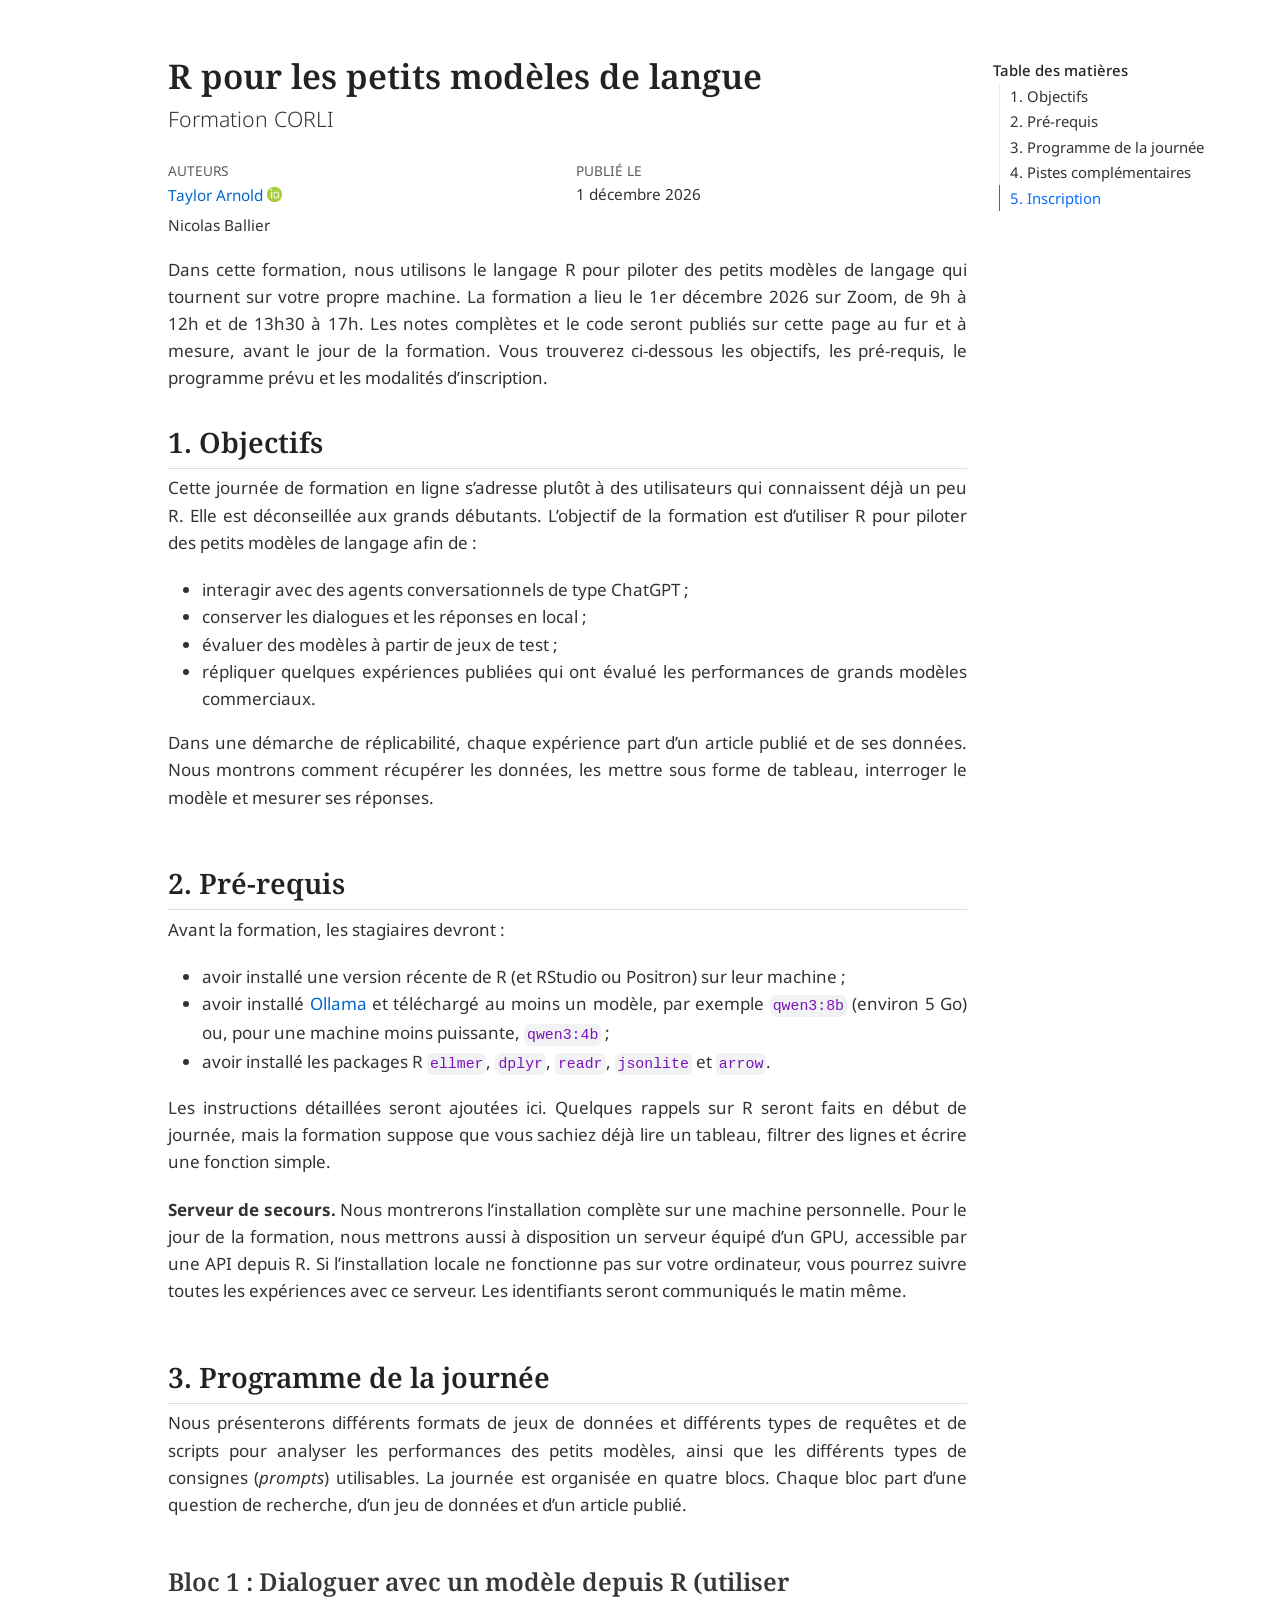
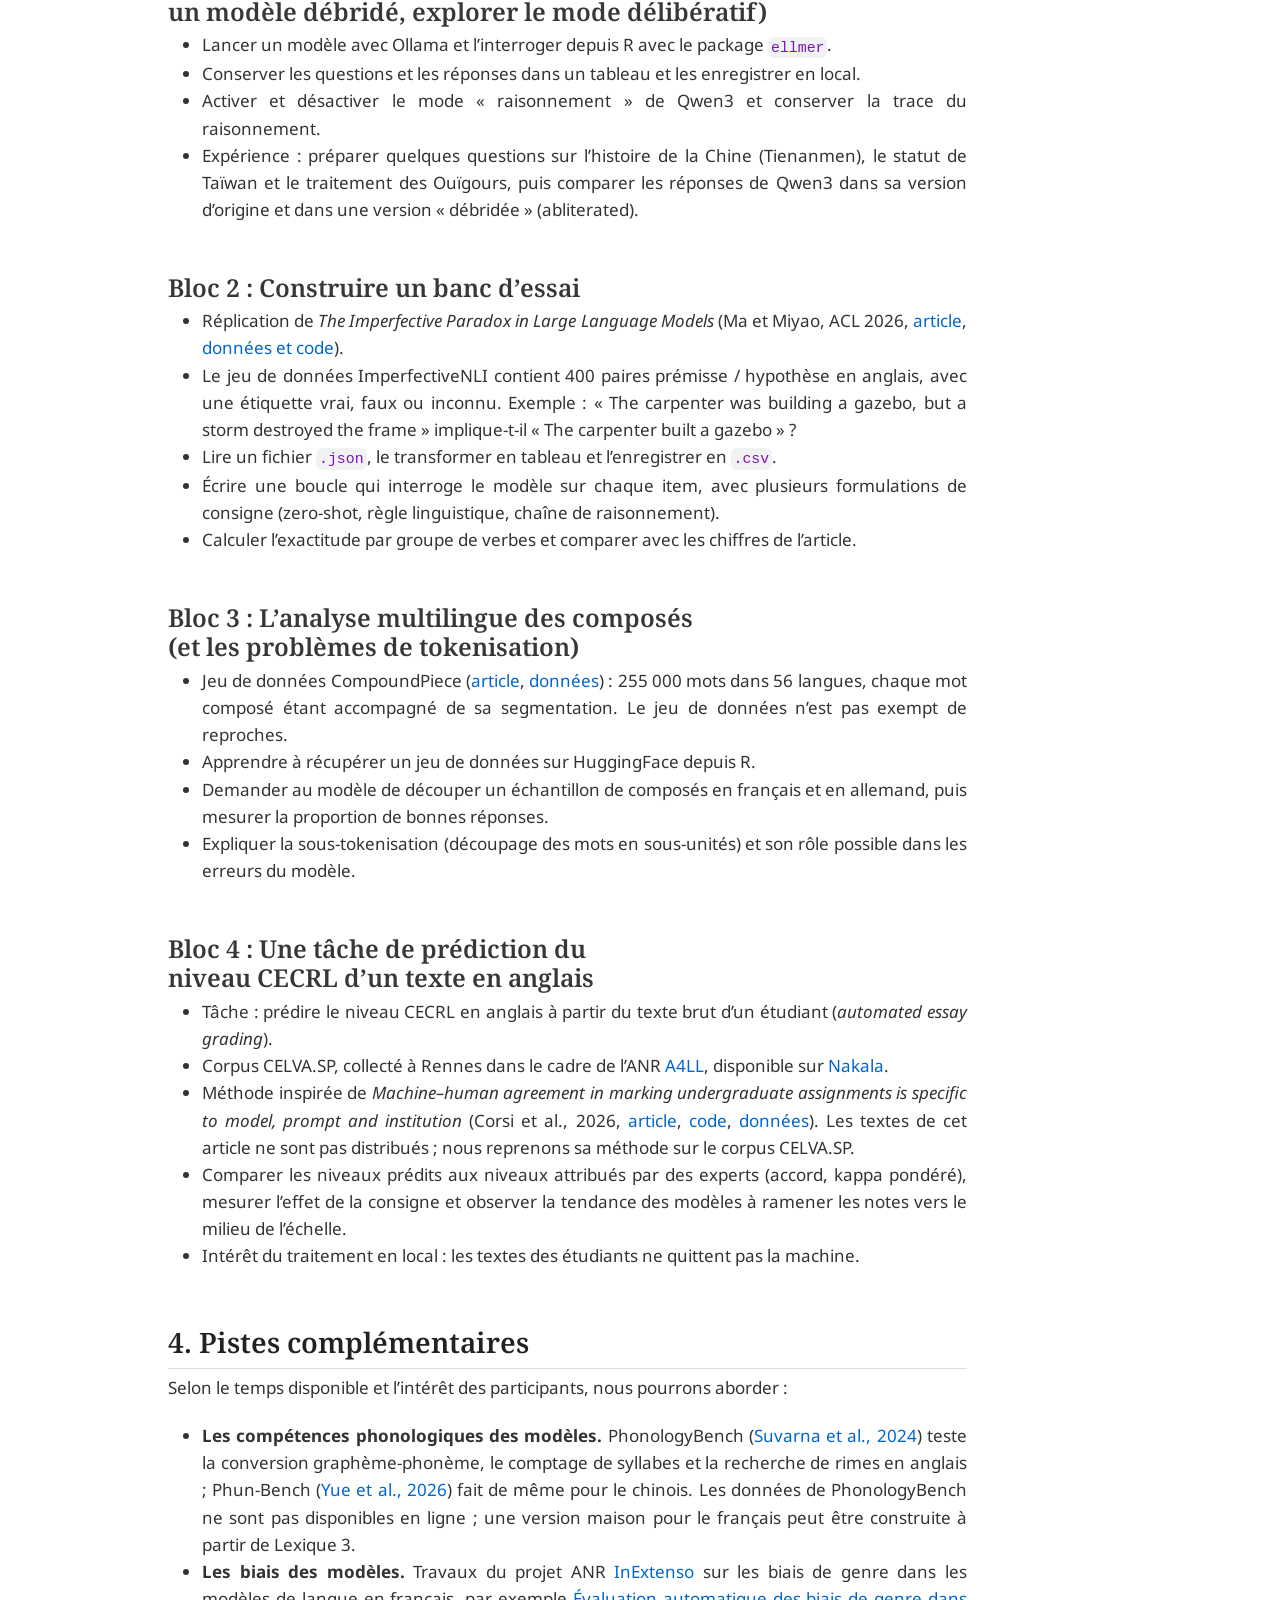
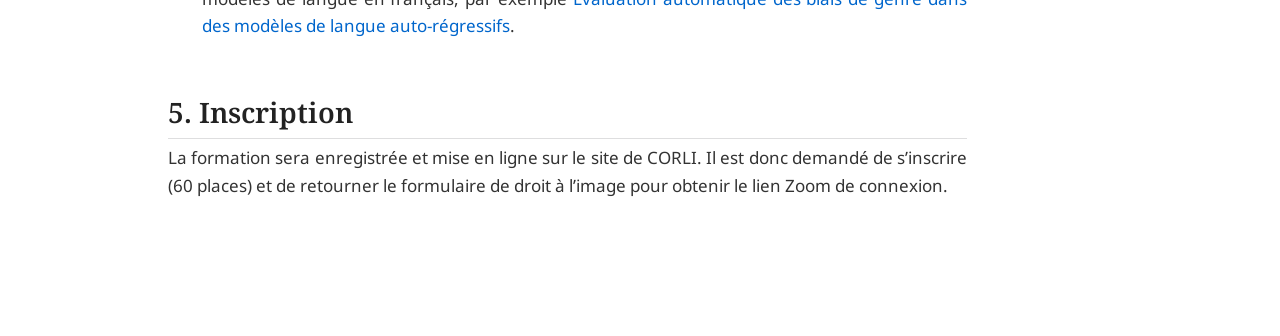
<file: 2026_corli/index.html>
<!DOCTYPE html>
<html xmlns="http://www.w3.org/1999/xhtml" lang="fr" xml:lang="fr"><head>

<meta charset="utf-8">
<meta name="generator" content="quarto-1.10.18">

<meta name="viewport" content="width=device-width, initial-scale=1.0, user-scalable=yes">

<meta name="author" content="Taylor Arnold">
<meta name="author" content="Nicolas Ballier">

<title>R pour les petits modèles de langue</title>
<style>
/* Default styles provided by pandoc.
** See https://pandoc.org/MANUAL.html#variables-for-html for config info.
*/
span.smallcaps{font-variant: small-caps;}
div.columns{display: flex; gap: 1.5em;}
div.column{flex: auto;}
@media screen {
div.columns{gap: min(4vw, 1.5em);}
div.column{overflow-x: auto;}
}
div.hanging-indent{margin-left: 1.5em; text-indent: -1.5em;}
ul.task-list{list-style: none;}
ul.task-list li input[type="checkbox"] {
  width: 0.8em;
  margin: 0 0.8em 0.2em -1em; /* quarto-specific, see https://github.com/quarto-dev/quarto-cli/issues/4556 */ 
  vertical-align: middle;
}
</style>


<script src="index_files/libs/clipboard/clipboard.min.js"></script>
<script src="index_files/libs/quarto-html/quarto.js" type="module"></script>
<script src="index_files/libs/quarto-html/tabsets/tabsets.js" type="module"></script>
<script src="index_files/libs/quarto-html/popper.min.js"></script>
<script src="index_files/libs/quarto-html/tippy.umd.min.js"></script>
<script src="index_files/libs/quarto-html/anchor.min.js"></script>
<link href="index_files/libs/quarto-html/tippy.css" rel="stylesheet">
<link href="index_files/libs/quarto-html/quarto-syntax-highlighting-64a204ab8560d761af7679ceaba22944.css" rel="stylesheet" id="quarto-text-highlighting-styles">
<script src="index_files/libs/bootstrap/bootstrap.min.js"></script>
<link href="index_files/libs/bootstrap/bootstrap-icons.css" rel="stylesheet">
<link href="index_files/libs/bootstrap/bootstrap-917079515d91bccb85b543faf8aa8bb6.min.css" rel="stylesheet" append-hash="true" id="quarto-bootstrap" data-mode="light">
  <link rel="stylesheet" href="css/reset.css">
  <link rel="stylesheet" href="css/fonts.css">
  <link rel="stylesheet" href="css/site.css">

  <link rel="icon" type="image/x-icon" href="img/favicon.ico">


</head>

<body class="quarto-light">

<div id="quarto-content" class="page-columns page-rows-contents page-layout-article">
<div id="quarto-margin-sidebar" class="sidebar margin-sidebar">
  <nav id="TOC" role="doc-toc" class="toc-active">
    <h2 id="toc-title">Table des matières</h2>
   
  <ul>
  <li><a href="#objectifs" id="toc-objectifs" class="nav-link active" data-scroll-target="#objectifs">1. Objectifs</a></li>
  <li><a href="#pré-requis" id="toc-pré-requis" class="nav-link" data-scroll-target="#pré-requis">2. Pré-requis</a></li>
  <li><a href="#programme-de-la-journée" id="toc-programme-de-la-journée" class="nav-link" data-scroll-target="#programme-de-la-journée">3. Programme de la journée</a>
  <ul class="collapse">
  <li><a href="#bloc-1-dialoguer-avec-un-modèle-depuis-r-utiliser-un-modèle-débridé-explorer-le-mode-délibératif" id="toc-bloc-1-dialoguer-avec-un-modèle-depuis-r-utiliser-un-modèle-débridé-explorer-le-mode-délibératif" class="nav-link" data-scroll-target="#bloc-1-dialoguer-avec-un-modèle-depuis-r-utiliser-un-modèle-débridé-explorer-le-mode-délibératif">Bloc 1 : Dialoguer avec un modèle depuis R (utiliser un modèle débridé, explorer le mode délibératif)</a></li>
  <li><a href="#bloc-2-construire-un-banc-dessai" id="toc-bloc-2-construire-un-banc-dessai" class="nav-link" data-scroll-target="#bloc-2-construire-un-banc-dessai">Bloc 2 : Construire un banc d’essai</a></li>
  <li><a href="#bloc-3-lanalyse-multilingue-des-composés-et-les-problèmes-de-tokenisation" id="toc-bloc-3-lanalyse-multilingue-des-composés-et-les-problèmes-de-tokenisation" class="nav-link" data-scroll-target="#bloc-3-lanalyse-multilingue-des-composés-et-les-problèmes-de-tokenisation">Bloc 3 : L’analyse multilingue des composés (et les problèmes de tokenisation)</a></li>
  <li><a href="#bloc-4-une-tâche-de-prédiction-du-niveau-cecrl-dun-texte-en-anglais" id="toc-bloc-4-une-tâche-de-prédiction-du-niveau-cecrl-dun-texte-en-anglais" class="nav-link" data-scroll-target="#bloc-4-une-tâche-de-prédiction-du-niveau-cecrl-dun-texte-en-anglais">Bloc 4 : Une tâche de prédiction du niveau CECRL d’un texte en anglais</a></li>
  </ul></li>
  <li><a href="#pistes-complémentaires" id="toc-pistes-complémentaires" class="nav-link" data-scroll-target="#pistes-complémentaires">4. Pistes complémentaires</a></li>
  <li><a href="#inscription" id="toc-inscription" class="nav-link" data-scroll-target="#inscription">5. Inscription</a></li>
  </ul>
</nav>
</div>
<main class="content" id="quarto-document-content">


<header id="title-block-header" class="quarto-title-block default">
<div class="quarto-title">
<h1 class="title">R pour les petits modèles de langue</h1>
<p class="subtitle lead">Formation CORLI</p>
</div>



<div class="quarto-title-meta">

    <div>
    <div class="quarto-title-meta-heading">Auteurs</div>
    <div class="quarto-title-meta-contents">
             <p><a href="https://taylorarnold.org/">Taylor Arnold</a> <a href="https://orcid.org/0000-0003-0576-0669" class="quarto-title-author-orcid" aria-label="ORCID profile for Taylor Arnold"> <img alt="" src="[data-uri]"></a></p>
             <p>Nicolas Ballier </p>
          </div>
  </div>
    
    <div>
    <div class="quarto-title-meta-heading">Publié le</div>
    <div class="quarto-title-meta-contents">
      <p class="date">1 décembre 2026</p>
    </div>
  </div>
  
    
  </div>
  


</header>


<p>Dans cette formation, nous utilisons le langage R pour piloter des petits modèles de langage qui tournent sur votre propre machine. La formation a lieu le 1er décembre 2026 sur Zoom, de 9h à 12h et de 13h30 à 17h. Les notes complètes et le code seront publiés sur cette page au fur et à mesure, avant le jour de la formation. Vous trouverez ci-dessous les objectifs, les pré-requis, le programme prévu et les modalités d’inscription.</p>
<section id="objectifs" class="level2">
<h2 class="anchored" data-anchor-id="objectifs">1. Objectifs</h2>
<p>Cette journée de formation en ligne s’adresse plutôt à des utilisateurs qui connaissent déjà un peu R. Elle est déconseillée aux grands débutants. L’objectif de la formation est d’utiliser R pour piloter des petits modèles de langage afin de :</p>
<ul>
<li>interagir avec des agents conversationnels de type ChatGPT ;</li>
<li>conserver les dialogues et les réponses en local ;</li>
<li>évaluer des modèles à partir de jeux de test ;</li>
<li>répliquer quelques expériences publiées qui ont évalué les performances de grands modèles commerciaux.</li>
</ul>
<p>Dans une démarche de réplicabilité, chaque expérience part d’un article publié et de ses données. Nous montrons comment récupérer les données, les mettre sous forme de tableau, interroger le modèle et mesurer ses réponses.</p>
</section>
<section id="pré-requis" class="level2">
<h2 class="anchored" data-anchor-id="pré-requis">2. Pré-requis</h2>
<p>Avant la formation, les stagiaires devront :</p>
<ul>
<li>avoir installé une version récente de R (et RStudio ou Positron) sur leur machine ;</li>
<li>avoir installé <a href="https://ollama.com/">Ollama</a> et téléchargé au moins un modèle, par exemple <code>qwen3:8b</code> (environ 5 Go) ou, pour une machine moins puissante, <code>qwen3:4b</code> ;</li>
<li>avoir installé les packages R <code>ellmer</code>, <code>dplyr</code>, <code>readr</code>, <code>jsonlite</code> et <code>arrow</code>.</li>
</ul>
<p>Les instructions détaillées seront ajoutées ici. Quelques rappels sur R seront faits en début de journée, mais la formation suppose que vous sachiez déjà lire un tableau, filtrer des lignes et écrire une fonction simple.</p>
<p><strong>Serveur de secours.</strong> Nous montrerons l’installation complète sur une machine personnelle. Pour le jour de la formation, nous mettrons aussi à disposition un serveur équipé d’un GPU, accessible par une API depuis R. Si l’installation locale ne fonctionne pas sur votre ordinateur, vous pourrez suivre toutes les expériences avec ce serveur. Les identifiants seront communiqués le matin même.</p>
</section>
<section id="programme-de-la-journée" class="level2">
<h2 class="anchored" data-anchor-id="programme-de-la-journée">3. Programme de la journée</h2>
<p>Nous présenterons différents formats de jeux de données et différents types de requêtes et de scripts pour analyser les performances des petits modèles, ainsi que les différents types de consignes (<em>prompts</em>) utilisables. La journée est organisée en quatre blocs. Chaque bloc part d’une question de recherche, d’un jeu de données et d’un article publié.</p>
<section id="bloc-1-dialoguer-avec-un-modèle-depuis-r-utiliser-un-modèle-débridé-explorer-le-mode-délibératif" class="level3">
<h3 class="anchored" data-anchor-id="bloc-1-dialoguer-avec-un-modèle-depuis-r-utiliser-un-modèle-débridé-explorer-le-mode-délibératif">Bloc 1 : Dialoguer avec un modèle depuis R (utiliser un modèle débridé, explorer le mode délibératif)</h3>
<ul>
<li>Lancer un modèle avec Ollama et l’interroger depuis R avec le package <code>ellmer</code>.</li>
<li>Conserver les questions et les réponses dans un tableau et les enregistrer en local.</li>
<li>Activer et désactiver le mode « raisonnement » de Qwen3 et conserver la trace du raisonnement.</li>
<li>Expérience : préparer quelques questions sur l’histoire de la Chine (Tienanmen), le statut de Taïwan et le traitement des Ouïgours, puis comparer les réponses de Qwen3 dans sa version d’origine et dans une version « débridée » (abliterated).</li>
</ul>
</section>
<section id="bloc-2-construire-un-banc-dessai" class="level3">
<h3 class="anchored" data-anchor-id="bloc-2-construire-un-banc-dessai">Bloc 2 : Construire un banc d’essai</h3>
<ul>
<li>Réplication de <em>The Imperfective Paradox in Large Language Models</em> (Ma et Miyao, ACL 2026, <a href="https://aclanthology.org/2026.acl-long.689/">article</a>, <a href="https://github.com/boleima/ImperfectiveParadox">données et code</a>).</li>
<li>Le jeu de données ImperfectiveNLI contient 400 paires prémisse / hypothèse en anglais, avec une étiquette vrai, faux ou inconnu. Exemple : « The carpenter was building a gazebo, but a storm destroyed the frame » implique-t-il « The carpenter built a gazebo » ?</li>
<li>Lire un fichier <code>.json</code>, le transformer en tableau et l’enregistrer en <code>.csv</code>.</li>
<li>Écrire une boucle qui interroge le modèle sur chaque item, avec plusieurs formulations de consigne (zero-shot, règle linguistique, chaîne de raisonnement).</li>
<li>Calculer l’exactitude par groupe de verbes et comparer avec les chiffres de l’article.</li>
</ul>
</section>
<section id="bloc-3-lanalyse-multilingue-des-composés-et-les-problèmes-de-tokenisation" class="level3">
<h3 class="anchored" data-anchor-id="bloc-3-lanalyse-multilingue-des-composés-et-les-problèmes-de-tokenisation">Bloc 3 : L’analyse multilingue des composés (et les problèmes de tokenisation)</h3>
<ul>
<li>Jeu de données CompoundPiece (<a href="https://arxiv.org/abs/2305.14214">article</a>, <a href="https://huggingface.co/datasets/benjamin/compoundpiece">données</a>) : 255 000 mots dans 56 langues, chaque mot composé étant accompagné de sa segmentation. Le jeu de données n’est pas exempt de reproches.</li>
<li>Apprendre à récupérer un jeu de données sur HuggingFace depuis R.</li>
<li>Demander au modèle de découper un échantillon de composés en français et en allemand, puis mesurer la proportion de bonnes réponses.</li>
<li>Expliquer la sous-tokenisation (découpage des mots en sous-unités) et son rôle possible dans les erreurs du modèle.</li>
</ul>
</section>
<section id="bloc-4-une-tâche-de-prédiction-du-niveau-cecrl-dun-texte-en-anglais" class="level3">
<h3 class="anchored" data-anchor-id="bloc-4-une-tâche-de-prédiction-du-niveau-cecrl-dun-texte-en-anglais">Bloc 4 : Une tâche de prédiction du niveau CECRL d’un texte en anglais</h3>
<ul>
<li>Tâche : prédire le niveau CECRL en anglais à partir du texte brut d’un étudiant (<em>automated essay grading</em>).</li>
<li>Corpus CELVA.SP, collecté à Rennes dans le cadre de l’ANR <a href="https://lidile.recherche.univ-rennes2.fr/article/a4ll-analytics-language-learning">A4LL</a>, disponible sur <a href="https://www.nakala.fr/10.34847/nkl.98cb790l">Nakala</a>.</li>
<li>Méthode inspirée de <em>Machine–human agreement in marking undergraduate assignments is specific to model, prompt and institution</em> (Corsi et al., 2026, <a href="https://arxiv.org/abs/2610.18019">article</a>, <a href="https://github.com/giuliocorsi/machine-human-marking-agreement">code</a>, <a href="https://zenodo.org/records/21676733">données</a>). Les textes de cet article ne sont pas distribués ; nous reprenons sa méthode sur le corpus CELVA.SP.</li>
<li>Comparer les niveaux prédits aux niveaux attribués par des experts (accord, kappa pondéré), mesurer l’effet de la consigne et observer la tendance des modèles à ramener les notes vers le milieu de l’échelle.</li>
<li>Intérêt du traitement en local : les textes des étudiants ne quittent pas la machine.</li>
</ul>
</section>
</section>
<section id="pistes-complémentaires" class="level2">
<h2 class="anchored" data-anchor-id="pistes-complémentaires">4. Pistes complémentaires</h2>
<p>Selon le temps disponible et l’intérêt des participants, nous pourrons aborder :</p>
<ul>
<li><strong>Les compétences phonologiques des modèles.</strong> PhonologyBench (<a href="https://aclanthology.org/2024.knowllm-1.1.pdf">Suvarna et al., 2024</a>) teste la conversion graphème-phonème, le comptage de syllabes et la recherche de rimes en anglais ; Phun-Bench (<a href="https://aclanthology.org/2026.acl-long.1041/">Yue et al., 2026</a>) fait de même pour le chinois. Les données de PhonologyBench ne sont pas disponibles en ligne ; une version maison pour le français peut être construite à partir de Lexique 3.</li>
<li><strong>Les biais des modèles.</strong> Travaux du projet ANR <a href="https://anr-inextenso.loria.fr/publications/">InExtenso</a> sur les biais de genre dans les modèles de langue en français, par exemple <a href="https://inria.hal.science/hal-04621134v1">Évaluation automatique des biais de genre dans des modèles de langue auto-régressifs</a>.</li>
</ul>
</section>
<section id="inscription" class="level2">
<h2 class="anchored" data-anchor-id="inscription">5. Inscription</h2>
<p>La formation sera enregistrée et mise en ligne sur le site de CORLI. Il est donc demandé de s’inscrire (60 places) et de retourner le formulaire de droit à l’image pour obtenir le lien Zoom de connexion.</p>
</section>

</main>
<!-- /main column -->

<script id="quarto-html-after-body" type="application/javascript">
  window.document.addEventListener("DOMContentLoaded", function (event) {
    const icon = "";
    const anchorJS = new window.AnchorJS();
    anchorJS.options = {
      placement: 'right',
      icon: icon
    };
    anchorJS.add('.anchored');
    const isCodeAnnotation = (el) => {
      for (const clz of el.classList) {
        if (clz.startsWith('code-annotation-')) {                     
          return true;
        }
      }
      return false;
    }
    const onCopySuccess = function(e) {
      // button target
      const button = e.trigger;
      // don't keep focus
      button.blur();
      // flash "checked"
      button.classList.add('code-copy-button-checked');
      var currentTitle = button.getAttribute("title");
      button.setAttribute("title", "Copié");
      let tooltip;
      if (window.bootstrap) {
        button.setAttribute("data-bs-toggle", "tooltip");
        button.setAttribute("data-bs-placement", "left");
        button.setAttribute("data-bs-title", "Copié");
        tooltip = new bootstrap.Tooltip(button, 
          { trigger: "manual", 
            customClass: "code-copy-button-tooltip",
            offset: [0, -8]});
        tooltip.show();    
      }
      setTimeout(function() {
        if (tooltip) {
          tooltip.hide();
          button.removeAttribute("data-bs-title");
          button.removeAttribute("data-bs-toggle");
          button.removeAttribute("data-bs-placement");
        }
        button.setAttribute("title", currentTitle);
        button.classList.remove('code-copy-button-checked');
      }, 1000);
      // clear code selection
      e.clearSelection();
    }
    const getTextToCopy = function(trigger) {
      const outerScaffold = trigger.parentElement.cloneNode(true);
      const codeEl = outerScaffold.querySelector('code');
      for (const childEl of codeEl.children) {
        if (isCodeAnnotation(childEl)) {
          childEl.remove();
        }
      }
      return codeEl.innerText;
    }
    const clipboard = new window.ClipboardJS('.code-copy-button:not([data-in-quarto-modal])', {
      text: getTextToCopy
    });
    clipboard.on('success', onCopySuccess);
    if (window.document.getElementById('quarto-embedded-source-code-modal')) {
      const clipboardModal = new window.ClipboardJS('.code-copy-button[data-in-quarto-modal]', {
        text: getTextToCopy,
        container: window.document.getElementById('quarto-embedded-source-code-modal')
      });
      clipboardModal.on('success', onCopySuccess);
    }
      var localhostRegex = new RegExp(/^(?:http|https):\/\/localhost\:?[0-9]*\//);
      var mailtoRegex = new RegExp(/^mailto:/);
        var filterRegex = new RegExp('/' + window.location.host + '/');
      var isInternal = (href) => {
          return filterRegex.test(href) || localhostRegex.test(href) || mailtoRegex.test(href);
      }
      // Inspect non-navigation links and adorn them if external
     var links = window.document.querySelectorAll('a[href]:not(.nav-link):not(.navbar-brand):not(.toc-action):not(.sidebar-link):not(.sidebar-item-toggle):not(.pagination-link):not(.no-external):not([aria-hidden]):not(.dropdown-item):not(.quarto-navigation-tool):not(.about-link)');
      for (var i=0; i<links.length; i++) {
        const link = links[i];
        if (!isInternal(link.href)) {
          // undo the damage that might have been done by quarto-nav.js in the case of
          // links that we want to consider external
          if (link.dataset.originalHref !== undefined) {
            link.href = link.dataset.originalHref;
          }
            // target, if specified
            link.setAttribute("target", "_blank");
            if (link.getAttribute("rel") === null) {
              link.setAttribute("rel", "noopener");
            }
        }
      }
    function tippyHover(el, contentFn, onTriggerFn, onUntriggerFn) {
      const config = {
        allowHTML: true,
        maxWidth: 500,
        delay: 100,
        arrow: false,
        appendTo: function(el) {
            return el.parentElement;
        },
        interactive: true,
        interactiveBorder: 10,
        theme: 'quarto',
        placement: 'bottom-start',
      };
      if (contentFn) {
        config.content = contentFn;
      }
      if (onTriggerFn) {
        config.onTrigger = onTriggerFn;
      }
      if (onUntriggerFn) {
        config.onUntrigger = onUntriggerFn;
      }
      window.tippy(el, config); 
    }
    const noterefs = window.document.querySelectorAll('a[role="doc-noteref"]');
    for (var i=0; i<noterefs.length; i++) {
      const ref = noterefs[i];
      tippyHover(ref, function() {
        // use id or data attribute instead here
        let href = ref.getAttribute('data-footnote-href') || ref.getAttribute('href');
        try { href = new URL(href).hash; } catch {}
        const id = href.replace(/^#\/?/, "");
        const note = window.document.getElementById(id);
        if (note) {
          return note.innerHTML;
        } else {
          return "";
        }
      });
    }
    const xrefs = window.document.querySelectorAll('a.quarto-xref');
    const processXRef = (id, note) => {
      // Strip column container classes
      const stripColumnClz = (el) => {
        el.classList.remove("page-full", "page-columns");
        if (el.children) {
          for (const child of el.children) {
            stripColumnClz(child);
          }
        }
      }
      stripColumnClz(note)
      if (id === null || id.startsWith('sec-')) {
        // Special case sections, only their first couple elements
        const container = document.createElement("div");
        if (note.children && note.children.length > 2) {
          container.appendChild(note.children[0].cloneNode(true));
          for (let i = 1; i < note.children.length; i++) {
            const child = note.children[i];
            if (child.tagName === "P" && child.innerText === "") {
              continue;
            } else {
              container.appendChild(child.cloneNode(true));
              break;
            }
          }
          if (window.Quarto?.typesetMath) {
            window.Quarto.typesetMath(container);
          }
          return container.innerHTML
        } else {
          if (window.Quarto?.typesetMath) {
            window.Quarto.typesetMath(note);
          }
          return note.innerHTML;
        }
      } else {
        // Remove any anchor links if they are present
        const anchorLink = note.querySelector('a.anchorjs-link');
        if (anchorLink) {
          anchorLink.remove();
        }
        if (window.Quarto?.typesetMath) {
          window.Quarto.typesetMath(note);
        }
        if (note.classList.contains("callout")) {
          return note.outerHTML;
        } else {
          return note.innerHTML;
        }
      }
    }
    for (var i=0; i<xrefs.length; i++) {
      const xref = xrefs[i];
      tippyHover(xref, undefined, function(instance) {
        instance.disable();
        let url = xref.getAttribute('href');
        let hash = undefined; 
        if (url.startsWith('#')) {
          hash = url;
        } else {
          try { hash = new URL(url).hash; } catch {}
        }
        if (hash) {
          const id = hash.replace(/^#\/?/, "");
          const note = window.document.getElementById(id);
          if (note !== null) {
            try {
              const html = processXRef(id, note.cloneNode(true));
              instance.setContent(html);
            } finally {
              instance.enable();
              instance.show();
            }
          } else {
            // See if we can fetch this
            fetch(url.split('#')[0])
            .then(res => res.text())
            .then(html => {
              const parser = new DOMParser();
              const htmlDoc = parser.parseFromString(html, "text/html");
              const note = htmlDoc.getElementById(id);
              if (note !== null) {
                const html = processXRef(id, note);
                instance.setContent(html);
              } 
            }).finally(() => {
              instance.enable();
              instance.show();
            });
          }
        } else {
          // See if we can fetch a full url (with no hash to target)
          // This is a special case and we should probably do some content thinning / targeting
          fetch(url)
          .then(res => res.text())
          .then(html => {
            const parser = new DOMParser();
            const htmlDoc = parser.parseFromString(html, "text/html");
            const note = htmlDoc.querySelector('main.content');
            if (note !== null) {
              // This should only happen for chapter cross references
              // (since there is no id in the URL)
              // remove the first header
              if (note.children.length > 0 && note.children[0].tagName === "HEADER") {
                note.children[0].remove();
              }
              const html = processXRef(null, note);
              instance.setContent(html);
            } 
          }).finally(() => {
            instance.enable();
            instance.show();
          });
        }
      }, function(instance) {
      });
    }
        let selectedAnnoteEl;
        const selectorForAnnotation = ( cell, annotation) => {
          let cellAttr = 'data-code-cell="' + cell + '"';
          let lineAttr = 'data-code-annotation="' +  annotation + '"';
          const selector = 'span[' + cellAttr + '][' + lineAttr + ']';
          return selector;
        }
        const selectCodeLines = (annoteEl) => {
          const doc = window.document;
          const targetCell = annoteEl.getAttribute("data-target-cell");
          const targetAnnotation = annoteEl.getAttribute("data-target-annotation");
          const annoteSpan = window.document.querySelector(selectorForAnnotation(targetCell, targetAnnotation));
          const lines = annoteSpan.getAttribute("data-code-lines").split(",");
          const lineIds = lines.map((line) => {
            return targetCell + "-" + line;
          })
          let top = null;
          let height = null;
          let parent = null;
          if (lineIds.length > 0) {
              //compute the position of the single el (top and bottom and make a div)
              const el = window.document.getElementById(lineIds[0]);
              top = el.offsetTop;
              height = el.offsetHeight;
              parent = el.parentElement.parentElement;
            if (lineIds.length > 1) {
              const lastEl = window.document.getElementById(lineIds[lineIds.length - 1]);
              const bottom = lastEl.offsetTop + lastEl.offsetHeight;
              height = bottom - top;
            }
            if (top !== null && height !== null && parent !== null) {
              // cook up a div (if necessary) and position it 
              let div = window.document.getElementById("code-annotation-line-highlight");
              if (div === null) {
                div = window.document.createElement("div");
                div.setAttribute("id", "code-annotation-line-highlight");
                div.style.position = 'absolute';
                parent.appendChild(div);
              }
              div.style.top = top - 2 + "px";
              div.style.height = height + 4 + "px";
              div.style.left = 0;
              let gutterDiv = window.document.getElementById("code-annotation-line-highlight-gutter");
              if (gutterDiv === null) {
                gutterDiv = window.document.createElement("div");
                gutterDiv.setAttribute("id", "code-annotation-line-highlight-gutter");
                gutterDiv.style.position = 'absolute';
                const codeCell = window.document.getElementById(targetCell);
                const gutter = codeCell.querySelector('.code-annotation-gutter');
                gutter.appendChild(gutterDiv);
              }
              gutterDiv.style.top = top - 2 + "px";
              gutterDiv.style.height = height + 4 + "px";
            }
            selectedAnnoteEl = annoteEl;
          }
        };
        const unselectCodeLines = () => {
          const elementsIds = ["code-annotation-line-highlight", "code-annotation-line-highlight-gutter"];
          elementsIds.forEach((elId) => {
            const div = window.document.getElementById(elId);
            if (div) {
              div.remove();
            }
          });
          selectedAnnoteEl = undefined;
        };
          // Handle positioning of the toggle
      window.addEventListener(
        "resize",
        throttle(() => {
          elRect = undefined;
          if (selectedAnnoteEl) {
            selectCodeLines(selectedAnnoteEl);
          }
        }, 10)
      );
      function throttle(fn, ms) {
      let throttle = false;
      let timer;
        return (...args) => {
          if(!throttle) { // first call gets through
              fn.apply(this, args);
              throttle = true;
          } else { // all the others get throttled
              if(timer) clearTimeout(timer); // cancel #2
              timer = setTimeout(() => {
                fn.apply(this, args);
                timer = throttle = false;
              }, ms);
          }
        };
      }
        // Attach click handler to the DT
        const annoteDls = window.document.querySelectorAll('dt[data-target-cell]');
        for (const annoteDlNode of annoteDls) {
          annoteDlNode.addEventListener('click', (event) => {
            const clickedEl = event.target;
            if (clickedEl !== selectedAnnoteEl) {
              unselectCodeLines();
              const activeEl = window.document.querySelector('dt[data-target-cell].code-annotation-active');
              if (activeEl) {
                activeEl.classList.remove('code-annotation-active');
              }
              selectCodeLines(clickedEl);
              clickedEl.classList.add('code-annotation-active');
            } else {
              // Unselect the line
              unselectCodeLines();
              clickedEl.classList.remove('code-annotation-active');
            }
          });
        }
    const findCites = (el) => {
      const parentEl = el.parentElement;
      if (parentEl) {
        const cites = parentEl.dataset.cites;
        if (cites) {
          return {
            el,
            cites: cites.split(' ')
          };
        } else {
          return findCites(el.parentElement)
        }
      } else {
        return undefined;
      }
    };
    var bibliorefs = window.document.querySelectorAll('a[role="doc-biblioref"]');
    for (var i=0; i<bibliorefs.length; i++) {
      const ref = bibliorefs[i];
      const citeInfo = findCites(ref);
      if (citeInfo) {
        tippyHover(citeInfo.el, function() {
          var popup = window.document.createElement('div');
          citeInfo.cites.forEach(function(cite) {
            var citeDiv = window.document.createElement('div');
            citeDiv.classList.add('hanging-indent');
            citeDiv.classList.add('csl-entry');
            var biblioDiv = window.document.getElementById('ref-' + cite);
            if (biblioDiv) {
              citeDiv.innerHTML = biblioDiv.innerHTML;
            }
            popup.appendChild(citeDiv);
          });
          return popup.innerHTML;
        });
      }
    }
  });
  </script>
</div> <!-- /content -->




</body></html>
</file>
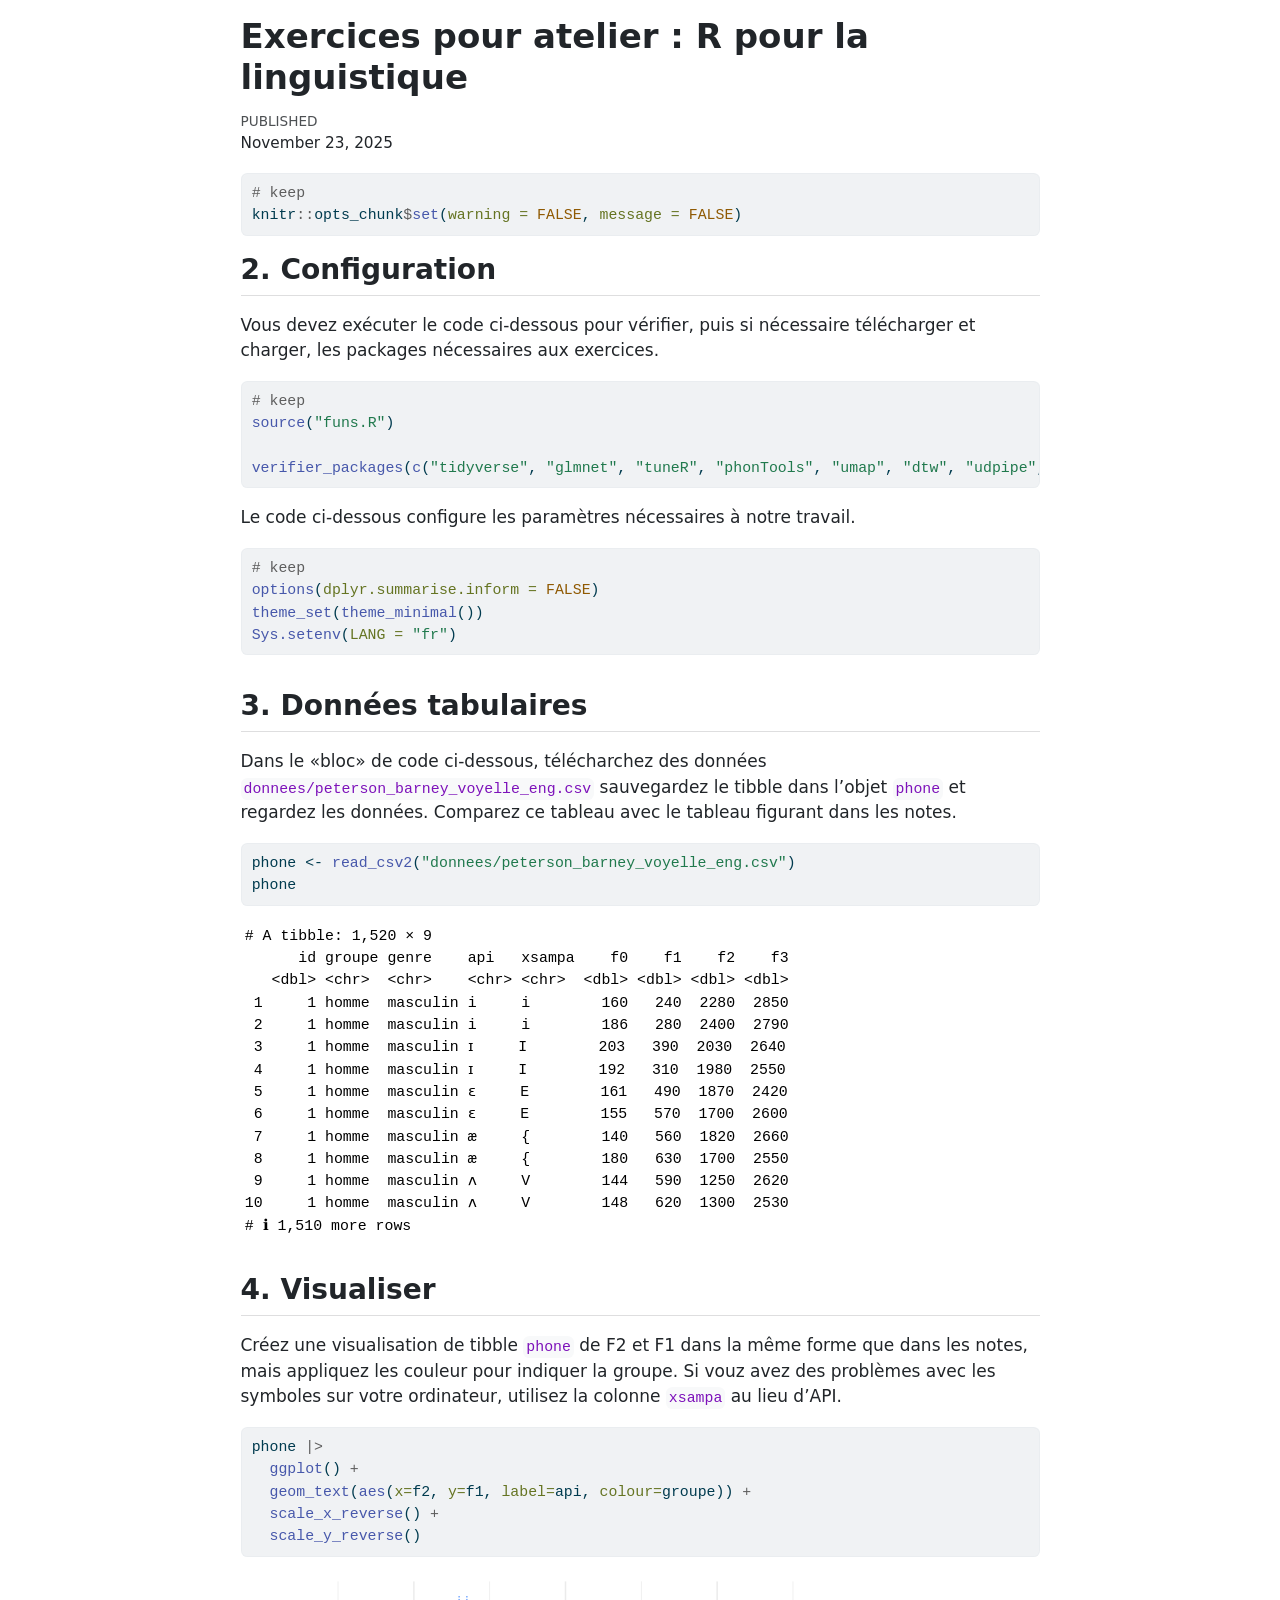
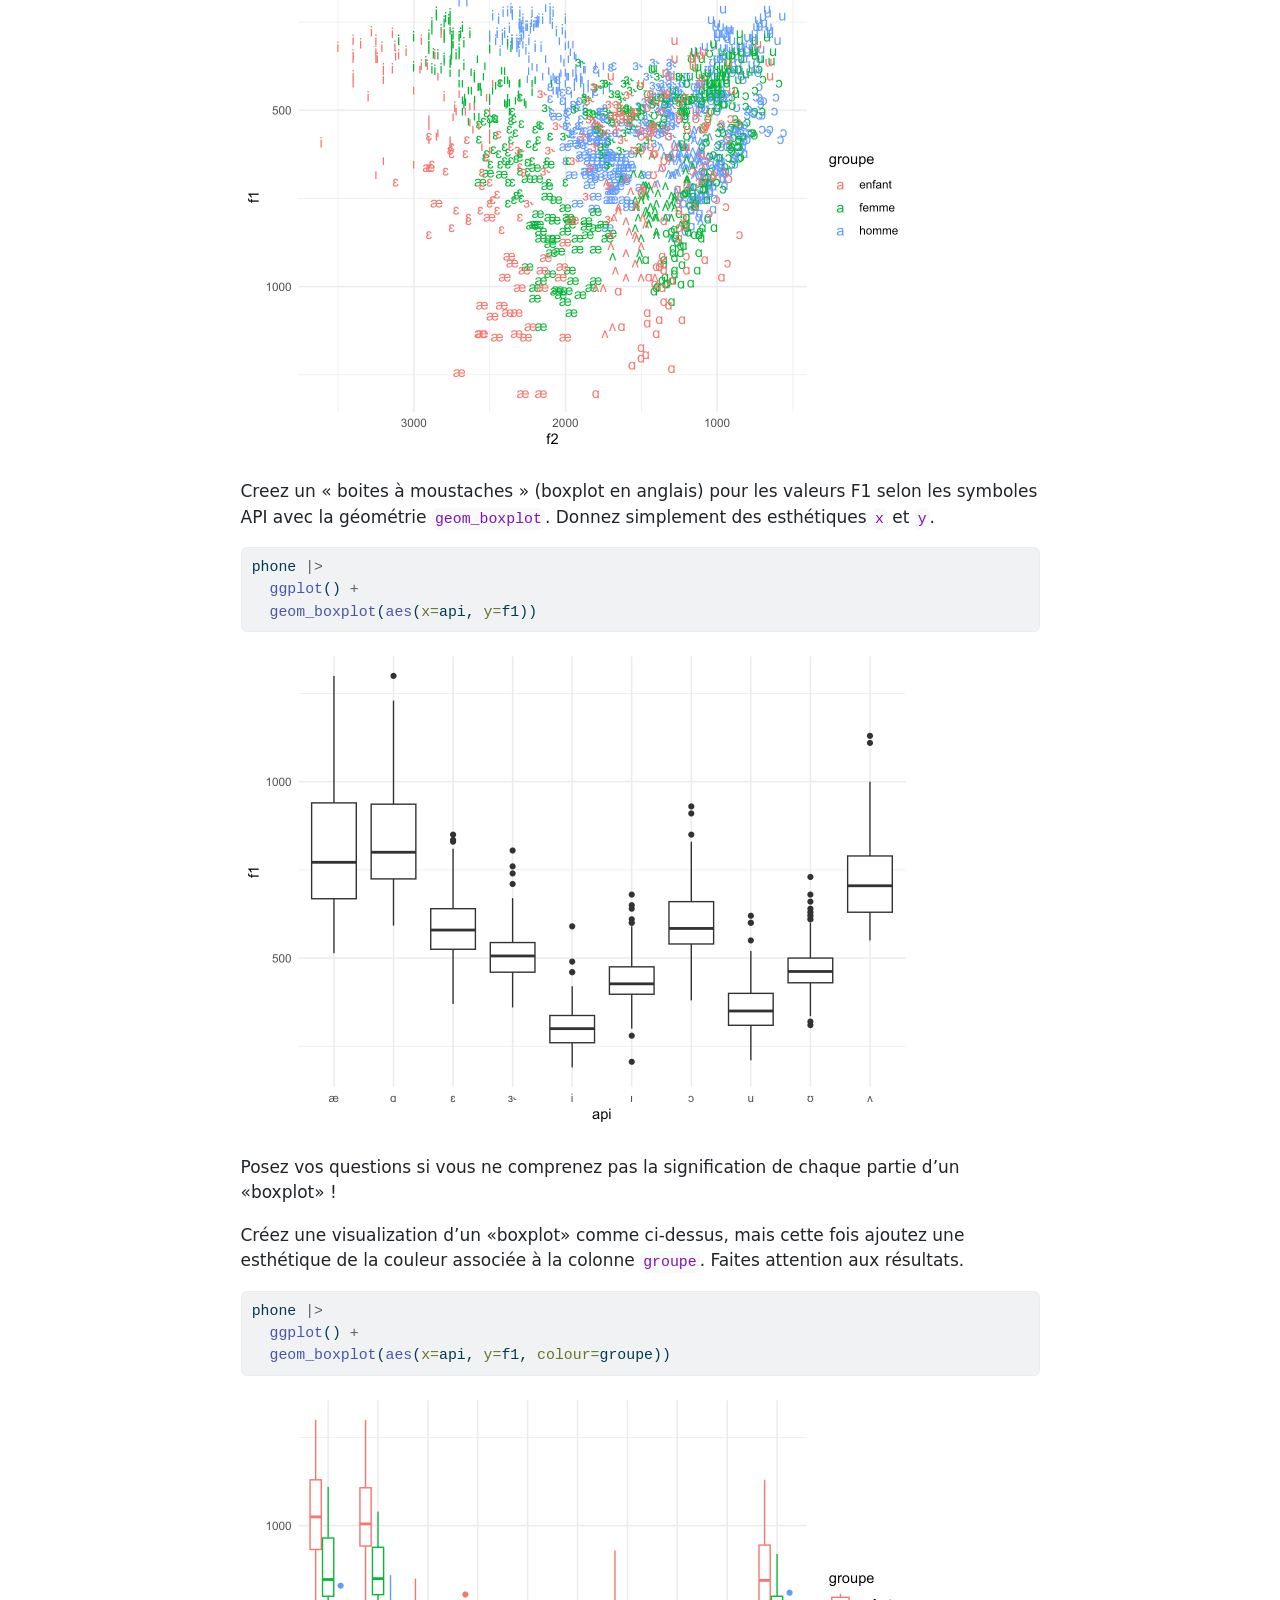
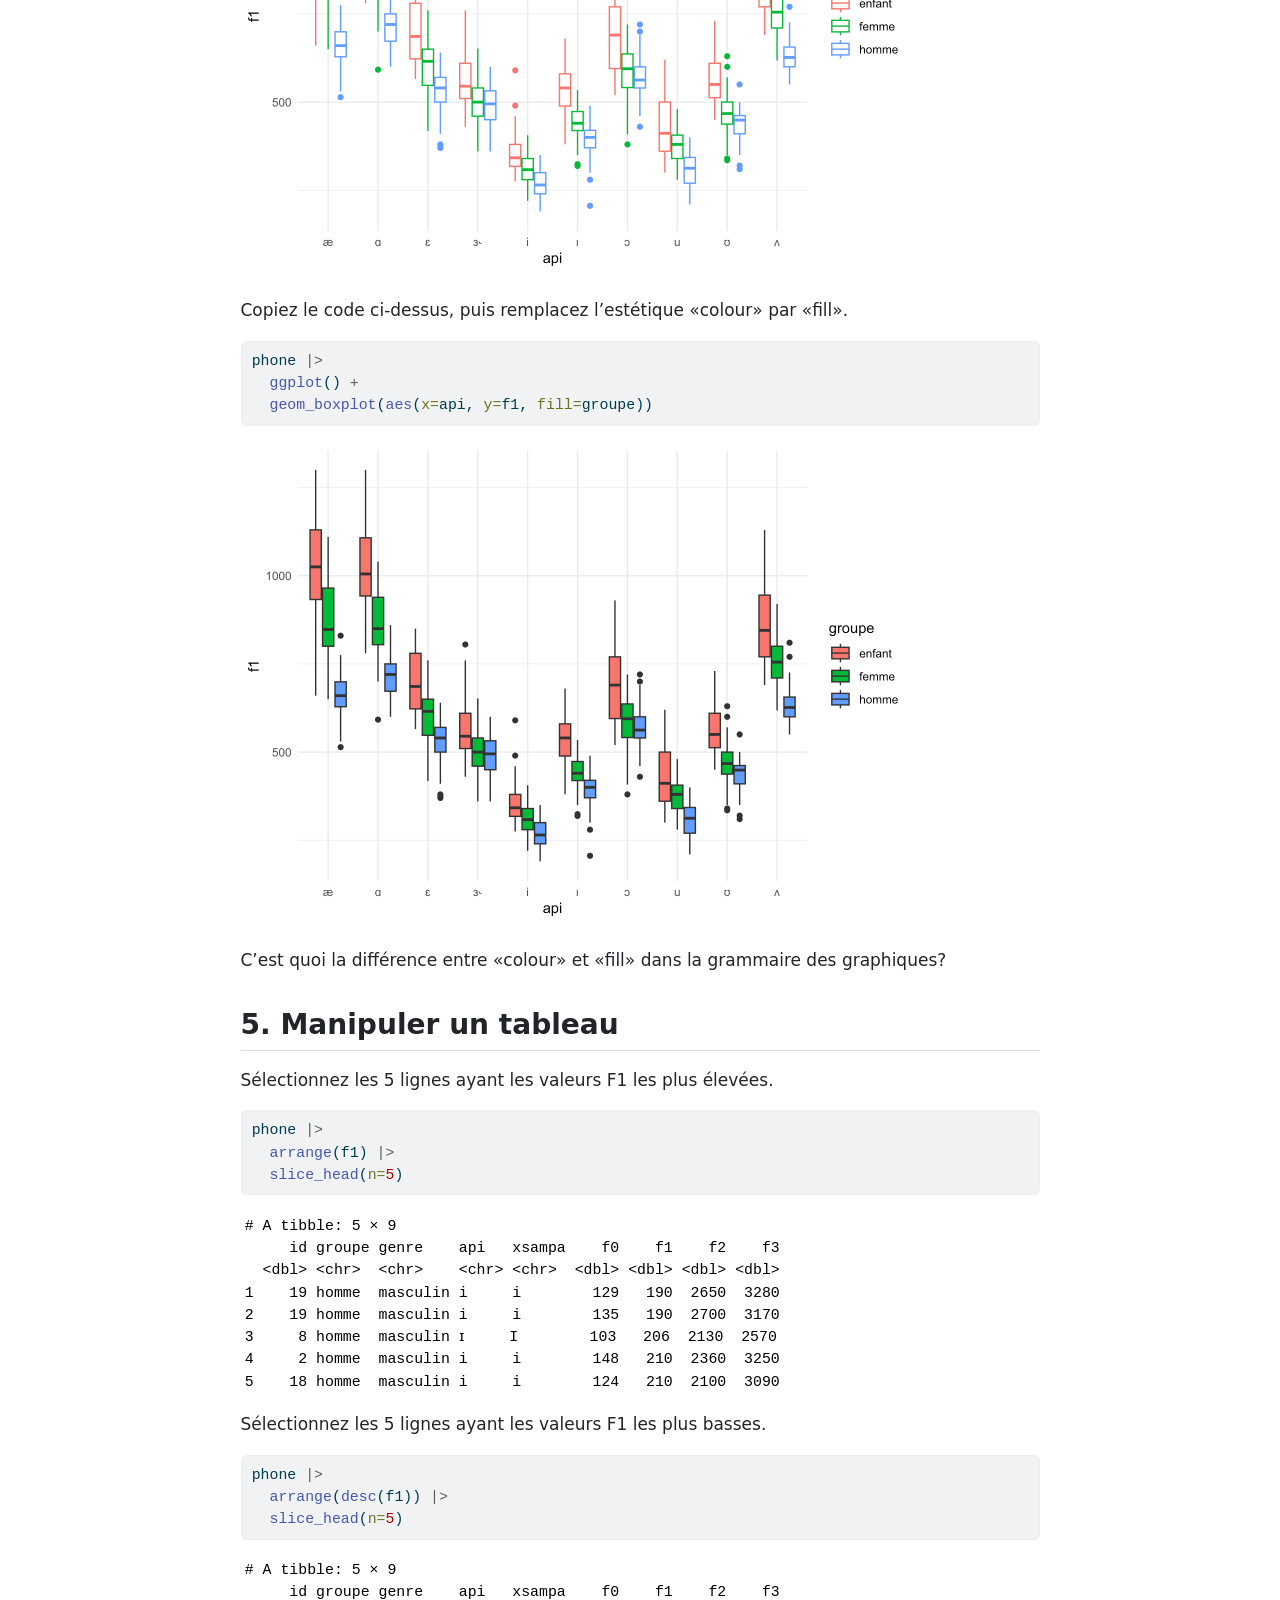
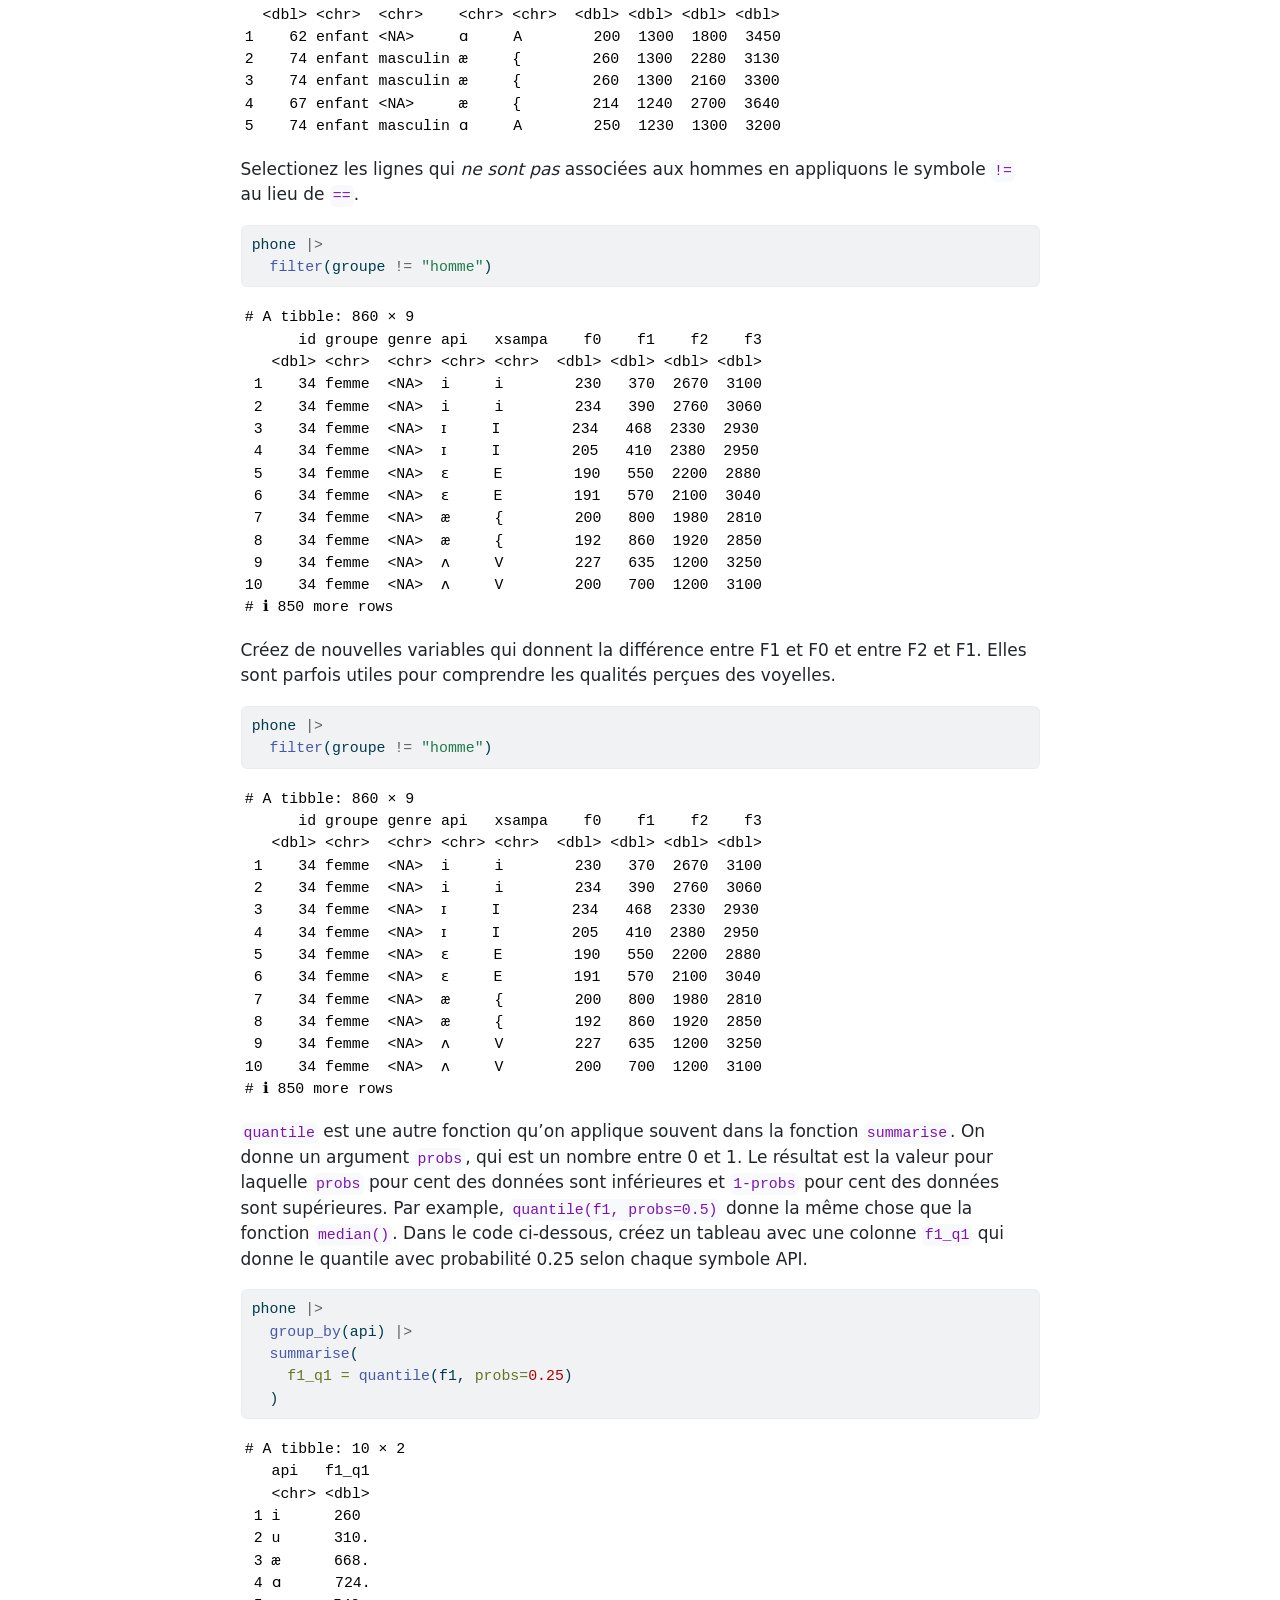
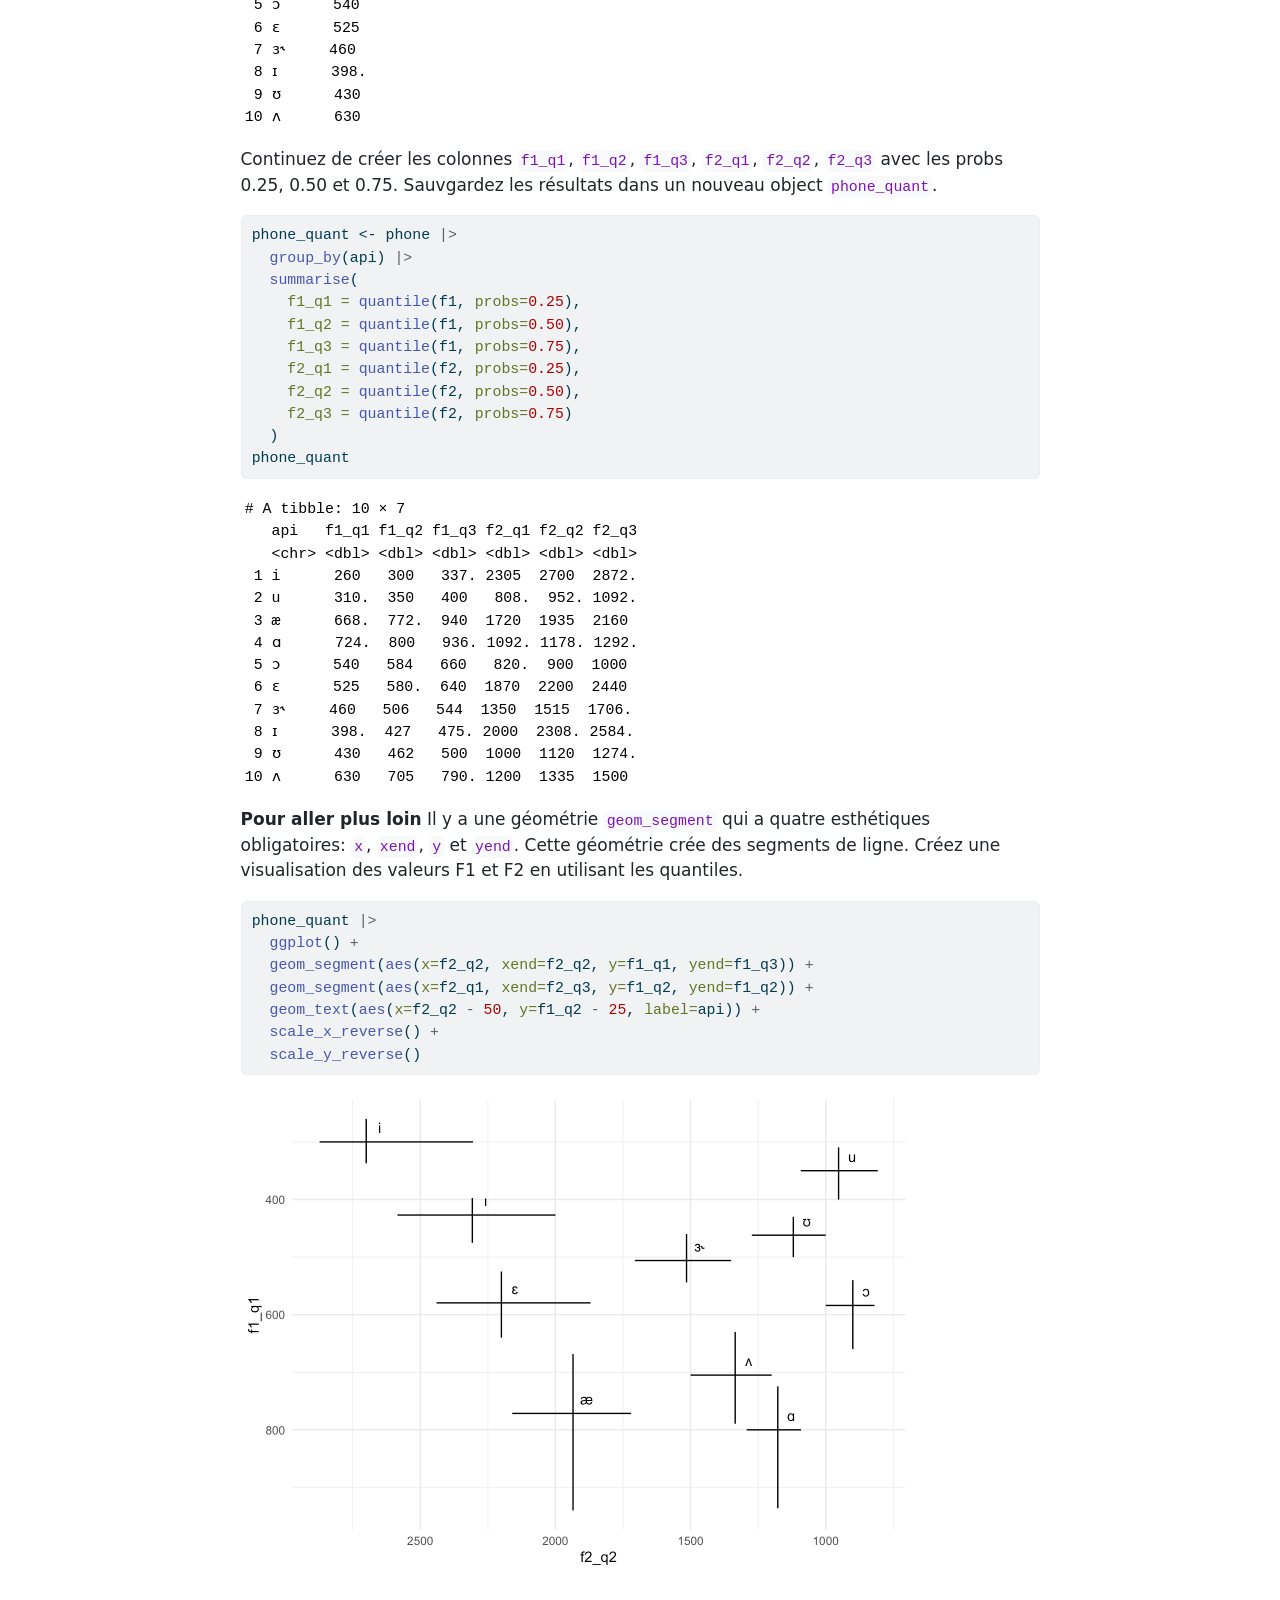
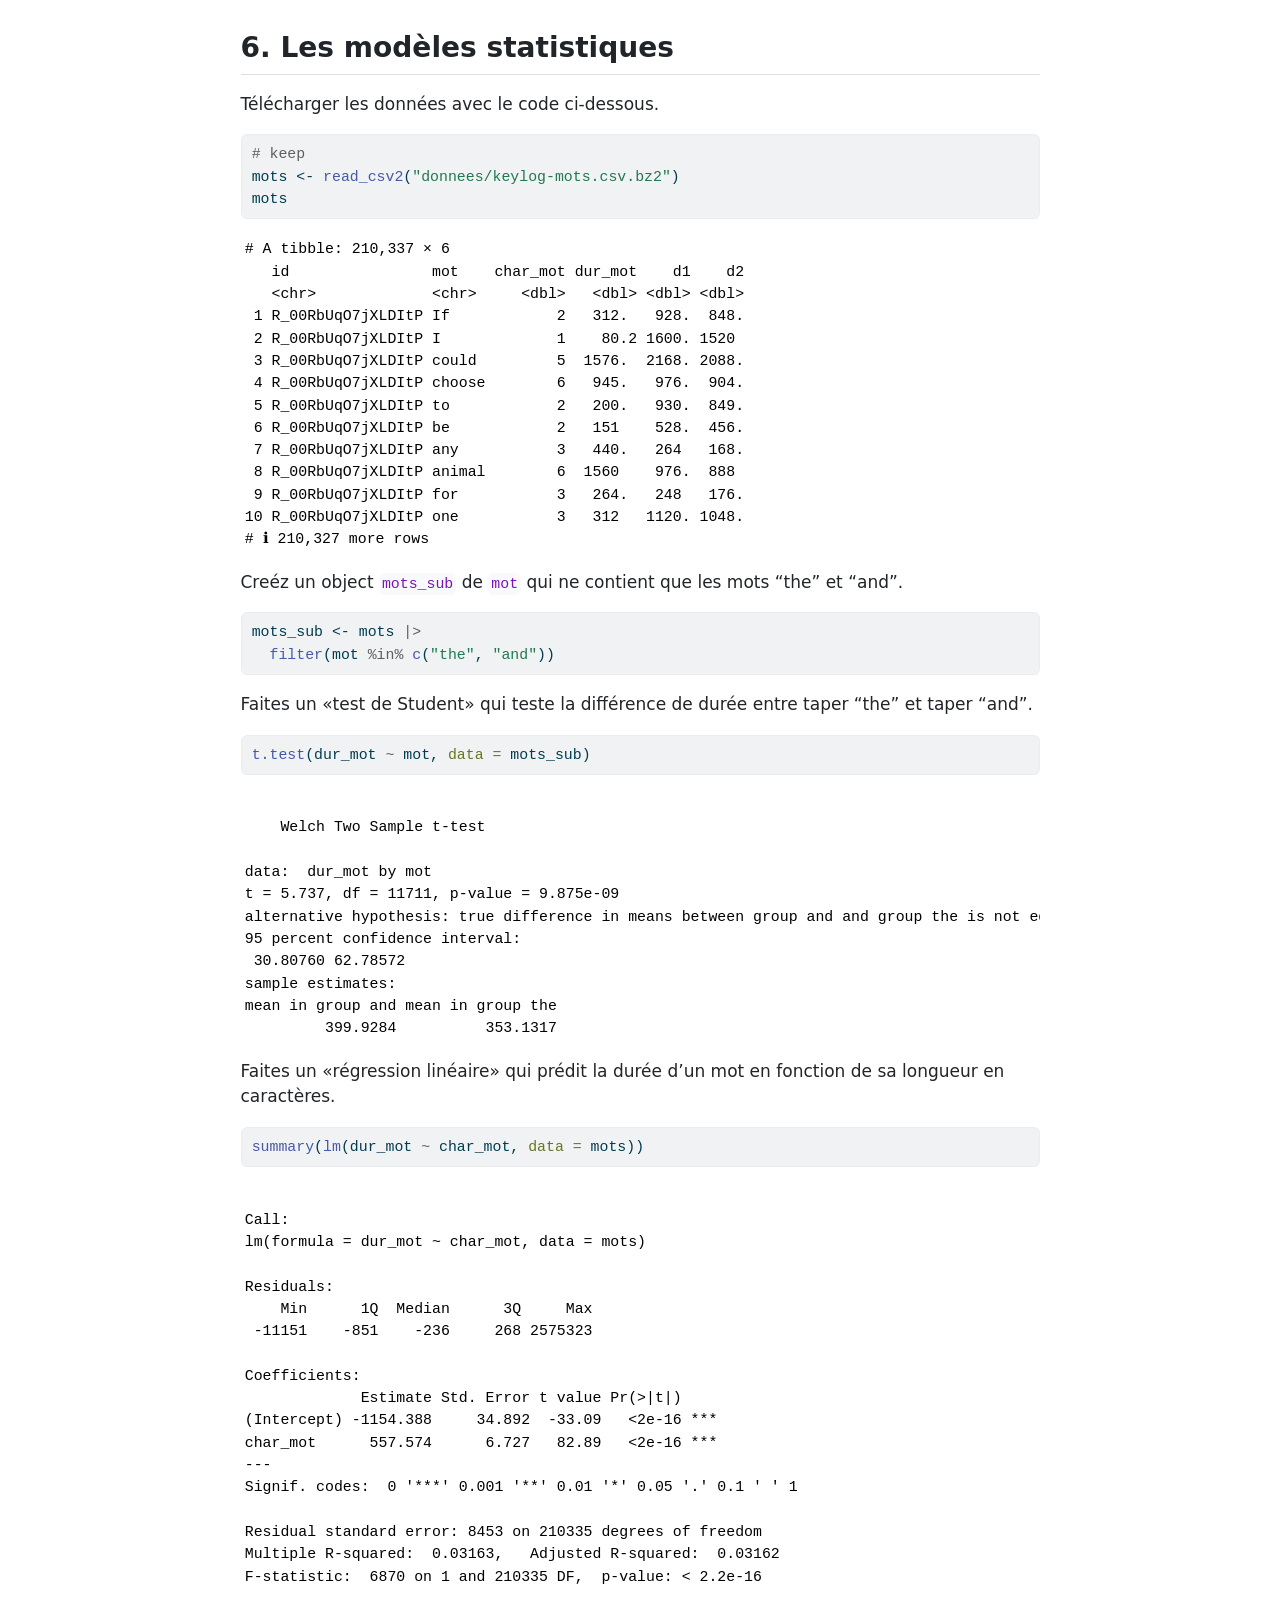
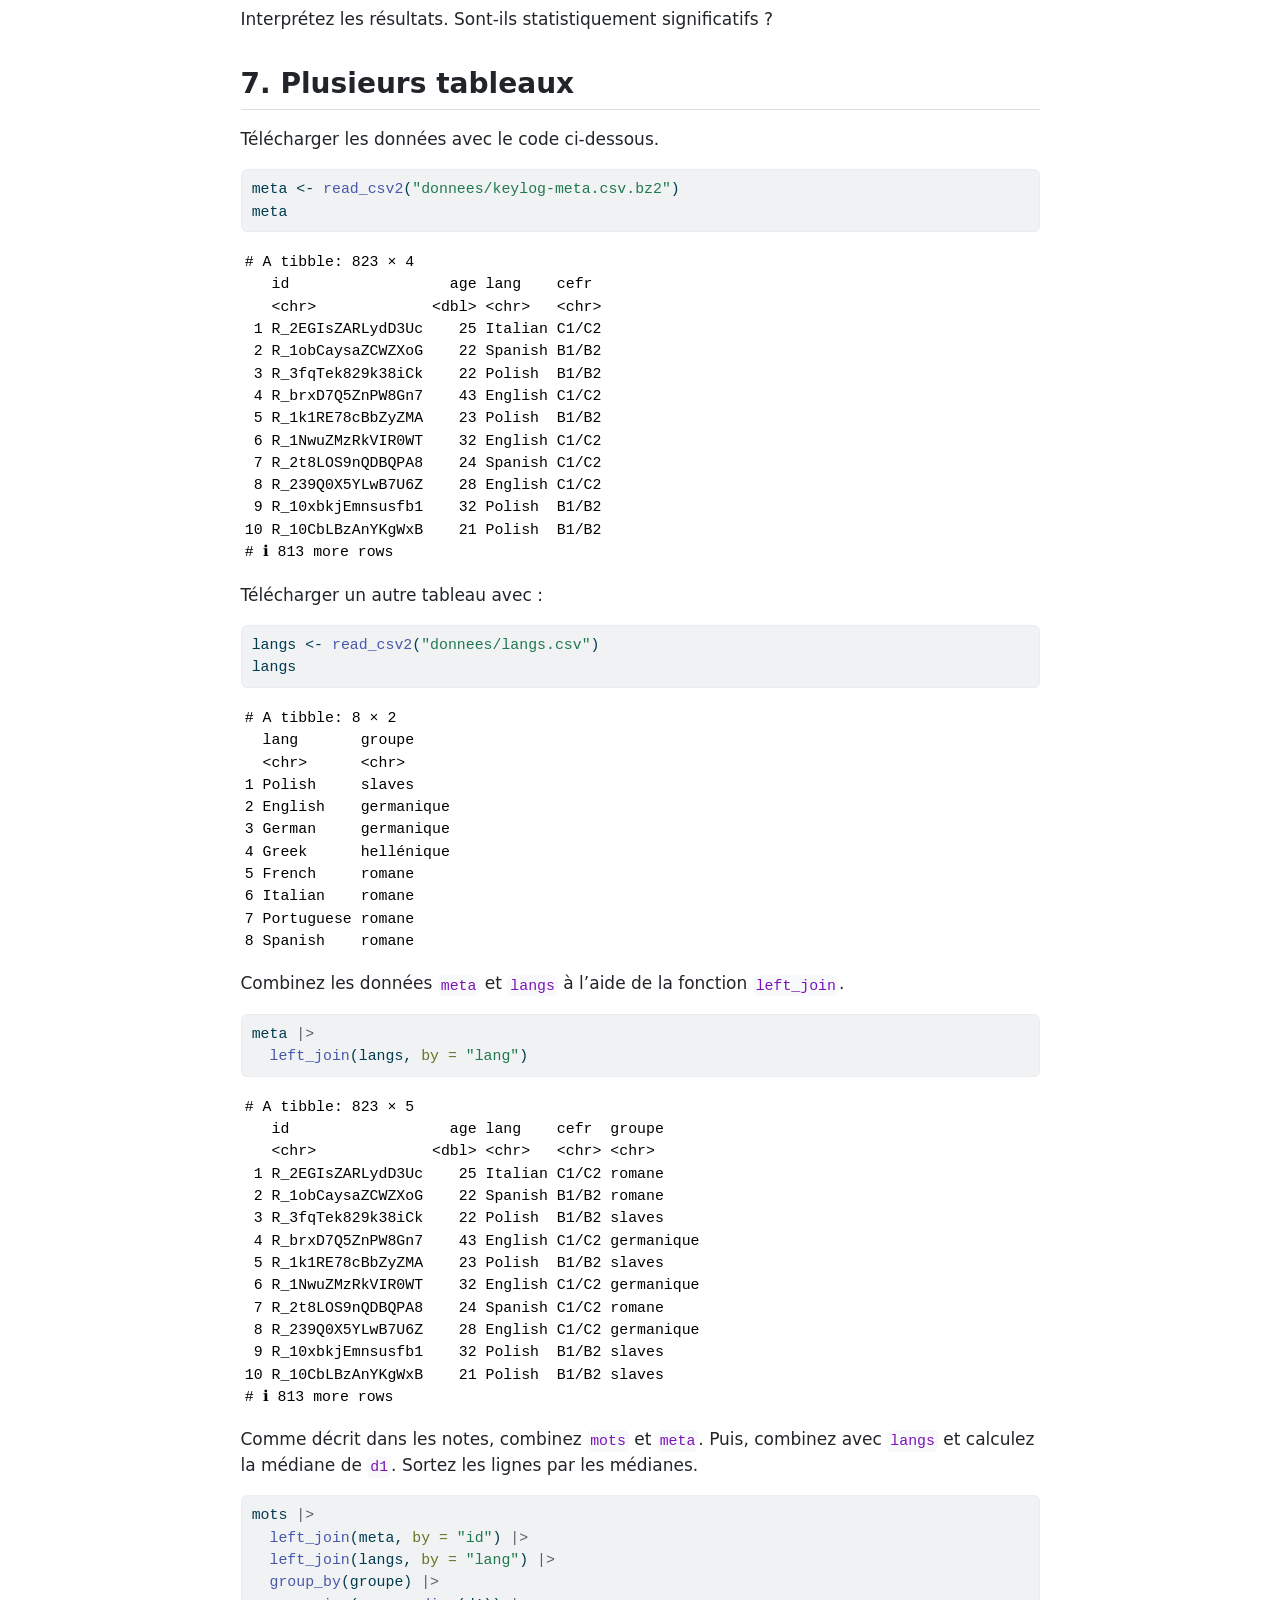
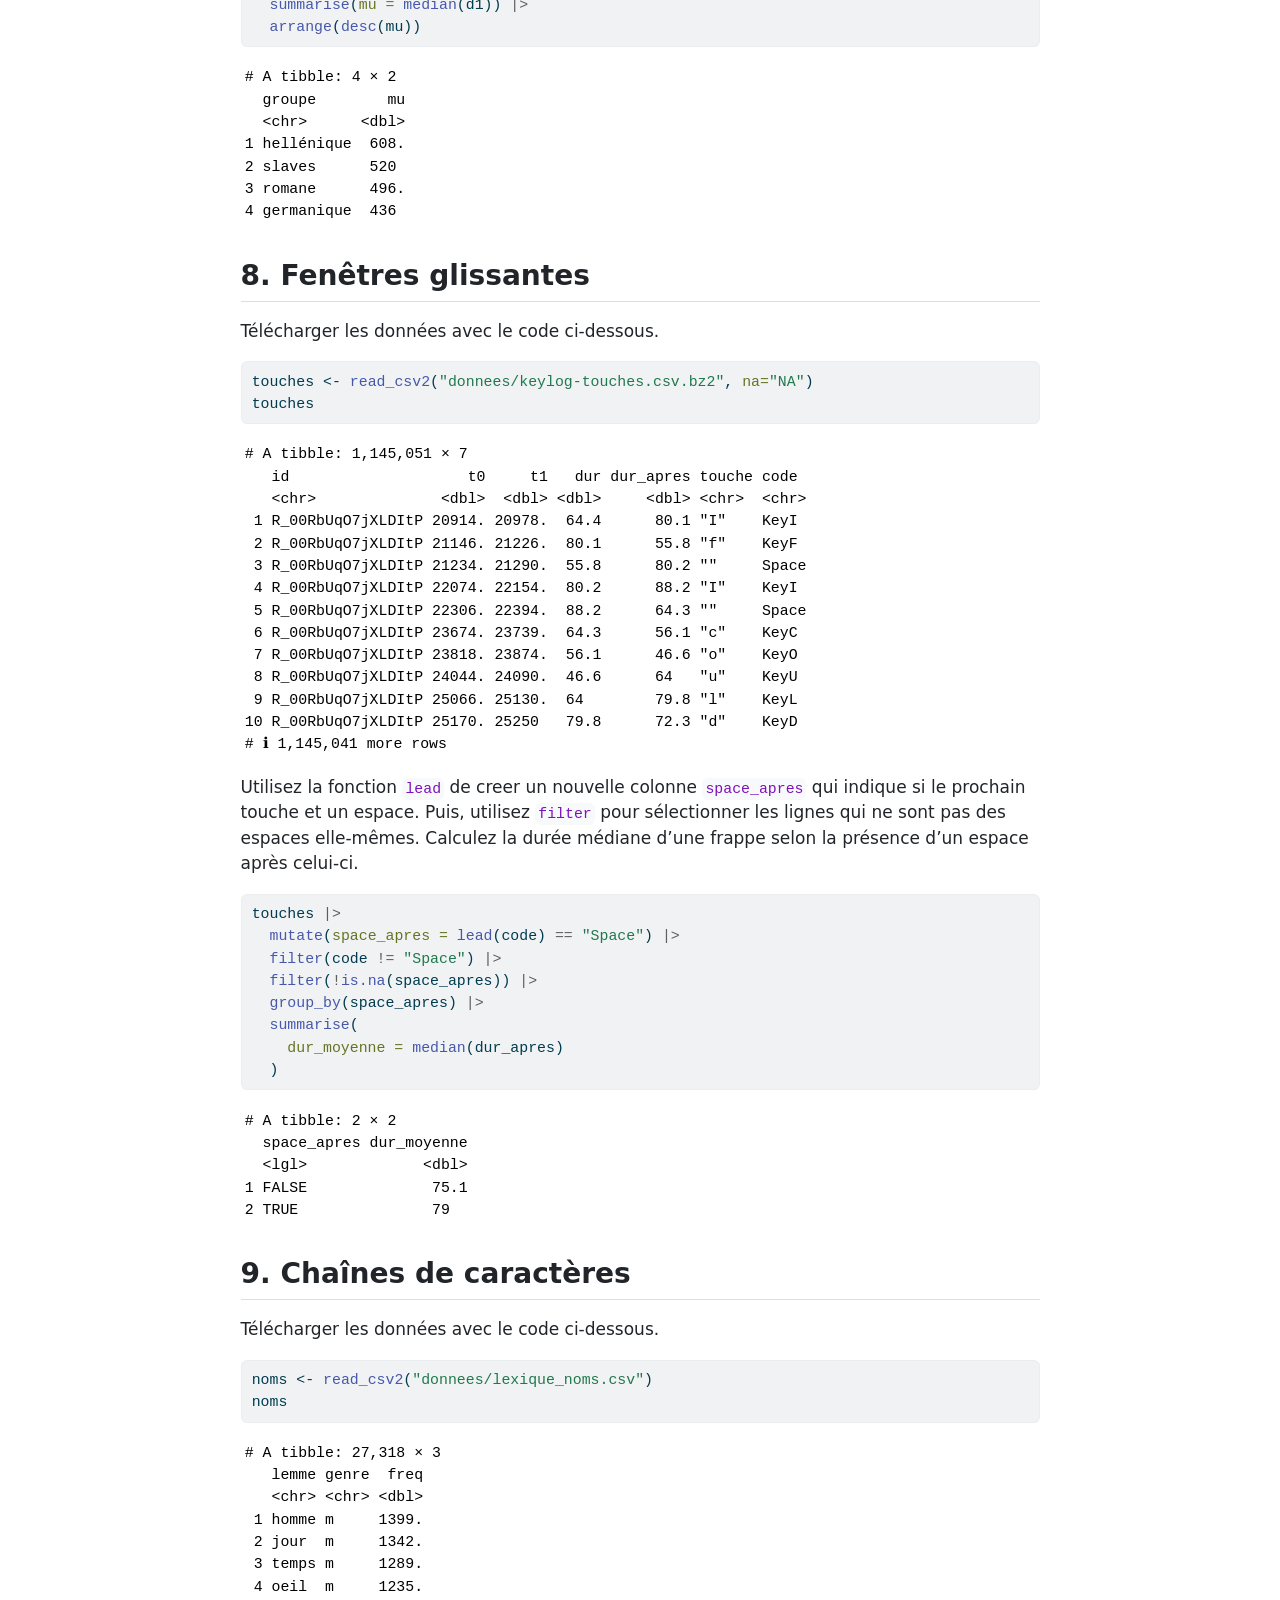
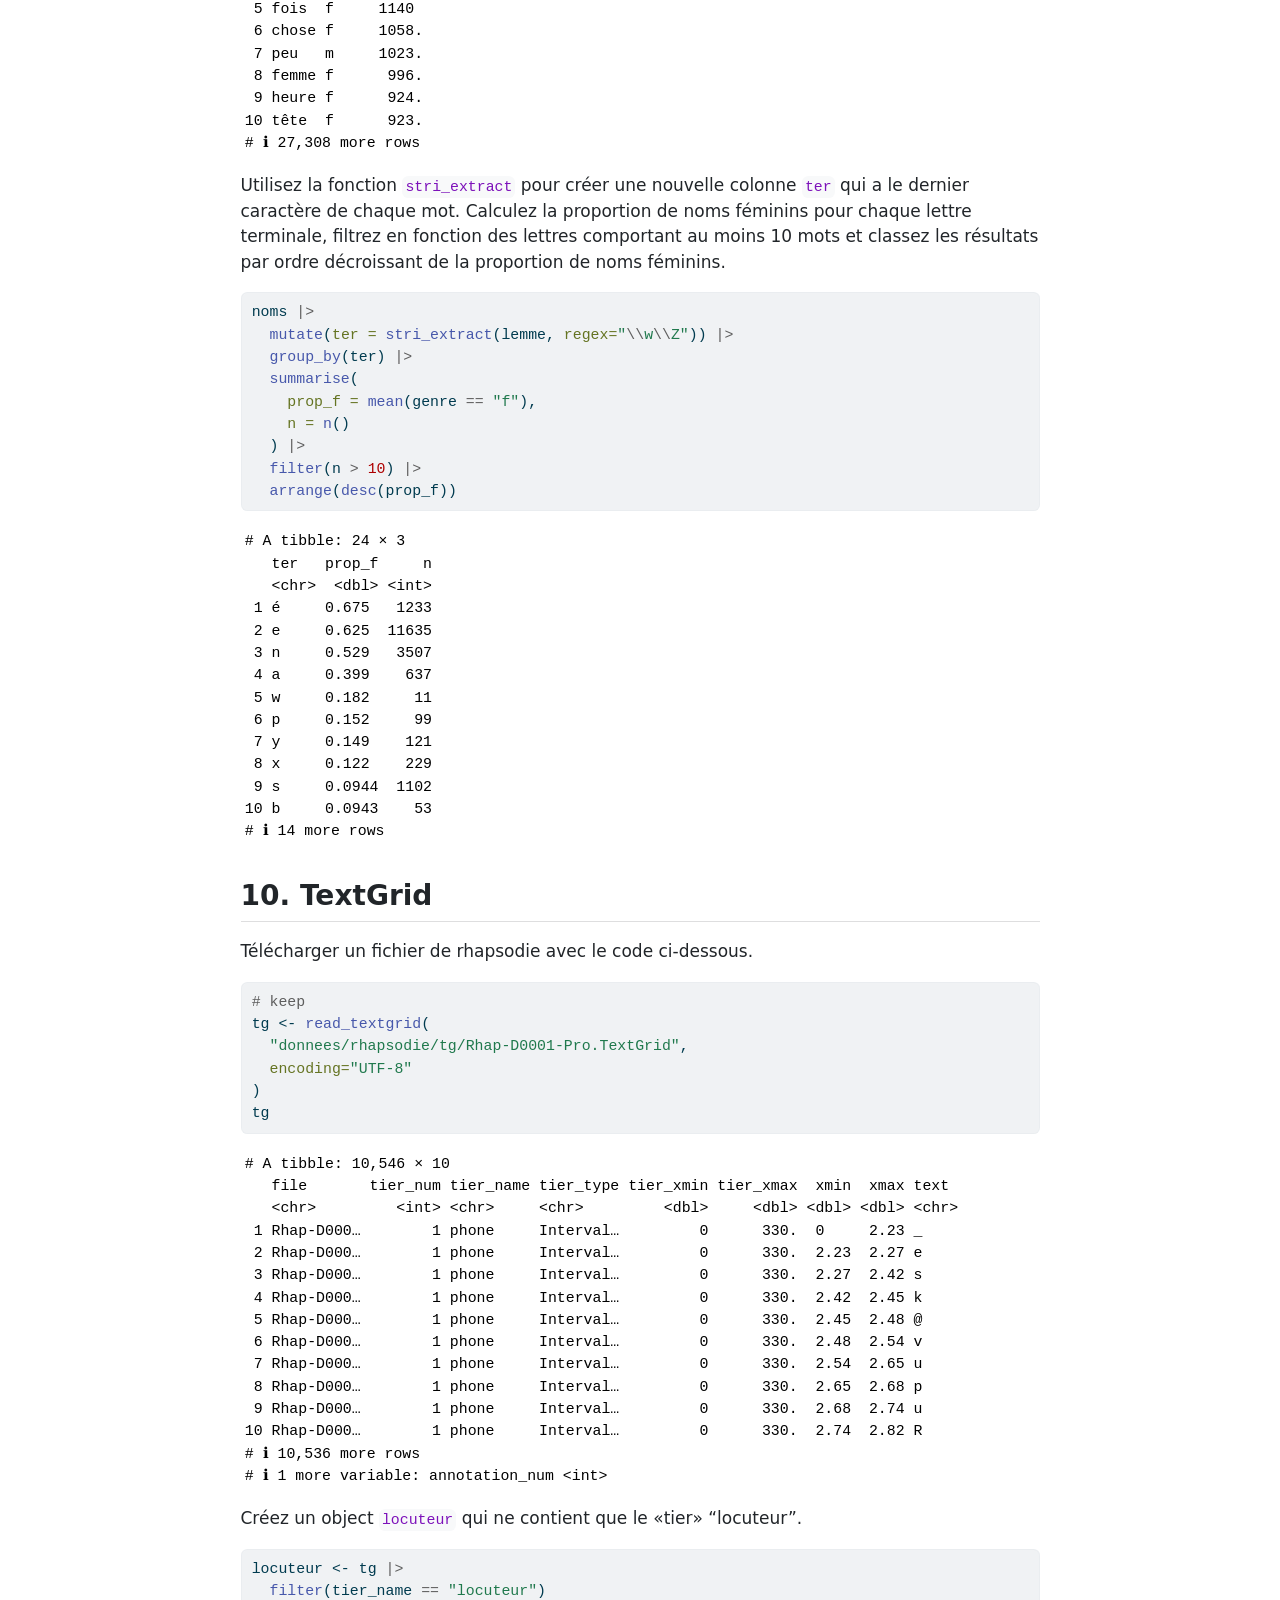
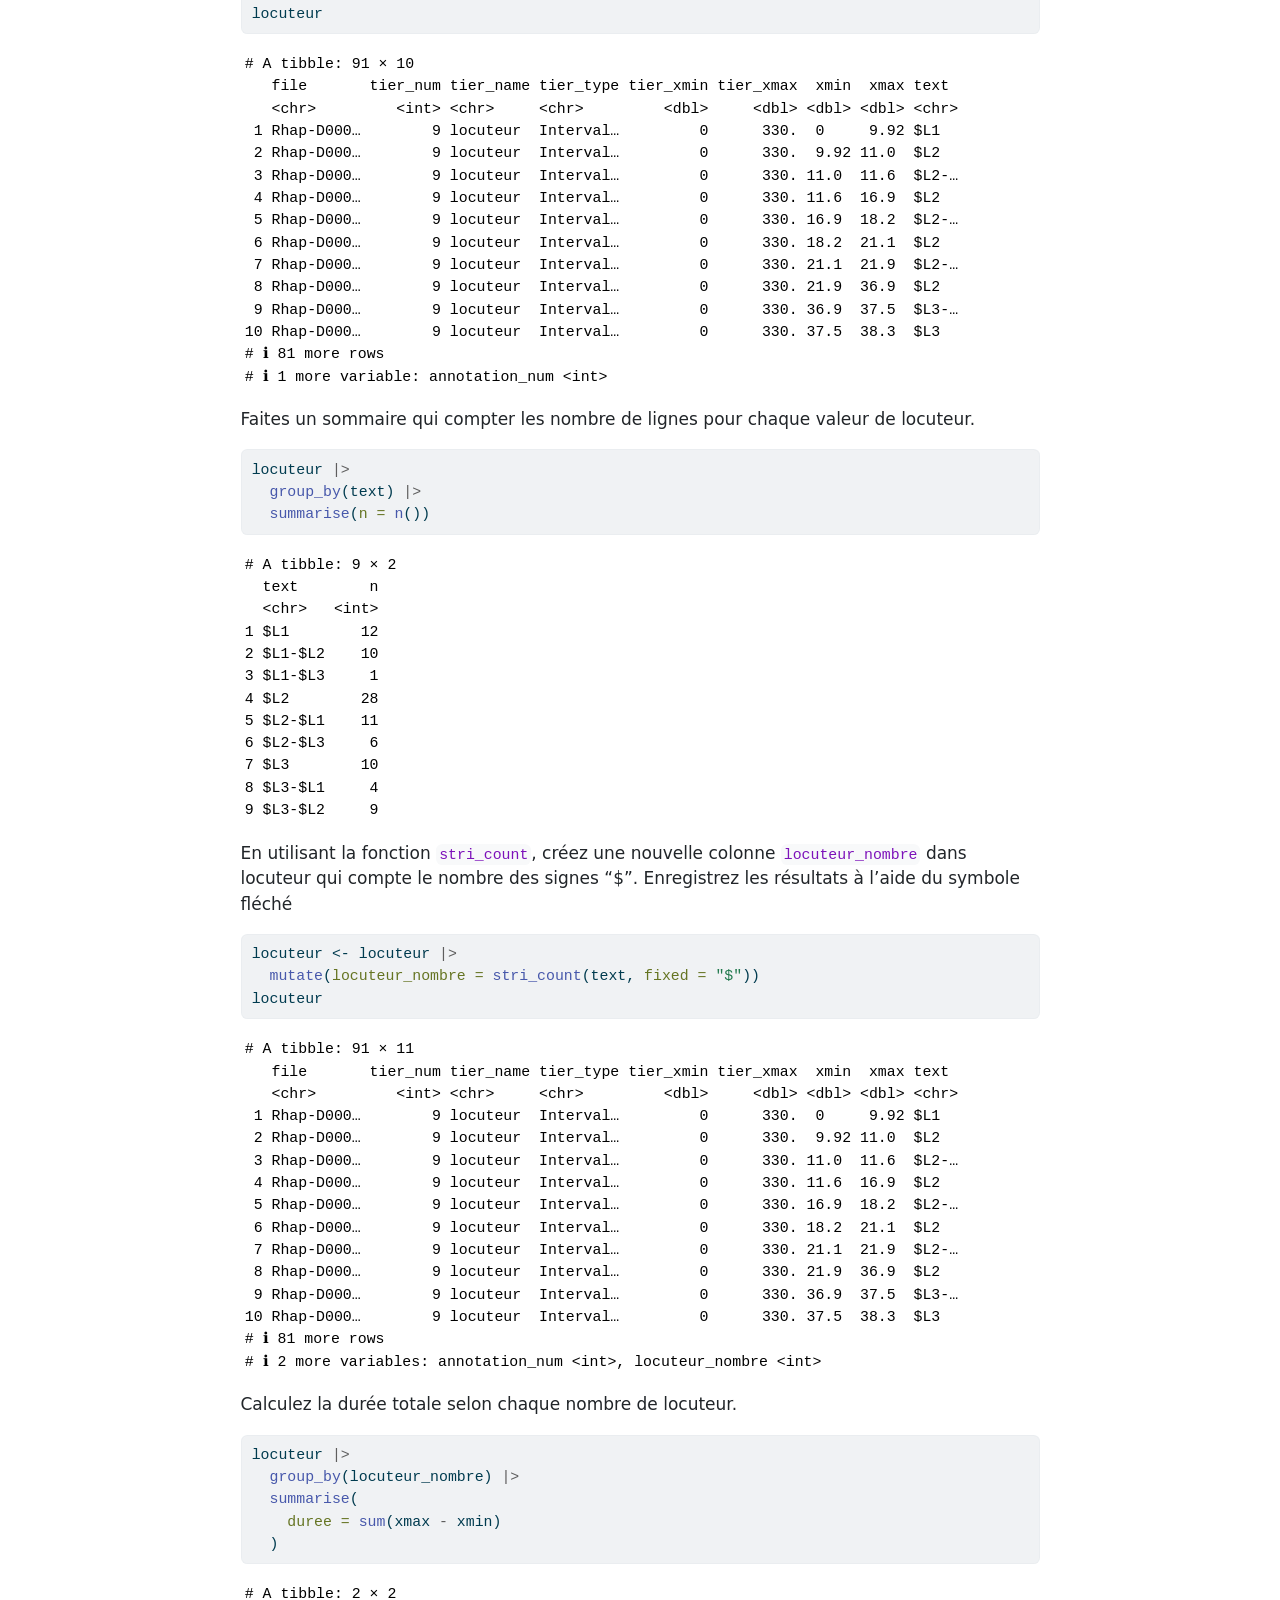
<file: 2025_corli/atelier_exercices.html>
<!DOCTYPE html>
<html xmlns="http://www.w3.org/1999/xhtml" lang="en" xml:lang="en"><head>

<meta charset="utf-8">
<meta name="generator" content="quarto-1.7.32">

<meta name="viewport" content="width=device-width, initial-scale=1.0, user-scalable=yes">

<meta name="dcterms.date" content="2025-11-23">

<title>Exercices pour atelier : R pour la linguistique</title>
<style>
code{white-space: pre-wrap;}
span.smallcaps{font-variant: small-caps;}
div.columns{display: flex; gap: min(4vw, 1.5em);}
div.column{flex: auto; overflow-x: auto;}
div.hanging-indent{margin-left: 1.5em; text-indent: -1.5em;}
ul.task-list{list-style: none;}
ul.task-list li input[type="checkbox"] {
  width: 0.8em;
  margin: 0 0.8em 0.2em -1em; /* quarto-specific, see https://github.com/quarto-dev/quarto-cli/issues/4556 */ 
  vertical-align: middle;
}
/* CSS for syntax highlighting */
html { -webkit-text-size-adjust: 100%; }
pre > code.sourceCode { white-space: pre; position: relative; }
pre > code.sourceCode > span { display: inline-block; line-height: 1.25; }
pre > code.sourceCode > span:empty { height: 1.2em; }
.sourceCode { overflow: visible; }
code.sourceCode > span { color: inherit; text-decoration: inherit; }
div.sourceCode { margin: 1em 0; }
pre.sourceCode { margin: 0; }
@media screen {
div.sourceCode { overflow: auto; }
}
@media print {
pre > code.sourceCode { white-space: pre-wrap; }
pre > code.sourceCode > span { text-indent: -5em; padding-left: 5em; }
}
pre.numberSource code
  { counter-reset: source-line 0; }
pre.numberSource code > span
  { position: relative; left: -4em; counter-increment: source-line; }
pre.numberSource code > span > a:first-child::before
  { content: counter(source-line);
    position: relative; left: -1em; text-align: right; vertical-align: baseline;
    border: none; display: inline-block;
    -webkit-touch-callout: none; -webkit-user-select: none;
    -khtml-user-select: none; -moz-user-select: none;
    -ms-user-select: none; user-select: none;
    padding: 0 4px; width: 4em;
  }
pre.numberSource { margin-left: 3em;  padding-left: 4px; }
div.sourceCode
  {   }
@media screen {
pre > code.sourceCode > span > a:first-child::before { text-decoration: underline; }
}
</style>


<script src="atelier_exercices_files/libs/clipboard/clipboard.min.js"></script>
<script src="atelier_exercices_files/libs/quarto-html/quarto.js" type="module"></script>
<script src="atelier_exercices_files/libs/quarto-html/tabsets/tabsets.js" type="module"></script>
<script src="atelier_exercices_files/libs/quarto-html/popper.min.js"></script>
<script src="atelier_exercices_files/libs/quarto-html/tippy.umd.min.js"></script>
<script src="atelier_exercices_files/libs/quarto-html/anchor.min.js"></script>
<link href="atelier_exercices_files/libs/quarto-html/tippy.css" rel="stylesheet">
<link href="atelier_exercices_files/libs/quarto-html/quarto-syntax-highlighting-37eea08aefeeee20ff55810ff984fec1.css" rel="stylesheet" id="quarto-text-highlighting-styles">
<script src="atelier_exercices_files/libs/bootstrap/bootstrap.min.js"></script>
<link href="atelier_exercices_files/libs/bootstrap/bootstrap-icons.css" rel="stylesheet">
<link href="atelier_exercices_files/libs/bootstrap/bootstrap-81267100e462c21b3d6c0d5bf76a3417.min.css" rel="stylesheet" append-hash="true" id="quarto-bootstrap" data-mode="light">


</head>

<body class="fullcontent quarto-light">

<div id="quarto-content" class="page-columns page-rows-contents page-layout-article">

<main class="content" id="quarto-document-content">

<header id="title-block-header" class="quarto-title-block default">
<div class="quarto-title">
<h1 class="title">Exercices pour atelier : R pour la linguistique</h1>
</div>



<div class="quarto-title-meta">

    
    <div>
    <div class="quarto-title-meta-heading">Published</div>
    <div class="quarto-title-meta-contents">
      <p class="date">November 23, 2025</p>
    </div>
  </div>
  
    
  </div>
  


</header>


<div class="cell">
<div class="sourceCode cell-code" id="cb1"><pre class="sourceCode r code-with-copy"><code class="sourceCode r"><span id="cb1-1"><a href="#cb1-1" aria-hidden="true" tabindex="-1"></a><span class="co"># keep</span></span>
<span id="cb1-2"><a href="#cb1-2" aria-hidden="true" tabindex="-1"></a>knitr<span class="sc">::</span>opts_chunk<span class="sc">$</span><span class="fu">set</span>(<span class="at">warning =</span> <span class="cn">FALSE</span>, <span class="at">message =</span> <span class="cn">FALSE</span>) </span></code><button title="Copy to Clipboard" class="code-copy-button"><i class="bi"></i></button></pre></div>
</div>
<section id="configuration" class="level2">
<h2 class="anchored" data-anchor-id="configuration">2. Configuration</h2>
<p>Vous devez exécuter le code ci-dessous pour vérifier, puis si nécessaire télécharger et charger, les packages nécessaires aux exercices.</p>
<div class="cell">
<div class="sourceCode cell-code" id="cb2"><pre class="sourceCode r code-with-copy"><code class="sourceCode r"><span id="cb2-1"><a href="#cb2-1" aria-hidden="true" tabindex="-1"></a><span class="co"># keep</span></span>
<span id="cb2-2"><a href="#cb2-2" aria-hidden="true" tabindex="-1"></a><span class="fu">source</span>(<span class="st">"funs.R"</span>)</span>
<span id="cb2-3"><a href="#cb2-3" aria-hidden="true" tabindex="-1"></a></span>
<span id="cb2-4"><a href="#cb2-4" aria-hidden="true" tabindex="-1"></a><span class="fu">verifier_packages</span>(<span class="fu">c</span>(<span class="st">"tidyverse"</span>, <span class="st">"glmnet"</span>, <span class="st">"tuneR"</span>, <span class="st">"phonTools"</span>, <span class="st">"umap"</span>, <span class="st">"dtw"</span>, <span class="st">"udpipe"</span>, <span class="st">"readtextgrid"</span>, <span class="st">"stringi"</span>))</span></code><button title="Copy to Clipboard" class="code-copy-button"><i class="bi"></i></button></pre></div>
</div>
<p>Le code ci-dessous configure les paramètres nécessaires à notre travail.</p>
<div class="cell">
<div class="sourceCode cell-code" id="cb3"><pre class="sourceCode r code-with-copy"><code class="sourceCode r"><span id="cb3-1"><a href="#cb3-1" aria-hidden="true" tabindex="-1"></a><span class="co"># keep</span></span>
<span id="cb3-2"><a href="#cb3-2" aria-hidden="true" tabindex="-1"></a><span class="fu">options</span>(<span class="at">dplyr.summarise.inform =</span> <span class="cn">FALSE</span>)</span>
<span id="cb3-3"><a href="#cb3-3" aria-hidden="true" tabindex="-1"></a><span class="fu">theme_set</span>(<span class="fu">theme_minimal</span>())</span>
<span id="cb3-4"><a href="#cb3-4" aria-hidden="true" tabindex="-1"></a><span class="fu">Sys.setenv</span>(<span class="at">LANG =</span> <span class="st">"fr"</span>)</span></code><button title="Copy to Clipboard" class="code-copy-button"><i class="bi"></i></button></pre></div>
</div>
</section>
<section id="données-tabulaires" class="level2">
<h2 class="anchored" data-anchor-id="données-tabulaires">3. Données tabulaires</h2>
<p>Dans le «bloc» de code ci-dessous, télécharchez des données <code>donnees/peterson_barney_voyelle_eng.csv</code> sauvegardez le tibble dans l’objet <code>phone</code> et regardez les données. Comparez ce tableau avec le tableau figurant dans les notes.</p>
<div class="cell">
<div class="sourceCode cell-code" id="cb4"><pre class="sourceCode r code-with-copy"><code class="sourceCode r"><span id="cb4-1"><a href="#cb4-1" aria-hidden="true" tabindex="-1"></a>phone <span class="ot">&lt;-</span> <span class="fu">read_csv2</span>(<span class="st">"donnees/peterson_barney_voyelle_eng.csv"</span>)</span>
<span id="cb4-2"><a href="#cb4-2" aria-hidden="true" tabindex="-1"></a>phone</span></code><button title="Copy to Clipboard" class="code-copy-button"><i class="bi"></i></button></pre></div>
<div class="cell-output cell-output-stdout">
<pre><code># A tibble: 1,520 × 9
      id groupe genre    api   xsampa    f0    f1    f2    f3
   &lt;dbl&gt; &lt;chr&gt;  &lt;chr&gt;    &lt;chr&gt; &lt;chr&gt;  &lt;dbl&gt; &lt;dbl&gt; &lt;dbl&gt; &lt;dbl&gt;
 1     1 homme  masculin i     i        160   240  2280  2850
 2     1 homme  masculin i     i        186   280  2400  2790
 3     1 homme  masculin ɪ     I        203   390  2030  2640
 4     1 homme  masculin ɪ     I        192   310  1980  2550
 5     1 homme  masculin ɛ     E        161   490  1870  2420
 6     1 homme  masculin ɛ     E        155   570  1700  2600
 7     1 homme  masculin æ     {        140   560  1820  2660
 8     1 homme  masculin æ     {        180   630  1700  2550
 9     1 homme  masculin ʌ     V        144   590  1250  2620
10     1 homme  masculin ʌ     V        148   620  1300  2530
# ℹ 1,510 more rows</code></pre>
</div>
</div>
</section>
<section id="visualiser" class="level2">
<h2 class="anchored" data-anchor-id="visualiser">4. Visualiser</h2>
<p>Créez une visualisation de tibble <code>phone</code> de F2 et F1 dans la même forme que dans les notes, mais appliquez les couleur pour indiquer la groupe. Si vouz avez des problèmes avec les symboles sur votre ordinateur, utilisez la colonne <code>xsampa</code> au lieu d’API.</p>
<div class="cell">
<div class="sourceCode cell-code" id="cb6"><pre class="sourceCode r code-with-copy"><code class="sourceCode r"><span id="cb6-1"><a href="#cb6-1" aria-hidden="true" tabindex="-1"></a>phone <span class="sc">|&gt;</span></span>
<span id="cb6-2"><a href="#cb6-2" aria-hidden="true" tabindex="-1"></a>  <span class="fu">ggplot</span>() <span class="sc">+</span></span>
<span id="cb6-3"><a href="#cb6-3" aria-hidden="true" tabindex="-1"></a>  <span class="fu">geom_text</span>(<span class="fu">aes</span>(<span class="at">x=</span>f2, <span class="at">y=</span>f1, <span class="at">label=</span>api, <span class="at">colour=</span>groupe)) <span class="sc">+</span></span>
<span id="cb6-4"><a href="#cb6-4" aria-hidden="true" tabindex="-1"></a>  <span class="fu">scale_x_reverse</span>() <span class="sc">+</span></span>
<span id="cb6-5"><a href="#cb6-5" aria-hidden="true" tabindex="-1"></a>  <span class="fu">scale_y_reverse</span>()</span></code><button title="Copy to Clipboard" class="code-copy-button"><i class="bi"></i></button></pre></div>
<div class="cell-output-display">
<div>
<figure class="figure">
<p><img src="atelier_exercices_files/figure-html/unnamed-chunk-5-1.png" class="img-fluid figure-img" width="672"></p>
</figure>
</div>
</div>
</div>
<p>Creez un « boites à moustaches » (boxplot en anglais) pour les valeurs F1 selon les symboles API avec la géométrie <code>geom_boxplot</code>. Donnez simplement des esthétiques <code>x</code> et <code>y</code>.</p>
<div class="cell">
<div class="sourceCode cell-code" id="cb7"><pre class="sourceCode r code-with-copy"><code class="sourceCode r"><span id="cb7-1"><a href="#cb7-1" aria-hidden="true" tabindex="-1"></a>phone <span class="sc">|&gt;</span></span>
<span id="cb7-2"><a href="#cb7-2" aria-hidden="true" tabindex="-1"></a>  <span class="fu">ggplot</span>() <span class="sc">+</span></span>
<span id="cb7-3"><a href="#cb7-3" aria-hidden="true" tabindex="-1"></a>  <span class="fu">geom_boxplot</span>(<span class="fu">aes</span>(<span class="at">x=</span>api, <span class="at">y=</span>f1))</span></code><button title="Copy to Clipboard" class="code-copy-button"><i class="bi"></i></button></pre></div>
<div class="cell-output-display">
<div>
<figure class="figure">
<p><img src="atelier_exercices_files/figure-html/unnamed-chunk-6-1.png" class="img-fluid figure-img" width="672"></p>
</figure>
</div>
</div>
</div>
<p>Posez vos questions si vous ne comprenez pas la signification de chaque partie d’un «boxplot» !</p>
<p>Créez une visualization d’un «boxplot» comme ci-dessus, mais cette fois ajoutez une esthétique de la couleur associée à la colonne <code>groupe</code>. Faites attention aux résultats.</p>
<div class="cell">
<div class="sourceCode cell-code" id="cb8"><pre class="sourceCode r code-with-copy"><code class="sourceCode r"><span id="cb8-1"><a href="#cb8-1" aria-hidden="true" tabindex="-1"></a>phone <span class="sc">|&gt;</span></span>
<span id="cb8-2"><a href="#cb8-2" aria-hidden="true" tabindex="-1"></a>  <span class="fu">ggplot</span>() <span class="sc">+</span></span>
<span id="cb8-3"><a href="#cb8-3" aria-hidden="true" tabindex="-1"></a>  <span class="fu">geom_boxplot</span>(<span class="fu">aes</span>(<span class="at">x=</span>api, <span class="at">y=</span>f1, <span class="at">colour=</span>groupe))</span></code><button title="Copy to Clipboard" class="code-copy-button"><i class="bi"></i></button></pre></div>
<div class="cell-output-display">
<div>
<figure class="figure">
<p><img src="atelier_exercices_files/figure-html/unnamed-chunk-7-1.png" class="img-fluid figure-img" width="672"></p>
</figure>
</div>
</div>
</div>
<p>Copiez le code ci-dessus, puis remplacez l’estétique «colour» par «fill».</p>
<div class="cell">
<div class="sourceCode cell-code" id="cb9"><pre class="sourceCode r code-with-copy"><code class="sourceCode r"><span id="cb9-1"><a href="#cb9-1" aria-hidden="true" tabindex="-1"></a>phone <span class="sc">|&gt;</span></span>
<span id="cb9-2"><a href="#cb9-2" aria-hidden="true" tabindex="-1"></a>  <span class="fu">ggplot</span>() <span class="sc">+</span></span>
<span id="cb9-3"><a href="#cb9-3" aria-hidden="true" tabindex="-1"></a>  <span class="fu">geom_boxplot</span>(<span class="fu">aes</span>(<span class="at">x=</span>api, <span class="at">y=</span>f1, <span class="at">fill=</span>groupe))</span></code><button title="Copy to Clipboard" class="code-copy-button"><i class="bi"></i></button></pre></div>
<div class="cell-output-display">
<div>
<figure class="figure">
<p><img src="atelier_exercices_files/figure-html/unnamed-chunk-8-1.png" class="img-fluid figure-img" width="672"></p>
</figure>
</div>
</div>
</div>
<p>C’est quoi la différence entre «colour» et «fill» dans la grammaire des graphiques?</p>
</section>
<section id="manipuler-un-tableau" class="level2">
<h2 class="anchored" data-anchor-id="manipuler-un-tableau">5. Manipuler un tableau</h2>
<p>Sélectionnez les 5 lignes ayant les valeurs F1 les plus élevées.</p>
<div class="cell">
<div class="sourceCode cell-code" id="cb10"><pre class="sourceCode r code-with-copy"><code class="sourceCode r"><span id="cb10-1"><a href="#cb10-1" aria-hidden="true" tabindex="-1"></a>phone <span class="sc">|&gt;</span></span>
<span id="cb10-2"><a href="#cb10-2" aria-hidden="true" tabindex="-1"></a>  <span class="fu">arrange</span>(f1) <span class="sc">|&gt;</span></span>
<span id="cb10-3"><a href="#cb10-3" aria-hidden="true" tabindex="-1"></a>  <span class="fu">slice_head</span>(<span class="at">n=</span><span class="dv">5</span>)</span></code><button title="Copy to Clipboard" class="code-copy-button"><i class="bi"></i></button></pre></div>
<div class="cell-output cell-output-stdout">
<pre><code># A tibble: 5 × 9
     id groupe genre    api   xsampa    f0    f1    f2    f3
  &lt;dbl&gt; &lt;chr&gt;  &lt;chr&gt;    &lt;chr&gt; &lt;chr&gt;  &lt;dbl&gt; &lt;dbl&gt; &lt;dbl&gt; &lt;dbl&gt;
1    19 homme  masculin i     i        129   190  2650  3280
2    19 homme  masculin i     i        135   190  2700  3170
3     8 homme  masculin ɪ     I        103   206  2130  2570
4     2 homme  masculin i     i        148   210  2360  3250
5    18 homme  masculin i     i        124   210  2100  3090</code></pre>
</div>
</div>
<p>Sélectionnez les 5 lignes ayant les valeurs F1 les plus basses.</p>
<div class="cell">
<div class="sourceCode cell-code" id="cb12"><pre class="sourceCode r code-with-copy"><code class="sourceCode r"><span id="cb12-1"><a href="#cb12-1" aria-hidden="true" tabindex="-1"></a>phone <span class="sc">|&gt;</span></span>
<span id="cb12-2"><a href="#cb12-2" aria-hidden="true" tabindex="-1"></a>  <span class="fu">arrange</span>(<span class="fu">desc</span>(f1)) <span class="sc">|&gt;</span></span>
<span id="cb12-3"><a href="#cb12-3" aria-hidden="true" tabindex="-1"></a>  <span class="fu">slice_head</span>(<span class="at">n=</span><span class="dv">5</span>)</span></code><button title="Copy to Clipboard" class="code-copy-button"><i class="bi"></i></button></pre></div>
<div class="cell-output cell-output-stdout">
<pre><code># A tibble: 5 × 9
     id groupe genre    api   xsampa    f0    f1    f2    f3
  &lt;dbl&gt; &lt;chr&gt;  &lt;chr&gt;    &lt;chr&gt; &lt;chr&gt;  &lt;dbl&gt; &lt;dbl&gt; &lt;dbl&gt; &lt;dbl&gt;
1    62 enfant &lt;NA&gt;     ɑ     A        200  1300  1800  3450
2    74 enfant masculin æ     {        260  1300  2280  3130
3    74 enfant masculin æ     {        260  1300  2160  3300
4    67 enfant &lt;NA&gt;     æ     {        214  1240  2700  3640
5    74 enfant masculin ɑ     A        250  1230  1300  3200</code></pre>
</div>
</div>
<p>Selectionez les lignes qui <em>ne sont pas</em> associées aux hommes en appliquons le symbole <code>!=</code> au lieu de <code>==</code>.</p>
<div class="cell">
<div class="sourceCode cell-code" id="cb14"><pre class="sourceCode r code-with-copy"><code class="sourceCode r"><span id="cb14-1"><a href="#cb14-1" aria-hidden="true" tabindex="-1"></a>phone <span class="sc">|&gt;</span></span>
<span id="cb14-2"><a href="#cb14-2" aria-hidden="true" tabindex="-1"></a>  <span class="fu">filter</span>(groupe <span class="sc">!=</span> <span class="st">"homme"</span>)</span></code><button title="Copy to Clipboard" class="code-copy-button"><i class="bi"></i></button></pre></div>
<div class="cell-output cell-output-stdout">
<pre><code># A tibble: 860 × 9
      id groupe genre api   xsampa    f0    f1    f2    f3
   &lt;dbl&gt; &lt;chr&gt;  &lt;chr&gt; &lt;chr&gt; &lt;chr&gt;  &lt;dbl&gt; &lt;dbl&gt; &lt;dbl&gt; &lt;dbl&gt;
 1    34 femme  &lt;NA&gt;  i     i        230   370  2670  3100
 2    34 femme  &lt;NA&gt;  i     i        234   390  2760  3060
 3    34 femme  &lt;NA&gt;  ɪ     I        234   468  2330  2930
 4    34 femme  &lt;NA&gt;  ɪ     I        205   410  2380  2950
 5    34 femme  &lt;NA&gt;  ɛ     E        190   550  2200  2880
 6    34 femme  &lt;NA&gt;  ɛ     E        191   570  2100  3040
 7    34 femme  &lt;NA&gt;  æ     {        200   800  1980  2810
 8    34 femme  &lt;NA&gt;  æ     {        192   860  1920  2850
 9    34 femme  &lt;NA&gt;  ʌ     V        227   635  1200  3250
10    34 femme  &lt;NA&gt;  ʌ     V        200   700  1200  3100
# ℹ 850 more rows</code></pre>
</div>
</div>
<p>Créez de nouvelles variables qui donnent la différence entre F1 et F0 et entre F2 et F1. Elles sont parfois utiles pour comprendre les qualités perçues des voyelles.</p>
<div class="cell">
<div class="sourceCode cell-code" id="cb16"><pre class="sourceCode r code-with-copy"><code class="sourceCode r"><span id="cb16-1"><a href="#cb16-1" aria-hidden="true" tabindex="-1"></a>phone <span class="sc">|&gt;</span></span>
<span id="cb16-2"><a href="#cb16-2" aria-hidden="true" tabindex="-1"></a>  <span class="fu">filter</span>(groupe <span class="sc">!=</span> <span class="st">"homme"</span>)</span></code><button title="Copy to Clipboard" class="code-copy-button"><i class="bi"></i></button></pre></div>
<div class="cell-output cell-output-stdout">
<pre><code># A tibble: 860 × 9
      id groupe genre api   xsampa    f0    f1    f2    f3
   &lt;dbl&gt; &lt;chr&gt;  &lt;chr&gt; &lt;chr&gt; &lt;chr&gt;  &lt;dbl&gt; &lt;dbl&gt; &lt;dbl&gt; &lt;dbl&gt;
 1    34 femme  &lt;NA&gt;  i     i        230   370  2670  3100
 2    34 femme  &lt;NA&gt;  i     i        234   390  2760  3060
 3    34 femme  &lt;NA&gt;  ɪ     I        234   468  2330  2930
 4    34 femme  &lt;NA&gt;  ɪ     I        205   410  2380  2950
 5    34 femme  &lt;NA&gt;  ɛ     E        190   550  2200  2880
 6    34 femme  &lt;NA&gt;  ɛ     E        191   570  2100  3040
 7    34 femme  &lt;NA&gt;  æ     {        200   800  1980  2810
 8    34 femme  &lt;NA&gt;  æ     {        192   860  1920  2850
 9    34 femme  &lt;NA&gt;  ʌ     V        227   635  1200  3250
10    34 femme  &lt;NA&gt;  ʌ     V        200   700  1200  3100
# ℹ 850 more rows</code></pre>
</div>
</div>
<p><code>quantile</code> est une autre fonction qu’on applique souvent dans la fonction <code>summarise</code>. On donne un argument <code>probs</code>, qui est un nombre entre 0 et 1. Le résultat est la valeur pour laquelle <code>probs</code> pour cent des données sont inférieures et <code>1-probs</code> pour cent des données sont supérieures. Par example, <code>quantile(f1, probs=0.5)</code> donne la même chose que la fonction <code>median()</code>. Dans le code ci-dessous, créez un tableau avec une colonne <code>f1_q1</code> qui donne le quantile avec probabilité 0.25 selon chaque symbole API.</p>
<div class="cell">
<div class="sourceCode cell-code" id="cb18"><pre class="sourceCode r code-with-copy"><code class="sourceCode r"><span id="cb18-1"><a href="#cb18-1" aria-hidden="true" tabindex="-1"></a>phone <span class="sc">|&gt;</span></span>
<span id="cb18-2"><a href="#cb18-2" aria-hidden="true" tabindex="-1"></a>  <span class="fu">group_by</span>(api) <span class="sc">|&gt;</span></span>
<span id="cb18-3"><a href="#cb18-3" aria-hidden="true" tabindex="-1"></a>  <span class="fu">summarise</span>(</span>
<span id="cb18-4"><a href="#cb18-4" aria-hidden="true" tabindex="-1"></a>    <span class="at">f1_q1 =</span> <span class="fu">quantile</span>(f1, <span class="at">probs=</span><span class="fl">0.25</span>)</span>
<span id="cb18-5"><a href="#cb18-5" aria-hidden="true" tabindex="-1"></a>  )</span></code><button title="Copy to Clipboard" class="code-copy-button"><i class="bi"></i></button></pre></div>
<div class="cell-output cell-output-stdout">
<pre><code># A tibble: 10 × 2
   api   f1_q1
   &lt;chr&gt; &lt;dbl&gt;
 1 i      260 
 2 u      310.
 3 æ      668.
 4 ɑ      724.
 5 ɔ      540 
 6 ɛ      525 
 7 ɜ˞     460 
 8 ɪ      398.
 9 ʊ      430 
10 ʌ      630 </code></pre>
</div>
</div>
<p>Continuez de créer les colonnes <code>f1_q1</code>, <code>f1_q2</code>, <code>f1_q3</code>, <code>f2_q1</code>, <code>f2_q2</code>, <code>f2_q3</code> avec les probs 0.25, 0.50 et 0.75. Sauvgardez les résultats dans un nouveau object <code>phone_quant</code>.</p>
<div class="cell">
<div class="sourceCode cell-code" id="cb20"><pre class="sourceCode r code-with-copy"><code class="sourceCode r"><span id="cb20-1"><a href="#cb20-1" aria-hidden="true" tabindex="-1"></a>phone_quant <span class="ot">&lt;-</span> phone <span class="sc">|&gt;</span></span>
<span id="cb20-2"><a href="#cb20-2" aria-hidden="true" tabindex="-1"></a>  <span class="fu">group_by</span>(api) <span class="sc">|&gt;</span></span>
<span id="cb20-3"><a href="#cb20-3" aria-hidden="true" tabindex="-1"></a>  <span class="fu">summarise</span>(</span>
<span id="cb20-4"><a href="#cb20-4" aria-hidden="true" tabindex="-1"></a>    <span class="at">f1_q1 =</span> <span class="fu">quantile</span>(f1, <span class="at">probs=</span><span class="fl">0.25</span>),</span>
<span id="cb20-5"><a href="#cb20-5" aria-hidden="true" tabindex="-1"></a>    <span class="at">f1_q2 =</span> <span class="fu">quantile</span>(f1, <span class="at">probs=</span><span class="fl">0.50</span>),</span>
<span id="cb20-6"><a href="#cb20-6" aria-hidden="true" tabindex="-1"></a>    <span class="at">f1_q3 =</span> <span class="fu">quantile</span>(f1, <span class="at">probs=</span><span class="fl">0.75</span>),</span>
<span id="cb20-7"><a href="#cb20-7" aria-hidden="true" tabindex="-1"></a>    <span class="at">f2_q1 =</span> <span class="fu">quantile</span>(f2, <span class="at">probs=</span><span class="fl">0.25</span>),</span>
<span id="cb20-8"><a href="#cb20-8" aria-hidden="true" tabindex="-1"></a>    <span class="at">f2_q2 =</span> <span class="fu">quantile</span>(f2, <span class="at">probs=</span><span class="fl">0.50</span>),</span>
<span id="cb20-9"><a href="#cb20-9" aria-hidden="true" tabindex="-1"></a>    <span class="at">f2_q3 =</span> <span class="fu">quantile</span>(f2, <span class="at">probs=</span><span class="fl">0.75</span>)</span>
<span id="cb20-10"><a href="#cb20-10" aria-hidden="true" tabindex="-1"></a>  )</span>
<span id="cb20-11"><a href="#cb20-11" aria-hidden="true" tabindex="-1"></a>phone_quant</span></code><button title="Copy to Clipboard" class="code-copy-button"><i class="bi"></i></button></pre></div>
<div class="cell-output cell-output-stdout">
<pre><code># A tibble: 10 × 7
   api   f1_q1 f1_q2 f1_q3 f2_q1 f2_q2 f2_q3
   &lt;chr&gt; &lt;dbl&gt; &lt;dbl&gt; &lt;dbl&gt; &lt;dbl&gt; &lt;dbl&gt; &lt;dbl&gt;
 1 i      260   300   337. 2305  2700  2872.
 2 u      310.  350   400   808.  952. 1092.
 3 æ      668.  772.  940  1720  1935  2160 
 4 ɑ      724.  800   936. 1092. 1178. 1292.
 5 ɔ      540   584   660   820.  900  1000 
 6 ɛ      525   580.  640  1870  2200  2440 
 7 ɜ˞     460   506   544  1350  1515  1706.
 8 ɪ      398.  427   475. 2000  2308. 2584.
 9 ʊ      430   462   500  1000  1120  1274.
10 ʌ      630   705   790. 1200  1335  1500 </code></pre>
</div>
</div>
<p><strong>Pour aller plus loin</strong> Il y a une géométrie <code>geom_segment</code> qui a quatre esthétiques obligatoires: <code>x</code>, <code>xend</code>, <code>y</code> et <code>yend</code>. Cette géométrie crée des segments de ligne. Créez une visualisation des valeurs F1 et F2 en utilisant les quantiles.</p>
<div class="cell">
<div class="sourceCode cell-code" id="cb22"><pre class="sourceCode r code-with-copy"><code class="sourceCode r"><span id="cb22-1"><a href="#cb22-1" aria-hidden="true" tabindex="-1"></a>phone_quant <span class="sc">|&gt;</span></span>
<span id="cb22-2"><a href="#cb22-2" aria-hidden="true" tabindex="-1"></a>  <span class="fu">ggplot</span>() <span class="sc">+</span></span>
<span id="cb22-3"><a href="#cb22-3" aria-hidden="true" tabindex="-1"></a>  <span class="fu">geom_segment</span>(<span class="fu">aes</span>(<span class="at">x=</span>f2_q2, <span class="at">xend=</span>f2_q2, <span class="at">y=</span>f1_q1, <span class="at">yend=</span>f1_q3)) <span class="sc">+</span></span>
<span id="cb22-4"><a href="#cb22-4" aria-hidden="true" tabindex="-1"></a>  <span class="fu">geom_segment</span>(<span class="fu">aes</span>(<span class="at">x=</span>f2_q1, <span class="at">xend=</span>f2_q3, <span class="at">y=</span>f1_q2, <span class="at">yend=</span>f1_q2)) <span class="sc">+</span></span>
<span id="cb22-5"><a href="#cb22-5" aria-hidden="true" tabindex="-1"></a>  <span class="fu">geom_text</span>(<span class="fu">aes</span>(<span class="at">x=</span>f2_q2 <span class="sc">-</span> <span class="dv">50</span>, <span class="at">y=</span>f1_q2 <span class="sc">-</span> <span class="dv">25</span>, <span class="at">label=</span>api)) <span class="sc">+</span></span>
<span id="cb22-6"><a href="#cb22-6" aria-hidden="true" tabindex="-1"></a>  <span class="fu">scale_x_reverse</span>() <span class="sc">+</span></span>
<span id="cb22-7"><a href="#cb22-7" aria-hidden="true" tabindex="-1"></a>  <span class="fu">scale_y_reverse</span>()</span></code><button title="Copy to Clipboard" class="code-copy-button"><i class="bi"></i></button></pre></div>
<div class="cell-output-display">
<div>
<figure class="figure">
<p><img src="atelier_exercices_files/figure-html/unnamed-chunk-15-1.png" class="img-fluid figure-img" width="672"></p>
</figure>
</div>
</div>
</div>
</section>
<section id="les-modèles-statistiques" class="level2">
<h2 class="anchored" data-anchor-id="les-modèles-statistiques">6. Les modèles statistiques</h2>
<p>Télécharger les données avec le code ci-dessous.</p>
<div class="cell">
<div class="sourceCode cell-code" id="cb23"><pre class="sourceCode r code-with-copy"><code class="sourceCode r"><span id="cb23-1"><a href="#cb23-1" aria-hidden="true" tabindex="-1"></a><span class="co"># keep</span></span>
<span id="cb23-2"><a href="#cb23-2" aria-hidden="true" tabindex="-1"></a>mots <span class="ot">&lt;-</span> <span class="fu">read_csv2</span>(<span class="st">"donnees/keylog-mots.csv.bz2"</span>)</span>
<span id="cb23-3"><a href="#cb23-3" aria-hidden="true" tabindex="-1"></a>mots</span></code><button title="Copy to Clipboard" class="code-copy-button"><i class="bi"></i></button></pre></div>
<div class="cell-output cell-output-stdout">
<pre><code># A tibble: 210,337 × 6
   id                mot    char_mot dur_mot    d1    d2
   &lt;chr&gt;             &lt;chr&gt;     &lt;dbl&gt;   &lt;dbl&gt; &lt;dbl&gt; &lt;dbl&gt;
 1 R_00RbUqO7jXLDItP If            2   312.   928.  848.
 2 R_00RbUqO7jXLDItP I             1    80.2 1600. 1520 
 3 R_00RbUqO7jXLDItP could         5  1576.  2168. 2088.
 4 R_00RbUqO7jXLDItP choose        6   945.   976.  904.
 5 R_00RbUqO7jXLDItP to            2   200.   930.  849.
 6 R_00RbUqO7jXLDItP be            2   151    528.  456.
 7 R_00RbUqO7jXLDItP any           3   440.   264   168.
 8 R_00RbUqO7jXLDItP animal        6  1560    976.  888 
 9 R_00RbUqO7jXLDItP for           3   264.   248   176.
10 R_00RbUqO7jXLDItP one           3   312   1120. 1048.
# ℹ 210,327 more rows</code></pre>
</div>
</div>
<p>Creéz un object <code>mots_sub</code> de <code>mot</code> qui ne contient que les mots “the” et “and”.</p>
<div class="cell">
<div class="sourceCode cell-code" id="cb25"><pre class="sourceCode r code-with-copy"><code class="sourceCode r"><span id="cb25-1"><a href="#cb25-1" aria-hidden="true" tabindex="-1"></a>mots_sub <span class="ot">&lt;-</span> mots <span class="sc">|&gt;</span></span>
<span id="cb25-2"><a href="#cb25-2" aria-hidden="true" tabindex="-1"></a>  <span class="fu">filter</span>(mot <span class="sc">%in%</span> <span class="fu">c</span>(<span class="st">"the"</span>, <span class="st">"and"</span>))</span></code><button title="Copy to Clipboard" class="code-copy-button"><i class="bi"></i></button></pre></div>
</div>
<p>Faites un «test de Student» qui teste la différence de durée entre taper “the” et taper “and”.</p>
<div class="cell">
<div class="sourceCode cell-code" id="cb26"><pre class="sourceCode r code-with-copy"><code class="sourceCode r"><span id="cb26-1"><a href="#cb26-1" aria-hidden="true" tabindex="-1"></a><span class="fu">t.test</span>(dur_mot <span class="sc">~</span> mot, <span class="at">data =</span> mots_sub)</span></code><button title="Copy to Clipboard" class="code-copy-button"><i class="bi"></i></button></pre></div>
<div class="cell-output cell-output-stdout">
<pre><code>
    Welch Two Sample t-test

data:  dur_mot by mot
t = 5.737, df = 11711, p-value = 9.875e-09
alternative hypothesis: true difference in means between group and and group the is not equal to 0
95 percent confidence interval:
 30.80760 62.78572
sample estimates:
mean in group and mean in group the 
         399.9284          353.1317 </code></pre>
</div>
</div>
<p>Faites un «régression linéaire» qui prédit la durée d’un mot en fonction de sa longueur en caractères.</p>
<div class="cell">
<div class="sourceCode cell-code" id="cb28"><pre class="sourceCode r code-with-copy"><code class="sourceCode r"><span id="cb28-1"><a href="#cb28-1" aria-hidden="true" tabindex="-1"></a><span class="fu">summary</span>(<span class="fu">lm</span>(dur_mot <span class="sc">~</span> char_mot, <span class="at">data =</span> mots))</span></code><button title="Copy to Clipboard" class="code-copy-button"><i class="bi"></i></button></pre></div>
<div class="cell-output cell-output-stdout">
<pre><code>
Call:
lm(formula = dur_mot ~ char_mot, data = mots)

Residuals:
    Min      1Q  Median      3Q     Max 
 -11151    -851    -236     268 2575323 

Coefficients:
             Estimate Std. Error t value Pr(&gt;|t|)    
(Intercept) -1154.388     34.892  -33.09   &lt;2e-16 ***
char_mot      557.574      6.727   82.89   &lt;2e-16 ***
---
Signif. codes:  0 '***' 0.001 '**' 0.01 '*' 0.05 '.' 0.1 ' ' 1

Residual standard error: 8453 on 210335 degrees of freedom
Multiple R-squared:  0.03163,   Adjusted R-squared:  0.03162 
F-statistic:  6870 on 1 and 210335 DF,  p-value: &lt; 2.2e-16</code></pre>
</div>
</div>
<p>Interprétez les résultats. Sont-ils statistiquement significatifs ?</p>
</section>
<section id="plusieurs-tableaux" class="level2">
<h2 class="anchored" data-anchor-id="plusieurs-tableaux">7. Plusieurs tableaux</h2>
<p>Télécharger les données avec le code ci-dessous.</p>
<div class="cell">
<div class="sourceCode cell-code" id="cb30"><pre class="sourceCode r code-with-copy"><code class="sourceCode r"><span id="cb30-1"><a href="#cb30-1" aria-hidden="true" tabindex="-1"></a>meta <span class="ot">&lt;-</span> <span class="fu">read_csv2</span>(<span class="st">"donnees/keylog-meta.csv.bz2"</span>)</span>
<span id="cb30-2"><a href="#cb30-2" aria-hidden="true" tabindex="-1"></a>meta</span></code><button title="Copy to Clipboard" class="code-copy-button"><i class="bi"></i></button></pre></div>
<div class="cell-output cell-output-stdout">
<pre><code># A tibble: 823 × 4
   id                  age lang    cefr 
   &lt;chr&gt;             &lt;dbl&gt; &lt;chr&gt;   &lt;chr&gt;
 1 R_2EGIsZARLydD3Uc    25 Italian C1/C2
 2 R_1obCaysaZCWZXoG    22 Spanish B1/B2
 3 R_3fqTek829k38iCk    22 Polish  B1/B2
 4 R_brxD7Q5ZnPW8Gn7    43 English C1/C2
 5 R_1k1RE78cBbZyZMA    23 Polish  B1/B2
 6 R_1NwuZMzRkVIR0WT    32 English C1/C2
 7 R_2t8LOS9nQDBQPA8    24 Spanish C1/C2
 8 R_239Q0X5YLwB7U6Z    28 English C1/C2
 9 R_10xbkjEmnsusfb1    32 Polish  B1/B2
10 R_10CbLBzAnYKgWxB    21 Polish  B1/B2
# ℹ 813 more rows</code></pre>
</div>
</div>
<p>Télécharger un autre tableau avec :</p>
<div class="cell">
<div class="sourceCode cell-code" id="cb32"><pre class="sourceCode r code-with-copy"><code class="sourceCode r"><span id="cb32-1"><a href="#cb32-1" aria-hidden="true" tabindex="-1"></a>langs <span class="ot">&lt;-</span> <span class="fu">read_csv2</span>(<span class="st">"donnees/langs.csv"</span>)</span>
<span id="cb32-2"><a href="#cb32-2" aria-hidden="true" tabindex="-1"></a>langs</span></code><button title="Copy to Clipboard" class="code-copy-button"><i class="bi"></i></button></pre></div>
<div class="cell-output cell-output-stdout">
<pre><code># A tibble: 8 × 2
  lang       groupe    
  &lt;chr&gt;      &lt;chr&gt;     
1 Polish     slaves    
2 English    germanique
3 German     germanique
4 Greek      hellénique
5 French     romane    
6 Italian    romane    
7 Portuguese romane    
8 Spanish    romane    </code></pre>
</div>
</div>
<p>Combinez les données <code>meta</code> et <code>langs</code> à l’aide de la fonction <code>left_join</code>.</p>
<div class="cell">
<div class="sourceCode cell-code" id="cb34"><pre class="sourceCode r code-with-copy"><code class="sourceCode r"><span id="cb34-1"><a href="#cb34-1" aria-hidden="true" tabindex="-1"></a>meta <span class="sc">|&gt;</span></span>
<span id="cb34-2"><a href="#cb34-2" aria-hidden="true" tabindex="-1"></a>  <span class="fu">left_join</span>(langs, <span class="at">by =</span> <span class="st">"lang"</span>)</span></code><button title="Copy to Clipboard" class="code-copy-button"><i class="bi"></i></button></pre></div>
<div class="cell-output cell-output-stdout">
<pre><code># A tibble: 823 × 5
   id                  age lang    cefr  groupe    
   &lt;chr&gt;             &lt;dbl&gt; &lt;chr&gt;   &lt;chr&gt; &lt;chr&gt;     
 1 R_2EGIsZARLydD3Uc    25 Italian C1/C2 romane    
 2 R_1obCaysaZCWZXoG    22 Spanish B1/B2 romane    
 3 R_3fqTek829k38iCk    22 Polish  B1/B2 slaves    
 4 R_brxD7Q5ZnPW8Gn7    43 English C1/C2 germanique
 5 R_1k1RE78cBbZyZMA    23 Polish  B1/B2 slaves    
 6 R_1NwuZMzRkVIR0WT    32 English C1/C2 germanique
 7 R_2t8LOS9nQDBQPA8    24 Spanish C1/C2 romane    
 8 R_239Q0X5YLwB7U6Z    28 English C1/C2 germanique
 9 R_10xbkjEmnsusfb1    32 Polish  B1/B2 slaves    
10 R_10CbLBzAnYKgWxB    21 Polish  B1/B2 slaves    
# ℹ 813 more rows</code></pre>
</div>
</div>
<p>Comme décrit dans les notes, combinez <code>mots</code> et <code>meta</code>. Puis, combinez avec <code>langs</code> et calculez la médiane de <code>d1</code>. Sortez les lignes par les médianes.</p>
<div class="cell">
<div class="sourceCode cell-code" id="cb36"><pre class="sourceCode r code-with-copy"><code class="sourceCode r"><span id="cb36-1"><a href="#cb36-1" aria-hidden="true" tabindex="-1"></a>mots <span class="sc">|&gt;</span></span>
<span id="cb36-2"><a href="#cb36-2" aria-hidden="true" tabindex="-1"></a>  <span class="fu">left_join</span>(meta, <span class="at">by =</span> <span class="st">"id"</span>) <span class="sc">|&gt;</span></span>
<span id="cb36-3"><a href="#cb36-3" aria-hidden="true" tabindex="-1"></a>  <span class="fu">left_join</span>(langs, <span class="at">by =</span> <span class="st">"lang"</span>) <span class="sc">|&gt;</span></span>
<span id="cb36-4"><a href="#cb36-4" aria-hidden="true" tabindex="-1"></a>  <span class="fu">group_by</span>(groupe) <span class="sc">|&gt;</span></span>
<span id="cb36-5"><a href="#cb36-5" aria-hidden="true" tabindex="-1"></a>  <span class="fu">summarise</span>(<span class="at">mu =</span> <span class="fu">median</span>(d1)) <span class="sc">|&gt;</span></span>
<span id="cb36-6"><a href="#cb36-6" aria-hidden="true" tabindex="-1"></a>  <span class="fu">arrange</span>(<span class="fu">desc</span>(mu))</span></code><button title="Copy to Clipboard" class="code-copy-button"><i class="bi"></i></button></pre></div>
<div class="cell-output cell-output-stdout">
<pre><code># A tibble: 4 × 2
  groupe        mu
  &lt;chr&gt;      &lt;dbl&gt;
1 hellénique  608.
2 slaves      520 
3 romane      496.
4 germanique  436 </code></pre>
</div>
</div>
</section>
<section id="fenêtres-glissantes" class="level2">
<h2 class="anchored" data-anchor-id="fenêtres-glissantes">8. Fenêtres glissantes</h2>
<p>Télécharger les données avec le code ci-dessous.</p>
<div class="cell">
<div class="sourceCode cell-code" id="cb38"><pre class="sourceCode r code-with-copy"><code class="sourceCode r"><span id="cb38-1"><a href="#cb38-1" aria-hidden="true" tabindex="-1"></a>touches <span class="ot">&lt;-</span> <span class="fu">read_csv2</span>(<span class="st">"donnees/keylog-touches.csv.bz2"</span>, <span class="at">na=</span><span class="st">"NA"</span>)</span>
<span id="cb38-2"><a href="#cb38-2" aria-hidden="true" tabindex="-1"></a>touches</span></code><button title="Copy to Clipboard" class="code-copy-button"><i class="bi"></i></button></pre></div>
<div class="cell-output cell-output-stdout">
<pre><code># A tibble: 1,145,051 × 7
   id                    t0     t1   dur dur_apres touche code 
   &lt;chr&gt;              &lt;dbl&gt;  &lt;dbl&gt; &lt;dbl&gt;     &lt;dbl&gt; &lt;chr&gt;  &lt;chr&gt;
 1 R_00RbUqO7jXLDItP 20914. 20978.  64.4      80.1 "I"    KeyI 
 2 R_00RbUqO7jXLDItP 21146. 21226.  80.1      55.8 "f"    KeyF 
 3 R_00RbUqO7jXLDItP 21234. 21290.  55.8      80.2 ""     Space
 4 R_00RbUqO7jXLDItP 22074. 22154.  80.2      88.2 "I"    KeyI 
 5 R_00RbUqO7jXLDItP 22306. 22394.  88.2      64.3 ""     Space
 6 R_00RbUqO7jXLDItP 23674. 23739.  64.3      56.1 "c"    KeyC 
 7 R_00RbUqO7jXLDItP 23818. 23874.  56.1      46.6 "o"    KeyO 
 8 R_00RbUqO7jXLDItP 24044. 24090.  46.6      64   "u"    KeyU 
 9 R_00RbUqO7jXLDItP 25066. 25130.  64        79.8 "l"    KeyL 
10 R_00RbUqO7jXLDItP 25170. 25250   79.8      72.3 "d"    KeyD 
# ℹ 1,145,041 more rows</code></pre>
</div>
</div>
<p>Utilisez la fonction <code>lead</code> de creer un nouvelle colonne <code>space_apres</code> qui indique si le prochain touche et un espace. Puis, utilisez <code>filter</code> pour sélectionner les lignes qui ne sont pas des espaces elle-mêmes. Calculez la durée médiane d’une frappe selon la présence d’un espace après celui-ci.</p>
<div class="cell">
<div class="sourceCode cell-code" id="cb40"><pre class="sourceCode r code-with-copy"><code class="sourceCode r"><span id="cb40-1"><a href="#cb40-1" aria-hidden="true" tabindex="-1"></a>touches <span class="sc">|&gt;</span></span>
<span id="cb40-2"><a href="#cb40-2" aria-hidden="true" tabindex="-1"></a>  <span class="fu">mutate</span>(<span class="at">space_apres =</span> <span class="fu">lead</span>(code) <span class="sc">==</span> <span class="st">"Space"</span>) <span class="sc">|&gt;</span></span>
<span id="cb40-3"><a href="#cb40-3" aria-hidden="true" tabindex="-1"></a>  <span class="fu">filter</span>(code <span class="sc">!=</span> <span class="st">"Space"</span>) <span class="sc">|&gt;</span></span>
<span id="cb40-4"><a href="#cb40-4" aria-hidden="true" tabindex="-1"></a>  <span class="fu">filter</span>(<span class="sc">!</span><span class="fu">is.na</span>(space_apres)) <span class="sc">|&gt;</span></span>
<span id="cb40-5"><a href="#cb40-5" aria-hidden="true" tabindex="-1"></a>  <span class="fu">group_by</span>(space_apres) <span class="sc">|&gt;</span></span>
<span id="cb40-6"><a href="#cb40-6" aria-hidden="true" tabindex="-1"></a>  <span class="fu">summarise</span>(</span>
<span id="cb40-7"><a href="#cb40-7" aria-hidden="true" tabindex="-1"></a>    <span class="at">dur_moyenne =</span> <span class="fu">median</span>(dur_apres)</span>
<span id="cb40-8"><a href="#cb40-8" aria-hidden="true" tabindex="-1"></a>  )</span></code><button title="Copy to Clipboard" class="code-copy-button"><i class="bi"></i></button></pre></div>
<div class="cell-output cell-output-stdout">
<pre><code># A tibble: 2 × 2
  space_apres dur_moyenne
  &lt;lgl&gt;             &lt;dbl&gt;
1 FALSE              75.1
2 TRUE               79  </code></pre>
</div>
</div>
</section>
<section id="chaînes-de-caractères" class="level2">
<h2 class="anchored" data-anchor-id="chaînes-de-caractères">9. Chaînes de caractères</h2>
<p>Télécharger les données avec le code ci-dessous.</p>
<div class="cell">
<div class="sourceCode cell-code" id="cb42"><pre class="sourceCode r code-with-copy"><code class="sourceCode r"><span id="cb42-1"><a href="#cb42-1" aria-hidden="true" tabindex="-1"></a>noms <span class="ot">&lt;-</span> <span class="fu">read_csv2</span>(<span class="st">"donnees/lexique_noms.csv"</span>)</span>
<span id="cb42-2"><a href="#cb42-2" aria-hidden="true" tabindex="-1"></a>noms</span></code><button title="Copy to Clipboard" class="code-copy-button"><i class="bi"></i></button></pre></div>
<div class="cell-output cell-output-stdout">
<pre><code># A tibble: 27,318 × 3
   lemme genre  freq
   &lt;chr&gt; &lt;chr&gt; &lt;dbl&gt;
 1 homme m     1399.
 2 jour  m     1342.
 3 temps m     1289.
 4 oeil  m     1235.
 5 fois  f     1140 
 6 chose f     1058.
 7 peu   m     1023.
 8 femme f      996.
 9 heure f      924.
10 tête  f      923.
# ℹ 27,308 more rows</code></pre>
</div>
</div>
<p>Utilisez la fonction <code>stri_extract</code> pour créer une nouvelle colonne <code>ter</code> qui a le dernier caractère de chaque mot. Calculez la proportion de noms féminins pour chaque lettre terminale, filtrez en fonction des lettres comportant au moins 10 mots et classez les résultats par ordre décroissant de la proportion de noms féminins.</p>
<div class="cell">
<div class="sourceCode cell-code" id="cb44"><pre class="sourceCode r code-with-copy"><code class="sourceCode r"><span id="cb44-1"><a href="#cb44-1" aria-hidden="true" tabindex="-1"></a>noms <span class="sc">|&gt;</span></span>
<span id="cb44-2"><a href="#cb44-2" aria-hidden="true" tabindex="-1"></a>  <span class="fu">mutate</span>(<span class="at">ter =</span> <span class="fu">stri_extract</span>(lemme, <span class="at">regex=</span><span class="st">"</span><span class="sc">\\</span><span class="st">w</span><span class="sc">\\</span><span class="st">Z"</span>)) <span class="sc">|&gt;</span></span>
<span id="cb44-3"><a href="#cb44-3" aria-hidden="true" tabindex="-1"></a>  <span class="fu">group_by</span>(ter) <span class="sc">|&gt;</span></span>
<span id="cb44-4"><a href="#cb44-4" aria-hidden="true" tabindex="-1"></a>  <span class="fu">summarise</span>(</span>
<span id="cb44-5"><a href="#cb44-5" aria-hidden="true" tabindex="-1"></a>    <span class="at">prop_f =</span> <span class="fu">mean</span>(genre <span class="sc">==</span> <span class="st">"f"</span>),</span>
<span id="cb44-6"><a href="#cb44-6" aria-hidden="true" tabindex="-1"></a>    <span class="at">n =</span> <span class="fu">n</span>()</span>
<span id="cb44-7"><a href="#cb44-7" aria-hidden="true" tabindex="-1"></a>  ) <span class="sc">|&gt;</span></span>
<span id="cb44-8"><a href="#cb44-8" aria-hidden="true" tabindex="-1"></a>  <span class="fu">filter</span>(n <span class="sc">&gt;</span> <span class="dv">10</span>) <span class="sc">|&gt;</span></span>
<span id="cb44-9"><a href="#cb44-9" aria-hidden="true" tabindex="-1"></a>  <span class="fu">arrange</span>(<span class="fu">desc</span>(prop_f))</span></code><button title="Copy to Clipboard" class="code-copy-button"><i class="bi"></i></button></pre></div>
<div class="cell-output cell-output-stdout">
<pre><code># A tibble: 24 × 3
   ter   prop_f     n
   &lt;chr&gt;  &lt;dbl&gt; &lt;int&gt;
 1 é     0.675   1233
 2 e     0.625  11635
 3 n     0.529   3507
 4 a     0.399    637
 5 w     0.182     11
 6 p     0.152     99
 7 y     0.149    121
 8 x     0.122    229
 9 s     0.0944  1102
10 b     0.0943    53
# ℹ 14 more rows</code></pre>
</div>
</div>
</section>
<section id="textgrid" class="level2">
<h2 class="anchored" data-anchor-id="textgrid">10. TextGrid</h2>
<p>Télécharger un fichier de rhapsodie avec le code ci-dessous.</p>
<div class="cell">
<div class="sourceCode cell-code" id="cb46"><pre class="sourceCode r code-with-copy"><code class="sourceCode r"><span id="cb46-1"><a href="#cb46-1" aria-hidden="true" tabindex="-1"></a><span class="co"># keep</span></span>
<span id="cb46-2"><a href="#cb46-2" aria-hidden="true" tabindex="-1"></a>tg <span class="ot">&lt;-</span> <span class="fu">read_textgrid</span>(</span>
<span id="cb46-3"><a href="#cb46-3" aria-hidden="true" tabindex="-1"></a>  <span class="st">"donnees/rhapsodie/tg/Rhap-D0001-Pro.TextGrid"</span>,</span>
<span id="cb46-4"><a href="#cb46-4" aria-hidden="true" tabindex="-1"></a>  <span class="at">encoding=</span><span class="st">"UTF-8"</span></span>
<span id="cb46-5"><a href="#cb46-5" aria-hidden="true" tabindex="-1"></a>)</span>
<span id="cb46-6"><a href="#cb46-6" aria-hidden="true" tabindex="-1"></a>tg</span></code><button title="Copy to Clipboard" class="code-copy-button"><i class="bi"></i></button></pre></div>
<div class="cell-output cell-output-stdout">
<pre><code># A tibble: 10,546 × 10
   file       tier_num tier_name tier_type tier_xmin tier_xmax  xmin  xmax text 
   &lt;chr&gt;         &lt;int&gt; &lt;chr&gt;     &lt;chr&gt;         &lt;dbl&gt;     &lt;dbl&gt; &lt;dbl&gt; &lt;dbl&gt; &lt;chr&gt;
 1 Rhap-D000…        1 phone     Interval…         0      330.  0     2.23 _    
 2 Rhap-D000…        1 phone     Interval…         0      330.  2.23  2.27 e    
 3 Rhap-D000…        1 phone     Interval…         0      330.  2.27  2.42 s    
 4 Rhap-D000…        1 phone     Interval…         0      330.  2.42  2.45 k    
 5 Rhap-D000…        1 phone     Interval…         0      330.  2.45  2.48 @    
 6 Rhap-D000…        1 phone     Interval…         0      330.  2.48  2.54 v    
 7 Rhap-D000…        1 phone     Interval…         0      330.  2.54  2.65 u    
 8 Rhap-D000…        1 phone     Interval…         0      330.  2.65  2.68 p    
 9 Rhap-D000…        1 phone     Interval…         0      330.  2.68  2.74 u    
10 Rhap-D000…        1 phone     Interval…         0      330.  2.74  2.82 R    
# ℹ 10,536 more rows
# ℹ 1 more variable: annotation_num &lt;int&gt;</code></pre>
</div>
</div>
<p>Créez un object <code>locuteur</code> qui ne contient que le «tier» “locuteur”.</p>
<div class="cell">
<div class="sourceCode cell-code" id="cb48"><pre class="sourceCode r code-with-copy"><code class="sourceCode r"><span id="cb48-1"><a href="#cb48-1" aria-hidden="true" tabindex="-1"></a>locuteur <span class="ot">&lt;-</span> tg <span class="sc">|&gt;</span></span>
<span id="cb48-2"><a href="#cb48-2" aria-hidden="true" tabindex="-1"></a>  <span class="fu">filter</span>(tier_name <span class="sc">==</span> <span class="st">"locuteur"</span>) </span>
<span id="cb48-3"><a href="#cb48-3" aria-hidden="true" tabindex="-1"></a>locuteur</span></code><button title="Copy to Clipboard" class="code-copy-button"><i class="bi"></i></button></pre></div>
<div class="cell-output cell-output-stdout">
<pre><code># A tibble: 91 × 10
   file       tier_num tier_name tier_type tier_xmin tier_xmax  xmin  xmax text 
   &lt;chr&gt;         &lt;int&gt; &lt;chr&gt;     &lt;chr&gt;         &lt;dbl&gt;     &lt;dbl&gt; &lt;dbl&gt; &lt;dbl&gt; &lt;chr&gt;
 1 Rhap-D000…        9 locuteur  Interval…         0      330.  0     9.92 $L1  
 2 Rhap-D000…        9 locuteur  Interval…         0      330.  9.92 11.0  $L2  
 3 Rhap-D000…        9 locuteur  Interval…         0      330. 11.0  11.6  $L2-…
 4 Rhap-D000…        9 locuteur  Interval…         0      330. 11.6  16.9  $L2  
 5 Rhap-D000…        9 locuteur  Interval…         0      330. 16.9  18.2  $L2-…
 6 Rhap-D000…        9 locuteur  Interval…         0      330. 18.2  21.1  $L2  
 7 Rhap-D000…        9 locuteur  Interval…         0      330. 21.1  21.9  $L2-…
 8 Rhap-D000…        9 locuteur  Interval…         0      330. 21.9  36.9  $L2  
 9 Rhap-D000…        9 locuteur  Interval…         0      330. 36.9  37.5  $L3-…
10 Rhap-D000…        9 locuteur  Interval…         0      330. 37.5  38.3  $L3  
# ℹ 81 more rows
# ℹ 1 more variable: annotation_num &lt;int&gt;</code></pre>
</div>
</div>
<p>Faites un sommaire qui compter les nombre de lignes pour chaque valeur de locuteur.</p>
<div class="cell">
<div class="sourceCode cell-code" id="cb50"><pre class="sourceCode r code-with-copy"><code class="sourceCode r"><span id="cb50-1"><a href="#cb50-1" aria-hidden="true" tabindex="-1"></a>locuteur <span class="sc">|&gt;</span></span>
<span id="cb50-2"><a href="#cb50-2" aria-hidden="true" tabindex="-1"></a>  <span class="fu">group_by</span>(text) <span class="sc">|&gt;</span></span>
<span id="cb50-3"><a href="#cb50-3" aria-hidden="true" tabindex="-1"></a>  <span class="fu">summarise</span>(<span class="at">n =</span> <span class="fu">n</span>())</span></code><button title="Copy to Clipboard" class="code-copy-button"><i class="bi"></i></button></pre></div>
<div class="cell-output cell-output-stdout">
<pre><code># A tibble: 9 × 2
  text        n
  &lt;chr&gt;   &lt;int&gt;
1 $L1        12
2 $L1-$L2    10
3 $L1-$L3     1
4 $L2        28
5 $L2-$L1    11
6 $L2-$L3     6
7 $L3        10
8 $L3-$L1     4
9 $L3-$L2     9</code></pre>
</div>
</div>
<p>En utilisant la fonction <code>stri_count</code>, créez une nouvelle colonne <code>locuteur_nombre</code> dans locuteur qui compte le nombre des signes “$”. Enregistrez les résultats à l’aide du symbole fléché</p>
<div class="cell">
<div class="sourceCode cell-code" id="cb52"><pre class="sourceCode r code-with-copy"><code class="sourceCode r"><span id="cb52-1"><a href="#cb52-1" aria-hidden="true" tabindex="-1"></a>locuteur <span class="ot">&lt;-</span> locuteur <span class="sc">|&gt;</span></span>
<span id="cb52-2"><a href="#cb52-2" aria-hidden="true" tabindex="-1"></a>  <span class="fu">mutate</span>(<span class="at">locuteur_nombre =</span> <span class="fu">stri_count</span>(text, <span class="at">fixed =</span> <span class="st">"$"</span>))</span>
<span id="cb52-3"><a href="#cb52-3" aria-hidden="true" tabindex="-1"></a>locuteur</span></code><button title="Copy to Clipboard" class="code-copy-button"><i class="bi"></i></button></pre></div>
<div class="cell-output cell-output-stdout">
<pre><code># A tibble: 91 × 11
   file       tier_num tier_name tier_type tier_xmin tier_xmax  xmin  xmax text 
   &lt;chr&gt;         &lt;int&gt; &lt;chr&gt;     &lt;chr&gt;         &lt;dbl&gt;     &lt;dbl&gt; &lt;dbl&gt; &lt;dbl&gt; &lt;chr&gt;
 1 Rhap-D000…        9 locuteur  Interval…         0      330.  0     9.92 $L1  
 2 Rhap-D000…        9 locuteur  Interval…         0      330.  9.92 11.0  $L2  
 3 Rhap-D000…        9 locuteur  Interval…         0      330. 11.0  11.6  $L2-…
 4 Rhap-D000…        9 locuteur  Interval…         0      330. 11.6  16.9  $L2  
 5 Rhap-D000…        9 locuteur  Interval…         0      330. 16.9  18.2  $L2-…
 6 Rhap-D000…        9 locuteur  Interval…         0      330. 18.2  21.1  $L2  
 7 Rhap-D000…        9 locuteur  Interval…         0      330. 21.1  21.9  $L2-…
 8 Rhap-D000…        9 locuteur  Interval…         0      330. 21.9  36.9  $L2  
 9 Rhap-D000…        9 locuteur  Interval…         0      330. 36.9  37.5  $L3-…
10 Rhap-D000…        9 locuteur  Interval…         0      330. 37.5  38.3  $L3  
# ℹ 81 more rows
# ℹ 2 more variables: annotation_num &lt;int&gt;, locuteur_nombre &lt;int&gt;</code></pre>
</div>
</div>
<p>Calculez la durée totale selon chaque nombre de locuteur.</p>
<div class="cell">
<div class="sourceCode cell-code" id="cb54"><pre class="sourceCode r code-with-copy"><code class="sourceCode r"><span id="cb54-1"><a href="#cb54-1" aria-hidden="true" tabindex="-1"></a>locuteur <span class="sc">|&gt;</span></span>
<span id="cb54-2"><a href="#cb54-2" aria-hidden="true" tabindex="-1"></a>  <span class="fu">group_by</span>(locuteur_nombre) <span class="sc">|&gt;</span></span>
<span id="cb54-3"><a href="#cb54-3" aria-hidden="true" tabindex="-1"></a>  <span class="fu">summarise</span>(</span>
<span id="cb54-4"><a href="#cb54-4" aria-hidden="true" tabindex="-1"></a>    <span class="at">duree =</span> <span class="fu">sum</span>(xmax <span class="sc">-</span> xmin)</span>
<span id="cb54-5"><a href="#cb54-5" aria-hidden="true" tabindex="-1"></a>  )</span></code><button title="Copy to Clipboard" class="code-copy-button"><i class="bi"></i></button></pre></div>
<div class="cell-output cell-output-stdout">
<pre><code># A tibble: 2 × 2
  locuteur_nombre duree
            &lt;int&gt; &lt;dbl&gt;
1               1 274. 
2               2  55.7</code></pre>
</div>
</div>
</section>
<section id="programmer" class="level2">
<h2 class="anchored" data-anchor-id="programmer">11. Programmer</h2>
<p>Le code ci-dessous crée un objet répertoriant tous les fichiers contenant des dialogues tirés de Rhapsodie.</p>
<div class="cell">
<div class="sourceCode cell-code" id="cb56"><pre class="sourceCode r code-with-copy"><code class="sourceCode r"><span id="cb56-1"><a href="#cb56-1" aria-hidden="true" tabindex="-1"></a><span class="co"># keep</span></span>
<span id="cb56-2"><a href="#cb56-2" aria-hidden="true" tabindex="-1"></a>dir_nom <span class="ot">&lt;-</span> <span class="st">"donnees/rhapsodie/tg/"</span></span>
<span id="cb56-3"><a href="#cb56-3" aria-hidden="true" tabindex="-1"></a>d <span class="ot">&lt;-</span> <span class="fu">dir</span>(dir_nom, <span class="at">pattern=</span><span class="st">"TextGrid$"</span>)</span>
<span id="cb56-4"><a href="#cb56-4" aria-hidden="true" tabindex="-1"></a>d <span class="ot">&lt;-</span> d[<span class="fu">stri_sub</span>(d, <span class="dv">1</span>, <span class="dv">6</span>) <span class="sc">==</span> <span class="st">"Rhap-D"</span>]</span></code><button title="Copy to Clipboard" class="code-copy-button"><i class="bi"></i></button></pre></div>
</div>
<p>En modifiant le code ci-dessous, enregistrez les informations relatives aux locuteurs de chaque fichier, y compris le nombre de locuteurs dans chaque point de données.</p>
<div class="cell">
<div class="sourceCode cell-code" id="cb57"><pre class="sourceCode r code-with-copy"><code class="sourceCode r"><span id="cb57-1"><a href="#cb57-1" aria-hidden="true" tabindex="-1"></a>df <span class="ot">&lt;-</span> <span class="fu">list</span>(<span class="st">"vector"</span>, <span class="fu">length</span>(d))</span>
<span id="cb57-2"><a href="#cb57-2" aria-hidden="true" tabindex="-1"></a><span class="cf">for</span> (j <span class="cf">in</span> <span class="fu">seq_along</span>(d)) {</span>
<span id="cb57-3"><a href="#cb57-3" aria-hidden="true" tabindex="-1"></a>  tg <span class="ot">&lt;-</span> <span class="fu">read_textgrid</span>(<span class="fu">file.path</span>(dir_nom, d[j]), <span class="at">encoding=</span><span class="st">"UTF-8"</span>)</span>
<span id="cb57-4"><a href="#cb57-4" aria-hidden="true" tabindex="-1"></a>  tg<span class="sc">$</span>id <span class="ot">&lt;-</span> j</span>
<span id="cb57-5"><a href="#cb57-5" aria-hidden="true" tabindex="-1"></a></span>
<span id="cb57-6"><a href="#cb57-6" aria-hidden="true" tabindex="-1"></a>  <span class="co"># ↓↓↓ cette partie ci-dessous fonctionne de traiter une seule</span></span>
<span id="cb57-7"><a href="#cb57-7" aria-hidden="true" tabindex="-1"></a>  <span class="co"># ↓↓↓ fiche ; vous pouvez la changer </span></span>
<span id="cb57-8"><a href="#cb57-8" aria-hidden="true" tabindex="-1"></a>  locuteur <span class="ot">&lt;-</span> tg <span class="sc">|&gt;</span></span>
<span id="cb57-9"><a href="#cb57-9" aria-hidden="true" tabindex="-1"></a>    <span class="fu">filter</span>(tier_name <span class="sc">==</span> <span class="st">"locuteur"</span>) <span class="sc">|&gt;</span></span>
<span id="cb57-10"><a href="#cb57-10" aria-hidden="true" tabindex="-1"></a>    <span class="fu">mutate</span>(<span class="at">locuteur_nombre =</span> <span class="fu">stri_count</span>(text, <span class="at">fixed =</span> <span class="st">"$"</span>))</span>
<span id="cb57-11"><a href="#cb57-11" aria-hidden="true" tabindex="-1"></a></span>
<span id="cb57-12"><a href="#cb57-12" aria-hidden="true" tabindex="-1"></a>  res <span class="ot">&lt;-</span> locuteur</span>
<span id="cb57-13"><a href="#cb57-13" aria-hidden="true" tabindex="-1"></a>  <span class="co"># ↑↑↑</span></span>
<span id="cb57-14"><a href="#cb57-14" aria-hidden="true" tabindex="-1"></a></span>
<span id="cb57-15"><a href="#cb57-15" aria-hidden="true" tabindex="-1"></a>  df[[j]] <span class="ot">&lt;-</span> res</span>
<span id="cb57-16"><a href="#cb57-16" aria-hidden="true" tabindex="-1"></a>}</span>
<span id="cb57-17"><a href="#cb57-17" aria-hidden="true" tabindex="-1"></a></span>
<span id="cb57-18"><a href="#cb57-18" aria-hidden="true" tabindex="-1"></a>df <span class="ot">&lt;-</span> <span class="fu">bind_rows</span>(df)</span>
<span id="cb57-19"><a href="#cb57-19" aria-hidden="true" tabindex="-1"></a>df</span></code><button title="Copy to Clipboard" class="code-copy-button"><i class="bi"></i></button></pre></div>
<div class="cell-output cell-output-stdout">
<pre><code># A tibble: 1,260 × 12
   file       tier_num tier_name tier_type tier_xmin tier_xmax  xmin  xmax text 
   &lt;chr&gt;         &lt;int&gt; &lt;chr&gt;     &lt;chr&gt;         &lt;dbl&gt;     &lt;dbl&gt; &lt;dbl&gt; &lt;dbl&gt; &lt;chr&gt;
 1 Rhap-D000…        9 locuteur  Interval…         0      330.  0     9.92 $L1  
 2 Rhap-D000…        9 locuteur  Interval…         0      330.  9.92 11.0  $L2  
 3 Rhap-D000…        9 locuteur  Interval…         0      330. 11.0  11.6  $L2-…
 4 Rhap-D000…        9 locuteur  Interval…         0      330. 11.6  16.9  $L2  
 5 Rhap-D000…        9 locuteur  Interval…         0      330. 16.9  18.2  $L2-…
 6 Rhap-D000…        9 locuteur  Interval…         0      330. 18.2  21.1  $L2  
 7 Rhap-D000…        9 locuteur  Interval…         0      330. 21.1  21.9  $L2-…
 8 Rhap-D000…        9 locuteur  Interval…         0      330. 21.9  36.9  $L2  
 9 Rhap-D000…        9 locuteur  Interval…         0      330. 36.9  37.5  $L3-…
10 Rhap-D000…        9 locuteur  Interval…         0      330. 37.5  38.3  $L3  
# ℹ 1,250 more rows
# ℹ 3 more variables: annotation_num &lt;int&gt;, id &lt;int&gt;, locuteur_nombre &lt;int&gt;</code></pre>
</div>
</div>
<p>Calculez la durée totale pour chaque nombre d’intervenants dans l’ensemble de la collection.</p>
<div class="cell">
<div class="sourceCode cell-code" id="cb59"><pre class="sourceCode r code-with-copy"><code class="sourceCode r"><span id="cb59-1"><a href="#cb59-1" aria-hidden="true" tabindex="-1"></a>df <span class="sc">|&gt;</span></span>
<span id="cb59-2"><a href="#cb59-2" aria-hidden="true" tabindex="-1"></a>  <span class="fu">group_by</span>(locuteur_nombre) <span class="sc">|&gt;</span></span>
<span id="cb59-3"><a href="#cb59-3" aria-hidden="true" tabindex="-1"></a>  <span class="fu">summarise</span>(</span>
<span id="cb59-4"><a href="#cb59-4" aria-hidden="true" tabindex="-1"></a>    <span class="at">duree =</span> <span class="fu">sum</span>(xmax <span class="sc">-</span> xmin)</span>
<span id="cb59-5"><a href="#cb59-5" aria-hidden="true" tabindex="-1"></a>  )</span></code><button title="Copy to Clipboard" class="code-copy-button"><i class="bi"></i></button></pre></div>
<div class="cell-output cell-output-stdout">
<pre><code># A tibble: 3 × 2
  locuteur_nombre   duree
            &lt;int&gt;   &lt;dbl&gt;
1               0    3.96
2               1 6848.  
3               2  422.  </code></pre>
</div>
</div>
</section>
<section id="données-audio" class="level2">
<h2 class="anchored" data-anchor-id="données-audio">12. Données audio</h2>
<p>Télécharger un fichier de format «wav» avec le code ci-dessous.</p>
<div class="cell">
<div class="sourceCode cell-code" id="cb61"><pre class="sourceCode r code-with-copy"><code class="sourceCode r"><span id="cb61-1"><a href="#cb61-1" aria-hidden="true" tabindex="-1"></a><span class="co"># keep</span></span>
<span id="cb61-2"><a href="#cb61-2" aria-hidden="true" tabindex="-1"></a>w <span class="ot">&lt;-</span> <span class="fu">readWave</span>(<span class="st">"donnees/phrase.wav"</span>)</span>
<span id="cb61-3"><a href="#cb61-3" aria-hidden="true" tabindex="-1"></a>snd <span class="ot">&lt;-</span> <span class="fu">makesound</span>(w<span class="sc">@</span>left, <span class="at">fs =</span> w<span class="sc">@</span>samp.rate)</span>
<span id="cb61-4"><a href="#cb61-4" aria-hidden="true" tabindex="-1"></a>snd</span></code><button title="Copy to Clipboard" class="code-copy-button"><i class="bi"></i></button></pre></div>
<div class="cell-output cell-output-stdout">
<pre><code>
      Sound Object

   Read from file:         w@left.wav
   Sampling frequency:     44100  Hz
   Duration:               2844.966  ms
   Number of Samples:      125463 </code></pre>
</div>
</div>
<p>Créez un ensemble de données <code>formants</code> à l’aide de la fonction <code>formanttrack</code>.</p>
<div class="cell">
<div class="sourceCode cell-code" id="cb63"><pre class="sourceCode r code-with-copy"><code class="sourceCode r"><span id="cb63-1"><a href="#cb63-1" aria-hidden="true" tabindex="-1"></a>formants <span class="ot">&lt;-</span> <span class="fu">formanttrack</span>(snd, <span class="at">fs =</span> fs)</span></code><button title="Copy to Clipboard" class="code-copy-button"><i class="bi"></i></button></pre></div>
<div class="cell-output-display">
<div>
<figure class="figure">
<p><img src="atelier_exercices_files/figure-html/unnamed-chunk-37-1.png" class="img-fluid figure-img" width="672"></p>
</figure>
</div>
</div>
</div>
<p>Convertissez les données formants en tibble.</p>
<div class="cell">
<div class="sourceCode cell-code" id="cb64"><pre class="sourceCode r code-with-copy"><code class="sourceCode r"><span id="cb64-1"><a href="#cb64-1" aria-hidden="true" tabindex="-1"></a>formants <span class="ot">&lt;-</span> <span class="fu">as_tibble</span>(formants)</span>
<span id="cb64-2"><a href="#cb64-2" aria-hidden="true" tabindex="-1"></a>formants</span></code><button title="Copy to Clipboard" class="code-copy-button"><i class="bi"></i></button></pre></div>
<div class="cell-output cell-output-stdout">
<pre><code># A tibble: 383 × 6
    time    f1    f2    f3    f4    f5
   &lt;dbl&gt; &lt;dbl&gt; &lt;dbl&gt; &lt;dbl&gt; &lt;dbl&gt; &lt;dbl&gt;
 1  30.1  565. 1454. 2295. 3097. 3870.
 2  40.1 2092. 3018. 3823. 4607.    0 
 3 100.     0     0     0     0     0 
 4 200.  1891. 2600. 3983. 4507.    0 
 5 205.   219. 1892. 2606. 3988. 4473.
 6 210.   266. 1961. 2540. 3998. 4429.
 7 215.   306. 1944. 2512. 3980. 4462.
 8 220.   311. 1881. 2504. 3983. 4486.
 9 225.   299. 1870. 2521. 3976. 4508.
10 230.   292. 1878. 2539. 3966. 4515.
# ℹ 373 more rows</code></pre>
</div>
</div>
<p>J’ai utilisé Praat pour localiser la première voyelle. Elle apparaît entre 300 et 350 millisecondes. Visualisez toutes les valeurs de formants de cette voyelle (un /a/) en utilisant le code similaire des premières sections.</p>
<div class="cell">
<div class="sourceCode cell-code" id="cb66"><pre class="sourceCode r code-with-copy"><code class="sourceCode r"><span id="cb66-1"><a href="#cb66-1" aria-hidden="true" tabindex="-1"></a>formants <span class="sc">|&gt;</span></span>
<span id="cb66-2"><a href="#cb66-2" aria-hidden="true" tabindex="-1"></a>  <span class="fu">filter</span>(time <span class="sc">&gt;</span> <span class="dv">300</span> <span class="sc">&amp;</span> time <span class="sc">&lt;</span> <span class="dv">350</span>) <span class="sc">|&gt;</span></span>
<span id="cb66-3"><a href="#cb66-3" aria-hidden="true" tabindex="-1"></a>  <span class="fu">ggplot</span>() <span class="sc">+</span></span>
<span id="cb66-4"><a href="#cb66-4" aria-hidden="true" tabindex="-1"></a>  <span class="fu">geom_point</span>(<span class="fu">aes</span>(f2, f1)) <span class="sc">+</span></span>
<span id="cb66-5"><a href="#cb66-5" aria-hidden="true" tabindex="-1"></a>  <span class="fu">scale_x_reverse</span>(<span class="at">limits =</span> <span class="fu">c</span>(<span class="dv">500</span>, <span class="dv">3500</span>)) <span class="sc">+</span></span>
<span id="cb66-6"><a href="#cb66-6" aria-hidden="true" tabindex="-1"></a>  <span class="fu">scale_y_reverse</span>(<span class="at">limits =</span> <span class="fu">c</span>(<span class="dv">250</span>, <span class="dv">1400</span>))</span></code><button title="Copy to Clipboard" class="code-copy-button"><i class="bi"></i></button></pre></div>
<div class="cell-output-display">
<div>
<figure class="figure">
<p><img src="atelier_exercices_files/figure-html/unnamed-chunk-39-1.png" class="img-fluid figure-img" width="672"></p>
</figure>
</div>
</div>
</div>
</section>
<section id="analyse-grammaticale" class="level2">
<h2 class="anchored" data-anchor-id="analyse-grammaticale">13. Analyse grammaticale</h2>
<p>Télécharger les données avec le code ci-dessous.</p>
<div class="cell">
<div class="sourceCode cell-code" id="cb67"><pre class="sourceCode r code-with-copy"><code class="sourceCode r"><span id="cb67-1"><a href="#cb67-1" aria-hidden="true" tabindex="-1"></a><span class="co"># keep</span></span>
<span id="cb67-2"><a href="#cb67-2" aria-hidden="true" tabindex="-1"></a>wikifr <span class="ot">&lt;-</span> <span class="fu">read_csv2</span>(<span class="st">"donnees/wiki_parsed.csv.bz2"</span>)</span>
<span id="cb67-3"><a href="#cb67-3" aria-hidden="true" tabindex="-1"></a>wikifr</span></code><button title="Copy to Clipboard" class="code-copy-button"><i class="bi"></i></button></pre></div>
<div class="cell-output cell-output-stdout">
<pre><code># A tibble: 2,431,081 × 11
   doc_id           sid   tid token lemma pos   xpos  dep   dep_head head  morph
   &lt;chr&gt;          &lt;dbl&gt; &lt;dbl&gt; &lt;chr&gt; &lt;chr&gt; &lt;chr&gt; &lt;chr&gt; &lt;chr&gt;    &lt;dbl&gt; &lt;chr&gt; &lt;chr&gt;
 1 Arabie saoudi…     1     1 L     l     NOUN  NOUN  nsubj       10 mona… &lt;NA&gt; 
 2 Arabie saoudi…     1     2 ,     ,     PUNCT PUNCT punct        1 L     &lt;NA&gt; 
 3 Arabie saoudi…     1     3 en    en    ADP   ADP   case         4 forme &lt;NA&gt; 
 4 Arabie saoudi…     1     4 forme forme NOUN  NOUN  nmod         1 L     Gend…
 5 Arabie saoudi…     1     5 long… long  ADJ   ADJ   amod         4 forme Gend…
 6 Arabie saoudi…     1     6 le    le    DET   DET   det         10 mona… Defi…
 7 Arabie saoudi…     1     7 ,     ,     PUNCT PUNCT punct       10 mona… &lt;NA&gt; 
 8 Arabie saoudi…     1     8 est   être  AUX   AUX   cop         10 mona… Mood…
 9 Arabie saoudi…     1     9 une   un    DET   DET   det         10 mona… Defi…
10 Arabie saoudi…     1    10 mona… mona… NOUN  NOUN  ROOT         0 ROOT  Gend…
# ℹ 2,431,071 more rows</code></pre>
</div>
</div>
<p>Sélectionnez uniquement les lignes dont la relation de dépendance (<code>dep</code>) est égale à “det” (déterminant). Sélectionnez uniquement celles dont les lemmes commencent par “le” et “un”. Ensuite, en fonction du mot principal (<code>head</code>), résumez la proportion moyenne de lemmes égale à “le”. Filtrez uniquement les mots principaux qui apparaissent au moins 600 fois et triez les résultats par ordre croissant.</p>
<div class="cell">
<div class="sourceCode cell-code" id="cb69"><pre class="sourceCode r code-with-copy"><code class="sourceCode r"><span id="cb69-1"><a href="#cb69-1" aria-hidden="true" tabindex="-1"></a>wikifr <span class="sc">|&gt;</span></span>
<span id="cb69-2"><a href="#cb69-2" aria-hidden="true" tabindex="-1"></a>  <span class="fu">filter</span>(dep <span class="sc">==</span> <span class="st">"det"</span>) <span class="sc">|&gt;</span></span>
<span id="cb69-3"><a href="#cb69-3" aria-hidden="true" tabindex="-1"></a>  <span class="fu">filter</span>(lemma <span class="sc">%in%</span> <span class="fu">c</span>(<span class="st">"le"</span>, <span class="st">"un"</span>)) <span class="sc">|&gt;</span></span>
<span id="cb69-4"><a href="#cb69-4" aria-hidden="true" tabindex="-1"></a>  <span class="fu">group_by</span>(head) <span class="sc">|&gt;</span></span>
<span id="cb69-5"><a href="#cb69-5" aria-hidden="true" tabindex="-1"></a>  <span class="fu">summarise</span>(</span>
<span id="cb69-6"><a href="#cb69-6" aria-hidden="true" tabindex="-1"></a>    <span class="at">prop_le =</span> <span class="fu">mean</span>(lemma <span class="sc">==</span> <span class="st">"le"</span>),</span>
<span id="cb69-7"><a href="#cb69-7" aria-hidden="true" tabindex="-1"></a>    <span class="at">n =</span> <span class="fu">n</span>()</span>
<span id="cb69-8"><a href="#cb69-8" aria-hidden="true" tabindex="-1"></a>  ) <span class="sc">|&gt;</span></span>
<span id="cb69-9"><a href="#cb69-9" aria-hidden="true" tabindex="-1"></a>  <span class="fu">filter</span>(n <span class="sc">&gt;</span> <span class="dv">600</span>) <span class="sc">|&gt;</span></span>
<span id="cb69-10"><a href="#cb69-10" aria-hidden="true" tabindex="-1"></a>  <span class="fu">arrange</span>(<span class="fu">desc</span>(prop_le))</span></code><button title="Copy to Clipboard" class="code-copy-button"><i class="bi"></i></button></pre></div>
<div class="cell-output cell-output-stdout">
<pre><code># A tibble: 15 × 3
   head    prop_le     n
   &lt;chr&gt;     &lt;dbl&gt; &lt;int&gt;
 1 fin       0.981  1079
 2 suite     0.968   968
 3 année     0.957   789
 4 ville     0.945  1289
 5 commune   0.939   979
 6 époque    0.919   607
 7 guerre    0.918   661
 8 nom       0.918   645
 9 région    0.914   709
10 années    0.871   821
11 place     0.778   720
12 période   0.756   620
13 fois      0.701   916
14 «         0.654  1359
15 partie    0.502   819</code></pre>
</div>
</div>
</section>
<section id="acp-umap" class="level2">
<h2 class="anchored" data-anchor-id="acp-umap">14. ACP + UMAP</h2>
<p>Télécharger les données avec le code ci-dessous.</p>
<div class="cell">
<div class="sourceCode cell-code" id="cb71"><pre class="sourceCode r code-with-copy"><code class="sourceCode r"><span id="cb71-1"><a href="#cb71-1" aria-hidden="true" tabindex="-1"></a><span class="co"># keep</span></span>
<span id="cb71-2"><a href="#cb71-2" aria-hidden="true" tabindex="-1"></a>pays <span class="ot">&lt;-</span> <span class="fu">read_csv2</span>(<span class="st">"donnees/pays.csv"</span>)</span>
<span id="cb71-3"><a href="#cb71-3" aria-hidden="true" tabindex="-1"></a>pays</span></code><button title="Copy to Clipboard" class="code-copy-button"><i class="bi"></i></button></pre></div>
<div class="cell-output cell-output-stdout">
<pre><code># A tibble: 187 × 5
   pays        code2 code3 region    sous_region       
   &lt;chr&gt;       &lt;chr&gt; &lt;chr&gt; &lt;chr&gt;     &lt;chr&gt;             
 1 Afghanistan AF    AFG   Asie      Asie du Sud       
 2 Albanie     AL    ALB   Europe    Europe du Sud     
 3 Algérie     DZ    DZA   Afrique   Afrique du Nord   
 4 Allemagne   DE    DEU   Europe    Europe occidentale
 5 Andorre     AD    AND   Europe    Europe du Sud     
 6 Angola      AO    AGO   Afrique   Afrique centrale  
 7 Anguilla    AI    AIA   Amériques Caraïbes          
 8 Argentine   AR    ARG   Amériques Amérique du Sud   
 9 Arménie     AM    ARM   Asie      Asie occidentale  
10 Aruba       AW    ABW   Amériques Caraïbes          
# ℹ 177 more rows</code></pre>
</div>
</div>
<p>Télécharger les plongements avec :</p>
<div class="cell">
<div class="sourceCode cell-code" id="cb73"><pre class="sourceCode r code-with-copy"><code class="sourceCode r"><span id="cb73-1"><a href="#cb73-1" aria-hidden="true" tabindex="-1"></a><span class="co"># keep</span></span>
<span id="cb73-2"><a href="#cb73-2" aria-hidden="true" tabindex="-1"></a>embed <span class="ot">&lt;-</span> <span class="fu">read_rds</span>(<span class="st">"donnees/fasttext_embed.rds"</span>)</span>
<span id="cb73-3"><a href="#cb73-3" aria-hidden="true" tabindex="-1"></a>idx <span class="ot">&lt;-</span> <span class="fu">match</span>(pays<span class="sc">$</span>pays, <span class="fu">rownames</span>(embed))</span>
<span id="cb73-4"><a href="#cb73-4" aria-hidden="true" tabindex="-1"></a>X <span class="ot">&lt;-</span> embed[idx, ]</span>
<span id="cb73-5"><a href="#cb73-5" aria-hidden="true" tabindex="-1"></a><span class="fu">dim</span>(X)</span></code><button title="Copy to Clipboard" class="code-copy-button"><i class="bi"></i></button></pre></div>
<div class="cell-output cell-output-stdout">
<pre><code>[1] 187 300</code></pre>
</div>
</div>
<p>Creéz les ACP et les ajoutez à l’objet <code>pays</code></p>
<div class="cell">
<div class="sourceCode cell-code" id="cb75"><pre class="sourceCode r code-with-copy"><code class="sourceCode r"><span id="cb75-1"><a href="#cb75-1" aria-hidden="true" tabindex="-1"></a>apc <span class="ot">&lt;-</span> <span class="fu">prcomp</span>(X, <span class="at">center =</span> <span class="cn">TRUE</span>, <span class="at">scale. =</span> <span class="cn">TRUE</span>)</span>
<span id="cb75-2"><a href="#cb75-2" aria-hidden="true" tabindex="-1"></a>pays<span class="sc">$</span>apc1 <span class="ot">&lt;-</span> apc<span class="sc">$</span>x[, <span class="dv">1</span>]</span>
<span id="cb75-3"><a href="#cb75-3" aria-hidden="true" tabindex="-1"></a>pays<span class="sc">$</span>apc2 <span class="ot">&lt;-</span> apc<span class="sc">$</span>x[, <span class="dv">2</span>]</span>
<span id="cb75-4"><a href="#cb75-4" aria-hidden="true" tabindex="-1"></a>pays</span></code><button title="Copy to Clipboard" class="code-copy-button"><i class="bi"></i></button></pre></div>
<div class="cell-output cell-output-stdout">
<pre><code># A tibble: 187 × 7
   pays        code2 code3 region    sous_region           apc1   apc2
   &lt;chr&gt;       &lt;chr&gt; &lt;chr&gt; &lt;chr&gt;     &lt;chr&gt;                &lt;dbl&gt;  &lt;dbl&gt;
 1 Afghanistan AF    AFG   Asie      Asie du Sud          2.45   1.43 
 2 Albanie     AL    ALB   Europe    Europe du Sud        4.13  -4.87 
 3 Algérie     DZ    DZA   Afrique   Afrique du Nord      4.80   0.313
 4 Allemagne   DE    DEU   Europe    Europe occidentale   8.19  -6.66 
 5 Andorre     AD    AND   Europe    Europe du Sud        0.381 -6.73 
 6 Angola      AO    AGO   Afrique   Afrique centrale     2.11   3.25 
 7 Anguilla    AI    AIA   Amériques Caraïbes           -10.6   -4.88 
 8 Argentine   AR    ARG   Amériques Amérique du Sud      4.29  -2.75 
 9 Arménie     AM    ARM   Asie      Asie occidentale     2.71  -3.92 
10 Aruba       AW    ABW   Amériques Caraïbes            -7.15  -4.14 
# ℹ 177 more rows</code></pre>
</div>
</div>
<p>Visualizez les ACP comme dans les notes avec couleur associé avec <code>region</code>.</p>
<div class="cell">
<div class="sourceCode cell-code" id="cb77"><pre class="sourceCode r code-with-copy"><code class="sourceCode r"><span id="cb77-1"><a href="#cb77-1" aria-hidden="true" tabindex="-1"></a>pays <span class="sc">|&gt;</span></span>
<span id="cb77-2"><a href="#cb77-2" aria-hidden="true" tabindex="-1"></a>  <span class="fu">ggplot</span>(<span class="fu">aes</span>(apc1, apc2)) <span class="sc">+</span></span>
<span id="cb77-3"><a href="#cb77-3" aria-hidden="true" tabindex="-1"></a>    <span class="fu">geom_point</span>(<span class="fu">aes</span>(<span class="at">colour =</span> region)) <span class="sc">+</span></span>
<span id="cb77-4"><a href="#cb77-4" aria-hidden="true" tabindex="-1"></a>    <span class="fu">geom_text</span>(</span>
<span id="cb77-5"><a href="#cb77-5" aria-hidden="true" tabindex="-1"></a>      <span class="fu">aes</span>(<span class="at">label =</span> pays, <span class="at">colour =</span> region),</span>
<span id="cb77-6"><a href="#cb77-6" aria-hidden="true" tabindex="-1"></a>      <span class="at">size =</span> <span class="dv">2</span>,</span>
<span id="cb77-7"><a href="#cb77-7" aria-hidden="true" tabindex="-1"></a>      <span class="at">nudge_y =</span> <span class="sc">-</span><span class="fl">0.25</span></span>
<span id="cb77-8"><a href="#cb77-8" aria-hidden="true" tabindex="-1"></a>    )</span></code><button title="Copy to Clipboard" class="code-copy-button"><i class="bi"></i></button></pre></div>
<div class="cell-output-display">
<div>
<figure class="figure">
<p><img src="atelier_exercices_files/figure-html/unnamed-chunk-45-1.png" class="img-fluid figure-img" width="672"></p>
</figure>
</div>
</div>
</div>
<p>Créez un nouveau tableau <code>europe</code> qui contient les pays en Europe. Puis, créez les APC, ajoutez au tableau et visualisez avec la colonne <code>sous_region</code>.</p>
<div class="cell">
<div class="sourceCode cell-code" id="cb78"><pre class="sourceCode r code-with-copy"><code class="sourceCode r"><span id="cb78-1"><a href="#cb78-1" aria-hidden="true" tabindex="-1"></a>europe <span class="ot">&lt;-</span> pays <span class="sc">|&gt;</span></span>
<span id="cb78-2"><a href="#cb78-2" aria-hidden="true" tabindex="-1"></a>  <span class="fu">filter</span>(region <span class="sc">==</span> <span class="st">"Europe"</span>)</span>
<span id="cb78-3"><a href="#cb78-3" aria-hidden="true" tabindex="-1"></a></span>
<span id="cb78-4"><a href="#cb78-4" aria-hidden="true" tabindex="-1"></a>embed <span class="ot">&lt;-</span> <span class="fu">read_rds</span>(<span class="st">"donnees/fasttext_embed.rds"</span>)</span>
<span id="cb78-5"><a href="#cb78-5" aria-hidden="true" tabindex="-1"></a>idx <span class="ot">&lt;-</span> <span class="fu">match</span>(europe<span class="sc">$</span>pays, <span class="fu">rownames</span>(embed))</span>
<span id="cb78-6"><a href="#cb78-6" aria-hidden="true" tabindex="-1"></a>X <span class="ot">&lt;-</span> embed[idx, ]</span>
<span id="cb78-7"><a href="#cb78-7" aria-hidden="true" tabindex="-1"></a><span class="fu">dim</span>(X)</span></code><button title="Copy to Clipboard" class="code-copy-button"><i class="bi"></i></button></pre></div>
<div class="cell-output cell-output-stdout">
<pre><code>[1]  47 300</code></pre>
</div>
<div class="sourceCode cell-code" id="cb80"><pre class="sourceCode r code-with-copy"><code class="sourceCode r"><span id="cb80-1"><a href="#cb80-1" aria-hidden="true" tabindex="-1"></a>apc <span class="ot">&lt;-</span> <span class="fu">prcomp</span>(X, <span class="at">center =</span> <span class="cn">TRUE</span>, <span class="at">scale. =</span> <span class="cn">TRUE</span>)</span>
<span id="cb80-2"><a href="#cb80-2" aria-hidden="true" tabindex="-1"></a>europe<span class="sc">$</span>apc1 <span class="ot">&lt;-</span> apc<span class="sc">$</span>x[, <span class="dv">1</span>]</span>
<span id="cb80-3"><a href="#cb80-3" aria-hidden="true" tabindex="-1"></a>europe<span class="sc">$</span>apc2 <span class="ot">&lt;-</span> apc<span class="sc">$</span>x[, <span class="dv">2</span>]</span>
<span id="cb80-4"><a href="#cb80-4" aria-hidden="true" tabindex="-1"></a></span>
<span id="cb80-5"><a href="#cb80-5" aria-hidden="true" tabindex="-1"></a>europe <span class="sc">|&gt;</span></span>
<span id="cb80-6"><a href="#cb80-6" aria-hidden="true" tabindex="-1"></a>  <span class="fu">ggplot</span>(<span class="fu">aes</span>(apc1, apc2)) <span class="sc">+</span></span>
<span id="cb80-7"><a href="#cb80-7" aria-hidden="true" tabindex="-1"></a>    <span class="fu">geom_point</span>(<span class="fu">aes</span>(<span class="at">colour =</span> sous_region)) <span class="sc">+</span></span>
<span id="cb80-8"><a href="#cb80-8" aria-hidden="true" tabindex="-1"></a>    <span class="fu">geom_text</span>(</span>
<span id="cb80-9"><a href="#cb80-9" aria-hidden="true" tabindex="-1"></a>      <span class="fu">aes</span>(<span class="at">label =</span> pays, <span class="at">colour =</span> sous_region),</span>
<span id="cb80-10"><a href="#cb80-10" aria-hidden="true" tabindex="-1"></a>      <span class="at">size =</span> <span class="dv">2</span>,</span>
<span id="cb80-11"><a href="#cb80-11" aria-hidden="true" tabindex="-1"></a>      <span class="at">nudge_y =</span> <span class="sc">-</span><span class="fl">0.25</span></span>
<span id="cb80-12"><a href="#cb80-12" aria-hidden="true" tabindex="-1"></a>    )</span></code><button title="Copy to Clipboard" class="code-copy-button"><i class="bi"></i></button></pre></div>
<div class="cell-output-display">
<div>
<figure class="figure">
<p><img src="atelier_exercices_files/figure-html/unnamed-chunk-46-1.png" class="img-fluid figure-img" width="672"></p>
</figure>
</div>
</div>
</div>
<p>Créez les plongement UMAP et les ajoutez au tableau <code>europe</code>. Visulisez encore dans la même façon.</p>
<div class="cell">
<div class="sourceCode cell-code" id="cb81"><pre class="sourceCode r code-with-copy"><code class="sourceCode r"><span id="cb81-1"><a href="#cb81-1" aria-hidden="true" tabindex="-1"></a>obj <span class="ot">&lt;-</span> <span class="fu">umap</span>(X)</span>
<span id="cb81-2"><a href="#cb81-2" aria-hidden="true" tabindex="-1"></a>europe<span class="sc">$</span>umap1 <span class="ot">&lt;-</span> obj<span class="sc">$</span>layout[, <span class="dv">1</span>]</span>
<span id="cb81-3"><a href="#cb81-3" aria-hidden="true" tabindex="-1"></a>europe<span class="sc">$</span>umap2 <span class="ot">&lt;-</span> obj<span class="sc">$</span>layout[, <span class="dv">2</span>]</span>
<span id="cb81-4"><a href="#cb81-4" aria-hidden="true" tabindex="-1"></a></span>
<span id="cb81-5"><a href="#cb81-5" aria-hidden="true" tabindex="-1"></a>europe <span class="sc">|&gt;</span></span>
<span id="cb81-6"><a href="#cb81-6" aria-hidden="true" tabindex="-1"></a>  <span class="fu">ggplot</span>(<span class="fu">aes</span>(umap1, umap2)) <span class="sc">+</span></span>
<span id="cb81-7"><a href="#cb81-7" aria-hidden="true" tabindex="-1"></a>    <span class="fu">geom_point</span>(<span class="fu">aes</span>(<span class="at">colour =</span> sous_region)) <span class="sc">+</span></span>
<span id="cb81-8"><a href="#cb81-8" aria-hidden="true" tabindex="-1"></a>    <span class="fu">geom_text</span>(</span>
<span id="cb81-9"><a href="#cb81-9" aria-hidden="true" tabindex="-1"></a>      <span class="fu">aes</span>(<span class="at">label =</span> pays, <span class="at">colour =</span> sous_region),</span>
<span id="cb81-10"><a href="#cb81-10" aria-hidden="true" tabindex="-1"></a>      <span class="at">size =</span> <span class="dv">2</span>,</span>
<span id="cb81-11"><a href="#cb81-11" aria-hidden="true" tabindex="-1"></a>      <span class="at">nudge_y =</span> <span class="sc">-</span><span class="fl">0.1</span></span>
<span id="cb81-12"><a href="#cb81-12" aria-hidden="true" tabindex="-1"></a>    )</span></code><button title="Copy to Clipboard" class="code-copy-button"><i class="bi"></i></button></pre></div>
<div class="cell-output-display">
<div>
<figure class="figure">
<p><img src="atelier_exercices_files/figure-html/unnamed-chunk-47-1.png" class="img-fluid figure-img" width="672"></p>
</figure>
</div>
</div>
</div>
</section>
<section id="modèles-prédictifs" class="level2">
<h2 class="anchored" data-anchor-id="modèles-prédictifs">15. Modèles prédictifs</h2>
<p>Télécharger les données avec le code ci-dessous.</p>
<div class="cell">
<div class="sourceCode cell-code" id="cb82"><pre class="sourceCode r code-with-copy"><code class="sourceCode r"><span id="cb82-1"><a href="#cb82-1" aria-hidden="true" tabindex="-1"></a><span class="co"># keep</span></span>
<span id="cb82-2"><a href="#cb82-2" aria-hidden="true" tabindex="-1"></a>parse <span class="ot">&lt;-</span> <span class="fu">read_csv2</span>(<span class="st">"donnees/polarity_parse.csv.bz2"</span>)</span>
<span id="cb82-3"><a href="#cb82-3" aria-hidden="true" tabindex="-1"></a>meta <span class="ot">&lt;-</span> <span class="fu">read_csv2</span>(<span class="st">"donnees/polarity_meta.csv.bz2"</span>)</span></code><button title="Copy to Clipboard" class="code-copy-button"><i class="bi"></i></button></pre></div>
</div>
<p>Créez un object <code>X</code> comme dans les notes mais utilisez la colonne <code>pos</code> au lieu de <code>lemma</code>.</p>
<div class="cell">
<div class="sourceCode cell-code" id="cb83"><pre class="sourceCode r code-with-copy"><code class="sourceCode r"><span id="cb83-1"><a href="#cb83-1" aria-hidden="true" tabindex="-1"></a>X <span class="ot">&lt;-</span> parse <span class="sc">|&gt;</span></span>
<span id="cb83-2"><a href="#cb83-2" aria-hidden="true" tabindex="-1"></a>  <span class="fu">to_sparse</span>(doc_id, pos)</span>
<span id="cb83-3"><a href="#cb83-3" aria-hidden="true" tabindex="-1"></a><span class="fu">dim</span>(X)</span></code><button title="Copy to Clipboard" class="code-copy-button"><i class="bi"></i></button></pre></div>
<div class="cell-output cell-output-stdout">
<pre><code>[1] 160000     16</code></pre>
</div>
</div>
<p>Créez des objets <code>df_meta</code>, <code>ind_train</code> et <code>ind_valid</code> en utilisant le code ci-dessous.</p>
<div class="cell">
<div class="sourceCode cell-code" id="cb85"><pre class="sourceCode r code-with-copy"><code class="sourceCode r"><span id="cb85-1"><a href="#cb85-1" aria-hidden="true" tabindex="-1"></a><span class="co"># keep</span></span>
<span id="cb85-2"><a href="#cb85-2" aria-hidden="true" tabindex="-1"></a>df_meta <span class="ot">&lt;-</span> <span class="fu">tibble</span>(<span class="at">doc_id =</span> <span class="fu">as.numeric</span>(<span class="fu">rownames</span>(X))) <span class="sc">|&gt;</span></span>
<span id="cb85-3"><a href="#cb85-3" aria-hidden="true" tabindex="-1"></a>  <span class="fu">left_join</span>(meta, <span class="at">by =</span> <span class="st">"doc_id"</span>)</span>
<span id="cb85-4"><a href="#cb85-4" aria-hidden="true" tabindex="-1"></a>df_meta</span></code><button title="Copy to Clipboard" class="code-copy-button"><i class="bi"></i></button></pre></div>
<div class="cell-output cell-output-stdout">
<pre><code># A tibble: 160,000 × 2
   doc_id polarity
    &lt;dbl&gt;    &lt;dbl&gt;
 1      0        0
 2      1        0
 3      2        0
 4      3        0
 5      4        1
 6      5        0
 7      6        1
 8      7        1
 9      8        1
10      9        0
# ℹ 159,990 more rows</code></pre>
</div>
<div class="sourceCode cell-code" id="cb87"><pre class="sourceCode r code-with-copy"><code class="sourceCode r"><span id="cb87-1"><a href="#cb87-1" aria-hidden="true" tabindex="-1"></a>ind_train <span class="ot">&lt;-</span> <span class="fu">sort</span>(<span class="fu">sample</span>(<span class="fu">seq_len</span>(<span class="fu">nrow</span>(X)), <span class="dv">10000</span>))</span>
<span id="cb87-2"><a href="#cb87-2" aria-hidden="true" tabindex="-1"></a>ind_valid <span class="ot">&lt;-</span> <span class="fu">setdiff</span>(<span class="fu">seq_len</span>(<span class="fu">nrow</span>(X)), ind_train)</span></code><button title="Copy to Clipboard" class="code-copy-button"><i class="bi"></i></button></pre></div>
</div>
<p>Créez un modèle prédictif avec les données.</p>
<div class="cell">
<div class="sourceCode cell-code" id="cb88"><pre class="sourceCode r code-with-copy"><code class="sourceCode r"><span id="cb88-1"><a href="#cb88-1" aria-hidden="true" tabindex="-1"></a>model <span class="ot">&lt;-</span> <span class="fu">cv.glmnet</span>(</span>
<span id="cb88-2"><a href="#cb88-2" aria-hidden="true" tabindex="-1"></a>  X[ind_train,], df_meta<span class="sc">$</span>polarity[ind_train], <span class="at">family=</span><span class="st">"binomial"</span></span>
<span id="cb88-3"><a href="#cb88-3" aria-hidden="true" tabindex="-1"></a>)</span></code><button title="Copy to Clipboard" class="code-copy-button"><i class="bi"></i></button></pre></div>
</div>
<p>Évaluez les taux de classification sur les données validations.</p>
<div class="cell">
<div class="sourceCode cell-code" id="cb89"><pre class="sourceCode r code-with-copy"><code class="sourceCode r"><span id="cb89-1"><a href="#cb89-1" aria-hidden="true" tabindex="-1"></a>pred <span class="ot">&lt;-</span> <span class="fu">predict</span>(model, <span class="at">newx=</span>X[ind_valid,], <span class="at">type =</span> <span class="st">"class"</span>)</span>
<span id="cb89-2"><a href="#cb89-2" aria-hidden="true" tabindex="-1"></a><span class="fu">mean</span>(pred <span class="sc">==</span> df_meta<span class="sc">$</span>polarity[ind_valid])</span></code><button title="Copy to Clipboard" class="code-copy-button"><i class="bi"></i></button></pre></div>
<div class="cell-output cell-output-stdout">
<pre><code>[1] 0.6159133</code></pre>
</div>
</div>
<p>Créez une matrice de confusion.</p>
<div class="cell">
<div class="sourceCode cell-code" id="cb91"><pre class="sourceCode r code-with-copy"><code class="sourceCode r"><span id="cb91-1"><a href="#cb91-1" aria-hidden="true" tabindex="-1"></a><span class="fu">table</span>(<span class="at">pred=</span>pred, <span class="at">y=</span>df_meta<span class="sc">$</span>polarity[ind_valid])</span></code><button title="Copy to Clipboard" class="code-copy-button"><i class="bi"></i></button></pre></div>
<div class="cell-output cell-output-stdout">
<pre><code>    y
pred     0     1
   0 49568 32780
   1 24833 42819</code></pre>
</div>
</div>
<p>Régardez les coefficients du modèle. Vous pouvez donner l’argument <code>s = model$lambda.1se</code> à la fonction <code>coef</code>.</p>
<div class="cell">
<div class="sourceCode cell-code" id="cb93"><pre class="sourceCode r code-with-copy"><code class="sourceCode r"><span id="cb93-1"><a href="#cb93-1" aria-hidden="true" tabindex="-1"></a>cf <span class="ot">&lt;-</span> <span class="fu">coef</span>(model, <span class="at">s =</span> model<span class="sc">$</span>lambda<span class="fl">.1</span>se)</span>
<span id="cb93-2"><a href="#cb93-2" aria-hidden="true" tabindex="-1"></a>cf <span class="ot">&lt;-</span> cf[cf[,<span class="dv">1</span>] <span class="sc">!=</span> <span class="dv">0</span>,,drop<span class="ot">=</span><span class="cn">FALSE</span>][<span class="sc">-</span><span class="dv">1</span>,,drop<span class="ot">=</span><span class="cn">FALSE</span>]</span>
<span id="cb93-3"><a href="#cb93-3" aria-hidden="true" tabindex="-1"></a>cf[<span class="fu">order</span>(cf[,<span class="dv">1</span>]),,drop<span class="ot">=</span><span class="cn">FALSE</span>]</span></code><button title="Copy to Clipboard" class="code-copy-button"><i class="bi"></i></button></pre></div>
<div class="cell-output cell-output-stdout">
<pre><code>14 x 1 sparse Matrix of class "dgCMatrix"
      s=0.002934966
INTJ  -1.1688783939
SYM   -0.5414372573
ADV   -0.0859389617
SCONJ -0.0718171092
NUM   -0.0643632430
VERB  -0.0216020432
X     -0.0180941782
PUNCT -0.0084461177
PRON  -0.0039273688
ADP   -0.0009441389
PROPN  0.0350494345
ADJ    0.0351787932
DET    0.0576269756
CCONJ  0.0740959470</code></pre>
</div>
</div>
</section>
<section id="llm" class="level2">
<h2 class="anchored" data-anchor-id="llm">16. LLM</h2>
<p>Télécharger les données avec le code ci-dessous et créez les objets <code>X</code>, <code>df_meta</code>, <code>ind_train</code> et <code>ind_valid</code>.</p>
<div class="cell">
<div class="sourceCode cell-code" id="cb95"><pre class="sourceCode r code-with-copy"><code class="sourceCode r"><span id="cb95-1"><a href="#cb95-1" aria-hidden="true" tabindex="-1"></a><span class="co"># keep</span></span>
<span id="cb95-2"><a href="#cb95-2" aria-hidden="true" tabindex="-1"></a>llm <span class="ot">&lt;-</span> <span class="fu">read_csv2</span>(<span class="st">"donnees/polarity_llm.csv.bz2"</span>)</span>
<span id="cb95-3"><a href="#cb95-3" aria-hidden="true" tabindex="-1"></a>llm</span></code><button title="Copy to Clipboard" class="code-copy-button"><i class="bi"></i></button></pre></div>
<div class="cell-output cell-output-stdout">
<pre><code># A tibble: 953 × 7
   doc_id input                        polarity raw   conviction certain positif
    &lt;dbl&gt; &lt;chr&gt;                           &lt;dbl&gt; &lt;chr&gt;      &lt;dbl&gt;   &lt;dbl&gt;   &lt;dbl&gt;
 1     39 "Petit film amateur réalisé…        0 "{\"…          6       7       5
 2    132 "Une comédie romantique bie…        1 "{\"…          7       8       9
 3    618 "Le sujet est d'une sensibi…        1 "{\"…          9       9      10
 4    720 "Structure narrative classi…        0 "{\"…          8       7       2
 5    859 "Un film énigmatique dans s…        1 "{\"…          5       4       7
 6    989 "Fortunata n'a pas la vie f…        0 "{\"…          6       8       2
 7   1781 "j'ai vu les deux films et …        1 "{\"…          8       7       9
 8   1817 "Très déçue. Comme trop sou…        0 "{\"…          8       7       2
 9   1852 "Antonio Banderas s'investi…        0 "{\"…          9       9       1
10   1982 "Mais qu est ce que c est n…        0 "{\"…          6       8       2
# ℹ 943 more rows</code></pre>
</div>
<div class="sourceCode cell-code" id="cb97"><pre class="sourceCode r code-with-copy"><code class="sourceCode r"><span id="cb97-1"><a href="#cb97-1" aria-hidden="true" tabindex="-1"></a>X <span class="ot">&lt;-</span> parse <span class="sc">|&gt;</span></span>
<span id="cb97-2"><a href="#cb97-2" aria-hidden="true" tabindex="-1"></a>  <span class="fu">mutate</span>(<span class="at">lemma =</span> <span class="fu">stri_trans_tolower</span>(lemma)) <span class="sc">|&gt;</span></span>
<span id="cb97-3"><a href="#cb97-3" aria-hidden="true" tabindex="-1"></a>  <span class="fu">group_by</span>(lemma) <span class="sc">|&gt;</span></span>
<span id="cb97-4"><a href="#cb97-4" aria-hidden="true" tabindex="-1"></a>  <span class="fu">filter</span>(<span class="fu">n</span>() <span class="sc">&gt;</span> <span class="dv">200</span>) <span class="sc">|&gt;</span></span>
<span id="cb97-5"><a href="#cb97-5" aria-hidden="true" tabindex="-1"></a>  <span class="fu">to_sparse</span>(doc_id, lemma)</span>
<span id="cb97-6"><a href="#cb97-6" aria-hidden="true" tabindex="-1"></a>df_meta <span class="ot">&lt;-</span> <span class="fu">tibble</span>(<span class="at">doc_id =</span> <span class="fu">as.numeric</span>(<span class="fu">rownames</span>(X))) <span class="sc">|&gt;</span></span>
<span id="cb97-7"><a href="#cb97-7" aria-hidden="true" tabindex="-1"></a>  <span class="fu">left_join</span>(meta, <span class="at">by =</span> <span class="st">"doc_id"</span>)</span>
<span id="cb97-8"><a href="#cb97-8" aria-hidden="true" tabindex="-1"></a>ind_train <span class="ot">&lt;-</span> <span class="fu">sort</span>(<span class="fu">sample</span>(<span class="fu">seq_len</span>(<span class="fu">nrow</span>(X)), <span class="dv">10000</span>))</span>
<span id="cb97-9"><a href="#cb97-9" aria-hidden="true" tabindex="-1"></a>ind_valid <span class="ot">&lt;-</span> <span class="fu">setdiff</span>(<span class="fu">seq_len</span>(<span class="fu">nrow</span>(X)), ind_train)</span></code><button title="Copy to Clipboard" class="code-copy-button"><i class="bi"></i></button></pre></div>
</div>
<p>Créez un modèle prédictif pour les valeurs <code>certain</code>.</p>
<div class="cell">
<div class="sourceCode cell-code" id="cb98"><pre class="sourceCode r code-with-copy"><code class="sourceCode r"><span id="cb98-1"><a href="#cb98-1" aria-hidden="true" tabindex="-1"></a>X_nouv <span class="ot">&lt;-</span> X[<span class="fu">as.character</span>(llm<span class="sc">$</span>doc_id),]</span>
<span id="cb98-2"><a href="#cb98-2" aria-hidden="true" tabindex="-1"></a>model <span class="ot">&lt;-</span> <span class="fu">cv.glmnet</span>(X_nouv, llm<span class="sc">$</span>certain)</span></code><button title="Copy to Clipboard" class="code-copy-button"><i class="bi"></i></button></pre></div>
</div>
<p>Régardez les coefficients du modèle.</p>
<div class="cell">
<div class="sourceCode cell-code" id="cb99"><pre class="sourceCode r code-with-copy"><code class="sourceCode r"><span id="cb99-1"><a href="#cb99-1" aria-hidden="true" tabindex="-1"></a>cf <span class="ot">&lt;-</span> <span class="fu">coef</span>(model, <span class="at">s =</span> model<span class="sc">$</span>lambda[<span class="dv">12</span>])</span>
<span id="cb99-2"><a href="#cb99-2" aria-hidden="true" tabindex="-1"></a>cf <span class="ot">&lt;-</span> cf[cf[,<span class="dv">1</span>] <span class="sc">!=</span> <span class="dv">0</span>,,drop<span class="ot">=</span><span class="cn">FALSE</span>][<span class="sc">-</span><span class="dv">1</span>,,drop<span class="ot">=</span><span class="cn">FALSE</span>]</span>
<span id="cb99-3"><a href="#cb99-3" aria-hidden="true" tabindex="-1"></a>cf[<span class="fu">order</span>(cf[,<span class="dv">1</span>]),,drop<span class="ot">=</span><span class="cn">FALSE</span>]</span></code><button title="Copy to Clipboard" class="code-copy-button"><i class="bi"></i></button></pre></div>
<div class="cell-output cell-output-stdout">
<pre><code>23 x 1 sparse Matrix of class "dgCMatrix"
            s=0.1556286
jet       -1.069501e+00
vieillot  -1.006177e+00
euro      -9.973597e-01
obséder   -8.847892e-01
remarqu   -6.467856e-01
inaperçu  -5.262346e-01
vaste     -4.777187e-01
camion    -4.625296e-01
j.        -1.767389e-01
liam      -1.332088e-01
définitif -1.223710e-01
document  -6.979123e-02
ninja     -6.950074e-02
pauvreté  -6.936393e-02
tete      -6.366322e-02
côtè      -5.873196e-02
?         -3.036391e-02
grain     -1.442076e-04
neeson    -4.364034e-06
aucun      5.749573e-02
film       6.370499e-02
acteur     1.136914e-01
ridicule   2.119578e-01</code></pre>
</div>
</div>
<p>Vous pouvez répéter avec les autres colonnes de <code>llm</code>.</p>
</section>
<section id="whisper" class="level2">
<h2 class="anchored" data-anchor-id="whisper">17. Whisper</h2>
<p>Télécharger les données avec le code ci-dessous.</p>
<div class="cell">
<div class="sourceCode cell-code" id="cb101"><pre class="sourceCode r code-with-copy"><code class="sourceCode r"><span id="cb101-1"><a href="#cb101-1" aria-hidden="true" tabindex="-1"></a><span class="co"># keep</span></span>
<span id="cb101-2"><a href="#cb101-2" aria-hidden="true" tabindex="-1"></a>whisper_mots <span class="ot">&lt;-</span> <span class="fu">read_csv2</span>(<span class="st">"donnees/whisper_mots.csv"</span>)</span>
<span id="cb101-3"><a href="#cb101-3" aria-hidden="true" tabindex="-1"></a>whisper_mots</span></code><button title="Copy to Clipboard" class="code-copy-button"><i class="bi"></i></button></pre></div>
<div class="cell-output cell-output-stdout">
<pre><code># A tibble: 905 × 3
   word     start   end
   &lt;chr&gt;    &lt;dbl&gt; &lt;dbl&gt;
 1 C         0     0.32
 2 est       0.32  0.32
 3 pas       0.32  1.52
 4 mal       1.52  1.74
 5 disons    1.74  2.2 
 6 est       2.4   2.46
 7 ce        2.46  2.46
 8 que       2.46  2.48
 9 vous      2.48  2.66
10 pourriez  2.66  3.34
# ℹ 895 more rows</code></pre>
</div>
</div>
<p>Nous allons étudier ce tableau dans section 19.</p>
</section>
<section id="plongement-de-textes" class="level2">
<h2 class="anchored" data-anchor-id="plongement-de-textes">18. Plongement de textes</h2>
<p>Télécharger les données avec le code ci-dessous et créez les objets <code>ind_train</code> et <code>ind_valid</code>.</p>
<div class="cell">
<div class="sourceCode cell-code" id="cb103"><pre class="sourceCode r code-with-copy"><code class="sourceCode r"><span id="cb103-1"><a href="#cb103-1" aria-hidden="true" tabindex="-1"></a><span class="co"># keep</span></span>
<span id="cb103-2"><a href="#cb103-2" aria-hidden="true" tabindex="-1"></a>X <span class="ot">&lt;-</span> <span class="fu">read_rds</span>(<span class="st">"donnees/polarity_embed.rds"</span>)</span>
<span id="cb103-3"><a href="#cb103-3" aria-hidden="true" tabindex="-1"></a>ind_train <span class="ot">&lt;-</span> <span class="fu">sort</span>(<span class="fu">sample</span>(<span class="fu">seq_len</span>(<span class="fu">nrow</span>(X)), <span class="dv">700</span>))</span>
<span id="cb103-4"><a href="#cb103-4" aria-hidden="true" tabindex="-1"></a>ind_valid <span class="ot">&lt;-</span> <span class="fu">setdiff</span>(<span class="fu">seq_len</span>(<span class="fu">nrow</span>(X)), ind_train)</span></code><button title="Copy to Clipboard" class="code-copy-button"><i class="bi"></i></button></pre></div>
</div>
<p>Créez un modèle pour <code>certain</code> comme dans les notes.</p>
<div class="cell">
<div class="sourceCode cell-code" id="cb104"><pre class="sourceCode r code-with-copy"><code class="sourceCode r"><span id="cb104-1"><a href="#cb104-1" aria-hidden="true" tabindex="-1"></a>model <span class="ot">&lt;-</span> <span class="fu">cv.glmnet</span>(</span>
<span id="cb104-2"><a href="#cb104-2" aria-hidden="true" tabindex="-1"></a>  X[ind_train,], llm<span class="sc">$</span>certain[ind_train], <span class="at">alpha=</span><span class="dv">0</span></span>
<span id="cb104-3"><a href="#cb104-3" aria-hidden="true" tabindex="-1"></a>)</span></code><button title="Copy to Clipboard" class="code-copy-button"><i class="bi"></i></button></pre></div>
</div>
<p>Éxecutez le code ci-dessous de créer des prédictions.</p>
<div class="cell">
<div class="sourceCode cell-code" id="cb105"><pre class="sourceCode r code-with-copy"><code class="sourceCode r"><span id="cb105-1"><a href="#cb105-1" aria-hidden="true" tabindex="-1"></a><span class="co"># keep</span></span>
<span id="cb105-2"><a href="#cb105-2" aria-hidden="true" tabindex="-1"></a>df <span class="ot">&lt;-</span> <span class="fu">tibble</span>(</span>
<span id="cb105-3"><a href="#cb105-3" aria-hidden="true" tabindex="-1"></a>  <span class="at">certain =</span> llm<span class="sc">$</span>certain[ind_valid],</span>
<span id="cb105-4"><a href="#cb105-4" aria-hidden="true" tabindex="-1"></a>  <span class="at">pred =</span> <span class="fu">as.numeric</span>(<span class="fu">predict</span>(model, <span class="at">newx=</span>X[ind_valid,], <span class="at">type =</span> <span class="st">"class"</span>))</span>
<span id="cb105-5"><a href="#cb105-5" aria-hidden="true" tabindex="-1"></a>)</span>
<span id="cb105-6"><a href="#cb105-6" aria-hidden="true" tabindex="-1"></a>df</span></code><button title="Copy to Clipboard" class="code-copy-button"><i class="bi"></i></button></pre></div>
<div class="cell-output cell-output-stdout">
<pre><code># A tibble: 253 × 2
   certain  pred
     &lt;dbl&gt; &lt;dbl&gt;
 1       8  6.88
 2       2  6.72
 3       8  6.84
 4       4  6.49
 5       6  6.43
 6       8  6.31
 7       8  6.70
 8       8  7.95
 9       4  6.93
10       8  7.03
# ℹ 243 more rows</code></pre>
</div>
</div>
<p>Visualiser la relation entre les valeurs <code>certain</code> et les prédictions.</p>
<div class="cell">
<div class="sourceCode cell-code" id="cb107"><pre class="sourceCode r code-with-copy"><code class="sourceCode r"><span id="cb107-1"><a href="#cb107-1" aria-hidden="true" tabindex="-1"></a>df <span class="sc">|&gt;</span></span>
<span id="cb107-2"><a href="#cb107-2" aria-hidden="true" tabindex="-1"></a>  <span class="fu">ggplot</span>() <span class="sc">+</span></span>
<span id="cb107-3"><a href="#cb107-3" aria-hidden="true" tabindex="-1"></a>  <span class="fu">geom_point</span>(<span class="fu">aes</span>(<span class="fu">factor</span>(certain), pred))</span></code><button title="Copy to Clipboard" class="code-copy-button"><i class="bi"></i></button></pre></div>
<div class="cell-output-display">
<div>
<figure class="figure">
<p><img src="atelier_exercices_files/figure-html/unnamed-chunk-62-1.png" class="img-fluid figure-img" width="672"></p>
</figure>
</div>
</div>
</div>
</section>
<section id="alignement-des-textes" class="level2">
<h2 class="anchored" data-anchor-id="alignement-des-textes">19. Alignement des textes</h2>
<p>Télécharger les données avec le code ci-dessous et créer un tableau <code>tg_mots</code>.</p>
<div class="cell">
<div class="sourceCode cell-code" id="cb108"><pre class="sourceCode r code-with-copy"><code class="sourceCode r"><span id="cb108-1"><a href="#cb108-1" aria-hidden="true" tabindex="-1"></a><span class="co"># keep</span></span>
<span id="cb108-2"><a href="#cb108-2" aria-hidden="true" tabindex="-1"></a>tg <span class="ot">&lt;-</span> <span class="fu">read_textgrid</span>(</span>
<span id="cb108-3"><a href="#cb108-3" aria-hidden="true" tabindex="-1"></a>  <span class="st">"donnees/rhapsodie/tg/Rhap-D0001-Pro.TextGrid"</span>,</span>
<span id="cb108-4"><a href="#cb108-4" aria-hidden="true" tabindex="-1"></a>  <span class="at">encoding=</span><span class="st">"UTF-8"</span></span>
<span id="cb108-5"><a href="#cb108-5" aria-hidden="true" tabindex="-1"></a>)</span>
<span id="cb108-6"><a href="#cb108-6" aria-hidden="true" tabindex="-1"></a>tg_mots <span class="ot">&lt;-</span> tg <span class="sc">|&gt;</span></span>
<span id="cb108-7"><a href="#cb108-7" aria-hidden="true" tabindex="-1"></a>  <span class="fu">filter</span>(tier_name <span class="sc">==</span> <span class="st">"words"</span>) <span class="sc">|&gt;</span></span>
<span id="cb108-8"><a href="#cb108-8" aria-hidden="true" tabindex="-1"></a>  <span class="fu">filter</span>(text <span class="sc">!=</span> <span class="st">"_"</span>) <span class="sc">|&gt;</span></span>
<span id="cb108-9"><a href="#cb108-9" aria-hidden="true" tabindex="-1"></a>  <span class="fu">select</span>(text, xmin, xmax)</span></code><button title="Copy to Clipboard" class="code-copy-button"><i class="bi"></i></button></pre></div>
</div>
<p>Utiliser la fonction <code>alignement_des_textes</code> pour aligner <code>tg_mots</code> et <code>whisper_mots</code>. Sauvgarder les données dans un objet <code>df_comb</code>.</p>
<div class="cell">
<div class="sourceCode cell-code" id="cb109"><pre class="sourceCode r code-with-copy"><code class="sourceCode r"><span id="cb109-1"><a href="#cb109-1" aria-hidden="true" tabindex="-1"></a>df_comb <span class="ot">&lt;-</span> <span class="fu">alignement_des_textes</span>(</span>
<span id="cb109-2"><a href="#cb109-2" aria-hidden="true" tabindex="-1"></a>  tg_mots,</span>
<span id="cb109-3"><a href="#cb109-3" aria-hidden="true" tabindex="-1"></a>  whisper_mots,</span>
<span id="cb109-4"><a href="#cb109-4" aria-hidden="true" tabindex="-1"></a>  <span class="at">col1 =</span> text,</span>
<span id="cb109-5"><a href="#cb109-5" aria-hidden="true" tabindex="-1"></a>  <span class="at">col2 =</span> word,</span>
<span id="cb109-6"><a href="#cb109-6" aria-hidden="true" tabindex="-1"></a>  <span class="at">suffix_y =</span> <span class="st">"_whisper"</span></span>
<span id="cb109-7"><a href="#cb109-7" aria-hidden="true" tabindex="-1"></a>)</span>
<span id="cb109-8"><a href="#cb109-8" aria-hidden="true" tabindex="-1"></a>df_comb</span></code><button title="Copy to Clipboard" class="code-copy-button"><i class="bi"></i></button></pre></div>
<div class="cell-output cell-output-stdout">
<pre><code># A tibble: 597 × 8
      id  id_y text          xmin  xmax word_whisper start_whisper end_whisper
   &lt;dbl&gt; &lt;dbl&gt; &lt;chr&gt;        &lt;dbl&gt; &lt;dbl&gt; &lt;chr&gt;                &lt;dbl&gt;       &lt;dbl&gt;
 1     2     9 vous          2.48  2.65 vous                  2.48        2.66
 2     3    10 pourriez      2.65  3.30 pourriez              2.66        3.34
 3     4    11 décrire       3.48  4.32 décrire               3.34        4.2 
 4     6    12 les           5.73  5.88 les                   4.2         5.98
 5     7    13 déplacements  5.88  6.62 déplacements          5.98        6.52
 6     8    14 avec          6.62  6.88 avec                  6.52        6.88
 7     9    15 précision     6.88  7.48 précision             6.88        8.5 
 8    10    16 une           9.21  9.36 une                   9.14        9.48
 9    11    17 journée       9.36  9.92 journée               9.48        9.78
10    16    22 on           10.8  11.0  on                   10.8        11.0 
# ℹ 587 more rows</code></pre>
</div>
</div>
<p>Terminez par calculer les differences moyenne de <code>xmin</code> et <code>xmax</code> pour les deux données. Vous pouvez ajouter la fonction <code>abs()</code>.</p>
<div class="cell">
<div class="sourceCode cell-code" id="cb111"><pre class="sourceCode r code-with-copy"><code class="sourceCode r"><span id="cb111-1"><a href="#cb111-1" aria-hidden="true" tabindex="-1"></a>df_comb <span class="sc">|&gt;</span></span>
<span id="cb111-2"><a href="#cb111-2" aria-hidden="true" tabindex="-1"></a>  <span class="fu">mutate</span>(</span>
<span id="cb111-3"><a href="#cb111-3" aria-hidden="true" tabindex="-1"></a>    <span class="at">diff_min =</span> xmin <span class="sc">-</span> start_whisper,</span>
<span id="cb111-4"><a href="#cb111-4" aria-hidden="true" tabindex="-1"></a>    <span class="at">diff_max =</span> xmax <span class="sc">-</span> end_whisper</span>
<span id="cb111-5"><a href="#cb111-5" aria-hidden="true" tabindex="-1"></a>  ) <span class="sc">|&gt;</span></span>
<span id="cb111-6"><a href="#cb111-6" aria-hidden="true" tabindex="-1"></a>  <span class="fu">summarise</span>(</span>
<span id="cb111-7"><a href="#cb111-7" aria-hidden="true" tabindex="-1"></a>    <span class="at">diff_min_moyenne =</span> <span class="fu">mean</span>(<span class="fu">abs</span>(diff_min)),</span>
<span id="cb111-8"><a href="#cb111-8" aria-hidden="true" tabindex="-1"></a>    <span class="at">diff_max_moyenne =</span> <span class="fu">mean</span>(<span class="fu">abs</span>(diff_max))   </span>
<span id="cb111-9"><a href="#cb111-9" aria-hidden="true" tabindex="-1"></a>  )</span></code><button title="Copy to Clipboard" class="code-copy-button"><i class="bi"></i></button></pre></div>
<div class="cell-output cell-output-stdout">
<pre><code># A tibble: 1 × 2
  diff_min_moyenne diff_max_moyenne
             &lt;dbl&gt;            &lt;dbl&gt;
1            0.212            0.175</code></pre>
</div>
</div>
</section>

</main>
<!-- /main column -->
<script id="quarto-html-after-body" type="application/javascript">
  window.document.addEventListener("DOMContentLoaded", function (event) {
    const icon = "";
    const anchorJS = new window.AnchorJS();
    anchorJS.options = {
      placement: 'right',
      icon: icon
    };
    anchorJS.add('.anchored');
    const isCodeAnnotation = (el) => {
      for (const clz of el.classList) {
        if (clz.startsWith('code-annotation-')) {                     
          return true;
        }
      }
      return false;
    }
    const onCopySuccess = function(e) {
      // button target
      const button = e.trigger;
      // don't keep focus
      button.blur();
      // flash "checked"
      button.classList.add('code-copy-button-checked');
      var currentTitle = button.getAttribute("title");
      button.setAttribute("title", "Copied!");
      let tooltip;
      if (window.bootstrap) {
        button.setAttribute("data-bs-toggle", "tooltip");
        button.setAttribute("data-bs-placement", "left");
        button.setAttribute("data-bs-title", "Copied!");
        tooltip = new bootstrap.Tooltip(button, 
          { trigger: "manual", 
            customClass: "code-copy-button-tooltip",
            offset: [0, -8]});
        tooltip.show();    
      }
      setTimeout(function() {
        if (tooltip) {
          tooltip.hide();
          button.removeAttribute("data-bs-title");
          button.removeAttribute("data-bs-toggle");
          button.removeAttribute("data-bs-placement");
        }
        button.setAttribute("title", currentTitle);
        button.classList.remove('code-copy-button-checked');
      }, 1000);
      // clear code selection
      e.clearSelection();
    }
    const getTextToCopy = function(trigger) {
        const codeEl = trigger.previousElementSibling.cloneNode(true);
        for (const childEl of codeEl.children) {
          if (isCodeAnnotation(childEl)) {
            childEl.remove();
          }
        }
        return codeEl.innerText;
    }
    const clipboard = new window.ClipboardJS('.code-copy-button:not([data-in-quarto-modal])', {
      text: getTextToCopy
    });
    clipboard.on('success', onCopySuccess);
    if (window.document.getElementById('quarto-embedded-source-code-modal')) {
      const clipboardModal = new window.ClipboardJS('.code-copy-button[data-in-quarto-modal]', {
        text: getTextToCopy,
        container: window.document.getElementById('quarto-embedded-source-code-modal')
      });
      clipboardModal.on('success', onCopySuccess);
    }
      var localhostRegex = new RegExp(/^(?:http|https):\/\/localhost\:?[0-9]*\//);
      var mailtoRegex = new RegExp(/^mailto:/);
        var filterRegex = new RegExp('/' + window.location.host + '/');
      var isInternal = (href) => {
          return filterRegex.test(href) || localhostRegex.test(href) || mailtoRegex.test(href);
      }
      // Inspect non-navigation links and adorn them if external
     var links = window.document.querySelectorAll('a[href]:not(.nav-link):not(.navbar-brand):not(.toc-action):not(.sidebar-link):not(.sidebar-item-toggle):not(.pagination-link):not(.no-external):not([aria-hidden]):not(.dropdown-item):not(.quarto-navigation-tool):not(.about-link)');
      for (var i=0; i<links.length; i++) {
        const link = links[i];
        if (!isInternal(link.href)) {
          // undo the damage that might have been done by quarto-nav.js in the case of
          // links that we want to consider external
          if (link.dataset.originalHref !== undefined) {
            link.href = link.dataset.originalHref;
          }
        }
      }
    function tippyHover(el, contentFn, onTriggerFn, onUntriggerFn) {
      const config = {
        allowHTML: true,
        maxWidth: 500,
        delay: 100,
        arrow: false,
        appendTo: function(el) {
            return el.parentElement;
        },
        interactive: true,
        interactiveBorder: 10,
        theme: 'quarto',
        placement: 'bottom-start',
      };
      if (contentFn) {
        config.content = contentFn;
      }
      if (onTriggerFn) {
        config.onTrigger = onTriggerFn;
      }
      if (onUntriggerFn) {
        config.onUntrigger = onUntriggerFn;
      }
      window.tippy(el, config); 
    }
    const noterefs = window.document.querySelectorAll('a[role="doc-noteref"]');
    for (var i=0; i<noterefs.length; i++) {
      const ref = noterefs[i];
      tippyHover(ref, function() {
        // use id or data attribute instead here
        let href = ref.getAttribute('data-footnote-href') || ref.getAttribute('href');
        try { href = new URL(href).hash; } catch {}
        const id = href.replace(/^#\/?/, "");
        const note = window.document.getElementById(id);
        if (note) {
          return note.innerHTML;
        } else {
          return "";
        }
      });
    }
    const xrefs = window.document.querySelectorAll('a.quarto-xref');
    const processXRef = (id, note) => {
      // Strip column container classes
      const stripColumnClz = (el) => {
        el.classList.remove("page-full", "page-columns");
        if (el.children) {
          for (const child of el.children) {
            stripColumnClz(child);
          }
        }
      }
      stripColumnClz(note)
      if (id === null || id.startsWith('sec-')) {
        // Special case sections, only their first couple elements
        const container = document.createElement("div");
        if (note.children && note.children.length > 2) {
          container.appendChild(note.children[0].cloneNode(true));
          for (let i = 1; i < note.children.length; i++) {
            const child = note.children[i];
            if (child.tagName === "P" && child.innerText === "") {
              continue;
            } else {
              container.appendChild(child.cloneNode(true));
              break;
            }
          }
          if (window.Quarto?.typesetMath) {
            window.Quarto.typesetMath(container);
          }
          return container.innerHTML
        } else {
          if (window.Quarto?.typesetMath) {
            window.Quarto.typesetMath(note);
          }
          return note.innerHTML;
        }
      } else {
        // Remove any anchor links if they are present
        const anchorLink = note.querySelector('a.anchorjs-link');
        if (anchorLink) {
          anchorLink.remove();
        }
        if (window.Quarto?.typesetMath) {
          window.Quarto.typesetMath(note);
        }
        if (note.classList.contains("callout")) {
          return note.outerHTML;
        } else {
          return note.innerHTML;
        }
      }
    }
    for (var i=0; i<xrefs.length; i++) {
      const xref = xrefs[i];
      tippyHover(xref, undefined, function(instance) {
        instance.disable();
        let url = xref.getAttribute('href');
        let hash = undefined; 
        if (url.startsWith('#')) {
          hash = url;
        } else {
          try { hash = new URL(url).hash; } catch {}
        }
        if (hash) {
          const id = hash.replace(/^#\/?/, "");
          const note = window.document.getElementById(id);
          if (note !== null) {
            try {
              const html = processXRef(id, note.cloneNode(true));
              instance.setContent(html);
            } finally {
              instance.enable();
              instance.show();
            }
          } else {
            // See if we can fetch this
            fetch(url.split('#')[0])
            .then(res => res.text())
            .then(html => {
              const parser = new DOMParser();
              const htmlDoc = parser.parseFromString(html, "text/html");
              const note = htmlDoc.getElementById(id);
              if (note !== null) {
                const html = processXRef(id, note);
                instance.setContent(html);
              } 
            }).finally(() => {
              instance.enable();
              instance.show();
            });
          }
        } else {
          // See if we can fetch a full url (with no hash to target)
          // This is a special case and we should probably do some content thinning / targeting
          fetch(url)
          .then(res => res.text())
          .then(html => {
            const parser = new DOMParser();
            const htmlDoc = parser.parseFromString(html, "text/html");
            const note = htmlDoc.querySelector('main.content');
            if (note !== null) {
              // This should only happen for chapter cross references
              // (since there is no id in the URL)
              // remove the first header
              if (note.children.length > 0 && note.children[0].tagName === "HEADER") {
                note.children[0].remove();
              }
              const html = processXRef(null, note);
              instance.setContent(html);
            } 
          }).finally(() => {
            instance.enable();
            instance.show();
          });
        }
      }, function(instance) {
      });
    }
        let selectedAnnoteEl;
        const selectorForAnnotation = ( cell, annotation) => {
          let cellAttr = 'data-code-cell="' + cell + '"';
          let lineAttr = 'data-code-annotation="' +  annotation + '"';
          const selector = 'span[' + cellAttr + '][' + lineAttr + ']';
          return selector;
        }
        const selectCodeLines = (annoteEl) => {
          const doc = window.document;
          const targetCell = annoteEl.getAttribute("data-target-cell");
          const targetAnnotation = annoteEl.getAttribute("data-target-annotation");
          const annoteSpan = window.document.querySelector(selectorForAnnotation(targetCell, targetAnnotation));
          const lines = annoteSpan.getAttribute("data-code-lines").split(",");
          const lineIds = lines.map((line) => {
            return targetCell + "-" + line;
          })
          let top = null;
          let height = null;
          let parent = null;
          if (lineIds.length > 0) {
              //compute the position of the single el (top and bottom and make a div)
              const el = window.document.getElementById(lineIds[0]);
              top = el.offsetTop;
              height = el.offsetHeight;
              parent = el.parentElement.parentElement;
            if (lineIds.length > 1) {
              const lastEl = window.document.getElementById(lineIds[lineIds.length - 1]);
              const bottom = lastEl.offsetTop + lastEl.offsetHeight;
              height = bottom - top;
            }
            if (top !== null && height !== null && parent !== null) {
              // cook up a div (if necessary) and position it 
              let div = window.document.getElementById("code-annotation-line-highlight");
              if (div === null) {
                div = window.document.createElement("div");
                div.setAttribute("id", "code-annotation-line-highlight");
                div.style.position = 'absolute';
                parent.appendChild(div);
              }
              div.style.top = top - 2 + "px";
              div.style.height = height + 4 + "px";
              div.style.left = 0;
              let gutterDiv = window.document.getElementById("code-annotation-line-highlight-gutter");
              if (gutterDiv === null) {
                gutterDiv = window.document.createElement("div");
                gutterDiv.setAttribute("id", "code-annotation-line-highlight-gutter");
                gutterDiv.style.position = 'absolute';
                const codeCell = window.document.getElementById(targetCell);
                const gutter = codeCell.querySelector('.code-annotation-gutter');
                gutter.appendChild(gutterDiv);
              }
              gutterDiv.style.top = top - 2 + "px";
              gutterDiv.style.height = height + 4 + "px";
            }
            selectedAnnoteEl = annoteEl;
          }
        };
        const unselectCodeLines = () => {
          const elementsIds = ["code-annotation-line-highlight", "code-annotation-line-highlight-gutter"];
          elementsIds.forEach((elId) => {
            const div = window.document.getElementById(elId);
            if (div) {
              div.remove();
            }
          });
          selectedAnnoteEl = undefined;
        };
          // Handle positioning of the toggle
      window.addEventListener(
        "resize",
        throttle(() => {
          elRect = undefined;
          if (selectedAnnoteEl) {
            selectCodeLines(selectedAnnoteEl);
          }
        }, 10)
      );
      function throttle(fn, ms) {
      let throttle = false;
      let timer;
        return (...args) => {
          if(!throttle) { // first call gets through
              fn.apply(this, args);
              throttle = true;
          } else { // all the others get throttled
              if(timer) clearTimeout(timer); // cancel #2
              timer = setTimeout(() => {
                fn.apply(this, args);
                timer = throttle = false;
              }, ms);
          }
        };
      }
        // Attach click handler to the DT
        const annoteDls = window.document.querySelectorAll('dt[data-target-cell]');
        for (const annoteDlNode of annoteDls) {
          annoteDlNode.addEventListener('click', (event) => {
            const clickedEl = event.target;
            if (clickedEl !== selectedAnnoteEl) {
              unselectCodeLines();
              const activeEl = window.document.querySelector('dt[data-target-cell].code-annotation-active');
              if (activeEl) {
                activeEl.classList.remove('code-annotation-active');
              }
              selectCodeLines(clickedEl);
              clickedEl.classList.add('code-annotation-active');
            } else {
              // Unselect the line
              unselectCodeLines();
              clickedEl.classList.remove('code-annotation-active');
            }
          });
        }
    const findCites = (el) => {
      const parentEl = el.parentElement;
      if (parentEl) {
        const cites = parentEl.dataset.cites;
        if (cites) {
          return {
            el,
            cites: cites.split(' ')
          };
        } else {
          return findCites(el.parentElement)
        }
      } else {
        return undefined;
      }
    };
    var bibliorefs = window.document.querySelectorAll('a[role="doc-biblioref"]');
    for (var i=0; i<bibliorefs.length; i++) {
      const ref = bibliorefs[i];
      const citeInfo = findCites(ref);
      if (citeInfo) {
        tippyHover(citeInfo.el, function() {
          var popup = window.document.createElement('div');
          citeInfo.cites.forEach(function(cite) {
            var citeDiv = window.document.createElement('div');
            citeDiv.classList.add('hanging-indent');
            citeDiv.classList.add('csl-entry');
            var biblioDiv = window.document.getElementById('ref-' + cite);
            if (biblioDiv) {
              citeDiv.innerHTML = biblioDiv.innerHTML;
            }
            popup.appendChild(citeDiv);
          });
          return popup.innerHTML;
        });
      }
    }
  });
  </script>
</div> <!-- /content -->




</body></html>
</file>
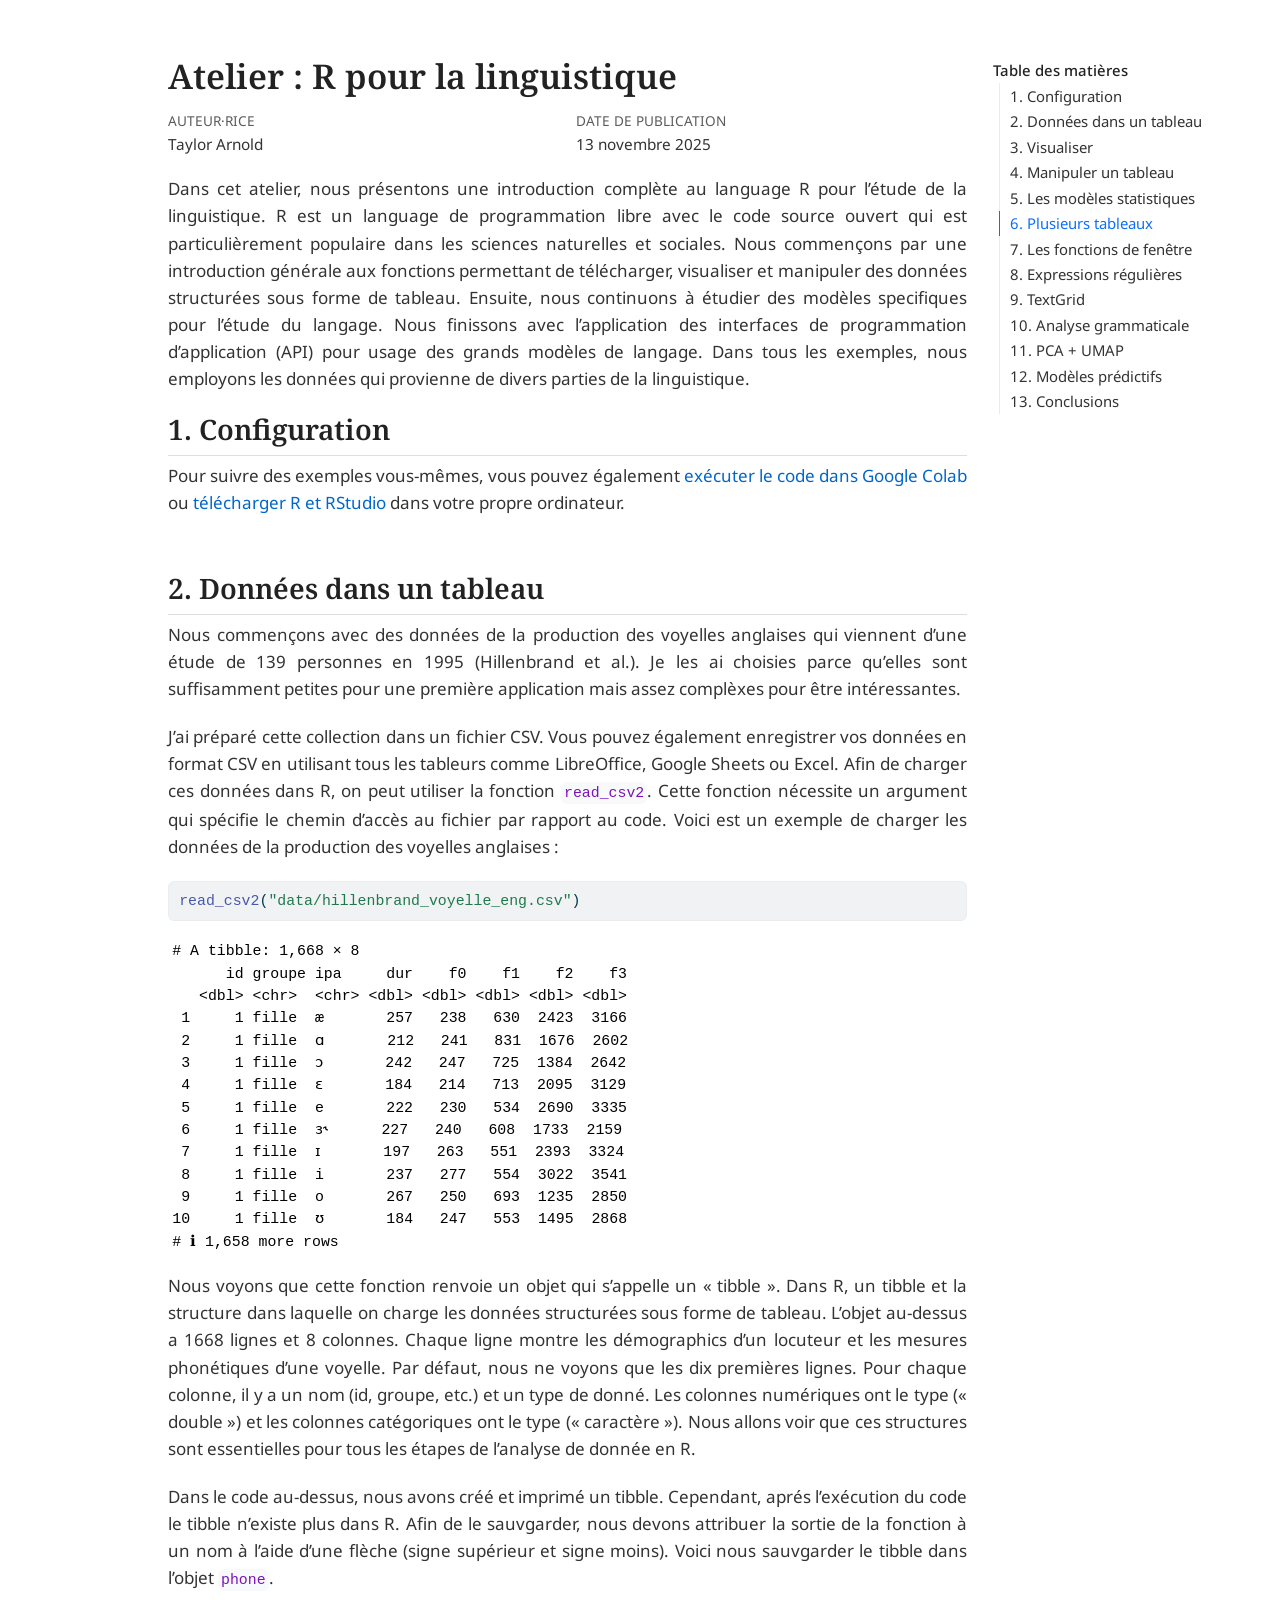
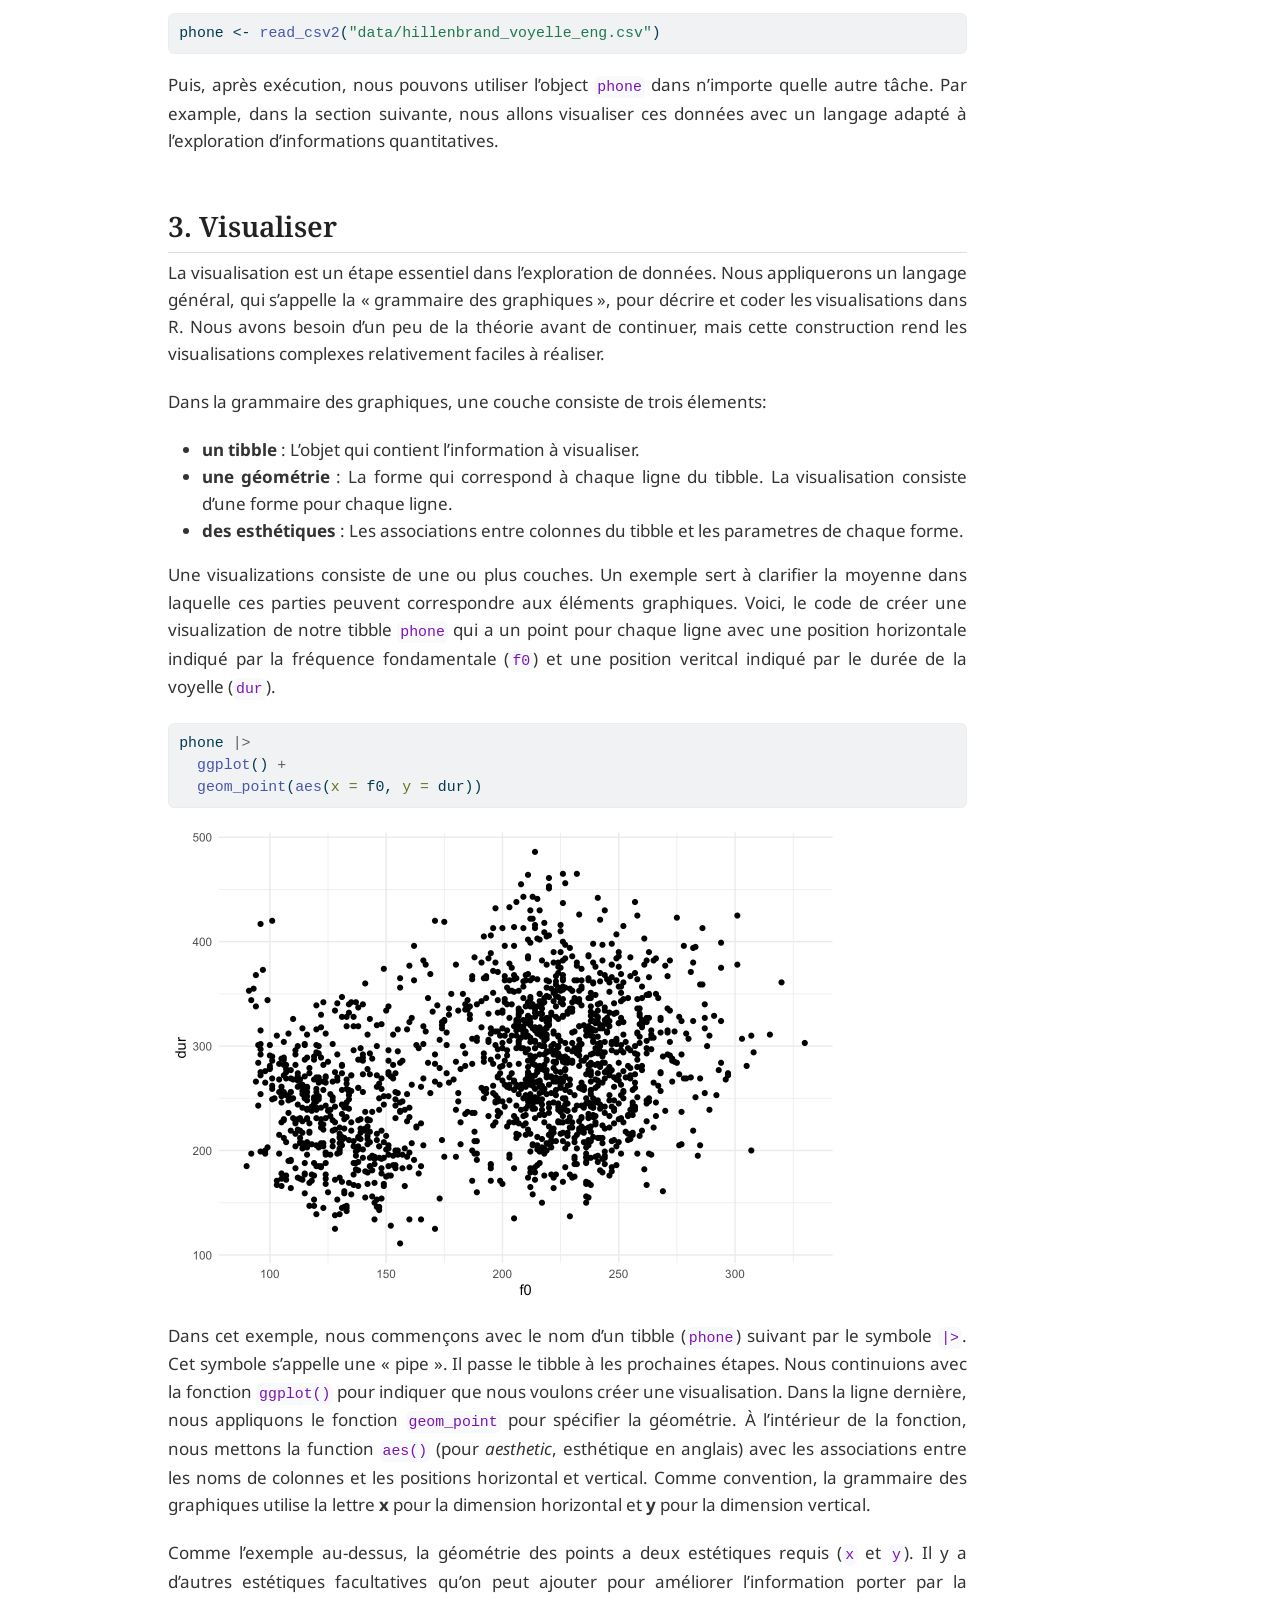
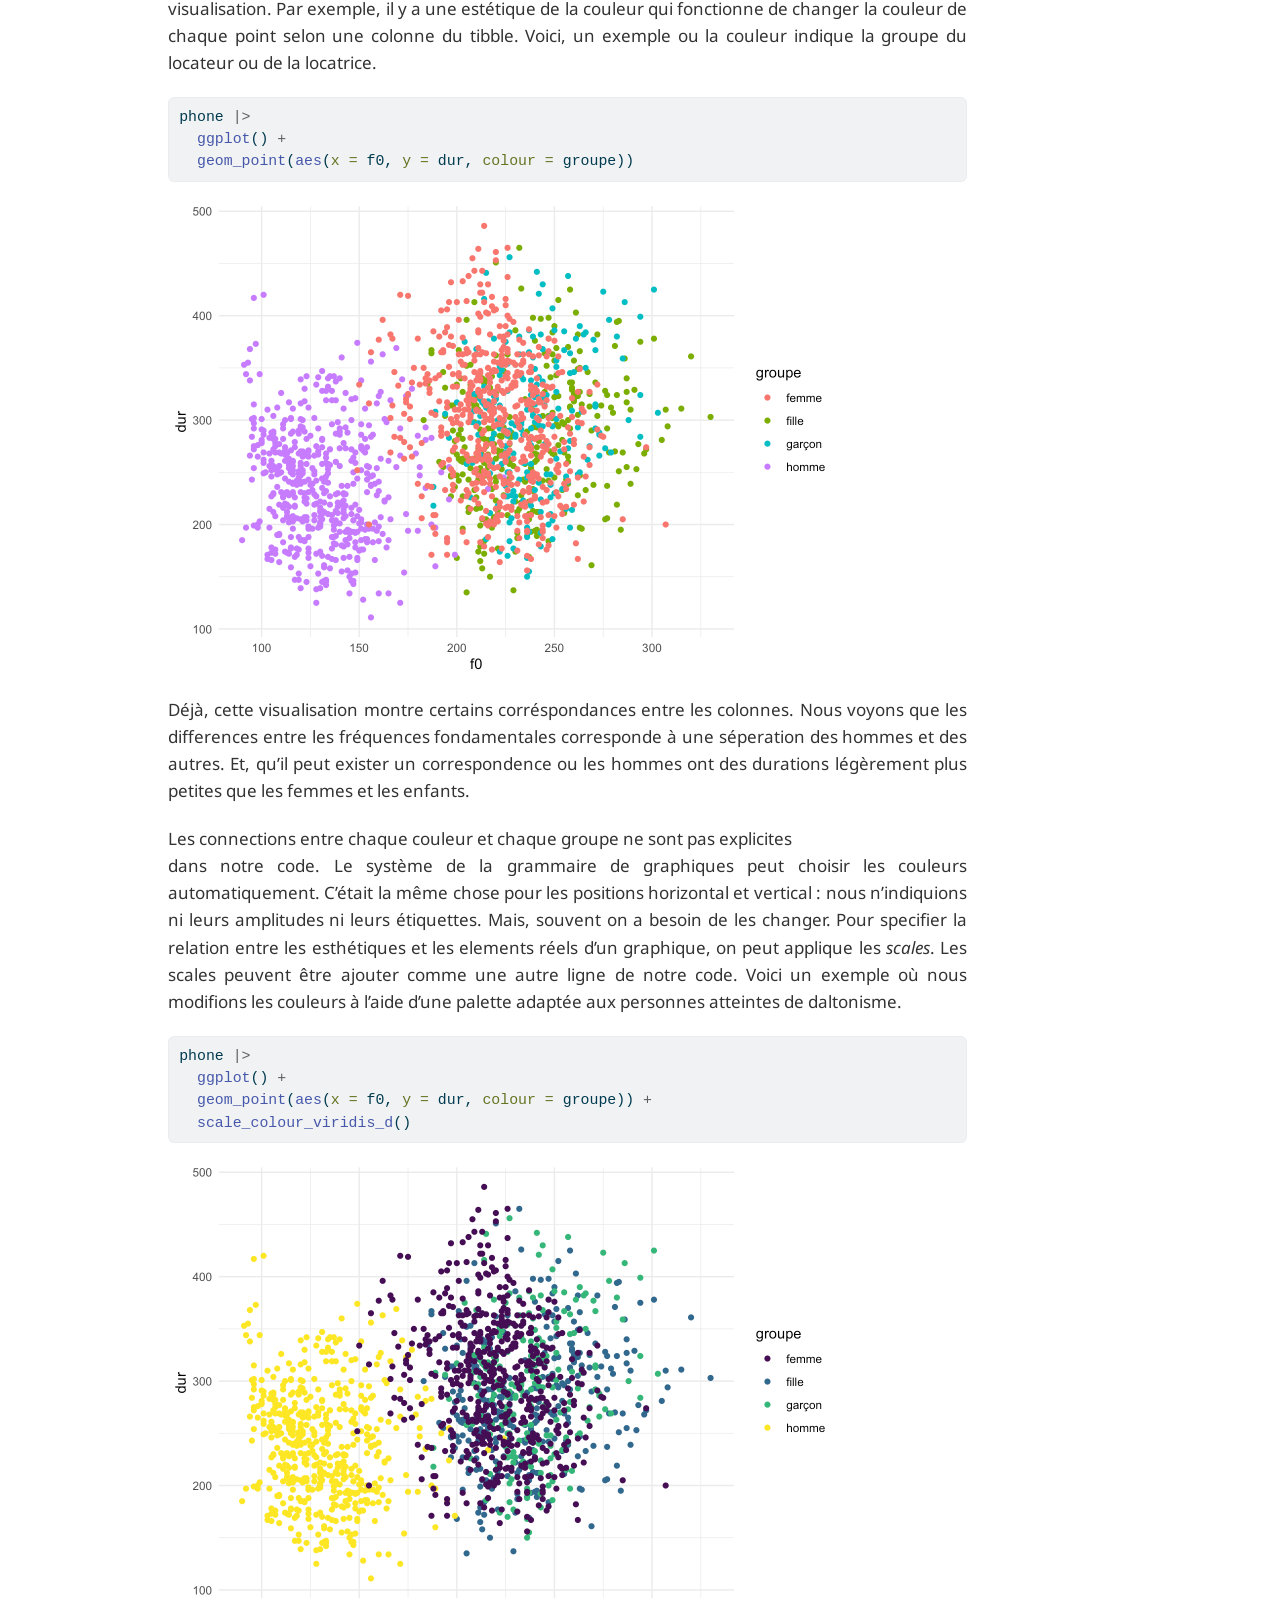
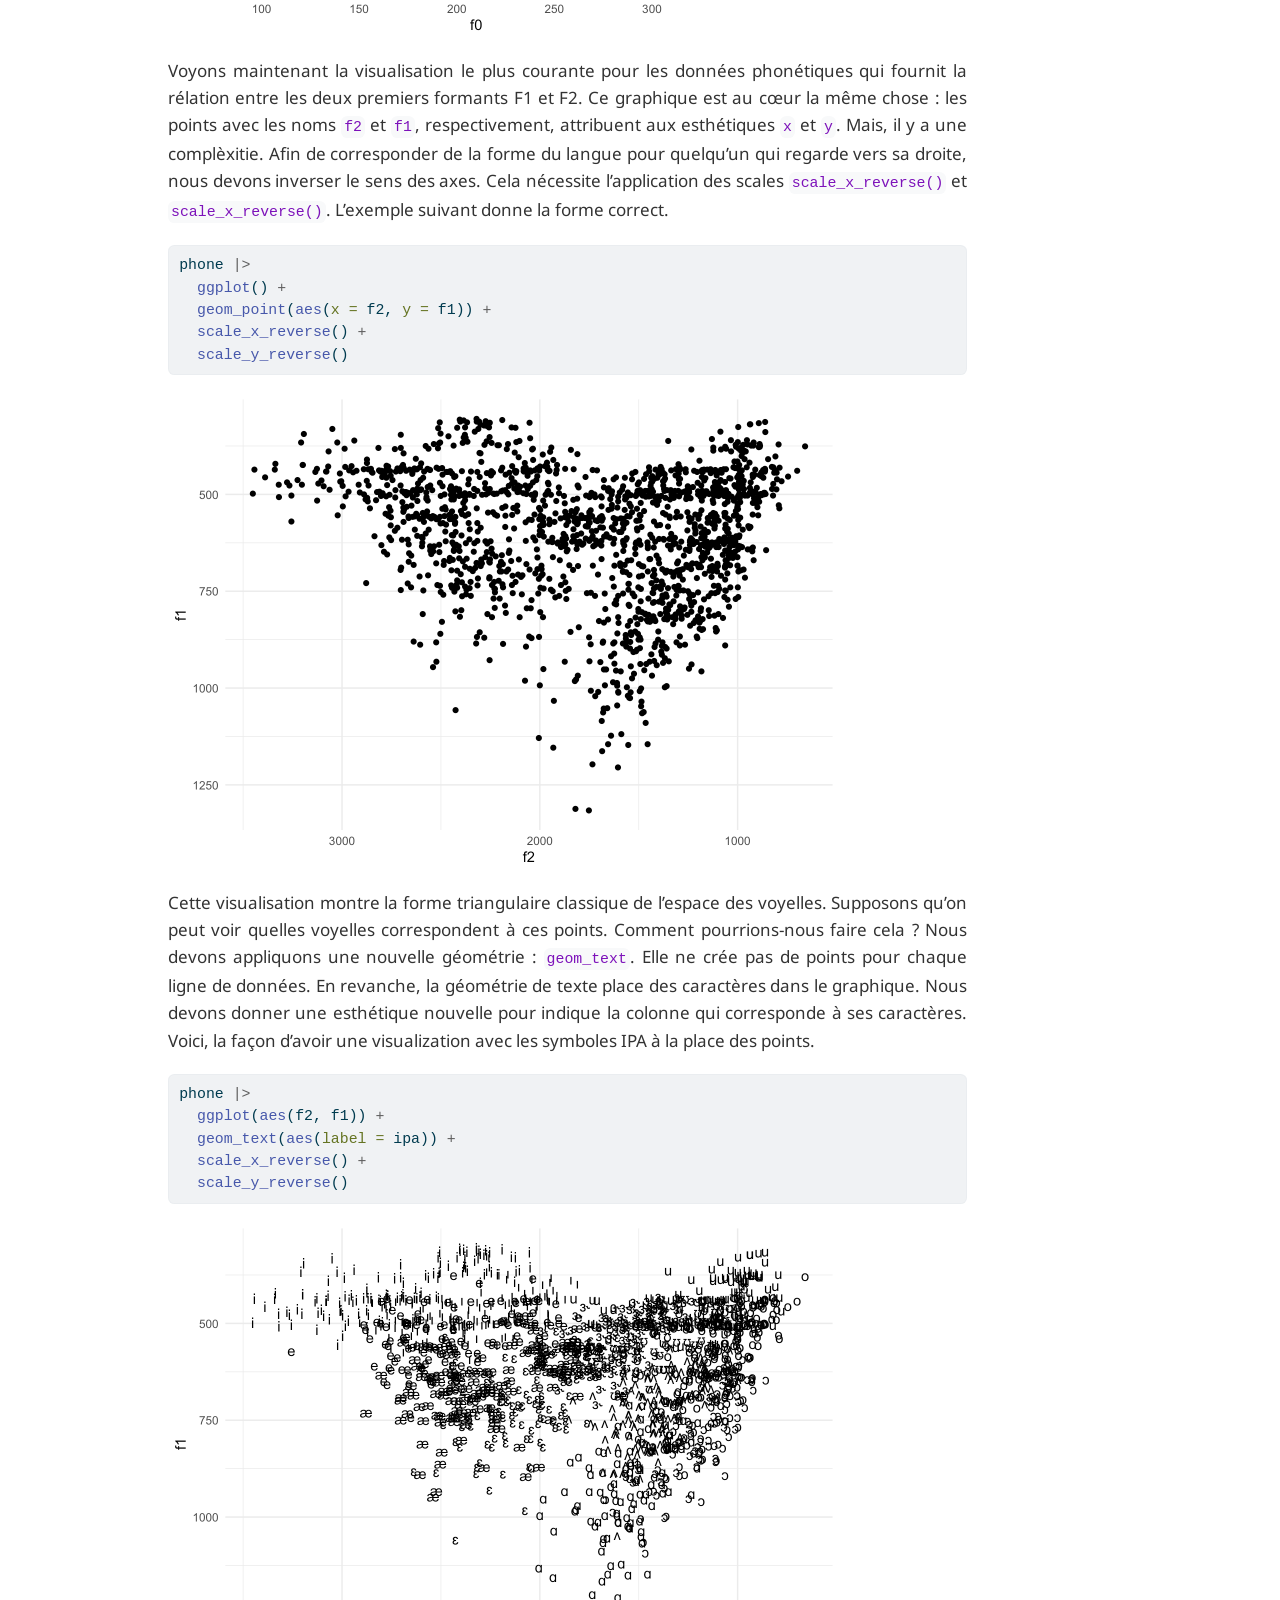
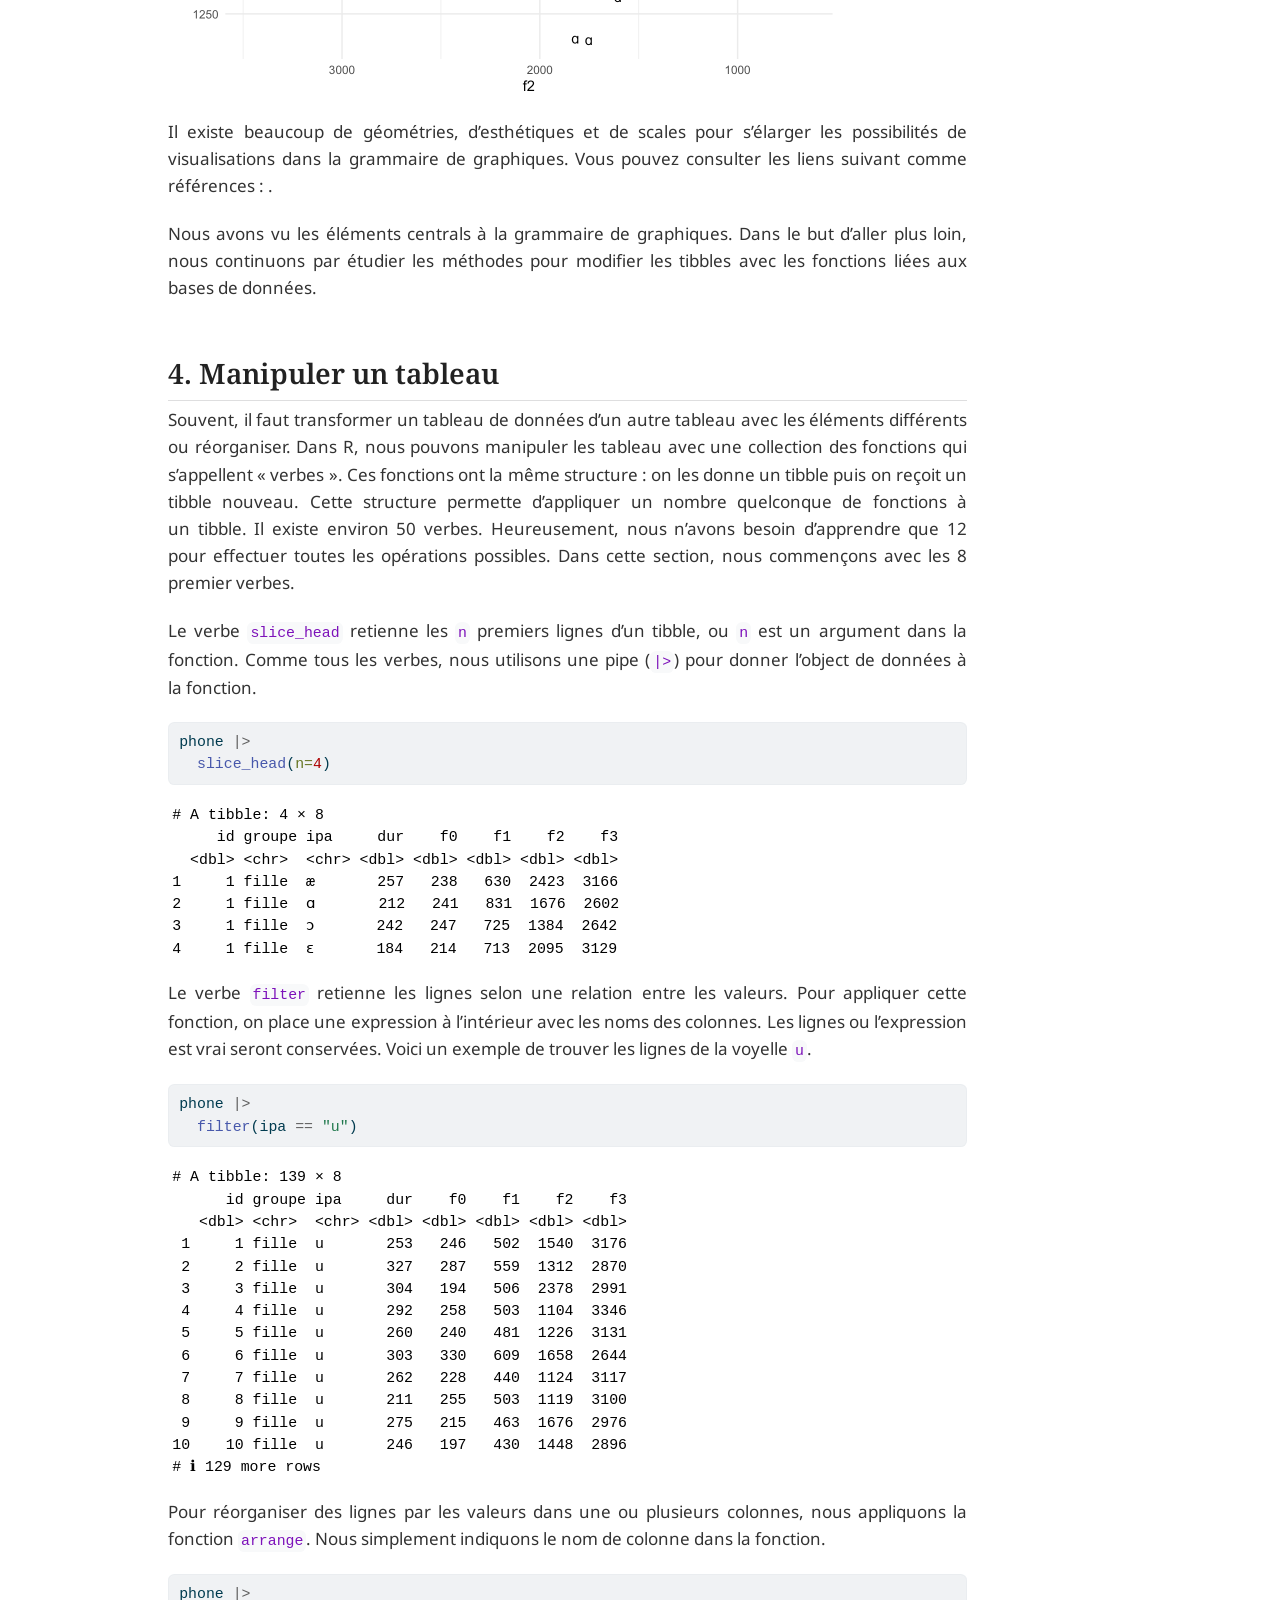
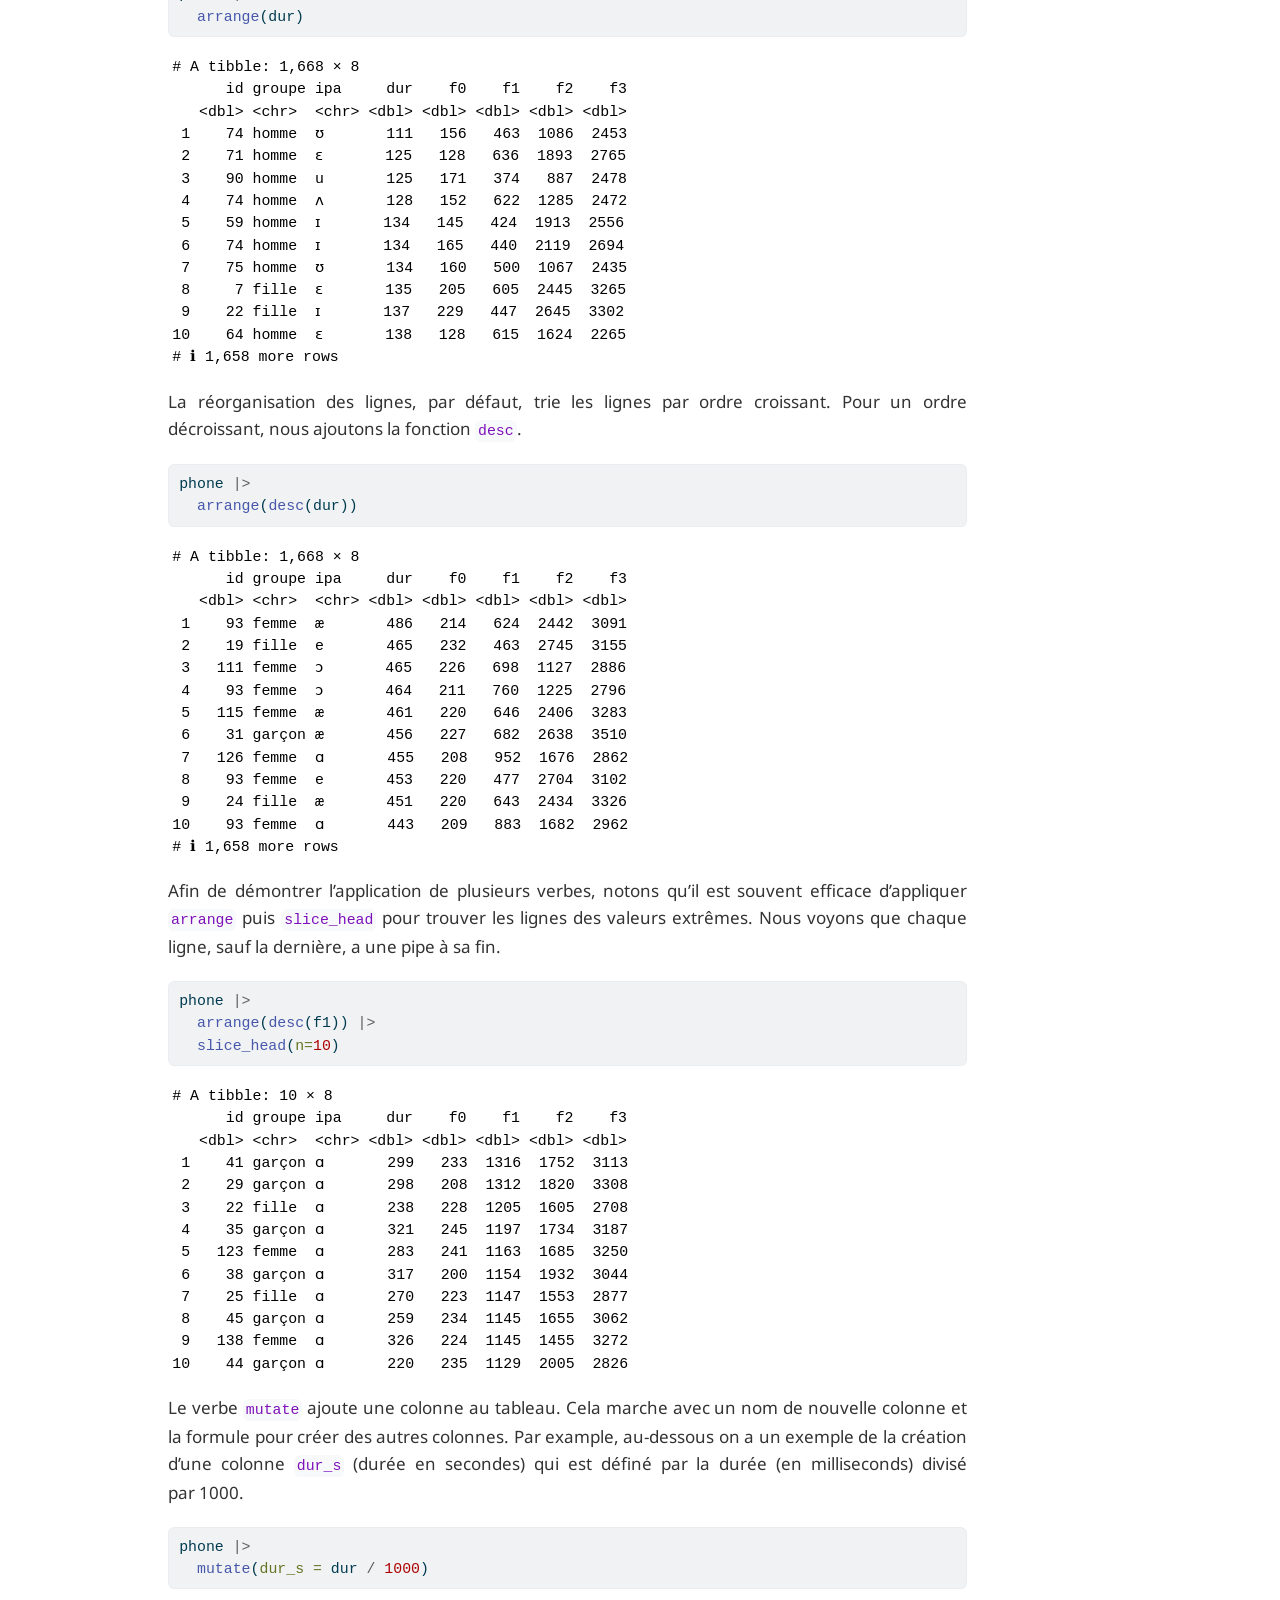
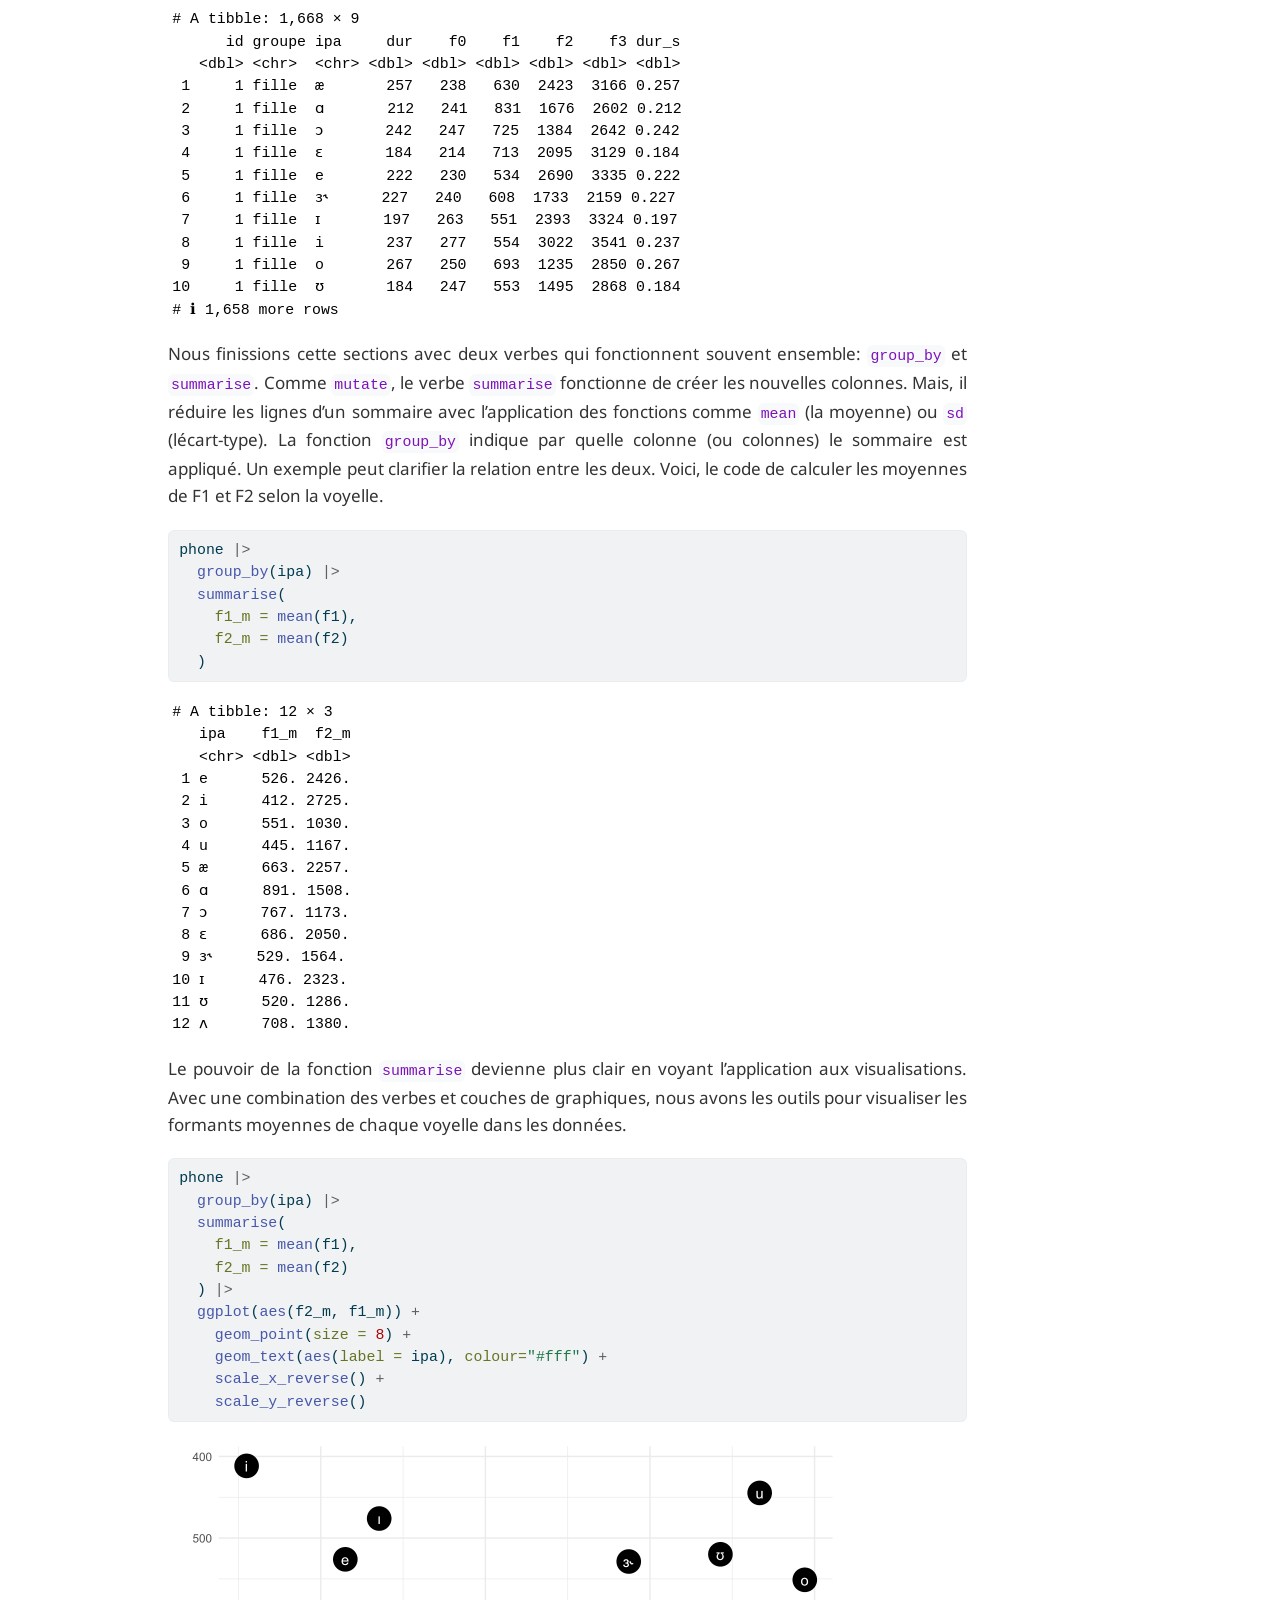
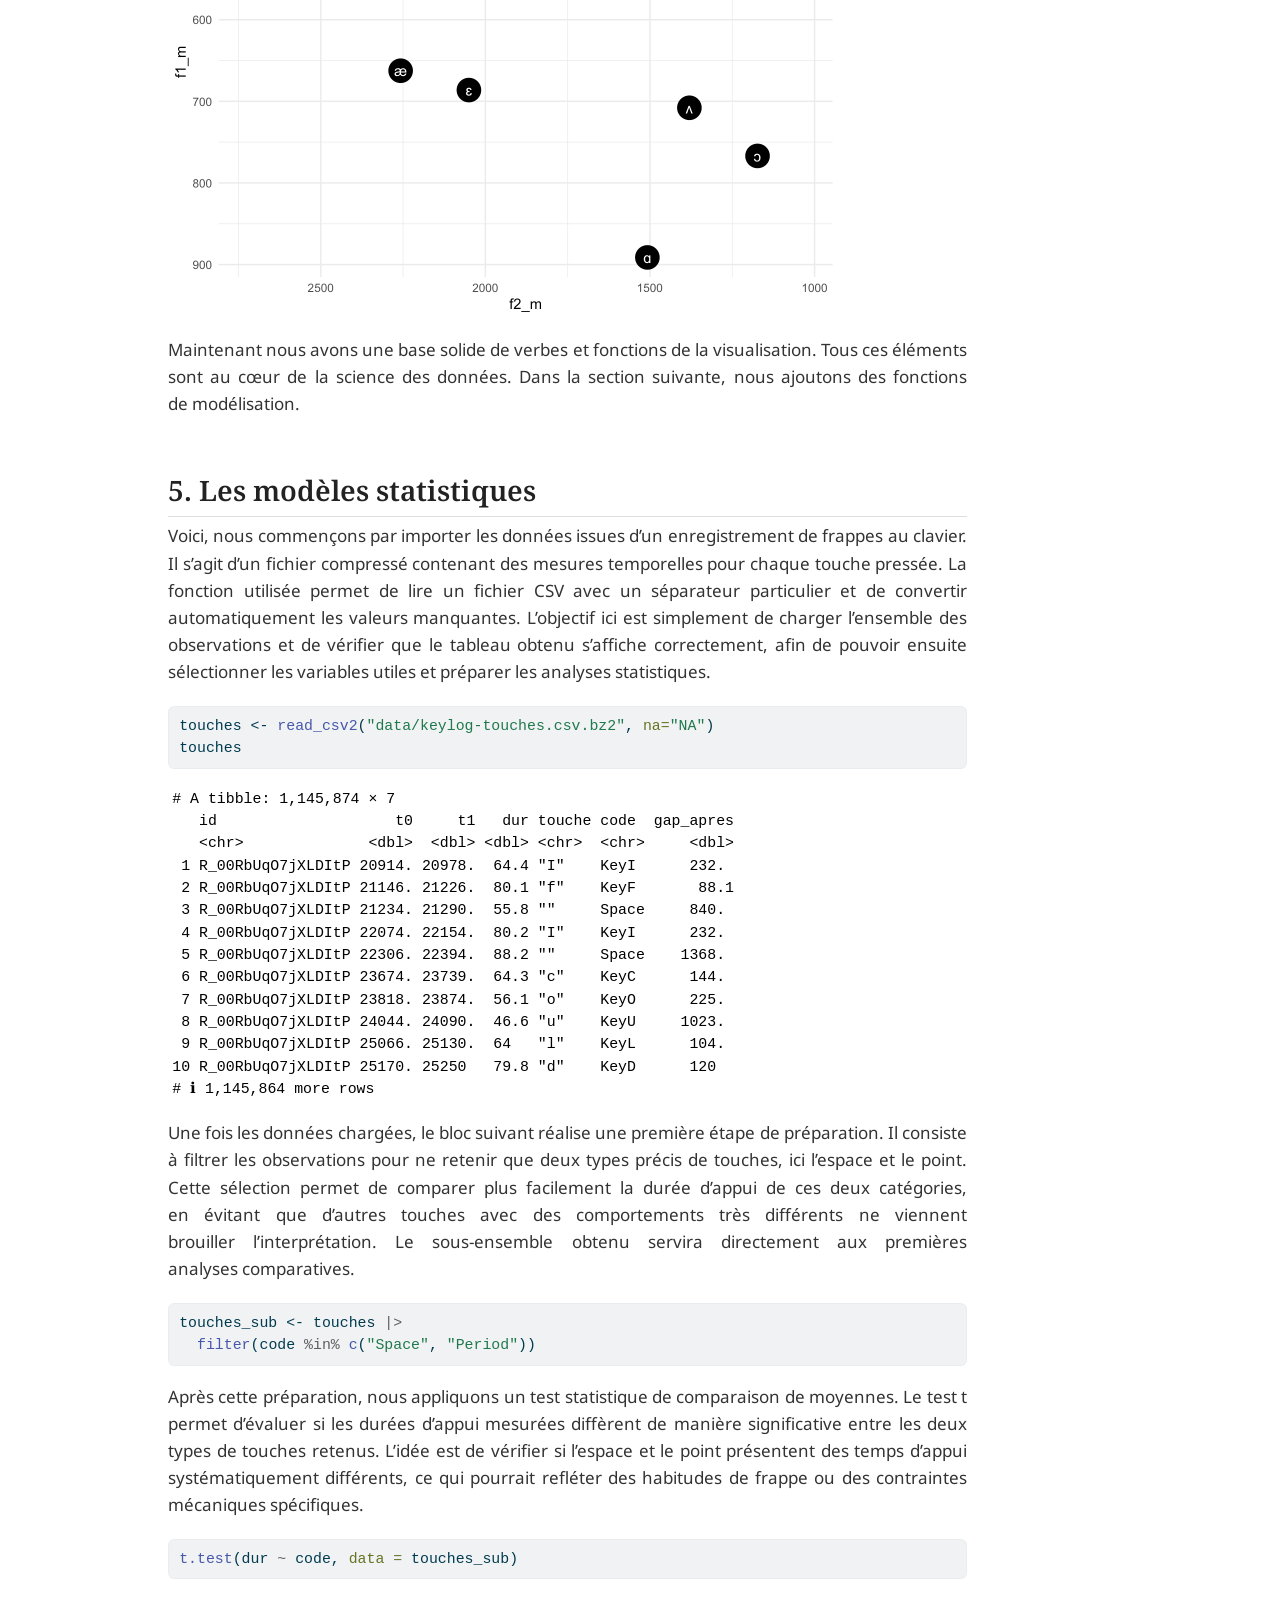
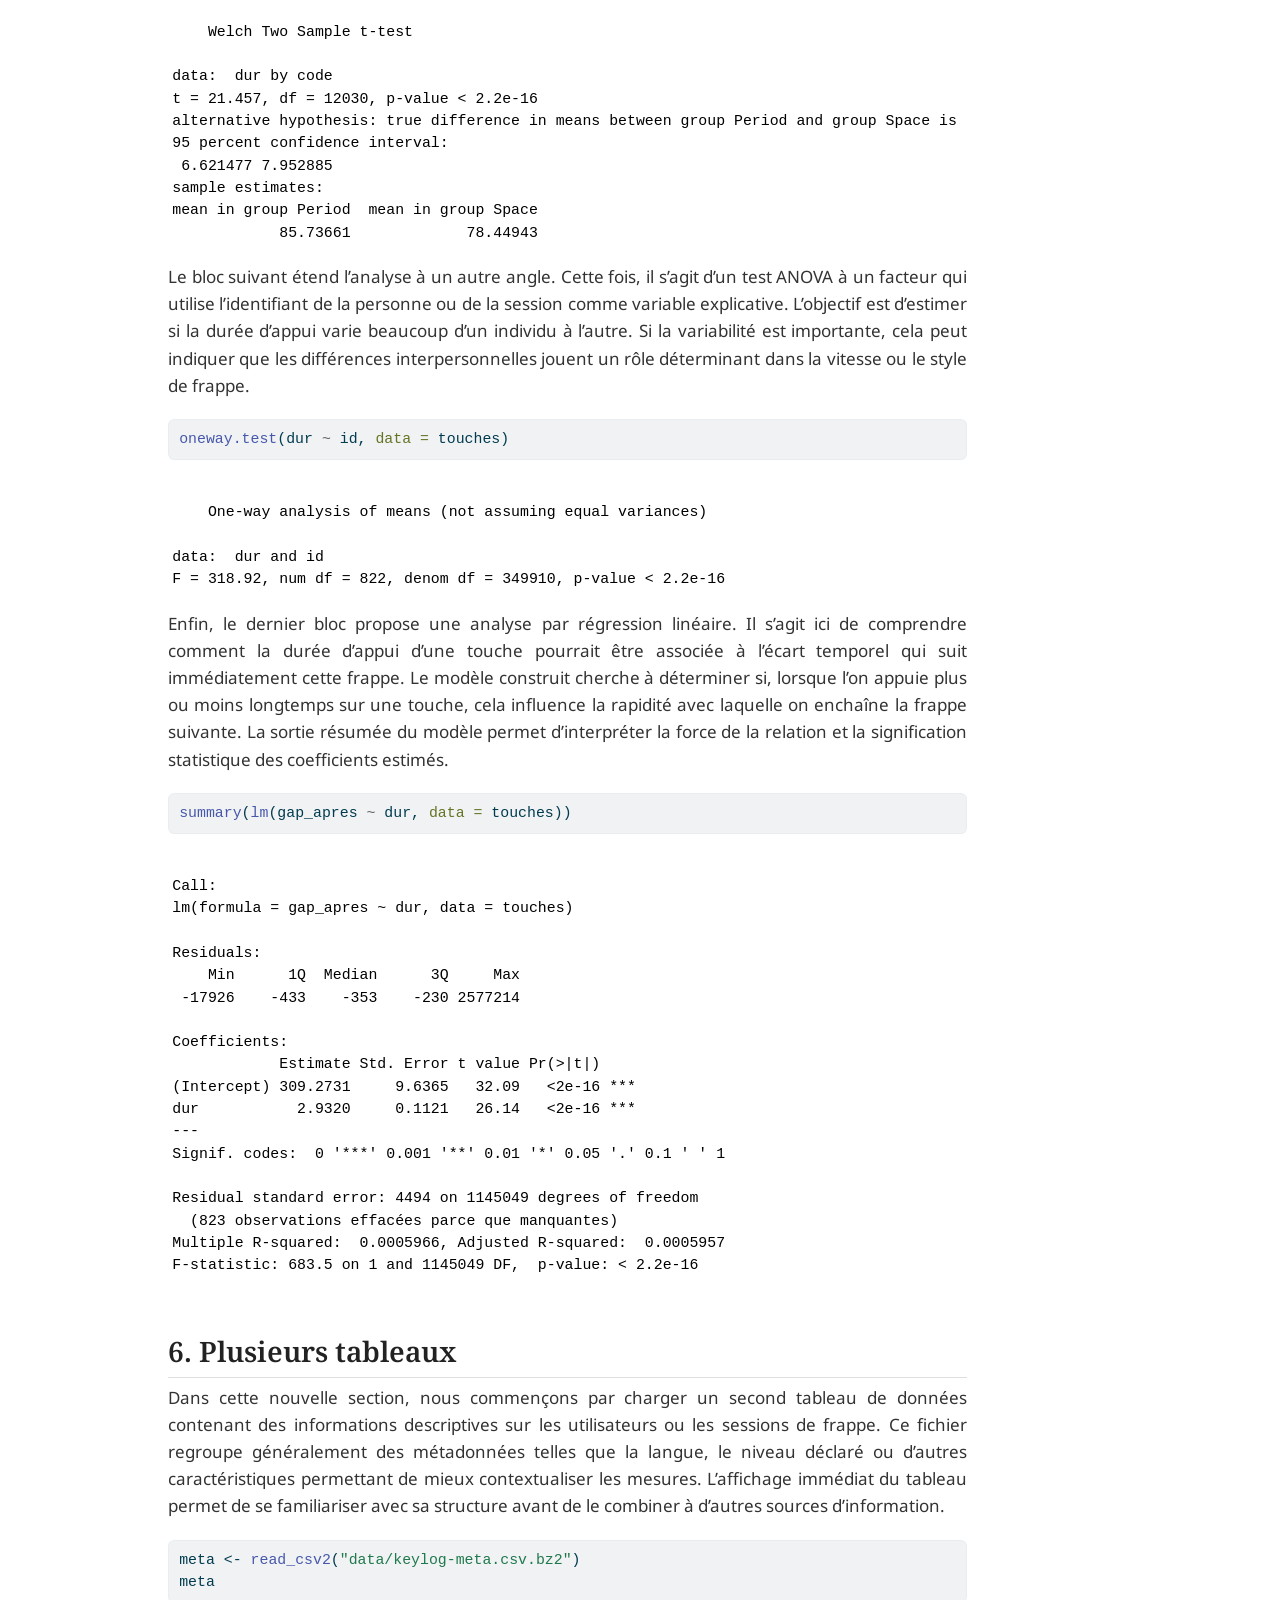
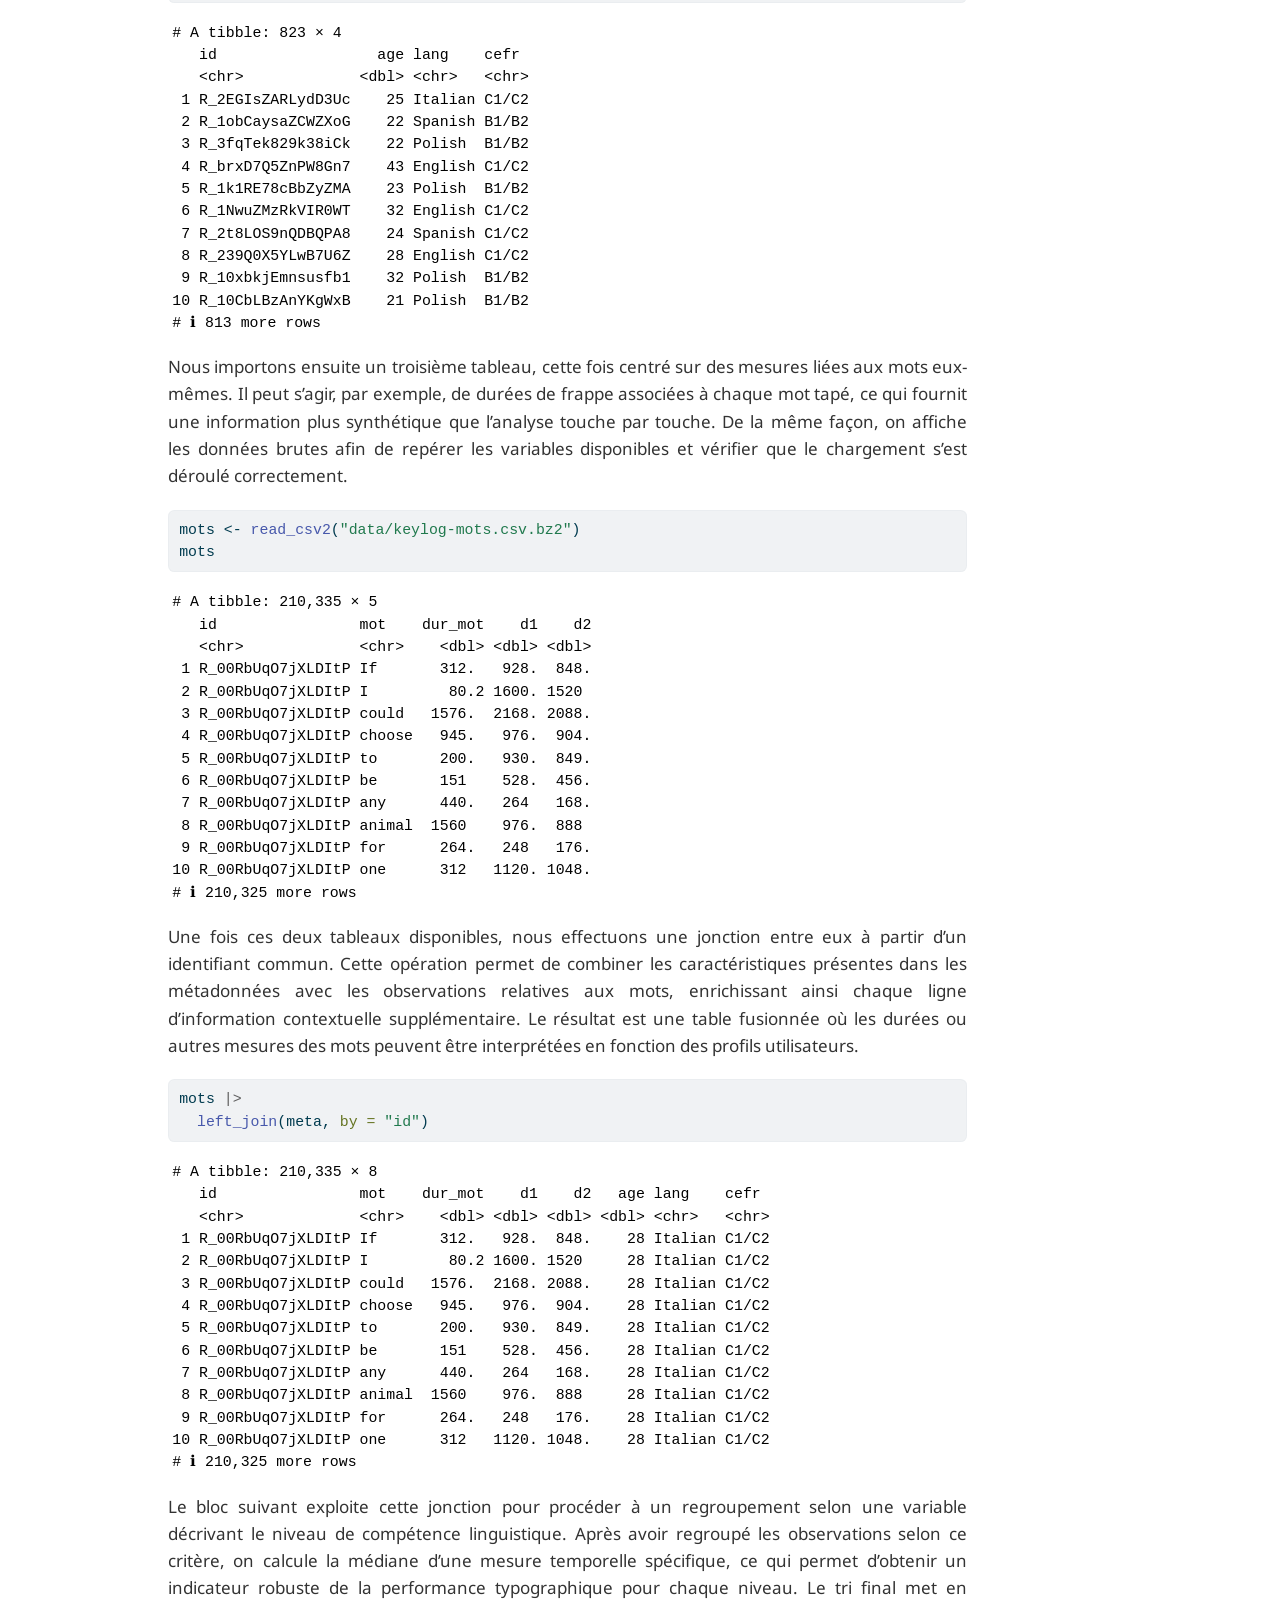
<file: 2025_corli/code.html>
<!DOCTYPE html>
<html xmlns="http://www.w3.org/1999/xhtml" lang="fr" xml:lang="fr"><head>

<meta charset="utf-8">
<meta name="generator" content="quarto-1.7.32">

<meta name="viewport" content="width=device-width, initial-scale=1.0, user-scalable=yes">

<meta name="author" content="Taylor Arnold">

<title>Atelier : R pour la linguistique</title>
<style>
code{white-space: pre-wrap;}
span.smallcaps{font-variant: small-caps;}
div.columns{display: flex; gap: min(4vw, 1.5em);}
div.column{flex: auto; overflow-x: auto;}
div.hanging-indent{margin-left: 1.5em; text-indent: -1.5em;}
ul.task-list{list-style: none;}
ul.task-list li input[type="checkbox"] {
  width: 0.8em;
  margin: 0 0.8em 0.2em -1em; /* quarto-specific, see https://github.com/quarto-dev/quarto-cli/issues/4556 */ 
  vertical-align: middle;
}
/* CSS for syntax highlighting */
html { -webkit-text-size-adjust: 100%; }
pre > code.sourceCode { white-space: pre; position: relative; }
pre > code.sourceCode > span { display: inline-block; line-height: 1.25; }
pre > code.sourceCode > span:empty { height: 1.2em; }
.sourceCode { overflow: visible; }
code.sourceCode > span { color: inherit; text-decoration: inherit; }
div.sourceCode { margin: 1em 0; }
pre.sourceCode { margin: 0; }
@media screen {
div.sourceCode { overflow: auto; }
}
@media print {
pre > code.sourceCode { white-space: pre-wrap; }
pre > code.sourceCode > span { text-indent: -5em; padding-left: 5em; }
}
pre.numberSource code
  { counter-reset: source-line 0; }
pre.numberSource code > span
  { position: relative; left: -4em; counter-increment: source-line; }
pre.numberSource code > span > a:first-child::before
  { content: counter(source-line);
    position: relative; left: -1em; text-align: right; vertical-align: baseline;
    border: none; display: inline-block;
    -webkit-touch-callout: none; -webkit-user-select: none;
    -khtml-user-select: none; -moz-user-select: none;
    -ms-user-select: none; user-select: none;
    padding: 0 4px; width: 4em;
  }
pre.numberSource { margin-left: 3em;  padding-left: 4px; }
div.sourceCode
  {   }
@media screen {
pre > code.sourceCode > span > a:first-child::before { text-decoration: underline; }
}
</style>


<script src="code_files/libs/clipboard/clipboard.min.js"></script>
<script src="code_files/libs/quarto-html/quarto.js" type="module"></script>
<script src="code_files/libs/quarto-html/tabsets/tabsets.js" type="module"></script>
<script src="code_files/libs/quarto-html/popper.min.js"></script>
<script src="code_files/libs/quarto-html/tippy.umd.min.js"></script>
<script src="code_files/libs/quarto-html/anchor.min.js"></script>
<link href="code_files/libs/quarto-html/tippy.css" rel="stylesheet">
<link href="code_files/libs/quarto-html/quarto-syntax-highlighting-37eea08aefeeee20ff55810ff984fec1.css" rel="stylesheet" id="quarto-text-highlighting-styles">
<script src="code_files/libs/bootstrap/bootstrap.min.js"></script>
<link href="code_files/libs/bootstrap/bootstrap-icons.css" rel="stylesheet">
<link href="code_files/libs/bootstrap/bootstrap-81267100e462c21b3d6c0d5bf76a3417.min.css" rel="stylesheet" append-hash="true" id="quarto-bootstrap" data-mode="light">
<script src="code_files/libs/quarto-contrib/glightbox/glightbox.min.js"></script>
<link href="code_files/libs/quarto-contrib/glightbox/glightbox.min.css" rel="stylesheet">
<link href="code_files/libs/quarto-contrib/glightbox/lightbox.css" rel="stylesheet">
  <link rel="stylesheet" href="css/reset.css">
  <link rel="stylesheet" href="css/fonts.css">
  <link rel="stylesheet" href="css/site.css">


</head>

<body class="quarto-light">

<div id="quarto-content" class="page-columns page-rows-contents page-layout-article">
<div id="quarto-margin-sidebar" class="sidebar margin-sidebar">
  <nav id="TOC" role="doc-toc" class="toc-active">
    <h2 id="toc-title">Table des matières</h2>
   
  <ul>
  <li><a href="#configuration" id="toc-configuration" class="nav-link active" data-scroll-target="#configuration">1. Configuration</a></li>
  <li><a href="#données-dans-un-tableau" id="toc-données-dans-un-tableau" class="nav-link" data-scroll-target="#données-dans-un-tableau">2. Données dans un tableau</a></li>
  <li><a href="#visualiser" id="toc-visualiser" class="nav-link" data-scroll-target="#visualiser">3. Visualiser</a></li>
  <li><a href="#manipuler-un-tableau" id="toc-manipuler-un-tableau" class="nav-link" data-scroll-target="#manipuler-un-tableau">4. Manipuler un tableau</a></li>
  <li><a href="#les-modèles-statistiques" id="toc-les-modèles-statistiques" class="nav-link" data-scroll-target="#les-modèles-statistiques">5. Les modèles statistiques</a></li>
  <li><a href="#plusieurs-tableaux" id="toc-plusieurs-tableaux" class="nav-link" data-scroll-target="#plusieurs-tableaux">6. Plusieurs tableaux</a></li>
  <li><a href="#les-fonctions-de-fenêtre" id="toc-les-fonctions-de-fenêtre" class="nav-link" data-scroll-target="#les-fonctions-de-fenêtre">7. Les fonctions de fenêtre</a></li>
  <li><a href="#expressions-régulières" id="toc-expressions-régulières" class="nav-link" data-scroll-target="#expressions-régulières">8. Expressions régulières</a></li>
  <li><a href="#textgrid" id="toc-textgrid" class="nav-link" data-scroll-target="#textgrid">9. TextGrid</a></li>
  <li><a href="#analyse-grammaticale" id="toc-analyse-grammaticale" class="nav-link" data-scroll-target="#analyse-grammaticale">10. Analyse grammaticale</a></li>
  <li><a href="#pca-umap" id="toc-pca-umap" class="nav-link" data-scroll-target="#pca-umap">11. PCA + UMAP</a></li>
  <li><a href="#modèles-prédictifs" id="toc-modèles-prédictifs" class="nav-link" data-scroll-target="#modèles-prédictifs">12. Modèles prédictifs</a></li>
  <li><a href="#conclusions" id="toc-conclusions" class="nav-link" data-scroll-target="#conclusions">13. Conclusions</a></li>
  </ul>
</nav>
</div>
<main class="content" id="quarto-document-content">


<header id="title-block-header" class="quarto-title-block default">
<div class="quarto-title">
<h1 class="title">Atelier : R pour la linguistique</h1>
</div>



<div class="quarto-title-meta">

    <div>
    <div class="quarto-title-meta-heading">Auteur·rice</div>
    <div class="quarto-title-meta-contents">
             <p>Taylor Arnold </p>
          </div>
  </div>
    
    <div>
    <div class="quarto-title-meta-heading">Date de publication</div>
    <div class="quarto-title-meta-contents">
      <p class="date">13 novembre 2025</p>
    </div>
  </div>
  
    
  </div>
  


</header>


<p>Dans cet atelier, nous présentons une introduction complète au language R pour l’étude de la linguistique. R est un language de programmation libre avec le code source ouvert qui est particulièrement populaire dans les sciences naturelles et sociales. Nous commençons par une introduction générale aux fonctions permettant de télécharger, visualiser et manipuler des données structurées sous forme de tableau. Ensuite, nous continuons à étudier des modèles specifiques pour l’étude du langage. Nous finissons avec l’application des interfaces de programmation d’application (API) pour usage des grands modèles de langage. Dans tous les exemples, nous employons les données qui provienne de divers parties de la linguistique.</p>
<section id="configuration" class="level2">
<h2 class="anchored" data-anchor-id="configuration">1. Configuration</h2>
<p>Pour suivre des exemples vous-mêmes, vous pouvez également <a href="">exécuter le code dans Google Colab</a> ou <a href="">télécharger R et RStudio</a> dans votre propre ordinateur.</p>
</section>
<section id="données-dans-un-tableau" class="level2">
<h2 class="anchored" data-anchor-id="données-dans-un-tableau">2. Données dans un tableau</h2>
<p>Nous commençons avec des données de la production des voyelles anglaises qui viennent d’une étude de 139 personnes en 1995 (Hillenbrand et al.). Je les ai choisies parce qu’elles sont suffisamment petites pour une première application mais assez complèxes pour être intéressantes.</p>
<p>J’ai préparé cette collection dans un fichier CSV. Vous pouvez également enregistrer vos données en format CSV en utilisant tous les tableurs comme LibreOffice, Google Sheets ou Excel. Afin de charger ces données dans R, on peut utiliser la fonction <code>read_csv2</code>. Cette fonction nécessite un argument qui spécifie le chemin d’accès au fichier par rapport au code. Voici est un exemple de charger les données de la production des voyelles anglaises :</p>
<div class="cell">
<div class="sourceCode cell-code" id="cb1"><pre class="sourceCode r code-with-copy"><code class="sourceCode r"><span id="cb1-1"><a href="#cb1-1" aria-hidden="true" tabindex="-1"></a><span class="fu">read_csv2</span>(<span class="st">"data/hillenbrand_voyelle_eng.csv"</span>)</span></code><button title="Copier vers le presse-papier" class="code-copy-button"><i class="bi"></i></button></pre></div>
<div class="cell-output cell-output-stdout">
<pre><code># A tibble: 1,668 × 8
      id groupe ipa     dur    f0    f1    f2    f3
   &lt;dbl&gt; &lt;chr&gt;  &lt;chr&gt; &lt;dbl&gt; &lt;dbl&gt; &lt;dbl&gt; &lt;dbl&gt; &lt;dbl&gt;
 1     1 fille  æ       257   238   630  2423  3166
 2     1 fille  ɑ       212   241   831  1676  2602
 3     1 fille  ɔ       242   247   725  1384  2642
 4     1 fille  ɛ       184   214   713  2095  3129
 5     1 fille  e       222   230   534  2690  3335
 6     1 fille  ɜ˞      227   240   608  1733  2159
 7     1 fille  ɪ       197   263   551  2393  3324
 8     1 fille  i       237   277   554  3022  3541
 9     1 fille  o       267   250   693  1235  2850
10     1 fille  ʊ       184   247   553  1495  2868
# ℹ 1,658 more rows</code></pre>
</div>
</div>
<p>Nous voyons que cette fonction renvoie un objet qui s’appelle un « tibble ». Dans R, un tibble et la structure dans laquelle on charge les données structurées sous forme de tableau. L’objet au-dessus a 1668 lignes et 8 colonnes. Chaque ligne montre les démographics d’un locuteur et les mesures phonétiques d’une voyelle. Par défaut, nous ne voyons que les dix premières lignes. Pour chaque colonne, il y a un nom (id, groupe, etc.) et un type de donné. Les colonnes numériques ont le type <dbl> (« double ») et les colonnes catégoriques ont le type <chr> (« caractère »). Nous allons voir que ces structures sont essentielles pour tous les étapes de l’analyse de donnée en R.</chr></dbl></p>
<p>Dans le code au-dessus, nous avons créé et imprimé un tibble. Cependant, aprés l’exécution du code le tibble n’existe plus dans R. Afin de le sauvgarder, nous devons attribuer la sortie de la fonction à un nom à l’aide d’une flèche (signe supérieur et signe moins). Voici nous sauvgarder le tibble dans l’objet <code>phone</code>.</p>
<div class="cell">
<div class="sourceCode cell-code" id="cb3"><pre class="sourceCode r code-with-copy"><code class="sourceCode r"><span id="cb3-1"><a href="#cb3-1" aria-hidden="true" tabindex="-1"></a>phone <span class="ot">&lt;-</span> <span class="fu">read_csv2</span>(<span class="st">"data/hillenbrand_voyelle_eng.csv"</span>)</span></code><button title="Copier vers le presse-papier" class="code-copy-button"><i class="bi"></i></button></pre></div>
</div>
<p>Puis, après exécution, nous pouvons utiliser l’object <code>phone</code> dans n’importe quelle autre tâche. Par example, dans la section suivante, nous allons visualiser ces données avec un langage adapté à l’exploration d’informations quantitatives.</p>
</section>
<section id="visualiser" class="level2">
<h2 class="anchored" data-anchor-id="visualiser">3. Visualiser</h2>
<p>La visualisation est un étape essentiel dans l’exploration de données. Nous appliquerons un langage général, qui s’appelle la « grammaire des graphiques », pour décrire et coder les visualisations dans R. Nous avons besoin d’un peu de la théorie avant de continuer, mais cette construction rend les visualisations complexes relativement faciles à réaliser.</p>
<p>Dans la grammaire des graphiques, une couche consiste de trois élements:</p>
<ul>
<li><strong>un tibble</strong> : L’objet qui contient l’information à visualiser.</li>
<li><strong>une géométrie</strong> : La forme qui correspond à chaque ligne du tibble. La visualisation consiste d’une forme pour chaque ligne.</li>
<li><strong>des esthétiques</strong> : Les associations entre colonnes du tibble et les parametres de chaque forme.</li>
</ul>
<p>Une visualizations consiste de une ou plus couches. Un exemple sert à clarifier la moyenne dans laquelle ces parties peuvent correspondre aux éléments graphiques. Voici, le code de créer une visualization de notre tibble <code>phone</code> qui a un point pour chaque ligne avec une position horizontale indiqué par la fréquence fondamentale (<code>f0</code>) et une position veritcal indiqué par le durée de la voyelle (<code>dur</code>).</p>
<div class="cell">
<div class="sourceCode cell-code" id="cb4"><pre class="sourceCode r code-with-copy"><code class="sourceCode r"><span id="cb4-1"><a href="#cb4-1" aria-hidden="true" tabindex="-1"></a>phone <span class="sc">|&gt;</span></span>
<span id="cb4-2"><a href="#cb4-2" aria-hidden="true" tabindex="-1"></a>  <span class="fu">ggplot</span>() <span class="sc">+</span></span>
<span id="cb4-3"><a href="#cb4-3" aria-hidden="true" tabindex="-1"></a>  <span class="fu">geom_point</span>(<span class="fu">aes</span>(<span class="at">x =</span> f0, <span class="at">y =</span> dur))</span></code><button title="Copier vers le presse-papier" class="code-copy-button"><i class="bi"></i></button></pre></div>
<div class="cell-output-display">
<div>
<figure class="figure">
<p><a href="code_files/figure-html/unnamed-chunk-4-1.png" class="lightbox" data-gallery="quarto-lightbox-gallery-1"><img src="code_files/figure-html/unnamed-chunk-4-1.png" class="img-fluid figure-img" width="672"></a></p>
</figure>
</div>
</div>
</div>
<p>Dans cet exemple, nous commençons avec le nom d’un tibble (<code>phone</code>) suivant par le symbole <code>|&gt;</code>. Cet symbole s’appelle une « pipe ». Il passe le tibble à les prochaines étapes. Nous continuions avec la fonction <code>ggplot()</code> pour indiquer que nous voulons créer une visualisation. Dans la ligne dernière, nous appliquons le fonction <code>geom_point</code> pour spécifier la géométrie. À l’intérieur de la fonction, nous mettons la function <code>aes()</code> (pour <em>aesthetic</em>, esthétique en anglais) avec les associations entre les noms de colonnes et les positions horizontal et vertical. Comme convention, la grammaire des graphiques utilise la lettre <strong>x</strong> pour la dimension horizontal et <strong>y</strong> pour la dimension vertical.</p>
<p>Comme l’exemple au-dessus, la géométrie des points a deux estétiques requis (<code>x</code> et <code>y</code>). Il y a d’autres estétiques facultatives qu’on peut ajouter pour améliorer l’information porter par la visualisation. Par exemple, il y a une estétique de la couleur qui fonctionne de changer la couleur de chaque point selon une colonne du tibble. Voici, un exemple ou la couleur indique la groupe du locateur ou de la locatrice.</p>
<div class="cell">
<div class="sourceCode cell-code" id="cb5"><pre class="sourceCode r code-with-copy"><code class="sourceCode r"><span id="cb5-1"><a href="#cb5-1" aria-hidden="true" tabindex="-1"></a>phone <span class="sc">|&gt;</span></span>
<span id="cb5-2"><a href="#cb5-2" aria-hidden="true" tabindex="-1"></a>  <span class="fu">ggplot</span>() <span class="sc">+</span></span>
<span id="cb5-3"><a href="#cb5-3" aria-hidden="true" tabindex="-1"></a>  <span class="fu">geom_point</span>(<span class="fu">aes</span>(<span class="at">x =</span> f0, <span class="at">y =</span> dur, <span class="at">colour =</span> groupe))</span></code><button title="Copier vers le presse-papier" class="code-copy-button"><i class="bi"></i></button></pre></div>
<div class="cell-output-display">
<div>
<figure class="figure">
<p><a href="code_files/figure-html/unnamed-chunk-5-1.png" class="lightbox" data-gallery="quarto-lightbox-gallery-2"><img src="code_files/figure-html/unnamed-chunk-5-1.png" class="img-fluid figure-img" width="672"></a></p>
</figure>
</div>
</div>
</div>
<p>Déjà, cette visualisation montre certains corréspondances entre les colonnes. Nous voyons que les differences entre les fréquences fondamentales corresponde à une séperation des hommes et des autres. Et, qu’il peut exister un correspondence ou les hommes ont des durations légèrement plus petites que les femmes et les enfants.</p>
<p>Les connections entre chaque couleur et chaque groupe ne sont pas explicites<br>
dans notre code. Le système de la grammaire de graphiques peut choisir les couleurs automatiquement. C’était la même chose pour les positions horizontal et vertical : nous n’indiquions ni leurs amplitudes ni leurs étiquettes. Mais, souvent on a besoin de les changer. Pour specifier la relation entre les esthétiques et les elements réels d’un graphique, on peut applique les <em>scales</em>. Les scales peuvent être ajouter comme une autre ligne de notre code. Voici un exemple où nous modifions les couleurs à l’aide d’une palette adaptée aux personnes atteintes de daltonisme.</p>
<div class="cell">
<div class="sourceCode cell-code" id="cb6"><pre class="sourceCode r code-with-copy"><code class="sourceCode r"><span id="cb6-1"><a href="#cb6-1" aria-hidden="true" tabindex="-1"></a>phone <span class="sc">|&gt;</span></span>
<span id="cb6-2"><a href="#cb6-2" aria-hidden="true" tabindex="-1"></a>  <span class="fu">ggplot</span>() <span class="sc">+</span></span>
<span id="cb6-3"><a href="#cb6-3" aria-hidden="true" tabindex="-1"></a>  <span class="fu">geom_point</span>(<span class="fu">aes</span>(<span class="at">x =</span> f0, <span class="at">y =</span> dur, <span class="at">colour =</span> groupe)) <span class="sc">+</span></span>
<span id="cb6-4"><a href="#cb6-4" aria-hidden="true" tabindex="-1"></a>  <span class="fu">scale_colour_viridis_d</span>()</span></code><button title="Copier vers le presse-papier" class="code-copy-button"><i class="bi"></i></button></pre></div>
<div class="cell-output-display">
<div>
<figure class="figure">
<p><a href="code_files/figure-html/unnamed-chunk-6-1.png" class="lightbox" data-gallery="quarto-lightbox-gallery-3"><img src="code_files/figure-html/unnamed-chunk-6-1.png" class="img-fluid figure-img" width="672"></a></p>
</figure>
</div>
</div>
</div>
<p>Voyons maintenant la visualisation le plus courante pour les données phonétiques qui fournit la rélation entre les deux premiers formants F1 et F2. Ce graphique est au cœur la même chose : les points avec les noms <code>f2</code> et <code>f1</code>, respectivement, attribuent aux esthétiques <code>x</code> et <code>y</code>. Mais, il y a une complèxitie. Afin de corresponder de la forme du langue pour quelqu’un qui regarde vers sa droite, nous devons inverser le sens des axes. Cela nécessite l’application des scales <code>scale_x_reverse()</code> et <code>scale_x_reverse()</code>. L’exemple suivant donne la forme correct.</p>
<div class="cell">
<div class="sourceCode cell-code" id="cb7"><pre class="sourceCode r code-with-copy"><code class="sourceCode r"><span id="cb7-1"><a href="#cb7-1" aria-hidden="true" tabindex="-1"></a>phone <span class="sc">|&gt;</span></span>
<span id="cb7-2"><a href="#cb7-2" aria-hidden="true" tabindex="-1"></a>  <span class="fu">ggplot</span>() <span class="sc">+</span></span>
<span id="cb7-3"><a href="#cb7-3" aria-hidden="true" tabindex="-1"></a>  <span class="fu">geom_point</span>(<span class="fu">aes</span>(<span class="at">x =</span> f2, <span class="at">y =</span> f1)) <span class="sc">+</span></span>
<span id="cb7-4"><a href="#cb7-4" aria-hidden="true" tabindex="-1"></a>  <span class="fu">scale_x_reverse</span>() <span class="sc">+</span></span>
<span id="cb7-5"><a href="#cb7-5" aria-hidden="true" tabindex="-1"></a>  <span class="fu">scale_y_reverse</span>()</span></code><button title="Copier vers le presse-papier" class="code-copy-button"><i class="bi"></i></button></pre></div>
<div class="cell-output-display">
<div>
<figure class="figure">
<p><a href="code_files/figure-html/unnamed-chunk-7-1.png" class="lightbox" data-gallery="quarto-lightbox-gallery-4"><img src="code_files/figure-html/unnamed-chunk-7-1.png" class="img-fluid figure-img" width="672"></a></p>
</figure>
</div>
</div>
</div>
<p>Cette visualisation montre la forme triangulaire classique de l’espace des voyelles. Supposons qu’on peut voir quelles voyelles correspondent à ces points. Comment pourrions-nous faire cela ? Nous devons appliquons une nouvelle géométrie : <code>geom_text</code>. Elle ne crée pas de points pour chaque ligne de données. En revanche, la géométrie de texte place des caractères dans le graphique. Nous devons donner une esthétique nouvelle pour indique la colonne qui corresponde à ses caractères. Voici, la façon d’avoir une visualization avec les symboles IPA à la place des points.</p>
<div class="cell">
<div class="sourceCode cell-code" id="cb8"><pre class="sourceCode r code-with-copy"><code class="sourceCode r"><span id="cb8-1"><a href="#cb8-1" aria-hidden="true" tabindex="-1"></a>phone <span class="sc">|&gt;</span></span>
<span id="cb8-2"><a href="#cb8-2" aria-hidden="true" tabindex="-1"></a>  <span class="fu">ggplot</span>(<span class="fu">aes</span>(f2, f1)) <span class="sc">+</span></span>
<span id="cb8-3"><a href="#cb8-3" aria-hidden="true" tabindex="-1"></a>  <span class="fu">geom_text</span>(<span class="fu">aes</span>(<span class="at">label =</span> ipa)) <span class="sc">+</span></span>
<span id="cb8-4"><a href="#cb8-4" aria-hidden="true" tabindex="-1"></a>  <span class="fu">scale_x_reverse</span>() <span class="sc">+</span></span>
<span id="cb8-5"><a href="#cb8-5" aria-hidden="true" tabindex="-1"></a>  <span class="fu">scale_y_reverse</span>()</span></code><button title="Copier vers le presse-papier" class="code-copy-button"><i class="bi"></i></button></pre></div>
<div class="cell-output-display">
<div>
<figure class="figure">
<p><a href="code_files/figure-html/unnamed-chunk-8-1.png" class="lightbox" data-gallery="quarto-lightbox-gallery-5"><img src="code_files/figure-html/unnamed-chunk-8-1.png" class="img-fluid figure-img" width="672"></a></p>
</figure>
</div>
</div>
</div>
<p>Il existe beaucoup de géométries, d’esthétiques et de scales pour s’élarger les possibilités de visualisations dans la grammaire de graphiques. Vous pouvez consulter les liens suivant comme références : <a href=""></a> <a href=""></a>.</p>
<p>Nous avons vu les éléments centrals à la grammaire de graphiques. Dans le but d’aller plus loin, nous continuons par étudier les méthodes pour modifier les tibbles avec les fonctions liées aux bases de données.</p>
</section>
<section id="manipuler-un-tableau" class="level2">
<h2 class="anchored" data-anchor-id="manipuler-un-tableau">4. Manipuler un tableau</h2>
<p>Souvent, il faut transformer un tableau de données d’un autre tableau avec les éléments différents ou réorganiser. Dans R, nous pouvons manipuler les tableau avec une collection des fonctions qui s’appellent « verbes ». Ces fonctions ont la même structure : on les donne un tibble puis on reçoit un tibble nouveau. Cette structure permette d’appliquer un nombre quelconque de fonctions à un tibble. Il existe environ 50 verbes. Heureusement, nous n’avons besoin d’apprendre que 12 pour effectuer toutes les opérations possibles. Dans cette section, nous commençons avec les 8 premier verbes.</p>
<p>Le verbe <code>slice_head</code> retienne les <code>n</code> premiers lignes d’un tibble, ou <code>n</code> est un argument dans la fonction. Comme tous les verbes, nous utilisons une pipe (<code>|&gt;</code>) pour donner l’object de données à la fonction.</p>
<div class="cell">
<div class="sourceCode cell-code" id="cb9"><pre class="sourceCode r code-with-copy"><code class="sourceCode r"><span id="cb9-1"><a href="#cb9-1" aria-hidden="true" tabindex="-1"></a>phone <span class="sc">|&gt;</span></span>
<span id="cb9-2"><a href="#cb9-2" aria-hidden="true" tabindex="-1"></a>  <span class="fu">slice_head</span>(<span class="at">n=</span><span class="dv">4</span>)</span></code><button title="Copier vers le presse-papier" class="code-copy-button"><i class="bi"></i></button></pre></div>
<div class="cell-output cell-output-stdout">
<pre><code># A tibble: 4 × 8
     id groupe ipa     dur    f0    f1    f2    f3
  &lt;dbl&gt; &lt;chr&gt;  &lt;chr&gt; &lt;dbl&gt; &lt;dbl&gt; &lt;dbl&gt; &lt;dbl&gt; &lt;dbl&gt;
1     1 fille  æ       257   238   630  2423  3166
2     1 fille  ɑ       212   241   831  1676  2602
3     1 fille  ɔ       242   247   725  1384  2642
4     1 fille  ɛ       184   214   713  2095  3129</code></pre>
</div>
</div>
<p>Le verbe <code>filter</code> retienne les lignes selon une relation entre les valeurs. Pour appliquer cette fonction, on place une expression à l’intérieur avec les noms des colonnes. Les lignes ou l’expression est vrai seront conservées. Voici un exemple de trouver les lignes de la voyelle <code>u</code>.</p>
<div class="cell">
<div class="sourceCode cell-code" id="cb11"><pre class="sourceCode r code-with-copy"><code class="sourceCode r"><span id="cb11-1"><a href="#cb11-1" aria-hidden="true" tabindex="-1"></a>phone <span class="sc">|&gt;</span></span>
<span id="cb11-2"><a href="#cb11-2" aria-hidden="true" tabindex="-1"></a>  <span class="fu">filter</span>(ipa <span class="sc">==</span> <span class="st">"u"</span>)</span></code><button title="Copier vers le presse-papier" class="code-copy-button"><i class="bi"></i></button></pre></div>
<div class="cell-output cell-output-stdout">
<pre><code># A tibble: 139 × 8
      id groupe ipa     dur    f0    f1    f2    f3
   &lt;dbl&gt; &lt;chr&gt;  &lt;chr&gt; &lt;dbl&gt; &lt;dbl&gt; &lt;dbl&gt; &lt;dbl&gt; &lt;dbl&gt;
 1     1 fille  u       253   246   502  1540  3176
 2     2 fille  u       327   287   559  1312  2870
 3     3 fille  u       304   194   506  2378  2991
 4     4 fille  u       292   258   503  1104  3346
 5     5 fille  u       260   240   481  1226  3131
 6     6 fille  u       303   330   609  1658  2644
 7     7 fille  u       262   228   440  1124  3117
 8     8 fille  u       211   255   503  1119  3100
 9     9 fille  u       275   215   463  1676  2976
10    10 fille  u       246   197   430  1448  2896
# ℹ 129 more rows</code></pre>
</div>
</div>
<p>Pour réorganiser des lignes par les valeurs dans une ou plusieurs colonnes, nous appliquons la fonction <code>arrange</code>. Nous simplement indiquons le nom de colonne dans la fonction.</p>
<div class="cell">
<div class="sourceCode cell-code" id="cb13"><pre class="sourceCode r code-with-copy"><code class="sourceCode r"><span id="cb13-1"><a href="#cb13-1" aria-hidden="true" tabindex="-1"></a>phone <span class="sc">|&gt;</span></span>
<span id="cb13-2"><a href="#cb13-2" aria-hidden="true" tabindex="-1"></a>  <span class="fu">arrange</span>(dur)</span></code><button title="Copier vers le presse-papier" class="code-copy-button"><i class="bi"></i></button></pre></div>
<div class="cell-output cell-output-stdout">
<pre><code># A tibble: 1,668 × 8
      id groupe ipa     dur    f0    f1    f2    f3
   &lt;dbl&gt; &lt;chr&gt;  &lt;chr&gt; &lt;dbl&gt; &lt;dbl&gt; &lt;dbl&gt; &lt;dbl&gt; &lt;dbl&gt;
 1    74 homme  ʊ       111   156   463  1086  2453
 2    71 homme  ɛ       125   128   636  1893  2765
 3    90 homme  u       125   171   374   887  2478
 4    74 homme  ʌ       128   152   622  1285  2472
 5    59 homme  ɪ       134   145   424  1913  2556
 6    74 homme  ɪ       134   165   440  2119  2694
 7    75 homme  ʊ       134   160   500  1067  2435
 8     7 fille  ɛ       135   205   605  2445  3265
 9    22 fille  ɪ       137   229   447  2645  3302
10    64 homme  ɛ       138   128   615  1624  2265
# ℹ 1,658 more rows</code></pre>
</div>
</div>
<p>La réorganisation des lignes, par défaut, trie les lignes par ordre croissant. Pour un ordre décroissant, nous ajoutons la fonction <code>desc</code>.</p>
<div class="cell">
<div class="sourceCode cell-code" id="cb15"><pre class="sourceCode r code-with-copy"><code class="sourceCode r"><span id="cb15-1"><a href="#cb15-1" aria-hidden="true" tabindex="-1"></a>phone <span class="sc">|&gt;</span></span>
<span id="cb15-2"><a href="#cb15-2" aria-hidden="true" tabindex="-1"></a>  <span class="fu">arrange</span>(<span class="fu">desc</span>(dur))</span></code><button title="Copier vers le presse-papier" class="code-copy-button"><i class="bi"></i></button></pre></div>
<div class="cell-output cell-output-stdout">
<pre><code># A tibble: 1,668 × 8
      id groupe ipa     dur    f0    f1    f2    f3
   &lt;dbl&gt; &lt;chr&gt;  &lt;chr&gt; &lt;dbl&gt; &lt;dbl&gt; &lt;dbl&gt; &lt;dbl&gt; &lt;dbl&gt;
 1    93 femme  æ       486   214   624  2442  3091
 2    19 fille  e       465   232   463  2745  3155
 3   111 femme  ɔ       465   226   698  1127  2886
 4    93 femme  ɔ       464   211   760  1225  2796
 5   115 femme  æ       461   220   646  2406  3283
 6    31 garçon æ       456   227   682  2638  3510
 7   126 femme  ɑ       455   208   952  1676  2862
 8    93 femme  e       453   220   477  2704  3102
 9    24 fille  æ       451   220   643  2434  3326
10    93 femme  ɑ       443   209   883  1682  2962
# ℹ 1,658 more rows</code></pre>
</div>
</div>
<p>Afin de démontrer l’application de plusieurs verbes, notons qu’il est souvent efficace d’appliquer <code>arrange</code> puis <code>slice_head</code> pour trouver les lignes des valeurs extrêmes. Nous voyons que chaque ligne, sauf la dernière, a une pipe à sa fin.</p>
<div class="cell">
<div class="sourceCode cell-code" id="cb17"><pre class="sourceCode r code-with-copy"><code class="sourceCode r"><span id="cb17-1"><a href="#cb17-1" aria-hidden="true" tabindex="-1"></a>phone <span class="sc">|&gt;</span></span>
<span id="cb17-2"><a href="#cb17-2" aria-hidden="true" tabindex="-1"></a>  <span class="fu">arrange</span>(<span class="fu">desc</span>(f1)) <span class="sc">|&gt;</span></span>
<span id="cb17-3"><a href="#cb17-3" aria-hidden="true" tabindex="-1"></a>  <span class="fu">slice_head</span>(<span class="at">n=</span><span class="dv">10</span>)</span></code><button title="Copier vers le presse-papier" class="code-copy-button"><i class="bi"></i></button></pre></div>
<div class="cell-output cell-output-stdout">
<pre><code># A tibble: 10 × 8
      id groupe ipa     dur    f0    f1    f2    f3
   &lt;dbl&gt; &lt;chr&gt;  &lt;chr&gt; &lt;dbl&gt; &lt;dbl&gt; &lt;dbl&gt; &lt;dbl&gt; &lt;dbl&gt;
 1    41 garçon ɑ       299   233  1316  1752  3113
 2    29 garçon ɑ       298   208  1312  1820  3308
 3    22 fille  ɑ       238   228  1205  1605  2708
 4    35 garçon ɑ       321   245  1197  1734  3187
 5   123 femme  ɑ       283   241  1163  1685  3250
 6    38 garçon ɑ       317   200  1154  1932  3044
 7    25 fille  ɑ       270   223  1147  1553  2877
 8    45 garçon ɑ       259   234  1145  1655  3062
 9   138 femme  ɑ       326   224  1145  1455  3272
10    44 garçon ɑ       220   235  1129  2005  2826</code></pre>
</div>
</div>
<p>Le verbe <code>mutate</code> ajoute une colonne au tableau. Cela marche avec un nom de nouvelle colonne et la formule pour créer des autres colonnes. Par example, au-dessous on a un exemple de la création d’une colonne <code>dur_s</code> (durée en secondes) qui est définé par la durée (en milliseconds) divisé par 1000.</p>
<div class="cell">
<div class="sourceCode cell-code" id="cb19"><pre class="sourceCode r code-with-copy"><code class="sourceCode r"><span id="cb19-1"><a href="#cb19-1" aria-hidden="true" tabindex="-1"></a>phone <span class="sc">|&gt;</span></span>
<span id="cb19-2"><a href="#cb19-2" aria-hidden="true" tabindex="-1"></a>  <span class="fu">mutate</span>(<span class="at">dur_s =</span> dur <span class="sc">/</span> <span class="dv">1000</span>)</span></code><button title="Copier vers le presse-papier" class="code-copy-button"><i class="bi"></i></button></pre></div>
<div class="cell-output cell-output-stdout">
<pre><code># A tibble: 1,668 × 9
      id groupe ipa     dur    f0    f1    f2    f3 dur_s
   &lt;dbl&gt; &lt;chr&gt;  &lt;chr&gt; &lt;dbl&gt; &lt;dbl&gt; &lt;dbl&gt; &lt;dbl&gt; &lt;dbl&gt; &lt;dbl&gt;
 1     1 fille  æ       257   238   630  2423  3166 0.257
 2     1 fille  ɑ       212   241   831  1676  2602 0.212
 3     1 fille  ɔ       242   247   725  1384  2642 0.242
 4     1 fille  ɛ       184   214   713  2095  3129 0.184
 5     1 fille  e       222   230   534  2690  3335 0.222
 6     1 fille  ɜ˞      227   240   608  1733  2159 0.227
 7     1 fille  ɪ       197   263   551  2393  3324 0.197
 8     1 fille  i       237   277   554  3022  3541 0.237
 9     1 fille  o       267   250   693  1235  2850 0.267
10     1 fille  ʊ       184   247   553  1495  2868 0.184
# ℹ 1,658 more rows</code></pre>
</div>
</div>
<p>Nous finissions cette sections avec deux verbes qui fonctionnent souvent ensemble: <code>group_by</code> et <code>summarise</code>. Comme <code>mutate</code>, le verbe <code>summarise</code> fonctionne de créer les nouvelles colonnes. Mais, il réduire les lignes d’un sommaire avec l’application des fonctions comme <code>mean</code> (la moyenne) ou <code>sd</code> (lécart-type). La fonction <code>group_by</code> indique par quelle colonne (ou colonnes) le sommaire est appliqué. Un exemple peut clarifier la relation entre les deux. Voici, le code de calculer les moyennes de F1 et F2 selon la voyelle.</p>
<div class="cell">
<div class="sourceCode cell-code" id="cb21"><pre class="sourceCode r code-with-copy"><code class="sourceCode r"><span id="cb21-1"><a href="#cb21-1" aria-hidden="true" tabindex="-1"></a>phone <span class="sc">|&gt;</span></span>
<span id="cb21-2"><a href="#cb21-2" aria-hidden="true" tabindex="-1"></a>  <span class="fu">group_by</span>(ipa) <span class="sc">|&gt;</span></span>
<span id="cb21-3"><a href="#cb21-3" aria-hidden="true" tabindex="-1"></a>  <span class="fu">summarise</span>(</span>
<span id="cb21-4"><a href="#cb21-4" aria-hidden="true" tabindex="-1"></a>    <span class="at">f1_m =</span> <span class="fu">mean</span>(f1),</span>
<span id="cb21-5"><a href="#cb21-5" aria-hidden="true" tabindex="-1"></a>    <span class="at">f2_m =</span> <span class="fu">mean</span>(f2)</span>
<span id="cb21-6"><a href="#cb21-6" aria-hidden="true" tabindex="-1"></a>  )</span></code><button title="Copier vers le presse-papier" class="code-copy-button"><i class="bi"></i></button></pre></div>
<div class="cell-output cell-output-stdout">
<pre><code># A tibble: 12 × 3
   ipa    f1_m  f2_m
   &lt;chr&gt; &lt;dbl&gt; &lt;dbl&gt;
 1 e      526. 2426.
 2 i      412. 2725.
 3 o      551. 1030.
 4 u      445. 1167.
 5 æ      663. 2257.
 6 ɑ      891. 1508.
 7 ɔ      767. 1173.
 8 ɛ      686. 2050.
 9 ɜ˞     529. 1564.
10 ɪ      476. 2323.
11 ʊ      520. 1286.
12 ʌ      708. 1380.</code></pre>
</div>
</div>
<p>Le pouvoir de la fonction <code>summarise</code> devienne plus clair en voyant l’application aux visualisations. Avec une combination des verbes et couches de graphiques, nous avons les outils pour visualiser les formants moyennes de chaque voyelle dans les données.</p>
<div class="cell">
<div class="sourceCode cell-code" id="cb23"><pre class="sourceCode r code-with-copy"><code class="sourceCode r"><span id="cb23-1"><a href="#cb23-1" aria-hidden="true" tabindex="-1"></a>phone <span class="sc">|&gt;</span></span>
<span id="cb23-2"><a href="#cb23-2" aria-hidden="true" tabindex="-1"></a>  <span class="fu">group_by</span>(ipa) <span class="sc">|&gt;</span></span>
<span id="cb23-3"><a href="#cb23-3" aria-hidden="true" tabindex="-1"></a>  <span class="fu">summarise</span>(</span>
<span id="cb23-4"><a href="#cb23-4" aria-hidden="true" tabindex="-1"></a>    <span class="at">f1_m =</span> <span class="fu">mean</span>(f1),</span>
<span id="cb23-5"><a href="#cb23-5" aria-hidden="true" tabindex="-1"></a>    <span class="at">f2_m =</span> <span class="fu">mean</span>(f2)</span>
<span id="cb23-6"><a href="#cb23-6" aria-hidden="true" tabindex="-1"></a>  ) <span class="sc">|&gt;</span></span>
<span id="cb23-7"><a href="#cb23-7" aria-hidden="true" tabindex="-1"></a>  <span class="fu">ggplot</span>(<span class="fu">aes</span>(f2_m, f1_m)) <span class="sc">+</span></span>
<span id="cb23-8"><a href="#cb23-8" aria-hidden="true" tabindex="-1"></a>    <span class="fu">geom_point</span>(<span class="at">size =</span> <span class="dv">8</span>) <span class="sc">+</span></span>
<span id="cb23-9"><a href="#cb23-9" aria-hidden="true" tabindex="-1"></a>    <span class="fu">geom_text</span>(<span class="fu">aes</span>(<span class="at">label =</span> ipa), <span class="at">colour=</span><span class="st">"#fff"</span>) <span class="sc">+</span></span>
<span id="cb23-10"><a href="#cb23-10" aria-hidden="true" tabindex="-1"></a>    <span class="fu">scale_x_reverse</span>() <span class="sc">+</span></span>
<span id="cb23-11"><a href="#cb23-11" aria-hidden="true" tabindex="-1"></a>    <span class="fu">scale_y_reverse</span>() </span></code><button title="Copier vers le presse-papier" class="code-copy-button"><i class="bi"></i></button></pre></div>
<div class="cell-output-display">
<div>
<figure class="figure">
<p><a href="code_files/figure-html/unnamed-chunk-16-1.png" class="lightbox" data-gallery="quarto-lightbox-gallery-6"><img src="code_files/figure-html/unnamed-chunk-16-1.png" class="img-fluid figure-img" width="672"></a></p>
</figure>
</div>
</div>
</div>
<p>Maintenant nous avons une base solide de verbes et fonctions de la visualisation. Tous ces éléments sont au cœur de la science des données. Dans la section suivante, nous ajoutons des fonctions de modélisation.</p>
</section>
<section id="les-modèles-statistiques" class="level2">
<h2 class="anchored" data-anchor-id="les-modèles-statistiques">5. Les modèles statistiques</h2>
<p>Voici, nous commençons par importer les données issues d’un enregistrement de frappes au clavier. Il s’agit d’un fichier compressé contenant des mesures temporelles pour chaque touche pressée. La fonction utilisée permet de lire un fichier CSV avec un séparateur particulier et de convertir automatiquement les valeurs manquantes. L’objectif ici est simplement de charger l’ensemble des observations et de vérifier que le tableau obtenu s’affiche correctement, afin de pouvoir ensuite sélectionner les variables utiles et préparer les analyses statistiques.</p>
<div class="cell">
<div class="sourceCode cell-code" id="cb24"><pre class="sourceCode r code-with-copy"><code class="sourceCode r"><span id="cb24-1"><a href="#cb24-1" aria-hidden="true" tabindex="-1"></a>touches <span class="ot">&lt;-</span> <span class="fu">read_csv2</span>(<span class="st">"data/keylog-touches.csv.bz2"</span>, <span class="at">na=</span><span class="st">"NA"</span>)</span>
<span id="cb24-2"><a href="#cb24-2" aria-hidden="true" tabindex="-1"></a>touches</span></code><button title="Copier vers le presse-papier" class="code-copy-button"><i class="bi"></i></button></pre></div>
<div class="cell-output cell-output-stdout">
<pre><code># A tibble: 1,145,874 × 7
   id                    t0     t1   dur touche code  gap_apres
   &lt;chr&gt;              &lt;dbl&gt;  &lt;dbl&gt; &lt;dbl&gt; &lt;chr&gt;  &lt;chr&gt;     &lt;dbl&gt;
 1 R_00RbUqO7jXLDItP 20914. 20978.  64.4 "I"    KeyI      232. 
 2 R_00RbUqO7jXLDItP 21146. 21226.  80.1 "f"    KeyF       88.1
 3 R_00RbUqO7jXLDItP 21234. 21290.  55.8 ""     Space     840. 
 4 R_00RbUqO7jXLDItP 22074. 22154.  80.2 "I"    KeyI      232. 
 5 R_00RbUqO7jXLDItP 22306. 22394.  88.2 ""     Space    1368. 
 6 R_00RbUqO7jXLDItP 23674. 23739.  64.3 "c"    KeyC      144. 
 7 R_00RbUqO7jXLDItP 23818. 23874.  56.1 "o"    KeyO      225. 
 8 R_00RbUqO7jXLDItP 24044. 24090.  46.6 "u"    KeyU     1023. 
 9 R_00RbUqO7jXLDItP 25066. 25130.  64   "l"    KeyL      104. 
10 R_00RbUqO7jXLDItP 25170. 25250   79.8 "d"    KeyD      120  
# ℹ 1,145,864 more rows</code></pre>
</div>
</div>
<p>Une fois les données chargées, le bloc suivant réalise une première étape de préparation. Il consiste à filtrer les observations pour ne retenir que deux types précis de touches, ici l’espace et le point. Cette sélection permet de comparer plus facilement la durée d’appui de ces deux catégories, en évitant que d’autres touches avec des comportements très différents ne viennent brouiller l’interprétation. Le sous-ensemble obtenu servira directement aux premières analyses comparatives.</p>
<div class="cell">
<div class="sourceCode cell-code" id="cb26"><pre class="sourceCode r code-with-copy"><code class="sourceCode r"><span id="cb26-1"><a href="#cb26-1" aria-hidden="true" tabindex="-1"></a>touches_sub <span class="ot">&lt;-</span> touches <span class="sc">|&gt;</span></span>
<span id="cb26-2"><a href="#cb26-2" aria-hidden="true" tabindex="-1"></a>  <span class="fu">filter</span>(code <span class="sc">%in%</span> <span class="fu">c</span>(<span class="st">"Space"</span>, <span class="st">"Period"</span>))</span></code><button title="Copier vers le presse-papier" class="code-copy-button"><i class="bi"></i></button></pre></div>
</div>
<p>Après cette préparation, nous appliquons un test statistique de comparaison de moyennes. Le test t permet d’évaluer si les durées d’appui mesurées diffèrent de manière significative entre les deux types de touches retenus. L’idée est de vérifier si l’espace et le point présentent des temps d’appui systématiquement différents, ce qui pourrait refléter des habitudes de frappe ou des contraintes mécaniques spécifiques.</p>
<div class="cell">
<div class="sourceCode cell-code" id="cb27"><pre class="sourceCode r code-with-copy"><code class="sourceCode r"><span id="cb27-1"><a href="#cb27-1" aria-hidden="true" tabindex="-1"></a><span class="fu">t.test</span>(dur <span class="sc">~</span> code, <span class="at">data =</span> touches_sub)</span></code><button title="Copier vers le presse-papier" class="code-copy-button"><i class="bi"></i></button></pre></div>
<div class="cell-output cell-output-stdout">
<pre><code>
    Welch Two Sample t-test

data:  dur by code
t = 21.457, df = 12030, p-value &lt; 2.2e-16
alternative hypothesis: true difference in means between group Period and group Space is not equal to 0
95 percent confidence interval:
 6.621477 7.952885
sample estimates:
mean in group Period  mean in group Space 
            85.73661             78.44943 </code></pre>
</div>
</div>
<p>Le bloc suivant étend l’analyse à un autre angle. Cette fois, il s’agit d’un test ANOVA à un facteur qui utilise l’identifiant de la personne ou de la session comme variable explicative. L’objectif est d’estimer si la durée d’appui varie beaucoup d’un individu à l’autre. Si la variabilité est importante, cela peut indiquer que les différences interpersonnelles jouent un rôle déterminant dans la vitesse ou le style de frappe.</p>
<div class="cell">
<div class="sourceCode cell-code" id="cb29"><pre class="sourceCode r code-with-copy"><code class="sourceCode r"><span id="cb29-1"><a href="#cb29-1" aria-hidden="true" tabindex="-1"></a><span class="fu">oneway.test</span>(dur <span class="sc">~</span> id, <span class="at">data =</span> touches)</span></code><button title="Copier vers le presse-papier" class="code-copy-button"><i class="bi"></i></button></pre></div>
<div class="cell-output cell-output-stdout">
<pre><code>
    One-way analysis of means (not assuming equal variances)

data:  dur and id
F = 318.92, num df = 822, denom df = 349910, p-value &lt; 2.2e-16</code></pre>
</div>
</div>
<p>Enfin, le dernier bloc propose une analyse par régression linéaire. Il s’agit ici de comprendre comment la durée d’appui d’une touche pourrait être associée à l’écart temporel qui suit immédiatement cette frappe. Le modèle construit cherche à déterminer si, lorsque l’on appuie plus ou moins longtemps sur une touche, cela influence la rapidité avec laquelle on enchaîne la frappe suivante. La sortie résumée du modèle permet d’interpréter la force de la relation et la signification statistique des coefficients estimés.</p>
<div class="cell">
<div class="sourceCode cell-code" id="cb31"><pre class="sourceCode r code-with-copy"><code class="sourceCode r"><span id="cb31-1"><a href="#cb31-1" aria-hidden="true" tabindex="-1"></a><span class="fu">summary</span>(<span class="fu">lm</span>(gap_apres <span class="sc">~</span> dur, <span class="at">data =</span> touches))</span></code><button title="Copier vers le presse-papier" class="code-copy-button"><i class="bi"></i></button></pre></div>
<div class="cell-output cell-output-stdout">
<pre><code>
Call:
lm(formula = gap_apres ~ dur, data = touches)

Residuals:
    Min      1Q  Median      3Q     Max 
 -17926    -433    -353    -230 2577214 

Coefficients:
            Estimate Std. Error t value Pr(&gt;|t|)    
(Intercept) 309.2731     9.6365   32.09   &lt;2e-16 ***
dur           2.9320     0.1121   26.14   &lt;2e-16 ***
---
Signif. codes:  0 '***' 0.001 '**' 0.01 '*' 0.05 '.' 0.1 ' ' 1

Residual standard error: 4494 on 1145049 degrees of freedom
  (823 observations effacées parce que manquantes)
Multiple R-squared:  0.0005966, Adjusted R-squared:  0.0005957 
F-statistic: 683.5 on 1 and 1145049 DF,  p-value: &lt; 2.2e-16</code></pre>
</div>
</div>
</section>
<section id="plusieurs-tableaux" class="level2">
<h2 class="anchored" data-anchor-id="plusieurs-tableaux">6. Plusieurs tableaux</h2>
<p>Dans cette nouvelle section, nous commençons par charger un second tableau de données contenant des informations descriptives sur les utilisateurs ou les sessions de frappe. Ce fichier regroupe généralement des métadonnées telles que la langue, le niveau déclaré ou d’autres caractéristiques permettant de mieux contextualiser les mesures. L’affichage immédiat du tableau permet de se familiariser avec sa structure avant de le combiner à d’autres sources d’information.</p>
<div class="cell">
<div class="sourceCode cell-code" id="cb33"><pre class="sourceCode r code-with-copy"><code class="sourceCode r"><span id="cb33-1"><a href="#cb33-1" aria-hidden="true" tabindex="-1"></a>meta <span class="ot">&lt;-</span> <span class="fu">read_csv2</span>(<span class="st">"data/keylog-meta.csv.bz2"</span>)</span>
<span id="cb33-2"><a href="#cb33-2" aria-hidden="true" tabindex="-1"></a>meta</span></code><button title="Copier vers le presse-papier" class="code-copy-button"><i class="bi"></i></button></pre></div>
<div class="cell-output cell-output-stdout">
<pre><code># A tibble: 823 × 4
   id                  age lang    cefr 
   &lt;chr&gt;             &lt;dbl&gt; &lt;chr&gt;   &lt;chr&gt;
 1 R_2EGIsZARLydD3Uc    25 Italian C1/C2
 2 R_1obCaysaZCWZXoG    22 Spanish B1/B2
 3 R_3fqTek829k38iCk    22 Polish  B1/B2
 4 R_brxD7Q5ZnPW8Gn7    43 English C1/C2
 5 R_1k1RE78cBbZyZMA    23 Polish  B1/B2
 6 R_1NwuZMzRkVIR0WT    32 English C1/C2
 7 R_2t8LOS9nQDBQPA8    24 Spanish C1/C2
 8 R_239Q0X5YLwB7U6Z    28 English C1/C2
 9 R_10xbkjEmnsusfb1    32 Polish  B1/B2
10 R_10CbLBzAnYKgWxB    21 Polish  B1/B2
# ℹ 813 more rows</code></pre>
</div>
</div>
<p>Nous importons ensuite un troisième tableau, cette fois centré sur des mesures liées aux mots eux-mêmes. Il peut s’agir, par exemple, de durées de frappe associées à chaque mot tapé, ce qui fournit une information plus synthétique que l’analyse touche par touche. De la même façon, on affiche les données brutes afin de repérer les variables disponibles et vérifier que le chargement s’est déroulé correctement.</p>
<div class="cell">
<div class="sourceCode cell-code" id="cb35"><pre class="sourceCode r code-with-copy"><code class="sourceCode r"><span id="cb35-1"><a href="#cb35-1" aria-hidden="true" tabindex="-1"></a>mots <span class="ot">&lt;-</span> <span class="fu">read_csv2</span>(<span class="st">"data/keylog-mots.csv.bz2"</span>)</span>
<span id="cb35-2"><a href="#cb35-2" aria-hidden="true" tabindex="-1"></a>mots</span></code><button title="Copier vers le presse-papier" class="code-copy-button"><i class="bi"></i></button></pre></div>
<div class="cell-output cell-output-stdout">
<pre><code># A tibble: 210,335 × 5
   id                mot    dur_mot    d1    d2
   &lt;chr&gt;             &lt;chr&gt;    &lt;dbl&gt; &lt;dbl&gt; &lt;dbl&gt;
 1 R_00RbUqO7jXLDItP If       312.   928.  848.
 2 R_00RbUqO7jXLDItP I         80.2 1600. 1520 
 3 R_00RbUqO7jXLDItP could   1576.  2168. 2088.
 4 R_00RbUqO7jXLDItP choose   945.   976.  904.
 5 R_00RbUqO7jXLDItP to       200.   930.  849.
 6 R_00RbUqO7jXLDItP be       151    528.  456.
 7 R_00RbUqO7jXLDItP any      440.   264   168.
 8 R_00RbUqO7jXLDItP animal  1560    976.  888 
 9 R_00RbUqO7jXLDItP for      264.   248   176.
10 R_00RbUqO7jXLDItP one      312   1120. 1048.
# ℹ 210,325 more rows</code></pre>
</div>
</div>
<p>Une fois ces deux tableaux disponibles, nous effectuons une jonction entre eux à partir d’un identifiant commun. Cette opération permet de combiner les caractéristiques présentes dans les métadonnées avec les observations relatives aux mots, enrichissant ainsi chaque ligne d’information contextuelle supplémentaire. Le résultat est une table fusionnée où les durées ou autres mesures des mots peuvent être interprétées en fonction des profils utilisateurs.</p>
<div class="cell">
<div class="sourceCode cell-code" id="cb37"><pre class="sourceCode r code-with-copy"><code class="sourceCode r"><span id="cb37-1"><a href="#cb37-1" aria-hidden="true" tabindex="-1"></a>mots <span class="sc">|&gt;</span></span>
<span id="cb37-2"><a href="#cb37-2" aria-hidden="true" tabindex="-1"></a>  <span class="fu">left_join</span>(meta, <span class="at">by =</span> <span class="st">"id"</span>)</span></code><button title="Copier vers le presse-papier" class="code-copy-button"><i class="bi"></i></button></pre></div>
<div class="cell-output cell-output-stdout">
<pre><code># A tibble: 210,335 × 8
   id                mot    dur_mot    d1    d2   age lang    cefr 
   &lt;chr&gt;             &lt;chr&gt;    &lt;dbl&gt; &lt;dbl&gt; &lt;dbl&gt; &lt;dbl&gt; &lt;chr&gt;   &lt;chr&gt;
 1 R_00RbUqO7jXLDItP If       312.   928.  848.    28 Italian C1/C2
 2 R_00RbUqO7jXLDItP I         80.2 1600. 1520     28 Italian C1/C2
 3 R_00RbUqO7jXLDItP could   1576.  2168. 2088.    28 Italian C1/C2
 4 R_00RbUqO7jXLDItP choose   945.   976.  904.    28 Italian C1/C2
 5 R_00RbUqO7jXLDItP to       200.   930.  849.    28 Italian C1/C2
 6 R_00RbUqO7jXLDItP be       151    528.  456.    28 Italian C1/C2
 7 R_00RbUqO7jXLDItP any      440.   264   168.    28 Italian C1/C2
 8 R_00RbUqO7jXLDItP animal  1560    976.  888     28 Italian C1/C2
 9 R_00RbUqO7jXLDItP for      264.   248   176.    28 Italian C1/C2
10 R_00RbUqO7jXLDItP one      312   1120. 1048.    28 Italian C1/C2
# ℹ 210,325 more rows</code></pre>
</div>
</div>
<p>Le bloc suivant exploite cette jonction pour procéder à un regroupement selon une variable décrivant le niveau de compétence linguistique. Après avoir regroupé les observations selon ce critère, on calcule la médiane d’une mesure temporelle spécifique, ce qui permet d’obtenir un indicateur robuste de la performance typographique pour chaque niveau. Le tri final met en évidence les niveaux pour lesquels la médiane est la plus élevée, facilitant la comparaison globale.</p>
<div class="cell">
<div class="sourceCode cell-code" id="cb39"><pre class="sourceCode r code-with-copy"><code class="sourceCode r"><span id="cb39-1"><a href="#cb39-1" aria-hidden="true" tabindex="-1"></a>mots <span class="sc">|&gt;</span></span>
<span id="cb39-2"><a href="#cb39-2" aria-hidden="true" tabindex="-1"></a>  <span class="fu">left_join</span>(meta, <span class="at">by =</span> <span class="st">"id"</span>) <span class="sc">|&gt;</span></span>
<span id="cb39-3"><a href="#cb39-3" aria-hidden="true" tabindex="-1"></a>  <span class="fu">group_by</span>(cefr) <span class="sc">|&gt;</span></span>
<span id="cb39-4"><a href="#cb39-4" aria-hidden="true" tabindex="-1"></a>  <span class="fu">summarize</span>(<span class="at">mu =</span> <span class="fu">median</span>(d1)) <span class="sc">|&gt;</span></span>
<span id="cb39-5"><a href="#cb39-5" aria-hidden="true" tabindex="-1"></a>  <span class="fu">arrange</span>(<span class="fu">desc</span>(mu))</span></code><button title="Copier vers le presse-papier" class="code-copy-button"><i class="bi"></i></button></pre></div>
<div class="cell-output cell-output-stdout">
<pre><code># A tibble: 3 × 2
  cefr     mu
  &lt;chr&gt; &lt;dbl&gt;
1 A1/A2  789.
2 B1/B2  592 
3 C1/C2  448 </code></pre>
</div>
</div>
<p>Enfin, sur un principe similaire, l’analyse est répétée en regroupant cette fois les données selon la langue déclarée. L’objectif est d’examiner si la performance sur les mots varie sensiblement d’une langue à l’autre. En calculant la médiane des durées et en triant les résultats, on obtient une vue d’ensemble des différences éventuelles liées à la langue de saisie, ce qui peut éclairer des interprétations sur les rythmes de frappe ou sur des effets d’habitude linguistique.</p>
<div class="cell">
<div class="sourceCode cell-code" id="cb41"><pre class="sourceCode r code-with-copy"><code class="sourceCode r"><span id="cb41-1"><a href="#cb41-1" aria-hidden="true" tabindex="-1"></a>mots <span class="sc">|&gt;</span></span>
<span id="cb41-2"><a href="#cb41-2" aria-hidden="true" tabindex="-1"></a>  <span class="fu">left_join</span>(meta, <span class="at">by =</span> <span class="st">"id"</span>) <span class="sc">|&gt;</span></span>
<span id="cb41-3"><a href="#cb41-3" aria-hidden="true" tabindex="-1"></a>  <span class="fu">group_by</span>(lang) <span class="sc">|&gt;</span></span>
<span id="cb41-4"><a href="#cb41-4" aria-hidden="true" tabindex="-1"></a>  <span class="fu">summarize</span>(<span class="at">mu =</span> <span class="fu">median</span>(d1)) <span class="sc">|&gt;</span></span>
<span id="cb41-5"><a href="#cb41-5" aria-hidden="true" tabindex="-1"></a>  <span class="fu">arrange</span>(<span class="fu">desc</span>(mu))</span></code><button title="Copier vers le presse-papier" class="code-copy-button"><i class="bi"></i></button></pre></div>
<div class="cell-output cell-output-stdout">
<pre><code># A tibble: 8 × 2
  lang          mu
  &lt;chr&gt;      &lt;dbl&gt;
1 Greek       608.
2 Polish      520 
3 Portuguese  503.
4 Spanish     499 
5 Italian     486.
6 French      447.
7 German      441 
8 English     435 </code></pre>
</div>
</div>
</section>
<section id="les-fonctions-de-fenêtre" class="level2">
<h2 class="anchored" data-anchor-id="les-fonctions-de-fenêtre">7. Les fonctions de fenêtre</h2>
<p>Dans cette section, nous commençons par créer un tableau simplifié contenant uniquement les variables essentielles pour illustrer l’usage des fonctions de fenêtre. Cette réduction permet de se concentrer sur les éléments temporels fondamentaux comme les instants de début et de fin des frappes, la durée d’appui ainsi que les identifiants des touches et des utilisateurs. L’objectif est de disposer d’une version plus légère des données afin de faciliter les manipulations ultérieures et de rendre l’exemple plus clair pour un lecteur découvrant ces techniques.</p>
<div class="cell">
<div class="sourceCode cell-code" id="cb43"><pre class="sourceCode r code-with-copy"><code class="sourceCode r"><span id="cb43-1"><a href="#cb43-1" aria-hidden="true" tabindex="-1"></a>touches_min</span></code><button title="Copier vers le presse-papier" class="code-copy-button"><i class="bi"></i></button></pre></div>
<div class="cell-output cell-output-stdout">
<pre><code># A tibble: 1,145,874 × 6
   id                    t0     t1   dur touche code 
   &lt;chr&gt;              &lt;dbl&gt;  &lt;dbl&gt; &lt;dbl&gt; &lt;chr&gt;  &lt;chr&gt;
 1 R_00RbUqO7jXLDItP 20914. 20978.  64.4 "I"    KeyI 
 2 R_00RbUqO7jXLDItP 21146. 21226.  80.1 "f"    KeyF 
 3 R_00RbUqO7jXLDItP 21234. 21290.  55.8 ""     Space
 4 R_00RbUqO7jXLDItP 22074. 22154.  80.2 "I"    KeyI 
 5 R_00RbUqO7jXLDItP 22306. 22394.  88.2 ""     Space
 6 R_00RbUqO7jXLDItP 23674. 23739.  64.3 "c"    KeyC 
 7 R_00RbUqO7jXLDItP 23818. 23874.  56.1 "o"    KeyO 
 8 R_00RbUqO7jXLDItP 24044. 24090.  46.6 "u"    KeyU 
 9 R_00RbUqO7jXLDItP 25066. 25130.  64   "l"    KeyL 
10 R_00RbUqO7jXLDItP 25170. 25250   79.8 "d"    KeyD 
# ℹ 1,145,864 more rows</code></pre>
</div>
</div>
<p>Après cette sélection ciblée, nous affichons simplement le tableau obtenu pour permettre une vérification visuelle du contenu. Cette étape est utile pour confirmer que les variables conservées correspondent bien aux besoins de l’analyse et que les transformations précédentes n’ont pas introduit d’erreur.</p>
<div class="cell">
<div class="sourceCode cell-code" id="cb45"><pre class="sourceCode r code-with-copy"><code class="sourceCode r"><span id="cb45-1"><a href="#cb45-1" aria-hidden="true" tabindex="-1"></a>touches_min <span class="sc">|&gt;</span></span>
<span id="cb45-2"><a href="#cb45-2" aria-hidden="true" tabindex="-1"></a>  <span class="fu">arrange</span>(id, t0) <span class="sc">|&gt;</span></span>
<span id="cb45-3"><a href="#cb45-3" aria-hidden="true" tabindex="-1"></a>  <span class="fu">group_by</span>(id) <span class="sc">|&gt;</span></span>
<span id="cb45-4"><a href="#cb45-4" aria-hidden="true" tabindex="-1"></a>  <span class="fu">mutate</span>(</span>
<span id="cb45-5"><a href="#cb45-5" aria-hidden="true" tabindex="-1"></a>    <span class="at">diff_avant =</span> t0 <span class="sc">-</span> <span class="fu">lag</span>(t0, <span class="at">n=</span><span class="dv">1</span>),</span>
<span id="cb45-6"><a href="#cb45-6" aria-hidden="true" tabindex="-1"></a>    <span class="at">diff_apres =</span> <span class="fu">lead</span>(t0, <span class="at">n=</span><span class="dv">1</span>) <span class="sc">-</span> t0,</span>
<span id="cb45-7"><a href="#cb45-7" aria-hidden="true" tabindex="-1"></a>    <span class="at">gap_avant =</span> t0 <span class="sc">-</span> <span class="fu">lag</span>(t1, <span class="at">n=</span><span class="dv">1</span>),</span>
<span id="cb45-8"><a href="#cb45-8" aria-hidden="true" tabindex="-1"></a>    <span class="at">gap_apres =</span> <span class="fu">lead</span>(t0, <span class="at">n=</span><span class="dv">1</span>) <span class="sc">-</span> t1,    </span>
<span id="cb45-9"><a href="#cb45-9" aria-hidden="true" tabindex="-1"></a>  )</span></code><button title="Copier vers le presse-papier" class="code-copy-button"><i class="bi"></i></button></pre></div>
<div class="cell-output cell-output-stdout">
<pre><code># A tibble: 1,145,874 × 10
# Groups:   id [823]
   id               t0     t1   dur touche code  diff_avant diff_apres gap_avant
   &lt;chr&gt;         &lt;dbl&gt;  &lt;dbl&gt; &lt;dbl&gt; &lt;chr&gt;  &lt;chr&gt;      &lt;dbl&gt;      &lt;dbl&gt;     &lt;dbl&gt;
 1 R_00RbUqO7j… 20914. 20978.  64.4 "I"    KeyI        NA        232.       NA  
 2 R_00RbUqO7j… 21146. 21226.  80.1 "f"    KeyF       232.        88.1     168. 
 3 R_00RbUqO7j… 21234. 21290.  55.8 ""     Space       88.1      840.        8  
 4 R_00RbUqO7j… 22074. 22154.  80.2 "I"    KeyI       840.       232.      784  
 5 R_00RbUqO7j… 22306. 22394.  88.2 ""     Space      232.      1368.      152. 
 6 R_00RbUqO7j… 23674. 23739.  64.3 "c"    KeyC      1368.       144.     1280. 
 7 R_00RbUqO7j… 23818. 23874.  56.1 "o"    KeyO       144.       225.       79.8
 8 R_00RbUqO7j… 24044. 24090.  46.6 "u"    KeyU       225.      1023.      169. 
 9 R_00RbUqO7j… 25066. 25130.  64   "l"    KeyL      1023.       104.      976  
10 R_00RbUqO7j… 25170. 25250   79.8 "d"    KeyD       104.       120        39.9
# ℹ 1,145,864 more rows
# ℹ 1 more variable: gap_apres &lt;dbl&gt;</code></pre>
</div>
</div>
<p>Le bloc suivant illustre l’usage de plusieurs fonctions de fenêtre classiques comme lag et lead, fréquemment utilisées dans l’analyse de séries temporelles ou de séquences ordonnées. Après avoir trié les observations par utilisateur puis par ordre chronologique, nous calculons différents écarts temporels entre une frappe et ses voisines immédiates. Ces différences permettent, par exemple, d’évaluer la fluidité de la frappe, la rapidité avec laquelle les touches s’enchaînent et la manière dont les pauses se répartissent dans le temps. Les nouvelles colonnes ainsi créées offrent une perspective plus dynamique sur le comportement de frappe que les seules durées individuelles.</p>
<div class="cell">
<div class="sourceCode cell-code" id="cb47"><pre class="sourceCode r code-with-copy"><code class="sourceCode r"><span id="cb47-1"><a href="#cb47-1" aria-hidden="true" tabindex="-1"></a>touches_min <span class="sc">|&gt;</span></span>
<span id="cb47-2"><a href="#cb47-2" aria-hidden="true" tabindex="-1"></a>  <span class="fu">filter</span>(id <span class="sc">==</span> <span class="st">"R_00RbUqO7jXLDItP"</span>) <span class="sc">|&gt;</span></span>
<span id="cb47-3"><a href="#cb47-3" aria-hidden="true" tabindex="-1"></a>  <span class="fu">arrange</span>(t0) <span class="sc">|&gt;</span></span>
<span id="cb47-4"><a href="#cb47-4" aria-hidden="true" tabindex="-1"></a>  <span class="fu">mutate</span>(</span>
<span id="cb47-5"><a href="#cb47-5" aria-hidden="true" tabindex="-1"></a>    <span class="at">dur_moyenne10 =</span> <span class="fu">slide_mean</span>(dur, <span class="at">before=</span><span class="dv">10</span>),</span>
<span id="cb47-6"><a href="#cb47-6" aria-hidden="true" tabindex="-1"></a>    <span class="at">dur_moyenne100 =</span> <span class="fu">slide_mean</span>(dur, <span class="at">before=</span><span class="dv">100</span>),</span>
<span id="cb47-7"><a href="#cb47-7" aria-hidden="true" tabindex="-1"></a>    <span class="at">dur_moyenne1000 =</span> <span class="fu">slide_mean</span>(dur, <span class="at">before=</span><span class="dv">1000</span>) </span>
<span id="cb47-8"><a href="#cb47-8" aria-hidden="true" tabindex="-1"></a>  ) <span class="sc">|&gt;</span></span>
<span id="cb47-9"><a href="#cb47-9" aria-hidden="true" tabindex="-1"></a>  <span class="fu">ggplot</span>(<span class="fu">aes</span>(t0, dur_moyenne10)) <span class="sc">+</span></span>
<span id="cb47-10"><a href="#cb47-10" aria-hidden="true" tabindex="-1"></a>    <span class="fu">geom_line</span>(<span class="at">colour =</span> <span class="st">"#fa8072"</span>) <span class="sc">+</span></span>
<span id="cb47-11"><a href="#cb47-11" aria-hidden="true" tabindex="-1"></a>    <span class="fu">geom_line</span>(<span class="fu">aes</span>(<span class="at">y=</span>dur_moyenne100), <span class="at">colour =</span> <span class="st">"#808000"</span>) <span class="sc">+</span></span>
<span id="cb47-12"><a href="#cb47-12" aria-hidden="true" tabindex="-1"></a>    <span class="fu">geom_line</span>(<span class="fu">aes</span>(<span class="at">y=</span>dur_moyenne1000), <span class="at">colour =</span> <span class="st">"#6fa8dc"</span>)     </span></code><button title="Copier vers le presse-papier" class="code-copy-button"><i class="bi"></i></button></pre></div>
<div class="cell-output-display">
<div>
<figure class="figure">
<p><a href="code_files/figure-html/unnamed-chunk-30-1.png" class="lightbox" data-gallery="quarto-lightbox-gallery-7"><img src="code_files/figure-html/unnamed-chunk-30-1.png" class="img-fluid figure-img" width="672"></a></p>
</figure>
</div>
</div>
</div>
<p>Enfin, le dernier bloc explore l’utilisation de fenêtres glissantes plus larges permettant de calculer des moyennes mobiles sur différents horizons. Après avoir filtré un utilisateur particulier, nous ordonnons ses frappes puis appliquons plusieurs tailles de fenêtre afin de lisser progressivement les durées observées. Cela donne des courbes plus ou moins réactives aux variations locales : une petite fenêtre suit de près les changements instantanés, tandis qu’une grande fenêtre met en évidence des tendances plus globales. Le graphique obtenu superpose ces différentes moyennes, offrant une visualisation intuitive de l’évolution du rythme de frappe au cours du temps.</p>
</section>
<section id="expressions-régulières" class="level2">
<h2 class="anchored" data-anchor-id="expressions-régulières">8. Expressions régulières</h2>
<p>Dans cette section, nous introduisons l’usage des expressions régulières pour analyser le contenu textuel des mots enregistrés. Le premier bloc montre comment ajouter une variable indiquant la longueur de chaque mot. La fonction utilisée permet de compter le nombre de caractères avec précision, y compris dans des contextes multilingues. Disposer de cette information est essentiel pour comprendre comment les propriétés internes d’un mot influencent les temps de frappe ou d’autres mesures liées à la saisie.</p>
<div class="cell">
<div class="sourceCode cell-code" id="cb48"><pre class="sourceCode r code-with-copy"><code class="sourceCode r"><span id="cb48-1"><a href="#cb48-1" aria-hidden="true" tabindex="-1"></a>mots <span class="sc">|&gt;</span></span>
<span id="cb48-2"><a href="#cb48-2" aria-hidden="true" tabindex="-1"></a>  <span class="fu">mutate</span>(<span class="at">nchar =</span> <span class="fu">stri_length</span>(mot))</span></code><button title="Copier vers le presse-papier" class="code-copy-button"><i class="bi"></i></button></pre></div>
<div class="cell-output cell-output-stdout">
<pre><code># A tibble: 210,335 × 6
   id                mot    dur_mot    d1    d2 nchar
   &lt;chr&gt;             &lt;chr&gt;    &lt;dbl&gt; &lt;dbl&gt; &lt;dbl&gt; &lt;int&gt;
 1 R_00RbUqO7jXLDItP If       312.   928.  848.     2
 2 R_00RbUqO7jXLDItP I         80.2 1600. 1520      1
 3 R_00RbUqO7jXLDItP could   1576.  2168. 2088.     5
 4 R_00RbUqO7jXLDItP choose   945.   976.  904.     6
 5 R_00RbUqO7jXLDItP to       200.   930.  849.     2
 6 R_00RbUqO7jXLDItP be       151    528.  456.     2
 7 R_00RbUqO7jXLDItP any      440.   264   168.     3
 8 R_00RbUqO7jXLDItP animal  1560    976.  888      6
 9 R_00RbUqO7jXLDItP for      264.   248   176.     3
10 R_00RbUqO7jXLDItP one      312   1120. 1048.     3
# ℹ 210,325 more rows</code></pre>
</div>
</div>
<p>Le bloc suivant combine cette nouvelle information à celle provenant du tableau des métadonnées. Après avoir joint les deux tables selon l’identifiant utilisateur, nous regroupons les mots par langue, puis calculons la longueur moyenne des mots pour chaque groupe. Ce type de résumé aide à comparer les différentes langues présentes dans le corpus, en examinant si certaines présentent systématiquement des mots plus longs, ce qui pourrait influencer la dynamique de frappe observée. L’ordre décroissant permet de visualiser rapidement les langues associées aux longueurs les plus élevées.</p>
<div class="cell">
<div class="sourceCode cell-code" id="cb50"><pre class="sourceCode r code-with-copy"><code class="sourceCode r"><span id="cb50-1"><a href="#cb50-1" aria-hidden="true" tabindex="-1"></a>mots <span class="sc">|&gt;</span></span>
<span id="cb50-2"><a href="#cb50-2" aria-hidden="true" tabindex="-1"></a>  <span class="fu">mutate</span>(<span class="at">nchar =</span> <span class="fu">stri_length</span>(mot)) <span class="sc">|&gt;</span></span>
<span id="cb50-3"><a href="#cb50-3" aria-hidden="true" tabindex="-1"></a>  <span class="fu">left_join</span>(meta, <span class="at">by =</span> <span class="st">"id"</span>) <span class="sc">|&gt;</span></span>
<span id="cb50-4"><a href="#cb50-4" aria-hidden="true" tabindex="-1"></a>  <span class="fu">group_by</span>(lang) <span class="sc">|&gt;</span></span>
<span id="cb50-5"><a href="#cb50-5" aria-hidden="true" tabindex="-1"></a>  <span class="fu">summarize</span>(<span class="at">mu =</span> <span class="fu">mean</span>(nchar)) <span class="sc">|&gt;</span></span>
<span id="cb50-6"><a href="#cb50-6" aria-hidden="true" tabindex="-1"></a>  <span class="fu">arrange</span>(<span class="fu">desc</span>(mu))</span></code><button title="Copier vers le presse-papier" class="code-copy-button"><i class="bi"></i></button></pre></div>
<div class="cell-output cell-output-stdout">
<pre><code># A tibble: 8 × 2
  lang          mu
  &lt;chr&gt;      &lt;dbl&gt;
1 German      4.47
2 Greek       4.47
3 French      4.45
4 Portuguese  4.43
5 Italian     4.42
6 Polish      4.39
7 Spanish     4.38
8 English     4.38</code></pre>
</div>
</div>
<p>Nous introduisons ensuite une expression régulière simple servant à détecter la présence de lettres majuscules dans chaque mot. Cette étape crée une nouvelle variable booléenne qui indique si un mot comporte au moins un caractère majuscule. Une telle transformation peut être utile pour distinguer des catégories lexicales (comme les noms propres) ou pour repérer des variations dans la manière dont les participants ont saisi le texte.</p>
<div class="cell">
<div class="sourceCode cell-code" id="cb52"><pre class="sourceCode r code-with-copy"><code class="sourceCode r"><span id="cb52-1"><a href="#cb52-1" aria-hidden="true" tabindex="-1"></a>mots <span class="sc">|&gt;</span></span>
<span id="cb52-2"><a href="#cb52-2" aria-hidden="true" tabindex="-1"></a>  <span class="fu">mutate</span>(<span class="at">nombre_maj =</span> <span class="fu">stri_detect</span>(mot, <span class="at">regex =</span> <span class="st">"[A-Z]"</span>))</span></code><button title="Copier vers le presse-papier" class="code-copy-button"><i class="bi"></i></button></pre></div>
<div class="cell-output cell-output-stdout">
<pre><code># A tibble: 210,335 × 6
   id                mot    dur_mot    d1    d2 nombre_maj
   &lt;chr&gt;             &lt;chr&gt;    &lt;dbl&gt; &lt;dbl&gt; &lt;dbl&gt; &lt;lgl&gt;     
 1 R_00RbUqO7jXLDItP If       312.   928.  848. TRUE      
 2 R_00RbUqO7jXLDItP I         80.2 1600. 1520  TRUE      
 3 R_00RbUqO7jXLDItP could   1576.  2168. 2088. FALSE     
 4 R_00RbUqO7jXLDItP choose   945.   976.  904. FALSE     
 5 R_00RbUqO7jXLDItP to       200.   930.  849. FALSE     
 6 R_00RbUqO7jXLDItP be       151    528.  456. FALSE     
 7 R_00RbUqO7jXLDItP any      440.   264   168. FALSE     
 8 R_00RbUqO7jXLDItP animal  1560    976.  888  FALSE     
 9 R_00RbUqO7jXLDItP for      264.   248   176. FALSE     
10 R_00RbUqO7jXLDItP one      312   1120. 1048. FALSE     
# ℹ 210,325 more rows</code></pre>
</div>
</div>
<p>Le bloc suivant combine plusieurs opérations pour mieux comprendre l’influence de la présence de majuscules sur les temps de frappe. Après avoir détecté les majuscules et recalculé la longueur du mot, nous filtrons les cas les plus courts afin de faciliter la visualisation. Les données sont ensuite regroupées par longueur et par présence ou absence de majuscule, avant de calculer une médiane des durées associées à la frappe du mot. Le graphique produit illustre ces tendances en représentant, pour chaque longueur, les différences éventuelles entre les deux types de mots, ce qui fournit un aperçu visuel clair des variations liées à la mise en forme du texte.</p>
<div class="cell">
<div class="sourceCode cell-code" id="cb54"><pre class="sourceCode r code-with-copy"><code class="sourceCode r"><span id="cb54-1"><a href="#cb54-1" aria-hidden="true" tabindex="-1"></a>mots <span class="sc">|&gt;</span></span>
<span id="cb54-2"><a href="#cb54-2" aria-hidden="true" tabindex="-1"></a>  <span class="fu">mutate</span>(<span class="at">has_maj =</span> <span class="fu">stri_detect</span>(mot, <span class="at">regex =</span> <span class="st">"[A-Z]"</span>)) <span class="sc">|&gt;</span></span>
<span id="cb54-3"><a href="#cb54-3" aria-hidden="true" tabindex="-1"></a>  <span class="fu">mutate</span>(<span class="at">nchar =</span> <span class="fu">stri_length</span>(mot)) <span class="sc">|&gt;</span></span>
<span id="cb54-4"><a href="#cb54-4" aria-hidden="true" tabindex="-1"></a>  <span class="fu">filter</span>(nchar <span class="sc">&lt;</span> <span class="dv">10</span>) <span class="sc">|&gt;</span></span>
<span id="cb54-5"><a href="#cb54-5" aria-hidden="true" tabindex="-1"></a>  <span class="fu">group_by</span>(nchar, has_maj) <span class="sc">|&gt;</span></span>
<span id="cb54-6"><a href="#cb54-6" aria-hidden="true" tabindex="-1"></a>  <span class="fu">summarize</span>(<span class="at">mu =</span> <span class="fu">median</span>(dur_mot)) <span class="sc">|&gt;</span></span>
<span id="cb54-7"><a href="#cb54-7" aria-hidden="true" tabindex="-1"></a>  <span class="fu">ggplot</span>(<span class="fu">aes</span>(<span class="fu">factor</span>(nchar), mu)) <span class="sc">+</span></span>
<span id="cb54-8"><a href="#cb54-8" aria-hidden="true" tabindex="-1"></a>    <span class="fu">geom_point</span>(<span class="fu">aes</span>(<span class="at">colour =</span> has_maj))</span></code><button title="Copier vers le presse-papier" class="code-copy-button"><i class="bi"></i></button></pre></div>
<div class="cell-output-display">
<div>
<figure class="figure">
<p><a href="code_files/figure-html/unnamed-chunk-34-1.png" class="lightbox" data-gallery="quarto-lightbox-gallery-8"><img src="code_files/figure-html/unnamed-chunk-34-1.png" class="img-fluid figure-img" width="672"></a></p>
</figure>
</div>
</div>
</div>
<p>Enfin, le dernier bloc propose une autre utilisation des expressions régulières, cette fois pour estimer le nombre approximatif de syllabes dans chaque mot. La règle mise en œuvre compte les groupes successifs de voyelles, ce qui fournit une estimation simple mais informative de la structure phonétique du mot. De telles mesures peuvent être mobilisées pour relier la complexité linguistique à la vitesse de frappe ou à d’autres paramètres comportementaux.</p>
<div class="cell">
<div class="sourceCode cell-code" id="cb55"><pre class="sourceCode r code-with-copy"><code class="sourceCode r"><span id="cb55-1"><a href="#cb55-1" aria-hidden="true" tabindex="-1"></a>mots <span class="sc">|&gt;</span></span>
<span id="cb55-2"><a href="#cb55-2" aria-hidden="true" tabindex="-1"></a>  <span class="fu">mutate</span>(<span class="at">nsyl =</span> <span class="fu">stri_count</span>(mot, <span class="at">regex =</span> <span class="st">"[aeiouyAEIOUY]+"</span>))</span></code><button title="Copier vers le presse-papier" class="code-copy-button"><i class="bi"></i></button></pre></div>
<div class="cell-output cell-output-stdout">
<pre><code># A tibble: 210,335 × 6
   id                mot    dur_mot    d1    d2  nsyl
   &lt;chr&gt;             &lt;chr&gt;    &lt;dbl&gt; &lt;dbl&gt; &lt;dbl&gt; &lt;int&gt;
 1 R_00RbUqO7jXLDItP If       312.   928.  848.     1
 2 R_00RbUqO7jXLDItP I         80.2 1600. 1520      1
 3 R_00RbUqO7jXLDItP could   1576.  2168. 2088.     1
 4 R_00RbUqO7jXLDItP choose   945.   976.  904.     2
 5 R_00RbUqO7jXLDItP to       200.   930.  849.     1
 6 R_00RbUqO7jXLDItP be       151    528.  456.     1
 7 R_00RbUqO7jXLDItP any      440.   264   168.     2
 8 R_00RbUqO7jXLDItP animal  1560    976.  888      3
 9 R_00RbUqO7jXLDItP for      264.   248   176.     1
10 R_00RbUqO7jXLDItP one      312   1120. 1048.     2
# ℹ 210,325 more rows</code></pre>
</div>
</div>
</section>
<section id="textgrid" class="level2">
<h2 class="anchored" data-anchor-id="textgrid">9. TextGrid</h2>
<p>Dans cette partie, nous travaillons avec des fichiers TextGrid, un format couramment utilisé en phonétique pour annoter des enregistrements audio. Le premier bloc consiste à charger un fichier TextGrid contenant plusieurs niveaux d’annotation, chacun représentant des informations différentes comme des segments phonétiques, des contours prosodiques ou d’autres repères temporels. L’affichage de l’objet chargé permet d’examiner la structure du fichier et de vérifier que les tiers et leurs champs temporels ont été lus correctement, ce qui est essentiel pour pouvoir ensuite croiser l’information contenue dans les différentes couches d’annotation.</p>
<div class="cell">
<div class="sourceCode cell-code" id="cb57"><pre class="sourceCode r code-with-copy"><code class="sourceCode r"><span id="cb57-1"><a href="#cb57-1" aria-hidden="true" tabindex="-1"></a>tg <span class="ot">&lt;-</span> <span class="fu">read_textgrid</span>(<span class="st">"data/tg/Rhap-M0018-Pro.TextGrid"</span>)</span>
<span id="cb57-2"><a href="#cb57-2" aria-hidden="true" tabindex="-1"></a>tg</span></code><button title="Copier vers le presse-papier" class="code-copy-button"><i class="bi"></i></button></pre></div>
<div class="cell-output cell-output-stdout">
<pre><code># A tibble: 2,731 × 10
   file       tier_num tier_name tier_type tier_xmin tier_xmax  xmin  xmax text 
   &lt;chr&gt;         &lt;int&gt; &lt;chr&gt;     &lt;chr&gt;         &lt;dbl&gt;     &lt;dbl&gt; &lt;dbl&gt; &lt;dbl&gt; &lt;chr&gt;
 1 Rhap-M001…        1 phone     Interval…         0      89.7 0     0.695 _    
 2 Rhap-M001…        1 phone     Interval…         0      89.7 0.695 0.735 e    
 3 Rhap-M001…        1 phone     Interval…         0      89.7 0.735 0.845 s    
 4 Rhap-M001…        1 phone     Interval…         0      89.7 0.845 0.875 a    
 5 Rhap-M001…        1 phone     Interval…         0      89.7 0.875 0.935 a~   
 6 Rhap-M001…        1 phone     Interval…         0      89.7 0.935 1.01  S    
 7 Rhap-M001…        1 phone     Interval…         0      89.7 1.01  1.06  E    
 8 Rhap-M001…        1 phone     Interval…         0      89.7 1.06  1.10  n    
 9 Rhap-M001…        1 phone     Interval…         0      89.7 1.10  1.16  s    
10 Rhap-M001…        1 phone     Interval…         0      89.7 1.16  1.22  y    
# ℹ 2,721 more rows
# ℹ 1 more variable: annotation_num &lt;int&gt;</code></pre>
</div>
</div>
<p>Le bloc suivant extrait spécifiquement le tier correspondant aux phonèmes, généralement appelé « phone ». Ce niveau contient une segmentation fine de la parole où chaque entrée représente un segment phonétique délimité dans le temps. Extraire ce tier isolément permet de se concentrer sur les unités les plus courtes et d’effectuer des mesures précises, comme les durées phonémiques, indépendamment des autres niveaux d’annotation.</p>
<div class="cell">
<div class="sourceCode cell-code" id="cb59"><pre class="sourceCode r code-with-copy"><code class="sourceCode r"><span id="cb59-1"><a href="#cb59-1" aria-hidden="true" tabindex="-1"></a>tg_phone <span class="ot">&lt;-</span> tg <span class="sc">|&gt;</span></span>
<span id="cb59-2"><a href="#cb59-2" aria-hidden="true" tabindex="-1"></a>  <span class="fu">filter</span>(tier_name <span class="sc">==</span> <span class="st">"phone"</span>)</span>
<span id="cb59-3"><a href="#cb59-3" aria-hidden="true" tabindex="-1"></a>tg_phone</span></code><button title="Copier vers le presse-papier" class="code-copy-button"><i class="bi"></i></button></pre></div>
<div class="cell-output cell-output-stdout">
<pre><code># A tibble: 734 × 10
   file       tier_num tier_name tier_type tier_xmin tier_xmax  xmin  xmax text 
   &lt;chr&gt;         &lt;int&gt; &lt;chr&gt;     &lt;chr&gt;         &lt;dbl&gt;     &lt;dbl&gt; &lt;dbl&gt; &lt;dbl&gt; &lt;chr&gt;
 1 Rhap-M001…        1 phone     Interval…         0      89.7 0     0.695 _    
 2 Rhap-M001…        1 phone     Interval…         0      89.7 0.695 0.735 e    
 3 Rhap-M001…        1 phone     Interval…         0      89.7 0.735 0.845 s    
 4 Rhap-M001…        1 phone     Interval…         0      89.7 0.845 0.875 a    
 5 Rhap-M001…        1 phone     Interval…         0      89.7 0.875 0.935 a~   
 6 Rhap-M001…        1 phone     Interval…         0      89.7 0.935 1.01  S    
 7 Rhap-M001…        1 phone     Interval…         0      89.7 1.01  1.06  E    
 8 Rhap-M001…        1 phone     Interval…         0      89.7 1.06  1.10  n    
 9 Rhap-M001…        1 phone     Interval…         0      89.7 1.10  1.16  s    
10 Rhap-M001…        1 phone     Interval…         0      89.7 1.16  1.22  y    
# ℹ 724 more rows
# ℹ 1 more variable: annotation_num &lt;int&gt;</code></pre>
</div>
</div>
<p>Nous procédons ensuite à une analyse descriptive des durées phonémiques. En éliminant les segments marqués par un symbole de remplissage, nous regroupons les phonèmes par type et calculons la durée moyenne correspondante. Cela permet de visualiser, sous forme de nuage de points, les phonèmes les plus courts et les plus longs, révélant ainsi des tendances phonétiques naturelles comme la brièveté des voyelles réduites ou la relative lenteur de certains consonnes. L’ordonnancement automatique facilite la comparaison en présentant les phonèmes du plus court au plus long.</p>
<div class="cell">
<div class="sourceCode cell-code" id="cb61"><pre class="sourceCode r code-with-copy"><code class="sourceCode r"><span id="cb61-1"><a href="#cb61-1" aria-hidden="true" tabindex="-1"></a>tg_phone <span class="sc">|&gt;</span></span>
<span id="cb61-2"><a href="#cb61-2" aria-hidden="true" tabindex="-1"></a>  <span class="fu">filter</span>(text <span class="sc">!=</span> <span class="st">"_"</span>) <span class="sc">|&gt;</span></span>
<span id="cb61-3"><a href="#cb61-3" aria-hidden="true" tabindex="-1"></a>  <span class="fu">group_by</span>(text) <span class="sc">|&gt;</span></span>
<span id="cb61-4"><a href="#cb61-4" aria-hidden="true" tabindex="-1"></a>  <span class="fu">summarize</span>(<span class="at">dur_moyenne =</span> <span class="fu">mean</span>(xmax <span class="sc">-</span> xmin)) <span class="sc">|&gt;</span></span>
<span id="cb61-5"><a href="#cb61-5" aria-hidden="true" tabindex="-1"></a>  <span class="fu">arrange</span>(dur_moyenne) <span class="sc">|&gt;</span></span>
<span id="cb61-6"><a href="#cb61-6" aria-hidden="true" tabindex="-1"></a>  <span class="fu">ggplot</span>(<span class="fu">aes</span>(<span class="fu">fct_inorder</span>(text), dur_moyenne)) <span class="sc">+</span></span>
<span id="cb61-7"><a href="#cb61-7" aria-hidden="true" tabindex="-1"></a>    <span class="fu">geom_point</span>()</span></code><button title="Copier vers le presse-papier" class="code-copy-button"><i class="bi"></i></button></pre></div>
<div class="cell-output-display">
<div>
<figure class="figure">
<p><a href="code_files/figure-html/unnamed-chunk-38-1.png" class="lightbox" data-gallery="quarto-lightbox-gallery-9"><img src="code_files/figure-html/unnamed-chunk-38-1.png" class="img-fluid figure-img" width="672"></a></p>
</figure>
</div>
</div>
</div>
<p>Le bloc suivant extrait un autre tier, ici appelé « contour », qui peut représenter des catégories prosodiques ou des niveaux mélodiques associés à la parole. En filtrant ce tier pour ne conserver que certains symboles choisis, on se concentre sur les principales catégories d’annotation nécessaires à l’analyse. Afficher le tableau obtenu permet de vérifier que les entrées retenues sont bien celles attendues avant de les utiliser comme éléments de référence pour une fusion avec les phonèmes.</p>
<div class="cell">
<div class="sourceCode cell-code" id="cb62"><pre class="sourceCode r code-with-copy"><code class="sourceCode r"><span id="cb62-1"><a href="#cb62-1" aria-hidden="true" tabindex="-1"></a>tg_contour <span class="ot">&lt;-</span> tg <span class="sc">|&gt;</span></span>
<span id="cb62-2"><a href="#cb62-2" aria-hidden="true" tabindex="-1"></a>  <span class="fu">filter</span>(tier_name <span class="sc">==</span> <span class="st">"contour"</span>) <span class="sc">|&gt;</span></span>
<span id="cb62-3"><a href="#cb62-3" aria-hidden="true" tabindex="-1"></a>  <span class="fu">filter</span>(text <span class="sc">%in%</span> <span class="fu">c</span>(<span class="st">"M"</span>, <span class="st">"C"</span>, <span class="st">"H"</span>, <span class="st">"L"</span>))</span>
<span id="cb62-4"><a href="#cb62-4" aria-hidden="true" tabindex="-1"></a>tg_contour</span></code><button title="Copier vers le presse-papier" class="code-copy-button"><i class="bi"></i></button></pre></div>
<div class="cell-output cell-output-stdout">
<pre><code># A tibble: 191 × 10
   file       tier_num tier_name tier_type tier_xmin tier_xmax  xmin  xmax text 
   &lt;chr&gt;         &lt;int&gt; &lt;chr&gt;     &lt;chr&gt;         &lt;dbl&gt;     &lt;dbl&gt; &lt;dbl&gt; &lt;dbl&gt; &lt;chr&gt;
 1 Rhap-M001…        5 contour   Interval…         0      89.8 0.695 0.735 L    
 2 Rhap-M001…        5 contour   Interval…         0      89.8 0.735 0.875 L    
 3 Rhap-M001…        5 contour   Interval…         0      89.8 0.875 0.935 L    
 4 Rhap-M001…        5 contour   Interval…         0      89.8 0.935 1.10  H    
 5 Rhap-M001…        5 contour   Interval…         0      89.8 1.22  1.36  L    
 6 Rhap-M001…        5 contour   Interval…         0      89.8 1.36  1.52  H    
 7 Rhap-M001…        5 contour   Interval…         0      89.8 4.08  4.49  C    
 8 Rhap-M001…        5 contour   Interval…         0      89.8 6.04  6.14  C    
 9 Rhap-M001…        5 contour   Interval…         0      89.8 6.79  7.43  C    
10 Rhap-M001…        5 contour   Interval…         0      89.8 8.99  9.14  H    
# ℹ 181 more rows
# ℹ 1 more variable: annotation_num &lt;int&gt;</code></pre>
</div>
</div>
<p>Le bloc suivant illustre une opération plus avancée : il s’agit de joindre les informations phonémiques et prosodiques en fonction de leurs chevauchements temporels. Cette jonction exploite une condition où un phonème est associé à une catégorie prosodique si ses bornes temporelles se trouvent incluses dans l’intervalle correspondant du contour. Le résultat est un tableau enrichi où chaque phonème porte, en plus de son étiquette propre, l’annotation prosodique qui lui correspond. Ce type de fusion temporelle est courant en traitement de la parole pour relier différents niveaux d’analyse.</p>
<div class="cell">
<div class="sourceCode cell-code" id="cb64"><pre class="sourceCode r code-with-copy"><code class="sourceCode r"><span id="cb64-1"><a href="#cb64-1" aria-hidden="true" tabindex="-1"></a>tg_join <span class="ot">&lt;-</span> tg_phone <span class="sc">|&gt;</span></span>
<span id="cb64-2"><a href="#cb64-2" aria-hidden="true" tabindex="-1"></a>  <span class="fu">left_join</span>(</span>
<span id="cb64-3"><a href="#cb64-3" aria-hidden="true" tabindex="-1"></a>    <span class="fu">select</span>(tg_contour, xmin, xmax, text),</span>
<span id="cb64-4"><a href="#cb64-4" aria-hidden="true" tabindex="-1"></a>    <span class="at">by =</span> <span class="fu">join_by</span>(</span>
<span id="cb64-5"><a href="#cb64-5" aria-hidden="true" tabindex="-1"></a>      xmin <span class="sc">&gt;=</span> xmin,</span>
<span id="cb64-6"><a href="#cb64-6" aria-hidden="true" tabindex="-1"></a>      xmax <span class="sc">&lt;=</span> xmax</span>
<span id="cb64-7"><a href="#cb64-7" aria-hidden="true" tabindex="-1"></a>    ),</span>
<span id="cb64-8"><a href="#cb64-8" aria-hidden="true" tabindex="-1"></a>    <span class="at">suffix =</span> <span class="fu">c</span>(<span class="st">""</span>, <span class="st">"_contour"</span>)</span>
<span id="cb64-9"><a href="#cb64-9" aria-hidden="true" tabindex="-1"></a>  )</span>
<span id="cb64-10"><a href="#cb64-10" aria-hidden="true" tabindex="-1"></a>tg_join</span></code><button title="Copier vers le presse-papier" class="code-copy-button"><i class="bi"></i></button></pre></div>
<div class="cell-output cell-output-stdout">
<pre><code># A tibble: 734 × 13
   file       tier_num tier_name tier_type tier_xmin tier_xmax  xmin  xmax text 
   &lt;chr&gt;         &lt;int&gt; &lt;chr&gt;     &lt;chr&gt;         &lt;dbl&gt;     &lt;dbl&gt; &lt;dbl&gt; &lt;dbl&gt; &lt;chr&gt;
 1 Rhap-M001…        1 phone     Interval…         0      89.7 0     0.695 _    
 2 Rhap-M001…        1 phone     Interval…         0      89.7 0.695 0.735 e    
 3 Rhap-M001…        1 phone     Interval…         0      89.7 0.735 0.845 s    
 4 Rhap-M001…        1 phone     Interval…         0      89.7 0.845 0.875 a    
 5 Rhap-M001…        1 phone     Interval…         0      89.7 0.875 0.935 a~   
 6 Rhap-M001…        1 phone     Interval…         0      89.7 0.935 1.01  S    
 7 Rhap-M001…        1 phone     Interval…         0      89.7 1.01  1.06  E    
 8 Rhap-M001…        1 phone     Interval…         0      89.7 1.06  1.10  n    
 9 Rhap-M001…        1 phone     Interval…         0      89.7 1.10  1.16  s    
10 Rhap-M001…        1 phone     Interval…         0      89.7 1.16  1.22  y    
# ℹ 724 more rows
# ℹ 4 more variables: annotation_num &lt;int&gt;, xmin_contour &lt;dbl&gt;,
#   xmax_contour &lt;dbl&gt;, text_contour &lt;chr&gt;</code></pre>
</div>
</div>
<p>Enfin, nous terminons par un tableau croisé qui récapitule la distribution des phonèmes selon les catégories prosodiques associées. Ce tableau permet de repérer rapidement quelles combinaisons apparaissent fréquemment et lesquelles sont rares ou absentes. Une telle vue d’ensemble peut aider à détecter des structures prosodiques typiques ou à identifier d’éventuelles incohérences dans l’annotation.</p>
<div class="cell">
<div class="sourceCode cell-code" id="cb66"><pre class="sourceCode r code-with-copy"><code class="sourceCode r"><span id="cb66-1"><a href="#cb66-1" aria-hidden="true" tabindex="-1"></a><span class="fu">table</span>(tg_join<span class="sc">$</span>text, tg_join<span class="sc">$</span>text_contour)</span></code><button title="Copier vers le presse-papier" class="code-copy-button"><i class="bi"></i></button></pre></div>
<div class="cell-output cell-output-stdout">
<pre><code>    
      C  H  L  M
  _   0  0  0  0
  @   6  5 10  1
  2   0  0  0  2
  9   7  1  1  0
  9~  0  1  5  1
  a  10  4 27  4
  a~  3  3  7  5
  b   0  1  5  5
  d   1  1  7  6
  e   3  0 16  4
  E   1  1  7  3
  e~  0  1  0  2
  f   0  1  2  1
  g   1  0  1  0
  H   0  0  1  0
  i   1  5  5  1
  j   1  0  2  3
  k   3  3  3  0
  l   7  3 20  2
  m   1  4  3  2
  n   1  2  6  0
  o   2  2  1  0
  O   1  1  5  2
  o~  0  0  1  2
  p   2  6  5  5
  R   6  3 11  5
  s   6  5 15  3
  S   0  1  3  0
  t   4  5  5  5
  u   1  1  6  3
  v   3  1  4  1
  w   3  0  4  2
  y   2  2  3  3
  z   0  0  1  1
  Z   2  0  1  4</code></pre>
</div>
</div>
</section>
<section id="analyse-grammaticale" class="level2">
<h2 class="anchored" data-anchor-id="analyse-grammaticale">10. Analyse grammaticale</h2>
<p>Dans cette section, nous explorons l’analyse grammaticale automatique à l’aide du modèle UDPipe, un outil qui permet d’annoter du texte de manière détaillée : identification des mots, lemmatisation, catégorisation grammaticale et détection de traits morphologiques. Le premier bloc charge un modèle de langue pré-entraîné pour le français. Ce modèle, dérivé du corpus Universal Dependencies, contient les informations nécessaires pour reconnaître la structure interne des phrases françaises. Son chargement est une étape indispensable avant de pouvoir annoter du texte.</p>
<div class="cell">
<div class="sourceCode cell-code" id="cb68"><pre class="sourceCode r code-with-copy"><code class="sourceCode r"><span id="cb68-1"><a href="#cb68-1" aria-hidden="true" tabindex="-1"></a>udmodel_fr <span class="ot">&lt;-</span> <span class="fu">udpipe_load_model</span>(<span class="at">file =</span> <span class="st">"data/french-gsd-ud-2.5-191206.udpipe"</span>)</span></code><button title="Copier vers le presse-papier" class="code-copy-button"><i class="bi"></i></button></pre></div>
</div>
<p>Le bloc suivant applique ce modèle à un texte littéraire classique, la « tirade du nez ». Le texte est lu depuis un fichier brut puis passé au moteur d’annotation qui segmente les mots, identifie leur catégorie grammaticale, leur lemme et leurs traits morphologiques. Le résultat, converti en tibble, permet d’inspecter les annotations ligne par ligne. Cette représentation est utile pour comprendre en détail comment un outil d’analyse grammaticale automatique décompose une phrase, surtout pour un public qui découvre ces méthodes.</p>
<div class="cell">
<div class="sourceCode cell-code" id="cb69"><pre class="sourceCode r code-with-copy"><code class="sourceCode r"><span id="cb69-1"><a href="#cb69-1" aria-hidden="true" tabindex="-1"></a>txt_tirade <span class="ot">&lt;-</span> <span class="fu">read_lines</span>(<span class="st">"data/tirade_du_nez.txt"</span>)</span>
<span id="cb69-2"><a href="#cb69-2" aria-hidden="true" tabindex="-1"></a>df_tirade <span class="ot">&lt;-</span> <span class="fu">as_tibble</span>(<span class="fu">udpipe_annotate</span>(</span>
<span id="cb69-3"><a href="#cb69-3" aria-hidden="true" tabindex="-1"></a>  udmodel_fr, <span class="at">x =</span> txt_tirade</span>
<span id="cb69-4"><a href="#cb69-4" aria-hidden="true" tabindex="-1"></a>))</span>
<span id="cb69-5"><a href="#cb69-5" aria-hidden="true" tabindex="-1"></a>df_tirade</span></code><button title="Copier vers le presse-papier" class="code-copy-button"><i class="bi"></i></button></pre></div>
<div class="cell-output cell-output-stdout">
<pre><code># A tibble: 625 × 14
   doc_id paragraph_id sentence_id sentence     token_id token lemma upos  xpos 
   &lt;chr&gt;         &lt;int&gt;       &lt;int&gt; &lt;chr&gt;        &lt;chr&gt;    &lt;chr&gt; &lt;chr&gt; &lt;chr&gt; &lt;chr&gt;
 1 doc1              1           1 C'est tout ? 1        C'    ce    PRON  &lt;NA&gt; 
 2 doc1              1           1 C'est tout ? 2        est   être  AUX   &lt;NA&gt; 
 3 doc1              1           1 C'est tout ? 3        tout  tout  ADJ   &lt;NA&gt; 
 4 doc1              1           1 C'est tout ? 4        ?     ?     PUNCT &lt;NA&gt; 
 5 doc2              1           1 Ah ! non !   1        Ah    ah    INTJ  &lt;NA&gt; 
 6 doc2              1           1 Ah ! non !   2        !     !     PUNCT &lt;NA&gt; 
 7 doc2              1           1 Ah ! non !   3        non   non   ADV   &lt;NA&gt; 
 8 doc2              1           1 Ah ! non !   4        !     !     PUNCT &lt;NA&gt; 
 9 doc2              1           2 c'est un pe… 1        c'    ce    PRON  &lt;NA&gt; 
10 doc2              1           2 c'est un pe… 2        est   être  AUX   &lt;NA&gt; 
# ℹ 615 more rows
# ℹ 5 more variables: feats &lt;chr&gt;, head_token_id &lt;chr&gt;, dep_rel &lt;chr&gt;,
#   deps &lt;chr&gt;, misc &lt;chr&gt;</code></pre>
</div>
</div>
<p>Ensuite, nous chargeons un corpus tiré de Wikipédia, déjà prétraité pour inclure des annotations grammaticales. Ce corpus volumineux permet d’étudier les habitudes grammaticales de milliers de phrases, ce qui ouvre la voie à des analyses quantitatives plus ambitieuses. L’affichage du tableau permet de vérifier la présence des colonnes clés, notamment les catégories grammaticales et les traits morphologiques.</p>
<div class="cell">
<div class="sourceCode cell-code" id="cb71"><pre class="sourceCode r code-with-copy"><code class="sourceCode r"><span id="cb71-1"><a href="#cb71-1" aria-hidden="true" tabindex="-1"></a>wikifr <span class="ot">&lt;-</span> <span class="fu">read_csv2</span>(<span class="st">"data/wiki_parsed.csv.bz2"</span>)</span>
<span id="cb71-2"><a href="#cb71-2" aria-hidden="true" tabindex="-1"></a>wikifr</span></code><button title="Copier vers le presse-papier" class="code-copy-button"><i class="bi"></i></button></pre></div>
<div class="cell-output cell-output-stdout">
<pre><code># A tibble: 2,431,081 × 11
   doc_id           sid   tid token lemma pos   xpos  dep   dep_head head  morph
   &lt;chr&gt;          &lt;dbl&gt; &lt;dbl&gt; &lt;chr&gt; &lt;chr&gt; &lt;chr&gt; &lt;chr&gt; &lt;chr&gt;    &lt;dbl&gt; &lt;chr&gt; &lt;chr&gt;
 1 Arabie saoudi…     1     1 L     l     NOUN  NOUN  nsubj       10 mona… &lt;NA&gt; 
 2 Arabie saoudi…     1     2 ,     ,     PUNCT PUNCT punct        1 L     &lt;NA&gt; 
 3 Arabie saoudi…     1     3 en    en    ADP   ADP   case         4 forme &lt;NA&gt; 
 4 Arabie saoudi…     1     4 forme forme NOUN  NOUN  nmod         1 L     Gend…
 5 Arabie saoudi…     1     5 long… long  ADJ   ADJ   amod         4 forme Gend…
 6 Arabie saoudi…     1     6 le    le    DET   DET   det         10 mona… Defi…
 7 Arabie saoudi…     1     7 ,     ,     PUNCT PUNCT punct       10 mona… &lt;NA&gt; 
 8 Arabie saoudi…     1     8 est   être  AUX   AUX   cop         10 mona… Mood…
 9 Arabie saoudi…     1     9 une   un    DET   DET   det         10 mona… Defi…
10 Arabie saoudi…     1    10 mona… mona… NOUN  NOUN  ROOT         0 ROOT  Gend…
# ℹ 2,431,071 more rows</code></pre>
</div>
</div>
<p>Le bloc suivant effectue une analyse centrée sur les verbes et leurs temps conjugués. Nous filtrons d’abord les entrées pour ne conserver que les verbes qui portent un trait morphologique indiquant un temps verbal. Ensuite, nous détectons la présence de plusieurs temps — présent, imparfait et passé — en comptant combien de fois chaque trait apparaît dans les annotations. En regroupant les occurrences par lemme, nous obtenons une estimation de la fréquence moyenne des temps verbaux utilisés pour chaque verbe. Après filtrage des lemmes suffisamment fréquents, nous trions les résultats pour mettre en avant ceux dont le présent apparaît le moins souvent. Cette approche montre comment extraire des tendances grammaticales générales à partir d’un grand corpus.</p>
<div class="cell">
<div class="sourceCode cell-code" id="cb73"><pre class="sourceCode r code-with-copy"><code class="sourceCode r"><span id="cb73-1"><a href="#cb73-1" aria-hidden="true" tabindex="-1"></a>wikifr <span class="sc">|&gt;</span></span>
<span id="cb73-2"><a href="#cb73-2" aria-hidden="true" tabindex="-1"></a>  <span class="fu">filter</span>(pos <span class="sc">==</span> <span class="st">"VERB"</span>) <span class="sc">|&gt;</span></span>
<span id="cb73-3"><a href="#cb73-3" aria-hidden="true" tabindex="-1"></a>  <span class="fu">filter</span>(<span class="fu">stri_detect</span>(morph, <span class="at">fixed =</span> <span class="st">"Tense="</span>)) <span class="sc">|&gt;</span></span>
<span id="cb73-4"><a href="#cb73-4" aria-hidden="true" tabindex="-1"></a>  <span class="fu">mutate</span>(</span>
<span id="cb73-5"><a href="#cb73-5" aria-hidden="true" tabindex="-1"></a>    <span class="at">pres =</span> <span class="fu">stri_count</span>(morph, <span class="at">fixed =</span> <span class="st">"Tense=Pres"</span>),</span>
<span id="cb73-6"><a href="#cb73-6" aria-hidden="true" tabindex="-1"></a>    <span class="at">imp =</span> <span class="fu">stri_count</span>(morph, <span class="at">fixed =</span> <span class="st">"Tense=Imp"</span>),</span>
<span id="cb73-7"><a href="#cb73-7" aria-hidden="true" tabindex="-1"></a>    <span class="at">passe =</span> <span class="fu">stri_count</span>(morph, <span class="at">fixed =</span> <span class="st">"Tense=Past"</span>)</span>
<span id="cb73-8"><a href="#cb73-8" aria-hidden="true" tabindex="-1"></a>  ) <span class="sc">|&gt;</span></span>
<span id="cb73-9"><a href="#cb73-9" aria-hidden="true" tabindex="-1"></a>  <span class="fu">group_by</span>(lemma) <span class="sc">|&gt;</span></span>
<span id="cb73-10"><a href="#cb73-10" aria-hidden="true" tabindex="-1"></a>  <span class="fu">summarize</span>(</span>
<span id="cb73-11"><a href="#cb73-11" aria-hidden="true" tabindex="-1"></a>    <span class="at">pres_moyenne =</span> <span class="fu">mean</span>(pres),</span>
<span id="cb73-12"><a href="#cb73-12" aria-hidden="true" tabindex="-1"></a>    <span class="at">imp_moyenne =</span> <span class="fu">mean</span>(imp),</span>
<span id="cb73-13"><a href="#cb73-13" aria-hidden="true" tabindex="-1"></a>    <span class="at">passe_moyenne =</span> <span class="fu">mean</span>(passe),</span>
<span id="cb73-14"><a href="#cb73-14" aria-hidden="true" tabindex="-1"></a>    <span class="at">n =</span> <span class="fu">n</span>()</span>
<span id="cb73-15"><a href="#cb73-15" aria-hidden="true" tabindex="-1"></a>  ) <span class="sc">|&gt;</span></span>
<span id="cb73-16"><a href="#cb73-16" aria-hidden="true" tabindex="-1"></a>  <span class="fu">filter</span>(n <span class="sc">&gt;</span> <span class="dv">800</span>) <span class="sc">|&gt;</span></span>
<span id="cb73-17"><a href="#cb73-17" aria-hidden="true" tabindex="-1"></a>  <span class="fu">arrange</span>(pres_moyenne) <span class="sc">|&gt;</span></span>
<span id="cb73-18"><a href="#cb73-18" aria-hidden="true" tabindex="-1"></a>  <span class="fu">print</span>(<span class="at">n =</span> <span class="cn">Inf</span>)</span></code><button title="Copier vers le presse-papier" class="code-copy-button"><i class="bi"></i></button></pre></div>
<div class="cell-output cell-output-stdout">
<pre><code># A tibble: 21 × 5
   lemma      pres_moyenne imp_moyenne passe_moyenne     n
   &lt;chr&gt;             &lt;dbl&gt;       &lt;dbl&gt;         &lt;dbl&gt; &lt;int&gt;
 1 situer            0.191     0.0237         0.783   1012
 2 utiliser          0.220     0.0637         0.705   1020
 3 appeler           0.273     0.0317         0.688    882
 4 créer             0.275     0.00581        0.713    861
 5 connaître         0.280     0.0201         0.695    995
 6 réaliser          0.304     0.0242         0.669    869
 7 considérer        0.328     0.0536         0.614    839
 8 mettre            0.399     0.0134         0.584   1415
 9 dire              0.427     0.0239         0.535    836
10 faire             0.608     0.0563         0.308   2893
11 voir              0.660     0.0317         0.304   1041
12 passer            0.661     0.0289         0.305    935
13 avoir             0.677     0.127          0.171   3391
14 devoir            0.682     0.177          0.111   1716
15 prendre           0.686     0.0163         0.287   1351
16 devenir           0.687     0.0166         0.289   1445
17 permettre         0.767     0.0509         0.171   1532
18 trouver           0.789     0.0699         0.135   1316
19 pouvoir           0.834     0.0537         0.0939  3484
20 aller             0.885     0.0680         0.0403   868
21 être              0.928     0.0261         0.0301  1228</code></pre>
</div>
</div>
<p>Nous chargeons ensuite un corpus au format CoNLL-U, structure standard utilisée dans le projet Universal Dependencies pour représenter des annotations linguistiques complètes. Ce fichier contient des exemples annotés manuellement, ce qui en fait une ressource précieuse pour entraîner ou évaluer des modèles. La conversion en tibble permet d’en inspecter facilement les colonnes, notamment les mots, les lemmes, les étiquettes grammaticales et les dépendances syntaxiques.</p>
<div class="cell">
<div class="sourceCode cell-code" id="cb75"><pre class="sourceCode r code-with-copy"><code class="sourceCode r"><span id="cb75-1"><a href="#cb75-1" aria-hidden="true" tabindex="-1"></a>ud <span class="ot">&lt;-</span> <span class="fu">as_tibble</span>(<span class="fu">udpipe_read_conllu</span>(<span class="st">"data/fr_sequoia-ud-train.conllu"</span>))</span>
<span id="cb75-2"><a href="#cb75-2" aria-hidden="true" tabindex="-1"></a>ud</span></code><button title="Copier vers le presse-papier" class="code-copy-button"><i class="bi"></i></button></pre></div>
<div class="cell-output cell-output-stdout">
<pre><code># A tibble: 51,862 × 14
   doc_id paragraph_id sentence_id     sentence token_id token lemma upos  xpos 
   &lt;chr&gt;         &lt;int&gt; &lt;chr&gt;           &lt;chr&gt;    &lt;chr&gt;    &lt;chr&gt; &lt;chr&gt; &lt;chr&gt; &lt;chr&gt;
 1 &lt;NA&gt;              0 annodis.er_000… Gutenbe… 1        Gute… Gute… PROPN &lt;NA&gt; 
 2 &lt;NA&gt;              0 annodis.er_000… Cette e… 1        Cette ce    DET   &lt;NA&gt; 
 3 &lt;NA&gt;              0 annodis.er_000… Cette e… 2        expo… expo… NOUN  &lt;NA&gt; 
 4 &lt;NA&gt;              0 annodis.er_000… Cette e… 3        nous  nous  PRON  &lt;NA&gt; 
 5 &lt;NA&gt;              0 annodis.er_000… Cette e… 4        appr… appr… VERB  &lt;NA&gt; 
 6 &lt;NA&gt;              0 annodis.er_000… Cette e… 5        que   que   SCONJ &lt;NA&gt; 
 7 &lt;NA&gt;              0 annodis.er_000… Cette e… 6        dès   dès   ADP   &lt;NA&gt; 
 8 &lt;NA&gt;              0 annodis.er_000… Cette e… 7        le    le    DET   &lt;NA&gt; 
 9 &lt;NA&gt;              0 annodis.er_000… Cette e… 8        XIIe  XIIe  ADJ   &lt;NA&gt; 
10 &lt;NA&gt;              0 annodis.er_000… Cette e… 9        sièc… sièc… NOUN  &lt;NA&gt; 
# ℹ 51,852 more rows
# ℹ 5 more variables: feats &lt;chr&gt;, head_token_id &lt;chr&gt;, dep_rel &lt;chr&gt;,
#   deps &lt;chr&gt;, misc &lt;chr&gt;</code></pre>
</div>
</div>
<p>Le bloc suivant, qui n’est pas exécuté, montre comment entraîner son propre modèle UDPipe à partir d’un corpus annoté. L’entraînement consiste à apprendre un tokenizer, un étiqueteur morphosyntaxique et un analyseur en dépendances. Même si le code n’est pas évalué ici, il illustre la possibilité de construire un modèle adapté à un domaine ou à un style particulier, ce qui peut produire de meilleures performances dans des contextes spécialisés.</p>
<div class="cell">
<div class="sourceCode cell-code" id="cb77"><pre class="sourceCode r code-with-copy"><code class="sourceCode r"><span id="cb77-1"><a href="#cb77-1" aria-hidden="true" tabindex="-1"></a>m <span class="ot">&lt;-</span> <span class="fu">udpipe_train</span>(</span>
<span id="cb77-2"><a href="#cb77-2" aria-hidden="true" tabindex="-1"></a>  <span class="at">file =</span> <span class="st">"data/exemple_fr.udpipe"</span>,</span>
<span id="cb77-3"><a href="#cb77-3" aria-hidden="true" tabindex="-1"></a>  <span class="at">files_conllu_training =</span> <span class="st">"data/fr_sequoia-ud-train.conllu"</span>, </span>
<span id="cb77-4"><a href="#cb77-4" aria-hidden="true" tabindex="-1"></a>  <span class="at">annotation_tokenizer =</span> <span class="st">"default"</span>,</span>
<span id="cb77-5"><a href="#cb77-5" aria-hidden="true" tabindex="-1"></a>  <span class="at">annotation_tagger =</span> <span class="st">"default"</span>,</span>
<span id="cb77-6"><a href="#cb77-6" aria-hidden="true" tabindex="-1"></a>  <span class="at">annotation_parser =</span> <span class="st">"default"</span></span>
<span id="cb77-7"><a href="#cb77-7" aria-hidden="true" tabindex="-1"></a>)</span></code><button title="Copier vers le presse-papier" class="code-copy-button"><i class="bi"></i></button></pre></div>
</div>
<p>Enfin, le dernier bloc charge ce modèle nouvellement entraîné, puis l’applique au texte de la tirade afin de comparer les résultats avec ceux du modèle standard. Cette étape permet d’évaluer les différences d’annotation, d’observer les éventuelles améliorations ou divergences, et d’illustrer concrètement l’importance du choix du modèle dans une chaîne d’analyse grammaticale automatisée.</p>
<div class="cell">
<div class="sourceCode cell-code" id="cb78"><pre class="sourceCode r code-with-copy"><code class="sourceCode r"><span id="cb78-1"><a href="#cb78-1" aria-hidden="true" tabindex="-1"></a>udmodel_fr_nouv <span class="ot">&lt;-</span> <span class="fu">udpipe_load_model</span>(</span>
<span id="cb78-2"><a href="#cb78-2" aria-hidden="true" tabindex="-1"></a>  <span class="at">file =</span> <span class="st">"data/exemple_fr.udpipe"</span></span>
<span id="cb78-3"><a href="#cb78-3" aria-hidden="true" tabindex="-1"></a>)</span>
<span id="cb78-4"><a href="#cb78-4" aria-hidden="true" tabindex="-1"></a>df_tirade_nouv <span class="ot">&lt;-</span> <span class="fu">as_tibble</span>(<span class="fu">udpipe_annotate</span>(</span>
<span id="cb78-5"><a href="#cb78-5" aria-hidden="true" tabindex="-1"></a>  udmodel_fr_nouv, <span class="at">x =</span> txt_tirade</span>
<span id="cb78-6"><a href="#cb78-6" aria-hidden="true" tabindex="-1"></a>))</span>
<span id="cb78-7"><a href="#cb78-7" aria-hidden="true" tabindex="-1"></a>df_tirade_nouv</span></code><button title="Copier vers le presse-papier" class="code-copy-button"><i class="bi"></i></button></pre></div>
<div class="cell-output cell-output-stdout">
<pre><code># A tibble: 617 × 14
   doc_id paragraph_id sentence_id sentence     token_id token lemma upos  xpos 
   &lt;chr&gt;         &lt;int&gt;       &lt;int&gt; &lt;chr&gt;        &lt;chr&gt;    &lt;chr&gt; &lt;chr&gt; &lt;chr&gt; &lt;chr&gt;
 1 doc1              1           1 C'est tout ? 1        C'    ce    PRON  &lt;NA&gt; 
 2 doc1              1           1 C'est tout ? 2        est   être  AUX   &lt;NA&gt; 
 3 doc1              1           1 C'est tout ? 3        tout  tout  ADJ   &lt;NA&gt; 
 4 doc1              1           1 C'est tout ? 4        ?     ?     PUNCT &lt;NA&gt; 
 5 doc2              1           1 Ah !         1        Ah    Ah    NOUN  &lt;NA&gt; 
 6 doc2              1           1 Ah !         2        !     !     PUNCT &lt;NA&gt; 
 7 doc2              1           2 non !        1        non   non   ADV   &lt;NA&gt; 
 8 doc2              1           2 non !        2        !     !     PUNCT &lt;NA&gt; 
 9 doc2              1           3 c'est un pe… 1        c'    ce    PRON  &lt;NA&gt; 
10 doc2              1           3 c'est un pe… 2        est   être  AUX   &lt;NA&gt; 
# ℹ 607 more rows
# ℹ 5 more variables: feats &lt;chr&gt;, head_token_id &lt;chr&gt;, dep_rel &lt;chr&gt;,
#   deps &lt;chr&gt;, misc &lt;chr&gt;</code></pre>
</div>
</div>
</section>
<section id="pca-umap" class="level2">
<h2 class="anchored" data-anchor-id="pca-umap">11. PCA + UMAP</h2>
<p>Dans cette section, nous explorons deux méthodes très répandues de réduction de dimensionnalité, la PCA (analyse en composantes principales) et UMAP, qui permettent de représenter des données complexes dans un espace de faible dimension tout en conservant autant que possible leur structure. Le contexte ici est l’analyse de représentations vectorielles de mots obtenues par un modèle de type fastText, qui génère pour chaque mot un vecteur de grande dimension reflétant ses similarités sémantiques dans de vastes corpus textuels. Réduire ces vecteurs à deux dimensions permet de visualiser les relations entre mots d’un simple coup d’œil. <a href="https://fasttext.cc/docs/en/crawl-vectors.html">fasttext</a>.</p>
<div class="cell">
<div class="sourceCode cell-code" id="cb80"><pre class="sourceCode r code-with-copy"><code class="sourceCode r"><span id="cb80-1"><a href="#cb80-1" aria-hidden="true" tabindex="-1"></a>fl <span class="ot">&lt;-</span> <span class="fu">read_csv2</span>(<span class="st">"data/fruitlegumes.csv"</span>)</span>
<span id="cb80-2"><a href="#cb80-2" aria-hidden="true" tabindex="-1"></a>fl</span></code><button title="Copier vers le presse-papier" class="code-copy-button"><i class="bi"></i></button></pre></div>
<div class="cell-output cell-output-stdout">
<pre><code># A tibble: 119 × 2
   nom       type 
   &lt;chr&gt;     &lt;chr&gt;
 1 abricot   fruit
 2 açaï      fruit
 3 agrumes   fruit
 4 amande    fruit
 5 ananas    fruit
 6 argousier fruit
 7 avocat    fruit
 8 banane    fruit
 9 bergamote fruit
10 bigarreau fruit
# ℹ 109 more rows</code></pre>
</div>
</div>
<p>Le premier bloc charge un tableau contenant une liste de fruits et légumes ainsi qu’une indication de leur catégorie. Ce tableau servira de référence pour associer chaque mot (par exemple « pomme », « carotte ») à sa classe (« fruit » ou « légume »), ce qui facilitera la visualisation et l’interprétation des résultats produits par les méthodes de réduction de dimensionnalité.</p>
<div class="cell">
<div class="sourceCode cell-code" id="cb82"><pre class="sourceCode r code-with-copy"><code class="sourceCode r"><span id="cb82-1"><a href="#cb82-1" aria-hidden="true" tabindex="-1"></a>embed <span class="ot">&lt;-</span> <span class="fu">read_rds</span>(<span class="st">"data/embed.rds"</span>)</span>
<span id="cb82-2"><a href="#cb82-2" aria-hidden="true" tabindex="-1"></a>idx <span class="ot">&lt;-</span> <span class="fu">match</span>(fl<span class="sc">$</span>nom, <span class="fu">rownames</span>(embed))</span>
<span id="cb82-3"><a href="#cb82-3" aria-hidden="true" tabindex="-1"></a>X <span class="ot">&lt;-</span> embed[idx, ]</span>
<span id="cb82-4"><a href="#cb82-4" aria-hidden="true" tabindex="-1"></a><span class="fu">dim</span>(X)</span></code><button title="Copier vers le presse-papier" class="code-copy-button"><i class="bi"></i></button></pre></div>
<div class="cell-output cell-output-stdout">
<pre><code>[1] 119 300</code></pre>
</div>
</div>
<p>Nous chargeons ensuite une matrice de vecteurs d’embedding, c’est-à-dire une représentation numérique du sens des mots. Chaque mot correspond à une ligne de la matrice et chaque colonne à une dimension latente. En faisant correspondre les noms du tableau de fruits/légumes aux lignes de cette matrice, nous extrayons les vecteurs utiles pour notre analyse. L’affichage de la dimension de la matrice résultante permet de vérifier que la sélection s’est déroulée correctement et que les vecteurs utilisés correspondent bien à la liste initiale.</p>
<div class="cell">
<div class="sourceCode cell-code" id="cb84"><pre class="sourceCode r code-with-copy"><code class="sourceCode r"><span id="cb84-1"><a href="#cb84-1" aria-hidden="true" tabindex="-1"></a>pca <span class="ot">&lt;-</span> <span class="fu">prcomp</span>(X, <span class="at">center =</span> <span class="cn">TRUE</span>, <span class="at">scale. =</span> <span class="cn">TRUE</span>)</span>
<span id="cb84-2"><a href="#cb84-2" aria-hidden="true" tabindex="-1"></a>fl<span class="sc">$</span>pca1 <span class="ot">&lt;-</span> pca<span class="sc">$</span>x[, <span class="dv">1</span>]</span>
<span id="cb84-3"><a href="#cb84-3" aria-hidden="true" tabindex="-1"></a>fl<span class="sc">$</span>pca2 <span class="ot">&lt;-</span> pca<span class="sc">$</span>x[, <span class="dv">2</span>]</span>
<span id="cb84-4"><a href="#cb84-4" aria-hidden="true" tabindex="-1"></a>fl</span></code><button title="Copier vers le presse-papier" class="code-copy-button"><i class="bi"></i></button></pre></div>
<div class="cell-output cell-output-stdout">
<pre><code># A tibble: 119 × 4
   nom       type    pca1   pca2
   &lt;chr&gt;     &lt;chr&gt;  &lt;dbl&gt;  &lt;dbl&gt;
 1 abricot   fruit  7.13  -4.45 
 2 açaï      fruit  3.51   8.55 
 3 agrumes   fruit  3.90  -0.761
 4 amande    fruit  3.89  -5.05 
 5 ananas    fruit  2.72  -0.415
 6 argousier fruit  2.94   3.95 
 7 avocat    fruit -0.166 -1.45 
 8 banane    fruit  4.12  -3.87 
 9 bergamote fruit  6.16  -1.93 
10 bigarreau fruit  3.78   0.289
# ℹ 109 more rows</code></pre>
</div>
</div>
<p>Le bloc suivant applique la PCA aux vecteurs. Cette méthode linéaire vise à projeter les données dans un espace de plus faible dimension en conservant la direction de variance maximale. Nous retenons ici les deux premières composantes principales et les ajoutons au tableau initial afin de pouvoir les utiliser directement pour l’affichage. Cela permet de visualiser, de manière simplifiée, comment les représentations des mots se distribuent dans l’espace.</p>
<div class="cell">
<div class="sourceCode cell-code" id="cb86"><pre class="sourceCode r code-with-copy"><code class="sourceCode r"><span id="cb86-1"><a href="#cb86-1" aria-hidden="true" tabindex="-1"></a>fl <span class="sc">|&gt;</span></span>
<span id="cb86-2"><a href="#cb86-2" aria-hidden="true" tabindex="-1"></a>  <span class="fu">ggplot</span>(<span class="fu">aes</span>(pca1, pca2)) <span class="sc">+</span></span>
<span id="cb86-3"><a href="#cb86-3" aria-hidden="true" tabindex="-1"></a>    <span class="fu">geom_point</span>(<span class="fu">aes</span>(<span class="at">colour =</span> type)) <span class="sc">+</span></span>
<span id="cb86-4"><a href="#cb86-4" aria-hidden="true" tabindex="-1"></a>    <span class="fu">geom_text</span>(</span>
<span id="cb86-5"><a href="#cb86-5" aria-hidden="true" tabindex="-1"></a>      <span class="fu">aes</span>(<span class="at">label =</span> nom, <span class="at">colour =</span> type),</span>
<span id="cb86-6"><a href="#cb86-6" aria-hidden="true" tabindex="-1"></a>      <span class="at">size =</span> <span class="dv">2</span>,</span>
<span id="cb86-7"><a href="#cb86-7" aria-hidden="true" tabindex="-1"></a>      <span class="at">nudge_y =</span> <span class="sc">-</span><span class="fl">0.25</span></span>
<span id="cb86-8"><a href="#cb86-8" aria-hidden="true" tabindex="-1"></a>    )</span></code><button title="Copier vers le presse-papier" class="code-copy-button"><i class="bi"></i></button></pre></div>
<div class="cell-output-display">
<div>
<figure class="figure">
<p><a href="code_files/figure-html/unnamed-chunk-52-1.png" class="lightbox" data-gallery="quarto-lightbox-gallery-10"><img src="code_files/figure-html/unnamed-chunk-52-1.png" class="img-fluid figure-img" width="672"></a></p>
</figure>
</div>
</div>
</div>
<p>Une fois les deux composantes extraites, nous les représentons graphiquement. Chaque point correspond à un fruit ou un légume, la couleur désigne la catégorie, et les étiquettes textuelles facilitent l’identification individuelle. Cette visualisation met généralement en évidence des regroupements naturels : par exemple, les fruits tendent à se rassembler dans une zone du plan, les légumes dans une autre, ce qui illustre la capacité des embeddings à capturer des dimensions sémantiques pertinentes.</p>
<div class="cell">
<div class="sourceCode cell-code" id="cb87"><pre class="sourceCode r code-with-copy"><code class="sourceCode r"><span id="cb87-1"><a href="#cb87-1" aria-hidden="true" tabindex="-1"></a>obj <span class="ot">&lt;-</span> <span class="fu">umap</span>(X)</span>
<span id="cb87-2"><a href="#cb87-2" aria-hidden="true" tabindex="-1"></a>fl<span class="sc">$</span>umap1 <span class="ot">&lt;-</span> obj<span class="sc">$</span>layout[, <span class="dv">1</span>]</span>
<span id="cb87-3"><a href="#cb87-3" aria-hidden="true" tabindex="-1"></a>fl<span class="sc">$</span>umap2 <span class="ot">&lt;-</span> obj<span class="sc">$</span>layout[, <span class="dv">2</span>]</span></code><button title="Copier vers le presse-papier" class="code-copy-button"><i class="bi"></i></button></pre></div>
</div>
<p>Le bloc suivant applique UMAP, une méthode non linéaire beaucoup plus flexible que la PCA. UMAP cherche à préserver la structure locale des données et est particulièrement efficace pour faire apparaître des groupes compacts ainsi que des relations sémantiques fines. Les coordonnées résultantes sont ajoutées au tableau principal afin de pouvoir les visualiser de la même manière que les composantes PCA.</p>
<div class="cell">
<div class="sourceCode cell-code" id="cb88"><pre class="sourceCode r code-with-copy"><code class="sourceCode r"><span id="cb88-1"><a href="#cb88-1" aria-hidden="true" tabindex="-1"></a>fl <span class="sc">|&gt;</span></span>
<span id="cb88-2"><a href="#cb88-2" aria-hidden="true" tabindex="-1"></a>  <span class="fu">ggplot</span>(<span class="fu">aes</span>(umap1, umap2)) <span class="sc">+</span></span>
<span id="cb88-3"><a href="#cb88-3" aria-hidden="true" tabindex="-1"></a>    <span class="fu">geom_point</span>(<span class="fu">aes</span>(<span class="at">colour =</span> type)) <span class="sc">+</span></span>
<span id="cb88-4"><a href="#cb88-4" aria-hidden="true" tabindex="-1"></a>    <span class="fu">geom_text</span>(</span>
<span id="cb88-5"><a href="#cb88-5" aria-hidden="true" tabindex="-1"></a>      <span class="fu">aes</span>(<span class="at">label =</span> nom, <span class="at">colour =</span> type),</span>
<span id="cb88-6"><a href="#cb88-6" aria-hidden="true" tabindex="-1"></a>      <span class="at">size =</span> <span class="dv">2</span>,</span>
<span id="cb88-7"><a href="#cb88-7" aria-hidden="true" tabindex="-1"></a>      <span class="at">nudge_y =</span> <span class="sc">-</span><span class="fl">0.1</span></span>
<span id="cb88-8"><a href="#cb88-8" aria-hidden="true" tabindex="-1"></a>    )</span></code><button title="Copier vers le presse-papier" class="code-copy-button"><i class="bi"></i></button></pre></div>
<div class="cell-output-display">
<div>
<figure class="figure">
<p><a href="code_files/figure-html/unnamed-chunk-54-1.png" class="lightbox" data-gallery="quarto-lightbox-gallery-11"><img src="code_files/figure-html/unnamed-chunk-54-1.png" class="img-fluid figure-img" width="672"></a></p>
</figure>
</div>
</div>
</div>
<p>La dernière visualisation montre le résultat d’UMAP dans un plan à deux dimensions. Ce type de projection peut révéler des structures que la PCA ne met pas en évidence, comme des sous-groupes plus subtils ou des distances sémantiques plus cohérentes à petite échelle. La combinaison des couleurs et des étiquettes rend la lecture intuitive et facilite la comparaison des deux approches de réduction de dimensionnalité.</p>
</section>
<section id="modèles-prédictifs" class="level2">
<h2 class="anchored" data-anchor-id="modèles-prédictifs">12. Modèles prédictifs</h2>
<p>Dans cette dernière section, nous abordons la construction d’un modèle prédictif à partir des données textuelles issues des mots tapés par les utilisateurs. L’objectif est d’illustrer comment transformer des données brutes en un ensemble de caractéristiques exploitables par un algorithme d’apprentissage supervisé. Le premier bloc commence par créer une matrice sparse (creuse) représentant la fréquence des mots pour chaque utilisateur. Pour cela, les mots sont d’abord mis en minuscules afin d’uniformiser les formes, puis regroupés pour sélectionner uniquement les termes suffisamment fréquents. La fonction cast_sparse transforme alors ces occurrences en une matrice de grande dimension où chaque ligne correspond à un utilisateur et chaque colonne à un token. Ensuite, un tableau contenant les métadonnées est joint selon les identifiants, afin de récupérer la langue déclarée. La variable cible y est définit comme une variable binaire : elle vaut 1 pour les utilisateurs dont la langue est l’anglais, et 0 sinon. Cette préparation constitue une étape importante, car un modèle prédictif dépend fortement de la qualité de ses variables d’entrée.</p>
<div class="cell">
<div class="sourceCode cell-code" id="cb89"><pre class="sourceCode r code-with-copy"><code class="sourceCode r"><span id="cb89-1"><a href="#cb89-1" aria-hidden="true" tabindex="-1"></a>X <span class="ot">&lt;-</span> mots <span class="sc">|&gt;</span></span>
<span id="cb89-2"><a href="#cb89-2" aria-hidden="true" tabindex="-1"></a>  <span class="fu">mutate</span>(<span class="at">token =</span> <span class="fu">stri_trans_tolower</span>(mot)) <span class="sc">|&gt;</span></span>
<span id="cb89-3"><a href="#cb89-3" aria-hidden="true" tabindex="-1"></a>  <span class="fu">group_by</span>(token) <span class="sc">|&gt;</span></span>
<span id="cb89-4"><a href="#cb89-4" aria-hidden="true" tabindex="-1"></a>  <span class="fu">filter</span>(<span class="fu">n</span>() <span class="sc">&gt;</span> <span class="dv">25</span>) <span class="sc">|&gt;</span></span>
<span id="cb89-5"><a href="#cb89-5" aria-hidden="true" tabindex="-1"></a>  <span class="fu">cast_sparse</span>(id, token)</span>
<span id="cb89-6"><a href="#cb89-6" aria-hidden="true" tabindex="-1"></a></span>
<span id="cb89-7"><a href="#cb89-7" aria-hidden="true" tabindex="-1"></a>df_meta <span class="ot">&lt;-</span> <span class="fu">tibble</span>(<span class="at">id =</span> <span class="fu">rownames</span>(X)) <span class="sc">|&gt;</span></span>
<span id="cb89-8"><a href="#cb89-8" aria-hidden="true" tabindex="-1"></a>  <span class="fu">left_join</span>(meta, <span class="at">by =</span> <span class="st">"id"</span>)</span>
<span id="cb89-9"><a href="#cb89-9" aria-hidden="true" tabindex="-1"></a>y <span class="ot">&lt;-</span> <span class="fu">as.numeric</span>(df_meta<span class="sc">$</span>lang <span class="sc">==</span> <span class="st">"English"</span>)</span></code><button title="Copier vers le presse-papier" class="code-copy-button"><i class="bi"></i></button></pre></div>
</div>
<p>Nous construisons ensuite un modèle de régression logistique pénalisée à l’aide de glmnet. Ce type de modèle est particulièrement adapté aux données textuelles, car il peut gérer un très grand nombre de variables, souvent bien plus nombreuses que les observations, tout en évitant le surapprentissage grâce à la régularisation. L’utilisation de <code>cv.glmnet</code> permet de choisir automatiquement la valeur optimale du paramètre de pénalisation via une validation croisée. La courbe affichée montre comment l’erreur de validation évolue en fonction du niveau de régularisation, ce qui aide à comprendre où se situe le compromis optimal entre complexité du modèle et performance prédictive.</p>
<div class="cell">
<div class="sourceCode cell-code" id="cb90"><pre class="sourceCode r code-with-copy"><code class="sourceCode r"><span id="cb90-1"><a href="#cb90-1" aria-hidden="true" tabindex="-1"></a>model <span class="ot">&lt;-</span> <span class="fu">cv.glmnet</span>(X, y, <span class="at">family=</span><span class="st">"binomial"</span>)</span>
<span id="cb90-2"><a href="#cb90-2" aria-hidden="true" tabindex="-1"></a><span class="fu">plot</span>(model)</span></code><button title="Copier vers le presse-papier" class="code-copy-button"><i class="bi"></i></button></pre></div>
<div class="cell-output-display">
<div>
<figure class="figure">
<p><a href="code_files/figure-html/unnamed-chunk-56-1.png" class="lightbox" data-gallery="quarto-lightbox-gallery-12"><img src="code_files/figure-html/unnamed-chunk-56-1.png" class="img-fluid figure-img" width="672"></a></p>
</figure>
</div>
</div>
</div>
<p>Une fois le modèle entraîné, nous produisons des prédictions sur les mêmes données utilisées pour l’entraînement. Bien qu’il s’agisse ici d’une évaluation interne et non d’un test sur un ensemble indépendant, ce tableau permet d’illustrer comment traduire les probabilités prédites en décisions binaires, en fixant un seuil simple. Le tableau de contingence indique combien de cas sont correctement ou incorrectement prédits, ce qui donne une première idée des capacités discriminantes du modèle dans ce contexte.</p>
<div class="cell">
<div class="sourceCode cell-code" id="cb91"><pre class="sourceCode r code-with-copy"><code class="sourceCode r"><span id="cb91-1"><a href="#cb91-1" aria-hidden="true" tabindex="-1"></a>pred <span class="ot">&lt;-</span> <span class="fu">predict</span>(model, <span class="at">newx=</span>X)</span>
<span id="cb91-2"><a href="#cb91-2" aria-hidden="true" tabindex="-1"></a><span class="fu">table</span>(<span class="at">pred=</span>(pred <span class="sc">&gt;</span> <span class="dv">0</span>), <span class="at">y=</span>y)</span></code><button title="Copier vers le presse-papier" class="code-copy-button"><i class="bi"></i></button></pre></div>
<div class="cell-output cell-output-stdout">
<pre><code>       y
pred      0   1
  FALSE 651 136
  TRUE    3  33</code></pre>
</div>
</div>
<p>Enfin, nous inspectons les coefficients du modèle pour identifier quels termes jouent un rôle dans la prédiction. Comme la régression logistique pénalisée effectue une sélection automatique de variables, beaucoup de coefficients sont ramenés à zéro. En affichant uniquement ceux qui ne sont pas nuls, nous mettons en évidence les mots dont la présence est particulièrement indicative de la langue anglaise ou, au contraire, de la langue opposée. Cette étape est précieuse pour interpréter le modèle, car elle révèle les indices linguistiques sur lesquels il s’appuie pour trancher entre les classes.</p>
<div class="cell">
<div class="sourceCode cell-code" id="cb93"><pre class="sourceCode r code-with-copy"><code class="sourceCode r"><span id="cb93-1"><a href="#cb93-1" aria-hidden="true" tabindex="-1"></a>cf <span class="ot">&lt;-</span> <span class="fu">coef</span>(model)</span>
<span id="cb93-2"><a href="#cb93-2" aria-hidden="true" tabindex="-1"></a>cf[cf[,<span class="dv">1</span>] <span class="sc">!=</span> <span class="dv">0</span>,,drop<span class="ot">=</span><span class="cn">FALSE</span>] </span></code><button title="Copier vers le presse-papier" class="code-copy-button"><i class="bi"></i></button></pre></div>
<div class="cell-output cell-output-stdout">
<pre><code>50 x 1 sparse Matrix of class "dgCMatrix"
             lambda.1se
(Intercept) -2.97481956
would        0.23076321
who          0.10500637
has          0.02309470
up           0.80215343
on           0.01543133
explore      0.28507656
an           0.14673921
being        0.08046550
as           0.33138843
lots         0.03016372
which        0.15562016
been         0.06254165
is           0.07531342
many         0.15171766
needs        0.01726784
due          0.22061984
get          0.10509703
life         0.23319484
by           0.17486235
there        0.04635737
right        0.04276575
well         0.07241433
away         0.24241436
into         0.45108681
too          0.27157916
way          0.11990167
anywhere     0.09280364
.,          -0.01557956
used         0.07524509
others       0.22663830
off          0.41748812
they         0.01108921
their        0.01009871
then         0.30846939
children     0.51731933
often        0.02589184
cold         0.57414362
over         0.23798971
perhaps      0.53891072
th           0.10211126
done         0.06210461
local        0.19872455
through      0.02145032
set          0.21841233
sort         0.39843131
currently    0.26812004
sound        0.55711706
eyes         0.24653259
school       0.09412221</code></pre>
</div>
</div>
</section>
<section id="conclusions" class="level2">
<h2 class="anchored" data-anchor-id="conclusions">13. Conclusions</h2>
<p>Ce parcours à travers diverses techniques de traitement et d’analyse des données textuelles et temporelles a montré la richesse des outils disponibles en R pour explorer des corpus linguistiques, qu’ils proviennent de frappes clavier, d’annotations phonétiques, de textes littéraires ou de grands ensembles issus du web. En partant de transformations simples de tableaux et de statistiques descriptives, nous avons progressivement étendu la palette d’analyses vers des modèles plus sophistiqués : fonctions de fenêtre pour décrire des dynamiques, expressions régulières pour extraire de l’information fine au sein des mots, annotation grammaticale automatique pour comprendre la structure des phrases, réduction de dimensionnalité pour visualiser des représentations sémantiques, et enfin modèles prédictifs pour relier des caractéristiques textuelles à des propriétés externes.</p>
<p>L’ensemble de ces approches montre comment des données très hétérogènes — temps d’appui sur les touches, phonèmes, traits morphologiques, vecteurs d’embedding ou encore fréquences lexicales — peuvent être articulées pour éclairer des questions linguistiques ou comportementales. Les exemples présentés ne constituent qu’un point de départ : ils ouvrent la voie à des analyses plus fines, des comparaisons plus larges et des modèles plus ambitieux. L’essentiel est de comprendre que chaque étape, du prétraitement aux modèles prédictifs, contribue à transformer des données brutes en connaissances interprétables. Ces techniques offrent ainsi un ensemble puissant et flexible pour explorer empiriquement la langue et les usages qu’en font les locuteurs.</p>
</section>

</main>
<!-- /main column -->

<script id="quarto-html-after-body" type="application/javascript">
  window.document.addEventListener("DOMContentLoaded", function (event) {
    const icon = "";
    const anchorJS = new window.AnchorJS();
    anchorJS.options = {
      placement: 'right',
      icon: icon
    };
    anchorJS.add('.anchored');
    const isCodeAnnotation = (el) => {
      for (const clz of el.classList) {
        if (clz.startsWith('code-annotation-')) {                     
          return true;
        }
      }
      return false;
    }
    const onCopySuccess = function(e) {
      // button target
      const button = e.trigger;
      // don't keep focus
      button.blur();
      // flash "checked"
      button.classList.add('code-copy-button-checked');
      var currentTitle = button.getAttribute("title");
      button.setAttribute("title", "Copié");
      let tooltip;
      if (window.bootstrap) {
        button.setAttribute("data-bs-toggle", "tooltip");
        button.setAttribute("data-bs-placement", "left");
        button.setAttribute("data-bs-title", "Copié");
        tooltip = new bootstrap.Tooltip(button, 
          { trigger: "manual", 
            customClass: "code-copy-button-tooltip",
            offset: [0, -8]});
        tooltip.show();    
      }
      setTimeout(function() {
        if (tooltip) {
          tooltip.hide();
          button.removeAttribute("data-bs-title");
          button.removeAttribute("data-bs-toggle");
          button.removeAttribute("data-bs-placement");
        }
        button.setAttribute("title", currentTitle);
        button.classList.remove('code-copy-button-checked');
      }, 1000);
      // clear code selection
      e.clearSelection();
    }
    const getTextToCopy = function(trigger) {
        const codeEl = trigger.previousElementSibling.cloneNode(true);
        for (const childEl of codeEl.children) {
          if (isCodeAnnotation(childEl)) {
            childEl.remove();
          }
        }
        return codeEl.innerText;
    }
    const clipboard = new window.ClipboardJS('.code-copy-button:not([data-in-quarto-modal])', {
      text: getTextToCopy
    });
    clipboard.on('success', onCopySuccess);
    if (window.document.getElementById('quarto-embedded-source-code-modal')) {
      const clipboardModal = new window.ClipboardJS('.code-copy-button[data-in-quarto-modal]', {
        text: getTextToCopy,
        container: window.document.getElementById('quarto-embedded-source-code-modal')
      });
      clipboardModal.on('success', onCopySuccess);
    }
      var localhostRegex = new RegExp(/^(?:http|https):\/\/localhost\:?[0-9]*\//);
      var mailtoRegex = new RegExp(/^mailto:/);
        var filterRegex = new RegExp('/' + window.location.host + '/');
      var isInternal = (href) => {
          return filterRegex.test(href) || localhostRegex.test(href) || mailtoRegex.test(href);
      }
      // Inspect non-navigation links and adorn them if external
     var links = window.document.querySelectorAll('a[href]:not(.nav-link):not(.navbar-brand):not(.toc-action):not(.sidebar-link):not(.sidebar-item-toggle):not(.pagination-link):not(.no-external):not([aria-hidden]):not(.dropdown-item):not(.quarto-navigation-tool):not(.about-link)');
      for (var i=0; i<links.length; i++) {
        const link = links[i];
        if (!isInternal(link.href)) {
          // undo the damage that might have been done by quarto-nav.js in the case of
          // links that we want to consider external
          if (link.dataset.originalHref !== undefined) {
            link.href = link.dataset.originalHref;
          }
            // target, if specified
            link.setAttribute("target", "_blank");
            if (link.getAttribute("rel") === null) {
              link.setAttribute("rel", "noopener");
            }
        }
      }
    function tippyHover(el, contentFn, onTriggerFn, onUntriggerFn) {
      const config = {
        allowHTML: true,
        maxWidth: 500,
        delay: 100,
        arrow: false,
        appendTo: function(el) {
            return el.parentElement;
        },
        interactive: true,
        interactiveBorder: 10,
        theme: 'quarto',
        placement: 'bottom-start',
      };
      if (contentFn) {
        config.content = contentFn;
      }
      if (onTriggerFn) {
        config.onTrigger = onTriggerFn;
      }
      if (onUntriggerFn) {
        config.onUntrigger = onUntriggerFn;
      }
      window.tippy(el, config); 
    }
    const noterefs = window.document.querySelectorAll('a[role="doc-noteref"]');
    for (var i=0; i<noterefs.length; i++) {
      const ref = noterefs[i];
      tippyHover(ref, function() {
        // use id or data attribute instead here
        let href = ref.getAttribute('data-footnote-href') || ref.getAttribute('href');
        try { href = new URL(href).hash; } catch {}
        const id = href.replace(/^#\/?/, "");
        const note = window.document.getElementById(id);
        if (note) {
          return note.innerHTML;
        } else {
          return "";
        }
      });
    }
    const xrefs = window.document.querySelectorAll('a.quarto-xref');
    const processXRef = (id, note) => {
      // Strip column container classes
      const stripColumnClz = (el) => {
        el.classList.remove("page-full", "page-columns");
        if (el.children) {
          for (const child of el.children) {
            stripColumnClz(child);
          }
        }
      }
      stripColumnClz(note)
      if (id === null || id.startsWith('sec-')) {
        // Special case sections, only their first couple elements
        const container = document.createElement("div");
        if (note.children && note.children.length > 2) {
          container.appendChild(note.children[0].cloneNode(true));
          for (let i = 1; i < note.children.length; i++) {
            const child = note.children[i];
            if (child.tagName === "P" && child.innerText === "") {
              continue;
            } else {
              container.appendChild(child.cloneNode(true));
              break;
            }
          }
          if (window.Quarto?.typesetMath) {
            window.Quarto.typesetMath(container);
          }
          return container.innerHTML
        } else {
          if (window.Quarto?.typesetMath) {
            window.Quarto.typesetMath(note);
          }
          return note.innerHTML;
        }
      } else {
        // Remove any anchor links if they are present
        const anchorLink = note.querySelector('a.anchorjs-link');
        if (anchorLink) {
          anchorLink.remove();
        }
        if (window.Quarto?.typesetMath) {
          window.Quarto.typesetMath(note);
        }
        if (note.classList.contains("callout")) {
          return note.outerHTML;
        } else {
          return note.innerHTML;
        }
      }
    }
    for (var i=0; i<xrefs.length; i++) {
      const xref = xrefs[i];
      tippyHover(xref, undefined, function(instance) {
        instance.disable();
        let url = xref.getAttribute('href');
        let hash = undefined; 
        if (url.startsWith('#')) {
          hash = url;
        } else {
          try { hash = new URL(url).hash; } catch {}
        }
        if (hash) {
          const id = hash.replace(/^#\/?/, "");
          const note = window.document.getElementById(id);
          if (note !== null) {
            try {
              const html = processXRef(id, note.cloneNode(true));
              instance.setContent(html);
            } finally {
              instance.enable();
              instance.show();
            }
          } else {
            // See if we can fetch this
            fetch(url.split('#')[0])
            .then(res => res.text())
            .then(html => {
              const parser = new DOMParser();
              const htmlDoc = parser.parseFromString(html, "text/html");
              const note = htmlDoc.getElementById(id);
              if (note !== null) {
                const html = processXRef(id, note);
                instance.setContent(html);
              } 
            }).finally(() => {
              instance.enable();
              instance.show();
            });
          }
        } else {
          // See if we can fetch a full url (with no hash to target)
          // This is a special case and we should probably do some content thinning / targeting
          fetch(url)
          .then(res => res.text())
          .then(html => {
            const parser = new DOMParser();
            const htmlDoc = parser.parseFromString(html, "text/html");
            const note = htmlDoc.querySelector('main.content');
            if (note !== null) {
              // This should only happen for chapter cross references
              // (since there is no id in the URL)
              // remove the first header
              if (note.children.length > 0 && note.children[0].tagName === "HEADER") {
                note.children[0].remove();
              }
              const html = processXRef(null, note);
              instance.setContent(html);
            } 
          }).finally(() => {
            instance.enable();
            instance.show();
          });
        }
      }, function(instance) {
      });
    }
        let selectedAnnoteEl;
        const selectorForAnnotation = ( cell, annotation) => {
          let cellAttr = 'data-code-cell="' + cell + '"';
          let lineAttr = 'data-code-annotation="' +  annotation + '"';
          const selector = 'span[' + cellAttr + '][' + lineAttr + ']';
          return selector;
        }
        const selectCodeLines = (annoteEl) => {
          const doc = window.document;
          const targetCell = annoteEl.getAttribute("data-target-cell");
          const targetAnnotation = annoteEl.getAttribute("data-target-annotation");
          const annoteSpan = window.document.querySelector(selectorForAnnotation(targetCell, targetAnnotation));
          const lines = annoteSpan.getAttribute("data-code-lines").split(",");
          const lineIds = lines.map((line) => {
            return targetCell + "-" + line;
          })
          let top = null;
          let height = null;
          let parent = null;
          if (lineIds.length > 0) {
              //compute the position of the single el (top and bottom and make a div)
              const el = window.document.getElementById(lineIds[0]);
              top = el.offsetTop;
              height = el.offsetHeight;
              parent = el.parentElement.parentElement;
            if (lineIds.length > 1) {
              const lastEl = window.document.getElementById(lineIds[lineIds.length - 1]);
              const bottom = lastEl.offsetTop + lastEl.offsetHeight;
              height = bottom - top;
            }
            if (top !== null && height !== null && parent !== null) {
              // cook up a div (if necessary) and position it 
              let div = window.document.getElementById("code-annotation-line-highlight");
              if (div === null) {
                div = window.document.createElement("div");
                div.setAttribute("id", "code-annotation-line-highlight");
                div.style.position = 'absolute';
                parent.appendChild(div);
              }
              div.style.top = top - 2 + "px";
              div.style.height = height + 4 + "px";
              div.style.left = 0;
              let gutterDiv = window.document.getElementById("code-annotation-line-highlight-gutter");
              if (gutterDiv === null) {
                gutterDiv = window.document.createElement("div");
                gutterDiv.setAttribute("id", "code-annotation-line-highlight-gutter");
                gutterDiv.style.position = 'absolute';
                const codeCell = window.document.getElementById(targetCell);
                const gutter = codeCell.querySelector('.code-annotation-gutter');
                gutter.appendChild(gutterDiv);
              }
              gutterDiv.style.top = top - 2 + "px";
              gutterDiv.style.height = height + 4 + "px";
            }
            selectedAnnoteEl = annoteEl;
          }
        };
        const unselectCodeLines = () => {
          const elementsIds = ["code-annotation-line-highlight", "code-annotation-line-highlight-gutter"];
          elementsIds.forEach((elId) => {
            const div = window.document.getElementById(elId);
            if (div) {
              div.remove();
            }
          });
          selectedAnnoteEl = undefined;
        };
          // Handle positioning of the toggle
      window.addEventListener(
        "resize",
        throttle(() => {
          elRect = undefined;
          if (selectedAnnoteEl) {
            selectCodeLines(selectedAnnoteEl);
          }
        }, 10)
      );
      function throttle(fn, ms) {
      let throttle = false;
      let timer;
        return (...args) => {
          if(!throttle) { // first call gets through
              fn.apply(this, args);
              throttle = true;
          } else { // all the others get throttled
              if(timer) clearTimeout(timer); // cancel #2
              timer = setTimeout(() => {
                fn.apply(this, args);
                timer = throttle = false;
              }, ms);
          }
        };
      }
        // Attach click handler to the DT
        const annoteDls = window.document.querySelectorAll('dt[data-target-cell]');
        for (const annoteDlNode of annoteDls) {
          annoteDlNode.addEventListener('click', (event) => {
            const clickedEl = event.target;
            if (clickedEl !== selectedAnnoteEl) {
              unselectCodeLines();
              const activeEl = window.document.querySelector('dt[data-target-cell].code-annotation-active');
              if (activeEl) {
                activeEl.classList.remove('code-annotation-active');
              }
              selectCodeLines(clickedEl);
              clickedEl.classList.add('code-annotation-active');
            } else {
              // Unselect the line
              unselectCodeLines();
              clickedEl.classList.remove('code-annotation-active');
            }
          });
        }
    const findCites = (el) => {
      const parentEl = el.parentElement;
      if (parentEl) {
        const cites = parentEl.dataset.cites;
        if (cites) {
          return {
            el,
            cites: cites.split(' ')
          };
        } else {
          return findCites(el.parentElement)
        }
      } else {
        return undefined;
      }
    };
    var bibliorefs = window.document.querySelectorAll('a[role="doc-biblioref"]');
    for (var i=0; i<bibliorefs.length; i++) {
      const ref = bibliorefs[i];
      const citeInfo = findCites(ref);
      if (citeInfo) {
        tippyHover(citeInfo.el, function() {
          var popup = window.document.createElement('div');
          citeInfo.cites.forEach(function(cite) {
            var citeDiv = window.document.createElement('div');
            citeDiv.classList.add('hanging-indent');
            citeDiv.classList.add('csl-entry');
            var biblioDiv = window.document.getElementById('ref-' + cite);
            if (biblioDiv) {
              citeDiv.innerHTML = biblioDiv.innerHTML;
            }
            popup.appendChild(citeDiv);
          });
          return popup.innerHTML;
        });
      }
    }
  });
  </script>
</div> <!-- /content -->
<script>var lightboxQuarto = GLightbox({"closeEffect":"zoom","descPosition":"bottom","loop":false,"openEffect":"zoom","selector":".lightbox"});
(function() {
  let previousOnload = window.onload;
  window.onload = () => {
    if (previousOnload) {
      previousOnload();
    }
    lightboxQuarto.on('slide_before_load', (data) => {
      const { slideIndex, slideNode, slideConfig, player, trigger } = data;
      const href = trigger.getAttribute('href');
      if (href !== null) {
        const imgEl = window.document.querySelector(`a[href="${href}"] img`);
        if (imgEl !== null) {
          const srcAttr = imgEl.getAttribute("src");
          if (srcAttr && srcAttr.startsWith("data:")) {
            slideConfig.href = srcAttr;
          }
        }
      } 
    });
  
    lightboxQuarto.on('slide_after_load', (data) => {
      const { slideIndex, slideNode, slideConfig, player, trigger } = data;
      if (window.Quarto?.typesetMath) {
        window.Quarto.typesetMath(slideNode);
      }
    });
  
  };
  
})();
          </script>




</body></html>
</file>
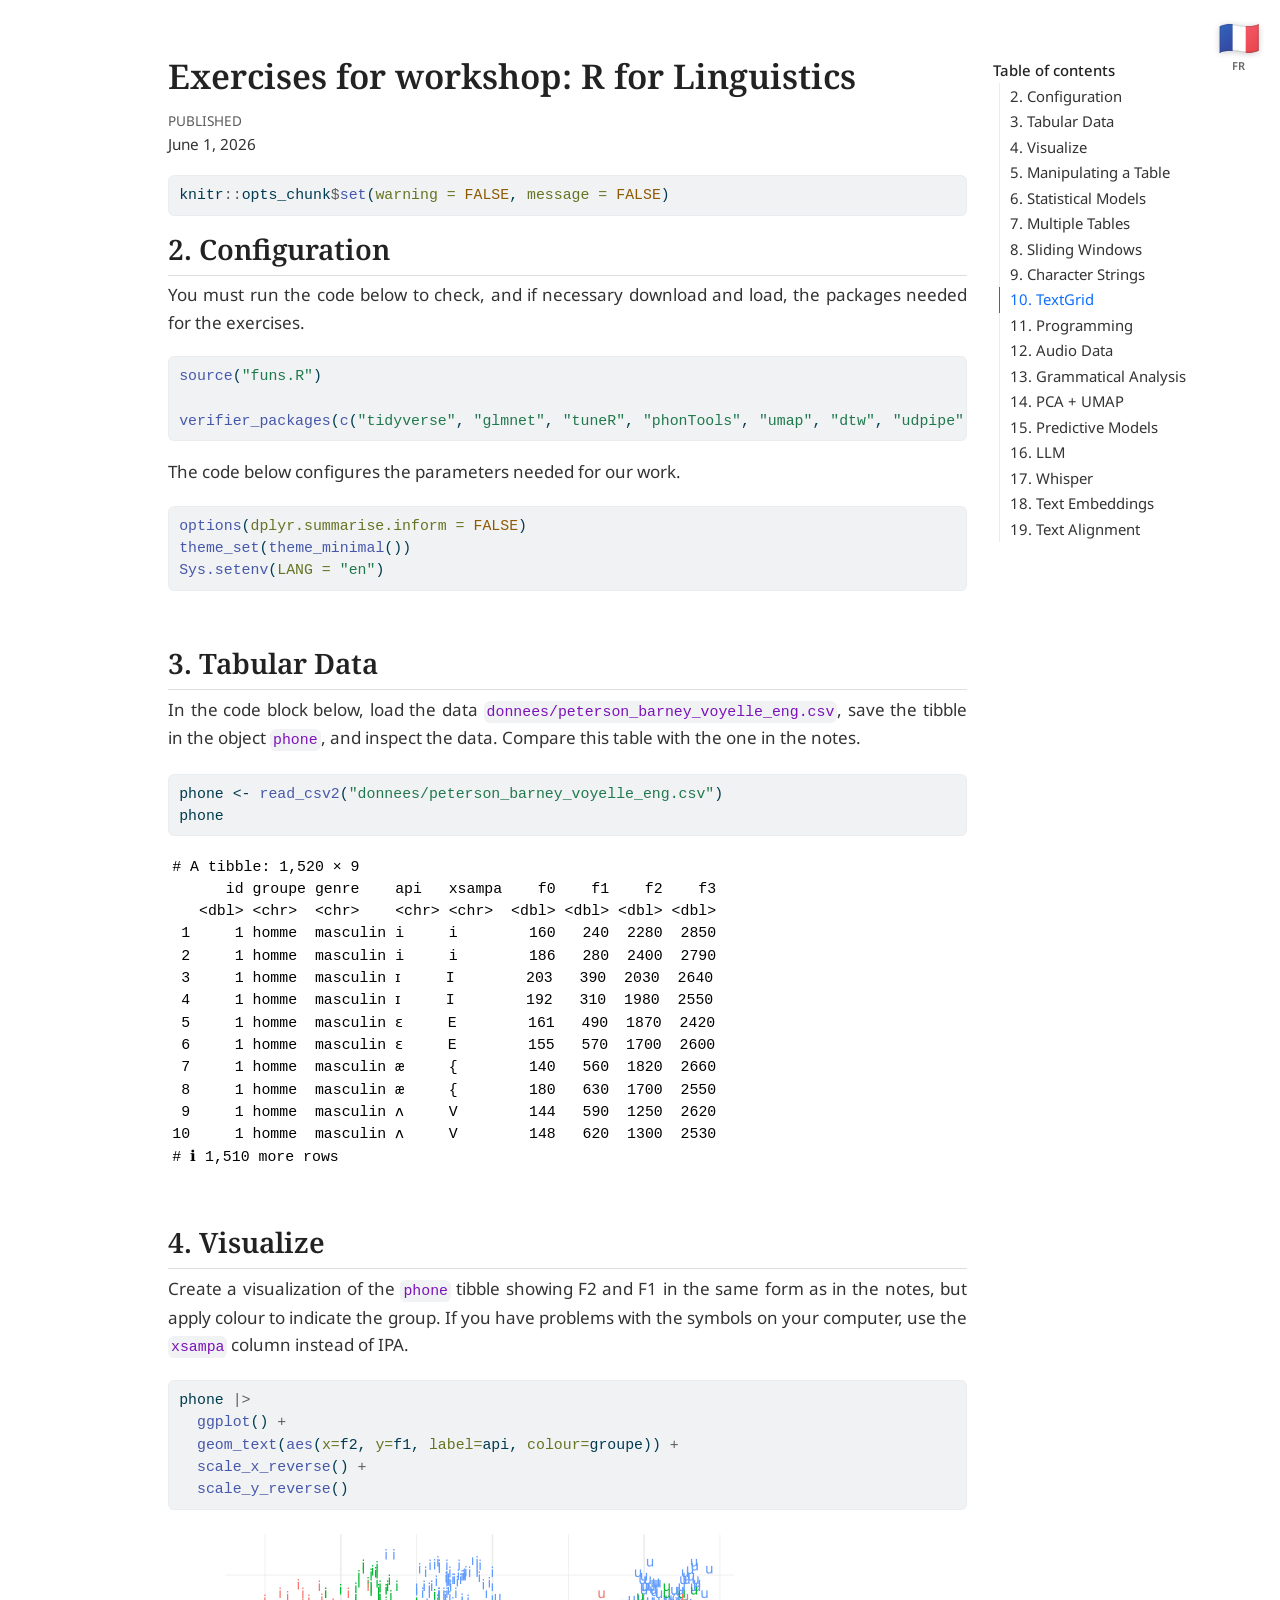
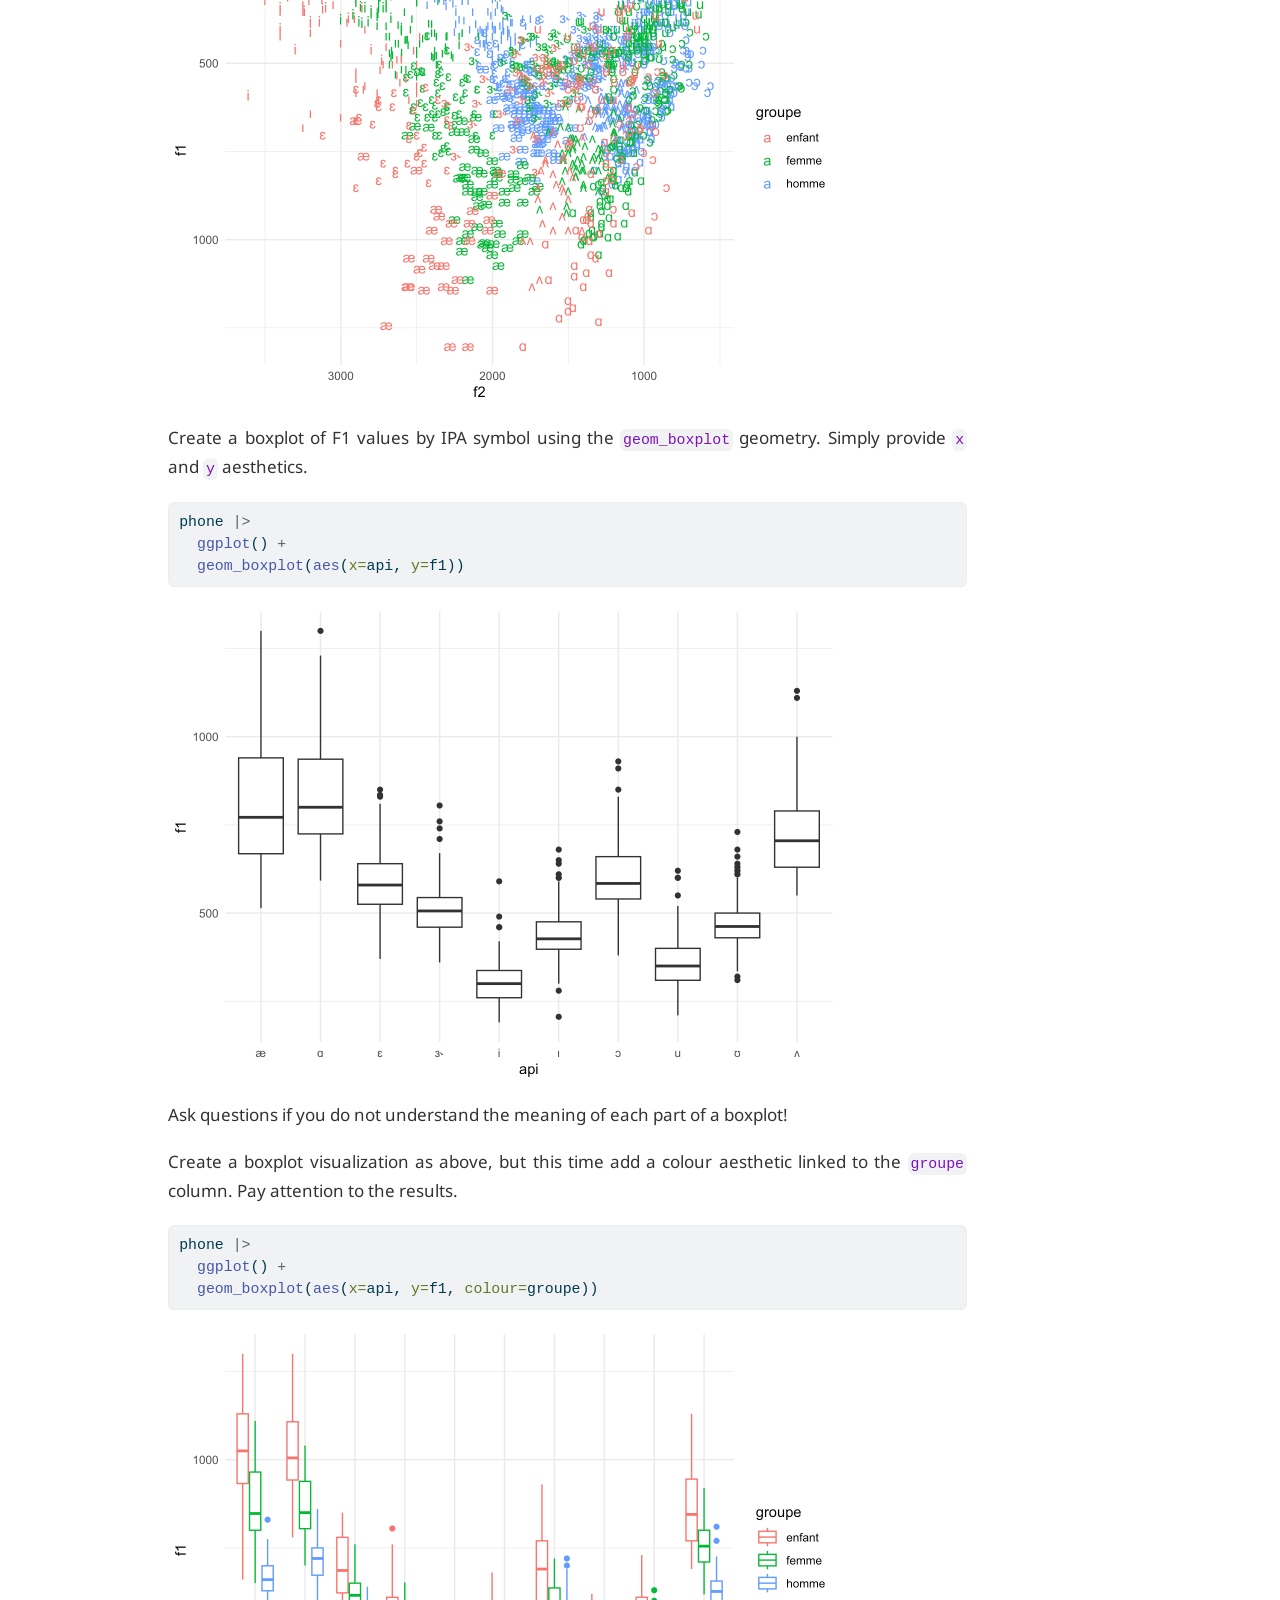
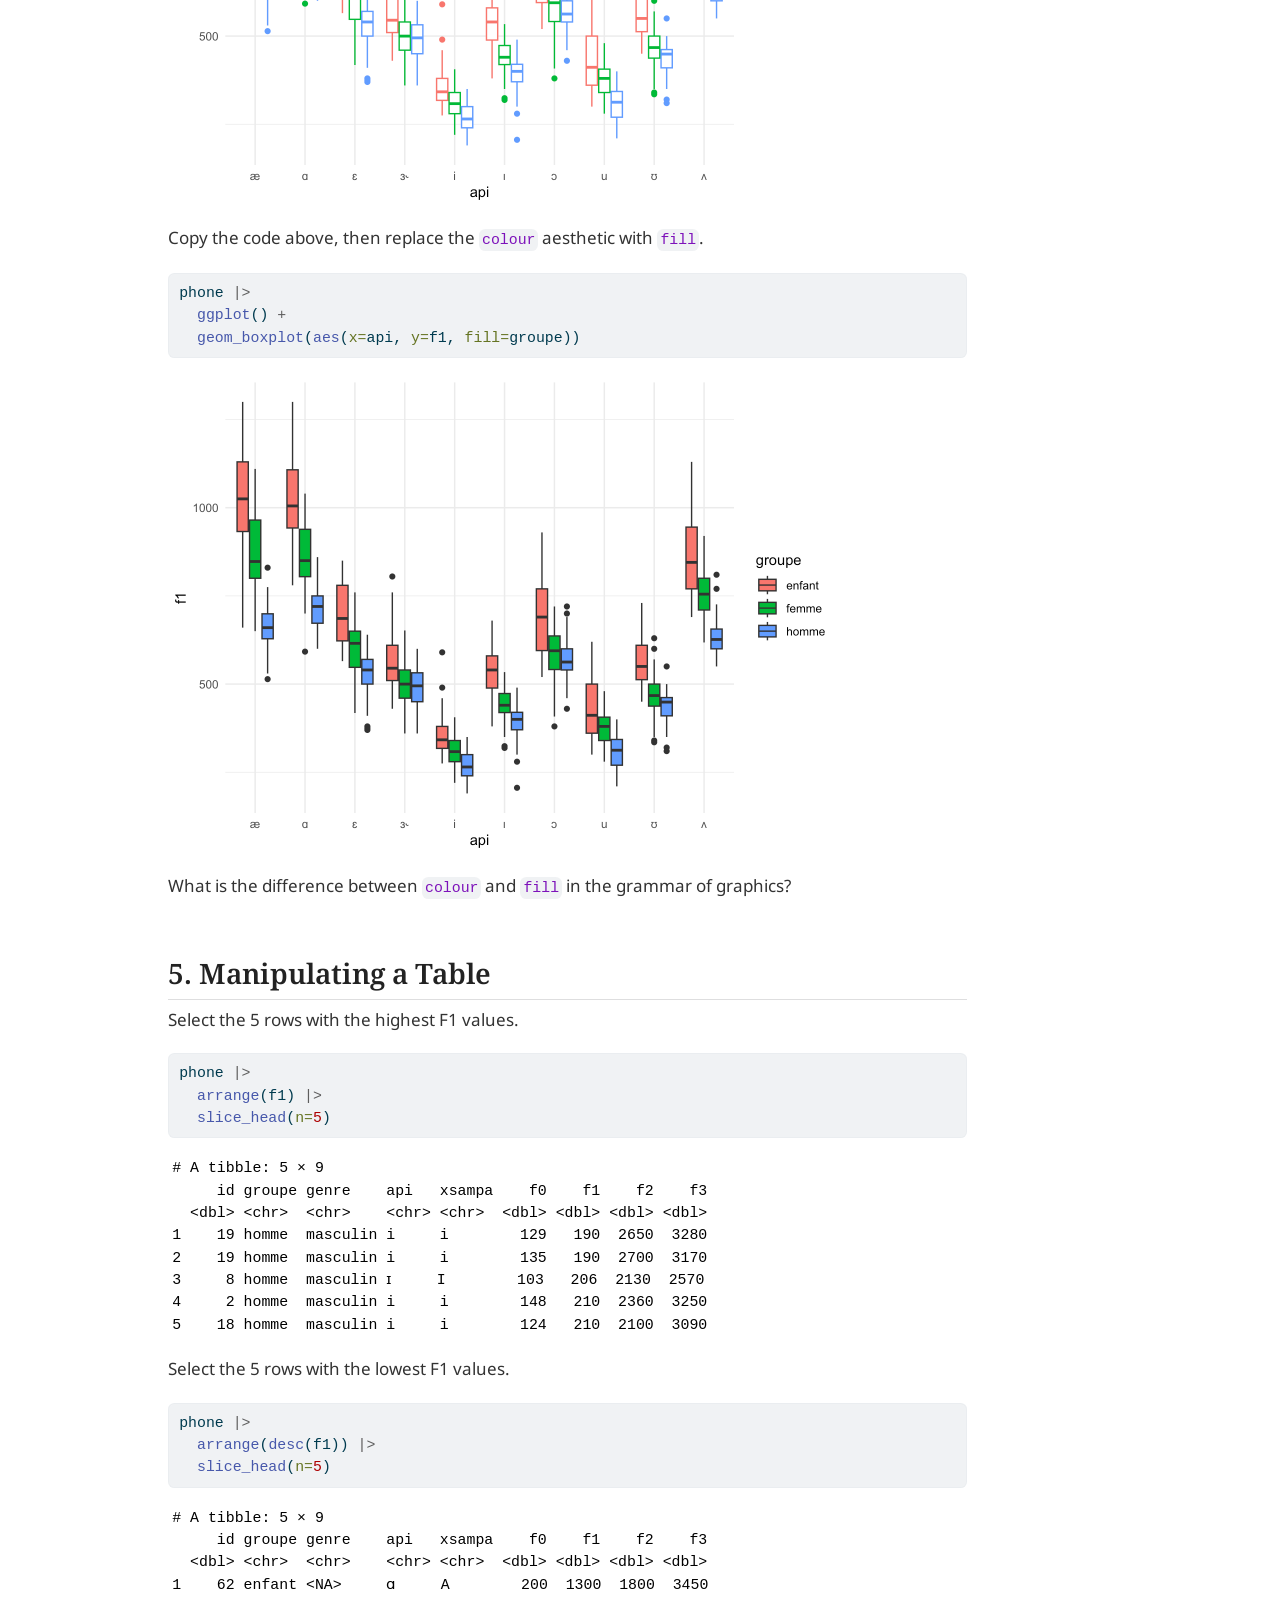
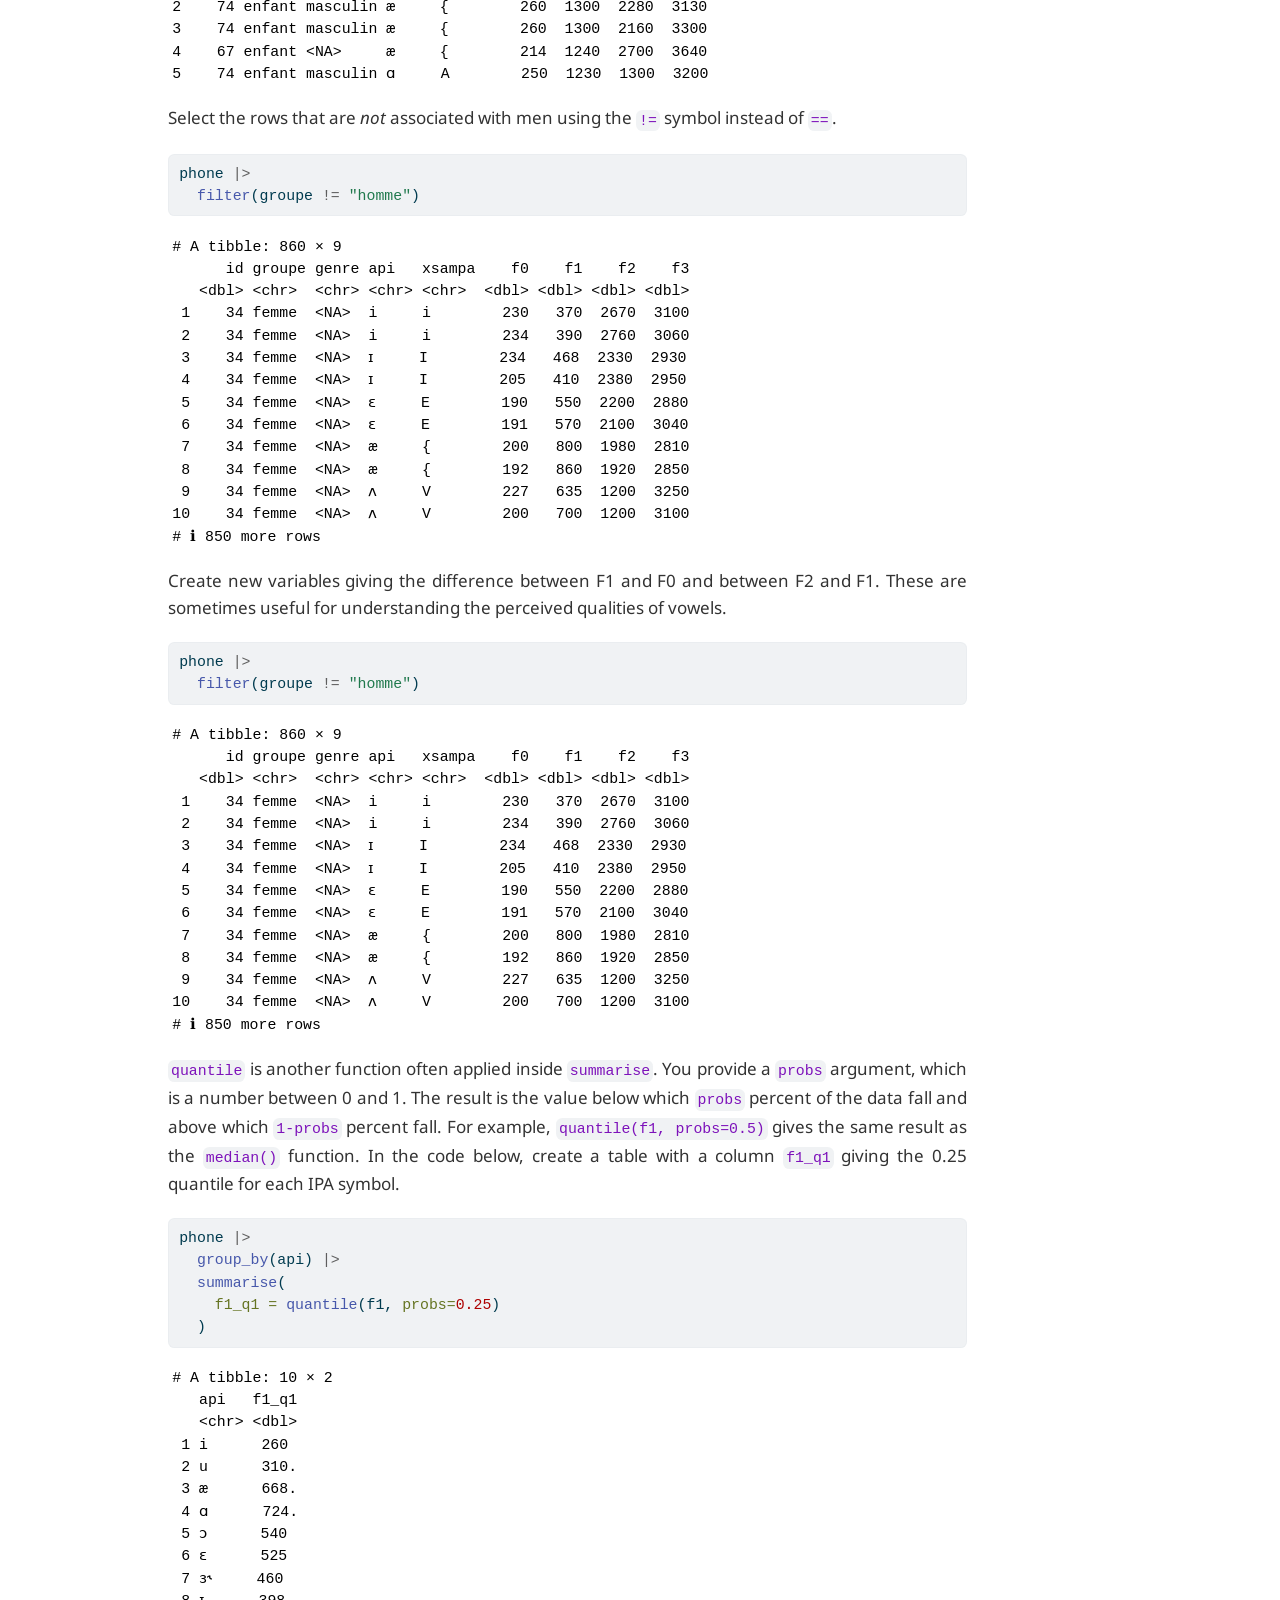
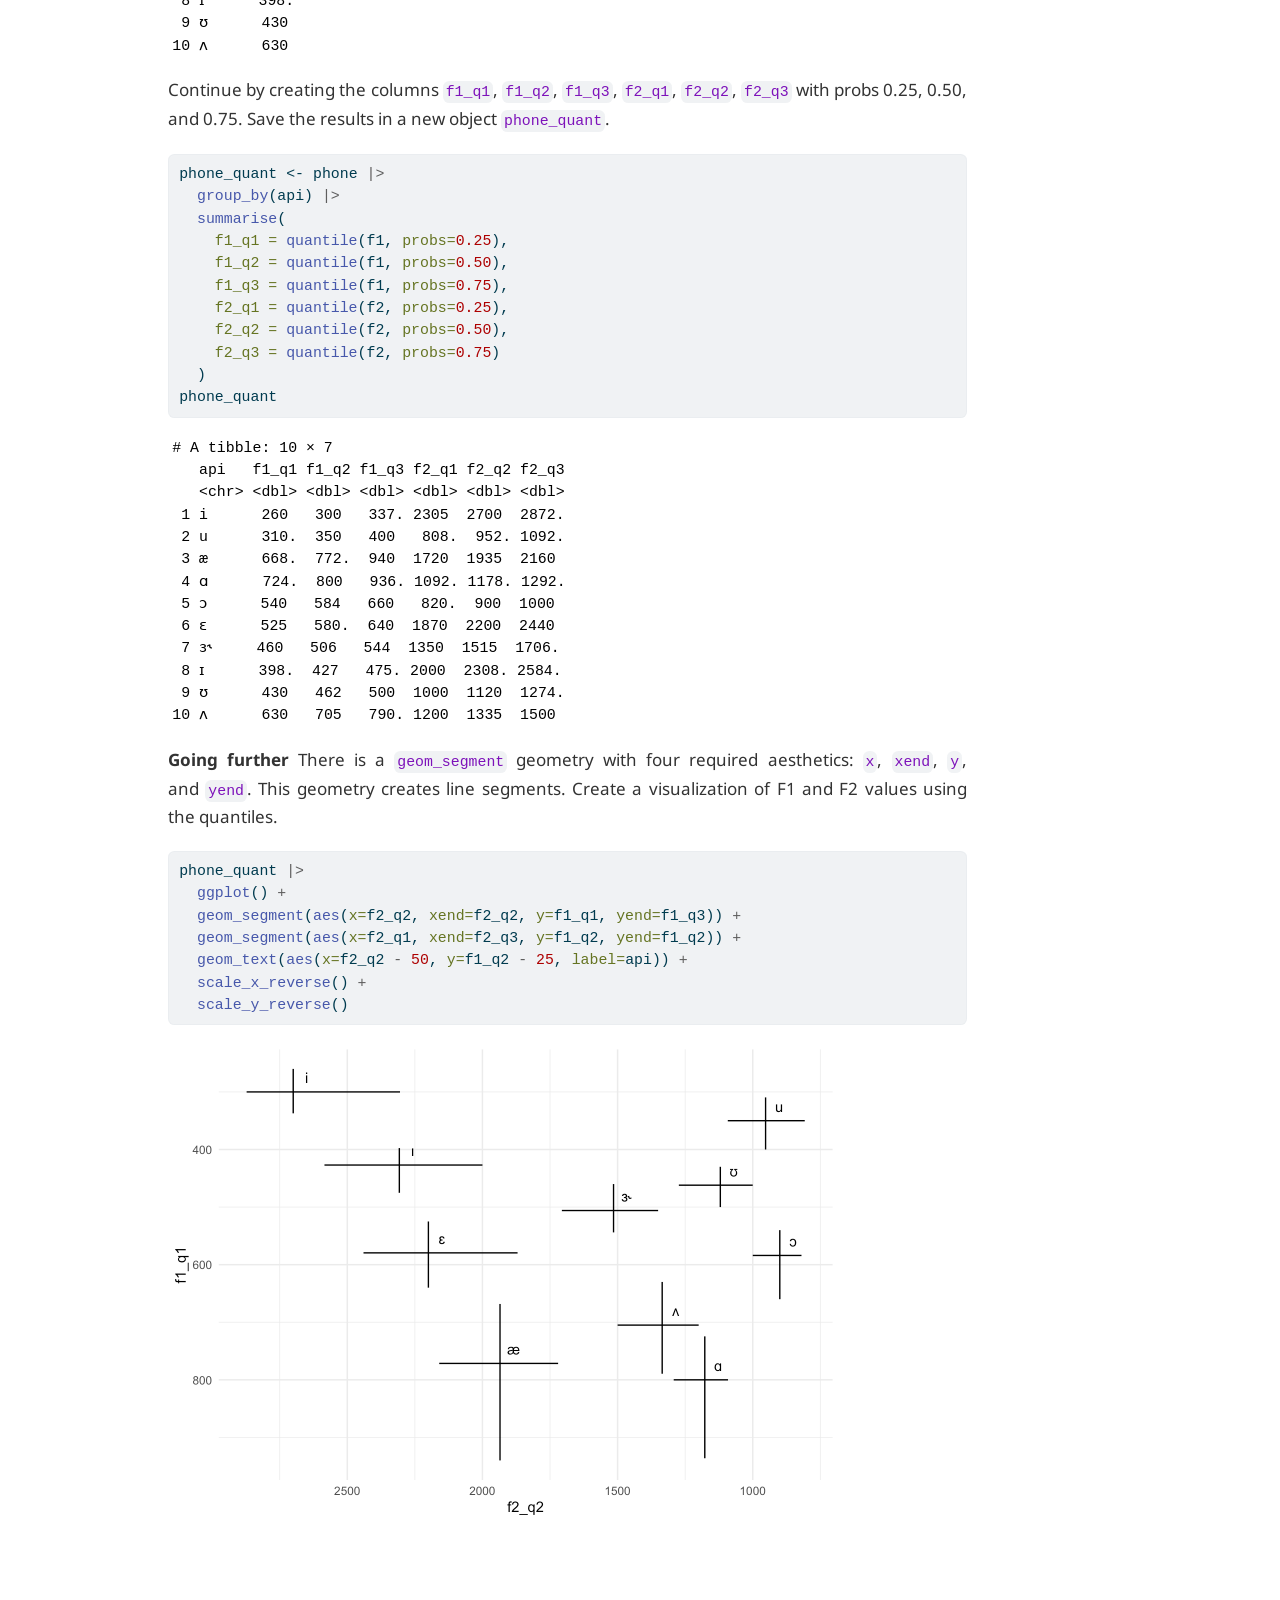
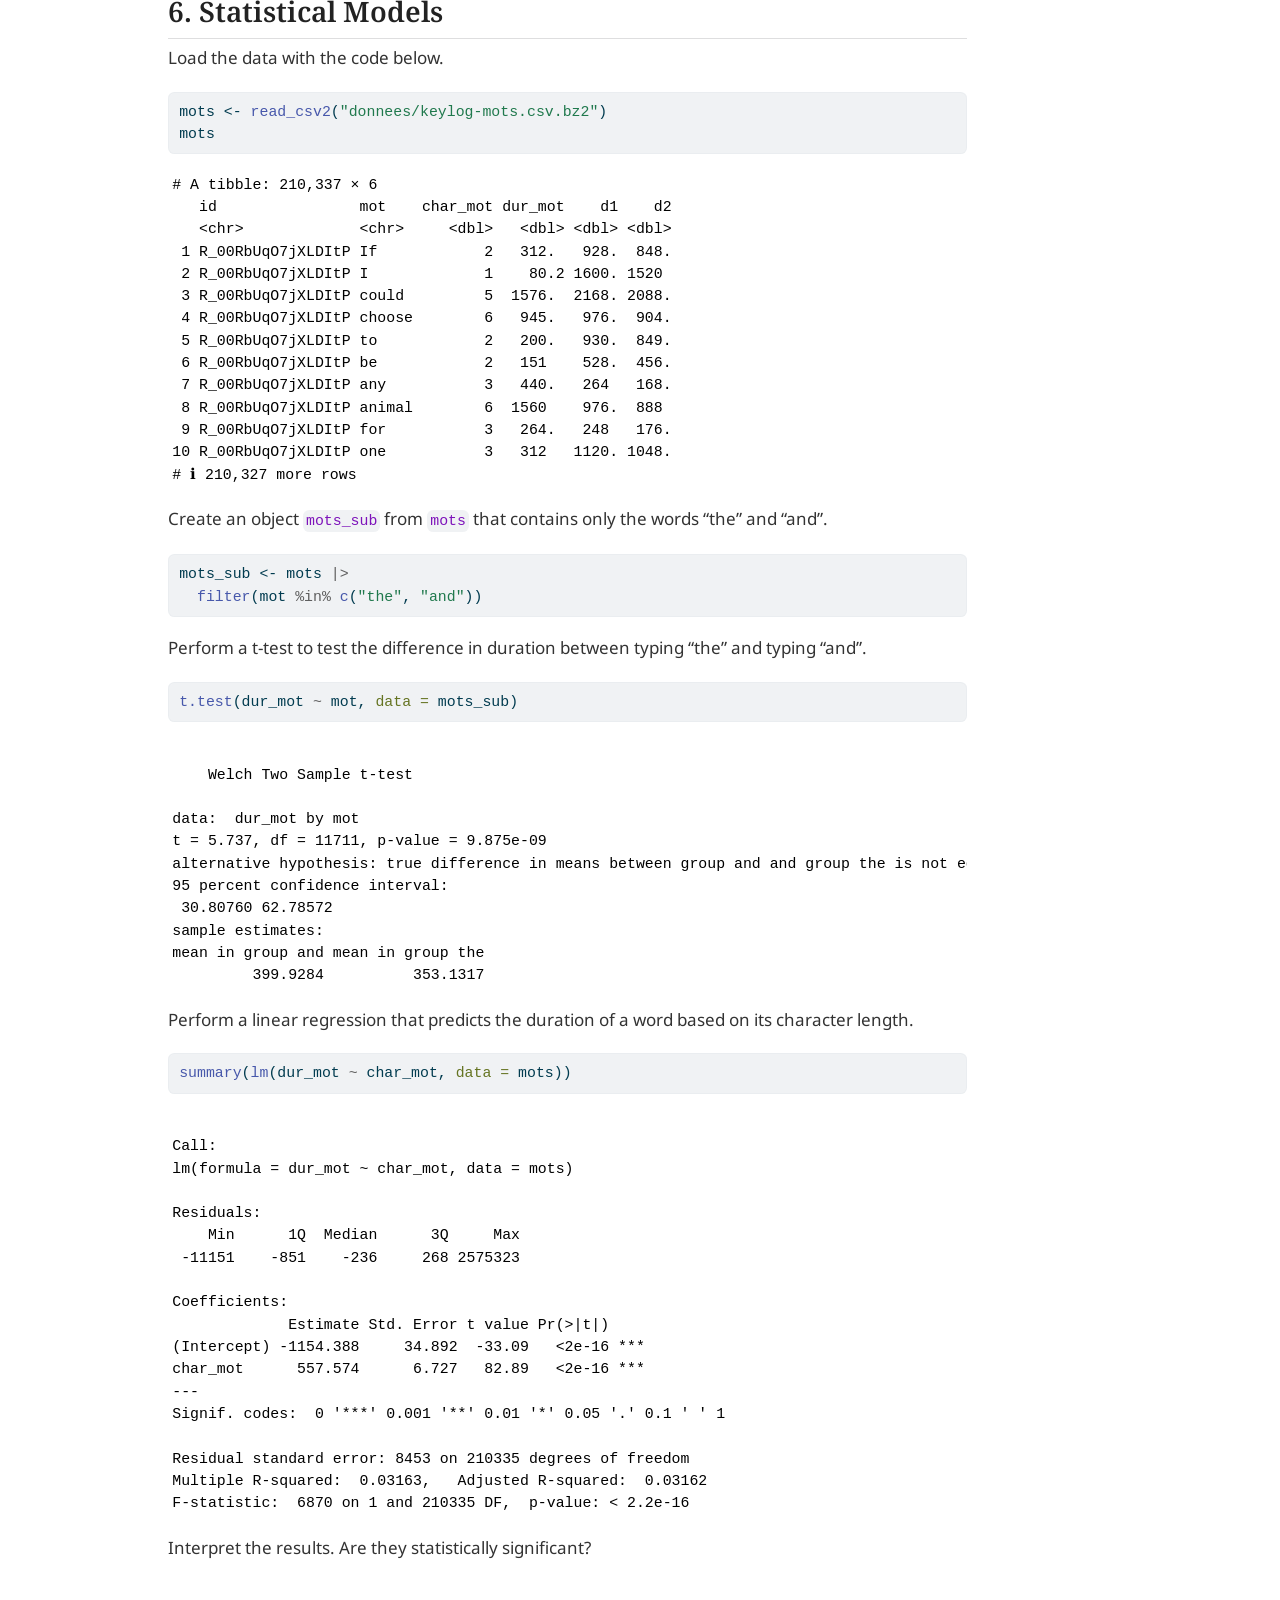
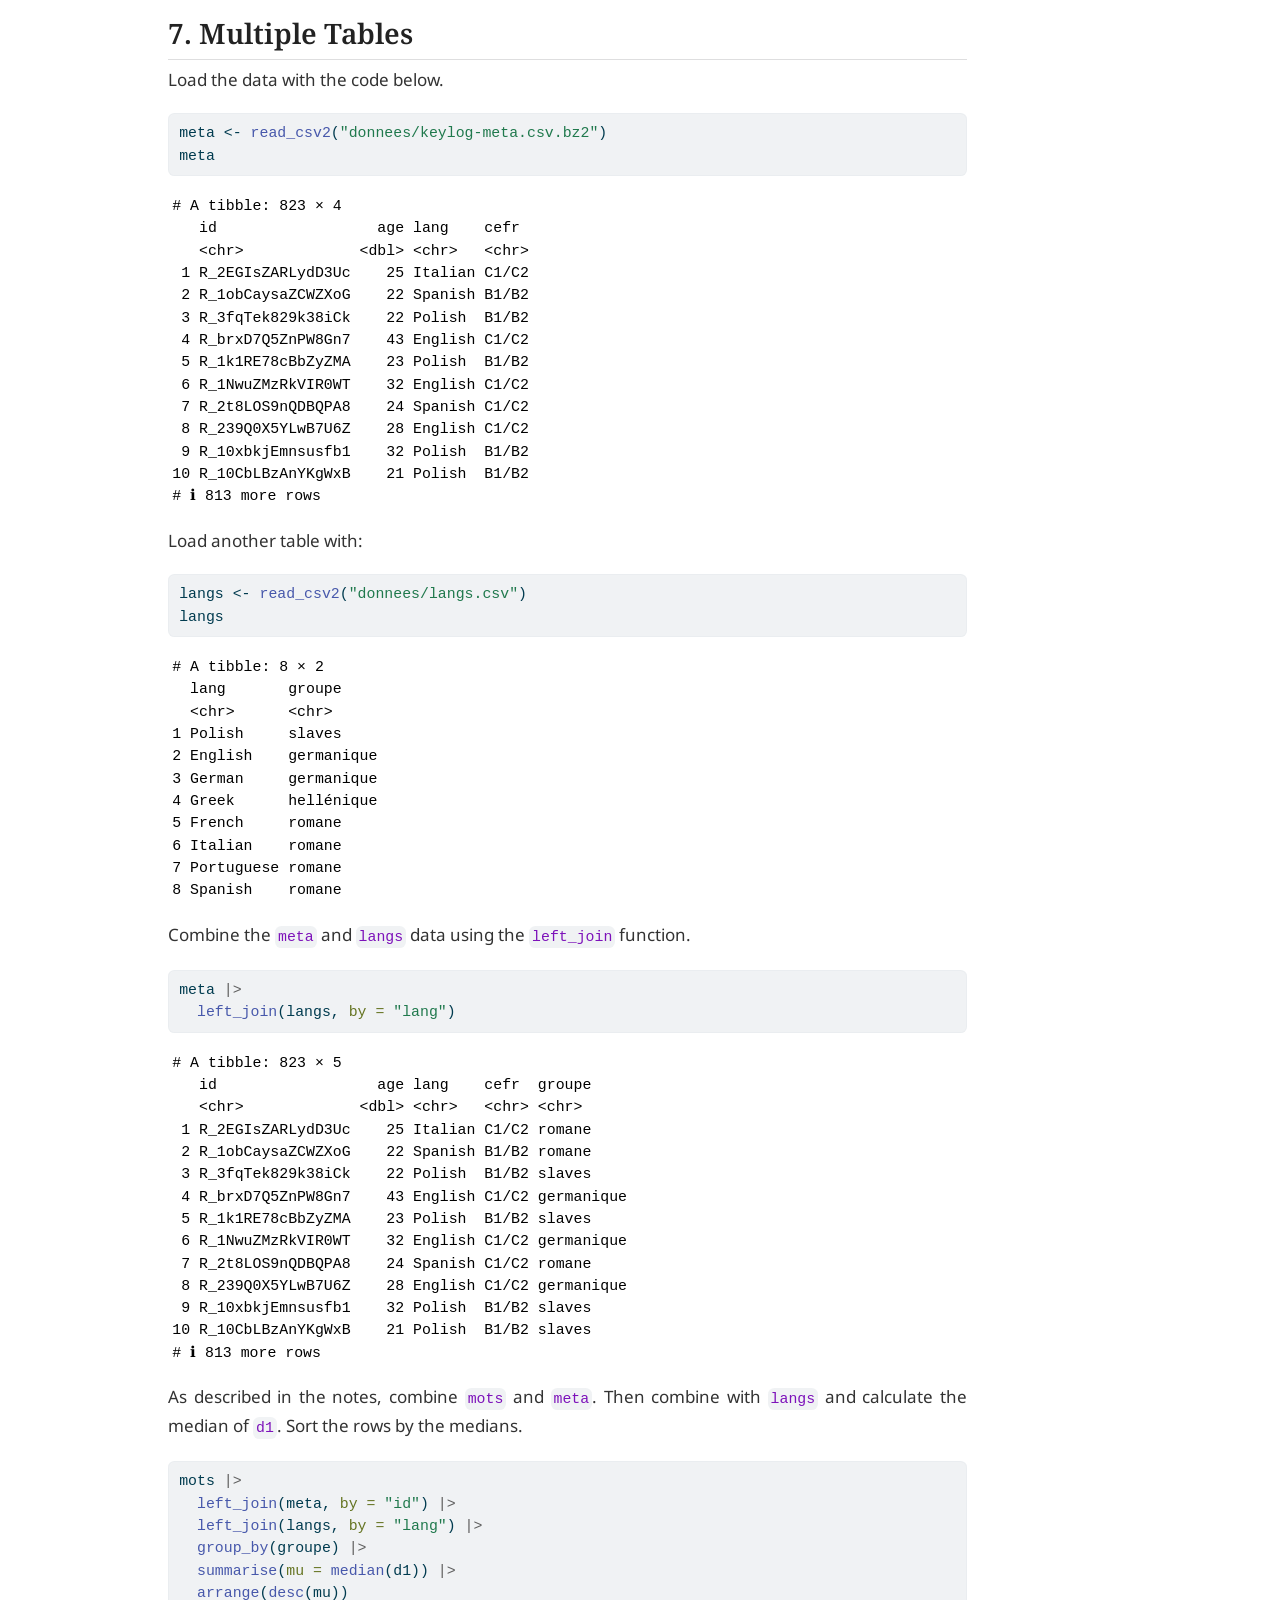
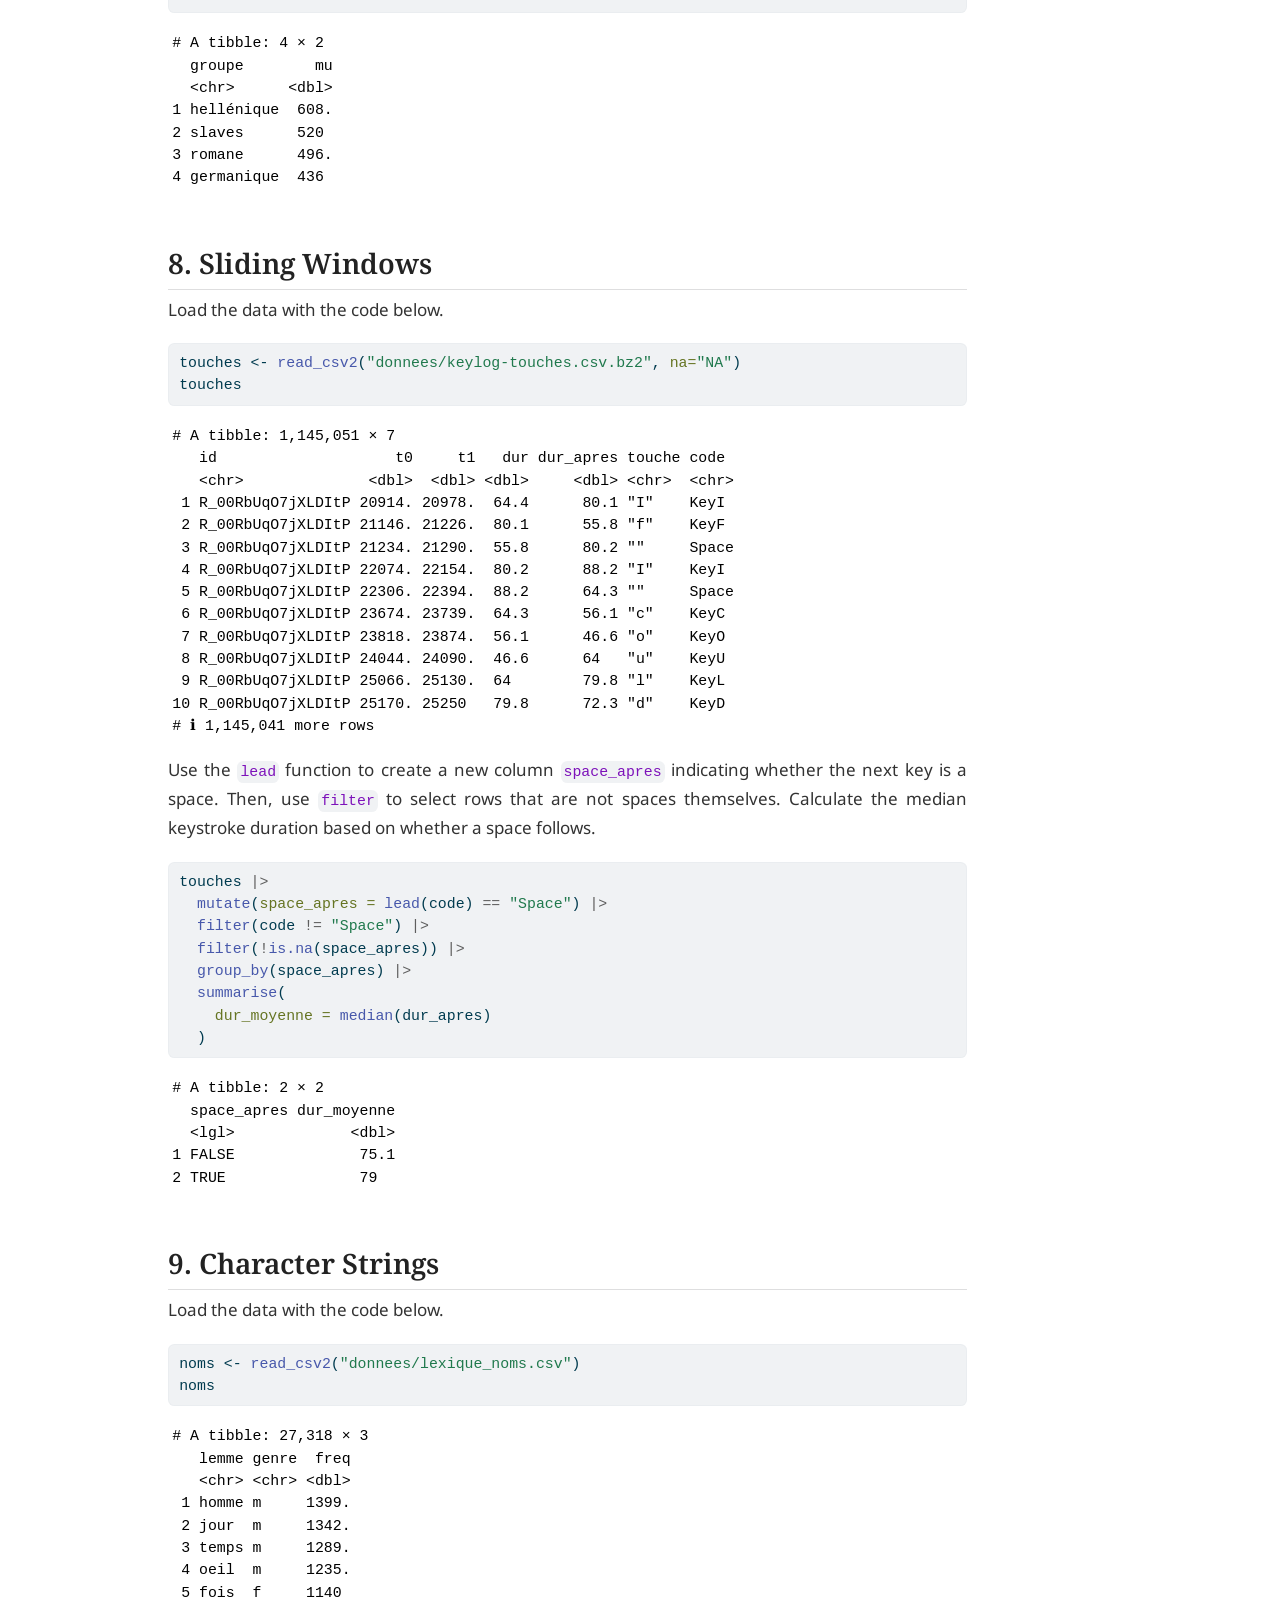
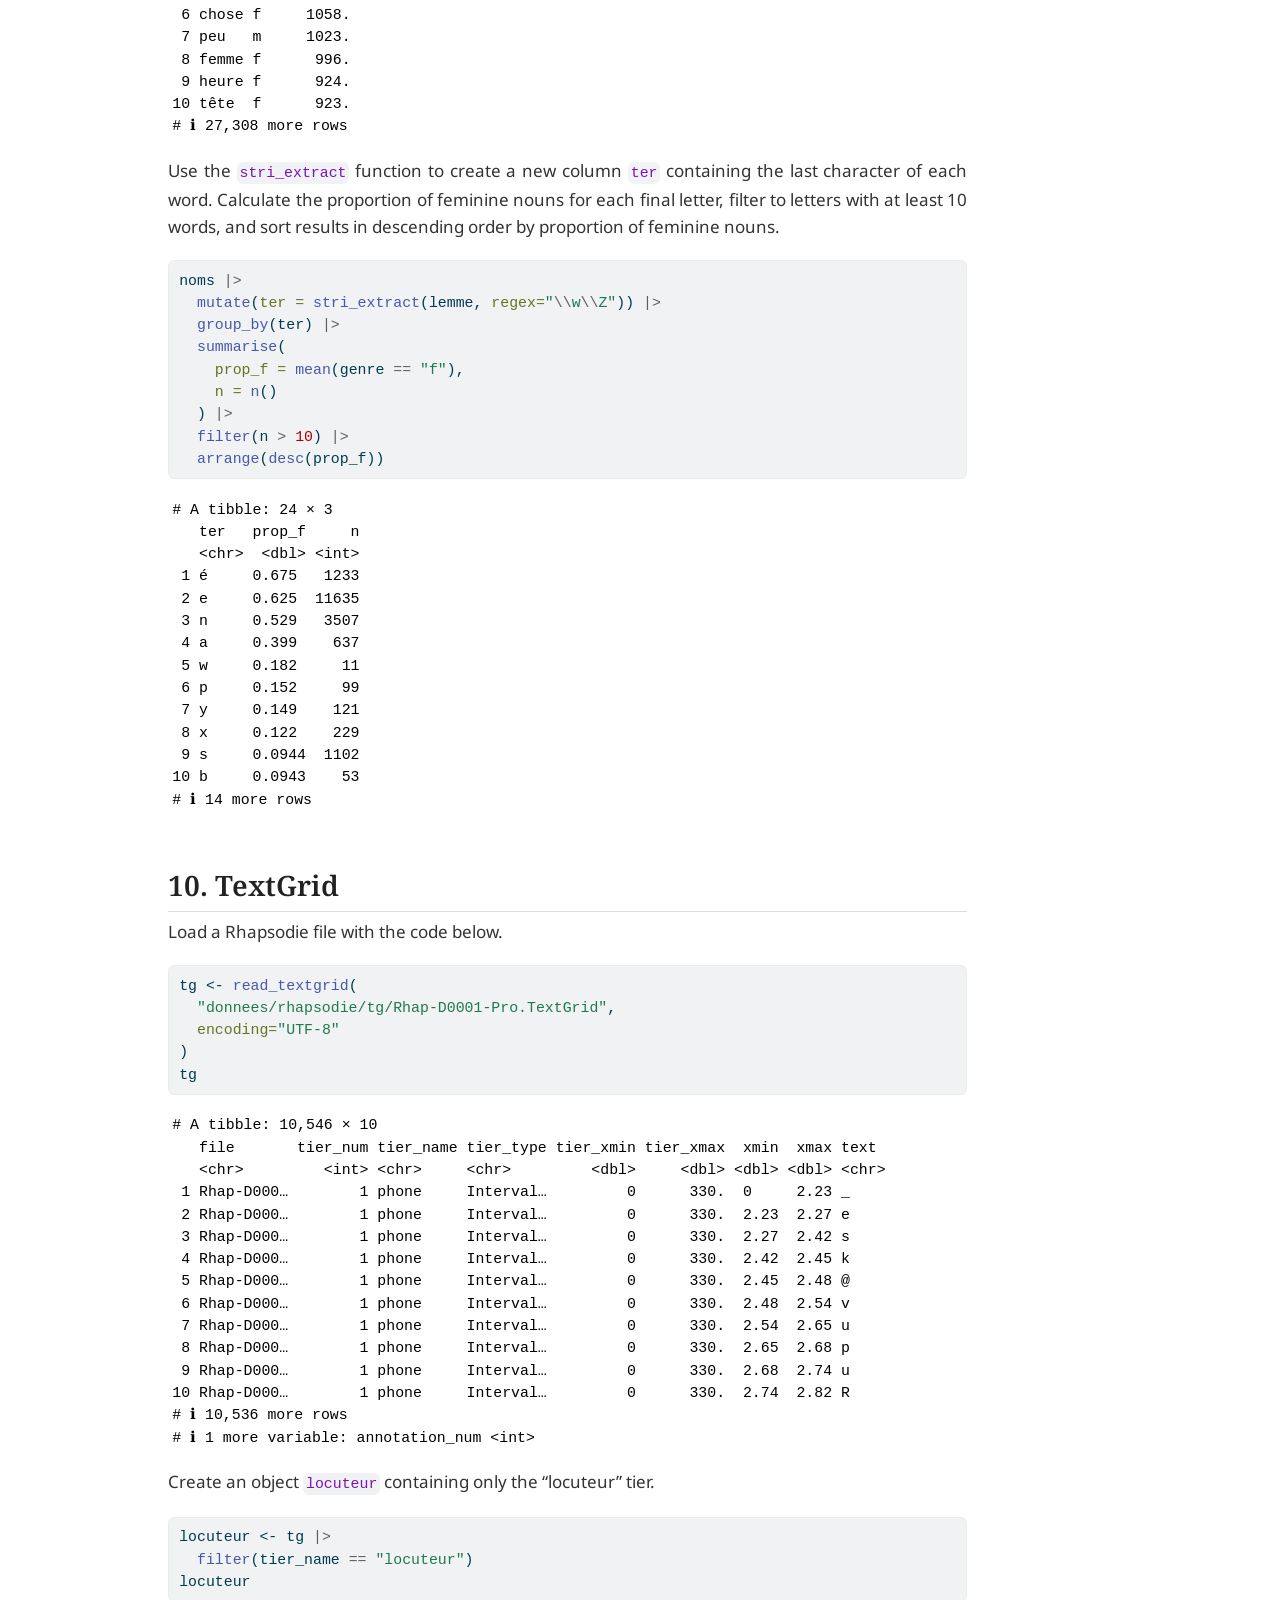
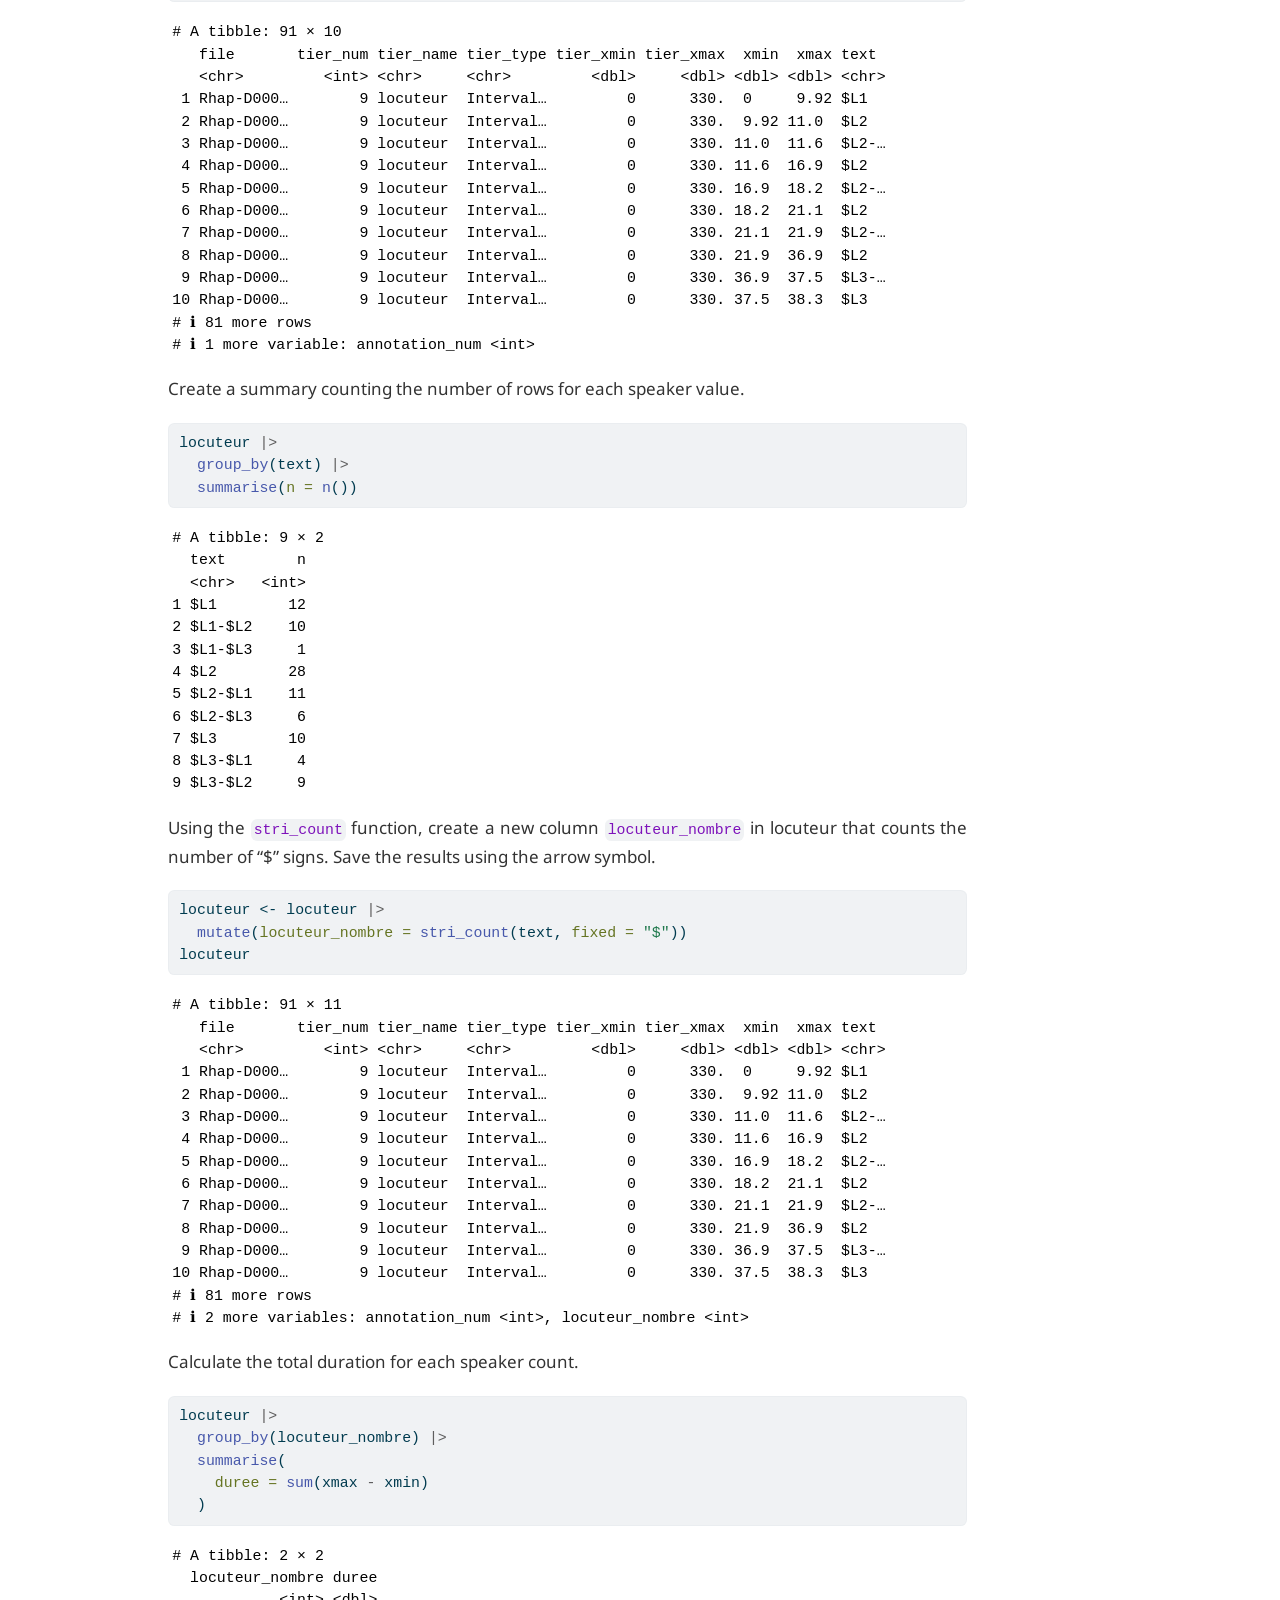
<file: 2026_grenoble/atelier_exercices_en.html>
<!DOCTYPE html>
<html xmlns="http://www.w3.org/1999/xhtml" lang="en" xml:lang="en"><head>

<meta charset="utf-8">
<meta name="generator" content="quarto-1.9.36">

<meta name="viewport" content="width=device-width, initial-scale=1.0, user-scalable=yes">

<meta name="dcterms.date" content="2026-06-01">

<title>Exercises for workshop: R for Linguistics</title>
<style>
/* Default styles provided by pandoc.
** See https://pandoc.org/MANUAL.html#variables-for-html for config info.
*/
code{white-space: pre-wrap;}
span.smallcaps{font-variant: small-caps;}
div.columns{display: flex; gap: min(4vw, 1.5em);}
div.column{flex: auto; overflow-x: auto;}
div.hanging-indent{margin-left: 1.5em; text-indent: -1.5em;}
ul.task-list{list-style: none;}
ul.task-list li input[type="checkbox"] {
  width: 0.8em;
  margin: 0 0.8em 0.2em -1em; /* quarto-specific, see https://github.com/quarto-dev/quarto-cli/issues/4556 */ 
  vertical-align: middle;
}
/* CSS for syntax highlighting */
html { -webkit-text-size-adjust: 100%; }
pre > code.sourceCode { white-space: pre; position: relative; }
pre > code.sourceCode > span { display: inline-block; line-height: 1.25; }
pre > code.sourceCode > span:empty { height: 1.2em; }
.sourceCode { overflow: visible; }
code.sourceCode > span { color: inherit; text-decoration: inherit; }
div.sourceCode { margin: 1em 0; }
pre.sourceCode { margin: 0; }
@media screen {
div.sourceCode { overflow: auto; }
}
@media print {
pre > code.sourceCode { white-space: pre-wrap; }
pre > code.sourceCode > span { text-indent: -5em; padding-left: 5em; }
}
pre.numberSource code
  { counter-reset: source-line 0; }
pre.numberSource code > span
  { position: relative; left: -4em; counter-increment: source-line; }
pre.numberSource code > span > a:first-child::before
  { content: counter(source-line);
    position: relative; left: -1em; text-align: right; vertical-align: baseline;
    border: none; display: inline-block;
    -webkit-touch-callout: none; -webkit-user-select: none;
    -khtml-user-select: none; -moz-user-select: none;
    -ms-user-select: none; user-select: none;
    padding: 0 4px; width: 4em;
  }
pre.numberSource { margin-left: 3em;  padding-left: 4px; }
div.sourceCode
  {   }
@media screen {
pre > code.sourceCode > span > a:first-child::before { text-decoration: underline; }
}
</style>


<script src="atelier_exercices_solutions_en_files/libs/clipboard/clipboard.min.js"></script>
<script src="atelier_exercices_solutions_en_files/libs/quarto-html/quarto.js" type="module"></script>
<script src="atelier_exercices_solutions_en_files/libs/quarto-html/tabsets/tabsets.js" type="module"></script>
<script src="atelier_exercices_solutions_en_files/libs/quarto-html/popper.min.js"></script>
<script src="atelier_exercices_solutions_en_files/libs/quarto-html/tippy.umd.min.js"></script>
<script src="atelier_exercices_solutions_en_files/libs/quarto-html/anchor.min.js"></script>
<link href="atelier_exercices_solutions_en_files/libs/quarto-html/tippy.css" rel="stylesheet">
<link href="atelier_exercices_solutions_en_files/libs/quarto-html/quarto-syntax-highlighting-845c23b38eaddc0f92fda52bfe77a8c8.css" rel="stylesheet" id="quarto-text-highlighting-styles">
<script src="atelier_exercices_solutions_en_files/libs/bootstrap/bootstrap.min.js"></script>
<link href="atelier_exercices_solutions_en_files/libs/bootstrap/bootstrap-icons.css" rel="stylesheet">
<link href="atelier_exercices_solutions_en_files/libs/bootstrap/bootstrap-138a6193a3bd40baf1e627da441a4734.min.css" rel="stylesheet" append-hash="true" id="quarto-bootstrap" data-mode="light">
  <link rel="stylesheet" href="css/reset.css">
  <link rel="stylesheet" href="css/fonts.css">
  <link rel="stylesheet" href="css/site.css">

  <link rel="icon" type="image/x-icon" href="img/favicon.ico">


</head>

<body class="quarto-light">

<div id="quarto-content" class="page-columns page-rows-contents page-layout-article">
<div id="quarto-margin-sidebar" class="sidebar margin-sidebar">
  <nav id="TOC" role="doc-toc" class="toc-active">
    <h2 id="toc-title">Table of contents</h2>
   
  <ul>
  <li><a href="#configuration" id="toc-configuration" class="nav-link active" data-scroll-target="#configuration">2. Configuration</a></li>
  <li><a href="#tabular-data" id="toc-tabular-data" class="nav-link" data-scroll-target="#tabular-data">3. Tabular Data</a></li>
  <li><a href="#visualize" id="toc-visualize" class="nav-link" data-scroll-target="#visualize">4. Visualize</a></li>
  <li><a href="#manipulating-a-table" id="toc-manipulating-a-table" class="nav-link" data-scroll-target="#manipulating-a-table">5. Manipulating a Table</a></li>
  <li><a href="#statistical-models" id="toc-statistical-models" class="nav-link" data-scroll-target="#statistical-models">6. Statistical Models</a></li>
  <li><a href="#multiple-tables" id="toc-multiple-tables" class="nav-link" data-scroll-target="#multiple-tables">7. Multiple Tables</a></li>
  <li><a href="#sliding-windows" id="toc-sliding-windows" class="nav-link" data-scroll-target="#sliding-windows">8. Sliding Windows</a></li>
  <li><a href="#character-strings" id="toc-character-strings" class="nav-link" data-scroll-target="#character-strings">9. Character Strings</a></li>
  <li><a href="#textgrid" id="toc-textgrid" class="nav-link" data-scroll-target="#textgrid">10. TextGrid</a></li>
  <li><a href="#programming" id="toc-programming" class="nav-link" data-scroll-target="#programming">11. Programming</a></li>
  <li><a href="#audio-data" id="toc-audio-data" class="nav-link" data-scroll-target="#audio-data">12. Audio Data</a></li>
  <li><a href="#grammatical-analysis" id="toc-grammatical-analysis" class="nav-link" data-scroll-target="#grammatical-analysis">13. Grammatical Analysis</a></li>
  <li><a href="#pca-umap" id="toc-pca-umap" class="nav-link" data-scroll-target="#pca-umap">14. PCA + UMAP</a></li>
  <li><a href="#predictive-models" id="toc-predictive-models" class="nav-link" data-scroll-target="#predictive-models">15. Predictive Models</a></li>
  <li><a href="#llm" id="toc-llm" class="nav-link" data-scroll-target="#llm">16. LLM</a></li>
  <li><a href="#whisper" id="toc-whisper" class="nav-link" data-scroll-target="#whisper">17. Whisper</a></li>
  <li><a href="#text-embeddings" id="toc-text-embeddings" class="nav-link" data-scroll-target="#text-embeddings">18. Text Embeddings</a></li>
  <li><a href="#text-alignment" id="toc-text-alignment" class="nav-link" data-scroll-target="#text-alignment">19. Text Alignment</a></li>
  </ul>
</nav>
</div>
<main class="content" id="quarto-document-content">


<header id="title-block-header" class="quarto-title-block default">
<div class="quarto-title">
<h1 class="title">Exercises for workshop: R for Linguistics</h1>
</div>



<div class="quarto-title-meta">

    
    <div>
    <div class="quarto-title-meta-heading">Published</div>
    <div class="quarto-title-meta-contents">
      <p class="date">June 1, 2026</p>
    </div>
  </div>
  
    
  </div>
  


</header>


<div class="lang-switcher">
  <a href="atelier_exercices_fr.html" title="Version française">🇫🇷</a>
  <span class="lang-label">FR</span>
</div>
<div class="cell">
<div class="code-copy-outer-scaffold"><div class="sourceCode cell-code" id="cb1"><pre class="sourceCode r code-with-copy"><code class="sourceCode r"><span id="cb1-1"><a href="#cb1-1" aria-hidden="true" tabindex="-1"></a>knitr<span class="sc">::</span>opts_chunk<span class="sc">$</span><span class="fu">set</span>(<span class="at">warning =</span> <span class="cn">FALSE</span>, <span class="at">message =</span> <span class="cn">FALSE</span>)</span></code></pre></div><button title="Copy to Clipboard" class="code-copy-button"><i class="bi"></i></button></div>
</div>
<section id="configuration" class="level2">
<h2 class="anchored" data-anchor-id="configuration">2. Configuration</h2>
<p>You must run the code below to check, and if necessary download and load, the packages needed for the exercises.</p>
<div class="cell">
<div class="code-copy-outer-scaffold"><div class="sourceCode cell-code" id="cb2"><pre class="sourceCode r code-with-copy"><code class="sourceCode r"><span id="cb2-1"><a href="#cb2-1" aria-hidden="true" tabindex="-1"></a><span class="fu">source</span>(<span class="st">"funs.R"</span>)</span>
<span id="cb2-2"><a href="#cb2-2" aria-hidden="true" tabindex="-1"></a></span>
<span id="cb2-3"><a href="#cb2-3" aria-hidden="true" tabindex="-1"></a><span class="fu">verifier_packages</span>(<span class="fu">c</span>(<span class="st">"tidyverse"</span>, <span class="st">"glmnet"</span>, <span class="st">"tuneR"</span>, <span class="st">"phonTools"</span>, <span class="st">"umap"</span>, <span class="st">"dtw"</span>, <span class="st">"udpipe"</span>, <span class="st">"readtextgrid"</span>, <span class="st">"stringi"</span>))</span></code></pre></div><button title="Copy to Clipboard" class="code-copy-button"><i class="bi"></i></button></div>
</div>
<p>The code below configures the parameters needed for our work.</p>
<div class="cell">
<div class="code-copy-outer-scaffold"><div class="sourceCode cell-code" id="cb3"><pre class="sourceCode r code-with-copy"><code class="sourceCode r"><span id="cb3-1"><a href="#cb3-1" aria-hidden="true" tabindex="-1"></a><span class="fu">options</span>(<span class="at">dplyr.summarise.inform =</span> <span class="cn">FALSE</span>)</span>
<span id="cb3-2"><a href="#cb3-2" aria-hidden="true" tabindex="-1"></a><span class="fu">theme_set</span>(<span class="fu">theme_minimal</span>())</span>
<span id="cb3-3"><a href="#cb3-3" aria-hidden="true" tabindex="-1"></a><span class="fu">Sys.setenv</span>(<span class="at">LANG =</span> <span class="st">"en"</span>)</span></code></pre></div><button title="Copy to Clipboard" class="code-copy-button"><i class="bi"></i></button></div>
</div>
</section>
<section id="tabular-data" class="level2">
<h2 class="anchored" data-anchor-id="tabular-data">3. Tabular Data</h2>
<p>In the code block below, load the data <code>donnees/peterson_barney_voyelle_eng.csv</code>, save the tibble in the object <code>phone</code>, and inspect the data. Compare this table with the one in the notes.</p>
<div class="cell">
<div class="code-copy-outer-scaffold"><div class="sourceCode cell-code" id="cb4"><pre class="sourceCode r code-with-copy"><code class="sourceCode r"><span id="cb4-1"><a href="#cb4-1" aria-hidden="true" tabindex="-1"></a>phone <span class="ot">&lt;-</span> <span class="fu">read_csv2</span>(<span class="st">"donnees/peterson_barney_voyelle_eng.csv"</span>)</span>
<span id="cb4-2"><a href="#cb4-2" aria-hidden="true" tabindex="-1"></a>phone</span></code></pre></div><button title="Copy to Clipboard" class="code-copy-button"><i class="bi"></i></button></div>
<div class="cell-output cell-output-stdout">
<pre><code># A tibble: 1,520 × 9
      id groupe genre    api   xsampa    f0    f1    f2    f3
   &lt;dbl&gt; &lt;chr&gt;  &lt;chr&gt;    &lt;chr&gt; &lt;chr&gt;  &lt;dbl&gt; &lt;dbl&gt; &lt;dbl&gt; &lt;dbl&gt;
 1     1 homme  masculin i     i        160   240  2280  2850
 2     1 homme  masculin i     i        186   280  2400  2790
 3     1 homme  masculin ɪ     I        203   390  2030  2640
 4     1 homme  masculin ɪ     I        192   310  1980  2550
 5     1 homme  masculin ɛ     E        161   490  1870  2420
 6     1 homme  masculin ɛ     E        155   570  1700  2600
 7     1 homme  masculin æ     {        140   560  1820  2660
 8     1 homme  masculin æ     {        180   630  1700  2550
 9     1 homme  masculin ʌ     V        144   590  1250  2620
10     1 homme  masculin ʌ     V        148   620  1300  2530
# ℹ 1,510 more rows</code></pre>
</div>
</div>
</section>
<section id="visualize" class="level2">
<h2 class="anchored" data-anchor-id="visualize">4. Visualize</h2>
<p>Create a visualization of the <code>phone</code> tibble showing F2 and F1 in the same form as in the notes, but apply colour to indicate the group. If you have problems with the symbols on your computer, use the <code>xsampa</code> column instead of IPA.</p>
<div class="cell">
<div class="code-copy-outer-scaffold"><div class="sourceCode cell-code" id="cb6"><pre class="sourceCode r code-with-copy"><code class="sourceCode r"><span id="cb6-1"><a href="#cb6-1" aria-hidden="true" tabindex="-1"></a>phone <span class="sc">|&gt;</span></span>
<span id="cb6-2"><a href="#cb6-2" aria-hidden="true" tabindex="-1"></a>  <span class="fu">ggplot</span>() <span class="sc">+</span></span>
<span id="cb6-3"><a href="#cb6-3" aria-hidden="true" tabindex="-1"></a>  <span class="fu">geom_text</span>(<span class="fu">aes</span>(<span class="at">x=</span>f2, <span class="at">y=</span>f1, <span class="at">label=</span>api, <span class="at">colour=</span>groupe)) <span class="sc">+</span></span>
<span id="cb6-4"><a href="#cb6-4" aria-hidden="true" tabindex="-1"></a>  <span class="fu">scale_x_reverse</span>() <span class="sc">+</span></span>
<span id="cb6-5"><a href="#cb6-5" aria-hidden="true" tabindex="-1"></a>  <span class="fu">scale_y_reverse</span>()</span></code></pre></div><button title="Copy to Clipboard" class="code-copy-button"><i class="bi"></i></button></div>
<div class="cell-output-display">
<div>
<figure class="figure">
<p><img src="atelier_exercices_solutions_en_files/figure-html/unnamed-chunk-6-1.png" class="img-fluid figure-img" width="672"></p>
</figure>
</div>
</div>
</div>
<p>Create a boxplot of F1 values by IPA symbol using the <code>geom_boxplot</code> geometry. Simply provide <code>x</code> and <code>y</code> aesthetics.</p>
<div class="cell">
<div class="code-copy-outer-scaffold"><div class="sourceCode cell-code" id="cb7"><pre class="sourceCode r code-with-copy"><code class="sourceCode r"><span id="cb7-1"><a href="#cb7-1" aria-hidden="true" tabindex="-1"></a>phone <span class="sc">|&gt;</span></span>
<span id="cb7-2"><a href="#cb7-2" aria-hidden="true" tabindex="-1"></a>  <span class="fu">ggplot</span>() <span class="sc">+</span></span>
<span id="cb7-3"><a href="#cb7-3" aria-hidden="true" tabindex="-1"></a>  <span class="fu">geom_boxplot</span>(<span class="fu">aes</span>(<span class="at">x=</span>api, <span class="at">y=</span>f1))</span></code></pre></div><button title="Copy to Clipboard" class="code-copy-button"><i class="bi"></i></button></div>
<div class="cell-output-display">
<div>
<figure class="figure">
<p><img src="atelier_exercices_solutions_en_files/figure-html/unnamed-chunk-7-1.png" class="img-fluid figure-img" width="672"></p>
</figure>
</div>
</div>
</div>
<p>Ask questions if you do not understand the meaning of each part of a boxplot!</p>
<p>Create a boxplot visualization as above, but this time add a colour aesthetic linked to the <code>groupe</code> column. Pay attention to the results.</p>
<div class="cell">
<div class="code-copy-outer-scaffold"><div class="sourceCode cell-code" id="cb8"><pre class="sourceCode r code-with-copy"><code class="sourceCode r"><span id="cb8-1"><a href="#cb8-1" aria-hidden="true" tabindex="-1"></a>phone <span class="sc">|&gt;</span></span>
<span id="cb8-2"><a href="#cb8-2" aria-hidden="true" tabindex="-1"></a>  <span class="fu">ggplot</span>() <span class="sc">+</span></span>
<span id="cb8-3"><a href="#cb8-3" aria-hidden="true" tabindex="-1"></a>  <span class="fu">geom_boxplot</span>(<span class="fu">aes</span>(<span class="at">x=</span>api, <span class="at">y=</span>f1, <span class="at">colour=</span>groupe))</span></code></pre></div><button title="Copy to Clipboard" class="code-copy-button"><i class="bi"></i></button></div>
<div class="cell-output-display">
<div>
<figure class="figure">
<p><img src="atelier_exercices_solutions_en_files/figure-html/unnamed-chunk-8-1.png" class="img-fluid figure-img" width="672"></p>
</figure>
</div>
</div>
</div>
<p>Copy the code above, then replace the <code>colour</code> aesthetic with <code>fill</code>.</p>
<div class="cell">
<div class="code-copy-outer-scaffold"><div class="sourceCode cell-code" id="cb9"><pre class="sourceCode r code-with-copy"><code class="sourceCode r"><span id="cb9-1"><a href="#cb9-1" aria-hidden="true" tabindex="-1"></a>phone <span class="sc">|&gt;</span></span>
<span id="cb9-2"><a href="#cb9-2" aria-hidden="true" tabindex="-1"></a>  <span class="fu">ggplot</span>() <span class="sc">+</span></span>
<span id="cb9-3"><a href="#cb9-3" aria-hidden="true" tabindex="-1"></a>  <span class="fu">geom_boxplot</span>(<span class="fu">aes</span>(<span class="at">x=</span>api, <span class="at">y=</span>f1, <span class="at">fill=</span>groupe))</span></code></pre></div><button title="Copy to Clipboard" class="code-copy-button"><i class="bi"></i></button></div>
<div class="cell-output-display">
<div>
<figure class="figure">
<p><img src="atelier_exercices_solutions_en_files/figure-html/unnamed-chunk-9-1.png" class="img-fluid figure-img" width="672"></p>
</figure>
</div>
</div>
</div>
<p>What is the difference between <code>colour</code> and <code>fill</code> in the grammar of graphics?</p>
</section>
<section id="manipulating-a-table" class="level2">
<h2 class="anchored" data-anchor-id="manipulating-a-table">5. Manipulating a Table</h2>
<p>Select the 5 rows with the highest F1 values.</p>
<div class="cell">
<div class="code-copy-outer-scaffold"><div class="sourceCode cell-code" id="cb10"><pre class="sourceCode r code-with-copy"><code class="sourceCode r"><span id="cb10-1"><a href="#cb10-1" aria-hidden="true" tabindex="-1"></a>phone <span class="sc">|&gt;</span></span>
<span id="cb10-2"><a href="#cb10-2" aria-hidden="true" tabindex="-1"></a>  <span class="fu">arrange</span>(f1) <span class="sc">|&gt;</span></span>
<span id="cb10-3"><a href="#cb10-3" aria-hidden="true" tabindex="-1"></a>  <span class="fu">slice_head</span>(<span class="at">n=</span><span class="dv">5</span>)</span></code></pre></div><button title="Copy to Clipboard" class="code-copy-button"><i class="bi"></i></button></div>
<div class="cell-output cell-output-stdout">
<pre><code># A tibble: 5 × 9
     id groupe genre    api   xsampa    f0    f1    f2    f3
  &lt;dbl&gt; &lt;chr&gt;  &lt;chr&gt;    &lt;chr&gt; &lt;chr&gt;  &lt;dbl&gt; &lt;dbl&gt; &lt;dbl&gt; &lt;dbl&gt;
1    19 homme  masculin i     i        129   190  2650  3280
2    19 homme  masculin i     i        135   190  2700  3170
3     8 homme  masculin ɪ     I        103   206  2130  2570
4     2 homme  masculin i     i        148   210  2360  3250
5    18 homme  masculin i     i        124   210  2100  3090</code></pre>
</div>
</div>
<p>Select the 5 rows with the lowest F1 values.</p>
<div class="cell">
<div class="code-copy-outer-scaffold"><div class="sourceCode cell-code" id="cb12"><pre class="sourceCode r code-with-copy"><code class="sourceCode r"><span id="cb12-1"><a href="#cb12-1" aria-hidden="true" tabindex="-1"></a>phone <span class="sc">|&gt;</span></span>
<span id="cb12-2"><a href="#cb12-2" aria-hidden="true" tabindex="-1"></a>  <span class="fu">arrange</span>(<span class="fu">desc</span>(f1)) <span class="sc">|&gt;</span></span>
<span id="cb12-3"><a href="#cb12-3" aria-hidden="true" tabindex="-1"></a>  <span class="fu">slice_head</span>(<span class="at">n=</span><span class="dv">5</span>)</span></code></pre></div><button title="Copy to Clipboard" class="code-copy-button"><i class="bi"></i></button></div>
<div class="cell-output cell-output-stdout">
<pre><code># A tibble: 5 × 9
     id groupe genre    api   xsampa    f0    f1    f2    f3
  &lt;dbl&gt; &lt;chr&gt;  &lt;chr&gt;    &lt;chr&gt; &lt;chr&gt;  &lt;dbl&gt; &lt;dbl&gt; &lt;dbl&gt; &lt;dbl&gt;
1    62 enfant &lt;NA&gt;     ɑ     A        200  1300  1800  3450
2    74 enfant masculin æ     {        260  1300  2280  3130
3    74 enfant masculin æ     {        260  1300  2160  3300
4    67 enfant &lt;NA&gt;     æ     {        214  1240  2700  3640
5    74 enfant masculin ɑ     A        250  1230  1300  3200</code></pre>
</div>
</div>
<p>Select the rows that are <em>not</em> associated with men using the <code>!=</code> symbol instead of <code>==</code>.</p>
<div class="cell">
<div class="code-copy-outer-scaffold"><div class="sourceCode cell-code" id="cb14"><pre class="sourceCode r code-with-copy"><code class="sourceCode r"><span id="cb14-1"><a href="#cb14-1" aria-hidden="true" tabindex="-1"></a>phone <span class="sc">|&gt;</span></span>
<span id="cb14-2"><a href="#cb14-2" aria-hidden="true" tabindex="-1"></a>  <span class="fu">filter</span>(groupe <span class="sc">!=</span> <span class="st">"homme"</span>)</span></code></pre></div><button title="Copy to Clipboard" class="code-copy-button"><i class="bi"></i></button></div>
<div class="cell-output cell-output-stdout">
<pre><code># A tibble: 860 × 9
      id groupe genre api   xsampa    f0    f1    f2    f3
   &lt;dbl&gt; &lt;chr&gt;  &lt;chr&gt; &lt;chr&gt; &lt;chr&gt;  &lt;dbl&gt; &lt;dbl&gt; &lt;dbl&gt; &lt;dbl&gt;
 1    34 femme  &lt;NA&gt;  i     i        230   370  2670  3100
 2    34 femme  &lt;NA&gt;  i     i        234   390  2760  3060
 3    34 femme  &lt;NA&gt;  ɪ     I        234   468  2330  2930
 4    34 femme  &lt;NA&gt;  ɪ     I        205   410  2380  2950
 5    34 femme  &lt;NA&gt;  ɛ     E        190   550  2200  2880
 6    34 femme  &lt;NA&gt;  ɛ     E        191   570  2100  3040
 7    34 femme  &lt;NA&gt;  æ     {        200   800  1980  2810
 8    34 femme  &lt;NA&gt;  æ     {        192   860  1920  2850
 9    34 femme  &lt;NA&gt;  ʌ     V        227   635  1200  3250
10    34 femme  &lt;NA&gt;  ʌ     V        200   700  1200  3100
# ℹ 850 more rows</code></pre>
</div>
</div>
<p>Create new variables giving the difference between F1 and F0 and between F2 and F1. These are sometimes useful for understanding the perceived qualities of vowels.</p>
<div class="cell">
<div class="code-copy-outer-scaffold"><div class="sourceCode cell-code" id="cb16"><pre class="sourceCode r code-with-copy"><code class="sourceCode r"><span id="cb16-1"><a href="#cb16-1" aria-hidden="true" tabindex="-1"></a>phone <span class="sc">|&gt;</span></span>
<span id="cb16-2"><a href="#cb16-2" aria-hidden="true" tabindex="-1"></a>  <span class="fu">filter</span>(groupe <span class="sc">!=</span> <span class="st">"homme"</span>)</span></code></pre></div><button title="Copy to Clipboard" class="code-copy-button"><i class="bi"></i></button></div>
<div class="cell-output cell-output-stdout">
<pre><code># A tibble: 860 × 9
      id groupe genre api   xsampa    f0    f1    f2    f3
   &lt;dbl&gt; &lt;chr&gt;  &lt;chr&gt; &lt;chr&gt; &lt;chr&gt;  &lt;dbl&gt; &lt;dbl&gt; &lt;dbl&gt; &lt;dbl&gt;
 1    34 femme  &lt;NA&gt;  i     i        230   370  2670  3100
 2    34 femme  &lt;NA&gt;  i     i        234   390  2760  3060
 3    34 femme  &lt;NA&gt;  ɪ     I        234   468  2330  2930
 4    34 femme  &lt;NA&gt;  ɪ     I        205   410  2380  2950
 5    34 femme  &lt;NA&gt;  ɛ     E        190   550  2200  2880
 6    34 femme  &lt;NA&gt;  ɛ     E        191   570  2100  3040
 7    34 femme  &lt;NA&gt;  æ     {        200   800  1980  2810
 8    34 femme  &lt;NA&gt;  æ     {        192   860  1920  2850
 9    34 femme  &lt;NA&gt;  ʌ     V        227   635  1200  3250
10    34 femme  &lt;NA&gt;  ʌ     V        200   700  1200  3100
# ℹ 850 more rows</code></pre>
</div>
</div>
<p><code>quantile</code> is another function often applied inside <code>summarise</code>. You provide a <code>probs</code> argument, which is a number between 0 and 1. The result is the value below which <code>probs</code> percent of the data fall and above which <code>1-probs</code> percent fall. For example, <code>quantile(f1, probs=0.5)</code> gives the same result as the <code>median()</code> function. In the code below, create a table with a column <code>f1_q1</code> giving the 0.25 quantile for each IPA symbol.</p>
<div class="cell">
<div class="code-copy-outer-scaffold"><div class="sourceCode cell-code" id="cb18"><pre class="sourceCode r code-with-copy"><code class="sourceCode r"><span id="cb18-1"><a href="#cb18-1" aria-hidden="true" tabindex="-1"></a>phone <span class="sc">|&gt;</span></span>
<span id="cb18-2"><a href="#cb18-2" aria-hidden="true" tabindex="-1"></a>  <span class="fu">group_by</span>(api) <span class="sc">|&gt;</span></span>
<span id="cb18-3"><a href="#cb18-3" aria-hidden="true" tabindex="-1"></a>  <span class="fu">summarise</span>(</span>
<span id="cb18-4"><a href="#cb18-4" aria-hidden="true" tabindex="-1"></a>    <span class="at">f1_q1 =</span> <span class="fu">quantile</span>(f1, <span class="at">probs=</span><span class="fl">0.25</span>)</span>
<span id="cb18-5"><a href="#cb18-5" aria-hidden="true" tabindex="-1"></a>  )</span></code></pre></div><button title="Copy to Clipboard" class="code-copy-button"><i class="bi"></i></button></div>
<div class="cell-output cell-output-stdout">
<pre><code># A tibble: 10 × 2
   api   f1_q1
   &lt;chr&gt; &lt;dbl&gt;
 1 i      260 
 2 u      310.
 3 æ      668.
 4 ɑ      724.
 5 ɔ      540 
 6 ɛ      525 
 7 ɜ˞     460 
 8 ɪ      398.
 9 ʊ      430 
10 ʌ      630 </code></pre>
</div>
</div>
<p>Continue by creating the columns <code>f1_q1</code>, <code>f1_q2</code>, <code>f1_q3</code>, <code>f2_q1</code>, <code>f2_q2</code>, <code>f2_q3</code> with probs 0.25, 0.50, and 0.75. Save the results in a new object <code>phone_quant</code>.</p>
<div class="cell">
<div class="code-copy-outer-scaffold"><div class="sourceCode cell-code" id="cb20"><pre class="sourceCode r code-with-copy"><code class="sourceCode r"><span id="cb20-1"><a href="#cb20-1" aria-hidden="true" tabindex="-1"></a>phone_quant <span class="ot">&lt;-</span> phone <span class="sc">|&gt;</span></span>
<span id="cb20-2"><a href="#cb20-2" aria-hidden="true" tabindex="-1"></a>  <span class="fu">group_by</span>(api) <span class="sc">|&gt;</span></span>
<span id="cb20-3"><a href="#cb20-3" aria-hidden="true" tabindex="-1"></a>  <span class="fu">summarise</span>(</span>
<span id="cb20-4"><a href="#cb20-4" aria-hidden="true" tabindex="-1"></a>    <span class="at">f1_q1 =</span> <span class="fu">quantile</span>(f1, <span class="at">probs=</span><span class="fl">0.25</span>),</span>
<span id="cb20-5"><a href="#cb20-5" aria-hidden="true" tabindex="-1"></a>    <span class="at">f1_q2 =</span> <span class="fu">quantile</span>(f1, <span class="at">probs=</span><span class="fl">0.50</span>),</span>
<span id="cb20-6"><a href="#cb20-6" aria-hidden="true" tabindex="-1"></a>    <span class="at">f1_q3 =</span> <span class="fu">quantile</span>(f1, <span class="at">probs=</span><span class="fl">0.75</span>),</span>
<span id="cb20-7"><a href="#cb20-7" aria-hidden="true" tabindex="-1"></a>    <span class="at">f2_q1 =</span> <span class="fu">quantile</span>(f2, <span class="at">probs=</span><span class="fl">0.25</span>),</span>
<span id="cb20-8"><a href="#cb20-8" aria-hidden="true" tabindex="-1"></a>    <span class="at">f2_q2 =</span> <span class="fu">quantile</span>(f2, <span class="at">probs=</span><span class="fl">0.50</span>),</span>
<span id="cb20-9"><a href="#cb20-9" aria-hidden="true" tabindex="-1"></a>    <span class="at">f2_q3 =</span> <span class="fu">quantile</span>(f2, <span class="at">probs=</span><span class="fl">0.75</span>)</span>
<span id="cb20-10"><a href="#cb20-10" aria-hidden="true" tabindex="-1"></a>  )</span>
<span id="cb20-11"><a href="#cb20-11" aria-hidden="true" tabindex="-1"></a>phone_quant</span></code></pre></div><button title="Copy to Clipboard" class="code-copy-button"><i class="bi"></i></button></div>
<div class="cell-output cell-output-stdout">
<pre><code># A tibble: 10 × 7
   api   f1_q1 f1_q2 f1_q3 f2_q1 f2_q2 f2_q3
   &lt;chr&gt; &lt;dbl&gt; &lt;dbl&gt; &lt;dbl&gt; &lt;dbl&gt; &lt;dbl&gt; &lt;dbl&gt;
 1 i      260   300   337. 2305  2700  2872.
 2 u      310.  350   400   808.  952. 1092.
 3 æ      668.  772.  940  1720  1935  2160 
 4 ɑ      724.  800   936. 1092. 1178. 1292.
 5 ɔ      540   584   660   820.  900  1000 
 6 ɛ      525   580.  640  1870  2200  2440 
 7 ɜ˞     460   506   544  1350  1515  1706.
 8 ɪ      398.  427   475. 2000  2308. 2584.
 9 ʊ      430   462   500  1000  1120  1274.
10 ʌ      630   705   790. 1200  1335  1500 </code></pre>
</div>
</div>
<p><strong>Going further</strong> There is a <code>geom_segment</code> geometry with four required aesthetics: <code>x</code>, <code>xend</code>, <code>y</code>, and <code>yend</code>. This geometry creates line segments. Create a visualization of F1 and F2 values using the quantiles.</p>
<div class="cell">
<div class="code-copy-outer-scaffold"><div class="sourceCode cell-code" id="cb22"><pre class="sourceCode r code-with-copy"><code class="sourceCode r"><span id="cb22-1"><a href="#cb22-1" aria-hidden="true" tabindex="-1"></a>phone_quant <span class="sc">|&gt;</span></span>
<span id="cb22-2"><a href="#cb22-2" aria-hidden="true" tabindex="-1"></a>  <span class="fu">ggplot</span>() <span class="sc">+</span></span>
<span id="cb22-3"><a href="#cb22-3" aria-hidden="true" tabindex="-1"></a>  <span class="fu">geom_segment</span>(<span class="fu">aes</span>(<span class="at">x=</span>f2_q2, <span class="at">xend=</span>f2_q2, <span class="at">y=</span>f1_q1, <span class="at">yend=</span>f1_q3)) <span class="sc">+</span></span>
<span id="cb22-4"><a href="#cb22-4" aria-hidden="true" tabindex="-1"></a>  <span class="fu">geom_segment</span>(<span class="fu">aes</span>(<span class="at">x=</span>f2_q1, <span class="at">xend=</span>f2_q3, <span class="at">y=</span>f1_q2, <span class="at">yend=</span>f1_q2)) <span class="sc">+</span></span>
<span id="cb22-5"><a href="#cb22-5" aria-hidden="true" tabindex="-1"></a>  <span class="fu">geom_text</span>(<span class="fu">aes</span>(<span class="at">x=</span>f2_q2 <span class="sc">-</span> <span class="dv">50</span>, <span class="at">y=</span>f1_q2 <span class="sc">-</span> <span class="dv">25</span>, <span class="at">label=</span>api)) <span class="sc">+</span></span>
<span id="cb22-6"><a href="#cb22-6" aria-hidden="true" tabindex="-1"></a>  <span class="fu">scale_x_reverse</span>() <span class="sc">+</span></span>
<span id="cb22-7"><a href="#cb22-7" aria-hidden="true" tabindex="-1"></a>  <span class="fu">scale_y_reverse</span>()</span></code></pre></div><button title="Copy to Clipboard" class="code-copy-button"><i class="bi"></i></button></div>
<div class="cell-output-display">
<div>
<figure class="figure">
<p><img src="atelier_exercices_solutions_en_files/figure-html/unnamed-chunk-16-1.png" class="img-fluid figure-img" width="672"></p>
</figure>
</div>
</div>
</div>
</section>
<section id="statistical-models" class="level2">
<h2 class="anchored" data-anchor-id="statistical-models">6. Statistical Models</h2>
<p>Load the data with the code below.</p>
<div class="cell">
<div class="code-copy-outer-scaffold"><div class="sourceCode cell-code" id="cb23"><pre class="sourceCode r code-with-copy"><code class="sourceCode r"><span id="cb23-1"><a href="#cb23-1" aria-hidden="true" tabindex="-1"></a>mots <span class="ot">&lt;-</span> <span class="fu">read_csv2</span>(<span class="st">"donnees/keylog-mots.csv.bz2"</span>)</span>
<span id="cb23-2"><a href="#cb23-2" aria-hidden="true" tabindex="-1"></a>mots</span></code></pre></div><button title="Copy to Clipboard" class="code-copy-button"><i class="bi"></i></button></div>
<div class="cell-output cell-output-stdout">
<pre><code># A tibble: 210,337 × 6
   id                mot    char_mot dur_mot    d1    d2
   &lt;chr&gt;             &lt;chr&gt;     &lt;dbl&gt;   &lt;dbl&gt; &lt;dbl&gt; &lt;dbl&gt;
 1 R_00RbUqO7jXLDItP If            2   312.   928.  848.
 2 R_00RbUqO7jXLDItP I             1    80.2 1600. 1520 
 3 R_00RbUqO7jXLDItP could         5  1576.  2168. 2088.
 4 R_00RbUqO7jXLDItP choose        6   945.   976.  904.
 5 R_00RbUqO7jXLDItP to            2   200.   930.  849.
 6 R_00RbUqO7jXLDItP be            2   151    528.  456.
 7 R_00RbUqO7jXLDItP any           3   440.   264   168.
 8 R_00RbUqO7jXLDItP animal        6  1560    976.  888 
 9 R_00RbUqO7jXLDItP for           3   264.   248   176.
10 R_00RbUqO7jXLDItP one           3   312   1120. 1048.
# ℹ 210,327 more rows</code></pre>
</div>
</div>
<p>Create an object <code>mots_sub</code> from <code>mots</code> that contains only the words “the” and “and”.</p>
<div class="cell">
<div class="code-copy-outer-scaffold"><div class="sourceCode cell-code" id="cb25"><pre class="sourceCode r code-with-copy"><code class="sourceCode r"><span id="cb25-1"><a href="#cb25-1" aria-hidden="true" tabindex="-1"></a>mots_sub <span class="ot">&lt;-</span> mots <span class="sc">|&gt;</span></span>
<span id="cb25-2"><a href="#cb25-2" aria-hidden="true" tabindex="-1"></a>  <span class="fu">filter</span>(mot <span class="sc">%in%</span> <span class="fu">c</span>(<span class="st">"the"</span>, <span class="st">"and"</span>))</span></code></pre></div><button title="Copy to Clipboard" class="code-copy-button"><i class="bi"></i></button></div>
</div>
<p>Perform a t-test to test the difference in duration between typing “the” and typing “and”.</p>
<div class="cell">
<div class="code-copy-outer-scaffold"><div class="sourceCode cell-code" id="cb26"><pre class="sourceCode r code-with-copy"><code class="sourceCode r"><span id="cb26-1"><a href="#cb26-1" aria-hidden="true" tabindex="-1"></a><span class="fu">t.test</span>(dur_mot <span class="sc">~</span> mot, <span class="at">data =</span> mots_sub)</span></code></pre></div><button title="Copy to Clipboard" class="code-copy-button"><i class="bi"></i></button></div>
<div class="cell-output cell-output-stdout">
<pre><code>
    Welch Two Sample t-test

data:  dur_mot by mot
t = 5.737, df = 11711, p-value = 9.875e-09
alternative hypothesis: true difference in means between group and and group the is not equal to 0
95 percent confidence interval:
 30.80760 62.78572
sample estimates:
mean in group and mean in group the 
         399.9284          353.1317 </code></pre>
</div>
</div>
<p>Perform a linear regression that predicts the duration of a word based on its character length.</p>
<div class="cell">
<div class="code-copy-outer-scaffold"><div class="sourceCode cell-code" id="cb28"><pre class="sourceCode r code-with-copy"><code class="sourceCode r"><span id="cb28-1"><a href="#cb28-1" aria-hidden="true" tabindex="-1"></a><span class="fu">summary</span>(<span class="fu">lm</span>(dur_mot <span class="sc">~</span> char_mot, <span class="at">data =</span> mots))</span></code></pre></div><button title="Copy to Clipboard" class="code-copy-button"><i class="bi"></i></button></div>
<div class="cell-output cell-output-stdout">
<pre><code>
Call:
lm(formula = dur_mot ~ char_mot, data = mots)

Residuals:
    Min      1Q  Median      3Q     Max 
 -11151    -851    -236     268 2575323 

Coefficients:
             Estimate Std. Error t value Pr(&gt;|t|)    
(Intercept) -1154.388     34.892  -33.09   &lt;2e-16 ***
char_mot      557.574      6.727   82.89   &lt;2e-16 ***
---
Signif. codes:  0 '***' 0.001 '**' 0.01 '*' 0.05 '.' 0.1 ' ' 1

Residual standard error: 8453 on 210335 degrees of freedom
Multiple R-squared:  0.03163,   Adjusted R-squared:  0.03162 
F-statistic:  6870 on 1 and 210335 DF,  p-value: &lt; 2.2e-16</code></pre>
</div>
</div>
<p>Interpret the results. Are they statistically significant?</p>
</section>
<section id="multiple-tables" class="level2">
<h2 class="anchored" data-anchor-id="multiple-tables">7. Multiple Tables</h2>
<p>Load the data with the code below.</p>
<div class="cell">
<div class="code-copy-outer-scaffold"><div class="sourceCode cell-code" id="cb30"><pre class="sourceCode r code-with-copy"><code class="sourceCode r"><span id="cb30-1"><a href="#cb30-1" aria-hidden="true" tabindex="-1"></a>meta <span class="ot">&lt;-</span> <span class="fu">read_csv2</span>(<span class="st">"donnees/keylog-meta.csv.bz2"</span>)</span>
<span id="cb30-2"><a href="#cb30-2" aria-hidden="true" tabindex="-1"></a>meta</span></code></pre></div><button title="Copy to Clipboard" class="code-copy-button"><i class="bi"></i></button></div>
<div class="cell-output cell-output-stdout">
<pre><code># A tibble: 823 × 4
   id                  age lang    cefr 
   &lt;chr&gt;             &lt;dbl&gt; &lt;chr&gt;   &lt;chr&gt;
 1 R_2EGIsZARLydD3Uc    25 Italian C1/C2
 2 R_1obCaysaZCWZXoG    22 Spanish B1/B2
 3 R_3fqTek829k38iCk    22 Polish  B1/B2
 4 R_brxD7Q5ZnPW8Gn7    43 English C1/C2
 5 R_1k1RE78cBbZyZMA    23 Polish  B1/B2
 6 R_1NwuZMzRkVIR0WT    32 English C1/C2
 7 R_2t8LOS9nQDBQPA8    24 Spanish C1/C2
 8 R_239Q0X5YLwB7U6Z    28 English C1/C2
 9 R_10xbkjEmnsusfb1    32 Polish  B1/B2
10 R_10CbLBzAnYKgWxB    21 Polish  B1/B2
# ℹ 813 more rows</code></pre>
</div>
</div>
<p>Load another table with:</p>
<div class="cell">
<div class="code-copy-outer-scaffold"><div class="sourceCode cell-code" id="cb32"><pre class="sourceCode r code-with-copy"><code class="sourceCode r"><span id="cb32-1"><a href="#cb32-1" aria-hidden="true" tabindex="-1"></a>langs <span class="ot">&lt;-</span> <span class="fu">read_csv2</span>(<span class="st">"donnees/langs.csv"</span>)</span>
<span id="cb32-2"><a href="#cb32-2" aria-hidden="true" tabindex="-1"></a>langs</span></code></pre></div><button title="Copy to Clipboard" class="code-copy-button"><i class="bi"></i></button></div>
<div class="cell-output cell-output-stdout">
<pre><code># A tibble: 8 × 2
  lang       groupe    
  &lt;chr&gt;      &lt;chr&gt;     
1 Polish     slaves    
2 English    germanique
3 German     germanique
4 Greek      hellénique
5 French     romane    
6 Italian    romane    
7 Portuguese romane    
8 Spanish    romane    </code></pre>
</div>
</div>
<p>Combine the <code>meta</code> and <code>langs</code> data using the <code>left_join</code> function.</p>
<div class="cell">
<div class="code-copy-outer-scaffold"><div class="sourceCode cell-code" id="cb34"><pre class="sourceCode r code-with-copy"><code class="sourceCode r"><span id="cb34-1"><a href="#cb34-1" aria-hidden="true" tabindex="-1"></a>meta <span class="sc">|&gt;</span></span>
<span id="cb34-2"><a href="#cb34-2" aria-hidden="true" tabindex="-1"></a>  <span class="fu">left_join</span>(langs, <span class="at">by =</span> <span class="st">"lang"</span>)</span></code></pre></div><button title="Copy to Clipboard" class="code-copy-button"><i class="bi"></i></button></div>
<div class="cell-output cell-output-stdout">
<pre><code># A tibble: 823 × 5
   id                  age lang    cefr  groupe    
   &lt;chr&gt;             &lt;dbl&gt; &lt;chr&gt;   &lt;chr&gt; &lt;chr&gt;     
 1 R_2EGIsZARLydD3Uc    25 Italian C1/C2 romane    
 2 R_1obCaysaZCWZXoG    22 Spanish B1/B2 romane    
 3 R_3fqTek829k38iCk    22 Polish  B1/B2 slaves    
 4 R_brxD7Q5ZnPW8Gn7    43 English C1/C2 germanique
 5 R_1k1RE78cBbZyZMA    23 Polish  B1/B2 slaves    
 6 R_1NwuZMzRkVIR0WT    32 English C1/C2 germanique
 7 R_2t8LOS9nQDBQPA8    24 Spanish C1/C2 romane    
 8 R_239Q0X5YLwB7U6Z    28 English C1/C2 germanique
 9 R_10xbkjEmnsusfb1    32 Polish  B1/B2 slaves    
10 R_10CbLBzAnYKgWxB    21 Polish  B1/B2 slaves    
# ℹ 813 more rows</code></pre>
</div>
</div>
<p>As described in the notes, combine <code>mots</code> and <code>meta</code>. Then combine with <code>langs</code> and calculate the median of <code>d1</code>. Sort the rows by the medians.</p>
<div class="cell">
<div class="code-copy-outer-scaffold"><div class="sourceCode cell-code" id="cb36"><pre class="sourceCode r code-with-copy"><code class="sourceCode r"><span id="cb36-1"><a href="#cb36-1" aria-hidden="true" tabindex="-1"></a>mots <span class="sc">|&gt;</span></span>
<span id="cb36-2"><a href="#cb36-2" aria-hidden="true" tabindex="-1"></a>  <span class="fu">left_join</span>(meta, <span class="at">by =</span> <span class="st">"id"</span>) <span class="sc">|&gt;</span></span>
<span id="cb36-3"><a href="#cb36-3" aria-hidden="true" tabindex="-1"></a>  <span class="fu">left_join</span>(langs, <span class="at">by =</span> <span class="st">"lang"</span>) <span class="sc">|&gt;</span></span>
<span id="cb36-4"><a href="#cb36-4" aria-hidden="true" tabindex="-1"></a>  <span class="fu">group_by</span>(groupe) <span class="sc">|&gt;</span></span>
<span id="cb36-5"><a href="#cb36-5" aria-hidden="true" tabindex="-1"></a>  <span class="fu">summarise</span>(<span class="at">mu =</span> <span class="fu">median</span>(d1)) <span class="sc">|&gt;</span></span>
<span id="cb36-6"><a href="#cb36-6" aria-hidden="true" tabindex="-1"></a>  <span class="fu">arrange</span>(<span class="fu">desc</span>(mu))</span></code></pre></div><button title="Copy to Clipboard" class="code-copy-button"><i class="bi"></i></button></div>
<div class="cell-output cell-output-stdout">
<pre><code># A tibble: 4 × 2
  groupe        mu
  &lt;chr&gt;      &lt;dbl&gt;
1 hellénique  608.
2 slaves      520 
3 romane      496.
4 germanique  436 </code></pre>
</div>
</div>
</section>
<section id="sliding-windows" class="level2">
<h2 class="anchored" data-anchor-id="sliding-windows">8. Sliding Windows</h2>
<p>Load the data with the code below.</p>
<div class="cell">
<div class="code-copy-outer-scaffold"><div class="sourceCode cell-code" id="cb38"><pre class="sourceCode r code-with-copy"><code class="sourceCode r"><span id="cb38-1"><a href="#cb38-1" aria-hidden="true" tabindex="-1"></a>touches <span class="ot">&lt;-</span> <span class="fu">read_csv2</span>(<span class="st">"donnees/keylog-touches.csv.bz2"</span>, <span class="at">na=</span><span class="st">"NA"</span>)</span>
<span id="cb38-2"><a href="#cb38-2" aria-hidden="true" tabindex="-1"></a>touches</span></code></pre></div><button title="Copy to Clipboard" class="code-copy-button"><i class="bi"></i></button></div>
<div class="cell-output cell-output-stdout">
<pre><code># A tibble: 1,145,051 × 7
   id                    t0     t1   dur dur_apres touche code 
   &lt;chr&gt;              &lt;dbl&gt;  &lt;dbl&gt; &lt;dbl&gt;     &lt;dbl&gt; &lt;chr&gt;  &lt;chr&gt;
 1 R_00RbUqO7jXLDItP 20914. 20978.  64.4      80.1 "I"    KeyI 
 2 R_00RbUqO7jXLDItP 21146. 21226.  80.1      55.8 "f"    KeyF 
 3 R_00RbUqO7jXLDItP 21234. 21290.  55.8      80.2 ""     Space
 4 R_00RbUqO7jXLDItP 22074. 22154.  80.2      88.2 "I"    KeyI 
 5 R_00RbUqO7jXLDItP 22306. 22394.  88.2      64.3 ""     Space
 6 R_00RbUqO7jXLDItP 23674. 23739.  64.3      56.1 "c"    KeyC 
 7 R_00RbUqO7jXLDItP 23818. 23874.  56.1      46.6 "o"    KeyO 
 8 R_00RbUqO7jXLDItP 24044. 24090.  46.6      64   "u"    KeyU 
 9 R_00RbUqO7jXLDItP 25066. 25130.  64        79.8 "l"    KeyL 
10 R_00RbUqO7jXLDItP 25170. 25250   79.8      72.3 "d"    KeyD 
# ℹ 1,145,041 more rows</code></pre>
</div>
</div>
<p>Use the <code>lead</code> function to create a new column <code>space_apres</code> indicating whether the next key is a space. Then, use <code>filter</code> to select rows that are not spaces themselves. Calculate the median keystroke duration based on whether a space follows.</p>
<div class="cell">
<div class="code-copy-outer-scaffold"><div class="sourceCode cell-code" id="cb40"><pre class="sourceCode r code-with-copy"><code class="sourceCode r"><span id="cb40-1"><a href="#cb40-1" aria-hidden="true" tabindex="-1"></a>touches <span class="sc">|&gt;</span></span>
<span id="cb40-2"><a href="#cb40-2" aria-hidden="true" tabindex="-1"></a>  <span class="fu">mutate</span>(<span class="at">space_apres =</span> <span class="fu">lead</span>(code) <span class="sc">==</span> <span class="st">"Space"</span>) <span class="sc">|&gt;</span></span>
<span id="cb40-3"><a href="#cb40-3" aria-hidden="true" tabindex="-1"></a>  <span class="fu">filter</span>(code <span class="sc">!=</span> <span class="st">"Space"</span>) <span class="sc">|&gt;</span></span>
<span id="cb40-4"><a href="#cb40-4" aria-hidden="true" tabindex="-1"></a>  <span class="fu">filter</span>(<span class="sc">!</span><span class="fu">is.na</span>(space_apres)) <span class="sc">|&gt;</span></span>
<span id="cb40-5"><a href="#cb40-5" aria-hidden="true" tabindex="-1"></a>  <span class="fu">group_by</span>(space_apres) <span class="sc">|&gt;</span></span>
<span id="cb40-6"><a href="#cb40-6" aria-hidden="true" tabindex="-1"></a>  <span class="fu">summarise</span>(</span>
<span id="cb40-7"><a href="#cb40-7" aria-hidden="true" tabindex="-1"></a>    <span class="at">dur_moyenne =</span> <span class="fu">median</span>(dur_apres)</span>
<span id="cb40-8"><a href="#cb40-8" aria-hidden="true" tabindex="-1"></a>  )</span></code></pre></div><button title="Copy to Clipboard" class="code-copy-button"><i class="bi"></i></button></div>
<div class="cell-output cell-output-stdout">
<pre><code># A tibble: 2 × 2
  space_apres dur_moyenne
  &lt;lgl&gt;             &lt;dbl&gt;
1 FALSE              75.1
2 TRUE               79  </code></pre>
</div>
</div>
</section>
<section id="character-strings" class="level2">
<h2 class="anchored" data-anchor-id="character-strings">9. Character Strings</h2>
<p>Load the data with the code below.</p>
<div class="cell">
<div class="code-copy-outer-scaffold"><div class="sourceCode cell-code" id="cb42"><pre class="sourceCode r code-with-copy"><code class="sourceCode r"><span id="cb42-1"><a href="#cb42-1" aria-hidden="true" tabindex="-1"></a>noms <span class="ot">&lt;-</span> <span class="fu">read_csv2</span>(<span class="st">"donnees/lexique_noms.csv"</span>)</span>
<span id="cb42-2"><a href="#cb42-2" aria-hidden="true" tabindex="-1"></a>noms</span></code></pre></div><button title="Copy to Clipboard" class="code-copy-button"><i class="bi"></i></button></div>
<div class="cell-output cell-output-stdout">
<pre><code># A tibble: 27,318 × 3
   lemme genre  freq
   &lt;chr&gt; &lt;chr&gt; &lt;dbl&gt;
 1 homme m     1399.
 2 jour  m     1342.
 3 temps m     1289.
 4 oeil  m     1235.
 5 fois  f     1140 
 6 chose f     1058.
 7 peu   m     1023.
 8 femme f      996.
 9 heure f      924.
10 tête  f      923.
# ℹ 27,308 more rows</code></pre>
</div>
</div>
<p>Use the <code>stri_extract</code> function to create a new column <code>ter</code> containing the last character of each word. Calculate the proportion of feminine nouns for each final letter, filter to letters with at least 10 words, and sort results in descending order by proportion of feminine nouns.</p>
<div class="cell">
<div class="code-copy-outer-scaffold"><div class="sourceCode cell-code" id="cb44"><pre class="sourceCode r code-with-copy"><code class="sourceCode r"><span id="cb44-1"><a href="#cb44-1" aria-hidden="true" tabindex="-1"></a>noms <span class="sc">|&gt;</span></span>
<span id="cb44-2"><a href="#cb44-2" aria-hidden="true" tabindex="-1"></a>  <span class="fu">mutate</span>(<span class="at">ter =</span> <span class="fu">stri_extract</span>(lemme, <span class="at">regex=</span><span class="st">"</span><span class="sc">\\</span><span class="st">w</span><span class="sc">\\</span><span class="st">Z"</span>)) <span class="sc">|&gt;</span></span>
<span id="cb44-3"><a href="#cb44-3" aria-hidden="true" tabindex="-1"></a>  <span class="fu">group_by</span>(ter) <span class="sc">|&gt;</span></span>
<span id="cb44-4"><a href="#cb44-4" aria-hidden="true" tabindex="-1"></a>  <span class="fu">summarise</span>(</span>
<span id="cb44-5"><a href="#cb44-5" aria-hidden="true" tabindex="-1"></a>    <span class="at">prop_f =</span> <span class="fu">mean</span>(genre <span class="sc">==</span> <span class="st">"f"</span>),</span>
<span id="cb44-6"><a href="#cb44-6" aria-hidden="true" tabindex="-1"></a>    <span class="at">n =</span> <span class="fu">n</span>()</span>
<span id="cb44-7"><a href="#cb44-7" aria-hidden="true" tabindex="-1"></a>  ) <span class="sc">|&gt;</span></span>
<span id="cb44-8"><a href="#cb44-8" aria-hidden="true" tabindex="-1"></a>  <span class="fu">filter</span>(n <span class="sc">&gt;</span> <span class="dv">10</span>) <span class="sc">|&gt;</span></span>
<span id="cb44-9"><a href="#cb44-9" aria-hidden="true" tabindex="-1"></a>  <span class="fu">arrange</span>(<span class="fu">desc</span>(prop_f))</span></code></pre></div><button title="Copy to Clipboard" class="code-copy-button"><i class="bi"></i></button></div>
<div class="cell-output cell-output-stdout">
<pre><code># A tibble: 24 × 3
   ter   prop_f     n
   &lt;chr&gt;  &lt;dbl&gt; &lt;int&gt;
 1 é     0.675   1233
 2 e     0.625  11635
 3 n     0.529   3507
 4 a     0.399    637
 5 w     0.182     11
 6 p     0.152     99
 7 y     0.149    121
 8 x     0.122    229
 9 s     0.0944  1102
10 b     0.0943    53
# ℹ 14 more rows</code></pre>
</div>
</div>
</section>
<section id="textgrid" class="level2">
<h2 class="anchored" data-anchor-id="textgrid">10. TextGrid</h2>
<p>Load a Rhapsodie file with the code below.</p>
<div class="cell">
<div class="code-copy-outer-scaffold"><div class="sourceCode cell-code" id="cb46"><pre class="sourceCode r code-with-copy"><code class="sourceCode r"><span id="cb46-1"><a href="#cb46-1" aria-hidden="true" tabindex="-1"></a>tg <span class="ot">&lt;-</span> <span class="fu">read_textgrid</span>(</span>
<span id="cb46-2"><a href="#cb46-2" aria-hidden="true" tabindex="-1"></a>  <span class="st">"donnees/rhapsodie/tg/Rhap-D0001-Pro.TextGrid"</span>,</span>
<span id="cb46-3"><a href="#cb46-3" aria-hidden="true" tabindex="-1"></a>  <span class="at">encoding=</span><span class="st">"UTF-8"</span></span>
<span id="cb46-4"><a href="#cb46-4" aria-hidden="true" tabindex="-1"></a>)</span>
<span id="cb46-5"><a href="#cb46-5" aria-hidden="true" tabindex="-1"></a>tg</span></code></pre></div><button title="Copy to Clipboard" class="code-copy-button"><i class="bi"></i></button></div>
<div class="cell-output cell-output-stdout">
<pre><code># A tibble: 10,546 × 10
   file       tier_num tier_name tier_type tier_xmin tier_xmax  xmin  xmax text 
   &lt;chr&gt;         &lt;int&gt; &lt;chr&gt;     &lt;chr&gt;         &lt;dbl&gt;     &lt;dbl&gt; &lt;dbl&gt; &lt;dbl&gt; &lt;chr&gt;
 1 Rhap-D000…        1 phone     Interval…         0      330.  0     2.23 _    
 2 Rhap-D000…        1 phone     Interval…         0      330.  2.23  2.27 e    
 3 Rhap-D000…        1 phone     Interval…         0      330.  2.27  2.42 s    
 4 Rhap-D000…        1 phone     Interval…         0      330.  2.42  2.45 k    
 5 Rhap-D000…        1 phone     Interval…         0      330.  2.45  2.48 @    
 6 Rhap-D000…        1 phone     Interval…         0      330.  2.48  2.54 v    
 7 Rhap-D000…        1 phone     Interval…         0      330.  2.54  2.65 u    
 8 Rhap-D000…        1 phone     Interval…         0      330.  2.65  2.68 p    
 9 Rhap-D000…        1 phone     Interval…         0      330.  2.68  2.74 u    
10 Rhap-D000…        1 phone     Interval…         0      330.  2.74  2.82 R    
# ℹ 10,536 more rows
# ℹ 1 more variable: annotation_num &lt;int&gt;</code></pre>
</div>
</div>
<p>Create an object <code>locuteur</code> containing only the “locuteur” tier.</p>
<div class="cell">
<div class="code-copy-outer-scaffold"><div class="sourceCode cell-code" id="cb48"><pre class="sourceCode r code-with-copy"><code class="sourceCode r"><span id="cb48-1"><a href="#cb48-1" aria-hidden="true" tabindex="-1"></a>locuteur <span class="ot">&lt;-</span> tg <span class="sc">|&gt;</span></span>
<span id="cb48-2"><a href="#cb48-2" aria-hidden="true" tabindex="-1"></a>  <span class="fu">filter</span>(tier_name <span class="sc">==</span> <span class="st">"locuteur"</span>)</span>
<span id="cb48-3"><a href="#cb48-3" aria-hidden="true" tabindex="-1"></a>locuteur</span></code></pre></div><button title="Copy to Clipboard" class="code-copy-button"><i class="bi"></i></button></div>
<div class="cell-output cell-output-stdout">
<pre><code># A tibble: 91 × 10
   file       tier_num tier_name tier_type tier_xmin tier_xmax  xmin  xmax text 
   &lt;chr&gt;         &lt;int&gt; &lt;chr&gt;     &lt;chr&gt;         &lt;dbl&gt;     &lt;dbl&gt; &lt;dbl&gt; &lt;dbl&gt; &lt;chr&gt;
 1 Rhap-D000…        9 locuteur  Interval…         0      330.  0     9.92 $L1  
 2 Rhap-D000…        9 locuteur  Interval…         0      330.  9.92 11.0  $L2  
 3 Rhap-D000…        9 locuteur  Interval…         0      330. 11.0  11.6  $L2-…
 4 Rhap-D000…        9 locuteur  Interval…         0      330. 11.6  16.9  $L2  
 5 Rhap-D000…        9 locuteur  Interval…         0      330. 16.9  18.2  $L2-…
 6 Rhap-D000…        9 locuteur  Interval…         0      330. 18.2  21.1  $L2  
 7 Rhap-D000…        9 locuteur  Interval…         0      330. 21.1  21.9  $L2-…
 8 Rhap-D000…        9 locuteur  Interval…         0      330. 21.9  36.9  $L2  
 9 Rhap-D000…        9 locuteur  Interval…         0      330. 36.9  37.5  $L3-…
10 Rhap-D000…        9 locuteur  Interval…         0      330. 37.5  38.3  $L3  
# ℹ 81 more rows
# ℹ 1 more variable: annotation_num &lt;int&gt;</code></pre>
</div>
</div>
<p>Create a summary counting the number of rows for each speaker value.</p>
<div class="cell">
<div class="code-copy-outer-scaffold"><div class="sourceCode cell-code" id="cb50"><pre class="sourceCode r code-with-copy"><code class="sourceCode r"><span id="cb50-1"><a href="#cb50-1" aria-hidden="true" tabindex="-1"></a>locuteur <span class="sc">|&gt;</span></span>
<span id="cb50-2"><a href="#cb50-2" aria-hidden="true" tabindex="-1"></a>  <span class="fu">group_by</span>(text) <span class="sc">|&gt;</span></span>
<span id="cb50-3"><a href="#cb50-3" aria-hidden="true" tabindex="-1"></a>  <span class="fu">summarise</span>(<span class="at">n =</span> <span class="fu">n</span>())</span></code></pre></div><button title="Copy to Clipboard" class="code-copy-button"><i class="bi"></i></button></div>
<div class="cell-output cell-output-stdout">
<pre><code># A tibble: 9 × 2
  text        n
  &lt;chr&gt;   &lt;int&gt;
1 $L1        12
2 $L1-$L2    10
3 $L1-$L3     1
4 $L2        28
5 $L2-$L1    11
6 $L2-$L3     6
7 $L3        10
8 $L3-$L1     4
9 $L3-$L2     9</code></pre>
</div>
</div>
<p>Using the <code>stri_count</code> function, create a new column <code>locuteur_nombre</code> in locuteur that counts the number of “$” signs. Save the results using the arrow symbol.</p>
<div class="cell">
<div class="code-copy-outer-scaffold"><div class="sourceCode cell-code" id="cb52"><pre class="sourceCode r code-with-copy"><code class="sourceCode r"><span id="cb52-1"><a href="#cb52-1" aria-hidden="true" tabindex="-1"></a>locuteur <span class="ot">&lt;-</span> locuteur <span class="sc">|&gt;</span></span>
<span id="cb52-2"><a href="#cb52-2" aria-hidden="true" tabindex="-1"></a>  <span class="fu">mutate</span>(<span class="at">locuteur_nombre =</span> <span class="fu">stri_count</span>(text, <span class="at">fixed =</span> <span class="st">"$"</span>))</span>
<span id="cb52-3"><a href="#cb52-3" aria-hidden="true" tabindex="-1"></a>locuteur</span></code></pre></div><button title="Copy to Clipboard" class="code-copy-button"><i class="bi"></i></button></div>
<div class="cell-output cell-output-stdout">
<pre><code># A tibble: 91 × 11
   file       tier_num tier_name tier_type tier_xmin tier_xmax  xmin  xmax text 
   &lt;chr&gt;         &lt;int&gt; &lt;chr&gt;     &lt;chr&gt;         &lt;dbl&gt;     &lt;dbl&gt; &lt;dbl&gt; &lt;dbl&gt; &lt;chr&gt;
 1 Rhap-D000…        9 locuteur  Interval…         0      330.  0     9.92 $L1  
 2 Rhap-D000…        9 locuteur  Interval…         0      330.  9.92 11.0  $L2  
 3 Rhap-D000…        9 locuteur  Interval…         0      330. 11.0  11.6  $L2-…
 4 Rhap-D000…        9 locuteur  Interval…         0      330. 11.6  16.9  $L2  
 5 Rhap-D000…        9 locuteur  Interval…         0      330. 16.9  18.2  $L2-…
 6 Rhap-D000…        9 locuteur  Interval…         0      330. 18.2  21.1  $L2  
 7 Rhap-D000…        9 locuteur  Interval…         0      330. 21.1  21.9  $L2-…
 8 Rhap-D000…        9 locuteur  Interval…         0      330. 21.9  36.9  $L2  
 9 Rhap-D000…        9 locuteur  Interval…         0      330. 36.9  37.5  $L3-…
10 Rhap-D000…        9 locuteur  Interval…         0      330. 37.5  38.3  $L3  
# ℹ 81 more rows
# ℹ 2 more variables: annotation_num &lt;int&gt;, locuteur_nombre &lt;int&gt;</code></pre>
</div>
</div>
<p>Calculate the total duration for each speaker count.</p>
<div class="cell">
<div class="code-copy-outer-scaffold"><div class="sourceCode cell-code" id="cb54"><pre class="sourceCode r code-with-copy"><code class="sourceCode r"><span id="cb54-1"><a href="#cb54-1" aria-hidden="true" tabindex="-1"></a>locuteur <span class="sc">|&gt;</span></span>
<span id="cb54-2"><a href="#cb54-2" aria-hidden="true" tabindex="-1"></a>  <span class="fu">group_by</span>(locuteur_nombre) <span class="sc">|&gt;</span></span>
<span id="cb54-3"><a href="#cb54-3" aria-hidden="true" tabindex="-1"></a>  <span class="fu">summarise</span>(</span>
<span id="cb54-4"><a href="#cb54-4" aria-hidden="true" tabindex="-1"></a>    <span class="at">duree =</span> <span class="fu">sum</span>(xmax <span class="sc">-</span> xmin)</span>
<span id="cb54-5"><a href="#cb54-5" aria-hidden="true" tabindex="-1"></a>  )</span></code></pre></div><button title="Copy to Clipboard" class="code-copy-button"><i class="bi"></i></button></div>
<div class="cell-output cell-output-stdout">
<pre><code># A tibble: 2 × 2
  locuteur_nombre duree
            &lt;int&gt; &lt;dbl&gt;
1               1 274. 
2               2  55.7</code></pre>
</div>
</div>
</section>
<section id="programming" class="level2">
<h2 class="anchored" data-anchor-id="programming">11. Programming</h2>
<p>The code below creates an object listing all files containing dialogues from Rhapsodie.</p>
<div class="cell">
<div class="code-copy-outer-scaffold"><div class="sourceCode cell-code" id="cb56"><pre class="sourceCode r code-with-copy"><code class="sourceCode r"><span id="cb56-1"><a href="#cb56-1" aria-hidden="true" tabindex="-1"></a>dir_nom <span class="ot">&lt;-</span> <span class="st">"donnees/rhapsodie/tg/"</span></span>
<span id="cb56-2"><a href="#cb56-2" aria-hidden="true" tabindex="-1"></a>d <span class="ot">&lt;-</span> <span class="fu">dir</span>(dir_nom, <span class="at">pattern=</span><span class="st">"TextGrid$"</span>)</span>
<span id="cb56-3"><a href="#cb56-3" aria-hidden="true" tabindex="-1"></a>d <span class="ot">&lt;-</span> d[<span class="fu">stri_sub</span>(d, <span class="dv">1</span>, <span class="dv">6</span>) <span class="sc">==</span> <span class="st">"Rhap-D"</span>]</span></code></pre></div><button title="Copy to Clipboard" class="code-copy-button"><i class="bi"></i></button></div>
</div>
<p>By modifying the code below, save the speaker information from each file, including the number of speakers at each data point.</p>
<div class="cell">
<div class="code-copy-outer-scaffold"><div class="sourceCode cell-code" id="cb57"><pre class="sourceCode r code-with-copy"><code class="sourceCode r"><span id="cb57-1"><a href="#cb57-1" aria-hidden="true" tabindex="-1"></a>df <span class="ot">&lt;-</span> <span class="fu">list</span>(<span class="st">"vector"</span>, <span class="fu">length</span>(d))</span>
<span id="cb57-2"><a href="#cb57-2" aria-hidden="true" tabindex="-1"></a><span class="cf">for</span> (j <span class="cf">in</span> <span class="fu">seq_along</span>(d)) {</span>
<span id="cb57-3"><a href="#cb57-3" aria-hidden="true" tabindex="-1"></a>  tg <span class="ot">&lt;-</span> <span class="fu">read_textgrid</span>(<span class="fu">file.path</span>(dir_nom, d[j]), <span class="at">encoding=</span><span class="st">"UTF-8"</span>)</span>
<span id="cb57-4"><a href="#cb57-4" aria-hidden="true" tabindex="-1"></a>  tg<span class="sc">$</span>id <span class="ot">&lt;-</span> j</span>
<span id="cb57-5"><a href="#cb57-5" aria-hidden="true" tabindex="-1"></a></span>
<span id="cb57-6"><a href="#cb57-6" aria-hidden="true" tabindex="-1"></a>  <span class="co"># ↓↓↓ cette partie ci-dessous fonctionne de traiter une seule</span></span>
<span id="cb57-7"><a href="#cb57-7" aria-hidden="true" tabindex="-1"></a>  <span class="co"># ↓↓↓ fiche ; vous pouvez la changer</span></span>
<span id="cb57-8"><a href="#cb57-8" aria-hidden="true" tabindex="-1"></a>  locuteur <span class="ot">&lt;-</span> tg <span class="sc">|&gt;</span></span>
<span id="cb57-9"><a href="#cb57-9" aria-hidden="true" tabindex="-1"></a>    <span class="fu">filter</span>(tier_name <span class="sc">==</span> <span class="st">"locuteur"</span>) <span class="sc">|&gt;</span></span>
<span id="cb57-10"><a href="#cb57-10" aria-hidden="true" tabindex="-1"></a>    <span class="fu">mutate</span>(<span class="at">locuteur_nombre =</span> <span class="fu">stri_count</span>(text, <span class="at">fixed =</span> <span class="st">"$"</span>))</span>
<span id="cb57-11"><a href="#cb57-11" aria-hidden="true" tabindex="-1"></a></span>
<span id="cb57-12"><a href="#cb57-12" aria-hidden="true" tabindex="-1"></a>  res <span class="ot">&lt;-</span> locuteur</span>
<span id="cb57-13"><a href="#cb57-13" aria-hidden="true" tabindex="-1"></a>  <span class="co"># ↑↑↑</span></span>
<span id="cb57-14"><a href="#cb57-14" aria-hidden="true" tabindex="-1"></a></span>
<span id="cb57-15"><a href="#cb57-15" aria-hidden="true" tabindex="-1"></a>  df[[j]] <span class="ot">&lt;-</span> res</span>
<span id="cb57-16"><a href="#cb57-16" aria-hidden="true" tabindex="-1"></a>}</span>
<span id="cb57-17"><a href="#cb57-17" aria-hidden="true" tabindex="-1"></a></span>
<span id="cb57-18"><a href="#cb57-18" aria-hidden="true" tabindex="-1"></a>df <span class="ot">&lt;-</span> <span class="fu">bind_rows</span>(df)</span>
<span id="cb57-19"><a href="#cb57-19" aria-hidden="true" tabindex="-1"></a>df</span></code></pre></div><button title="Copy to Clipboard" class="code-copy-button"><i class="bi"></i></button></div>
<div class="cell-output cell-output-stdout">
<pre><code># A tibble: 1,260 × 12
   file       tier_num tier_name tier_type tier_xmin tier_xmax  xmin  xmax text 
   &lt;chr&gt;         &lt;int&gt; &lt;chr&gt;     &lt;chr&gt;         &lt;dbl&gt;     &lt;dbl&gt; &lt;dbl&gt; &lt;dbl&gt; &lt;chr&gt;
 1 Rhap-D000…        9 locuteur  Interval…         0      330.  0     9.92 $L1  
 2 Rhap-D000…        9 locuteur  Interval…         0      330.  9.92 11.0  $L2  
 3 Rhap-D000…        9 locuteur  Interval…         0      330. 11.0  11.6  $L2-…
 4 Rhap-D000…        9 locuteur  Interval…         0      330. 11.6  16.9  $L2  
 5 Rhap-D000…        9 locuteur  Interval…         0      330. 16.9  18.2  $L2-…
 6 Rhap-D000…        9 locuteur  Interval…         0      330. 18.2  21.1  $L2  
 7 Rhap-D000…        9 locuteur  Interval…         0      330. 21.1  21.9  $L2-…
 8 Rhap-D000…        9 locuteur  Interval…         0      330. 21.9  36.9  $L2  
 9 Rhap-D000…        9 locuteur  Interval…         0      330. 36.9  37.5  $L3-…
10 Rhap-D000…        9 locuteur  Interval…         0      330. 37.5  38.3  $L3  
# ℹ 1,250 more rows
# ℹ 3 more variables: annotation_num &lt;int&gt;, id &lt;int&gt;, locuteur_nombre &lt;int&gt;</code></pre>
</div>
</div>
<p>Calculate the total duration for each number of speakers across the entire collection.</p>
<div class="cell">
<div class="code-copy-outer-scaffold"><div class="sourceCode cell-code" id="cb59"><pre class="sourceCode r code-with-copy"><code class="sourceCode r"><span id="cb59-1"><a href="#cb59-1" aria-hidden="true" tabindex="-1"></a>df <span class="sc">|&gt;</span></span>
<span id="cb59-2"><a href="#cb59-2" aria-hidden="true" tabindex="-1"></a>  <span class="fu">group_by</span>(locuteur_nombre) <span class="sc">|&gt;</span></span>
<span id="cb59-3"><a href="#cb59-3" aria-hidden="true" tabindex="-1"></a>  <span class="fu">summarise</span>(</span>
<span id="cb59-4"><a href="#cb59-4" aria-hidden="true" tabindex="-1"></a>    <span class="at">duree =</span> <span class="fu">sum</span>(xmax <span class="sc">-</span> xmin)</span>
<span id="cb59-5"><a href="#cb59-5" aria-hidden="true" tabindex="-1"></a>  )</span></code></pre></div><button title="Copy to Clipboard" class="code-copy-button"><i class="bi"></i></button></div>
<div class="cell-output cell-output-stdout">
<pre><code># A tibble: 3 × 2
  locuteur_nombre   duree
            &lt;int&gt;   &lt;dbl&gt;
1               0    3.96
2               1 6848.  
3               2  422.  </code></pre>
</div>
</div>
</section>
<section id="audio-data" class="level2">
<h2 class="anchored" data-anchor-id="audio-data">12. Audio Data</h2>
<p>Load a wav format file with the code below.</p>
<div class="cell">
<div class="code-copy-outer-scaffold"><div class="sourceCode cell-code" id="cb61"><pre class="sourceCode r code-with-copy"><code class="sourceCode r"><span id="cb61-1"><a href="#cb61-1" aria-hidden="true" tabindex="-1"></a>w <span class="ot">&lt;-</span> <span class="fu">readWave</span>(<span class="st">"donnees/phrase.wav"</span>)</span>
<span id="cb61-2"><a href="#cb61-2" aria-hidden="true" tabindex="-1"></a>snd <span class="ot">&lt;-</span> <span class="fu">makesound</span>(w<span class="sc">@</span>left, <span class="at">fs =</span> w<span class="sc">@</span>samp.rate)</span>
<span id="cb61-3"><a href="#cb61-3" aria-hidden="true" tabindex="-1"></a>snd</span></code></pre></div><button title="Copy to Clipboard" class="code-copy-button"><i class="bi"></i></button></div>
<div class="cell-output cell-output-stdout">
<pre><code>
      Sound Object

   Read from file:         w@left.wav
   Sampling frequency:     44100  Hz
   Duration:               2844.966  ms
   Number of Samples:      125463 </code></pre>
</div>
</div>
<p>Create a <code>formants</code> dataset using the <code>formanttrack</code> function.</p>
<div class="cell">
<div class="code-copy-outer-scaffold"><div class="sourceCode cell-code" id="cb63"><pre class="sourceCode r code-with-copy"><code class="sourceCode r"><span id="cb63-1"><a href="#cb63-1" aria-hidden="true" tabindex="-1"></a>formants <span class="ot">&lt;-</span> <span class="fu">formanttrack</span>(snd, <span class="at">fs =</span> fs)</span></code></pre></div><button title="Copy to Clipboard" class="code-copy-button"><i class="bi"></i></button></div>
<div class="cell-output-display">
<div>
<figure class="figure">
<p><img src="atelier_exercices_solutions_en_files/figure-html/unnamed-chunk-38-1.png" class="img-fluid figure-img" width="672"></p>
</figure>
</div>
</div>
</div>
<p>Convert the formants data to a tibble.</p>
<div class="cell">
<div class="code-copy-outer-scaffold"><div class="sourceCode cell-code" id="cb64"><pre class="sourceCode r code-with-copy"><code class="sourceCode r"><span id="cb64-1"><a href="#cb64-1" aria-hidden="true" tabindex="-1"></a>formants <span class="ot">&lt;-</span> <span class="fu">as_tibble</span>(formants)</span>
<span id="cb64-2"><a href="#cb64-2" aria-hidden="true" tabindex="-1"></a>formants</span></code></pre></div><button title="Copy to Clipboard" class="code-copy-button"><i class="bi"></i></button></div>
<div class="cell-output cell-output-stdout">
<pre><code># A tibble: 383 × 6
    time    f1    f2    f3    f4    f5
   &lt;dbl&gt; &lt;dbl&gt; &lt;dbl&gt; &lt;dbl&gt; &lt;dbl&gt; &lt;dbl&gt;
 1  30.1  565. 1454. 2295. 3097. 3870.
 2  40.1 2092. 3018. 3823. 4607.    0 
 3 100.     0     0     0     0     0 
 4 200.  1891. 2600. 3983. 4507.    0 
 5 205.   219. 1892. 2606. 3988. 4473.
 6 210.   266. 1961. 2540. 3998. 4429.
 7 215.   306. 1944. 2512. 3980. 4462.
 8 220.   311. 1881. 2504. 3983. 4486.
 9 225.   299. 1870. 2521. 3976. 4508.
10 230.   292. 1878. 2539. 3966. 4515.
# ℹ 373 more rows</code></pre>
</div>
</div>
<p>I used Praat to locate the first vowel. It appears between 300 and 350 milliseconds. Visualize all the formant values of this vowel (an /a/) using code similar to that in the earlier sections.</p>
<div class="cell">
<div class="code-copy-outer-scaffold"><div class="sourceCode cell-code" id="cb66"><pre class="sourceCode r code-with-copy"><code class="sourceCode r"><span id="cb66-1"><a href="#cb66-1" aria-hidden="true" tabindex="-1"></a>formants <span class="sc">|&gt;</span></span>
<span id="cb66-2"><a href="#cb66-2" aria-hidden="true" tabindex="-1"></a>  <span class="fu">filter</span>(time <span class="sc">&gt;</span> <span class="dv">300</span> <span class="sc">&amp;</span> time <span class="sc">&lt;</span> <span class="dv">350</span>) <span class="sc">|&gt;</span></span>
<span id="cb66-3"><a href="#cb66-3" aria-hidden="true" tabindex="-1"></a>  <span class="fu">ggplot</span>() <span class="sc">+</span></span>
<span id="cb66-4"><a href="#cb66-4" aria-hidden="true" tabindex="-1"></a>  <span class="fu">geom_point</span>(<span class="fu">aes</span>(f2, f1)) <span class="sc">+</span></span>
<span id="cb66-5"><a href="#cb66-5" aria-hidden="true" tabindex="-1"></a>  <span class="fu">scale_x_reverse</span>(<span class="at">limits =</span> <span class="fu">c</span>(<span class="dv">500</span>, <span class="dv">3500</span>)) <span class="sc">+</span></span>
<span id="cb66-6"><a href="#cb66-6" aria-hidden="true" tabindex="-1"></a>  <span class="fu">scale_y_reverse</span>(<span class="at">limits =</span> <span class="fu">c</span>(<span class="dv">250</span>, <span class="dv">1400</span>))</span></code></pre></div><button title="Copy to Clipboard" class="code-copy-button"><i class="bi"></i></button></div>
<div class="cell-output-display">
<div>
<figure class="figure">
<p><img src="atelier_exercices_solutions_en_files/figure-html/unnamed-chunk-40-1.png" class="img-fluid figure-img" width="672"></p>
</figure>
</div>
</div>
</div>
</section>
<section id="grammatical-analysis" class="level2">
<h2 class="anchored" data-anchor-id="grammatical-analysis">13. Grammatical Analysis</h2>
<p>Load the data with the code below.</p>
<div class="cell">
<div class="code-copy-outer-scaffold"><div class="sourceCode cell-code" id="cb67"><pre class="sourceCode r code-with-copy"><code class="sourceCode r"><span id="cb67-1"><a href="#cb67-1" aria-hidden="true" tabindex="-1"></a>wikifr <span class="ot">&lt;-</span> <span class="fu">read_csv2</span>(<span class="st">"donnees/wiki_parsed.csv.bz2"</span>)</span>
<span id="cb67-2"><a href="#cb67-2" aria-hidden="true" tabindex="-1"></a>wikifr</span></code></pre></div><button title="Copy to Clipboard" class="code-copy-button"><i class="bi"></i></button></div>
<div class="cell-output cell-output-stdout">
<pre><code># A tibble: 2,431,081 × 11
   doc_id           sid   tid token lemma pos   xpos  dep   dep_head head  morph
   &lt;chr&gt;          &lt;dbl&gt; &lt;dbl&gt; &lt;chr&gt; &lt;chr&gt; &lt;chr&gt; &lt;chr&gt; &lt;chr&gt;    &lt;dbl&gt; &lt;chr&gt; &lt;chr&gt;
 1 Arabie saoudi…     1     1 L     l     NOUN  NOUN  nsubj       10 mona… &lt;NA&gt; 
 2 Arabie saoudi…     1     2 ,     ,     PUNCT PUNCT punct        1 L     &lt;NA&gt; 
 3 Arabie saoudi…     1     3 en    en    ADP   ADP   case         4 forme &lt;NA&gt; 
 4 Arabie saoudi…     1     4 forme forme NOUN  NOUN  nmod         1 L     Gend…
 5 Arabie saoudi…     1     5 long… long  ADJ   ADJ   amod         4 forme Gend…
 6 Arabie saoudi…     1     6 le    le    DET   DET   det         10 mona… Defi…
 7 Arabie saoudi…     1     7 ,     ,     PUNCT PUNCT punct       10 mona… &lt;NA&gt; 
 8 Arabie saoudi…     1     8 est   être  AUX   AUX   cop         10 mona… Mood…
 9 Arabie saoudi…     1     9 une   un    DET   DET   det         10 mona… Defi…
10 Arabie saoudi…     1    10 mona… mona… NOUN  NOUN  ROOT         0 ROOT  Gend…
# ℹ 2,431,071 more rows</code></pre>
</div>
</div>
<p>Select only the rows where the dependency relation (<code>dep</code>) equals “det” (determiner). Select only those whose lemmas are “le” and “un”. Then, grouped by the head word (<code>head</code>), compute the mean proportion of lemmas equal to “le”. Filter to head words appearing at least 600 times and sort the results in descending order.</p>
<div class="cell">
<div class="code-copy-outer-scaffold"><div class="sourceCode cell-code" id="cb69"><pre class="sourceCode r code-with-copy"><code class="sourceCode r"><span id="cb69-1"><a href="#cb69-1" aria-hidden="true" tabindex="-1"></a>wikifr <span class="sc">|&gt;</span></span>
<span id="cb69-2"><a href="#cb69-2" aria-hidden="true" tabindex="-1"></a>  <span class="fu">filter</span>(dep <span class="sc">==</span> <span class="st">"det"</span>) <span class="sc">|&gt;</span></span>
<span id="cb69-3"><a href="#cb69-3" aria-hidden="true" tabindex="-1"></a>  <span class="fu">filter</span>(lemma <span class="sc">%in%</span> <span class="fu">c</span>(<span class="st">"le"</span>, <span class="st">"un"</span>)) <span class="sc">|&gt;</span></span>
<span id="cb69-4"><a href="#cb69-4" aria-hidden="true" tabindex="-1"></a>  <span class="fu">group_by</span>(head) <span class="sc">|&gt;</span></span>
<span id="cb69-5"><a href="#cb69-5" aria-hidden="true" tabindex="-1"></a>  <span class="fu">summarise</span>(</span>
<span id="cb69-6"><a href="#cb69-6" aria-hidden="true" tabindex="-1"></a>    <span class="at">prop_le =</span> <span class="fu">mean</span>(lemma <span class="sc">==</span> <span class="st">"le"</span>),</span>
<span id="cb69-7"><a href="#cb69-7" aria-hidden="true" tabindex="-1"></a>    <span class="at">n =</span> <span class="fu">n</span>()</span>
<span id="cb69-8"><a href="#cb69-8" aria-hidden="true" tabindex="-1"></a>  ) <span class="sc">|&gt;</span></span>
<span id="cb69-9"><a href="#cb69-9" aria-hidden="true" tabindex="-1"></a>  <span class="fu">filter</span>(n <span class="sc">&gt;</span> <span class="dv">600</span>) <span class="sc">|&gt;</span></span>
<span id="cb69-10"><a href="#cb69-10" aria-hidden="true" tabindex="-1"></a>  <span class="fu">arrange</span>(<span class="fu">desc</span>(prop_le))</span></code></pre></div><button title="Copy to Clipboard" class="code-copy-button"><i class="bi"></i></button></div>
<div class="cell-output cell-output-stdout">
<pre><code># A tibble: 15 × 3
   head    prop_le     n
   &lt;chr&gt;     &lt;dbl&gt; &lt;int&gt;
 1 fin       0.981  1079
 2 suite     0.968   968
 3 année     0.957   789
 4 ville     0.945  1289
 5 commune   0.939   979
 6 époque    0.919   607
 7 guerre    0.918   661
 8 nom       0.918   645
 9 région    0.914   709
10 années    0.871   821
11 place     0.778   720
12 période   0.756   620
13 fois      0.701   916
14 «         0.654  1359
15 partie    0.502   819</code></pre>
</div>
</div>
</section>
<section id="pca-umap" class="level2">
<h2 class="anchored" data-anchor-id="pca-umap">14. PCA + UMAP</h2>
<p>Load the data with the code below.</p>
<div class="cell">
<div class="code-copy-outer-scaffold"><div class="sourceCode cell-code" id="cb71"><pre class="sourceCode r code-with-copy"><code class="sourceCode r"><span id="cb71-1"><a href="#cb71-1" aria-hidden="true" tabindex="-1"></a>pays <span class="ot">&lt;-</span> <span class="fu">read_csv2</span>(<span class="st">"donnees/pays.csv"</span>)</span>
<span id="cb71-2"><a href="#cb71-2" aria-hidden="true" tabindex="-1"></a>pays</span></code></pre></div><button title="Copy to Clipboard" class="code-copy-button"><i class="bi"></i></button></div>
<div class="cell-output cell-output-stdout">
<pre><code># A tibble: 187 × 5
   pays        code2 code3 region    sous_region       
   &lt;chr&gt;       &lt;chr&gt; &lt;chr&gt; &lt;chr&gt;     &lt;chr&gt;             
 1 Afghanistan AF    AFG   Asie      Asie du Sud       
 2 Albanie     AL    ALB   Europe    Europe du Sud     
 3 Algérie     DZ    DZA   Afrique   Afrique du Nord   
 4 Allemagne   DE    DEU   Europe    Europe occidentale
 5 Andorre     AD    AND   Europe    Europe du Sud     
 6 Angola      AO    AGO   Afrique   Afrique centrale  
 7 Anguilla    AI    AIA   Amériques Caraïbes          
 8 Argentine   AR    ARG   Amériques Amérique du Sud   
 9 Arménie     AM    ARM   Asie      Asie occidentale  
10 Aruba       AW    ABW   Amériques Caraïbes          
# ℹ 177 more rows</code></pre>
</div>
</div>
<p>Load the embeddings with:</p>
<div class="cell">
<div class="code-copy-outer-scaffold"><div class="sourceCode cell-code" id="cb73"><pre class="sourceCode r code-with-copy"><code class="sourceCode r"><span id="cb73-1"><a href="#cb73-1" aria-hidden="true" tabindex="-1"></a>embed <span class="ot">&lt;-</span> <span class="fu">read_rds</span>(<span class="st">"donnees/fasttext_embed.rds"</span>)</span>
<span id="cb73-2"><a href="#cb73-2" aria-hidden="true" tabindex="-1"></a>idx <span class="ot">&lt;-</span> <span class="fu">match</span>(pays<span class="sc">$</span>pays, <span class="fu">rownames</span>(embed))</span>
<span id="cb73-3"><a href="#cb73-3" aria-hidden="true" tabindex="-1"></a>X <span class="ot">&lt;-</span> embed[idx, ]</span>
<span id="cb73-4"><a href="#cb73-4" aria-hidden="true" tabindex="-1"></a><span class="fu">dim</span>(X)</span></code></pre></div><button title="Copy to Clipboard" class="code-copy-button"><i class="bi"></i></button></div>
<div class="cell-output cell-output-stdout">
<pre><code>[1] 187 300</code></pre>
</div>
</div>
<p>Create the PCA components and add them to the <code>pays</code> object.</p>
<div class="cell">
<div class="code-copy-outer-scaffold"><div class="sourceCode cell-code" id="cb75"><pre class="sourceCode r code-with-copy"><code class="sourceCode r"><span id="cb75-1"><a href="#cb75-1" aria-hidden="true" tabindex="-1"></a>apc <span class="ot">&lt;-</span> <span class="fu">prcomp</span>(X, <span class="at">center =</span> <span class="cn">TRUE</span>, <span class="at">scale. =</span> <span class="cn">TRUE</span>)</span>
<span id="cb75-2"><a href="#cb75-2" aria-hidden="true" tabindex="-1"></a>pays<span class="sc">$</span>apc1 <span class="ot">&lt;-</span> apc<span class="sc">$</span>x[, <span class="dv">1</span>]</span>
<span id="cb75-3"><a href="#cb75-3" aria-hidden="true" tabindex="-1"></a>pays<span class="sc">$</span>apc2 <span class="ot">&lt;-</span> apc<span class="sc">$</span>x[, <span class="dv">2</span>]</span>
<span id="cb75-4"><a href="#cb75-4" aria-hidden="true" tabindex="-1"></a>pays</span></code></pre></div><button title="Copy to Clipboard" class="code-copy-button"><i class="bi"></i></button></div>
<div class="cell-output cell-output-stdout">
<pre><code># A tibble: 187 × 7
   pays        code2 code3 region    sous_region           apc1   apc2
   &lt;chr&gt;       &lt;chr&gt; &lt;chr&gt; &lt;chr&gt;     &lt;chr&gt;                &lt;dbl&gt;  &lt;dbl&gt;
 1 Afghanistan AF    AFG   Asie      Asie du Sud          2.45   1.43 
 2 Albanie     AL    ALB   Europe    Europe du Sud        4.13  -4.87 
 3 Algérie     DZ    DZA   Afrique   Afrique du Nord      4.80   0.313
 4 Allemagne   DE    DEU   Europe    Europe occidentale   8.19  -6.66 
 5 Andorre     AD    AND   Europe    Europe du Sud        0.381 -6.73 
 6 Angola      AO    AGO   Afrique   Afrique centrale     2.11   3.25 
 7 Anguilla    AI    AIA   Amériques Caraïbes           -10.6   -4.88 
 8 Argentine   AR    ARG   Amériques Amérique du Sud      4.29  -2.75 
 9 Arménie     AM    ARM   Asie      Asie occidentale     2.71  -3.92 
10 Aruba       AW    ABW   Amériques Caraïbes            -7.15  -4.14 
# ℹ 177 more rows</code></pre>
</div>
</div>
<p>Visualize the PCA components as in the notes, with colour linked to <code>region</code>.</p>
<div class="cell">
<div class="code-copy-outer-scaffold"><div class="sourceCode cell-code" id="cb77"><pre class="sourceCode r code-with-copy"><code class="sourceCode r"><span id="cb77-1"><a href="#cb77-1" aria-hidden="true" tabindex="-1"></a>pays <span class="sc">|&gt;</span></span>
<span id="cb77-2"><a href="#cb77-2" aria-hidden="true" tabindex="-1"></a>  <span class="fu">ggplot</span>(<span class="fu">aes</span>(apc1, apc2)) <span class="sc">+</span></span>
<span id="cb77-3"><a href="#cb77-3" aria-hidden="true" tabindex="-1"></a>    <span class="fu">geom_point</span>(<span class="fu">aes</span>(<span class="at">colour =</span> region)) <span class="sc">+</span></span>
<span id="cb77-4"><a href="#cb77-4" aria-hidden="true" tabindex="-1"></a>    <span class="fu">geom_text</span>(</span>
<span id="cb77-5"><a href="#cb77-5" aria-hidden="true" tabindex="-1"></a>      <span class="fu">aes</span>(<span class="at">label =</span> pays, <span class="at">colour =</span> region),</span>
<span id="cb77-6"><a href="#cb77-6" aria-hidden="true" tabindex="-1"></a>      <span class="at">size =</span> <span class="dv">2</span>,</span>
<span id="cb77-7"><a href="#cb77-7" aria-hidden="true" tabindex="-1"></a>      <span class="at">nudge_y =</span> <span class="sc">-</span><span class="fl">0.25</span></span>
<span id="cb77-8"><a href="#cb77-8" aria-hidden="true" tabindex="-1"></a>    )</span></code></pre></div><button title="Copy to Clipboard" class="code-copy-button"><i class="bi"></i></button></div>
<div class="cell-output-display">
<div>
<figure class="figure">
<p><img src="atelier_exercices_solutions_en_files/figure-html/unnamed-chunk-46-1.png" class="img-fluid figure-img" width="672"></p>
</figure>
</div>
</div>
</div>
<p>Create a new table <code>europe</code> containing European countries. Then create the PCA components, add them to the table, and visualize with the <code>sous_region</code> column.</p>
<div class="cell">
<div class="code-copy-outer-scaffold"><div class="sourceCode cell-code" id="cb78"><pre class="sourceCode r code-with-copy"><code class="sourceCode r"><span id="cb78-1"><a href="#cb78-1" aria-hidden="true" tabindex="-1"></a>europe <span class="ot">&lt;-</span> pays <span class="sc">|&gt;</span></span>
<span id="cb78-2"><a href="#cb78-2" aria-hidden="true" tabindex="-1"></a>  <span class="fu">filter</span>(region <span class="sc">==</span> <span class="st">"Europe"</span>)</span>
<span id="cb78-3"><a href="#cb78-3" aria-hidden="true" tabindex="-1"></a></span>
<span id="cb78-4"><a href="#cb78-4" aria-hidden="true" tabindex="-1"></a>embed <span class="ot">&lt;-</span> <span class="fu">read_rds</span>(<span class="st">"donnees/fasttext_embed.rds"</span>)</span>
<span id="cb78-5"><a href="#cb78-5" aria-hidden="true" tabindex="-1"></a>idx <span class="ot">&lt;-</span> <span class="fu">match</span>(europe<span class="sc">$</span>pays, <span class="fu">rownames</span>(embed))</span>
<span id="cb78-6"><a href="#cb78-6" aria-hidden="true" tabindex="-1"></a>X <span class="ot">&lt;-</span> embed[idx, ]</span>
<span id="cb78-7"><a href="#cb78-7" aria-hidden="true" tabindex="-1"></a><span class="fu">dim</span>(X)</span></code></pre></div><button title="Copy to Clipboard" class="code-copy-button"><i class="bi"></i></button></div>
<div class="cell-output cell-output-stdout">
<pre><code>[1]  47 300</code></pre>
</div>
<div class="code-copy-outer-scaffold"><div class="sourceCode cell-code" id="cb80"><pre class="sourceCode r code-with-copy"><code class="sourceCode r"><span id="cb80-1"><a href="#cb80-1" aria-hidden="true" tabindex="-1"></a>apc <span class="ot">&lt;-</span> <span class="fu">prcomp</span>(X, <span class="at">center =</span> <span class="cn">TRUE</span>, <span class="at">scale. =</span> <span class="cn">TRUE</span>)</span>
<span id="cb80-2"><a href="#cb80-2" aria-hidden="true" tabindex="-1"></a>europe<span class="sc">$</span>apc1 <span class="ot">&lt;-</span> apc<span class="sc">$</span>x[, <span class="dv">1</span>]</span>
<span id="cb80-3"><a href="#cb80-3" aria-hidden="true" tabindex="-1"></a>europe<span class="sc">$</span>apc2 <span class="ot">&lt;-</span> apc<span class="sc">$</span>x[, <span class="dv">2</span>]</span>
<span id="cb80-4"><a href="#cb80-4" aria-hidden="true" tabindex="-1"></a></span>
<span id="cb80-5"><a href="#cb80-5" aria-hidden="true" tabindex="-1"></a>europe <span class="sc">|&gt;</span></span>
<span id="cb80-6"><a href="#cb80-6" aria-hidden="true" tabindex="-1"></a>  <span class="fu">ggplot</span>(<span class="fu">aes</span>(apc1, apc2)) <span class="sc">+</span></span>
<span id="cb80-7"><a href="#cb80-7" aria-hidden="true" tabindex="-1"></a>    <span class="fu">geom_point</span>(<span class="fu">aes</span>(<span class="at">colour =</span> sous_region)) <span class="sc">+</span></span>
<span id="cb80-8"><a href="#cb80-8" aria-hidden="true" tabindex="-1"></a>    <span class="fu">geom_text</span>(</span>
<span id="cb80-9"><a href="#cb80-9" aria-hidden="true" tabindex="-1"></a>      <span class="fu">aes</span>(<span class="at">label =</span> pays, <span class="at">colour =</span> sous_region),</span>
<span id="cb80-10"><a href="#cb80-10" aria-hidden="true" tabindex="-1"></a>      <span class="at">size =</span> <span class="dv">2</span>,</span>
<span id="cb80-11"><a href="#cb80-11" aria-hidden="true" tabindex="-1"></a>      <span class="at">nudge_y =</span> <span class="sc">-</span><span class="fl">0.25</span></span>
<span id="cb80-12"><a href="#cb80-12" aria-hidden="true" tabindex="-1"></a>    )</span></code></pre></div><button title="Copy to Clipboard" class="code-copy-button"><i class="bi"></i></button></div>
<div class="cell-output-display">
<div>
<figure class="figure">
<p><img src="atelier_exercices_solutions_en_files/figure-html/unnamed-chunk-47-1.png" class="img-fluid figure-img" width="672"></p>
</figure>
</div>
</div>
</div>
<p>Create the UMAP embeddings and add them to the <code>europe</code> table. Visualize again in the same way.</p>
<div class="cell">
<div class="code-copy-outer-scaffold"><div class="sourceCode cell-code" id="cb81"><pre class="sourceCode r code-with-copy"><code class="sourceCode r"><span id="cb81-1"><a href="#cb81-1" aria-hidden="true" tabindex="-1"></a>obj <span class="ot">&lt;-</span> <span class="fu">umap</span>(X)</span>
<span id="cb81-2"><a href="#cb81-2" aria-hidden="true" tabindex="-1"></a>europe<span class="sc">$</span>umap1 <span class="ot">&lt;-</span> obj<span class="sc">$</span>layout[, <span class="dv">1</span>]</span>
<span id="cb81-3"><a href="#cb81-3" aria-hidden="true" tabindex="-1"></a>europe<span class="sc">$</span>umap2 <span class="ot">&lt;-</span> obj<span class="sc">$</span>layout[, <span class="dv">2</span>]</span>
<span id="cb81-4"><a href="#cb81-4" aria-hidden="true" tabindex="-1"></a></span>
<span id="cb81-5"><a href="#cb81-5" aria-hidden="true" tabindex="-1"></a>europe <span class="sc">|&gt;</span></span>
<span id="cb81-6"><a href="#cb81-6" aria-hidden="true" tabindex="-1"></a>  <span class="fu">ggplot</span>(<span class="fu">aes</span>(umap1, umap2)) <span class="sc">+</span></span>
<span id="cb81-7"><a href="#cb81-7" aria-hidden="true" tabindex="-1"></a>    <span class="fu">geom_point</span>(<span class="fu">aes</span>(<span class="at">colour =</span> sous_region)) <span class="sc">+</span></span>
<span id="cb81-8"><a href="#cb81-8" aria-hidden="true" tabindex="-1"></a>    <span class="fu">geom_text</span>(</span>
<span id="cb81-9"><a href="#cb81-9" aria-hidden="true" tabindex="-1"></a>      <span class="fu">aes</span>(<span class="at">label =</span> pays, <span class="at">colour =</span> sous_region),</span>
<span id="cb81-10"><a href="#cb81-10" aria-hidden="true" tabindex="-1"></a>      <span class="at">size =</span> <span class="dv">2</span>,</span>
<span id="cb81-11"><a href="#cb81-11" aria-hidden="true" tabindex="-1"></a>      <span class="at">nudge_y =</span> <span class="sc">-</span><span class="fl">0.1</span></span>
<span id="cb81-12"><a href="#cb81-12" aria-hidden="true" tabindex="-1"></a>    )</span></code></pre></div><button title="Copy to Clipboard" class="code-copy-button"><i class="bi"></i></button></div>
<div class="cell-output-display">
<div>
<figure class="figure">
<p><img src="atelier_exercices_solutions_en_files/figure-html/unnamed-chunk-48-1.png" class="img-fluid figure-img" width="672"></p>
</figure>
</div>
</div>
</div>
</section>
<section id="predictive-models" class="level2">
<h2 class="anchored" data-anchor-id="predictive-models">15. Predictive Models</h2>
<p>Load the data with the code below.</p>
<div class="cell">
<div class="code-copy-outer-scaffold"><div class="sourceCode cell-code" id="cb82"><pre class="sourceCode r code-with-copy"><code class="sourceCode r"><span id="cb82-1"><a href="#cb82-1" aria-hidden="true" tabindex="-1"></a>parse <span class="ot">&lt;-</span> <span class="fu">read_csv2</span>(<span class="st">"donnees/polarity_parse.csv.bz2"</span>)</span>
<span id="cb82-2"><a href="#cb82-2" aria-hidden="true" tabindex="-1"></a>meta <span class="ot">&lt;-</span> <span class="fu">read_csv2</span>(<span class="st">"donnees/polarity_meta.csv.bz2"</span>)</span></code></pre></div><button title="Copy to Clipboard" class="code-copy-button"><i class="bi"></i></button></div>
</div>
<p>Create an object <code>X</code> as in the notes but use the <code>pos</code> column instead of <code>lemma</code>.</p>
<div class="cell">
<div class="code-copy-outer-scaffold"><div class="sourceCode cell-code" id="cb83"><pre class="sourceCode r code-with-copy"><code class="sourceCode r"><span id="cb83-1"><a href="#cb83-1" aria-hidden="true" tabindex="-1"></a>X <span class="ot">&lt;-</span> parse <span class="sc">|&gt;</span></span>
<span id="cb83-2"><a href="#cb83-2" aria-hidden="true" tabindex="-1"></a>  <span class="fu">to_sparse</span>(doc_id, pos)</span>
<span id="cb83-3"><a href="#cb83-3" aria-hidden="true" tabindex="-1"></a><span class="fu">dim</span>(X)</span></code></pre></div><button title="Copy to Clipboard" class="code-copy-button"><i class="bi"></i></button></div>
<div class="cell-output cell-output-stdout">
<pre><code>[1] 160000     16</code></pre>
</div>
</div>
<p>Create the objects <code>df_meta</code>, <code>ind_train</code>, and <code>ind_valid</code> using the code below.</p>
<div class="cell">
<div class="code-copy-outer-scaffold"><div class="sourceCode cell-code" id="cb85"><pre class="sourceCode r code-with-copy"><code class="sourceCode r"><span id="cb85-1"><a href="#cb85-1" aria-hidden="true" tabindex="-1"></a>df_meta <span class="ot">&lt;-</span> <span class="fu">tibble</span>(<span class="at">doc_id =</span> <span class="fu">as.numeric</span>(<span class="fu">rownames</span>(X))) <span class="sc">|&gt;</span></span>
<span id="cb85-2"><a href="#cb85-2" aria-hidden="true" tabindex="-1"></a>  <span class="fu">left_join</span>(meta, <span class="at">by =</span> <span class="st">"doc_id"</span>)</span>
<span id="cb85-3"><a href="#cb85-3" aria-hidden="true" tabindex="-1"></a>df_meta</span></code></pre></div><button title="Copy to Clipboard" class="code-copy-button"><i class="bi"></i></button></div>
<div class="cell-output cell-output-stdout">
<pre><code># A tibble: 160,000 × 2
   doc_id polarity
    &lt;dbl&gt;    &lt;dbl&gt;
 1      0        0
 2      1        0
 3      2        0
 4      3        0
 5      4        1
 6      5        0
 7      6        1
 8      7        1
 9      8        1
10      9        0
# ℹ 159,990 more rows</code></pre>
</div>
<div class="code-copy-outer-scaffold"><div class="sourceCode cell-code" id="cb87"><pre class="sourceCode r code-with-copy"><code class="sourceCode r"><span id="cb87-1"><a href="#cb87-1" aria-hidden="true" tabindex="-1"></a>ind_train <span class="ot">&lt;-</span> <span class="fu">sort</span>(<span class="fu">sample</span>(<span class="fu">seq_len</span>(<span class="fu">nrow</span>(X)), <span class="dv">10000</span>))</span>
<span id="cb87-2"><a href="#cb87-2" aria-hidden="true" tabindex="-1"></a>ind_valid <span class="ot">&lt;-</span> <span class="fu">setdiff</span>(<span class="fu">seq_len</span>(<span class="fu">nrow</span>(X)), ind_train)</span></code></pre></div><button title="Copy to Clipboard" class="code-copy-button"><i class="bi"></i></button></div>
</div>
<p>Create a predictive model with the data.</p>
<div class="cell">
<div class="code-copy-outer-scaffold"><div class="sourceCode cell-code" id="cb88"><pre class="sourceCode r code-with-copy"><code class="sourceCode r"><span id="cb88-1"><a href="#cb88-1" aria-hidden="true" tabindex="-1"></a>model <span class="ot">&lt;-</span> <span class="fu">cv.glmnet</span>(</span>
<span id="cb88-2"><a href="#cb88-2" aria-hidden="true" tabindex="-1"></a>  X[ind_train,], df_meta<span class="sc">$</span>polarity[ind_train], <span class="at">family=</span><span class="st">"binomial"</span></span>
<span id="cb88-3"><a href="#cb88-3" aria-hidden="true" tabindex="-1"></a>)</span></code></pre></div><button title="Copy to Clipboard" class="code-copy-button"><i class="bi"></i></button></div>
</div>
<p>Evaluate the classification rate on the validation data.</p>
<div class="cell">
<div class="code-copy-outer-scaffold"><div class="sourceCode cell-code" id="cb89"><pre class="sourceCode r code-with-copy"><code class="sourceCode r"><span id="cb89-1"><a href="#cb89-1" aria-hidden="true" tabindex="-1"></a>pred <span class="ot">&lt;-</span> <span class="fu">predict</span>(model, <span class="at">newx=</span>X[ind_valid,], <span class="at">type =</span> <span class="st">"class"</span>)</span>
<span id="cb89-2"><a href="#cb89-2" aria-hidden="true" tabindex="-1"></a><span class="fu">mean</span>(pred <span class="sc">==</span> df_meta<span class="sc">$</span>polarity[ind_valid])</span></code></pre></div><button title="Copy to Clipboard" class="code-copy-button"><i class="bi"></i></button></div>
<div class="cell-output cell-output-stdout">
<pre><code>[1] 0.6160933</code></pre>
</div>
</div>
<p>Create a confusion matrix.</p>
<div class="cell">
<div class="code-copy-outer-scaffold"><div class="sourceCode cell-code" id="cb91"><pre class="sourceCode r code-with-copy"><code class="sourceCode r"><span id="cb91-1"><a href="#cb91-1" aria-hidden="true" tabindex="-1"></a><span class="fu">table</span>(<span class="at">pred=</span>pred, <span class="at">y=</span>df_meta<span class="sc">$</span>polarity[ind_valid])</span></code></pre></div><button title="Copy to Clipboard" class="code-copy-button"><i class="bi"></i></button></div>
<div class="cell-output cell-output-stdout">
<pre><code>    y
pred     0     1
   0 47927 31056
   1 26530 44487</code></pre>
</div>
</div>
<p>Examine the model coefficients. You can pass the argument <code>s = model$lambda.1se</code> to the <code>coef</code> function.</p>
<div class="cell">
<div class="code-copy-outer-scaffold"><div class="sourceCode cell-code" id="cb93"><pre class="sourceCode r code-with-copy"><code class="sourceCode r"><span id="cb93-1"><a href="#cb93-1" aria-hidden="true" tabindex="-1"></a>cf <span class="ot">&lt;-</span> <span class="fu">coef</span>(model, <span class="at">s =</span> model<span class="sc">$</span>lambda<span class="fl">.1</span>se)</span>
<span id="cb93-2"><a href="#cb93-2" aria-hidden="true" tabindex="-1"></a>cf <span class="ot">&lt;-</span> cf[cf[,<span class="dv">1</span>] <span class="sc">!=</span> <span class="dv">0</span>,,drop<span class="ot">=</span><span class="cn">FALSE</span>][<span class="sc">-</span><span class="dv">1</span>,,drop<span class="ot">=</span><span class="cn">FALSE</span>]</span>
<span id="cb93-3"><a href="#cb93-3" aria-hidden="true" tabindex="-1"></a>cf[<span class="fu">order</span>(cf[,<span class="dv">1</span>]),,drop<span class="ot">=</span><span class="cn">FALSE</span>]</span></code></pre></div><button title="Copy to Clipboard" class="code-copy-button"><i class="bi"></i></button></div>
<div class="cell-output cell-output-stdout">
<pre><code>11 x 1 sparse Matrix of class "dgCMatrix"
      s=0.004007948
INTJ   -0.861664583
SYM    -0.124847212
ADV    -0.079127679
SCONJ  -0.050566563
NUM    -0.040579836
VERB   -0.024148259
NOUN    0.003875468
ADJ     0.013655501
PROPN   0.027923614
DET     0.048997426
CCONJ   0.062261481</code></pre>
</div>
</div>
</section>
<section id="llm" class="level2">
<h2 class="anchored" data-anchor-id="llm">16. LLM</h2>
<p>Load the data with the code below and create the objects <code>X</code>, <code>df_meta</code>, <code>ind_train</code>, and <code>ind_valid</code>.</p>
<div class="cell">
<div class="code-copy-outer-scaffold"><div class="sourceCode cell-code" id="cb95"><pre class="sourceCode r code-with-copy"><code class="sourceCode r"><span id="cb95-1"><a href="#cb95-1" aria-hidden="true" tabindex="-1"></a>llm <span class="ot">&lt;-</span> <span class="fu">read_csv2</span>(<span class="st">"donnees/polarity_llm.csv.bz2"</span>)</span>
<span id="cb95-2"><a href="#cb95-2" aria-hidden="true" tabindex="-1"></a>llm</span></code></pre></div><button title="Copy to Clipboard" class="code-copy-button"><i class="bi"></i></button></div>
<div class="cell-output cell-output-stdout">
<pre><code># A tibble: 953 × 7
   doc_id input                        polarity raw   conviction certain positif
    &lt;dbl&gt; &lt;chr&gt;                           &lt;dbl&gt; &lt;chr&gt;      &lt;dbl&gt;   &lt;dbl&gt;   &lt;dbl&gt;
 1     39 "Petit film amateur réalisé…        0 "{\"…          6       7       5
 2    132 "Une comédie romantique bie…        1 "{\"…          7       8       9
 3    618 "Le sujet est d'une sensibi…        1 "{\"…          9       9      10
 4    720 "Structure narrative classi…        0 "{\"…          8       7       2
 5    859 "Un film énigmatique dans s…        1 "{\"…          5       4       7
 6    989 "Fortunata n'a pas la vie f…        0 "{\"…          6       8       2
 7   1781 "j'ai vu les deux films et …        1 "{\"…          8       7       9
 8   1817 "Très déçue. Comme trop sou…        0 "{\"…          8       7       2
 9   1852 "Antonio Banderas s'investi…        0 "{\"…          9       9       1
10   1982 "Mais qu est ce que c est n…        0 "{\"…          6       8       2
# ℹ 943 more rows</code></pre>
</div>
<div class="code-copy-outer-scaffold"><div class="sourceCode cell-code" id="cb97"><pre class="sourceCode r code-with-copy"><code class="sourceCode r"><span id="cb97-1"><a href="#cb97-1" aria-hidden="true" tabindex="-1"></a>X <span class="ot">&lt;-</span> parse <span class="sc">|&gt;</span></span>
<span id="cb97-2"><a href="#cb97-2" aria-hidden="true" tabindex="-1"></a>  <span class="fu">mutate</span>(<span class="at">lemma =</span> <span class="fu">stri_trans_tolower</span>(lemma)) <span class="sc">|&gt;</span></span>
<span id="cb97-3"><a href="#cb97-3" aria-hidden="true" tabindex="-1"></a>  <span class="fu">group_by</span>(lemma) <span class="sc">|&gt;</span></span>
<span id="cb97-4"><a href="#cb97-4" aria-hidden="true" tabindex="-1"></a>  <span class="fu">filter</span>(<span class="fu">n</span>() <span class="sc">&gt;</span> <span class="dv">200</span>) <span class="sc">|&gt;</span></span>
<span id="cb97-5"><a href="#cb97-5" aria-hidden="true" tabindex="-1"></a>  <span class="fu">to_sparse</span>(doc_id, lemma)</span>
<span id="cb97-6"><a href="#cb97-6" aria-hidden="true" tabindex="-1"></a>df_meta <span class="ot">&lt;-</span> <span class="fu">tibble</span>(<span class="at">doc_id =</span> <span class="fu">as.numeric</span>(<span class="fu">rownames</span>(X))) <span class="sc">|&gt;</span></span>
<span id="cb97-7"><a href="#cb97-7" aria-hidden="true" tabindex="-1"></a>  <span class="fu">left_join</span>(meta, <span class="at">by =</span> <span class="st">"doc_id"</span>)</span>
<span id="cb97-8"><a href="#cb97-8" aria-hidden="true" tabindex="-1"></a>ind_train <span class="ot">&lt;-</span> <span class="fu">sort</span>(<span class="fu">sample</span>(<span class="fu">seq_len</span>(<span class="fu">nrow</span>(X)), <span class="dv">10000</span>))</span>
<span id="cb97-9"><a href="#cb97-9" aria-hidden="true" tabindex="-1"></a>ind_valid <span class="ot">&lt;-</span> <span class="fu">setdiff</span>(<span class="fu">seq_len</span>(<span class="fu">nrow</span>(X)), ind_train)</span></code></pre></div><button title="Copy to Clipboard" class="code-copy-button"><i class="bi"></i></button></div>
</div>
<p>Create a predictive model for the <code>certain</code> values.</p>
<div class="cell">
<div class="code-copy-outer-scaffold"><div class="sourceCode cell-code" id="cb98"><pre class="sourceCode r code-with-copy"><code class="sourceCode r"><span id="cb98-1"><a href="#cb98-1" aria-hidden="true" tabindex="-1"></a>X_nouv <span class="ot">&lt;-</span> X[<span class="fu">as.character</span>(llm<span class="sc">$</span>doc_id),]</span>
<span id="cb98-2"><a href="#cb98-2" aria-hidden="true" tabindex="-1"></a>model <span class="ot">&lt;-</span> <span class="fu">cv.glmnet</span>(X_nouv, llm<span class="sc">$</span>certain)</span></code></pre></div><button title="Copy to Clipboard" class="code-copy-button"><i class="bi"></i></button></div>
</div>
<p>Examine the model coefficients.</p>
<div class="cell">
<div class="code-copy-outer-scaffold"><div class="sourceCode cell-code" id="cb99"><pre class="sourceCode r code-with-copy"><code class="sourceCode r"><span id="cb99-1"><a href="#cb99-1" aria-hidden="true" tabindex="-1"></a>cf <span class="ot">&lt;-</span> <span class="fu">coef</span>(model, <span class="at">s =</span> model<span class="sc">$</span>lambda[<span class="dv">12</span>])</span>
<span id="cb99-2"><a href="#cb99-2" aria-hidden="true" tabindex="-1"></a>cf <span class="ot">&lt;-</span> cf[cf[,<span class="dv">1</span>] <span class="sc">!=</span> <span class="dv">0</span>,,drop<span class="ot">=</span><span class="cn">FALSE</span>][<span class="sc">-</span><span class="dv">1</span>,,drop<span class="ot">=</span><span class="cn">FALSE</span>]</span>
<span id="cb99-3"><a href="#cb99-3" aria-hidden="true" tabindex="-1"></a>cf[<span class="fu">order</span>(cf[,<span class="dv">1</span>]),,drop<span class="ot">=</span><span class="cn">FALSE</span>]</span></code></pre></div><button title="Copy to Clipboard" class="code-copy-button"><i class="bi"></i></button></div>
<div class="cell-output cell-output-stdout">
<pre><code>23 x 1 sparse Matrix of class "dgCMatrix"
            s=0.1556286
jet       -1.069501e+00
vieillot  -1.006177e+00
euro      -9.973597e-01
obséder   -8.847892e-01
remarqu   -6.467856e-01
inaperçu  -5.262346e-01
vaste     -4.777187e-01
camion    -4.625296e-01
j.        -1.767389e-01
liam      -1.332088e-01
définitif -1.223710e-01
document  -6.979123e-02
ninja     -6.950074e-02
pauvreté  -6.936393e-02
tete      -6.366322e-02
côtè      -5.873196e-02
?         -3.036391e-02
grain     -1.442076e-04
neeson    -4.364034e-06
aucun      5.749573e-02
film       6.370499e-02
acteur     1.136914e-01
ridicule   2.119578e-01</code></pre>
</div>
</div>
<p>You can repeat this with the other columns of <code>llm</code>.</p>
</section>
<section id="whisper" class="level2">
<h2 class="anchored" data-anchor-id="whisper">17. Whisper</h2>
<p>Load the data with the code below.</p>
<div class="cell">
<div class="code-copy-outer-scaffold"><div class="sourceCode cell-code" id="cb101"><pre class="sourceCode r code-with-copy"><code class="sourceCode r"><span id="cb101-1"><a href="#cb101-1" aria-hidden="true" tabindex="-1"></a>whisper_mots <span class="ot">&lt;-</span> <span class="fu">read_csv2</span>(<span class="st">"donnees/whisper_mots.csv"</span>)</span>
<span id="cb101-2"><a href="#cb101-2" aria-hidden="true" tabindex="-1"></a>whisper_mots</span></code></pre></div><button title="Copy to Clipboard" class="code-copy-button"><i class="bi"></i></button></div>
<div class="cell-output cell-output-stdout">
<pre><code># A tibble: 905 × 3
   word     start   end
   &lt;chr&gt;    &lt;dbl&gt; &lt;dbl&gt;
 1 C         0     0.32
 2 est       0.32  0.32
 3 pas       0.32  1.52
 4 mal       1.52  1.74
 5 disons    1.74  2.2 
 6 est       2.4   2.46
 7 ce        2.46  2.46
 8 que       2.46  2.48
 9 vous      2.48  2.66
10 pourriez  2.66  3.34
# ℹ 895 more rows</code></pre>
</div>
</div>
<p>We will study this table in section 19.</p>
</section>
<section id="text-embeddings" class="level2">
<h2 class="anchored" data-anchor-id="text-embeddings">18. Text Embeddings</h2>
<p>Load the data with the code below and create the objects <code>ind_train</code> and <code>ind_valid</code>.</p>
<div class="cell">
<div class="code-copy-outer-scaffold"><div class="sourceCode cell-code" id="cb103"><pre class="sourceCode r code-with-copy"><code class="sourceCode r"><span id="cb103-1"><a href="#cb103-1" aria-hidden="true" tabindex="-1"></a>X <span class="ot">&lt;-</span> <span class="fu">read_rds</span>(<span class="st">"donnees/polarity_embed.rds"</span>)</span>
<span id="cb103-2"><a href="#cb103-2" aria-hidden="true" tabindex="-1"></a>ind_train <span class="ot">&lt;-</span> <span class="fu">sort</span>(<span class="fu">sample</span>(<span class="fu">seq_len</span>(<span class="fu">nrow</span>(X)), <span class="dv">700</span>))</span>
<span id="cb103-3"><a href="#cb103-3" aria-hidden="true" tabindex="-1"></a>ind_valid <span class="ot">&lt;-</span> <span class="fu">setdiff</span>(<span class="fu">seq_len</span>(<span class="fu">nrow</span>(X)), ind_train)</span></code></pre></div><button title="Copy to Clipboard" class="code-copy-button"><i class="bi"></i></button></div>
</div>
<p>Create a model for <code>certain</code> as in the notes.</p>
<div class="cell">
<div class="code-copy-outer-scaffold"><div class="sourceCode cell-code" id="cb104"><pre class="sourceCode r code-with-copy"><code class="sourceCode r"><span id="cb104-1"><a href="#cb104-1" aria-hidden="true" tabindex="-1"></a>model <span class="ot">&lt;-</span> <span class="fu">cv.glmnet</span>(</span>
<span id="cb104-2"><a href="#cb104-2" aria-hidden="true" tabindex="-1"></a>  X[ind_train,], llm<span class="sc">$</span>certain[ind_train], <span class="at">alpha=</span><span class="dv">0</span></span>
<span id="cb104-3"><a href="#cb104-3" aria-hidden="true" tabindex="-1"></a>)</span></code></pre></div><button title="Copy to Clipboard" class="code-copy-button"><i class="bi"></i></button></div>
</div>
<p>Run the code below to create predictions.</p>
<div class="cell">
<div class="code-copy-outer-scaffold"><div class="sourceCode cell-code" id="cb105"><pre class="sourceCode r code-with-copy"><code class="sourceCode r"><span id="cb105-1"><a href="#cb105-1" aria-hidden="true" tabindex="-1"></a>df <span class="ot">&lt;-</span> <span class="fu">tibble</span>(</span>
<span id="cb105-2"><a href="#cb105-2" aria-hidden="true" tabindex="-1"></a>  <span class="at">certain =</span> llm<span class="sc">$</span>certain[ind_valid],</span>
<span id="cb105-3"><a href="#cb105-3" aria-hidden="true" tabindex="-1"></a>  <span class="at">pred =</span> <span class="fu">as.numeric</span>(<span class="fu">predict</span>(model, <span class="at">newx=</span>X[ind_valid,], <span class="at">type =</span> <span class="st">"class"</span>))</span>
<span id="cb105-4"><a href="#cb105-4" aria-hidden="true" tabindex="-1"></a>)</span>
<span id="cb105-5"><a href="#cb105-5" aria-hidden="true" tabindex="-1"></a>df</span></code></pre></div><button title="Copy to Clipboard" class="code-copy-button"><i class="bi"></i></button></div>
<div class="cell-output cell-output-stdout">
<pre><code># A tibble: 253 × 2
   certain  pred
     &lt;dbl&gt; &lt;dbl&gt;
 1       7  6.43
 2       8  7.02
 3       4  6.56
 4       7  6.42
 5       9  7.35
 6       8  6.97
 7       4  6.25
 8       8  6.82
 9       9  7.64
10       8  6.87
# ℹ 243 more rows</code></pre>
</div>
</div>
<p>Visualize the relationship between the <code>certain</code> values and the predictions.</p>
<div class="cell">
<div class="code-copy-outer-scaffold"><div class="sourceCode cell-code" id="cb107"><pre class="sourceCode r code-with-copy"><code class="sourceCode r"><span id="cb107-1"><a href="#cb107-1" aria-hidden="true" tabindex="-1"></a>df <span class="sc">|&gt;</span></span>
<span id="cb107-2"><a href="#cb107-2" aria-hidden="true" tabindex="-1"></a>  <span class="fu">ggplot</span>() <span class="sc">+</span></span>
<span id="cb107-3"><a href="#cb107-3" aria-hidden="true" tabindex="-1"></a>  <span class="fu">geom_point</span>(<span class="fu">aes</span>(<span class="fu">factor</span>(certain), pred))</span></code></pre></div><button title="Copy to Clipboard" class="code-copy-button"><i class="bi"></i></button></div>
<div class="cell-output-display">
<div>
<figure class="figure">
<p><img src="atelier_exercices_solutions_en_files/figure-html/unnamed-chunk-63-1.png" class="img-fluid figure-img" width="672"></p>
</figure>
</div>
</div>
</div>
</section>
<section id="text-alignment" class="level2">
<h2 class="anchored" data-anchor-id="text-alignment">19. Text Alignment</h2>
<p>Load the data with the code below and create a table <code>tg_mots</code>.</p>
<div class="cell">
<div class="code-copy-outer-scaffold"><div class="sourceCode cell-code" id="cb108"><pre class="sourceCode r code-with-copy"><code class="sourceCode r"><span id="cb108-1"><a href="#cb108-1" aria-hidden="true" tabindex="-1"></a>tg <span class="ot">&lt;-</span> <span class="fu">read_textgrid</span>(</span>
<span id="cb108-2"><a href="#cb108-2" aria-hidden="true" tabindex="-1"></a>  <span class="st">"donnees/rhapsodie/tg/Rhap-D0001-Pro.TextGrid"</span>,</span>
<span id="cb108-3"><a href="#cb108-3" aria-hidden="true" tabindex="-1"></a>  <span class="at">encoding=</span><span class="st">"UTF-8"</span></span>
<span id="cb108-4"><a href="#cb108-4" aria-hidden="true" tabindex="-1"></a>)</span>
<span id="cb108-5"><a href="#cb108-5" aria-hidden="true" tabindex="-1"></a>tg_mots <span class="ot">&lt;-</span> tg <span class="sc">|&gt;</span></span>
<span id="cb108-6"><a href="#cb108-6" aria-hidden="true" tabindex="-1"></a>  <span class="fu">filter</span>(tier_name <span class="sc">==</span> <span class="st">"words"</span>) <span class="sc">|&gt;</span></span>
<span id="cb108-7"><a href="#cb108-7" aria-hidden="true" tabindex="-1"></a>  <span class="fu">filter</span>(text <span class="sc">!=</span> <span class="st">"_"</span>) <span class="sc">|&gt;</span></span>
<span id="cb108-8"><a href="#cb108-8" aria-hidden="true" tabindex="-1"></a>  <span class="fu">select</span>(text, xmin, xmax)</span></code></pre></div><button title="Copy to Clipboard" class="code-copy-button"><i class="bi"></i></button></div>
</div>
<p>Use the <code>alignement_des_textes</code> function to align <code>tg_mots</code> and <code>whisper_mots</code>. Save the data in an object <code>df_comb</code>.</p>
<div class="cell">
<div class="code-copy-outer-scaffold"><div class="sourceCode cell-code" id="cb109"><pre class="sourceCode r code-with-copy"><code class="sourceCode r"><span id="cb109-1"><a href="#cb109-1" aria-hidden="true" tabindex="-1"></a>df_comb <span class="ot">&lt;-</span> <span class="fu">alignement_des_textes</span>(</span>
<span id="cb109-2"><a href="#cb109-2" aria-hidden="true" tabindex="-1"></a>  tg_mots,</span>
<span id="cb109-3"><a href="#cb109-3" aria-hidden="true" tabindex="-1"></a>  whisper_mots,</span>
<span id="cb109-4"><a href="#cb109-4" aria-hidden="true" tabindex="-1"></a>  <span class="at">col1 =</span> text,</span>
<span id="cb109-5"><a href="#cb109-5" aria-hidden="true" tabindex="-1"></a>  <span class="at">col2 =</span> word,</span>
<span id="cb109-6"><a href="#cb109-6" aria-hidden="true" tabindex="-1"></a>  <span class="at">suffix_y =</span> <span class="st">"_whisper"</span></span>
<span id="cb109-7"><a href="#cb109-7" aria-hidden="true" tabindex="-1"></a>)</span>
<span id="cb109-8"><a href="#cb109-8" aria-hidden="true" tabindex="-1"></a>df_comb</span></code></pre></div><button title="Copy to Clipboard" class="code-copy-button"><i class="bi"></i></button></div>
<div class="cell-output cell-output-stdout">
<pre><code># A tibble: 597 × 8
      id  id_y text          xmin  xmax word_whisper start_whisper end_whisper
   &lt;dbl&gt; &lt;dbl&gt; &lt;chr&gt;        &lt;dbl&gt; &lt;dbl&gt; &lt;chr&gt;                &lt;dbl&gt;       &lt;dbl&gt;
 1     2     9 vous          2.48  2.65 vous                  2.48        2.66
 2     3    10 pourriez      2.65  3.30 pourriez              2.66        3.34
 3     4    11 décrire       3.48  4.32 décrire               3.34        4.2 
 4     6    12 les           5.73  5.88 les                   4.2         5.98
 5     7    13 déplacements  5.88  6.62 déplacements          5.98        6.52
 6     8    14 avec          6.62  6.88 avec                  6.52        6.88
 7     9    15 précision     6.88  7.48 précision             6.88        8.5 
 8    10    16 une           9.21  9.36 une                   9.14        9.48
 9    11    17 journée       9.36  9.92 journée               9.48        9.78
10    16    22 on           10.8  11.0  on                   10.8        11.0 
# ℹ 587 more rows</code></pre>
</div>
</div>
<p>Finish by calculating the mean differences for <code>xmin</code> and <code>xmax</code> between the two datasets. You can use the <code>abs()</code> function.</p>
<div class="cell">
<div class="code-copy-outer-scaffold"><div class="sourceCode cell-code" id="cb111"><pre class="sourceCode r code-with-copy"><code class="sourceCode r"><span id="cb111-1"><a href="#cb111-1" aria-hidden="true" tabindex="-1"></a>df_comb <span class="sc">|&gt;</span></span>
<span id="cb111-2"><a href="#cb111-2" aria-hidden="true" tabindex="-1"></a>  <span class="fu">mutate</span>(</span>
<span id="cb111-3"><a href="#cb111-3" aria-hidden="true" tabindex="-1"></a>    <span class="at">diff_min =</span> xmin <span class="sc">-</span> start_whisper,</span>
<span id="cb111-4"><a href="#cb111-4" aria-hidden="true" tabindex="-1"></a>    <span class="at">diff_max =</span> xmax <span class="sc">-</span> end_whisper</span>
<span id="cb111-5"><a href="#cb111-5" aria-hidden="true" tabindex="-1"></a>  ) <span class="sc">|&gt;</span></span>
<span id="cb111-6"><a href="#cb111-6" aria-hidden="true" tabindex="-1"></a>  <span class="fu">summarise</span>(</span>
<span id="cb111-7"><a href="#cb111-7" aria-hidden="true" tabindex="-1"></a>    <span class="at">diff_min_moyenne =</span> <span class="fu">mean</span>(<span class="fu">abs</span>(diff_min)),</span>
<span id="cb111-8"><a href="#cb111-8" aria-hidden="true" tabindex="-1"></a>    <span class="at">diff_max_moyenne =</span> <span class="fu">mean</span>(<span class="fu">abs</span>(diff_max))</span>
<span id="cb111-9"><a href="#cb111-9" aria-hidden="true" tabindex="-1"></a>  )</span></code></pre></div><button title="Copy to Clipboard" class="code-copy-button"><i class="bi"></i></button></div>
<div class="cell-output cell-output-stdout">
<pre><code># A tibble: 1 × 2
  diff_min_moyenne diff_max_moyenne
             &lt;dbl&gt;            &lt;dbl&gt;
1            0.212            0.175</code></pre>
</div>
</div>
</section>

</main>
<!-- /main column -->

<script id="quarto-html-after-body" type="application/javascript">
  window.document.addEventListener("DOMContentLoaded", function (event) {
    const icon = "";
    const anchorJS = new window.AnchorJS();
    anchorJS.options = {
      placement: 'right',
      icon: icon
    };
    anchorJS.add('.anchored');
    const isCodeAnnotation = (el) => {
      for (const clz of el.classList) {
        if (clz.startsWith('code-annotation-')) {                     
          return true;
        }
      }
      return false;
    }
    const onCopySuccess = function(e) {
      // button target
      const button = e.trigger;
      // don't keep focus
      button.blur();
      // flash "checked"
      button.classList.add('code-copy-button-checked');
      var currentTitle = button.getAttribute("title");
      button.setAttribute("title", "Copied!");
      let tooltip;
      if (window.bootstrap) {
        button.setAttribute("data-bs-toggle", "tooltip");
        button.setAttribute("data-bs-placement", "left");
        button.setAttribute("data-bs-title", "Copied!");
        tooltip = new bootstrap.Tooltip(button, 
          { trigger: "manual", 
            customClass: "code-copy-button-tooltip",
            offset: [0, -8]});
        tooltip.show();    
      }
      setTimeout(function() {
        if (tooltip) {
          tooltip.hide();
          button.removeAttribute("data-bs-title");
          button.removeAttribute("data-bs-toggle");
          button.removeAttribute("data-bs-placement");
        }
        button.setAttribute("title", currentTitle);
        button.classList.remove('code-copy-button-checked');
      }, 1000);
      // clear code selection
      e.clearSelection();
    }
    const getTextToCopy = function(trigger) {
      const outerScaffold = trigger.parentElement.cloneNode(true);
      const codeEl = outerScaffold.querySelector('code');
      for (const childEl of codeEl.children) {
        if (isCodeAnnotation(childEl)) {
          childEl.remove();
        }
      }
      return codeEl.innerText;
    }
    const clipboard = new window.ClipboardJS('.code-copy-button:not([data-in-quarto-modal])', {
      text: getTextToCopy
    });
    clipboard.on('success', onCopySuccess);
    if (window.document.getElementById('quarto-embedded-source-code-modal')) {
      const clipboardModal = new window.ClipboardJS('.code-copy-button[data-in-quarto-modal]', {
        text: getTextToCopy,
        container: window.document.getElementById('quarto-embedded-source-code-modal')
      });
      clipboardModal.on('success', onCopySuccess);
    }
      var localhostRegex = new RegExp(/^(?:http|https):\/\/localhost\:?[0-9]*\//);
      var mailtoRegex = new RegExp(/^mailto:/);
        var filterRegex = new RegExp('/' + window.location.host + '/');
      var isInternal = (href) => {
          return filterRegex.test(href) || localhostRegex.test(href) || mailtoRegex.test(href);
      }
      // Inspect non-navigation links and adorn them if external
     var links = window.document.querySelectorAll('a[href]:not(.nav-link):not(.navbar-brand):not(.toc-action):not(.sidebar-link):not(.sidebar-item-toggle):not(.pagination-link):not(.no-external):not([aria-hidden]):not(.dropdown-item):not(.quarto-navigation-tool):not(.about-link)');
      for (var i=0; i<links.length; i++) {
        const link = links[i];
        if (!isInternal(link.href)) {
          // undo the damage that might have been done by quarto-nav.js in the case of
          // links that we want to consider external
          if (link.dataset.originalHref !== undefined) {
            link.href = link.dataset.originalHref;
          }
            // target, if specified
            link.setAttribute("target", "_blank");
            if (link.getAttribute("rel") === null) {
              link.setAttribute("rel", "noopener");
            }
        }
      }
    function tippyHover(el, contentFn, onTriggerFn, onUntriggerFn) {
      const config = {
        allowHTML: true,
        maxWidth: 500,
        delay: 100,
        arrow: false,
        appendTo: function(el) {
            return el.parentElement;
        },
        interactive: true,
        interactiveBorder: 10,
        theme: 'quarto',
        placement: 'bottom-start',
      };
      if (contentFn) {
        config.content = contentFn;
      }
      if (onTriggerFn) {
        config.onTrigger = onTriggerFn;
      }
      if (onUntriggerFn) {
        config.onUntrigger = onUntriggerFn;
      }
      window.tippy(el, config); 
    }
    const noterefs = window.document.querySelectorAll('a[role="doc-noteref"]');
    for (var i=0; i<noterefs.length; i++) {
      const ref = noterefs[i];
      tippyHover(ref, function() {
        // use id or data attribute instead here
        let href = ref.getAttribute('data-footnote-href') || ref.getAttribute('href');
        try { href = new URL(href).hash; } catch {}
        const id = href.replace(/^#\/?/, "");
        const note = window.document.getElementById(id);
        if (note) {
          return note.innerHTML;
        } else {
          return "";
        }
      });
    }
    const xrefs = window.document.querySelectorAll('a.quarto-xref');
    const processXRef = (id, note) => {
      // Strip column container classes
      const stripColumnClz = (el) => {
        el.classList.remove("page-full", "page-columns");
        if (el.children) {
          for (const child of el.children) {
            stripColumnClz(child);
          }
        }
      }
      stripColumnClz(note)
      if (id === null || id.startsWith('sec-')) {
        // Special case sections, only their first couple elements
        const container = document.createElement("div");
        if (note.children && note.children.length > 2) {
          container.appendChild(note.children[0].cloneNode(true));
          for (let i = 1; i < note.children.length; i++) {
            const child = note.children[i];
            if (child.tagName === "P" && child.innerText === "") {
              continue;
            } else {
              container.appendChild(child.cloneNode(true));
              break;
            }
          }
          if (window.Quarto?.typesetMath) {
            window.Quarto.typesetMath(container);
          }
          return container.innerHTML
        } else {
          if (window.Quarto?.typesetMath) {
            window.Quarto.typesetMath(note);
          }
          return note.innerHTML;
        }
      } else {
        // Remove any anchor links if they are present
        const anchorLink = note.querySelector('a.anchorjs-link');
        if (anchorLink) {
          anchorLink.remove();
        }
        if (window.Quarto?.typesetMath) {
          window.Quarto.typesetMath(note);
        }
        if (note.classList.contains("callout")) {
          return note.outerHTML;
        } else {
          return note.innerHTML;
        }
      }
    }
    for (var i=0; i<xrefs.length; i++) {
      const xref = xrefs[i];
      tippyHover(xref, undefined, function(instance) {
        instance.disable();
        let url = xref.getAttribute('href');
        let hash = undefined; 
        if (url.startsWith('#')) {
          hash = url;
        } else {
          try { hash = new URL(url).hash; } catch {}
        }
        if (hash) {
          const id = hash.replace(/^#\/?/, "");
          const note = window.document.getElementById(id);
          if (note !== null) {
            try {
              const html = processXRef(id, note.cloneNode(true));
              instance.setContent(html);
            } finally {
              instance.enable();
              instance.show();
            }
          } else {
            // See if we can fetch this
            fetch(url.split('#')[0])
            .then(res => res.text())
            .then(html => {
              const parser = new DOMParser();
              const htmlDoc = parser.parseFromString(html, "text/html");
              const note = htmlDoc.getElementById(id);
              if (note !== null) {
                const html = processXRef(id, note);
                instance.setContent(html);
              } 
            }).finally(() => {
              instance.enable();
              instance.show();
            });
          }
        } else {
          // See if we can fetch a full url (with no hash to target)
          // This is a special case and we should probably do some content thinning / targeting
          fetch(url)
          .then(res => res.text())
          .then(html => {
            const parser = new DOMParser();
            const htmlDoc = parser.parseFromString(html, "text/html");
            const note = htmlDoc.querySelector('main.content');
            if (note !== null) {
              // This should only happen for chapter cross references
              // (since there is no id in the URL)
              // remove the first header
              if (note.children.length > 0 && note.children[0].tagName === "HEADER") {
                note.children[0].remove();
              }
              const html = processXRef(null, note);
              instance.setContent(html);
            } 
          }).finally(() => {
            instance.enable();
            instance.show();
          });
        }
      }, function(instance) {
      });
    }
        let selectedAnnoteEl;
        const selectorForAnnotation = ( cell, annotation) => {
          let cellAttr = 'data-code-cell="' + cell + '"';
          let lineAttr = 'data-code-annotation="' +  annotation + '"';
          const selector = 'span[' + cellAttr + '][' + lineAttr + ']';
          return selector;
        }
        const selectCodeLines = (annoteEl) => {
          const doc = window.document;
          const targetCell = annoteEl.getAttribute("data-target-cell");
          const targetAnnotation = annoteEl.getAttribute("data-target-annotation");
          const annoteSpan = window.document.querySelector(selectorForAnnotation(targetCell, targetAnnotation));
          const lines = annoteSpan.getAttribute("data-code-lines").split(",");
          const lineIds = lines.map((line) => {
            return targetCell + "-" + line;
          })
          let top = null;
          let height = null;
          let parent = null;
          if (lineIds.length > 0) {
              //compute the position of the single el (top and bottom and make a div)
              const el = window.document.getElementById(lineIds[0]);
              top = el.offsetTop;
              height = el.offsetHeight;
              parent = el.parentElement.parentElement;
            if (lineIds.length > 1) {
              const lastEl = window.document.getElementById(lineIds[lineIds.length - 1]);
              const bottom = lastEl.offsetTop + lastEl.offsetHeight;
              height = bottom - top;
            }
            if (top !== null && height !== null && parent !== null) {
              // cook up a div (if necessary) and position it 
              let div = window.document.getElementById("code-annotation-line-highlight");
              if (div === null) {
                div = window.document.createElement("div");
                div.setAttribute("id", "code-annotation-line-highlight");
                div.style.position = 'absolute';
                parent.appendChild(div);
              }
              div.style.top = top - 2 + "px";
              div.style.height = height + 4 + "px";
              div.style.left = 0;
              let gutterDiv = window.document.getElementById("code-annotation-line-highlight-gutter");
              if (gutterDiv === null) {
                gutterDiv = window.document.createElement("div");
                gutterDiv.setAttribute("id", "code-annotation-line-highlight-gutter");
                gutterDiv.style.position = 'absolute';
                const codeCell = window.document.getElementById(targetCell);
                const gutter = codeCell.querySelector('.code-annotation-gutter');
                gutter.appendChild(gutterDiv);
              }
              gutterDiv.style.top = top - 2 + "px";
              gutterDiv.style.height = height + 4 + "px";
            }
            selectedAnnoteEl = annoteEl;
          }
        };
        const unselectCodeLines = () => {
          const elementsIds = ["code-annotation-line-highlight", "code-annotation-line-highlight-gutter"];
          elementsIds.forEach((elId) => {
            const div = window.document.getElementById(elId);
            if (div) {
              div.remove();
            }
          });
          selectedAnnoteEl = undefined;
        };
          // Handle positioning of the toggle
      window.addEventListener(
        "resize",
        throttle(() => {
          elRect = undefined;
          if (selectedAnnoteEl) {
            selectCodeLines(selectedAnnoteEl);
          }
        }, 10)
      );
      function throttle(fn, ms) {
      let throttle = false;
      let timer;
        return (...args) => {
          if(!throttle) { // first call gets through
              fn.apply(this, args);
              throttle = true;
          } else { // all the others get throttled
              if(timer) clearTimeout(timer); // cancel #2
              timer = setTimeout(() => {
                fn.apply(this, args);
                timer = throttle = false;
              }, ms);
          }
        };
      }
        // Attach click handler to the DT
        const annoteDls = window.document.querySelectorAll('dt[data-target-cell]');
        for (const annoteDlNode of annoteDls) {
          annoteDlNode.addEventListener('click', (event) => {
            const clickedEl = event.target;
            if (clickedEl !== selectedAnnoteEl) {
              unselectCodeLines();
              const activeEl = window.document.querySelector('dt[data-target-cell].code-annotation-active');
              if (activeEl) {
                activeEl.classList.remove('code-annotation-active');
              }
              selectCodeLines(clickedEl);
              clickedEl.classList.add('code-annotation-active');
            } else {
              // Unselect the line
              unselectCodeLines();
              clickedEl.classList.remove('code-annotation-active');
            }
          });
        }
    const findCites = (el) => {
      const parentEl = el.parentElement;
      if (parentEl) {
        const cites = parentEl.dataset.cites;
        if (cites) {
          return {
            el,
            cites: cites.split(' ')
          };
        } else {
          return findCites(el.parentElement)
        }
      } else {
        return undefined;
      }
    };
    var bibliorefs = window.document.querySelectorAll('a[role="doc-biblioref"]');
    for (var i=0; i<bibliorefs.length; i++) {
      const ref = bibliorefs[i];
      const citeInfo = findCites(ref);
      if (citeInfo) {
        tippyHover(citeInfo.el, function() {
          var popup = window.document.createElement('div');
          citeInfo.cites.forEach(function(cite) {
            var citeDiv = window.document.createElement('div');
            citeDiv.classList.add('hanging-indent');
            citeDiv.classList.add('csl-entry');
            var biblioDiv = window.document.getElementById('ref-' + cite);
            if (biblioDiv) {
              citeDiv.innerHTML = biblioDiv.innerHTML;
            }
            popup.appendChild(citeDiv);
          });
          return popup.innerHTML;
        });
      }
    }
  });
  </script>
</div> <!-- /content -->




</body></html>
</file>
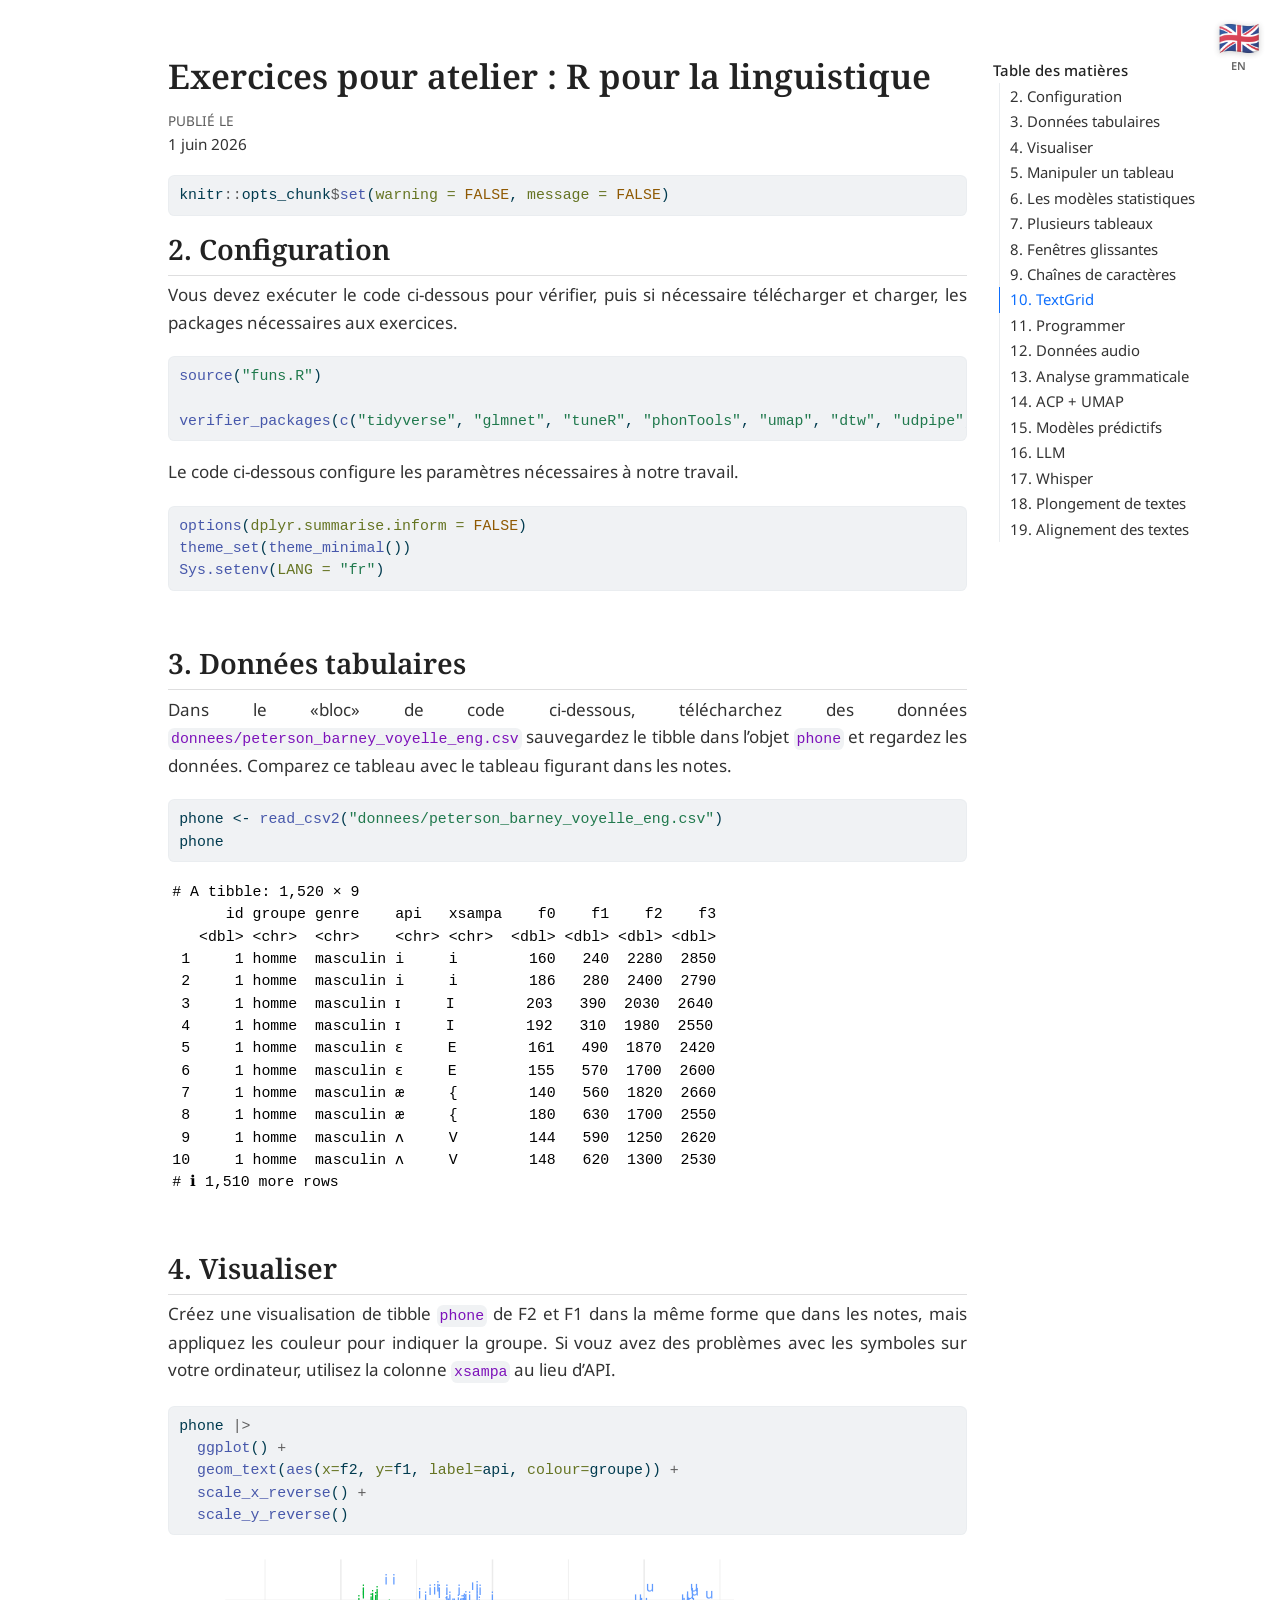
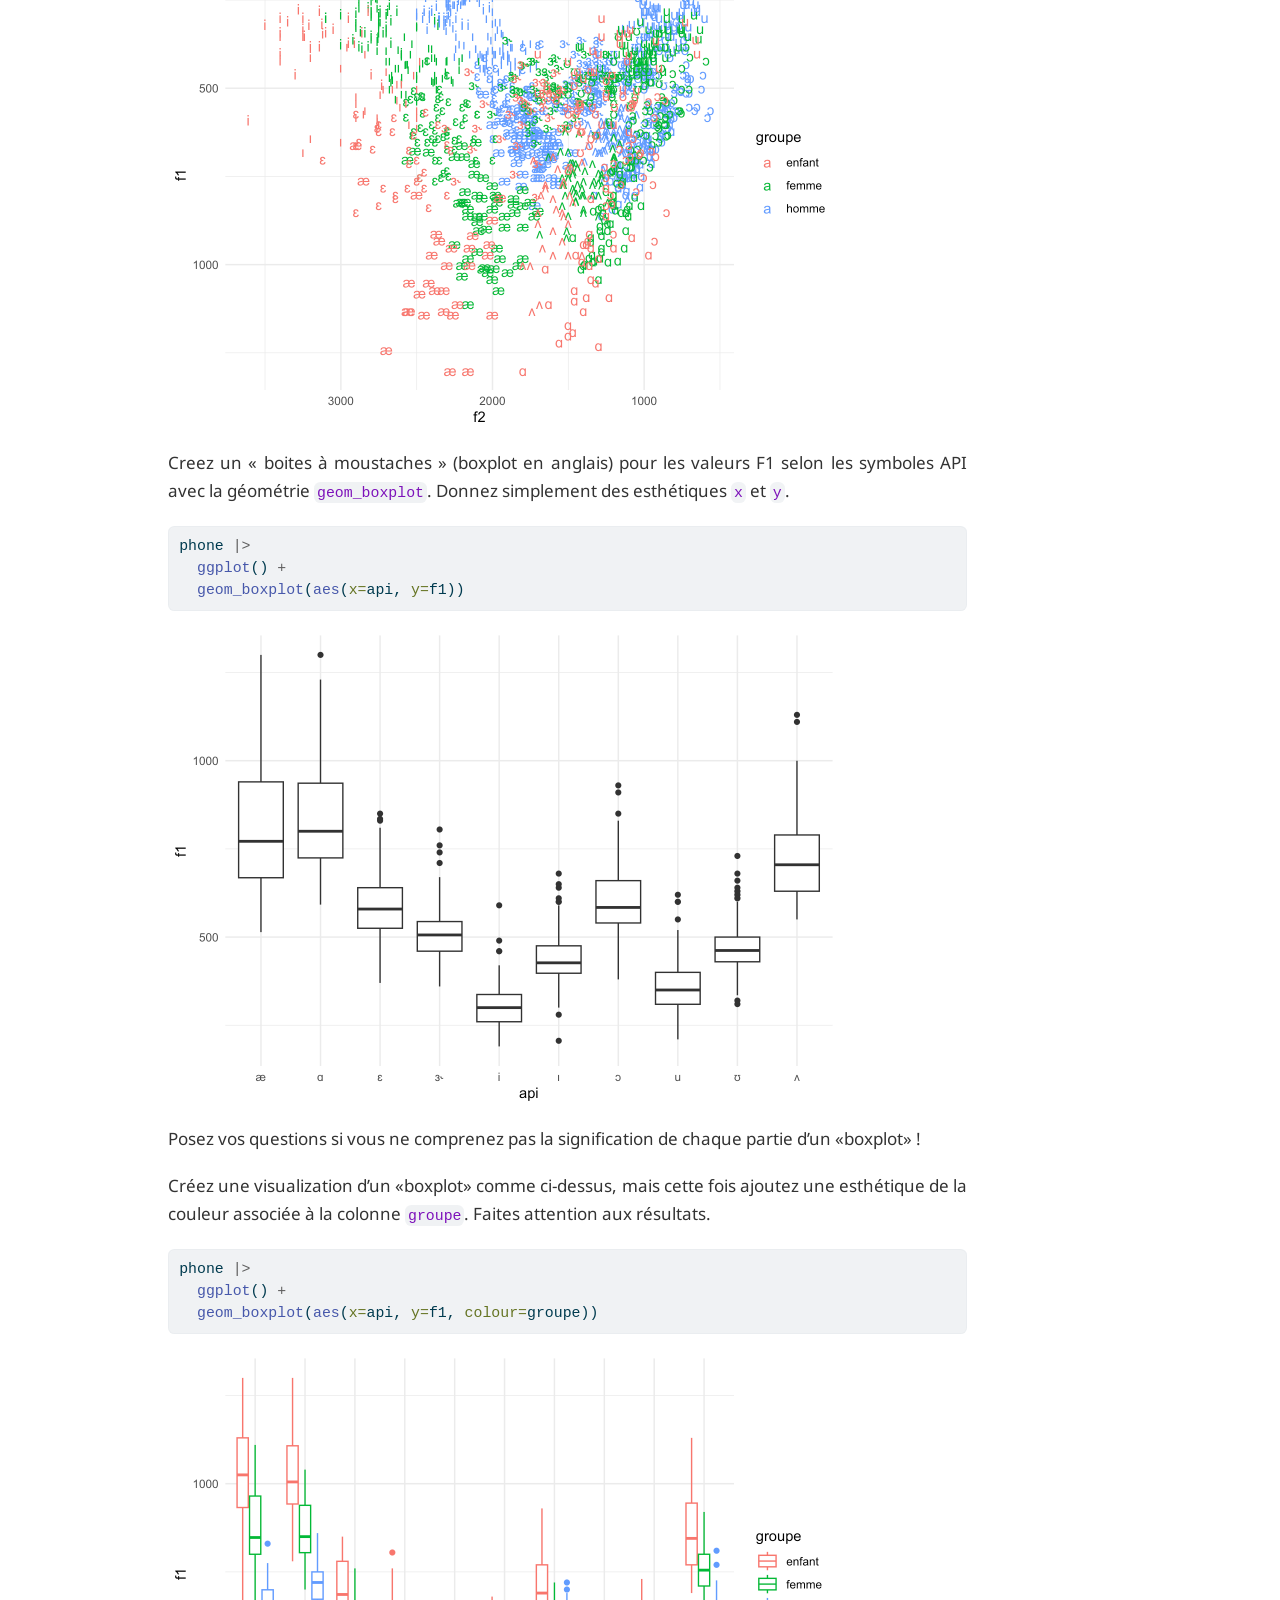
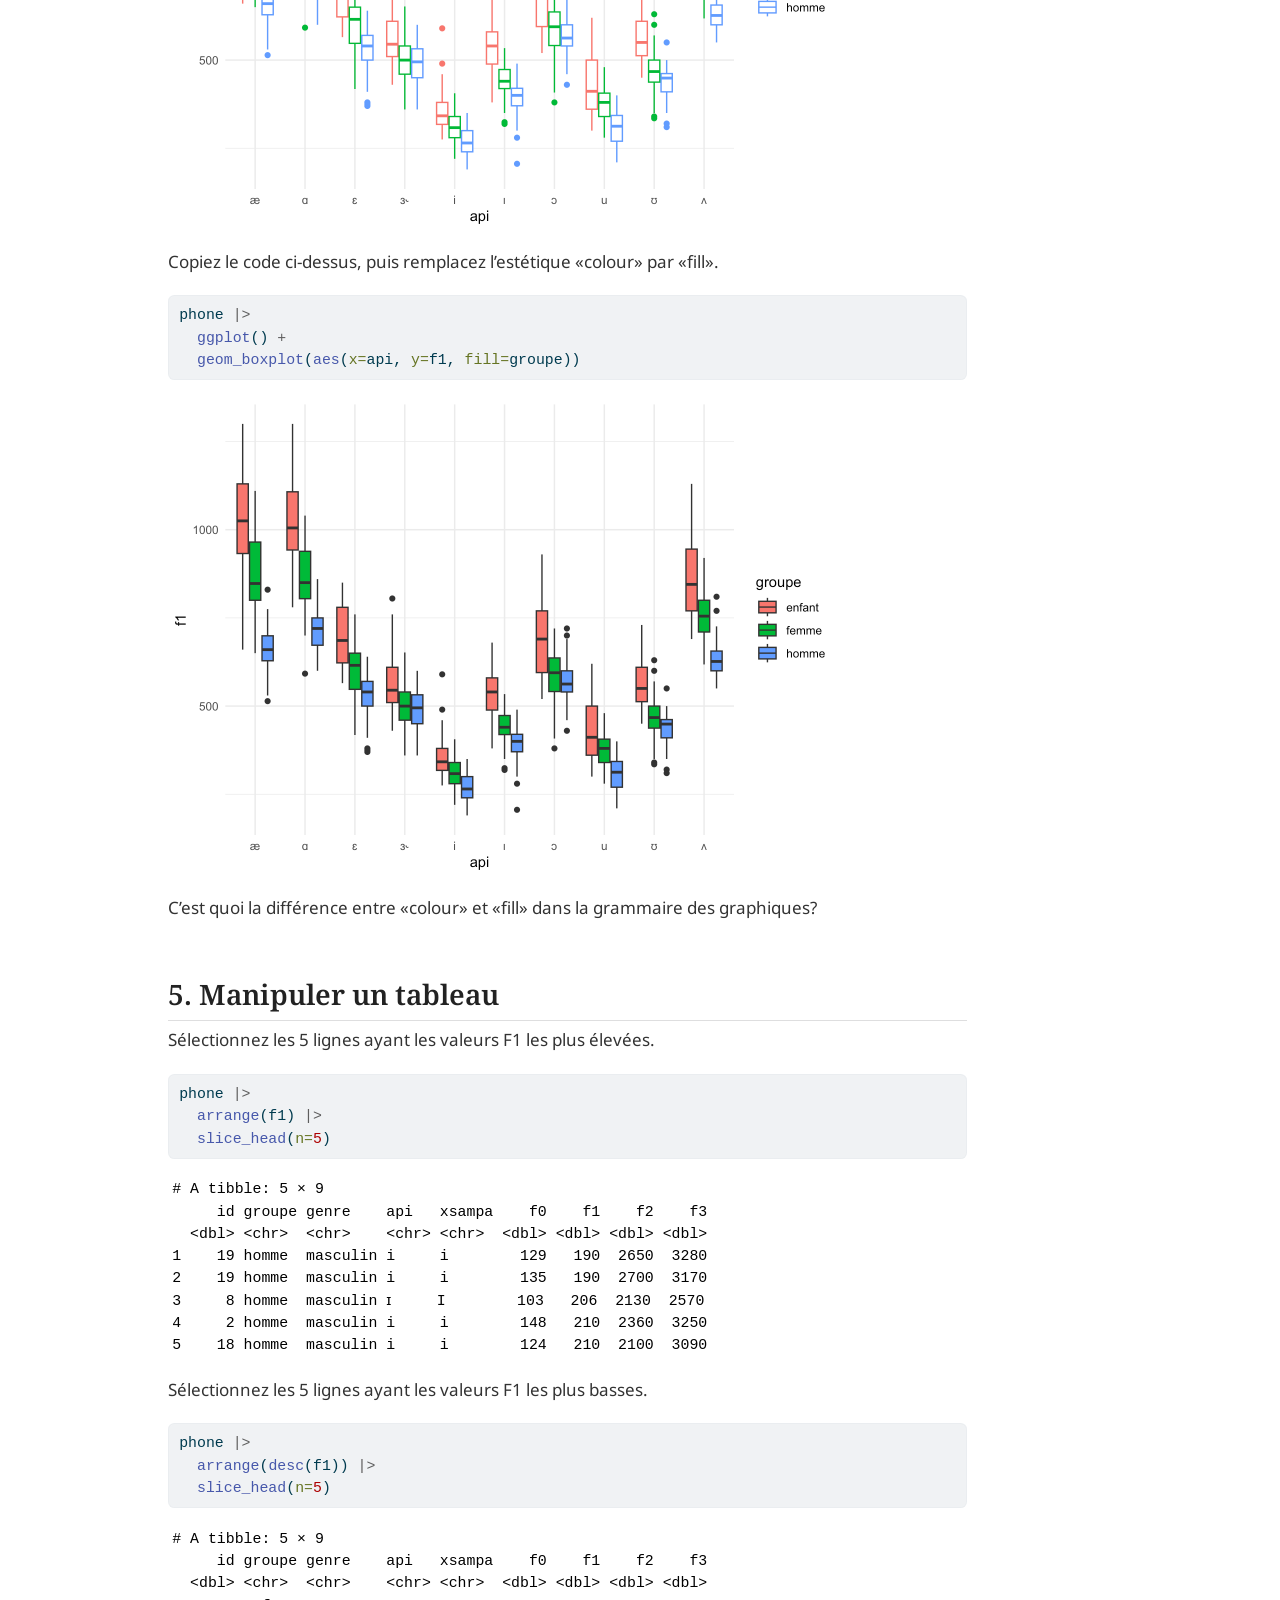
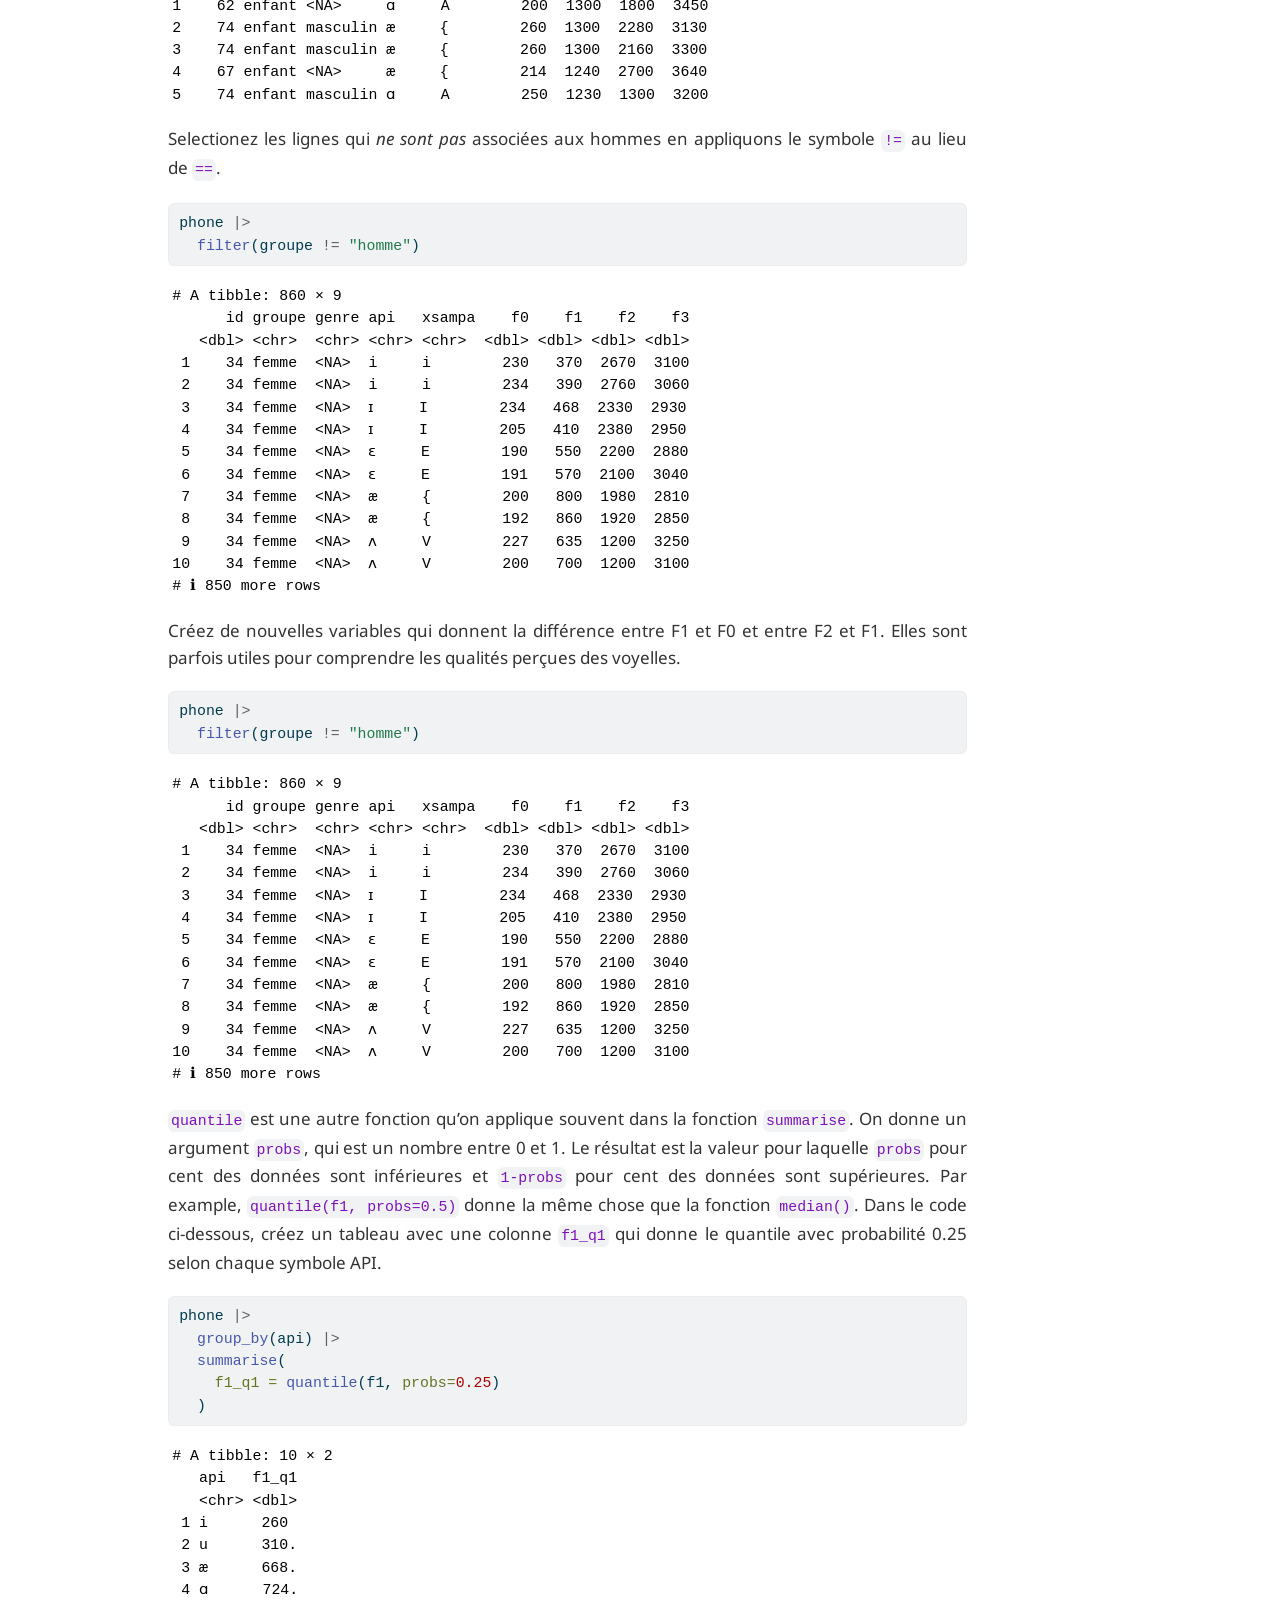
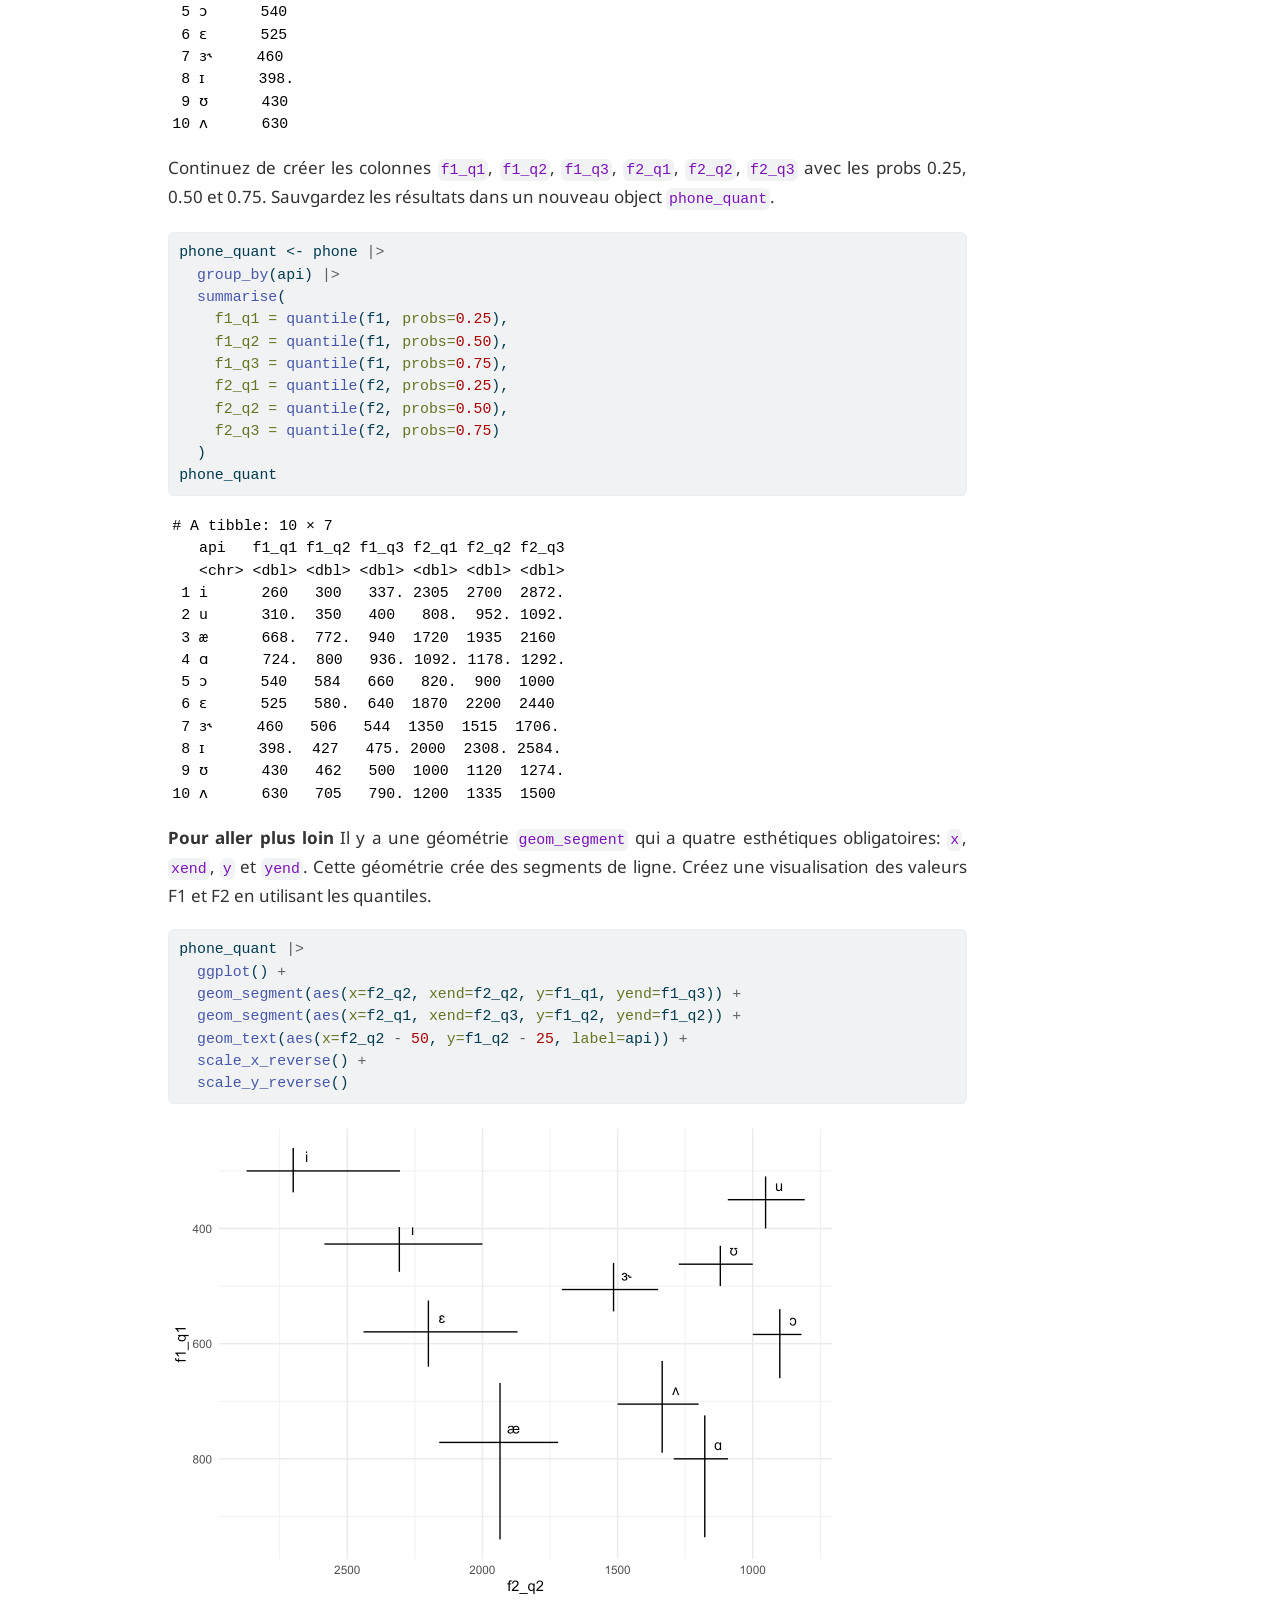
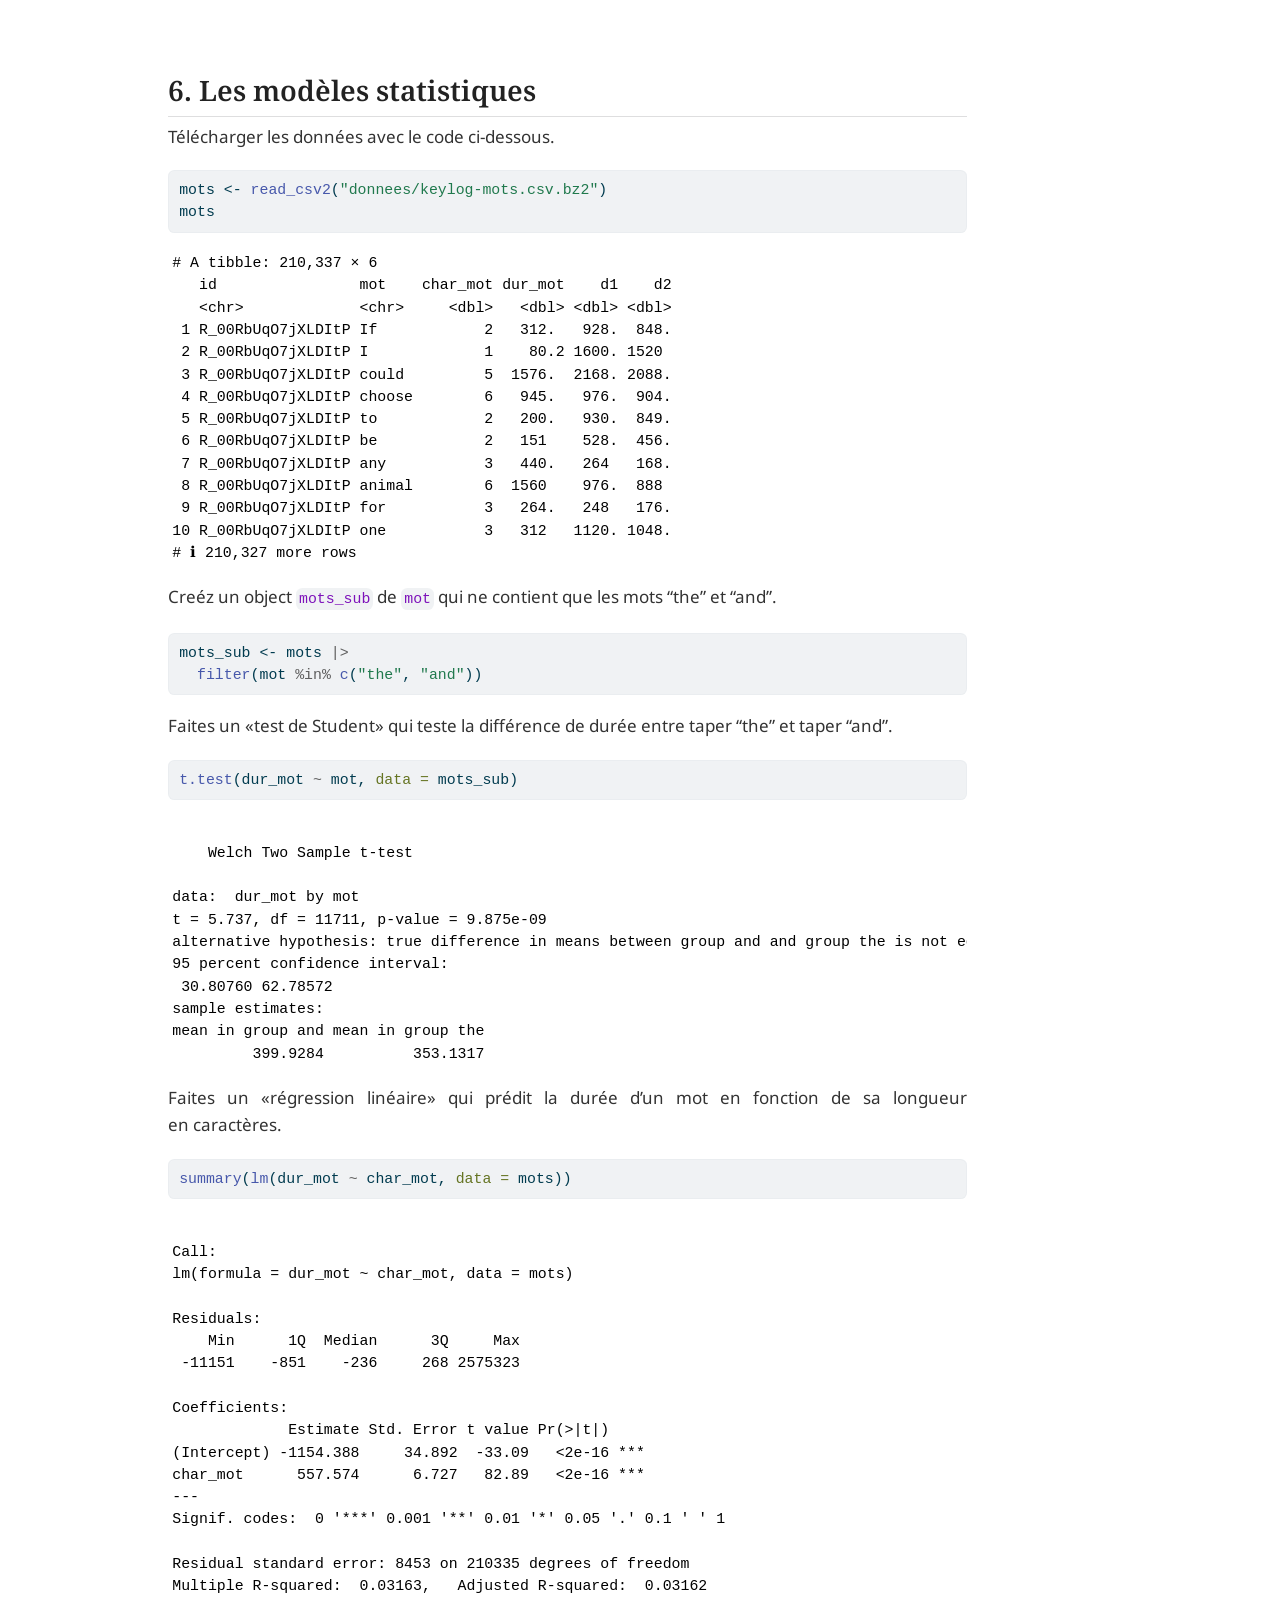
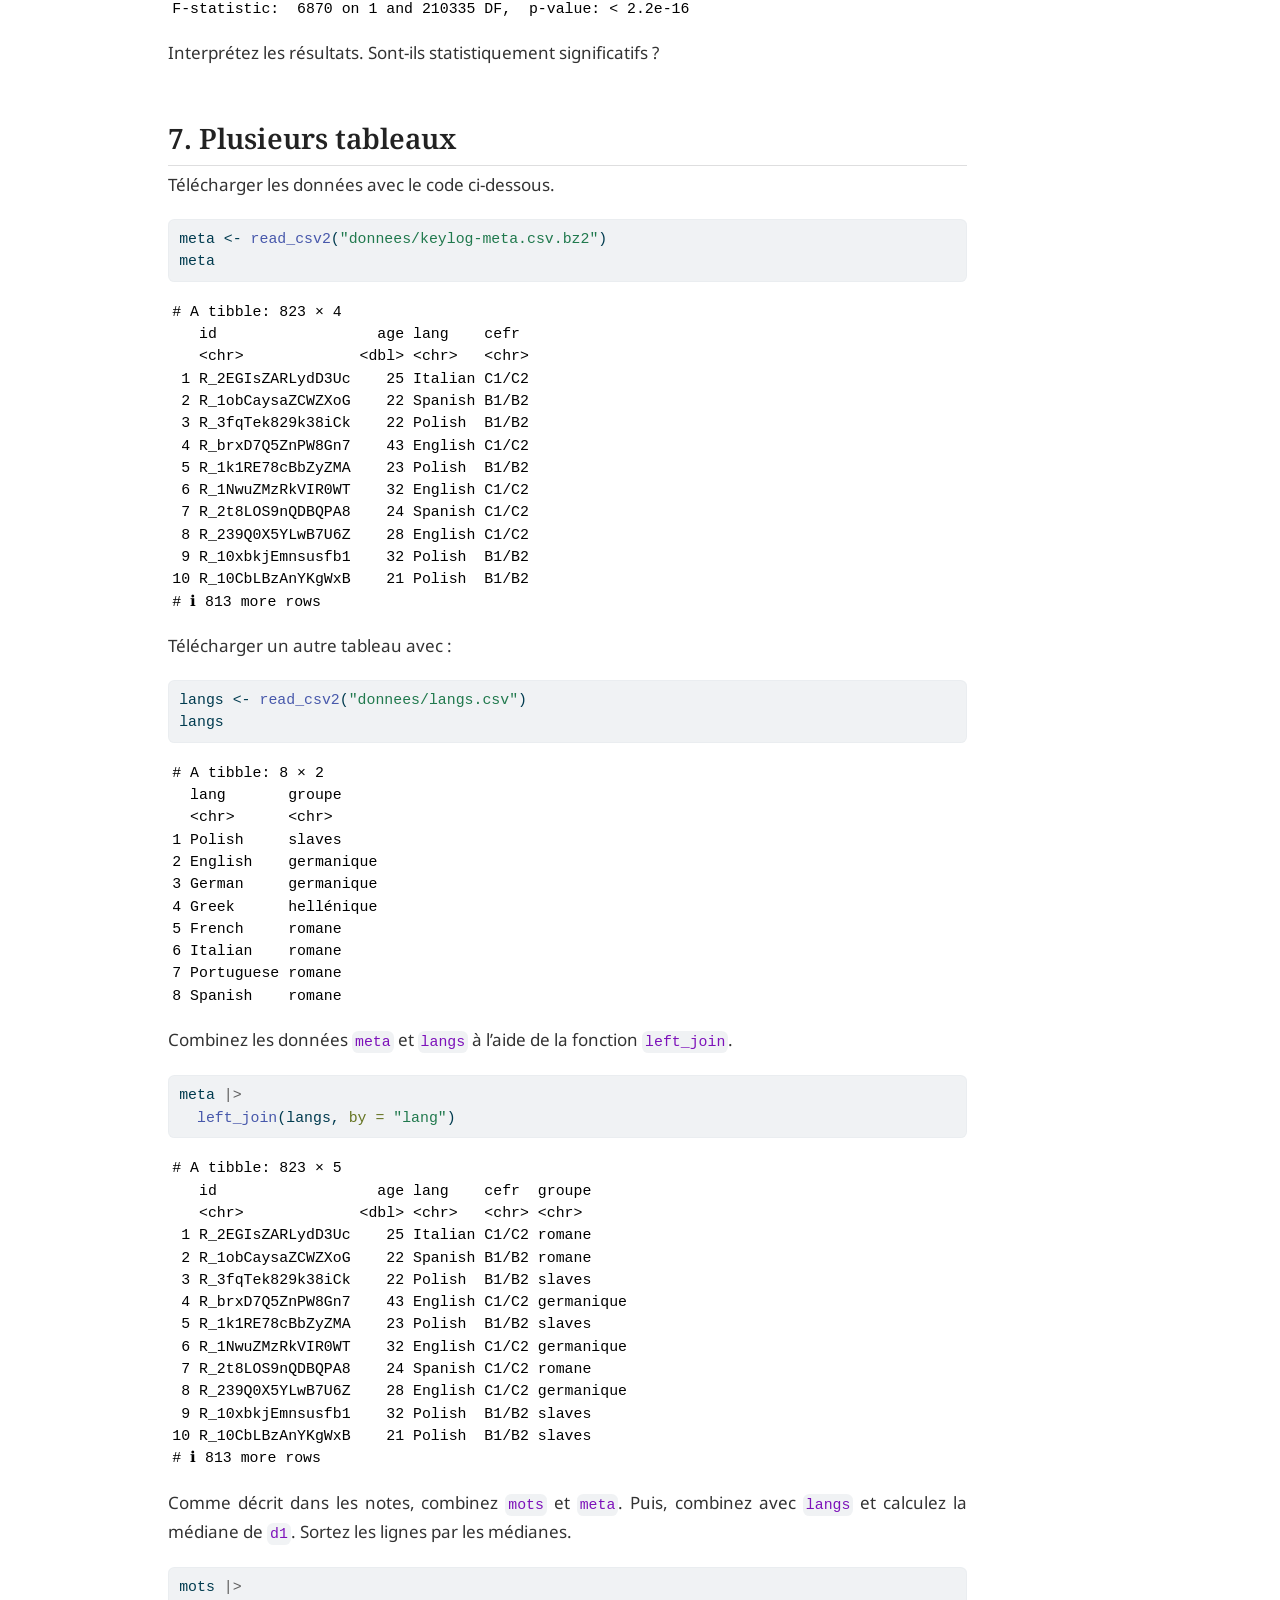
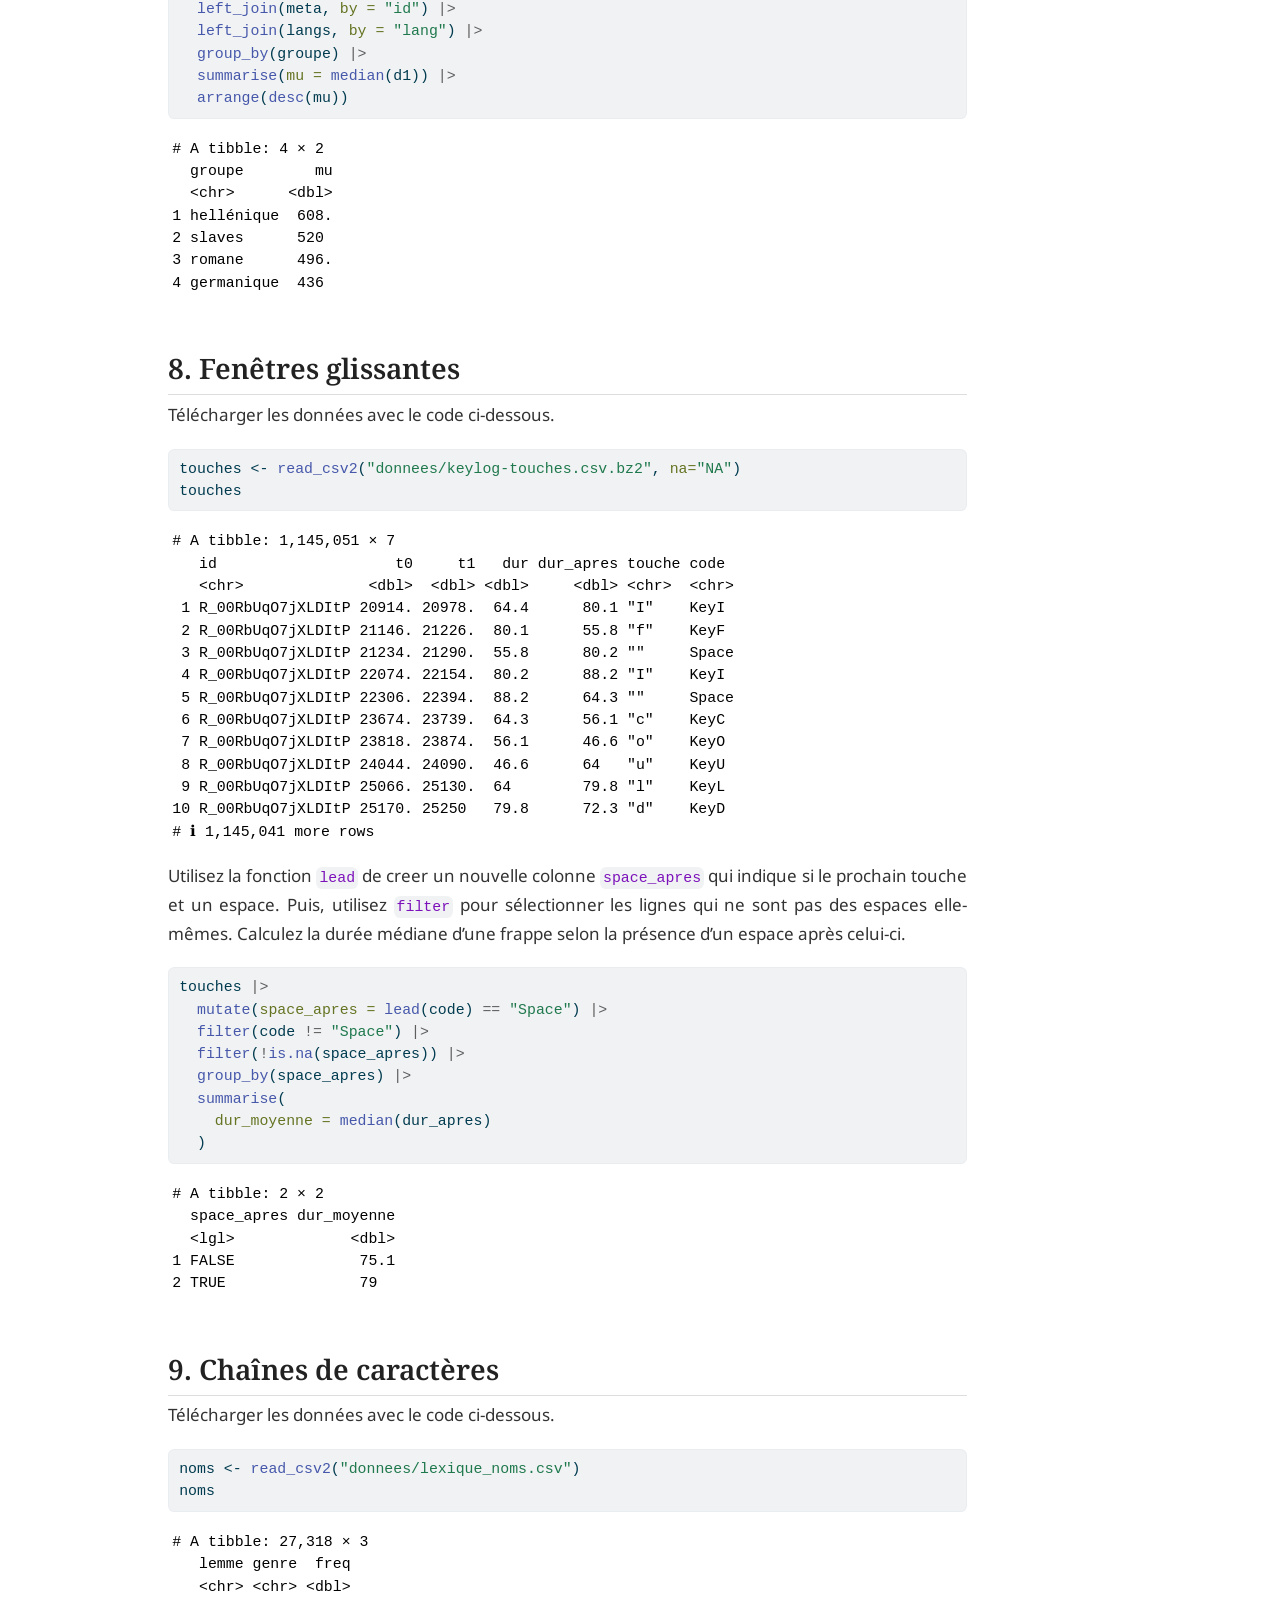
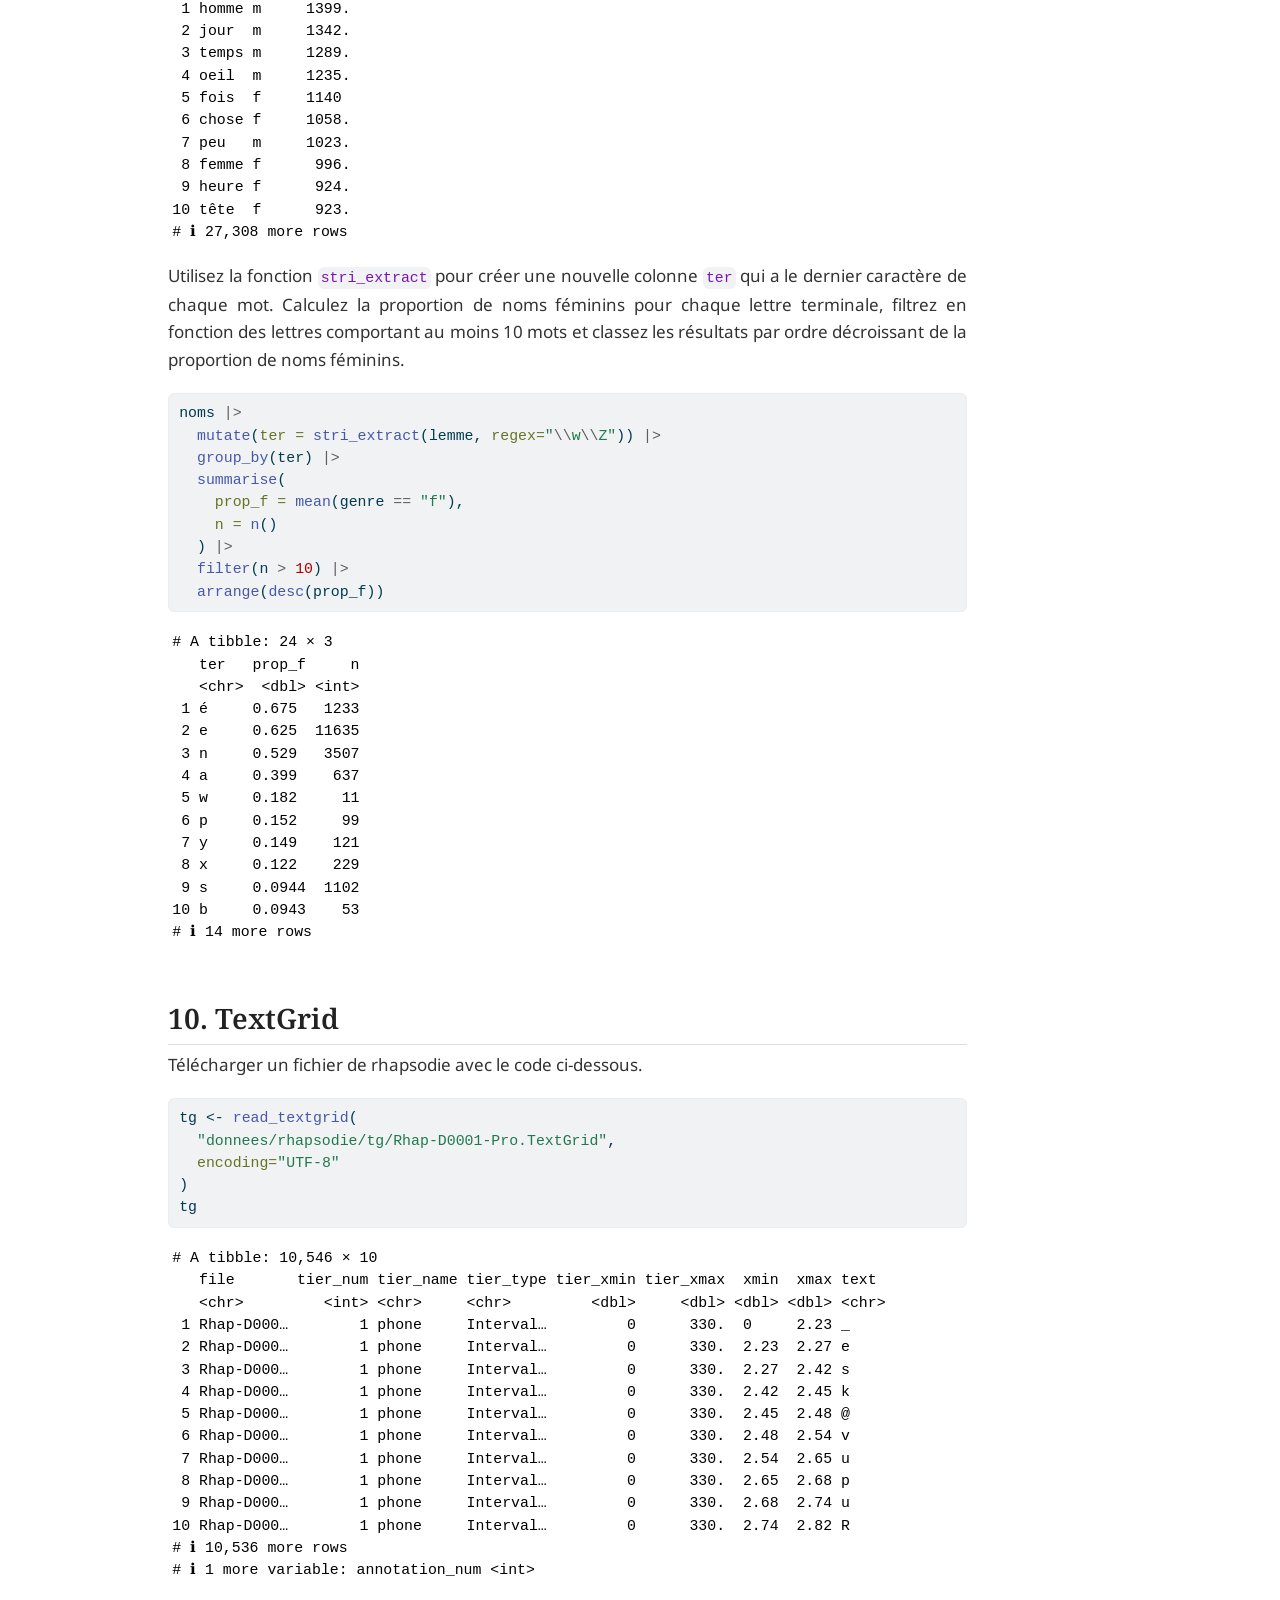
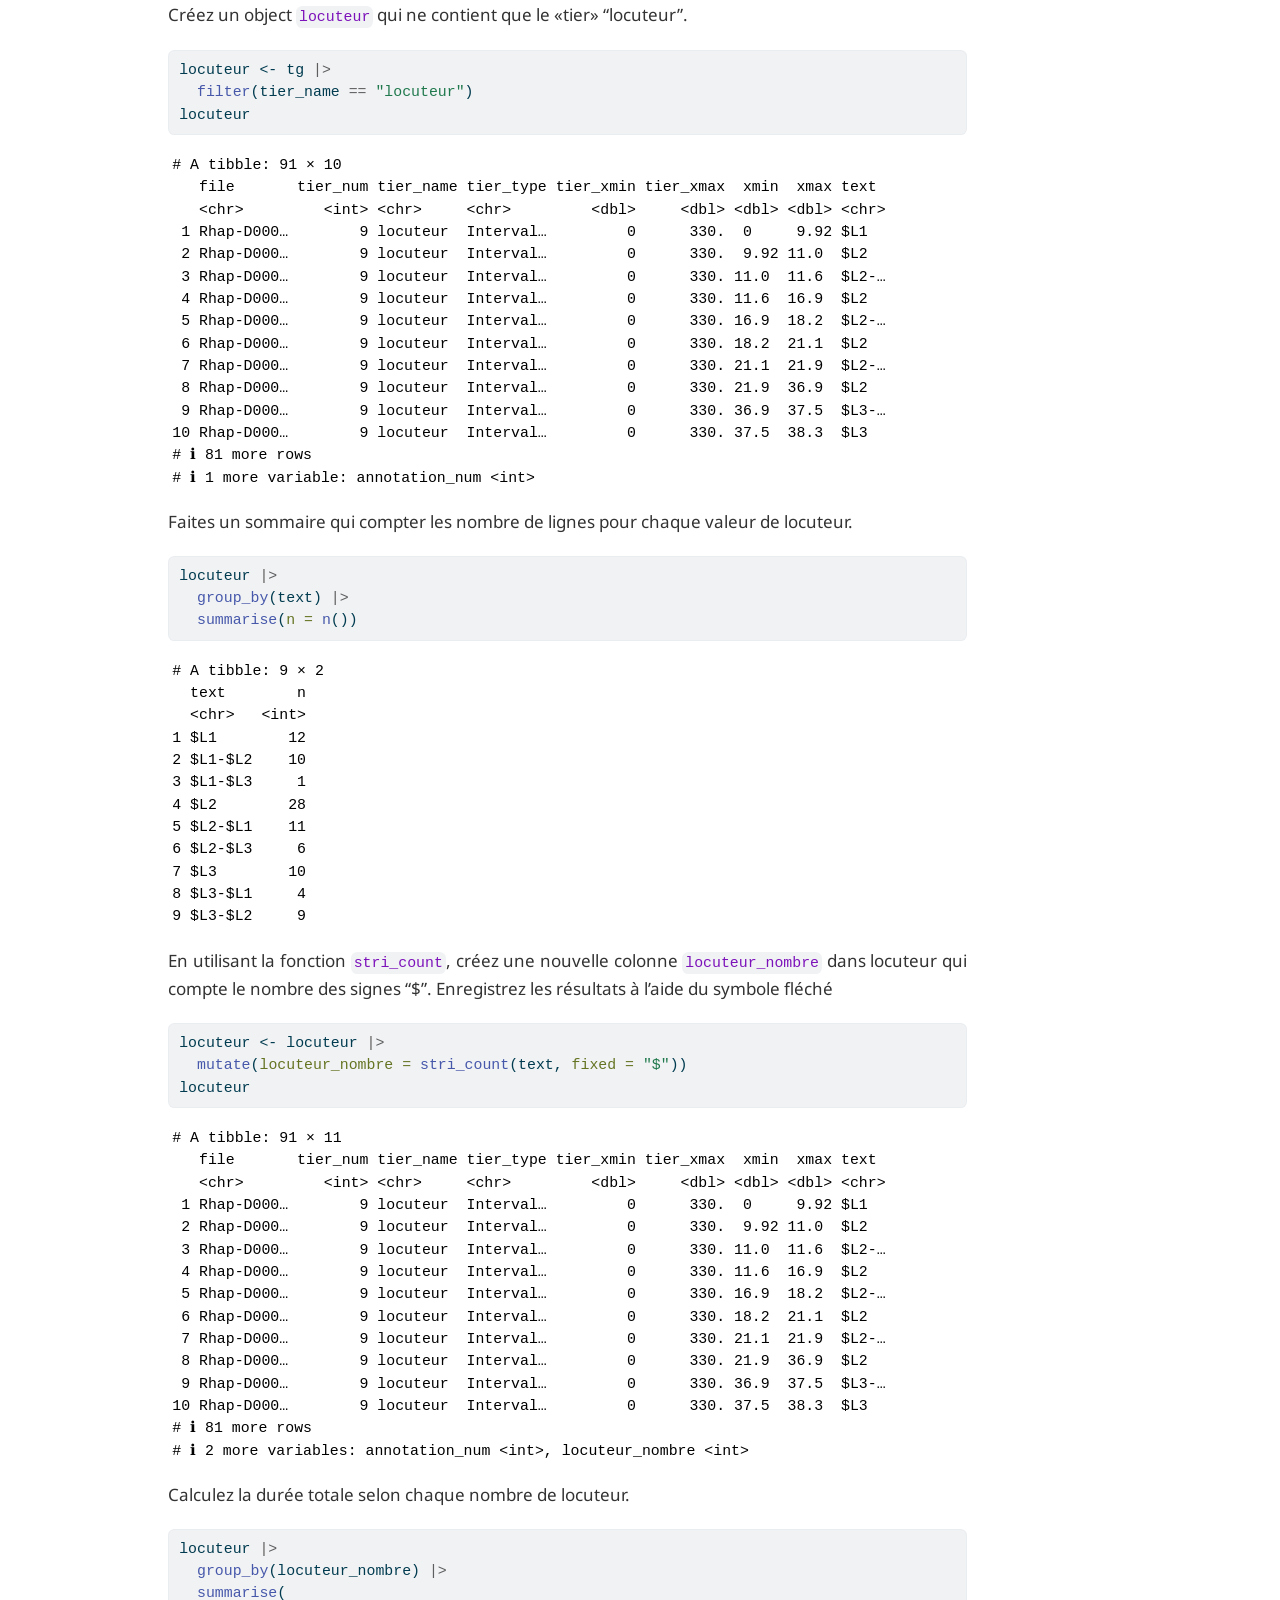
<file: 2026_grenoble/atelier_exercices_fr.html>
<!DOCTYPE html>
<html xmlns="http://www.w3.org/1999/xhtml" lang="fr" xml:lang="fr"><head>

<meta charset="utf-8">
<meta name="generator" content="quarto-1.9.36">

<meta name="viewport" content="width=device-width, initial-scale=1.0, user-scalable=yes">


<title>Exercices pour atelier : R pour la linguistique</title>
<style>
/* Default styles provided by pandoc.
** See https://pandoc.org/MANUAL.html#variables-for-html for config info.
*/
code{white-space: pre-wrap;}
span.smallcaps{font-variant: small-caps;}
div.columns{display: flex; gap: min(4vw, 1.5em);}
div.column{flex: auto; overflow-x: auto;}
div.hanging-indent{margin-left: 1.5em; text-indent: -1.5em;}
ul.task-list{list-style: none;}
ul.task-list li input[type="checkbox"] {
  width: 0.8em;
  margin: 0 0.8em 0.2em -1em; /* quarto-specific, see https://github.com/quarto-dev/quarto-cli/issues/4556 */ 
  vertical-align: middle;
}
/* CSS for syntax highlighting */
html { -webkit-text-size-adjust: 100%; }
pre > code.sourceCode { white-space: pre; position: relative; }
pre > code.sourceCode > span { display: inline-block; line-height: 1.25; }
pre > code.sourceCode > span:empty { height: 1.2em; }
.sourceCode { overflow: visible; }
code.sourceCode > span { color: inherit; text-decoration: inherit; }
div.sourceCode { margin: 1em 0; }
pre.sourceCode { margin: 0; }
@media screen {
div.sourceCode { overflow: auto; }
}
@media print {
pre > code.sourceCode { white-space: pre-wrap; }
pre > code.sourceCode > span { text-indent: -5em; padding-left: 5em; }
}
pre.numberSource code
  { counter-reset: source-line 0; }
pre.numberSource code > span
  { position: relative; left: -4em; counter-increment: source-line; }
pre.numberSource code > span > a:first-child::before
  { content: counter(source-line);
    position: relative; left: -1em; text-align: right; vertical-align: baseline;
    border: none; display: inline-block;
    -webkit-touch-callout: none; -webkit-user-select: none;
    -khtml-user-select: none; -moz-user-select: none;
    -ms-user-select: none; user-select: none;
    padding: 0 4px; width: 4em;
  }
pre.numberSource { margin-left: 3em;  padding-left: 4px; }
div.sourceCode
  {   }
@media screen {
pre > code.sourceCode > span > a:first-child::before { text-decoration: underline; }
}
</style>


<script src="atelier_exercices_solutions_fr_files/libs/clipboard/clipboard.min.js"></script>
<script src="atelier_exercices_solutions_fr_files/libs/quarto-html/quarto.js" type="module"></script>
<script src="atelier_exercices_solutions_fr_files/libs/quarto-html/tabsets/tabsets.js" type="module"></script>
<script src="atelier_exercices_solutions_fr_files/libs/quarto-html/popper.min.js"></script>
<script src="atelier_exercices_solutions_fr_files/libs/quarto-html/tippy.umd.min.js"></script>
<script src="atelier_exercices_solutions_fr_files/libs/quarto-html/anchor.min.js"></script>
<link href="atelier_exercices_solutions_fr_files/libs/quarto-html/tippy.css" rel="stylesheet">
<link href="atelier_exercices_solutions_fr_files/libs/quarto-html/quarto-syntax-highlighting-845c23b38eaddc0f92fda52bfe77a8c8.css" rel="stylesheet" id="quarto-text-highlighting-styles">
<script src="atelier_exercices_solutions_fr_files/libs/bootstrap/bootstrap.min.js"></script>
<link href="atelier_exercices_solutions_fr_files/libs/bootstrap/bootstrap-icons.css" rel="stylesheet">
<link href="atelier_exercices_solutions_fr_files/libs/bootstrap/bootstrap-138a6193a3bd40baf1e627da441a4734.min.css" rel="stylesheet" append-hash="true" id="quarto-bootstrap" data-mode="light">
  <link rel="stylesheet" href="css/reset.css">
  <link rel="stylesheet" href="css/fonts.css">
  <link rel="stylesheet" href="css/site.css">

  <link rel="icon" type="image/x-icon" href="img/favicon.ico">


</head>

<body class="quarto-light">

<div id="quarto-content" class="page-columns page-rows-contents page-layout-article">
<div id="quarto-margin-sidebar" class="sidebar margin-sidebar">
  <nav id="TOC" role="doc-toc" class="toc-active">
    <h2 id="toc-title">Table des matières</h2>
   
  <ul>
  <li><a href="#configuration" id="toc-configuration" class="nav-link active" data-scroll-target="#configuration">2. Configuration</a></li>
  <li><a href="#données-tabulaires" id="toc-données-tabulaires" class="nav-link" data-scroll-target="#données-tabulaires">3. Données tabulaires</a></li>
  <li><a href="#visualiser" id="toc-visualiser" class="nav-link" data-scroll-target="#visualiser">4. Visualiser</a></li>
  <li><a href="#manipuler-un-tableau" id="toc-manipuler-un-tableau" class="nav-link" data-scroll-target="#manipuler-un-tableau">5. Manipuler un tableau</a></li>
  <li><a href="#les-modèles-statistiques" id="toc-les-modèles-statistiques" class="nav-link" data-scroll-target="#les-modèles-statistiques">6. Les modèles statistiques</a></li>
  <li><a href="#plusieurs-tableaux" id="toc-plusieurs-tableaux" class="nav-link" data-scroll-target="#plusieurs-tableaux">7. Plusieurs tableaux</a></li>
  <li><a href="#fenêtres-glissantes" id="toc-fenêtres-glissantes" class="nav-link" data-scroll-target="#fenêtres-glissantes">8. Fenêtres glissantes</a></li>
  <li><a href="#chaînes-de-caractères" id="toc-chaînes-de-caractères" class="nav-link" data-scroll-target="#chaînes-de-caractères">9. Chaînes de caractères</a></li>
  <li><a href="#textgrid" id="toc-textgrid" class="nav-link" data-scroll-target="#textgrid">10. TextGrid</a></li>
  <li><a href="#programmer" id="toc-programmer" class="nav-link" data-scroll-target="#programmer">11. Programmer</a></li>
  <li><a href="#données-audio" id="toc-données-audio" class="nav-link" data-scroll-target="#données-audio">12. Données audio</a></li>
  <li><a href="#analyse-grammaticale" id="toc-analyse-grammaticale" class="nav-link" data-scroll-target="#analyse-grammaticale">13. Analyse grammaticale</a></li>
  <li><a href="#acp-umap" id="toc-acp-umap" class="nav-link" data-scroll-target="#acp-umap">14. ACP + UMAP</a></li>
  <li><a href="#modèles-prédictifs" id="toc-modèles-prédictifs" class="nav-link" data-scroll-target="#modèles-prédictifs">15. Modèles prédictifs</a></li>
  <li><a href="#llm" id="toc-llm" class="nav-link" data-scroll-target="#llm">16. LLM</a></li>
  <li><a href="#whisper" id="toc-whisper" class="nav-link" data-scroll-target="#whisper">17. Whisper</a></li>
  <li><a href="#plongement-de-textes" id="toc-plongement-de-textes" class="nav-link" data-scroll-target="#plongement-de-textes">18. Plongement de textes</a></li>
  <li><a href="#alignement-des-textes" id="toc-alignement-des-textes" class="nav-link" data-scroll-target="#alignement-des-textes">19. Alignement des textes</a></li>
  </ul>
</nav>
</div>
<main class="content" id="quarto-document-content">


<header id="title-block-header" class="quarto-title-block default">
<div class="quarto-title">
<h1 class="title">Exercices pour atelier : R pour la linguistique</h1>
</div>



<div class="quarto-title-meta">

    
    <div>
    <div class="quarto-title-meta-heading">Publié le</div>
    <div class="quarto-title-meta-contents">
      <p class="date">1 juin 2026</p>
    </div>
  </div>
  
    
  </div>
  


</header>


<div class="lang-switcher">
  <a href="atelier_exercices_en.html" title="English version">🇬🇧</a>
  <span class="lang-label">EN</span>
</div>
<div class="cell">
<div class="code-copy-outer-scaffold"><div class="sourceCode cell-code" id="cb1"><pre class="sourceCode r code-with-copy"><code class="sourceCode r"><span id="cb1-1"><a href="#cb1-1" aria-hidden="true" tabindex="-1"></a>knitr<span class="sc">::</span>opts_chunk<span class="sc">$</span><span class="fu">set</span>(<span class="at">warning =</span> <span class="cn">FALSE</span>, <span class="at">message =</span> <span class="cn">FALSE</span>)</span></code></pre></div><button title="Copier vers le presse-papier" class="code-copy-button"><i class="bi"></i></button></div>
</div>
<section id="configuration" class="level2">
<h2 class="anchored" data-anchor-id="configuration">2. Configuration</h2>
<p>Vous devez exécuter le code ci-dessous pour vérifier, puis si nécessaire télécharger et charger, les packages nécessaires aux exercices.</p>
<div class="cell">
<div class="code-copy-outer-scaffold"><div class="sourceCode cell-code" id="cb2"><pre class="sourceCode r code-with-copy"><code class="sourceCode r"><span id="cb2-1"><a href="#cb2-1" aria-hidden="true" tabindex="-1"></a><span class="fu">source</span>(<span class="st">"funs.R"</span>)</span>
<span id="cb2-2"><a href="#cb2-2" aria-hidden="true" tabindex="-1"></a></span>
<span id="cb2-3"><a href="#cb2-3" aria-hidden="true" tabindex="-1"></a><span class="fu">verifier_packages</span>(<span class="fu">c</span>(<span class="st">"tidyverse"</span>, <span class="st">"glmnet"</span>, <span class="st">"tuneR"</span>, <span class="st">"phonTools"</span>, <span class="st">"umap"</span>, <span class="st">"dtw"</span>, <span class="st">"udpipe"</span>, <span class="st">"readtextgrid"</span>, <span class="st">"stringi"</span>))</span></code></pre></div><button title="Copier vers le presse-papier" class="code-copy-button"><i class="bi"></i></button></div>
</div>
<p>Le code ci-dessous configure les paramètres nécessaires à notre travail.</p>
<div class="cell">
<div class="code-copy-outer-scaffold"><div class="sourceCode cell-code" id="cb3"><pre class="sourceCode r code-with-copy"><code class="sourceCode r"><span id="cb3-1"><a href="#cb3-1" aria-hidden="true" tabindex="-1"></a><span class="fu">options</span>(<span class="at">dplyr.summarise.inform =</span> <span class="cn">FALSE</span>)</span>
<span id="cb3-2"><a href="#cb3-2" aria-hidden="true" tabindex="-1"></a><span class="fu">theme_set</span>(<span class="fu">theme_minimal</span>())</span>
<span id="cb3-3"><a href="#cb3-3" aria-hidden="true" tabindex="-1"></a><span class="fu">Sys.setenv</span>(<span class="at">LANG =</span> <span class="st">"fr"</span>)</span></code></pre></div><button title="Copier vers le presse-papier" class="code-copy-button"><i class="bi"></i></button></div>
</div>
</section>
<section id="données-tabulaires" class="level2">
<h2 class="anchored" data-anchor-id="données-tabulaires">3. Données tabulaires</h2>
<p>Dans le «bloc» de code ci-dessous, télécharchez des données <code>donnees/peterson_barney_voyelle_eng.csv</code> sauvegardez le tibble dans l’objet <code>phone</code> et regardez les données. Comparez ce tableau avec le tableau figurant dans les notes.</p>
<div class="cell">
<div class="code-copy-outer-scaffold"><div class="sourceCode cell-code" id="cb4"><pre class="sourceCode r code-with-copy"><code class="sourceCode r"><span id="cb4-1"><a href="#cb4-1" aria-hidden="true" tabindex="-1"></a>phone <span class="ot">&lt;-</span> <span class="fu">read_csv2</span>(<span class="st">"donnees/peterson_barney_voyelle_eng.csv"</span>)</span>
<span id="cb4-2"><a href="#cb4-2" aria-hidden="true" tabindex="-1"></a>phone</span></code></pre></div><button title="Copier vers le presse-papier" class="code-copy-button"><i class="bi"></i></button></div>
<div class="cell-output cell-output-stdout">
<pre><code># A tibble: 1,520 × 9
      id groupe genre    api   xsampa    f0    f1    f2    f3
   &lt;dbl&gt; &lt;chr&gt;  &lt;chr&gt;    &lt;chr&gt; &lt;chr&gt;  &lt;dbl&gt; &lt;dbl&gt; &lt;dbl&gt; &lt;dbl&gt;
 1     1 homme  masculin i     i        160   240  2280  2850
 2     1 homme  masculin i     i        186   280  2400  2790
 3     1 homme  masculin ɪ     I        203   390  2030  2640
 4     1 homme  masculin ɪ     I        192   310  1980  2550
 5     1 homme  masculin ɛ     E        161   490  1870  2420
 6     1 homme  masculin ɛ     E        155   570  1700  2600
 7     1 homme  masculin æ     {        140   560  1820  2660
 8     1 homme  masculin æ     {        180   630  1700  2550
 9     1 homme  masculin ʌ     V        144   590  1250  2620
10     1 homme  masculin ʌ     V        148   620  1300  2530
# ℹ 1,510 more rows</code></pre>
</div>
</div>
</section>
<section id="visualiser" class="level2">
<h2 class="anchored" data-anchor-id="visualiser">4. Visualiser</h2>
<p>Créez une visualisation de tibble <code>phone</code> de F2 et F1 dans la même forme que dans les notes, mais appliquez les couleur pour indiquer la groupe. Si vouz avez des problèmes avec les symboles sur votre ordinateur, utilisez la colonne <code>xsampa</code> au lieu d’API.</p>
<div class="cell">
<div class="code-copy-outer-scaffold"><div class="sourceCode cell-code" id="cb6"><pre class="sourceCode r code-with-copy"><code class="sourceCode r"><span id="cb6-1"><a href="#cb6-1" aria-hidden="true" tabindex="-1"></a>phone <span class="sc">|&gt;</span></span>
<span id="cb6-2"><a href="#cb6-2" aria-hidden="true" tabindex="-1"></a>  <span class="fu">ggplot</span>() <span class="sc">+</span></span>
<span id="cb6-3"><a href="#cb6-3" aria-hidden="true" tabindex="-1"></a>  <span class="fu">geom_text</span>(<span class="fu">aes</span>(<span class="at">x=</span>f2, <span class="at">y=</span>f1, <span class="at">label=</span>api, <span class="at">colour=</span>groupe)) <span class="sc">+</span></span>
<span id="cb6-4"><a href="#cb6-4" aria-hidden="true" tabindex="-1"></a>  <span class="fu">scale_x_reverse</span>() <span class="sc">+</span></span>
<span id="cb6-5"><a href="#cb6-5" aria-hidden="true" tabindex="-1"></a>  <span class="fu">scale_y_reverse</span>()</span></code></pre></div><button title="Copier vers le presse-papier" class="code-copy-button"><i class="bi"></i></button></div>
<div class="cell-output-display">
<div>
<figure class="figure">
<p><img src="atelier_exercices_solutions_fr_files/figure-html/unnamed-chunk-6-1.png" class="img-fluid figure-img" width="672"></p>
</figure>
</div>
</div>
</div>
<p>Creez un « boites à moustaches » (boxplot en anglais) pour les valeurs F1 selon les symboles API avec la géométrie <code>geom_boxplot</code>. Donnez simplement des esthétiques <code>x</code> et <code>y</code>.</p>
<div class="cell">
<div class="code-copy-outer-scaffold"><div class="sourceCode cell-code" id="cb7"><pre class="sourceCode r code-with-copy"><code class="sourceCode r"><span id="cb7-1"><a href="#cb7-1" aria-hidden="true" tabindex="-1"></a>phone <span class="sc">|&gt;</span></span>
<span id="cb7-2"><a href="#cb7-2" aria-hidden="true" tabindex="-1"></a>  <span class="fu">ggplot</span>() <span class="sc">+</span></span>
<span id="cb7-3"><a href="#cb7-3" aria-hidden="true" tabindex="-1"></a>  <span class="fu">geom_boxplot</span>(<span class="fu">aes</span>(<span class="at">x=</span>api, <span class="at">y=</span>f1))</span></code></pre></div><button title="Copier vers le presse-papier" class="code-copy-button"><i class="bi"></i></button></div>
<div class="cell-output-display">
<div>
<figure class="figure">
<p><img src="atelier_exercices_solutions_fr_files/figure-html/unnamed-chunk-7-1.png" class="img-fluid figure-img" width="672"></p>
</figure>
</div>
</div>
</div>
<p>Posez vos questions si vous ne comprenez pas la signification de chaque partie d’un «boxplot» !</p>
<p>Créez une visualization d’un «boxplot» comme ci-dessus, mais cette fois ajoutez une esthétique de la couleur associée à la colonne <code>groupe</code>. Faites attention aux résultats.</p>
<div class="cell">
<div class="code-copy-outer-scaffold"><div class="sourceCode cell-code" id="cb8"><pre class="sourceCode r code-with-copy"><code class="sourceCode r"><span id="cb8-1"><a href="#cb8-1" aria-hidden="true" tabindex="-1"></a>phone <span class="sc">|&gt;</span></span>
<span id="cb8-2"><a href="#cb8-2" aria-hidden="true" tabindex="-1"></a>  <span class="fu">ggplot</span>() <span class="sc">+</span></span>
<span id="cb8-3"><a href="#cb8-3" aria-hidden="true" tabindex="-1"></a>  <span class="fu">geom_boxplot</span>(<span class="fu">aes</span>(<span class="at">x=</span>api, <span class="at">y=</span>f1, <span class="at">colour=</span>groupe))</span></code></pre></div><button title="Copier vers le presse-papier" class="code-copy-button"><i class="bi"></i></button></div>
<div class="cell-output-display">
<div>
<figure class="figure">
<p><img src="atelier_exercices_solutions_fr_files/figure-html/unnamed-chunk-8-1.png" class="img-fluid figure-img" width="672"></p>
</figure>
</div>
</div>
</div>
<p>Copiez le code ci-dessus, puis remplacez l’estétique «colour» par «fill».</p>
<div class="cell">
<div class="code-copy-outer-scaffold"><div class="sourceCode cell-code" id="cb9"><pre class="sourceCode r code-with-copy"><code class="sourceCode r"><span id="cb9-1"><a href="#cb9-1" aria-hidden="true" tabindex="-1"></a>phone <span class="sc">|&gt;</span></span>
<span id="cb9-2"><a href="#cb9-2" aria-hidden="true" tabindex="-1"></a>  <span class="fu">ggplot</span>() <span class="sc">+</span></span>
<span id="cb9-3"><a href="#cb9-3" aria-hidden="true" tabindex="-1"></a>  <span class="fu">geom_boxplot</span>(<span class="fu">aes</span>(<span class="at">x=</span>api, <span class="at">y=</span>f1, <span class="at">fill=</span>groupe))</span></code></pre></div><button title="Copier vers le presse-papier" class="code-copy-button"><i class="bi"></i></button></div>
<div class="cell-output-display">
<div>
<figure class="figure">
<p><img src="atelier_exercices_solutions_fr_files/figure-html/unnamed-chunk-9-1.png" class="img-fluid figure-img" width="672"></p>
</figure>
</div>
</div>
</div>
<p>C’est quoi la différence entre «colour» et «fill» dans la grammaire des graphiques?</p>
</section>
<section id="manipuler-un-tableau" class="level2">
<h2 class="anchored" data-anchor-id="manipuler-un-tableau">5. Manipuler un tableau</h2>
<p>Sélectionnez les 5 lignes ayant les valeurs F1 les plus élevées.</p>
<div class="cell">
<div class="code-copy-outer-scaffold"><div class="sourceCode cell-code" id="cb10"><pre class="sourceCode r code-with-copy"><code class="sourceCode r"><span id="cb10-1"><a href="#cb10-1" aria-hidden="true" tabindex="-1"></a>phone <span class="sc">|&gt;</span></span>
<span id="cb10-2"><a href="#cb10-2" aria-hidden="true" tabindex="-1"></a>  <span class="fu">arrange</span>(f1) <span class="sc">|&gt;</span></span>
<span id="cb10-3"><a href="#cb10-3" aria-hidden="true" tabindex="-1"></a>  <span class="fu">slice_head</span>(<span class="at">n=</span><span class="dv">5</span>)</span></code></pre></div><button title="Copier vers le presse-papier" class="code-copy-button"><i class="bi"></i></button></div>
<div class="cell-output cell-output-stdout">
<pre><code># A tibble: 5 × 9
     id groupe genre    api   xsampa    f0    f1    f2    f3
  &lt;dbl&gt; &lt;chr&gt;  &lt;chr&gt;    &lt;chr&gt; &lt;chr&gt;  &lt;dbl&gt; &lt;dbl&gt; &lt;dbl&gt; &lt;dbl&gt;
1    19 homme  masculin i     i        129   190  2650  3280
2    19 homme  masculin i     i        135   190  2700  3170
3     8 homme  masculin ɪ     I        103   206  2130  2570
4     2 homme  masculin i     i        148   210  2360  3250
5    18 homme  masculin i     i        124   210  2100  3090</code></pre>
</div>
</div>
<p>Sélectionnez les 5 lignes ayant les valeurs F1 les plus basses.</p>
<div class="cell">
<div class="code-copy-outer-scaffold"><div class="sourceCode cell-code" id="cb12"><pre class="sourceCode r code-with-copy"><code class="sourceCode r"><span id="cb12-1"><a href="#cb12-1" aria-hidden="true" tabindex="-1"></a>phone <span class="sc">|&gt;</span></span>
<span id="cb12-2"><a href="#cb12-2" aria-hidden="true" tabindex="-1"></a>  <span class="fu">arrange</span>(<span class="fu">desc</span>(f1)) <span class="sc">|&gt;</span></span>
<span id="cb12-3"><a href="#cb12-3" aria-hidden="true" tabindex="-1"></a>  <span class="fu">slice_head</span>(<span class="at">n=</span><span class="dv">5</span>)</span></code></pre></div><button title="Copier vers le presse-papier" class="code-copy-button"><i class="bi"></i></button></div>
<div class="cell-output cell-output-stdout">
<pre><code># A tibble: 5 × 9
     id groupe genre    api   xsampa    f0    f1    f2    f3
  &lt;dbl&gt; &lt;chr&gt;  &lt;chr&gt;    &lt;chr&gt; &lt;chr&gt;  &lt;dbl&gt; &lt;dbl&gt; &lt;dbl&gt; &lt;dbl&gt;
1    62 enfant &lt;NA&gt;     ɑ     A        200  1300  1800  3450
2    74 enfant masculin æ     {        260  1300  2280  3130
3    74 enfant masculin æ     {        260  1300  2160  3300
4    67 enfant &lt;NA&gt;     æ     {        214  1240  2700  3640
5    74 enfant masculin ɑ     A        250  1230  1300  3200</code></pre>
</div>
</div>
<p>Selectionez les lignes qui <em>ne sont pas</em> associées aux hommes en appliquons le symbole <code>!=</code> au lieu de <code>==</code>.</p>
<div class="cell">
<div class="code-copy-outer-scaffold"><div class="sourceCode cell-code" id="cb14"><pre class="sourceCode r code-with-copy"><code class="sourceCode r"><span id="cb14-1"><a href="#cb14-1" aria-hidden="true" tabindex="-1"></a>phone <span class="sc">|&gt;</span></span>
<span id="cb14-2"><a href="#cb14-2" aria-hidden="true" tabindex="-1"></a>  <span class="fu">filter</span>(groupe <span class="sc">!=</span> <span class="st">"homme"</span>)</span></code></pre></div><button title="Copier vers le presse-papier" class="code-copy-button"><i class="bi"></i></button></div>
<div class="cell-output cell-output-stdout">
<pre><code># A tibble: 860 × 9
      id groupe genre api   xsampa    f0    f1    f2    f3
   &lt;dbl&gt; &lt;chr&gt;  &lt;chr&gt; &lt;chr&gt; &lt;chr&gt;  &lt;dbl&gt; &lt;dbl&gt; &lt;dbl&gt; &lt;dbl&gt;
 1    34 femme  &lt;NA&gt;  i     i        230   370  2670  3100
 2    34 femme  &lt;NA&gt;  i     i        234   390  2760  3060
 3    34 femme  &lt;NA&gt;  ɪ     I        234   468  2330  2930
 4    34 femme  &lt;NA&gt;  ɪ     I        205   410  2380  2950
 5    34 femme  &lt;NA&gt;  ɛ     E        190   550  2200  2880
 6    34 femme  &lt;NA&gt;  ɛ     E        191   570  2100  3040
 7    34 femme  &lt;NA&gt;  æ     {        200   800  1980  2810
 8    34 femme  &lt;NA&gt;  æ     {        192   860  1920  2850
 9    34 femme  &lt;NA&gt;  ʌ     V        227   635  1200  3250
10    34 femme  &lt;NA&gt;  ʌ     V        200   700  1200  3100
# ℹ 850 more rows</code></pre>
</div>
</div>
<p>Créez de nouvelles variables qui donnent la différence entre F1 et F0 et entre F2 et F1. Elles sont parfois utiles pour comprendre les qualités perçues des voyelles.</p>
<div class="cell">
<div class="code-copy-outer-scaffold"><div class="sourceCode cell-code" id="cb16"><pre class="sourceCode r code-with-copy"><code class="sourceCode r"><span id="cb16-1"><a href="#cb16-1" aria-hidden="true" tabindex="-1"></a>phone <span class="sc">|&gt;</span></span>
<span id="cb16-2"><a href="#cb16-2" aria-hidden="true" tabindex="-1"></a>  <span class="fu">filter</span>(groupe <span class="sc">!=</span> <span class="st">"homme"</span>)</span></code></pre></div><button title="Copier vers le presse-papier" class="code-copy-button"><i class="bi"></i></button></div>
<div class="cell-output cell-output-stdout">
<pre><code># A tibble: 860 × 9
      id groupe genre api   xsampa    f0    f1    f2    f3
   &lt;dbl&gt; &lt;chr&gt;  &lt;chr&gt; &lt;chr&gt; &lt;chr&gt;  &lt;dbl&gt; &lt;dbl&gt; &lt;dbl&gt; &lt;dbl&gt;
 1    34 femme  &lt;NA&gt;  i     i        230   370  2670  3100
 2    34 femme  &lt;NA&gt;  i     i        234   390  2760  3060
 3    34 femme  &lt;NA&gt;  ɪ     I        234   468  2330  2930
 4    34 femme  &lt;NA&gt;  ɪ     I        205   410  2380  2950
 5    34 femme  &lt;NA&gt;  ɛ     E        190   550  2200  2880
 6    34 femme  &lt;NA&gt;  ɛ     E        191   570  2100  3040
 7    34 femme  &lt;NA&gt;  æ     {        200   800  1980  2810
 8    34 femme  &lt;NA&gt;  æ     {        192   860  1920  2850
 9    34 femme  &lt;NA&gt;  ʌ     V        227   635  1200  3250
10    34 femme  &lt;NA&gt;  ʌ     V        200   700  1200  3100
# ℹ 850 more rows</code></pre>
</div>
</div>
<p><code>quantile</code> est une autre fonction qu’on applique souvent dans la fonction <code>summarise</code>. On donne un argument <code>probs</code>, qui est un nombre entre 0 et 1. Le résultat est la valeur pour laquelle <code>probs</code> pour cent des données sont inférieures et <code>1-probs</code> pour cent des données sont supérieures. Par example, <code>quantile(f1, probs=0.5)</code> donne la même chose que la fonction <code>median()</code>. Dans le code ci-dessous, créez un tableau avec une colonne <code>f1_q1</code> qui donne le quantile avec probabilité 0.25 selon chaque symbole API.</p>
<div class="cell">
<div class="code-copy-outer-scaffold"><div class="sourceCode cell-code" id="cb18"><pre class="sourceCode r code-with-copy"><code class="sourceCode r"><span id="cb18-1"><a href="#cb18-1" aria-hidden="true" tabindex="-1"></a>phone <span class="sc">|&gt;</span></span>
<span id="cb18-2"><a href="#cb18-2" aria-hidden="true" tabindex="-1"></a>  <span class="fu">group_by</span>(api) <span class="sc">|&gt;</span></span>
<span id="cb18-3"><a href="#cb18-3" aria-hidden="true" tabindex="-1"></a>  <span class="fu">summarise</span>(</span>
<span id="cb18-4"><a href="#cb18-4" aria-hidden="true" tabindex="-1"></a>    <span class="at">f1_q1 =</span> <span class="fu">quantile</span>(f1, <span class="at">probs=</span><span class="fl">0.25</span>)</span>
<span id="cb18-5"><a href="#cb18-5" aria-hidden="true" tabindex="-1"></a>  )</span></code></pre></div><button title="Copier vers le presse-papier" class="code-copy-button"><i class="bi"></i></button></div>
<div class="cell-output cell-output-stdout">
<pre><code># A tibble: 10 × 2
   api   f1_q1
   &lt;chr&gt; &lt;dbl&gt;
 1 i      260 
 2 u      310.
 3 æ      668.
 4 ɑ      724.
 5 ɔ      540 
 6 ɛ      525 
 7 ɜ˞     460 
 8 ɪ      398.
 9 ʊ      430 
10 ʌ      630 </code></pre>
</div>
</div>
<p>Continuez de créer les colonnes <code>f1_q1</code>, <code>f1_q2</code>, <code>f1_q3</code>, <code>f2_q1</code>, <code>f2_q2</code>, <code>f2_q3</code> avec les probs 0.25, 0.50 et 0.75. Sauvgardez les résultats dans un nouveau object <code>phone_quant</code>.</p>
<div class="cell">
<div class="code-copy-outer-scaffold"><div class="sourceCode cell-code" id="cb20"><pre class="sourceCode r code-with-copy"><code class="sourceCode r"><span id="cb20-1"><a href="#cb20-1" aria-hidden="true" tabindex="-1"></a>phone_quant <span class="ot">&lt;-</span> phone <span class="sc">|&gt;</span></span>
<span id="cb20-2"><a href="#cb20-2" aria-hidden="true" tabindex="-1"></a>  <span class="fu">group_by</span>(api) <span class="sc">|&gt;</span></span>
<span id="cb20-3"><a href="#cb20-3" aria-hidden="true" tabindex="-1"></a>  <span class="fu">summarise</span>(</span>
<span id="cb20-4"><a href="#cb20-4" aria-hidden="true" tabindex="-1"></a>    <span class="at">f1_q1 =</span> <span class="fu">quantile</span>(f1, <span class="at">probs=</span><span class="fl">0.25</span>),</span>
<span id="cb20-5"><a href="#cb20-5" aria-hidden="true" tabindex="-1"></a>    <span class="at">f1_q2 =</span> <span class="fu">quantile</span>(f1, <span class="at">probs=</span><span class="fl">0.50</span>),</span>
<span id="cb20-6"><a href="#cb20-6" aria-hidden="true" tabindex="-1"></a>    <span class="at">f1_q3 =</span> <span class="fu">quantile</span>(f1, <span class="at">probs=</span><span class="fl">0.75</span>),</span>
<span id="cb20-7"><a href="#cb20-7" aria-hidden="true" tabindex="-1"></a>    <span class="at">f2_q1 =</span> <span class="fu">quantile</span>(f2, <span class="at">probs=</span><span class="fl">0.25</span>),</span>
<span id="cb20-8"><a href="#cb20-8" aria-hidden="true" tabindex="-1"></a>    <span class="at">f2_q2 =</span> <span class="fu">quantile</span>(f2, <span class="at">probs=</span><span class="fl">0.50</span>),</span>
<span id="cb20-9"><a href="#cb20-9" aria-hidden="true" tabindex="-1"></a>    <span class="at">f2_q3 =</span> <span class="fu">quantile</span>(f2, <span class="at">probs=</span><span class="fl">0.75</span>)</span>
<span id="cb20-10"><a href="#cb20-10" aria-hidden="true" tabindex="-1"></a>  )</span>
<span id="cb20-11"><a href="#cb20-11" aria-hidden="true" tabindex="-1"></a>phone_quant</span></code></pre></div><button title="Copier vers le presse-papier" class="code-copy-button"><i class="bi"></i></button></div>
<div class="cell-output cell-output-stdout">
<pre><code># A tibble: 10 × 7
   api   f1_q1 f1_q2 f1_q3 f2_q1 f2_q2 f2_q3
   &lt;chr&gt; &lt;dbl&gt; &lt;dbl&gt; &lt;dbl&gt; &lt;dbl&gt; &lt;dbl&gt; &lt;dbl&gt;
 1 i      260   300   337. 2305  2700  2872.
 2 u      310.  350   400   808.  952. 1092.
 3 æ      668.  772.  940  1720  1935  2160 
 4 ɑ      724.  800   936. 1092. 1178. 1292.
 5 ɔ      540   584   660   820.  900  1000 
 6 ɛ      525   580.  640  1870  2200  2440 
 7 ɜ˞     460   506   544  1350  1515  1706.
 8 ɪ      398.  427   475. 2000  2308. 2584.
 9 ʊ      430   462   500  1000  1120  1274.
10 ʌ      630   705   790. 1200  1335  1500 </code></pre>
</div>
</div>
<p><strong>Pour aller plus loin</strong> Il y a une géométrie <code>geom_segment</code> qui a quatre esthétiques obligatoires: <code>x</code>, <code>xend</code>, <code>y</code> et <code>yend</code>. Cette géométrie crée des segments de ligne. Créez une visualisation des valeurs F1 et F2 en utilisant les quantiles.</p>
<div class="cell">
<div class="code-copy-outer-scaffold"><div class="sourceCode cell-code" id="cb22"><pre class="sourceCode r code-with-copy"><code class="sourceCode r"><span id="cb22-1"><a href="#cb22-1" aria-hidden="true" tabindex="-1"></a>phone_quant <span class="sc">|&gt;</span></span>
<span id="cb22-2"><a href="#cb22-2" aria-hidden="true" tabindex="-1"></a>  <span class="fu">ggplot</span>() <span class="sc">+</span></span>
<span id="cb22-3"><a href="#cb22-3" aria-hidden="true" tabindex="-1"></a>  <span class="fu">geom_segment</span>(<span class="fu">aes</span>(<span class="at">x=</span>f2_q2, <span class="at">xend=</span>f2_q2, <span class="at">y=</span>f1_q1, <span class="at">yend=</span>f1_q3)) <span class="sc">+</span></span>
<span id="cb22-4"><a href="#cb22-4" aria-hidden="true" tabindex="-1"></a>  <span class="fu">geom_segment</span>(<span class="fu">aes</span>(<span class="at">x=</span>f2_q1, <span class="at">xend=</span>f2_q3, <span class="at">y=</span>f1_q2, <span class="at">yend=</span>f1_q2)) <span class="sc">+</span></span>
<span id="cb22-5"><a href="#cb22-5" aria-hidden="true" tabindex="-1"></a>  <span class="fu">geom_text</span>(<span class="fu">aes</span>(<span class="at">x=</span>f2_q2 <span class="sc">-</span> <span class="dv">50</span>, <span class="at">y=</span>f1_q2 <span class="sc">-</span> <span class="dv">25</span>, <span class="at">label=</span>api)) <span class="sc">+</span></span>
<span id="cb22-6"><a href="#cb22-6" aria-hidden="true" tabindex="-1"></a>  <span class="fu">scale_x_reverse</span>() <span class="sc">+</span></span>
<span id="cb22-7"><a href="#cb22-7" aria-hidden="true" tabindex="-1"></a>  <span class="fu">scale_y_reverse</span>()</span></code></pre></div><button title="Copier vers le presse-papier" class="code-copy-button"><i class="bi"></i></button></div>
<div class="cell-output-display">
<div>
<figure class="figure">
<p><img src="atelier_exercices_solutions_fr_files/figure-html/unnamed-chunk-16-1.png" class="img-fluid figure-img" width="672"></p>
</figure>
</div>
</div>
</div>
</section>
<section id="les-modèles-statistiques" class="level2">
<h2 class="anchored" data-anchor-id="les-modèles-statistiques">6. Les modèles statistiques</h2>
<p>Télécharger les données avec le code ci-dessous.</p>
<div class="cell">
<div class="code-copy-outer-scaffold"><div class="sourceCode cell-code" id="cb23"><pre class="sourceCode r code-with-copy"><code class="sourceCode r"><span id="cb23-1"><a href="#cb23-1" aria-hidden="true" tabindex="-1"></a>mots <span class="ot">&lt;-</span> <span class="fu">read_csv2</span>(<span class="st">"donnees/keylog-mots.csv.bz2"</span>)</span>
<span id="cb23-2"><a href="#cb23-2" aria-hidden="true" tabindex="-1"></a>mots</span></code></pre></div><button title="Copier vers le presse-papier" class="code-copy-button"><i class="bi"></i></button></div>
<div class="cell-output cell-output-stdout">
<pre><code># A tibble: 210,337 × 6
   id                mot    char_mot dur_mot    d1    d2
   &lt;chr&gt;             &lt;chr&gt;     &lt;dbl&gt;   &lt;dbl&gt; &lt;dbl&gt; &lt;dbl&gt;
 1 R_00RbUqO7jXLDItP If            2   312.   928.  848.
 2 R_00RbUqO7jXLDItP I             1    80.2 1600. 1520 
 3 R_00RbUqO7jXLDItP could         5  1576.  2168. 2088.
 4 R_00RbUqO7jXLDItP choose        6   945.   976.  904.
 5 R_00RbUqO7jXLDItP to            2   200.   930.  849.
 6 R_00RbUqO7jXLDItP be            2   151    528.  456.
 7 R_00RbUqO7jXLDItP any           3   440.   264   168.
 8 R_00RbUqO7jXLDItP animal        6  1560    976.  888 
 9 R_00RbUqO7jXLDItP for           3   264.   248   176.
10 R_00RbUqO7jXLDItP one           3   312   1120. 1048.
# ℹ 210,327 more rows</code></pre>
</div>
</div>
<p>Creéz un object <code>mots_sub</code> de <code>mot</code> qui ne contient que les mots “the” et “and”.</p>
<div class="cell">
<div class="code-copy-outer-scaffold"><div class="sourceCode cell-code" id="cb25"><pre class="sourceCode r code-with-copy"><code class="sourceCode r"><span id="cb25-1"><a href="#cb25-1" aria-hidden="true" tabindex="-1"></a>mots_sub <span class="ot">&lt;-</span> mots <span class="sc">|&gt;</span></span>
<span id="cb25-2"><a href="#cb25-2" aria-hidden="true" tabindex="-1"></a>  <span class="fu">filter</span>(mot <span class="sc">%in%</span> <span class="fu">c</span>(<span class="st">"the"</span>, <span class="st">"and"</span>))</span></code></pre></div><button title="Copier vers le presse-papier" class="code-copy-button"><i class="bi"></i></button></div>
</div>
<p>Faites un «test de Student» qui teste la différence de durée entre taper “the” et taper “and”.</p>
<div class="cell">
<div class="code-copy-outer-scaffold"><div class="sourceCode cell-code" id="cb26"><pre class="sourceCode r code-with-copy"><code class="sourceCode r"><span id="cb26-1"><a href="#cb26-1" aria-hidden="true" tabindex="-1"></a><span class="fu">t.test</span>(dur_mot <span class="sc">~</span> mot, <span class="at">data =</span> mots_sub)</span></code></pre></div><button title="Copier vers le presse-papier" class="code-copy-button"><i class="bi"></i></button></div>
<div class="cell-output cell-output-stdout">
<pre><code>
    Welch Two Sample t-test

data:  dur_mot by mot
t = 5.737, df = 11711, p-value = 9.875e-09
alternative hypothesis: true difference in means between group and and group the is not equal to 0
95 percent confidence interval:
 30.80760 62.78572
sample estimates:
mean in group and mean in group the 
         399.9284          353.1317 </code></pre>
</div>
</div>
<p>Faites un «régression linéaire» qui prédit la durée d’un mot en fonction de sa longueur en caractères.</p>
<div class="cell">
<div class="code-copy-outer-scaffold"><div class="sourceCode cell-code" id="cb28"><pre class="sourceCode r code-with-copy"><code class="sourceCode r"><span id="cb28-1"><a href="#cb28-1" aria-hidden="true" tabindex="-1"></a><span class="fu">summary</span>(<span class="fu">lm</span>(dur_mot <span class="sc">~</span> char_mot, <span class="at">data =</span> mots))</span></code></pre></div><button title="Copier vers le presse-papier" class="code-copy-button"><i class="bi"></i></button></div>
<div class="cell-output cell-output-stdout">
<pre><code>
Call:
lm(formula = dur_mot ~ char_mot, data = mots)

Residuals:
    Min      1Q  Median      3Q     Max 
 -11151    -851    -236     268 2575323 

Coefficients:
             Estimate Std. Error t value Pr(&gt;|t|)    
(Intercept) -1154.388     34.892  -33.09   &lt;2e-16 ***
char_mot      557.574      6.727   82.89   &lt;2e-16 ***
---
Signif. codes:  0 '***' 0.001 '**' 0.01 '*' 0.05 '.' 0.1 ' ' 1

Residual standard error: 8453 on 210335 degrees of freedom
Multiple R-squared:  0.03163,   Adjusted R-squared:  0.03162 
F-statistic:  6870 on 1 and 210335 DF,  p-value: &lt; 2.2e-16</code></pre>
</div>
</div>
<p>Interprétez les résultats. Sont-ils statistiquement significatifs ?</p>
</section>
<section id="plusieurs-tableaux" class="level2">
<h2 class="anchored" data-anchor-id="plusieurs-tableaux">7. Plusieurs tableaux</h2>
<p>Télécharger les données avec le code ci-dessous.</p>
<div class="cell">
<div class="code-copy-outer-scaffold"><div class="sourceCode cell-code" id="cb30"><pre class="sourceCode r code-with-copy"><code class="sourceCode r"><span id="cb30-1"><a href="#cb30-1" aria-hidden="true" tabindex="-1"></a>meta <span class="ot">&lt;-</span> <span class="fu">read_csv2</span>(<span class="st">"donnees/keylog-meta.csv.bz2"</span>)</span>
<span id="cb30-2"><a href="#cb30-2" aria-hidden="true" tabindex="-1"></a>meta</span></code></pre></div><button title="Copier vers le presse-papier" class="code-copy-button"><i class="bi"></i></button></div>
<div class="cell-output cell-output-stdout">
<pre><code># A tibble: 823 × 4
   id                  age lang    cefr 
   &lt;chr&gt;             &lt;dbl&gt; &lt;chr&gt;   &lt;chr&gt;
 1 R_2EGIsZARLydD3Uc    25 Italian C1/C2
 2 R_1obCaysaZCWZXoG    22 Spanish B1/B2
 3 R_3fqTek829k38iCk    22 Polish  B1/B2
 4 R_brxD7Q5ZnPW8Gn7    43 English C1/C2
 5 R_1k1RE78cBbZyZMA    23 Polish  B1/B2
 6 R_1NwuZMzRkVIR0WT    32 English C1/C2
 7 R_2t8LOS9nQDBQPA8    24 Spanish C1/C2
 8 R_239Q0X5YLwB7U6Z    28 English C1/C2
 9 R_10xbkjEmnsusfb1    32 Polish  B1/B2
10 R_10CbLBzAnYKgWxB    21 Polish  B1/B2
# ℹ 813 more rows</code></pre>
</div>
</div>
<p>Télécharger un autre tableau avec :</p>
<div class="cell">
<div class="code-copy-outer-scaffold"><div class="sourceCode cell-code" id="cb32"><pre class="sourceCode r code-with-copy"><code class="sourceCode r"><span id="cb32-1"><a href="#cb32-1" aria-hidden="true" tabindex="-1"></a>langs <span class="ot">&lt;-</span> <span class="fu">read_csv2</span>(<span class="st">"donnees/langs.csv"</span>)</span>
<span id="cb32-2"><a href="#cb32-2" aria-hidden="true" tabindex="-1"></a>langs</span></code></pre></div><button title="Copier vers le presse-papier" class="code-copy-button"><i class="bi"></i></button></div>
<div class="cell-output cell-output-stdout">
<pre><code># A tibble: 8 × 2
  lang       groupe    
  &lt;chr&gt;      &lt;chr&gt;     
1 Polish     slaves    
2 English    germanique
3 German     germanique
4 Greek      hellénique
5 French     romane    
6 Italian    romane    
7 Portuguese romane    
8 Spanish    romane    </code></pre>
</div>
</div>
<p>Combinez les données <code>meta</code> et <code>langs</code> à l’aide de la fonction <code>left_join</code>.</p>
<div class="cell">
<div class="code-copy-outer-scaffold"><div class="sourceCode cell-code" id="cb34"><pre class="sourceCode r code-with-copy"><code class="sourceCode r"><span id="cb34-1"><a href="#cb34-1" aria-hidden="true" tabindex="-1"></a>meta <span class="sc">|&gt;</span></span>
<span id="cb34-2"><a href="#cb34-2" aria-hidden="true" tabindex="-1"></a>  <span class="fu">left_join</span>(langs, <span class="at">by =</span> <span class="st">"lang"</span>)</span></code></pre></div><button title="Copier vers le presse-papier" class="code-copy-button"><i class="bi"></i></button></div>
<div class="cell-output cell-output-stdout">
<pre><code># A tibble: 823 × 5
   id                  age lang    cefr  groupe    
   &lt;chr&gt;             &lt;dbl&gt; &lt;chr&gt;   &lt;chr&gt; &lt;chr&gt;     
 1 R_2EGIsZARLydD3Uc    25 Italian C1/C2 romane    
 2 R_1obCaysaZCWZXoG    22 Spanish B1/B2 romane    
 3 R_3fqTek829k38iCk    22 Polish  B1/B2 slaves    
 4 R_brxD7Q5ZnPW8Gn7    43 English C1/C2 germanique
 5 R_1k1RE78cBbZyZMA    23 Polish  B1/B2 slaves    
 6 R_1NwuZMzRkVIR0WT    32 English C1/C2 germanique
 7 R_2t8LOS9nQDBQPA8    24 Spanish C1/C2 romane    
 8 R_239Q0X5YLwB7U6Z    28 English C1/C2 germanique
 9 R_10xbkjEmnsusfb1    32 Polish  B1/B2 slaves    
10 R_10CbLBzAnYKgWxB    21 Polish  B1/B2 slaves    
# ℹ 813 more rows</code></pre>
</div>
</div>
<p>Comme décrit dans les notes, combinez <code>mots</code> et <code>meta</code>. Puis, combinez avec <code>langs</code> et calculez la médiane de <code>d1</code>. Sortez les lignes par les médianes.</p>
<div class="cell">
<div class="code-copy-outer-scaffold"><div class="sourceCode cell-code" id="cb36"><pre class="sourceCode r code-with-copy"><code class="sourceCode r"><span id="cb36-1"><a href="#cb36-1" aria-hidden="true" tabindex="-1"></a>mots <span class="sc">|&gt;</span></span>
<span id="cb36-2"><a href="#cb36-2" aria-hidden="true" tabindex="-1"></a>  <span class="fu">left_join</span>(meta, <span class="at">by =</span> <span class="st">"id"</span>) <span class="sc">|&gt;</span></span>
<span id="cb36-3"><a href="#cb36-3" aria-hidden="true" tabindex="-1"></a>  <span class="fu">left_join</span>(langs, <span class="at">by =</span> <span class="st">"lang"</span>) <span class="sc">|&gt;</span></span>
<span id="cb36-4"><a href="#cb36-4" aria-hidden="true" tabindex="-1"></a>  <span class="fu">group_by</span>(groupe) <span class="sc">|&gt;</span></span>
<span id="cb36-5"><a href="#cb36-5" aria-hidden="true" tabindex="-1"></a>  <span class="fu">summarise</span>(<span class="at">mu =</span> <span class="fu">median</span>(d1)) <span class="sc">|&gt;</span></span>
<span id="cb36-6"><a href="#cb36-6" aria-hidden="true" tabindex="-1"></a>  <span class="fu">arrange</span>(<span class="fu">desc</span>(mu))</span></code></pre></div><button title="Copier vers le presse-papier" class="code-copy-button"><i class="bi"></i></button></div>
<div class="cell-output cell-output-stdout">
<pre><code># A tibble: 4 × 2
  groupe        mu
  &lt;chr&gt;      &lt;dbl&gt;
1 hellénique  608.
2 slaves      520 
3 romane      496.
4 germanique  436 </code></pre>
</div>
</div>
</section>
<section id="fenêtres-glissantes" class="level2">
<h2 class="anchored" data-anchor-id="fenêtres-glissantes">8. Fenêtres glissantes</h2>
<p>Télécharger les données avec le code ci-dessous.</p>
<div class="cell">
<div class="code-copy-outer-scaffold"><div class="sourceCode cell-code" id="cb38"><pre class="sourceCode r code-with-copy"><code class="sourceCode r"><span id="cb38-1"><a href="#cb38-1" aria-hidden="true" tabindex="-1"></a>touches <span class="ot">&lt;-</span> <span class="fu">read_csv2</span>(<span class="st">"donnees/keylog-touches.csv.bz2"</span>, <span class="at">na=</span><span class="st">"NA"</span>)</span>
<span id="cb38-2"><a href="#cb38-2" aria-hidden="true" tabindex="-1"></a>touches</span></code></pre></div><button title="Copier vers le presse-papier" class="code-copy-button"><i class="bi"></i></button></div>
<div class="cell-output cell-output-stdout">
<pre><code># A tibble: 1,145,051 × 7
   id                    t0     t1   dur dur_apres touche code 
   &lt;chr&gt;              &lt;dbl&gt;  &lt;dbl&gt; &lt;dbl&gt;     &lt;dbl&gt; &lt;chr&gt;  &lt;chr&gt;
 1 R_00RbUqO7jXLDItP 20914. 20978.  64.4      80.1 "I"    KeyI 
 2 R_00RbUqO7jXLDItP 21146. 21226.  80.1      55.8 "f"    KeyF 
 3 R_00RbUqO7jXLDItP 21234. 21290.  55.8      80.2 ""     Space
 4 R_00RbUqO7jXLDItP 22074. 22154.  80.2      88.2 "I"    KeyI 
 5 R_00RbUqO7jXLDItP 22306. 22394.  88.2      64.3 ""     Space
 6 R_00RbUqO7jXLDItP 23674. 23739.  64.3      56.1 "c"    KeyC 
 7 R_00RbUqO7jXLDItP 23818. 23874.  56.1      46.6 "o"    KeyO 
 8 R_00RbUqO7jXLDItP 24044. 24090.  46.6      64   "u"    KeyU 
 9 R_00RbUqO7jXLDItP 25066. 25130.  64        79.8 "l"    KeyL 
10 R_00RbUqO7jXLDItP 25170. 25250   79.8      72.3 "d"    KeyD 
# ℹ 1,145,041 more rows</code></pre>
</div>
</div>
<p>Utilisez la fonction <code>lead</code> de creer un nouvelle colonne <code>space_apres</code> qui indique si le prochain touche et un espace. Puis, utilisez <code>filter</code> pour sélectionner les lignes qui ne sont pas des espaces elle-mêmes. Calculez la durée médiane d’une frappe selon la présence d’un espace après celui-ci.</p>
<div class="cell">
<div class="code-copy-outer-scaffold"><div class="sourceCode cell-code" id="cb40"><pre class="sourceCode r code-with-copy"><code class="sourceCode r"><span id="cb40-1"><a href="#cb40-1" aria-hidden="true" tabindex="-1"></a>touches <span class="sc">|&gt;</span></span>
<span id="cb40-2"><a href="#cb40-2" aria-hidden="true" tabindex="-1"></a>  <span class="fu">mutate</span>(<span class="at">space_apres =</span> <span class="fu">lead</span>(code) <span class="sc">==</span> <span class="st">"Space"</span>) <span class="sc">|&gt;</span></span>
<span id="cb40-3"><a href="#cb40-3" aria-hidden="true" tabindex="-1"></a>  <span class="fu">filter</span>(code <span class="sc">!=</span> <span class="st">"Space"</span>) <span class="sc">|&gt;</span></span>
<span id="cb40-4"><a href="#cb40-4" aria-hidden="true" tabindex="-1"></a>  <span class="fu">filter</span>(<span class="sc">!</span><span class="fu">is.na</span>(space_apres)) <span class="sc">|&gt;</span></span>
<span id="cb40-5"><a href="#cb40-5" aria-hidden="true" tabindex="-1"></a>  <span class="fu">group_by</span>(space_apres) <span class="sc">|&gt;</span></span>
<span id="cb40-6"><a href="#cb40-6" aria-hidden="true" tabindex="-1"></a>  <span class="fu">summarise</span>(</span>
<span id="cb40-7"><a href="#cb40-7" aria-hidden="true" tabindex="-1"></a>    <span class="at">dur_moyenne =</span> <span class="fu">median</span>(dur_apres)</span>
<span id="cb40-8"><a href="#cb40-8" aria-hidden="true" tabindex="-1"></a>  )</span></code></pre></div><button title="Copier vers le presse-papier" class="code-copy-button"><i class="bi"></i></button></div>
<div class="cell-output cell-output-stdout">
<pre><code># A tibble: 2 × 2
  space_apres dur_moyenne
  &lt;lgl&gt;             &lt;dbl&gt;
1 FALSE              75.1
2 TRUE               79  </code></pre>
</div>
</div>
</section>
<section id="chaînes-de-caractères" class="level2">
<h2 class="anchored" data-anchor-id="chaînes-de-caractères">9. Chaînes de caractères</h2>
<p>Télécharger les données avec le code ci-dessous.</p>
<div class="cell">
<div class="code-copy-outer-scaffold"><div class="sourceCode cell-code" id="cb42"><pre class="sourceCode r code-with-copy"><code class="sourceCode r"><span id="cb42-1"><a href="#cb42-1" aria-hidden="true" tabindex="-1"></a>noms <span class="ot">&lt;-</span> <span class="fu">read_csv2</span>(<span class="st">"donnees/lexique_noms.csv"</span>)</span>
<span id="cb42-2"><a href="#cb42-2" aria-hidden="true" tabindex="-1"></a>noms</span></code></pre></div><button title="Copier vers le presse-papier" class="code-copy-button"><i class="bi"></i></button></div>
<div class="cell-output cell-output-stdout">
<pre><code># A tibble: 27,318 × 3
   lemme genre  freq
   &lt;chr&gt; &lt;chr&gt; &lt;dbl&gt;
 1 homme m     1399.
 2 jour  m     1342.
 3 temps m     1289.
 4 oeil  m     1235.
 5 fois  f     1140 
 6 chose f     1058.
 7 peu   m     1023.
 8 femme f      996.
 9 heure f      924.
10 tête  f      923.
# ℹ 27,308 more rows</code></pre>
</div>
</div>
<p>Utilisez la fonction <code>stri_extract</code> pour créer une nouvelle colonne <code>ter</code> qui a le dernier caractère de chaque mot. Calculez la proportion de noms féminins pour chaque lettre terminale, filtrez en fonction des lettres comportant au moins 10 mots et classez les résultats par ordre décroissant de la proportion de noms féminins.</p>
<div class="cell">
<div class="code-copy-outer-scaffold"><div class="sourceCode cell-code" id="cb44"><pre class="sourceCode r code-with-copy"><code class="sourceCode r"><span id="cb44-1"><a href="#cb44-1" aria-hidden="true" tabindex="-1"></a>noms <span class="sc">|&gt;</span></span>
<span id="cb44-2"><a href="#cb44-2" aria-hidden="true" tabindex="-1"></a>  <span class="fu">mutate</span>(<span class="at">ter =</span> <span class="fu">stri_extract</span>(lemme, <span class="at">regex=</span><span class="st">"</span><span class="sc">\\</span><span class="st">w</span><span class="sc">\\</span><span class="st">Z"</span>)) <span class="sc">|&gt;</span></span>
<span id="cb44-3"><a href="#cb44-3" aria-hidden="true" tabindex="-1"></a>  <span class="fu">group_by</span>(ter) <span class="sc">|&gt;</span></span>
<span id="cb44-4"><a href="#cb44-4" aria-hidden="true" tabindex="-1"></a>  <span class="fu">summarise</span>(</span>
<span id="cb44-5"><a href="#cb44-5" aria-hidden="true" tabindex="-1"></a>    <span class="at">prop_f =</span> <span class="fu">mean</span>(genre <span class="sc">==</span> <span class="st">"f"</span>),</span>
<span id="cb44-6"><a href="#cb44-6" aria-hidden="true" tabindex="-1"></a>    <span class="at">n =</span> <span class="fu">n</span>()</span>
<span id="cb44-7"><a href="#cb44-7" aria-hidden="true" tabindex="-1"></a>  ) <span class="sc">|&gt;</span></span>
<span id="cb44-8"><a href="#cb44-8" aria-hidden="true" tabindex="-1"></a>  <span class="fu">filter</span>(n <span class="sc">&gt;</span> <span class="dv">10</span>) <span class="sc">|&gt;</span></span>
<span id="cb44-9"><a href="#cb44-9" aria-hidden="true" tabindex="-1"></a>  <span class="fu">arrange</span>(<span class="fu">desc</span>(prop_f))</span></code></pre></div><button title="Copier vers le presse-papier" class="code-copy-button"><i class="bi"></i></button></div>
<div class="cell-output cell-output-stdout">
<pre><code># A tibble: 24 × 3
   ter   prop_f     n
   &lt;chr&gt;  &lt;dbl&gt; &lt;int&gt;
 1 é     0.675   1233
 2 e     0.625  11635
 3 n     0.529   3507
 4 a     0.399    637
 5 w     0.182     11
 6 p     0.152     99
 7 y     0.149    121
 8 x     0.122    229
 9 s     0.0944  1102
10 b     0.0943    53
# ℹ 14 more rows</code></pre>
</div>
</div>
</section>
<section id="textgrid" class="level2">
<h2 class="anchored" data-anchor-id="textgrid">10. TextGrid</h2>
<p>Télécharger un fichier de rhapsodie avec le code ci-dessous.</p>
<div class="cell">
<div class="code-copy-outer-scaffold"><div class="sourceCode cell-code" id="cb46"><pre class="sourceCode r code-with-copy"><code class="sourceCode r"><span id="cb46-1"><a href="#cb46-1" aria-hidden="true" tabindex="-1"></a>tg <span class="ot">&lt;-</span> <span class="fu">read_textgrid</span>(</span>
<span id="cb46-2"><a href="#cb46-2" aria-hidden="true" tabindex="-1"></a>  <span class="st">"donnees/rhapsodie/tg/Rhap-D0001-Pro.TextGrid"</span>,</span>
<span id="cb46-3"><a href="#cb46-3" aria-hidden="true" tabindex="-1"></a>  <span class="at">encoding=</span><span class="st">"UTF-8"</span></span>
<span id="cb46-4"><a href="#cb46-4" aria-hidden="true" tabindex="-1"></a>)</span>
<span id="cb46-5"><a href="#cb46-5" aria-hidden="true" tabindex="-1"></a>tg</span></code></pre></div><button title="Copier vers le presse-papier" class="code-copy-button"><i class="bi"></i></button></div>
<div class="cell-output cell-output-stdout">
<pre><code># A tibble: 10,546 × 10
   file       tier_num tier_name tier_type tier_xmin tier_xmax  xmin  xmax text 
   &lt;chr&gt;         &lt;int&gt; &lt;chr&gt;     &lt;chr&gt;         &lt;dbl&gt;     &lt;dbl&gt; &lt;dbl&gt; &lt;dbl&gt; &lt;chr&gt;
 1 Rhap-D000…        1 phone     Interval…         0      330.  0     2.23 _    
 2 Rhap-D000…        1 phone     Interval…         0      330.  2.23  2.27 e    
 3 Rhap-D000…        1 phone     Interval…         0      330.  2.27  2.42 s    
 4 Rhap-D000…        1 phone     Interval…         0      330.  2.42  2.45 k    
 5 Rhap-D000…        1 phone     Interval…         0      330.  2.45  2.48 @    
 6 Rhap-D000…        1 phone     Interval…         0      330.  2.48  2.54 v    
 7 Rhap-D000…        1 phone     Interval…         0      330.  2.54  2.65 u    
 8 Rhap-D000…        1 phone     Interval…         0      330.  2.65  2.68 p    
 9 Rhap-D000…        1 phone     Interval…         0      330.  2.68  2.74 u    
10 Rhap-D000…        1 phone     Interval…         0      330.  2.74  2.82 R    
# ℹ 10,536 more rows
# ℹ 1 more variable: annotation_num &lt;int&gt;</code></pre>
</div>
</div>
<p>Créez un object <code>locuteur</code> qui ne contient que le «tier» “locuteur”.</p>
<div class="cell">
<div class="code-copy-outer-scaffold"><div class="sourceCode cell-code" id="cb48"><pre class="sourceCode r code-with-copy"><code class="sourceCode r"><span id="cb48-1"><a href="#cb48-1" aria-hidden="true" tabindex="-1"></a>locuteur <span class="ot">&lt;-</span> tg <span class="sc">|&gt;</span></span>
<span id="cb48-2"><a href="#cb48-2" aria-hidden="true" tabindex="-1"></a>  <span class="fu">filter</span>(tier_name <span class="sc">==</span> <span class="st">"locuteur"</span>)</span>
<span id="cb48-3"><a href="#cb48-3" aria-hidden="true" tabindex="-1"></a>locuteur</span></code></pre></div><button title="Copier vers le presse-papier" class="code-copy-button"><i class="bi"></i></button></div>
<div class="cell-output cell-output-stdout">
<pre><code># A tibble: 91 × 10
   file       tier_num tier_name tier_type tier_xmin tier_xmax  xmin  xmax text 
   &lt;chr&gt;         &lt;int&gt; &lt;chr&gt;     &lt;chr&gt;         &lt;dbl&gt;     &lt;dbl&gt; &lt;dbl&gt; &lt;dbl&gt; &lt;chr&gt;
 1 Rhap-D000…        9 locuteur  Interval…         0      330.  0     9.92 $L1  
 2 Rhap-D000…        9 locuteur  Interval…         0      330.  9.92 11.0  $L2  
 3 Rhap-D000…        9 locuteur  Interval…         0      330. 11.0  11.6  $L2-…
 4 Rhap-D000…        9 locuteur  Interval…         0      330. 11.6  16.9  $L2  
 5 Rhap-D000…        9 locuteur  Interval…         0      330. 16.9  18.2  $L2-…
 6 Rhap-D000…        9 locuteur  Interval…         0      330. 18.2  21.1  $L2  
 7 Rhap-D000…        9 locuteur  Interval…         0      330. 21.1  21.9  $L2-…
 8 Rhap-D000…        9 locuteur  Interval…         0      330. 21.9  36.9  $L2  
 9 Rhap-D000…        9 locuteur  Interval…         0      330. 36.9  37.5  $L3-…
10 Rhap-D000…        9 locuteur  Interval…         0      330. 37.5  38.3  $L3  
# ℹ 81 more rows
# ℹ 1 more variable: annotation_num &lt;int&gt;</code></pre>
</div>
</div>
<p>Faites un sommaire qui compter les nombre de lignes pour chaque valeur de locuteur.</p>
<div class="cell">
<div class="code-copy-outer-scaffold"><div class="sourceCode cell-code" id="cb50"><pre class="sourceCode r code-with-copy"><code class="sourceCode r"><span id="cb50-1"><a href="#cb50-1" aria-hidden="true" tabindex="-1"></a>locuteur <span class="sc">|&gt;</span></span>
<span id="cb50-2"><a href="#cb50-2" aria-hidden="true" tabindex="-1"></a>  <span class="fu">group_by</span>(text) <span class="sc">|&gt;</span></span>
<span id="cb50-3"><a href="#cb50-3" aria-hidden="true" tabindex="-1"></a>  <span class="fu">summarise</span>(<span class="at">n =</span> <span class="fu">n</span>())</span></code></pre></div><button title="Copier vers le presse-papier" class="code-copy-button"><i class="bi"></i></button></div>
<div class="cell-output cell-output-stdout">
<pre><code># A tibble: 9 × 2
  text        n
  &lt;chr&gt;   &lt;int&gt;
1 $L1        12
2 $L1-$L2    10
3 $L1-$L3     1
4 $L2        28
5 $L2-$L1    11
6 $L2-$L3     6
7 $L3        10
8 $L3-$L1     4
9 $L3-$L2     9</code></pre>
</div>
</div>
<p>En utilisant la fonction <code>stri_count</code>, créez une nouvelle colonne <code>locuteur_nombre</code> dans locuteur qui compte le nombre des signes “$”. Enregistrez les résultats à l’aide du symbole fléché</p>
<div class="cell">
<div class="code-copy-outer-scaffold"><div class="sourceCode cell-code" id="cb52"><pre class="sourceCode r code-with-copy"><code class="sourceCode r"><span id="cb52-1"><a href="#cb52-1" aria-hidden="true" tabindex="-1"></a>locuteur <span class="ot">&lt;-</span> locuteur <span class="sc">|&gt;</span></span>
<span id="cb52-2"><a href="#cb52-2" aria-hidden="true" tabindex="-1"></a>  <span class="fu">mutate</span>(<span class="at">locuteur_nombre =</span> <span class="fu">stri_count</span>(text, <span class="at">fixed =</span> <span class="st">"$"</span>))</span>
<span id="cb52-3"><a href="#cb52-3" aria-hidden="true" tabindex="-1"></a>locuteur</span></code></pre></div><button title="Copier vers le presse-papier" class="code-copy-button"><i class="bi"></i></button></div>
<div class="cell-output cell-output-stdout">
<pre><code># A tibble: 91 × 11
   file       tier_num tier_name tier_type tier_xmin tier_xmax  xmin  xmax text 
   &lt;chr&gt;         &lt;int&gt; &lt;chr&gt;     &lt;chr&gt;         &lt;dbl&gt;     &lt;dbl&gt; &lt;dbl&gt; &lt;dbl&gt; &lt;chr&gt;
 1 Rhap-D000…        9 locuteur  Interval…         0      330.  0     9.92 $L1  
 2 Rhap-D000…        9 locuteur  Interval…         0      330.  9.92 11.0  $L2  
 3 Rhap-D000…        9 locuteur  Interval…         0      330. 11.0  11.6  $L2-…
 4 Rhap-D000…        9 locuteur  Interval…         0      330. 11.6  16.9  $L2  
 5 Rhap-D000…        9 locuteur  Interval…         0      330. 16.9  18.2  $L2-…
 6 Rhap-D000…        9 locuteur  Interval…         0      330. 18.2  21.1  $L2  
 7 Rhap-D000…        9 locuteur  Interval…         0      330. 21.1  21.9  $L2-…
 8 Rhap-D000…        9 locuteur  Interval…         0      330. 21.9  36.9  $L2  
 9 Rhap-D000…        9 locuteur  Interval…         0      330. 36.9  37.5  $L3-…
10 Rhap-D000…        9 locuteur  Interval…         0      330. 37.5  38.3  $L3  
# ℹ 81 more rows
# ℹ 2 more variables: annotation_num &lt;int&gt;, locuteur_nombre &lt;int&gt;</code></pre>
</div>
</div>
<p>Calculez la durée totale selon chaque nombre de locuteur.</p>
<div class="cell">
<div class="code-copy-outer-scaffold"><div class="sourceCode cell-code" id="cb54"><pre class="sourceCode r code-with-copy"><code class="sourceCode r"><span id="cb54-1"><a href="#cb54-1" aria-hidden="true" tabindex="-1"></a>locuteur <span class="sc">|&gt;</span></span>
<span id="cb54-2"><a href="#cb54-2" aria-hidden="true" tabindex="-1"></a>  <span class="fu">group_by</span>(locuteur_nombre) <span class="sc">|&gt;</span></span>
<span id="cb54-3"><a href="#cb54-3" aria-hidden="true" tabindex="-1"></a>  <span class="fu">summarise</span>(</span>
<span id="cb54-4"><a href="#cb54-4" aria-hidden="true" tabindex="-1"></a>    <span class="at">duree =</span> <span class="fu">sum</span>(xmax <span class="sc">-</span> xmin)</span>
<span id="cb54-5"><a href="#cb54-5" aria-hidden="true" tabindex="-1"></a>  )</span></code></pre></div><button title="Copier vers le presse-papier" class="code-copy-button"><i class="bi"></i></button></div>
<div class="cell-output cell-output-stdout">
<pre><code># A tibble: 2 × 2
  locuteur_nombre duree
            &lt;int&gt; &lt;dbl&gt;
1               1 274. 
2               2  55.7</code></pre>
</div>
</div>
</section>
<section id="programmer" class="level2">
<h2 class="anchored" data-anchor-id="programmer">11. Programmer</h2>
<p>Le code ci-dessous crée un objet répertoriant tous les fichiers contenant des dialogues tirés de Rhapsodie.</p>
<div class="cell">
<div class="code-copy-outer-scaffold"><div class="sourceCode cell-code" id="cb56"><pre class="sourceCode r code-with-copy"><code class="sourceCode r"><span id="cb56-1"><a href="#cb56-1" aria-hidden="true" tabindex="-1"></a>dir_nom <span class="ot">&lt;-</span> <span class="st">"donnees/rhapsodie/tg/"</span></span>
<span id="cb56-2"><a href="#cb56-2" aria-hidden="true" tabindex="-1"></a>d <span class="ot">&lt;-</span> <span class="fu">dir</span>(dir_nom, <span class="at">pattern=</span><span class="st">"TextGrid$"</span>)</span>
<span id="cb56-3"><a href="#cb56-3" aria-hidden="true" tabindex="-1"></a>d <span class="ot">&lt;-</span> d[<span class="fu">stri_sub</span>(d, <span class="dv">1</span>, <span class="dv">6</span>) <span class="sc">==</span> <span class="st">"Rhap-D"</span>]</span></code></pre></div><button title="Copier vers le presse-papier" class="code-copy-button"><i class="bi"></i></button></div>
</div>
<p>En modifiant le code ci-dessous, enregistrez les informations relatives aux locuteurs de chaque fichier, y compris le nombre de locuteurs dans chaque point de données.</p>
<div class="cell">
<div class="code-copy-outer-scaffold"><div class="sourceCode cell-code" id="cb57"><pre class="sourceCode r code-with-copy"><code class="sourceCode r"><span id="cb57-1"><a href="#cb57-1" aria-hidden="true" tabindex="-1"></a>df <span class="ot">&lt;-</span> <span class="fu">list</span>(<span class="st">"vector"</span>, <span class="fu">length</span>(d))</span>
<span id="cb57-2"><a href="#cb57-2" aria-hidden="true" tabindex="-1"></a><span class="cf">for</span> (j <span class="cf">in</span> <span class="fu">seq_along</span>(d)) {</span>
<span id="cb57-3"><a href="#cb57-3" aria-hidden="true" tabindex="-1"></a>  tg <span class="ot">&lt;-</span> <span class="fu">read_textgrid</span>(<span class="fu">file.path</span>(dir_nom, d[j]), <span class="at">encoding=</span><span class="st">"UTF-8"</span>)</span>
<span id="cb57-4"><a href="#cb57-4" aria-hidden="true" tabindex="-1"></a>  tg<span class="sc">$</span>id <span class="ot">&lt;-</span> j</span>
<span id="cb57-5"><a href="#cb57-5" aria-hidden="true" tabindex="-1"></a></span>
<span id="cb57-6"><a href="#cb57-6" aria-hidden="true" tabindex="-1"></a>  <span class="co"># ↓↓↓ cette partie ci-dessous fonctionne de traiter une seule</span></span>
<span id="cb57-7"><a href="#cb57-7" aria-hidden="true" tabindex="-1"></a>  <span class="co"># ↓↓↓ fiche ; vous pouvez la changer</span></span>
<span id="cb57-8"><a href="#cb57-8" aria-hidden="true" tabindex="-1"></a>  locuteur <span class="ot">&lt;-</span> tg <span class="sc">|&gt;</span></span>
<span id="cb57-9"><a href="#cb57-9" aria-hidden="true" tabindex="-1"></a>    <span class="fu">filter</span>(tier_name <span class="sc">==</span> <span class="st">"locuteur"</span>) <span class="sc">|&gt;</span></span>
<span id="cb57-10"><a href="#cb57-10" aria-hidden="true" tabindex="-1"></a>    <span class="fu">mutate</span>(<span class="at">locuteur_nombre =</span> <span class="fu">stri_count</span>(text, <span class="at">fixed =</span> <span class="st">"$"</span>))</span>
<span id="cb57-11"><a href="#cb57-11" aria-hidden="true" tabindex="-1"></a></span>
<span id="cb57-12"><a href="#cb57-12" aria-hidden="true" tabindex="-1"></a>  res <span class="ot">&lt;-</span> locuteur</span>
<span id="cb57-13"><a href="#cb57-13" aria-hidden="true" tabindex="-1"></a>  <span class="co"># ↑↑↑</span></span>
<span id="cb57-14"><a href="#cb57-14" aria-hidden="true" tabindex="-1"></a></span>
<span id="cb57-15"><a href="#cb57-15" aria-hidden="true" tabindex="-1"></a>  df[[j]] <span class="ot">&lt;-</span> res</span>
<span id="cb57-16"><a href="#cb57-16" aria-hidden="true" tabindex="-1"></a>}</span>
<span id="cb57-17"><a href="#cb57-17" aria-hidden="true" tabindex="-1"></a></span>
<span id="cb57-18"><a href="#cb57-18" aria-hidden="true" tabindex="-1"></a>df <span class="ot">&lt;-</span> <span class="fu">bind_rows</span>(df)</span>
<span id="cb57-19"><a href="#cb57-19" aria-hidden="true" tabindex="-1"></a>df</span></code></pre></div><button title="Copier vers le presse-papier" class="code-copy-button"><i class="bi"></i></button></div>
<div class="cell-output cell-output-stdout">
<pre><code># A tibble: 1,260 × 12
   file       tier_num tier_name tier_type tier_xmin tier_xmax  xmin  xmax text 
   &lt;chr&gt;         &lt;int&gt; &lt;chr&gt;     &lt;chr&gt;         &lt;dbl&gt;     &lt;dbl&gt; &lt;dbl&gt; &lt;dbl&gt; &lt;chr&gt;
 1 Rhap-D000…        9 locuteur  Interval…         0      330.  0     9.92 $L1  
 2 Rhap-D000…        9 locuteur  Interval…         0      330.  9.92 11.0  $L2  
 3 Rhap-D000…        9 locuteur  Interval…         0      330. 11.0  11.6  $L2-…
 4 Rhap-D000…        9 locuteur  Interval…         0      330. 11.6  16.9  $L2  
 5 Rhap-D000…        9 locuteur  Interval…         0      330. 16.9  18.2  $L2-…
 6 Rhap-D000…        9 locuteur  Interval…         0      330. 18.2  21.1  $L2  
 7 Rhap-D000…        9 locuteur  Interval…         0      330. 21.1  21.9  $L2-…
 8 Rhap-D000…        9 locuteur  Interval…         0      330. 21.9  36.9  $L2  
 9 Rhap-D000…        9 locuteur  Interval…         0      330. 36.9  37.5  $L3-…
10 Rhap-D000…        9 locuteur  Interval…         0      330. 37.5  38.3  $L3  
# ℹ 1,250 more rows
# ℹ 3 more variables: annotation_num &lt;int&gt;, id &lt;int&gt;, locuteur_nombre &lt;int&gt;</code></pre>
</div>
</div>
<p>Calculez la durée totale pour chaque nombre d’intervenants dans l’ensemble de la collection.</p>
<div class="cell">
<div class="code-copy-outer-scaffold"><div class="sourceCode cell-code" id="cb59"><pre class="sourceCode r code-with-copy"><code class="sourceCode r"><span id="cb59-1"><a href="#cb59-1" aria-hidden="true" tabindex="-1"></a>df <span class="sc">|&gt;</span></span>
<span id="cb59-2"><a href="#cb59-2" aria-hidden="true" tabindex="-1"></a>  <span class="fu">group_by</span>(locuteur_nombre) <span class="sc">|&gt;</span></span>
<span id="cb59-3"><a href="#cb59-3" aria-hidden="true" tabindex="-1"></a>  <span class="fu">summarise</span>(</span>
<span id="cb59-4"><a href="#cb59-4" aria-hidden="true" tabindex="-1"></a>    <span class="at">duree =</span> <span class="fu">sum</span>(xmax <span class="sc">-</span> xmin)</span>
<span id="cb59-5"><a href="#cb59-5" aria-hidden="true" tabindex="-1"></a>  )</span></code></pre></div><button title="Copier vers le presse-papier" class="code-copy-button"><i class="bi"></i></button></div>
<div class="cell-output cell-output-stdout">
<pre><code># A tibble: 3 × 2
  locuteur_nombre   duree
            &lt;int&gt;   &lt;dbl&gt;
1               0    3.96
2               1 6848.  
3               2  422.  </code></pre>
</div>
</div>
</section>
<section id="données-audio" class="level2">
<h2 class="anchored" data-anchor-id="données-audio">12. Données audio</h2>
<p>Télécharger un fichier de format «wav» avec le code ci-dessous.</p>
<div class="cell">
<div class="code-copy-outer-scaffold"><div class="sourceCode cell-code" id="cb61"><pre class="sourceCode r code-with-copy"><code class="sourceCode r"><span id="cb61-1"><a href="#cb61-1" aria-hidden="true" tabindex="-1"></a>w <span class="ot">&lt;-</span> <span class="fu">readWave</span>(<span class="st">"donnees/phrase.wav"</span>)</span>
<span id="cb61-2"><a href="#cb61-2" aria-hidden="true" tabindex="-1"></a>snd <span class="ot">&lt;-</span> <span class="fu">makesound</span>(w<span class="sc">@</span>left, <span class="at">fs =</span> w<span class="sc">@</span>samp.rate)</span>
<span id="cb61-3"><a href="#cb61-3" aria-hidden="true" tabindex="-1"></a>snd</span></code></pre></div><button title="Copier vers le presse-papier" class="code-copy-button"><i class="bi"></i></button></div>
<div class="cell-output cell-output-stdout">
<pre><code>
      Sound Object

   Read from file:         w@left.wav
   Sampling frequency:     44100  Hz
   Duration:               2844.966  ms
   Number of Samples:      125463 </code></pre>
</div>
</div>
<p>Créez un ensemble de données <code>formants</code> à l’aide de la fonction <code>formanttrack</code>.</p>
<div class="cell">
<div class="code-copy-outer-scaffold"><div class="sourceCode cell-code" id="cb63"><pre class="sourceCode r code-with-copy"><code class="sourceCode r"><span id="cb63-1"><a href="#cb63-1" aria-hidden="true" tabindex="-1"></a>formants <span class="ot">&lt;-</span> <span class="fu">formanttrack</span>(snd, <span class="at">fs =</span> fs)</span></code></pre></div><button title="Copier vers le presse-papier" class="code-copy-button"><i class="bi"></i></button></div>
<div class="cell-output-display">
<div>
<figure class="figure">
<p><img src="atelier_exercices_solutions_fr_files/figure-html/unnamed-chunk-38-1.png" class="img-fluid figure-img" width="672"></p>
</figure>
</div>
</div>
</div>
<p>Convertissez les données formants en tibble.</p>
<div class="cell">
<div class="code-copy-outer-scaffold"><div class="sourceCode cell-code" id="cb64"><pre class="sourceCode r code-with-copy"><code class="sourceCode r"><span id="cb64-1"><a href="#cb64-1" aria-hidden="true" tabindex="-1"></a>formants <span class="ot">&lt;-</span> <span class="fu">as_tibble</span>(formants)</span>
<span id="cb64-2"><a href="#cb64-2" aria-hidden="true" tabindex="-1"></a>formants</span></code></pre></div><button title="Copier vers le presse-papier" class="code-copy-button"><i class="bi"></i></button></div>
<div class="cell-output cell-output-stdout">
<pre><code># A tibble: 383 × 6
    time    f1    f2    f3    f4    f5
   &lt;dbl&gt; &lt;dbl&gt; &lt;dbl&gt; &lt;dbl&gt; &lt;dbl&gt; &lt;dbl&gt;
 1  30.1  565. 1454. 2295. 3097. 3870.
 2  40.1 2092. 3018. 3823. 4607.    0 
 3 100.     0     0     0     0     0 
 4 200.  1891. 2600. 3983. 4507.    0 
 5 205.   219. 1892. 2606. 3988. 4473.
 6 210.   266. 1961. 2540. 3998. 4429.
 7 215.   306. 1944. 2512. 3980. 4462.
 8 220.   311. 1881. 2504. 3983. 4486.
 9 225.   299. 1870. 2521. 3976. 4508.
10 230.   292. 1878. 2539. 3966. 4515.
# ℹ 373 more rows</code></pre>
</div>
</div>
<p>J’ai utilisé Praat pour localiser la première voyelle. Elle apparaît entre 300 et 350 millisecondes. Visualisez toutes les valeurs de formants de cette voyelle (un /a/) en utilisant le code similaire des premières sections.</p>
<div class="cell">
<div class="code-copy-outer-scaffold"><div class="sourceCode cell-code" id="cb66"><pre class="sourceCode r code-with-copy"><code class="sourceCode r"><span id="cb66-1"><a href="#cb66-1" aria-hidden="true" tabindex="-1"></a>formants <span class="sc">|&gt;</span></span>
<span id="cb66-2"><a href="#cb66-2" aria-hidden="true" tabindex="-1"></a>  <span class="fu">filter</span>(time <span class="sc">&gt;</span> <span class="dv">300</span> <span class="sc">&amp;</span> time <span class="sc">&lt;</span> <span class="dv">350</span>) <span class="sc">|&gt;</span></span>
<span id="cb66-3"><a href="#cb66-3" aria-hidden="true" tabindex="-1"></a>  <span class="fu">ggplot</span>() <span class="sc">+</span></span>
<span id="cb66-4"><a href="#cb66-4" aria-hidden="true" tabindex="-1"></a>  <span class="fu">geom_point</span>(<span class="fu">aes</span>(f2, f1)) <span class="sc">+</span></span>
<span id="cb66-5"><a href="#cb66-5" aria-hidden="true" tabindex="-1"></a>  <span class="fu">scale_x_reverse</span>(<span class="at">limits =</span> <span class="fu">c</span>(<span class="dv">500</span>, <span class="dv">3500</span>)) <span class="sc">+</span></span>
<span id="cb66-6"><a href="#cb66-6" aria-hidden="true" tabindex="-1"></a>  <span class="fu">scale_y_reverse</span>(<span class="at">limits =</span> <span class="fu">c</span>(<span class="dv">250</span>, <span class="dv">1400</span>))</span></code></pre></div><button title="Copier vers le presse-papier" class="code-copy-button"><i class="bi"></i></button></div>
<div class="cell-output-display">
<div>
<figure class="figure">
<p><img src="atelier_exercices_solutions_fr_files/figure-html/unnamed-chunk-40-1.png" class="img-fluid figure-img" width="672"></p>
</figure>
</div>
</div>
</div>
</section>
<section id="analyse-grammaticale" class="level2">
<h2 class="anchored" data-anchor-id="analyse-grammaticale">13. Analyse grammaticale</h2>
<p>Télécharger les données avec le code ci-dessous.</p>
<div class="cell">
<div class="code-copy-outer-scaffold"><div class="sourceCode cell-code" id="cb67"><pre class="sourceCode r code-with-copy"><code class="sourceCode r"><span id="cb67-1"><a href="#cb67-1" aria-hidden="true" tabindex="-1"></a>wikifr <span class="ot">&lt;-</span> <span class="fu">read_csv2</span>(<span class="st">"donnees/wiki_parsed.csv.bz2"</span>)</span>
<span id="cb67-2"><a href="#cb67-2" aria-hidden="true" tabindex="-1"></a>wikifr</span></code></pre></div><button title="Copier vers le presse-papier" class="code-copy-button"><i class="bi"></i></button></div>
<div class="cell-output cell-output-stdout">
<pre><code># A tibble: 2,431,081 × 11
   doc_id           sid   tid token lemma pos   xpos  dep   dep_head head  morph
   &lt;chr&gt;          &lt;dbl&gt; &lt;dbl&gt; &lt;chr&gt; &lt;chr&gt; &lt;chr&gt; &lt;chr&gt; &lt;chr&gt;    &lt;dbl&gt; &lt;chr&gt; &lt;chr&gt;
 1 Arabie saoudi…     1     1 L     l     NOUN  NOUN  nsubj       10 mona… &lt;NA&gt; 
 2 Arabie saoudi…     1     2 ,     ,     PUNCT PUNCT punct        1 L     &lt;NA&gt; 
 3 Arabie saoudi…     1     3 en    en    ADP   ADP   case         4 forme &lt;NA&gt; 
 4 Arabie saoudi…     1     4 forme forme NOUN  NOUN  nmod         1 L     Gend…
 5 Arabie saoudi…     1     5 long… long  ADJ   ADJ   amod         4 forme Gend…
 6 Arabie saoudi…     1     6 le    le    DET   DET   det         10 mona… Defi…
 7 Arabie saoudi…     1     7 ,     ,     PUNCT PUNCT punct       10 mona… &lt;NA&gt; 
 8 Arabie saoudi…     1     8 est   être  AUX   AUX   cop         10 mona… Mood…
 9 Arabie saoudi…     1     9 une   un    DET   DET   det         10 mona… Defi…
10 Arabie saoudi…     1    10 mona… mona… NOUN  NOUN  ROOT         0 ROOT  Gend…
# ℹ 2,431,071 more rows</code></pre>
</div>
</div>
<p>Sélectionnez uniquement les lignes dont la relation de dépendance (<code>dep</code>) est égale à “det” (déterminant). Sélectionnez uniquement celles dont les lemmes commencent par “le” et “un”. Ensuite, en fonction du mot principal (<code>head</code>), résumez la proportion moyenne de lemmes égale à “le”. Filtrez uniquement les mots principaux qui apparaissent au moins 600 fois et triez les résultats par ordre croissant.</p>
<div class="cell">
<div class="code-copy-outer-scaffold"><div class="sourceCode cell-code" id="cb69"><pre class="sourceCode r code-with-copy"><code class="sourceCode r"><span id="cb69-1"><a href="#cb69-1" aria-hidden="true" tabindex="-1"></a>wikifr <span class="sc">|&gt;</span></span>
<span id="cb69-2"><a href="#cb69-2" aria-hidden="true" tabindex="-1"></a>  <span class="fu">filter</span>(dep <span class="sc">==</span> <span class="st">"det"</span>) <span class="sc">|&gt;</span></span>
<span id="cb69-3"><a href="#cb69-3" aria-hidden="true" tabindex="-1"></a>  <span class="fu">filter</span>(lemma <span class="sc">%in%</span> <span class="fu">c</span>(<span class="st">"le"</span>, <span class="st">"un"</span>)) <span class="sc">|&gt;</span></span>
<span id="cb69-4"><a href="#cb69-4" aria-hidden="true" tabindex="-1"></a>  <span class="fu">group_by</span>(head) <span class="sc">|&gt;</span></span>
<span id="cb69-5"><a href="#cb69-5" aria-hidden="true" tabindex="-1"></a>  <span class="fu">summarise</span>(</span>
<span id="cb69-6"><a href="#cb69-6" aria-hidden="true" tabindex="-1"></a>    <span class="at">prop_le =</span> <span class="fu">mean</span>(lemma <span class="sc">==</span> <span class="st">"le"</span>),</span>
<span id="cb69-7"><a href="#cb69-7" aria-hidden="true" tabindex="-1"></a>    <span class="at">n =</span> <span class="fu">n</span>()</span>
<span id="cb69-8"><a href="#cb69-8" aria-hidden="true" tabindex="-1"></a>  ) <span class="sc">|&gt;</span></span>
<span id="cb69-9"><a href="#cb69-9" aria-hidden="true" tabindex="-1"></a>  <span class="fu">filter</span>(n <span class="sc">&gt;</span> <span class="dv">600</span>) <span class="sc">|&gt;</span></span>
<span id="cb69-10"><a href="#cb69-10" aria-hidden="true" tabindex="-1"></a>  <span class="fu">arrange</span>(<span class="fu">desc</span>(prop_le))</span></code></pre></div><button title="Copier vers le presse-papier" class="code-copy-button"><i class="bi"></i></button></div>
<div class="cell-output cell-output-stdout">
<pre><code># A tibble: 15 × 3
   head    prop_le     n
   &lt;chr&gt;     &lt;dbl&gt; &lt;int&gt;
 1 fin       0.981  1079
 2 suite     0.968   968
 3 année     0.957   789
 4 ville     0.945  1289
 5 commune   0.939   979
 6 époque    0.919   607
 7 guerre    0.918   661
 8 nom       0.918   645
 9 région    0.914   709
10 années    0.871   821
11 place     0.778   720
12 période   0.756   620
13 fois      0.701   916
14 «         0.654  1359
15 partie    0.502   819</code></pre>
</div>
</div>
</section>
<section id="acp-umap" class="level2">
<h2 class="anchored" data-anchor-id="acp-umap">14. ACP + UMAP</h2>
<p>Télécharger les données avec le code ci-dessous.</p>
<div class="cell">
<div class="code-copy-outer-scaffold"><div class="sourceCode cell-code" id="cb71"><pre class="sourceCode r code-with-copy"><code class="sourceCode r"><span id="cb71-1"><a href="#cb71-1" aria-hidden="true" tabindex="-1"></a>pays <span class="ot">&lt;-</span> <span class="fu">read_csv2</span>(<span class="st">"donnees/pays.csv"</span>)</span>
<span id="cb71-2"><a href="#cb71-2" aria-hidden="true" tabindex="-1"></a>pays</span></code></pre></div><button title="Copier vers le presse-papier" class="code-copy-button"><i class="bi"></i></button></div>
<div class="cell-output cell-output-stdout">
<pre><code># A tibble: 187 × 5
   pays        code2 code3 region    sous_region       
   &lt;chr&gt;       &lt;chr&gt; &lt;chr&gt; &lt;chr&gt;     &lt;chr&gt;             
 1 Afghanistan AF    AFG   Asie      Asie du Sud       
 2 Albanie     AL    ALB   Europe    Europe du Sud     
 3 Algérie     DZ    DZA   Afrique   Afrique du Nord   
 4 Allemagne   DE    DEU   Europe    Europe occidentale
 5 Andorre     AD    AND   Europe    Europe du Sud     
 6 Angola      AO    AGO   Afrique   Afrique centrale  
 7 Anguilla    AI    AIA   Amériques Caraïbes          
 8 Argentine   AR    ARG   Amériques Amérique du Sud   
 9 Arménie     AM    ARM   Asie      Asie occidentale  
10 Aruba       AW    ABW   Amériques Caraïbes          
# ℹ 177 more rows</code></pre>
</div>
</div>
<p>Télécharger les plongements avec :</p>
<div class="cell">
<div class="code-copy-outer-scaffold"><div class="sourceCode cell-code" id="cb73"><pre class="sourceCode r code-with-copy"><code class="sourceCode r"><span id="cb73-1"><a href="#cb73-1" aria-hidden="true" tabindex="-1"></a>embed <span class="ot">&lt;-</span> <span class="fu">read_rds</span>(<span class="st">"donnees/fasttext_embed.rds"</span>)</span>
<span id="cb73-2"><a href="#cb73-2" aria-hidden="true" tabindex="-1"></a>idx <span class="ot">&lt;-</span> <span class="fu">match</span>(pays<span class="sc">$</span>pays, <span class="fu">rownames</span>(embed))</span>
<span id="cb73-3"><a href="#cb73-3" aria-hidden="true" tabindex="-1"></a>X <span class="ot">&lt;-</span> embed[idx, ]</span>
<span id="cb73-4"><a href="#cb73-4" aria-hidden="true" tabindex="-1"></a><span class="fu">dim</span>(X)</span></code></pre></div><button title="Copier vers le presse-papier" class="code-copy-button"><i class="bi"></i></button></div>
<div class="cell-output cell-output-stdout">
<pre><code>[1] 187 300</code></pre>
</div>
</div>
<p>Creéz les ACP et les ajoutez à l’objet <code>pays</code></p>
<div class="cell">
<div class="code-copy-outer-scaffold"><div class="sourceCode cell-code" id="cb75"><pre class="sourceCode r code-with-copy"><code class="sourceCode r"><span id="cb75-1"><a href="#cb75-1" aria-hidden="true" tabindex="-1"></a>apc <span class="ot">&lt;-</span> <span class="fu">prcomp</span>(X, <span class="at">center =</span> <span class="cn">TRUE</span>, <span class="at">scale. =</span> <span class="cn">TRUE</span>)</span>
<span id="cb75-2"><a href="#cb75-2" aria-hidden="true" tabindex="-1"></a>pays<span class="sc">$</span>apc1 <span class="ot">&lt;-</span> apc<span class="sc">$</span>x[, <span class="dv">1</span>]</span>
<span id="cb75-3"><a href="#cb75-3" aria-hidden="true" tabindex="-1"></a>pays<span class="sc">$</span>apc2 <span class="ot">&lt;-</span> apc<span class="sc">$</span>x[, <span class="dv">2</span>]</span>
<span id="cb75-4"><a href="#cb75-4" aria-hidden="true" tabindex="-1"></a>pays</span></code></pre></div><button title="Copier vers le presse-papier" class="code-copy-button"><i class="bi"></i></button></div>
<div class="cell-output cell-output-stdout">
<pre><code># A tibble: 187 × 7
   pays        code2 code3 region    sous_region           apc1   apc2
   &lt;chr&gt;       &lt;chr&gt; &lt;chr&gt; &lt;chr&gt;     &lt;chr&gt;                &lt;dbl&gt;  &lt;dbl&gt;
 1 Afghanistan AF    AFG   Asie      Asie du Sud          2.45   1.43 
 2 Albanie     AL    ALB   Europe    Europe du Sud        4.13  -4.87 
 3 Algérie     DZ    DZA   Afrique   Afrique du Nord      4.80   0.313
 4 Allemagne   DE    DEU   Europe    Europe occidentale   8.19  -6.66 
 5 Andorre     AD    AND   Europe    Europe du Sud        0.381 -6.73 
 6 Angola      AO    AGO   Afrique   Afrique centrale     2.11   3.25 
 7 Anguilla    AI    AIA   Amériques Caraïbes           -10.6   -4.88 
 8 Argentine   AR    ARG   Amériques Amérique du Sud      4.29  -2.75 
 9 Arménie     AM    ARM   Asie      Asie occidentale     2.71  -3.92 
10 Aruba       AW    ABW   Amériques Caraïbes            -7.15  -4.14 
# ℹ 177 more rows</code></pre>
</div>
</div>
<p>Visualizez les ACP comme dans les notes avec couleur associé avec <code>region</code>.</p>
<div class="cell">
<div class="code-copy-outer-scaffold"><div class="sourceCode cell-code" id="cb77"><pre class="sourceCode r code-with-copy"><code class="sourceCode r"><span id="cb77-1"><a href="#cb77-1" aria-hidden="true" tabindex="-1"></a>pays <span class="sc">|&gt;</span></span>
<span id="cb77-2"><a href="#cb77-2" aria-hidden="true" tabindex="-1"></a>  <span class="fu">ggplot</span>(<span class="fu">aes</span>(apc1, apc2)) <span class="sc">+</span></span>
<span id="cb77-3"><a href="#cb77-3" aria-hidden="true" tabindex="-1"></a>    <span class="fu">geom_point</span>(<span class="fu">aes</span>(<span class="at">colour =</span> region)) <span class="sc">+</span></span>
<span id="cb77-4"><a href="#cb77-4" aria-hidden="true" tabindex="-1"></a>    <span class="fu">geom_text</span>(</span>
<span id="cb77-5"><a href="#cb77-5" aria-hidden="true" tabindex="-1"></a>      <span class="fu">aes</span>(<span class="at">label =</span> pays, <span class="at">colour =</span> region),</span>
<span id="cb77-6"><a href="#cb77-6" aria-hidden="true" tabindex="-1"></a>      <span class="at">size =</span> <span class="dv">2</span>,</span>
<span id="cb77-7"><a href="#cb77-7" aria-hidden="true" tabindex="-1"></a>      <span class="at">nudge_y =</span> <span class="sc">-</span><span class="fl">0.25</span></span>
<span id="cb77-8"><a href="#cb77-8" aria-hidden="true" tabindex="-1"></a>    )</span></code></pre></div><button title="Copier vers le presse-papier" class="code-copy-button"><i class="bi"></i></button></div>
<div class="cell-output-display">
<div>
<figure class="figure">
<p><img src="atelier_exercices_solutions_fr_files/figure-html/unnamed-chunk-46-1.png" class="img-fluid figure-img" width="672"></p>
</figure>
</div>
</div>
</div>
<p>Créez un nouveau tableau <code>europe</code> qui contient les pays en Europe. Puis, créez les APC, ajoutez au tableau et visualisez avec la colonne <code>sous_region</code>.</p>
<div class="cell">
<div class="code-copy-outer-scaffold"><div class="sourceCode cell-code" id="cb78"><pre class="sourceCode r code-with-copy"><code class="sourceCode r"><span id="cb78-1"><a href="#cb78-1" aria-hidden="true" tabindex="-1"></a>europe <span class="ot">&lt;-</span> pays <span class="sc">|&gt;</span></span>
<span id="cb78-2"><a href="#cb78-2" aria-hidden="true" tabindex="-1"></a>  <span class="fu">filter</span>(region <span class="sc">==</span> <span class="st">"Europe"</span>)</span>
<span id="cb78-3"><a href="#cb78-3" aria-hidden="true" tabindex="-1"></a></span>
<span id="cb78-4"><a href="#cb78-4" aria-hidden="true" tabindex="-1"></a>embed <span class="ot">&lt;-</span> <span class="fu">read_rds</span>(<span class="st">"donnees/fasttext_embed.rds"</span>)</span>
<span id="cb78-5"><a href="#cb78-5" aria-hidden="true" tabindex="-1"></a>idx <span class="ot">&lt;-</span> <span class="fu">match</span>(europe<span class="sc">$</span>pays, <span class="fu">rownames</span>(embed))</span>
<span id="cb78-6"><a href="#cb78-6" aria-hidden="true" tabindex="-1"></a>X <span class="ot">&lt;-</span> embed[idx, ]</span>
<span id="cb78-7"><a href="#cb78-7" aria-hidden="true" tabindex="-1"></a><span class="fu">dim</span>(X)</span></code></pre></div><button title="Copier vers le presse-papier" class="code-copy-button"><i class="bi"></i></button></div>
<div class="cell-output cell-output-stdout">
<pre><code>[1]  47 300</code></pre>
</div>
<div class="code-copy-outer-scaffold"><div class="sourceCode cell-code" id="cb80"><pre class="sourceCode r code-with-copy"><code class="sourceCode r"><span id="cb80-1"><a href="#cb80-1" aria-hidden="true" tabindex="-1"></a>apc <span class="ot">&lt;-</span> <span class="fu">prcomp</span>(X, <span class="at">center =</span> <span class="cn">TRUE</span>, <span class="at">scale. =</span> <span class="cn">TRUE</span>)</span>
<span id="cb80-2"><a href="#cb80-2" aria-hidden="true" tabindex="-1"></a>europe<span class="sc">$</span>apc1 <span class="ot">&lt;-</span> apc<span class="sc">$</span>x[, <span class="dv">1</span>]</span>
<span id="cb80-3"><a href="#cb80-3" aria-hidden="true" tabindex="-1"></a>europe<span class="sc">$</span>apc2 <span class="ot">&lt;-</span> apc<span class="sc">$</span>x[, <span class="dv">2</span>]</span>
<span id="cb80-4"><a href="#cb80-4" aria-hidden="true" tabindex="-1"></a></span>
<span id="cb80-5"><a href="#cb80-5" aria-hidden="true" tabindex="-1"></a>europe <span class="sc">|&gt;</span></span>
<span id="cb80-6"><a href="#cb80-6" aria-hidden="true" tabindex="-1"></a>  <span class="fu">ggplot</span>(<span class="fu">aes</span>(apc1, apc2)) <span class="sc">+</span></span>
<span id="cb80-7"><a href="#cb80-7" aria-hidden="true" tabindex="-1"></a>    <span class="fu">geom_point</span>(<span class="fu">aes</span>(<span class="at">colour =</span> sous_region)) <span class="sc">+</span></span>
<span id="cb80-8"><a href="#cb80-8" aria-hidden="true" tabindex="-1"></a>    <span class="fu">geom_text</span>(</span>
<span id="cb80-9"><a href="#cb80-9" aria-hidden="true" tabindex="-1"></a>      <span class="fu">aes</span>(<span class="at">label =</span> pays, <span class="at">colour =</span> sous_region),</span>
<span id="cb80-10"><a href="#cb80-10" aria-hidden="true" tabindex="-1"></a>      <span class="at">size =</span> <span class="dv">2</span>,</span>
<span id="cb80-11"><a href="#cb80-11" aria-hidden="true" tabindex="-1"></a>      <span class="at">nudge_y =</span> <span class="sc">-</span><span class="fl">0.25</span></span>
<span id="cb80-12"><a href="#cb80-12" aria-hidden="true" tabindex="-1"></a>    )</span></code></pre></div><button title="Copier vers le presse-papier" class="code-copy-button"><i class="bi"></i></button></div>
<div class="cell-output-display">
<div>
<figure class="figure">
<p><img src="atelier_exercices_solutions_fr_files/figure-html/unnamed-chunk-47-1.png" class="img-fluid figure-img" width="672"></p>
</figure>
</div>
</div>
</div>
<p>Créez les plongement UMAP et les ajoutez au tableau <code>europe</code>. Visulisez encore dans la même façon.</p>
<div class="cell">
<div class="code-copy-outer-scaffold"><div class="sourceCode cell-code" id="cb81"><pre class="sourceCode r code-with-copy"><code class="sourceCode r"><span id="cb81-1"><a href="#cb81-1" aria-hidden="true" tabindex="-1"></a>obj <span class="ot">&lt;-</span> <span class="fu">umap</span>(X)</span>
<span id="cb81-2"><a href="#cb81-2" aria-hidden="true" tabindex="-1"></a>europe<span class="sc">$</span>umap1 <span class="ot">&lt;-</span> obj<span class="sc">$</span>layout[, <span class="dv">1</span>]</span>
<span id="cb81-3"><a href="#cb81-3" aria-hidden="true" tabindex="-1"></a>europe<span class="sc">$</span>umap2 <span class="ot">&lt;-</span> obj<span class="sc">$</span>layout[, <span class="dv">2</span>]</span>
<span id="cb81-4"><a href="#cb81-4" aria-hidden="true" tabindex="-1"></a></span>
<span id="cb81-5"><a href="#cb81-5" aria-hidden="true" tabindex="-1"></a>europe <span class="sc">|&gt;</span></span>
<span id="cb81-6"><a href="#cb81-6" aria-hidden="true" tabindex="-1"></a>  <span class="fu">ggplot</span>(<span class="fu">aes</span>(umap1, umap2)) <span class="sc">+</span></span>
<span id="cb81-7"><a href="#cb81-7" aria-hidden="true" tabindex="-1"></a>    <span class="fu">geom_point</span>(<span class="fu">aes</span>(<span class="at">colour =</span> sous_region)) <span class="sc">+</span></span>
<span id="cb81-8"><a href="#cb81-8" aria-hidden="true" tabindex="-1"></a>    <span class="fu">geom_text</span>(</span>
<span id="cb81-9"><a href="#cb81-9" aria-hidden="true" tabindex="-1"></a>      <span class="fu">aes</span>(<span class="at">label =</span> pays, <span class="at">colour =</span> sous_region),</span>
<span id="cb81-10"><a href="#cb81-10" aria-hidden="true" tabindex="-1"></a>      <span class="at">size =</span> <span class="dv">2</span>,</span>
<span id="cb81-11"><a href="#cb81-11" aria-hidden="true" tabindex="-1"></a>      <span class="at">nudge_y =</span> <span class="sc">-</span><span class="fl">0.1</span></span>
<span id="cb81-12"><a href="#cb81-12" aria-hidden="true" tabindex="-1"></a>    )</span></code></pre></div><button title="Copier vers le presse-papier" class="code-copy-button"><i class="bi"></i></button></div>
<div class="cell-output-display">
<div>
<figure class="figure">
<p><img src="atelier_exercices_solutions_fr_files/figure-html/unnamed-chunk-48-1.png" class="img-fluid figure-img" width="672"></p>
</figure>
</div>
</div>
</div>
</section>
<section id="modèles-prédictifs" class="level2">
<h2 class="anchored" data-anchor-id="modèles-prédictifs">15. Modèles prédictifs</h2>
<p>Télécharger les données avec le code ci-dessous.</p>
<div class="cell">
<div class="code-copy-outer-scaffold"><div class="sourceCode cell-code" id="cb82"><pre class="sourceCode r code-with-copy"><code class="sourceCode r"><span id="cb82-1"><a href="#cb82-1" aria-hidden="true" tabindex="-1"></a>parse <span class="ot">&lt;-</span> <span class="fu">read_csv2</span>(<span class="st">"donnees/polarity_parse.csv.bz2"</span>)</span>
<span id="cb82-2"><a href="#cb82-2" aria-hidden="true" tabindex="-1"></a>meta <span class="ot">&lt;-</span> <span class="fu">read_csv2</span>(<span class="st">"donnees/polarity_meta.csv.bz2"</span>)</span></code></pre></div><button title="Copier vers le presse-papier" class="code-copy-button"><i class="bi"></i></button></div>
</div>
<p>Créez un object <code>X</code> comme dans les notes mais utilisez la colonne <code>pos</code> au lieu de <code>lemma</code>.</p>
<div class="cell">
<div class="code-copy-outer-scaffold"><div class="sourceCode cell-code" id="cb83"><pre class="sourceCode r code-with-copy"><code class="sourceCode r"><span id="cb83-1"><a href="#cb83-1" aria-hidden="true" tabindex="-1"></a>X <span class="ot">&lt;-</span> parse <span class="sc">|&gt;</span></span>
<span id="cb83-2"><a href="#cb83-2" aria-hidden="true" tabindex="-1"></a>  <span class="fu">to_sparse</span>(doc_id, pos)</span>
<span id="cb83-3"><a href="#cb83-3" aria-hidden="true" tabindex="-1"></a><span class="fu">dim</span>(X)</span></code></pre></div><button title="Copier vers le presse-papier" class="code-copy-button"><i class="bi"></i></button></div>
<div class="cell-output cell-output-stdout">
<pre><code>[1] 160000     16</code></pre>
</div>
</div>
<p>Créez des objets <code>df_meta</code>, <code>ind_train</code> et <code>ind_valid</code> en utilisant le code ci-dessous.</p>
<div class="cell">
<div class="code-copy-outer-scaffold"><div class="sourceCode cell-code" id="cb85"><pre class="sourceCode r code-with-copy"><code class="sourceCode r"><span id="cb85-1"><a href="#cb85-1" aria-hidden="true" tabindex="-1"></a>df_meta <span class="ot">&lt;-</span> <span class="fu">tibble</span>(<span class="at">doc_id =</span> <span class="fu">as.numeric</span>(<span class="fu">rownames</span>(X))) <span class="sc">|&gt;</span></span>
<span id="cb85-2"><a href="#cb85-2" aria-hidden="true" tabindex="-1"></a>  <span class="fu">left_join</span>(meta, <span class="at">by =</span> <span class="st">"doc_id"</span>)</span>
<span id="cb85-3"><a href="#cb85-3" aria-hidden="true" tabindex="-1"></a>df_meta</span></code></pre></div><button title="Copier vers le presse-papier" class="code-copy-button"><i class="bi"></i></button></div>
<div class="cell-output cell-output-stdout">
<pre><code># A tibble: 160,000 × 2
   doc_id polarity
    &lt;dbl&gt;    &lt;dbl&gt;
 1      0        0
 2      1        0
 3      2        0
 4      3        0
 5      4        1
 6      5        0
 7      6        1
 8      7        1
 9      8        1
10      9        0
# ℹ 159,990 more rows</code></pre>
</div>
<div class="code-copy-outer-scaffold"><div class="sourceCode cell-code" id="cb87"><pre class="sourceCode r code-with-copy"><code class="sourceCode r"><span id="cb87-1"><a href="#cb87-1" aria-hidden="true" tabindex="-1"></a>ind_train <span class="ot">&lt;-</span> <span class="fu">sort</span>(<span class="fu">sample</span>(<span class="fu">seq_len</span>(<span class="fu">nrow</span>(X)), <span class="dv">1000</span>))</span>
<span id="cb87-2"><a href="#cb87-2" aria-hidden="true" tabindex="-1"></a>ind_valid <span class="ot">&lt;-</span> <span class="fu">setdiff</span>(<span class="fu">seq_len</span>(<span class="fu">nrow</span>(X)), ind_train)</span></code></pre></div><button title="Copier vers le presse-papier" class="code-copy-button"><i class="bi"></i></button></div>
</div>
<p>Créez un modèle prédictif avec les données.</p>
<div class="cell">
<div class="code-copy-outer-scaffold"><div class="sourceCode cell-code" id="cb88"><pre class="sourceCode r code-with-copy"><code class="sourceCode r"><span id="cb88-1"><a href="#cb88-1" aria-hidden="true" tabindex="-1"></a>model <span class="ot">&lt;-</span> <span class="fu">cv.glmnet</span>(</span>
<span id="cb88-2"><a href="#cb88-2" aria-hidden="true" tabindex="-1"></a>  X[ind_train,], df_meta<span class="sc">$</span>polarity[ind_train], <span class="at">family=</span><span class="st">"binomial"</span></span>
<span id="cb88-3"><a href="#cb88-3" aria-hidden="true" tabindex="-1"></a>)</span></code></pre></div><button title="Copier vers le presse-papier" class="code-copy-button"><i class="bi"></i></button></div>
</div>
<p>Évaluez les taux de classification sur les données validations.</p>
<div class="cell">
<div class="code-copy-outer-scaffold"><div class="sourceCode cell-code" id="cb89"><pre class="sourceCode r code-with-copy"><code class="sourceCode r"><span id="cb89-1"><a href="#cb89-1" aria-hidden="true" tabindex="-1"></a>pred <span class="ot">&lt;-</span> <span class="fu">predict</span>(model, <span class="at">newx=</span>X[ind_valid,], <span class="at">type =</span> <span class="st">"class"</span>)</span>
<span id="cb89-2"><a href="#cb89-2" aria-hidden="true" tabindex="-1"></a><span class="fu">mean</span>(pred <span class="sc">==</span> df_meta<span class="sc">$</span>polarity[ind_valid])</span></code></pre></div><button title="Copier vers le presse-papier" class="code-copy-button"><i class="bi"></i></button></div>
<div class="cell-output cell-output-stdout">
<pre><code>[1] 0.5910943</code></pre>
</div>
</div>
<p>Créez une matrice de confusion.</p>
<div class="cell">
<div class="code-copy-outer-scaffold"><div class="sourceCode cell-code" id="cb91"><pre class="sourceCode r code-with-copy"><code class="sourceCode r"><span id="cb91-1"><a href="#cb91-1" aria-hidden="true" tabindex="-1"></a><span class="fu">table</span>(<span class="at">pred=</span>pred, <span class="at">y=</span>df_meta<span class="sc">$</span>polarity[ind_valid])</span></code></pre></div><button title="Copier vers le presse-papier" class="code-copy-button"><i class="bi"></i></button></div>
<div class="cell-output cell-output-stdout">
<pre><code>    y
pred     0     1
   0 60728 46853
   1 18163 33256</code></pre>
</div>
</div>
<p>Régardez les coefficients du modèle. Vous pouvez donner l’argument <code>s = model$lambda.1se</code> à la fonction <code>coef</code>.</p>
<div class="cell">
<div class="code-copy-outer-scaffold"><div class="sourceCode cell-code" id="cb93"><pre class="sourceCode r code-with-copy"><code class="sourceCode r"><span id="cb93-1"><a href="#cb93-1" aria-hidden="true" tabindex="-1"></a>cf <span class="ot">&lt;-</span> <span class="fu">coef</span>(model, <span class="at">s =</span> model<span class="sc">$</span>lambda<span class="fl">.1</span>se)</span>
<span id="cb93-2"><a href="#cb93-2" aria-hidden="true" tabindex="-1"></a>cf <span class="ot">&lt;-</span> cf[cf[,<span class="dv">1</span>] <span class="sc">!=</span> <span class="dv">0</span>,,drop<span class="ot">=</span><span class="cn">FALSE</span>][<span class="sc">-</span><span class="dv">1</span>,,drop<span class="ot">=</span><span class="cn">FALSE</span>]</span>
<span id="cb93-3"><a href="#cb93-3" aria-hidden="true" tabindex="-1"></a>cf[<span class="fu">order</span>(cf[,<span class="dv">1</span>]),,drop<span class="ot">=</span><span class="cn">FALSE</span>]</span></code></pre></div><button title="Copier vers le presse-papier" class="code-copy-button"><i class="bi"></i></button></div>
<div class="cell-output cell-output-stdout">
<pre><code>7 x 1 sparse Matrix of class "dgCMatrix"
      s=0.01757747
INTJ  -1.057892120
ADV   -0.064666351
SCONJ -0.012246233
PRON  -0.003490524
ADJ    0.022380869
DET    0.025987760
CCONJ  0.070010587</code></pre>
</div>
</div>
</section>
<section id="llm" class="level2">
<h2 class="anchored" data-anchor-id="llm">16. LLM</h2>
<p>Télécharger les données avec le code ci-dessous et créez les objets <code>X</code>, <code>df_meta</code>, <code>ind_train</code> et <code>ind_valid</code>.</p>
<div class="cell">
<div class="code-copy-outer-scaffold"><div class="sourceCode cell-code" id="cb95"><pre class="sourceCode r code-with-copy"><code class="sourceCode r"><span id="cb95-1"><a href="#cb95-1" aria-hidden="true" tabindex="-1"></a>llm <span class="ot">&lt;-</span> <span class="fu">read_csv2</span>(<span class="st">"donnees/polarity_llm.csv.bz2"</span>)</span>
<span id="cb95-2"><a href="#cb95-2" aria-hidden="true" tabindex="-1"></a>llm</span></code></pre></div><button title="Copier vers le presse-papier" class="code-copy-button"><i class="bi"></i></button></div>
<div class="cell-output cell-output-stdout">
<pre><code># A tibble: 953 × 7
   doc_id input                        polarity raw   conviction certain positif
    &lt;dbl&gt; &lt;chr&gt;                           &lt;dbl&gt; &lt;chr&gt;      &lt;dbl&gt;   &lt;dbl&gt;   &lt;dbl&gt;
 1     39 "Petit film amateur réalisé…        0 "{\"…          6       7       5
 2    132 "Une comédie romantique bie…        1 "{\"…          7       8       9
 3    618 "Le sujet est d'une sensibi…        1 "{\"…          9       9      10
 4    720 "Structure narrative classi…        0 "{\"…          8       7       2
 5    859 "Un film énigmatique dans s…        1 "{\"…          5       4       7
 6    989 "Fortunata n'a pas la vie f…        0 "{\"…          6       8       2
 7   1781 "j'ai vu les deux films et …        1 "{\"…          8       7       9
 8   1817 "Très déçue. Comme trop sou…        0 "{\"…          8       7       2
 9   1852 "Antonio Banderas s'investi…        0 "{\"…          9       9       1
10   1982 "Mais qu est ce que c est n…        0 "{\"…          6       8       2
# ℹ 943 more rows</code></pre>
</div>
<div class="code-copy-outer-scaffold"><div class="sourceCode cell-code" id="cb97"><pre class="sourceCode r code-with-copy"><code class="sourceCode r"><span id="cb97-1"><a href="#cb97-1" aria-hidden="true" tabindex="-1"></a>X <span class="ot">&lt;-</span> parse <span class="sc">|&gt;</span></span>
<span id="cb97-2"><a href="#cb97-2" aria-hidden="true" tabindex="-1"></a>  <span class="fu">mutate</span>(<span class="at">lemma =</span> <span class="fu">stri_trans_tolower</span>(lemma)) <span class="sc">|&gt;</span></span>
<span id="cb97-3"><a href="#cb97-3" aria-hidden="true" tabindex="-1"></a>  <span class="fu">group_by</span>(lemma) <span class="sc">|&gt;</span></span>
<span id="cb97-4"><a href="#cb97-4" aria-hidden="true" tabindex="-1"></a>  <span class="fu">filter</span>(<span class="fu">n</span>() <span class="sc">&gt;</span> <span class="dv">200</span>) <span class="sc">|&gt;</span></span>
<span id="cb97-5"><a href="#cb97-5" aria-hidden="true" tabindex="-1"></a>  <span class="fu">to_sparse</span>(doc_id, lemma)</span>
<span id="cb97-6"><a href="#cb97-6" aria-hidden="true" tabindex="-1"></a>df_meta <span class="ot">&lt;-</span> <span class="fu">tibble</span>(<span class="at">doc_id =</span> <span class="fu">as.numeric</span>(<span class="fu">rownames</span>(X))) <span class="sc">|&gt;</span></span>
<span id="cb97-7"><a href="#cb97-7" aria-hidden="true" tabindex="-1"></a>  <span class="fu">left_join</span>(meta, <span class="at">by =</span> <span class="st">"doc_id"</span>)</span>
<span id="cb97-8"><a href="#cb97-8" aria-hidden="true" tabindex="-1"></a>ind_train <span class="ot">&lt;-</span> <span class="fu">sort</span>(<span class="fu">sample</span>(<span class="fu">seq_len</span>(<span class="fu">nrow</span>(X)), <span class="dv">10000</span>))</span>
<span id="cb97-9"><a href="#cb97-9" aria-hidden="true" tabindex="-1"></a>ind_valid <span class="ot">&lt;-</span> <span class="fu">setdiff</span>(<span class="fu">seq_len</span>(<span class="fu">nrow</span>(X)), ind_train)</span></code></pre></div><button title="Copier vers le presse-papier" class="code-copy-button"><i class="bi"></i></button></div>
</div>
<p>Créez un modèle prédictif pour les valeurs <code>certain</code>.</p>
<div class="cell">
<div class="code-copy-outer-scaffold"><div class="sourceCode cell-code" id="cb98"><pre class="sourceCode r code-with-copy"><code class="sourceCode r"><span id="cb98-1"><a href="#cb98-1" aria-hidden="true" tabindex="-1"></a>X_nouv <span class="ot">&lt;-</span> X[<span class="fu">as.character</span>(llm<span class="sc">$</span>doc_id),]</span>
<span id="cb98-2"><a href="#cb98-2" aria-hidden="true" tabindex="-1"></a>model <span class="ot">&lt;-</span> <span class="fu">cv.glmnet</span>(X_nouv, llm<span class="sc">$</span>certain)</span></code></pre></div><button title="Copier vers le presse-papier" class="code-copy-button"><i class="bi"></i></button></div>
</div>
<p>Régardez les coefficients du modèle.</p>
<div class="cell">
<div class="code-copy-outer-scaffold"><div class="sourceCode cell-code" id="cb99"><pre class="sourceCode r code-with-copy"><code class="sourceCode r"><span id="cb99-1"><a href="#cb99-1" aria-hidden="true" tabindex="-1"></a>cf <span class="ot">&lt;-</span> <span class="fu">coef</span>(model, <span class="at">s =</span> model<span class="sc">$</span>lambda[<span class="dv">12</span>])</span>
<span id="cb99-2"><a href="#cb99-2" aria-hidden="true" tabindex="-1"></a>cf <span class="ot">&lt;-</span> cf[cf[,<span class="dv">1</span>] <span class="sc">!=</span> <span class="dv">0</span>,,drop<span class="ot">=</span><span class="cn">FALSE</span>][<span class="sc">-</span><span class="dv">1</span>,,drop<span class="ot">=</span><span class="cn">FALSE</span>]</span>
<span id="cb99-3"><a href="#cb99-3" aria-hidden="true" tabindex="-1"></a>cf[<span class="fu">order</span>(cf[,<span class="dv">1</span>]),,drop<span class="ot">=</span><span class="cn">FALSE</span>]</span></code></pre></div><button title="Copier vers le presse-papier" class="code-copy-button"><i class="bi"></i></button></div>
<div class="cell-output cell-output-stdout">
<pre><code>23 x 1 sparse Matrix of class "dgCMatrix"
            s=0.1556286
jet       -1.069501e+00
vieillot  -1.006177e+00
euro      -9.973597e-01
obséder   -8.847892e-01
remarqu   -6.467856e-01
inaperçu  -5.262346e-01
vaste     -4.777187e-01
camion    -4.625296e-01
j.        -1.767389e-01
liam      -1.332088e-01
définitif -1.223710e-01
document  -6.979123e-02
ninja     -6.950074e-02
pauvreté  -6.936393e-02
tete      -6.366322e-02
côtè      -5.873196e-02
?         -3.036391e-02
grain     -1.442076e-04
neeson    -4.364034e-06
aucun      5.749573e-02
film       6.370499e-02
acteur     1.136914e-01
ridicule   2.119578e-01</code></pre>
</div>
</div>
<p>Vous pouvez répéter avec les autres colonnes de <code>llm</code>.</p>
</section>
<section id="whisper" class="level2">
<h2 class="anchored" data-anchor-id="whisper">17. Whisper</h2>
<p>Télécharger les données avec le code ci-dessous.</p>
<div class="cell">
<div class="code-copy-outer-scaffold"><div class="sourceCode cell-code" id="cb101"><pre class="sourceCode r code-with-copy"><code class="sourceCode r"><span id="cb101-1"><a href="#cb101-1" aria-hidden="true" tabindex="-1"></a>whisper_mots <span class="ot">&lt;-</span> <span class="fu">read_csv2</span>(<span class="st">"donnees/whisper_mots.csv"</span>)</span>
<span id="cb101-2"><a href="#cb101-2" aria-hidden="true" tabindex="-1"></a>whisper_mots</span></code></pre></div><button title="Copier vers le presse-papier" class="code-copy-button"><i class="bi"></i></button></div>
<div class="cell-output cell-output-stdout">
<pre><code># A tibble: 905 × 3
   word     start   end
   &lt;chr&gt;    &lt;dbl&gt; &lt;dbl&gt;
 1 C         0     0.32
 2 est       0.32  0.32
 3 pas       0.32  1.52
 4 mal       1.52  1.74
 5 disons    1.74  2.2 
 6 est       2.4   2.46
 7 ce        2.46  2.46
 8 que       2.46  2.48
 9 vous      2.48  2.66
10 pourriez  2.66  3.34
# ℹ 895 more rows</code></pre>
</div>
</div>
<p>Nous allons étudier ce tableau dans section 19.</p>
</section>
<section id="plongement-de-textes" class="level2">
<h2 class="anchored" data-anchor-id="plongement-de-textes">18. Plongement de textes</h2>
<p>Télécharger les données avec le code ci-dessous et créez les objets <code>ind_train</code> et <code>ind_valid</code>.</p>
<div class="cell">
<div class="code-copy-outer-scaffold"><div class="sourceCode cell-code" id="cb103"><pre class="sourceCode r code-with-copy"><code class="sourceCode r"><span id="cb103-1"><a href="#cb103-1" aria-hidden="true" tabindex="-1"></a>X <span class="ot">&lt;-</span> <span class="fu">read_rds</span>(<span class="st">"donnees/polarity_embed.rds"</span>)</span>
<span id="cb103-2"><a href="#cb103-2" aria-hidden="true" tabindex="-1"></a>ind_train <span class="ot">&lt;-</span> <span class="fu">sort</span>(<span class="fu">sample</span>(<span class="fu">seq_len</span>(<span class="fu">nrow</span>(X)), <span class="dv">700</span>))</span>
<span id="cb103-3"><a href="#cb103-3" aria-hidden="true" tabindex="-1"></a>ind_valid <span class="ot">&lt;-</span> <span class="fu">setdiff</span>(<span class="fu">seq_len</span>(<span class="fu">nrow</span>(X)), ind_train)</span></code></pre></div><button title="Copier vers le presse-papier" class="code-copy-button"><i class="bi"></i></button></div>
</div>
<p>Créez un modèle pour <code>certain</code> comme dans les notes.</p>
<div class="cell">
<div class="code-copy-outer-scaffold"><div class="sourceCode cell-code" id="cb104"><pre class="sourceCode r code-with-copy"><code class="sourceCode r"><span id="cb104-1"><a href="#cb104-1" aria-hidden="true" tabindex="-1"></a>model <span class="ot">&lt;-</span> <span class="fu">cv.glmnet</span>(</span>
<span id="cb104-2"><a href="#cb104-2" aria-hidden="true" tabindex="-1"></a>  X[ind_train,], llm<span class="sc">$</span>certain[ind_train], <span class="at">alpha=</span><span class="dv">0</span></span>
<span id="cb104-3"><a href="#cb104-3" aria-hidden="true" tabindex="-1"></a>)</span></code></pre></div><button title="Copier vers le presse-papier" class="code-copy-button"><i class="bi"></i></button></div>
</div>
<p>Éxecutez le code ci-dessous de créer des prédictions.</p>
<div class="cell">
<div class="code-copy-outer-scaffold"><div class="sourceCode cell-code" id="cb105"><pre class="sourceCode r code-with-copy"><code class="sourceCode r"><span id="cb105-1"><a href="#cb105-1" aria-hidden="true" tabindex="-1"></a>df <span class="ot">&lt;-</span> <span class="fu">tibble</span>(</span>
<span id="cb105-2"><a href="#cb105-2" aria-hidden="true" tabindex="-1"></a>  <span class="at">certain =</span> llm<span class="sc">$</span>certain[ind_valid],</span>
<span id="cb105-3"><a href="#cb105-3" aria-hidden="true" tabindex="-1"></a>  <span class="at">pred =</span> <span class="fu">as.numeric</span>(<span class="fu">predict</span>(model, <span class="at">newx=</span>X[ind_valid,], <span class="at">type =</span> <span class="st">"class"</span>))</span>
<span id="cb105-4"><a href="#cb105-4" aria-hidden="true" tabindex="-1"></a>)</span>
<span id="cb105-5"><a href="#cb105-5" aria-hidden="true" tabindex="-1"></a>df</span></code></pre></div><button title="Copier vers le presse-papier" class="code-copy-button"><i class="bi"></i></button></div>
<div class="cell-output cell-output-stdout">
<pre><code># A tibble: 253 × 2
   certain  pred
     &lt;dbl&gt; &lt;dbl&gt;
 1       7  6.60
 2       7  6.58
 3       7  7.06
 4       8  6.96
 5       8  6.97
 6       8  6.91
 7       9  7.51
 8       7  8.05
 9       9  7.07
10       8  7.11
# ℹ 243 more rows</code></pre>
</div>
</div>
<p>Visualiser la relation entre les valeurs <code>certain</code> et les prédictions.</p>
<div class="cell">
<div class="code-copy-outer-scaffold"><div class="sourceCode cell-code" id="cb107"><pre class="sourceCode r code-with-copy"><code class="sourceCode r"><span id="cb107-1"><a href="#cb107-1" aria-hidden="true" tabindex="-1"></a>df <span class="sc">|&gt;</span></span>
<span id="cb107-2"><a href="#cb107-2" aria-hidden="true" tabindex="-1"></a>  <span class="fu">ggplot</span>() <span class="sc">+</span></span>
<span id="cb107-3"><a href="#cb107-3" aria-hidden="true" tabindex="-1"></a>  <span class="fu">geom_point</span>(<span class="fu">aes</span>(<span class="fu">factor</span>(certain), pred))</span></code></pre></div><button title="Copier vers le presse-papier" class="code-copy-button"><i class="bi"></i></button></div>
<div class="cell-output-display">
<div>
<figure class="figure">
<p><img src="atelier_exercices_solutions_fr_files/figure-html/unnamed-chunk-63-1.png" class="img-fluid figure-img" width="672"></p>
</figure>
</div>
</div>
</div>
</section>
<section id="alignement-des-textes" class="level2">
<h2 class="anchored" data-anchor-id="alignement-des-textes">19. Alignement des textes</h2>
<p>Télécharger les données avec le code ci-dessous et créer un tableau <code>tg_mots</code>.</p>
<div class="cell">
<div class="code-copy-outer-scaffold"><div class="sourceCode cell-code" id="cb108"><pre class="sourceCode r code-with-copy"><code class="sourceCode r"><span id="cb108-1"><a href="#cb108-1" aria-hidden="true" tabindex="-1"></a>tg <span class="ot">&lt;-</span> <span class="fu">read_textgrid</span>(</span>
<span id="cb108-2"><a href="#cb108-2" aria-hidden="true" tabindex="-1"></a>  <span class="st">"donnees/rhapsodie/tg/Rhap-D0001-Pro.TextGrid"</span>,</span>
<span id="cb108-3"><a href="#cb108-3" aria-hidden="true" tabindex="-1"></a>  <span class="at">encoding=</span><span class="st">"UTF-8"</span></span>
<span id="cb108-4"><a href="#cb108-4" aria-hidden="true" tabindex="-1"></a>)</span>
<span id="cb108-5"><a href="#cb108-5" aria-hidden="true" tabindex="-1"></a>tg_mots <span class="ot">&lt;-</span> tg <span class="sc">|&gt;</span></span>
<span id="cb108-6"><a href="#cb108-6" aria-hidden="true" tabindex="-1"></a>  <span class="fu">filter</span>(tier_name <span class="sc">==</span> <span class="st">"words"</span>) <span class="sc">|&gt;</span></span>
<span id="cb108-7"><a href="#cb108-7" aria-hidden="true" tabindex="-1"></a>  <span class="fu">filter</span>(text <span class="sc">!=</span> <span class="st">"_"</span>) <span class="sc">|&gt;</span></span>
<span id="cb108-8"><a href="#cb108-8" aria-hidden="true" tabindex="-1"></a>  <span class="fu">select</span>(text, xmin, xmax)</span></code></pre></div><button title="Copier vers le presse-papier" class="code-copy-button"><i class="bi"></i></button></div>
</div>
<p>Utiliser la fonction <code>alignement_des_textes</code> pour aligner <code>tg_mots</code> et <code>whisper_mots</code>. Sauvgarder les données dans un objet <code>df_comb</code>.</p>
<div class="cell">
<div class="code-copy-outer-scaffold"><div class="sourceCode cell-code" id="cb109"><pre class="sourceCode r code-with-copy"><code class="sourceCode r"><span id="cb109-1"><a href="#cb109-1" aria-hidden="true" tabindex="-1"></a>df_comb <span class="ot">&lt;-</span> <span class="fu">alignement_des_textes</span>(</span>
<span id="cb109-2"><a href="#cb109-2" aria-hidden="true" tabindex="-1"></a>  tg_mots,</span>
<span id="cb109-3"><a href="#cb109-3" aria-hidden="true" tabindex="-1"></a>  whisper_mots,</span>
<span id="cb109-4"><a href="#cb109-4" aria-hidden="true" tabindex="-1"></a>  <span class="at">col1 =</span> text,</span>
<span id="cb109-5"><a href="#cb109-5" aria-hidden="true" tabindex="-1"></a>  <span class="at">col2 =</span> word,</span>
<span id="cb109-6"><a href="#cb109-6" aria-hidden="true" tabindex="-1"></a>  <span class="at">suffix_y =</span> <span class="st">"_whisper"</span></span>
<span id="cb109-7"><a href="#cb109-7" aria-hidden="true" tabindex="-1"></a>)</span>
<span id="cb109-8"><a href="#cb109-8" aria-hidden="true" tabindex="-1"></a>df_comb</span></code></pre></div><button title="Copier vers le presse-papier" class="code-copy-button"><i class="bi"></i></button></div>
<div class="cell-output cell-output-stdout">
<pre><code># A tibble: 597 × 8
      id  id_y text          xmin  xmax word_whisper start_whisper end_whisper
   &lt;dbl&gt; &lt;dbl&gt; &lt;chr&gt;        &lt;dbl&gt; &lt;dbl&gt; &lt;chr&gt;                &lt;dbl&gt;       &lt;dbl&gt;
 1     2     9 vous          2.48  2.65 vous                  2.48        2.66
 2     3    10 pourriez      2.65  3.30 pourriez              2.66        3.34
 3     4    11 décrire       3.48  4.32 décrire               3.34        4.2 
 4     6    12 les           5.73  5.88 les                   4.2         5.98
 5     7    13 déplacements  5.88  6.62 déplacements          5.98        6.52
 6     8    14 avec          6.62  6.88 avec                  6.52        6.88
 7     9    15 précision     6.88  7.48 précision             6.88        8.5 
 8    10    16 une           9.21  9.36 une                   9.14        9.48
 9    11    17 journée       9.36  9.92 journée               9.48        9.78
10    16    22 on           10.8  11.0  on                   10.8        11.0 
# ℹ 587 more rows</code></pre>
</div>
</div>
<p>Terminez par calculer les differences moyenne de <code>xmin</code> et <code>xmax</code> pour les deux données. Vous pouvez ajouter la fonction <code>abs()</code>.</p>
<div class="cell">
<div class="code-copy-outer-scaffold"><div class="sourceCode cell-code" id="cb111"><pre class="sourceCode r code-with-copy"><code class="sourceCode r"><span id="cb111-1"><a href="#cb111-1" aria-hidden="true" tabindex="-1"></a>df_comb <span class="sc">|&gt;</span></span>
<span id="cb111-2"><a href="#cb111-2" aria-hidden="true" tabindex="-1"></a>  <span class="fu">mutate</span>(</span>
<span id="cb111-3"><a href="#cb111-3" aria-hidden="true" tabindex="-1"></a>    <span class="at">diff_min =</span> xmin <span class="sc">-</span> start_whisper,</span>
<span id="cb111-4"><a href="#cb111-4" aria-hidden="true" tabindex="-1"></a>    <span class="at">diff_max =</span> xmax <span class="sc">-</span> end_whisper</span>
<span id="cb111-5"><a href="#cb111-5" aria-hidden="true" tabindex="-1"></a>  ) <span class="sc">|&gt;</span></span>
<span id="cb111-6"><a href="#cb111-6" aria-hidden="true" tabindex="-1"></a>  <span class="fu">summarise</span>(</span>
<span id="cb111-7"><a href="#cb111-7" aria-hidden="true" tabindex="-1"></a>    <span class="at">diff_min_moyenne =</span> <span class="fu">mean</span>(<span class="fu">abs</span>(diff_min)),</span>
<span id="cb111-8"><a href="#cb111-8" aria-hidden="true" tabindex="-1"></a>    <span class="at">diff_max_moyenne =</span> <span class="fu">mean</span>(<span class="fu">abs</span>(diff_max))</span>
<span id="cb111-9"><a href="#cb111-9" aria-hidden="true" tabindex="-1"></a>  )</span></code></pre></div><button title="Copier vers le presse-papier" class="code-copy-button"><i class="bi"></i></button></div>
<div class="cell-output cell-output-stdout">
<pre><code># A tibble: 1 × 2
  diff_min_moyenne diff_max_moyenne
             &lt;dbl&gt;            &lt;dbl&gt;
1            0.212            0.175</code></pre>
</div>
</div>
</section>

</main>
<!-- /main column -->

<script id="quarto-html-after-body" type="application/javascript">
  window.document.addEventListener("DOMContentLoaded", function (event) {
    const icon = "";
    const anchorJS = new window.AnchorJS();
    anchorJS.options = {
      placement: 'right',
      icon: icon
    };
    anchorJS.add('.anchored');
    const isCodeAnnotation = (el) => {
      for (const clz of el.classList) {
        if (clz.startsWith('code-annotation-')) {                     
          return true;
        }
      }
      return false;
    }
    const onCopySuccess = function(e) {
      // button target
      const button = e.trigger;
      // don't keep focus
      button.blur();
      // flash "checked"
      button.classList.add('code-copy-button-checked');
      var currentTitle = button.getAttribute("title");
      button.setAttribute("title", "Copié");
      let tooltip;
      if (window.bootstrap) {
        button.setAttribute("data-bs-toggle", "tooltip");
        button.setAttribute("data-bs-placement", "left");
        button.setAttribute("data-bs-title", "Copié");
        tooltip = new bootstrap.Tooltip(button, 
          { trigger: "manual", 
            customClass: "code-copy-button-tooltip",
            offset: [0, -8]});
        tooltip.show();    
      }
      setTimeout(function() {
        if (tooltip) {
          tooltip.hide();
          button.removeAttribute("data-bs-title");
          button.removeAttribute("data-bs-toggle");
          button.removeAttribute("data-bs-placement");
        }
        button.setAttribute("title", currentTitle);
        button.classList.remove('code-copy-button-checked');
      }, 1000);
      // clear code selection
      e.clearSelection();
    }
    const getTextToCopy = function(trigger) {
      const outerScaffold = trigger.parentElement.cloneNode(true);
      const codeEl = outerScaffold.querySelector('code');
      for (const childEl of codeEl.children) {
        if (isCodeAnnotation(childEl)) {
          childEl.remove();
        }
      }
      return codeEl.innerText;
    }
    const clipboard = new window.ClipboardJS('.code-copy-button:not([data-in-quarto-modal])', {
      text: getTextToCopy
    });
    clipboard.on('success', onCopySuccess);
    if (window.document.getElementById('quarto-embedded-source-code-modal')) {
      const clipboardModal = new window.ClipboardJS('.code-copy-button[data-in-quarto-modal]', {
        text: getTextToCopy,
        container: window.document.getElementById('quarto-embedded-source-code-modal')
      });
      clipboardModal.on('success', onCopySuccess);
    }
      var localhostRegex = new RegExp(/^(?:http|https):\/\/localhost\:?[0-9]*\//);
      var mailtoRegex = new RegExp(/^mailto:/);
        var filterRegex = new RegExp('/' + window.location.host + '/');
      var isInternal = (href) => {
          return filterRegex.test(href) || localhostRegex.test(href) || mailtoRegex.test(href);
      }
      // Inspect non-navigation links and adorn them if external
     var links = window.document.querySelectorAll('a[href]:not(.nav-link):not(.navbar-brand):not(.toc-action):not(.sidebar-link):not(.sidebar-item-toggle):not(.pagination-link):not(.no-external):not([aria-hidden]):not(.dropdown-item):not(.quarto-navigation-tool):not(.about-link)');
      for (var i=0; i<links.length; i++) {
        const link = links[i];
        if (!isInternal(link.href)) {
          // undo the damage that might have been done by quarto-nav.js in the case of
          // links that we want to consider external
          if (link.dataset.originalHref !== undefined) {
            link.href = link.dataset.originalHref;
          }
            // target, if specified
            link.setAttribute("target", "_blank");
            if (link.getAttribute("rel") === null) {
              link.setAttribute("rel", "noopener");
            }
        }
      }
    function tippyHover(el, contentFn, onTriggerFn, onUntriggerFn) {
      const config = {
        allowHTML: true,
        maxWidth: 500,
        delay: 100,
        arrow: false,
        appendTo: function(el) {
            return el.parentElement;
        },
        interactive: true,
        interactiveBorder: 10,
        theme: 'quarto',
        placement: 'bottom-start',
      };
      if (contentFn) {
        config.content = contentFn;
      }
      if (onTriggerFn) {
        config.onTrigger = onTriggerFn;
      }
      if (onUntriggerFn) {
        config.onUntrigger = onUntriggerFn;
      }
      window.tippy(el, config); 
    }
    const noterefs = window.document.querySelectorAll('a[role="doc-noteref"]');
    for (var i=0; i<noterefs.length; i++) {
      const ref = noterefs[i];
      tippyHover(ref, function() {
        // use id or data attribute instead here
        let href = ref.getAttribute('data-footnote-href') || ref.getAttribute('href');
        try { href = new URL(href).hash; } catch {}
        const id = href.replace(/^#\/?/, "");
        const note = window.document.getElementById(id);
        if (note) {
          return note.innerHTML;
        } else {
          return "";
        }
      });
    }
    const xrefs = window.document.querySelectorAll('a.quarto-xref');
    const processXRef = (id, note) => {
      // Strip column container classes
      const stripColumnClz = (el) => {
        el.classList.remove("page-full", "page-columns");
        if (el.children) {
          for (const child of el.children) {
            stripColumnClz(child);
          }
        }
      }
      stripColumnClz(note)
      if (id === null || id.startsWith('sec-')) {
        // Special case sections, only their first couple elements
        const container = document.createElement("div");
        if (note.children && note.children.length > 2) {
          container.appendChild(note.children[0].cloneNode(true));
          for (let i = 1; i < note.children.length; i++) {
            const child = note.children[i];
            if (child.tagName === "P" && child.innerText === "") {
              continue;
            } else {
              container.appendChild(child.cloneNode(true));
              break;
            }
          }
          if (window.Quarto?.typesetMath) {
            window.Quarto.typesetMath(container);
          }
          return container.innerHTML
        } else {
          if (window.Quarto?.typesetMath) {
            window.Quarto.typesetMath(note);
          }
          return note.innerHTML;
        }
      } else {
        // Remove any anchor links if they are present
        const anchorLink = note.querySelector('a.anchorjs-link');
        if (anchorLink) {
          anchorLink.remove();
        }
        if (window.Quarto?.typesetMath) {
          window.Quarto.typesetMath(note);
        }
        if (note.classList.contains("callout")) {
          return note.outerHTML;
        } else {
          return note.innerHTML;
        }
      }
    }
    for (var i=0; i<xrefs.length; i++) {
      const xref = xrefs[i];
      tippyHover(xref, undefined, function(instance) {
        instance.disable();
        let url = xref.getAttribute('href');
        let hash = undefined; 
        if (url.startsWith('#')) {
          hash = url;
        } else {
          try { hash = new URL(url).hash; } catch {}
        }
        if (hash) {
          const id = hash.replace(/^#\/?/, "");
          const note = window.document.getElementById(id);
          if (note !== null) {
            try {
              const html = processXRef(id, note.cloneNode(true));
              instance.setContent(html);
            } finally {
              instance.enable();
              instance.show();
            }
          } else {
            // See if we can fetch this
            fetch(url.split('#')[0])
            .then(res => res.text())
            .then(html => {
              const parser = new DOMParser();
              const htmlDoc = parser.parseFromString(html, "text/html");
              const note = htmlDoc.getElementById(id);
              if (note !== null) {
                const html = processXRef(id, note);
                instance.setContent(html);
              } 
            }).finally(() => {
              instance.enable();
              instance.show();
            });
          }
        } else {
          // See if we can fetch a full url (with no hash to target)
          // This is a special case and we should probably do some content thinning / targeting
          fetch(url)
          .then(res => res.text())
          .then(html => {
            const parser = new DOMParser();
            const htmlDoc = parser.parseFromString(html, "text/html");
            const note = htmlDoc.querySelector('main.content');
            if (note !== null) {
              // This should only happen for chapter cross references
              // (since there is no id in the URL)
              // remove the first header
              if (note.children.length > 0 && note.children[0].tagName === "HEADER") {
                note.children[0].remove();
              }
              const html = processXRef(null, note);
              instance.setContent(html);
            } 
          }).finally(() => {
            instance.enable();
            instance.show();
          });
        }
      }, function(instance) {
      });
    }
        let selectedAnnoteEl;
        const selectorForAnnotation = ( cell, annotation) => {
          let cellAttr = 'data-code-cell="' + cell + '"';
          let lineAttr = 'data-code-annotation="' +  annotation + '"';
          const selector = 'span[' + cellAttr + '][' + lineAttr + ']';
          return selector;
        }
        const selectCodeLines = (annoteEl) => {
          const doc = window.document;
          const targetCell = annoteEl.getAttribute("data-target-cell");
          const targetAnnotation = annoteEl.getAttribute("data-target-annotation");
          const annoteSpan = window.document.querySelector(selectorForAnnotation(targetCell, targetAnnotation));
          const lines = annoteSpan.getAttribute("data-code-lines").split(",");
          const lineIds = lines.map((line) => {
            return targetCell + "-" + line;
          })
          let top = null;
          let height = null;
          let parent = null;
          if (lineIds.length > 0) {
              //compute the position of the single el (top and bottom and make a div)
              const el = window.document.getElementById(lineIds[0]);
              top = el.offsetTop;
              height = el.offsetHeight;
              parent = el.parentElement.parentElement;
            if (lineIds.length > 1) {
              const lastEl = window.document.getElementById(lineIds[lineIds.length - 1]);
              const bottom = lastEl.offsetTop + lastEl.offsetHeight;
              height = bottom - top;
            }
            if (top !== null && height !== null && parent !== null) {
              // cook up a div (if necessary) and position it 
              let div = window.document.getElementById("code-annotation-line-highlight");
              if (div === null) {
                div = window.document.createElement("div");
                div.setAttribute("id", "code-annotation-line-highlight");
                div.style.position = 'absolute';
                parent.appendChild(div);
              }
              div.style.top = top - 2 + "px";
              div.style.height = height + 4 + "px";
              div.style.left = 0;
              let gutterDiv = window.document.getElementById("code-annotation-line-highlight-gutter");
              if (gutterDiv === null) {
                gutterDiv = window.document.createElement("div");
                gutterDiv.setAttribute("id", "code-annotation-line-highlight-gutter");
                gutterDiv.style.position = 'absolute';
                const codeCell = window.document.getElementById(targetCell);
                const gutter = codeCell.querySelector('.code-annotation-gutter');
                gutter.appendChild(gutterDiv);
              }
              gutterDiv.style.top = top - 2 + "px";
              gutterDiv.style.height = height + 4 + "px";
            }
            selectedAnnoteEl = annoteEl;
          }
        };
        const unselectCodeLines = () => {
          const elementsIds = ["code-annotation-line-highlight", "code-annotation-line-highlight-gutter"];
          elementsIds.forEach((elId) => {
            const div = window.document.getElementById(elId);
            if (div) {
              div.remove();
            }
          });
          selectedAnnoteEl = undefined;
        };
          // Handle positioning of the toggle
      window.addEventListener(
        "resize",
        throttle(() => {
          elRect = undefined;
          if (selectedAnnoteEl) {
            selectCodeLines(selectedAnnoteEl);
          }
        }, 10)
      );
      function throttle(fn, ms) {
      let throttle = false;
      let timer;
        return (...args) => {
          if(!throttle) { // first call gets through
              fn.apply(this, args);
              throttle = true;
          } else { // all the others get throttled
              if(timer) clearTimeout(timer); // cancel #2
              timer = setTimeout(() => {
                fn.apply(this, args);
                timer = throttle = false;
              }, ms);
          }
        };
      }
        // Attach click handler to the DT
        const annoteDls = window.document.querySelectorAll('dt[data-target-cell]');
        for (const annoteDlNode of annoteDls) {
          annoteDlNode.addEventListener('click', (event) => {
            const clickedEl = event.target;
            if (clickedEl !== selectedAnnoteEl) {
              unselectCodeLines();
              const activeEl = window.document.querySelector('dt[data-target-cell].code-annotation-active');
              if (activeEl) {
                activeEl.classList.remove('code-annotation-active');
              }
              selectCodeLines(clickedEl);
              clickedEl.classList.add('code-annotation-active');
            } else {
              // Unselect the line
              unselectCodeLines();
              clickedEl.classList.remove('code-annotation-active');
            }
          });
        }
    const findCites = (el) => {
      const parentEl = el.parentElement;
      if (parentEl) {
        const cites = parentEl.dataset.cites;
        if (cites) {
          return {
            el,
            cites: cites.split(' ')
          };
        } else {
          return findCites(el.parentElement)
        }
      } else {
        return undefined;
      }
    };
    var bibliorefs = window.document.querySelectorAll('a[role="doc-biblioref"]');
    for (var i=0; i<bibliorefs.length; i++) {
      const ref = bibliorefs[i];
      const citeInfo = findCites(ref);
      if (citeInfo) {
        tippyHover(citeInfo.el, function() {
          var popup = window.document.createElement('div');
          citeInfo.cites.forEach(function(cite) {
            var citeDiv = window.document.createElement('div');
            citeDiv.classList.add('hanging-indent');
            citeDiv.classList.add('csl-entry');
            var biblioDiv = window.document.getElementById('ref-' + cite);
            if (biblioDiv) {
              citeDiv.innerHTML = biblioDiv.innerHTML;
            }
            popup.appendChild(citeDiv);
          });
          return popup.innerHTML;
        });
      }
    }
  });
  </script>
</div> <!-- /content -->




</body></html>
</file>
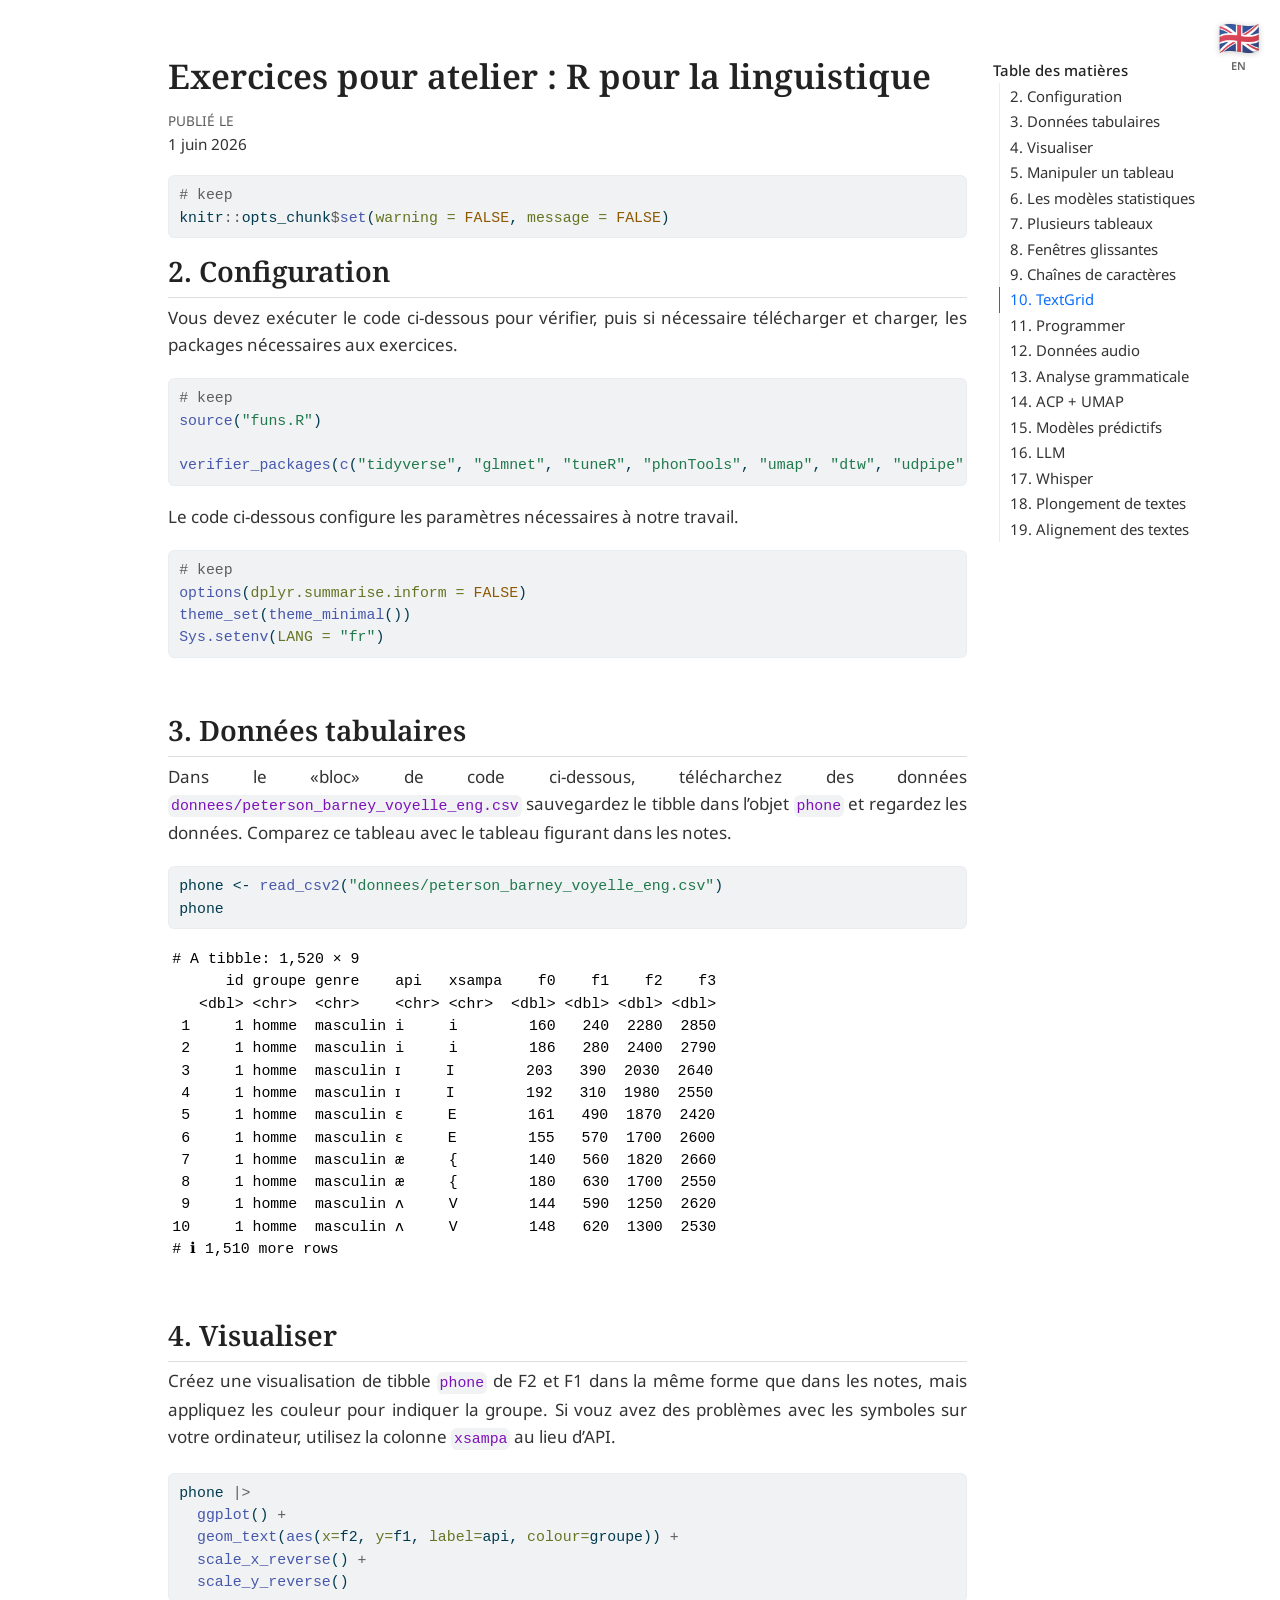
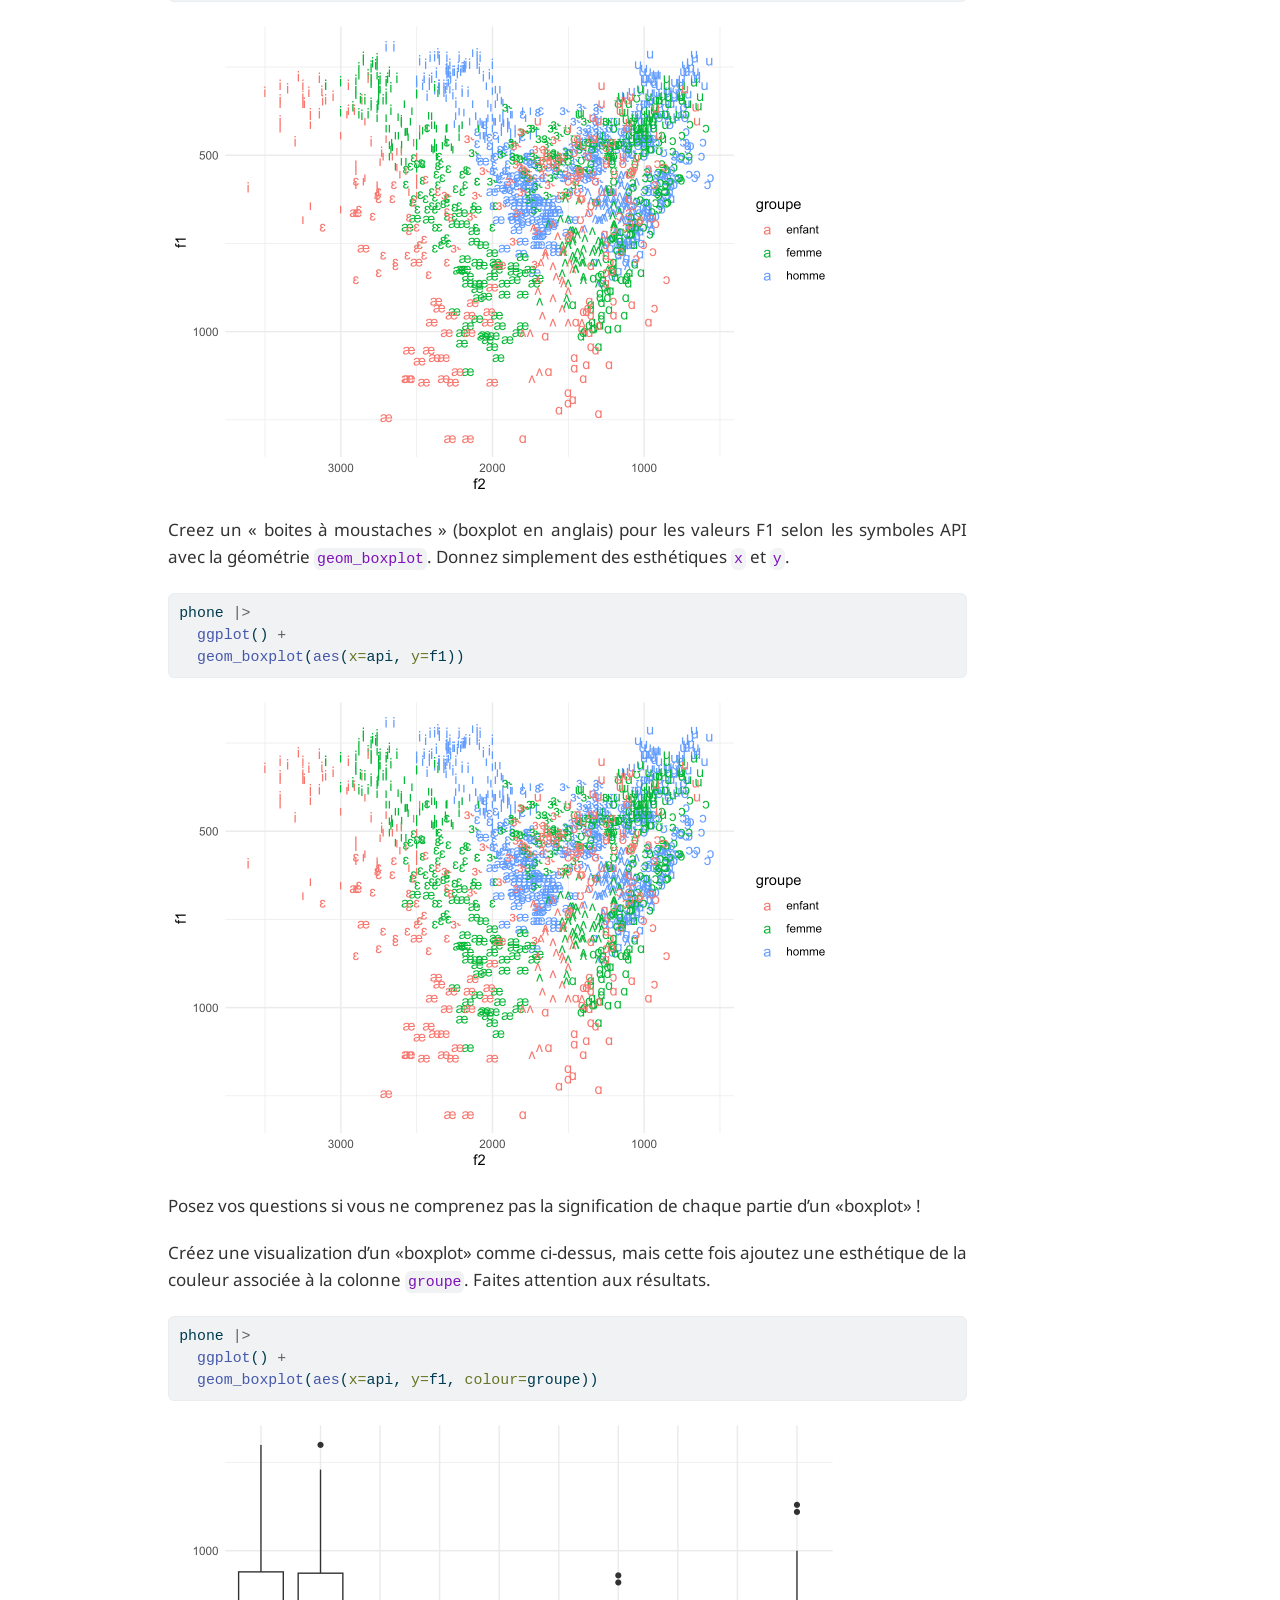
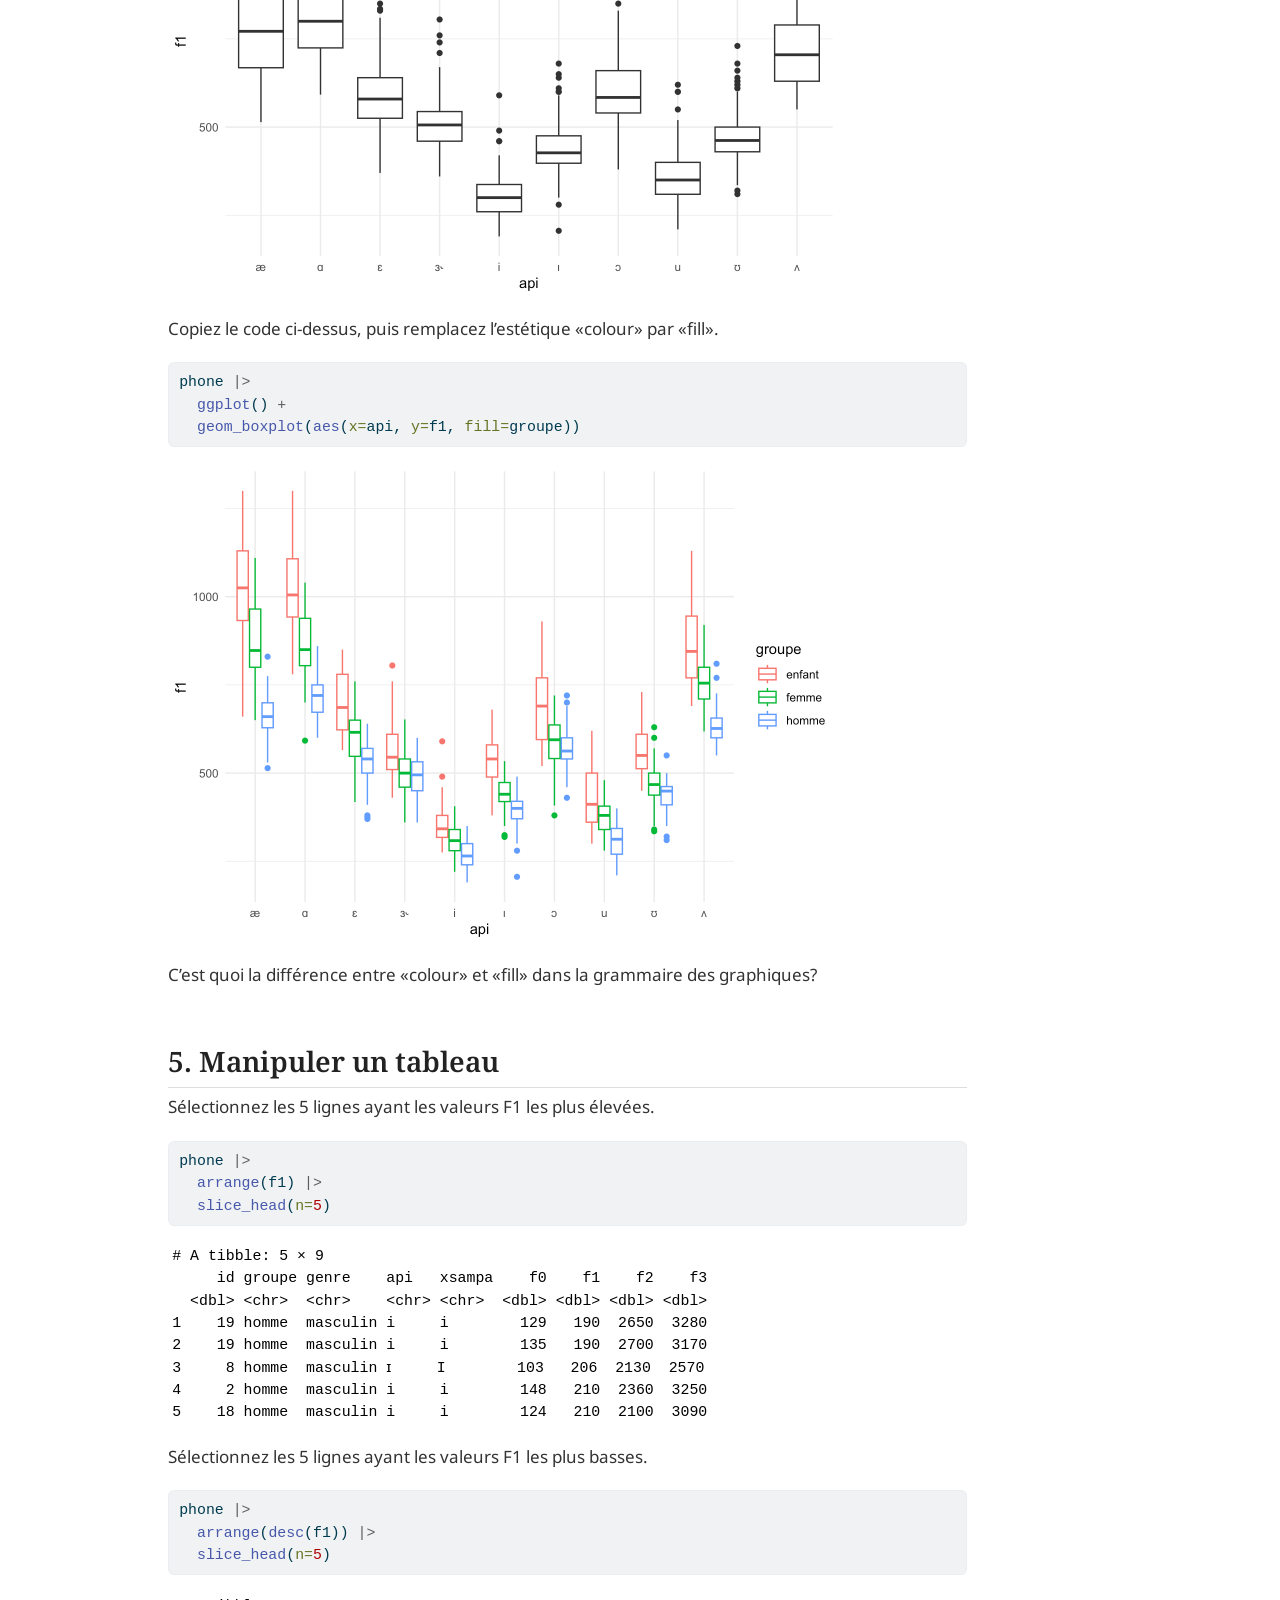
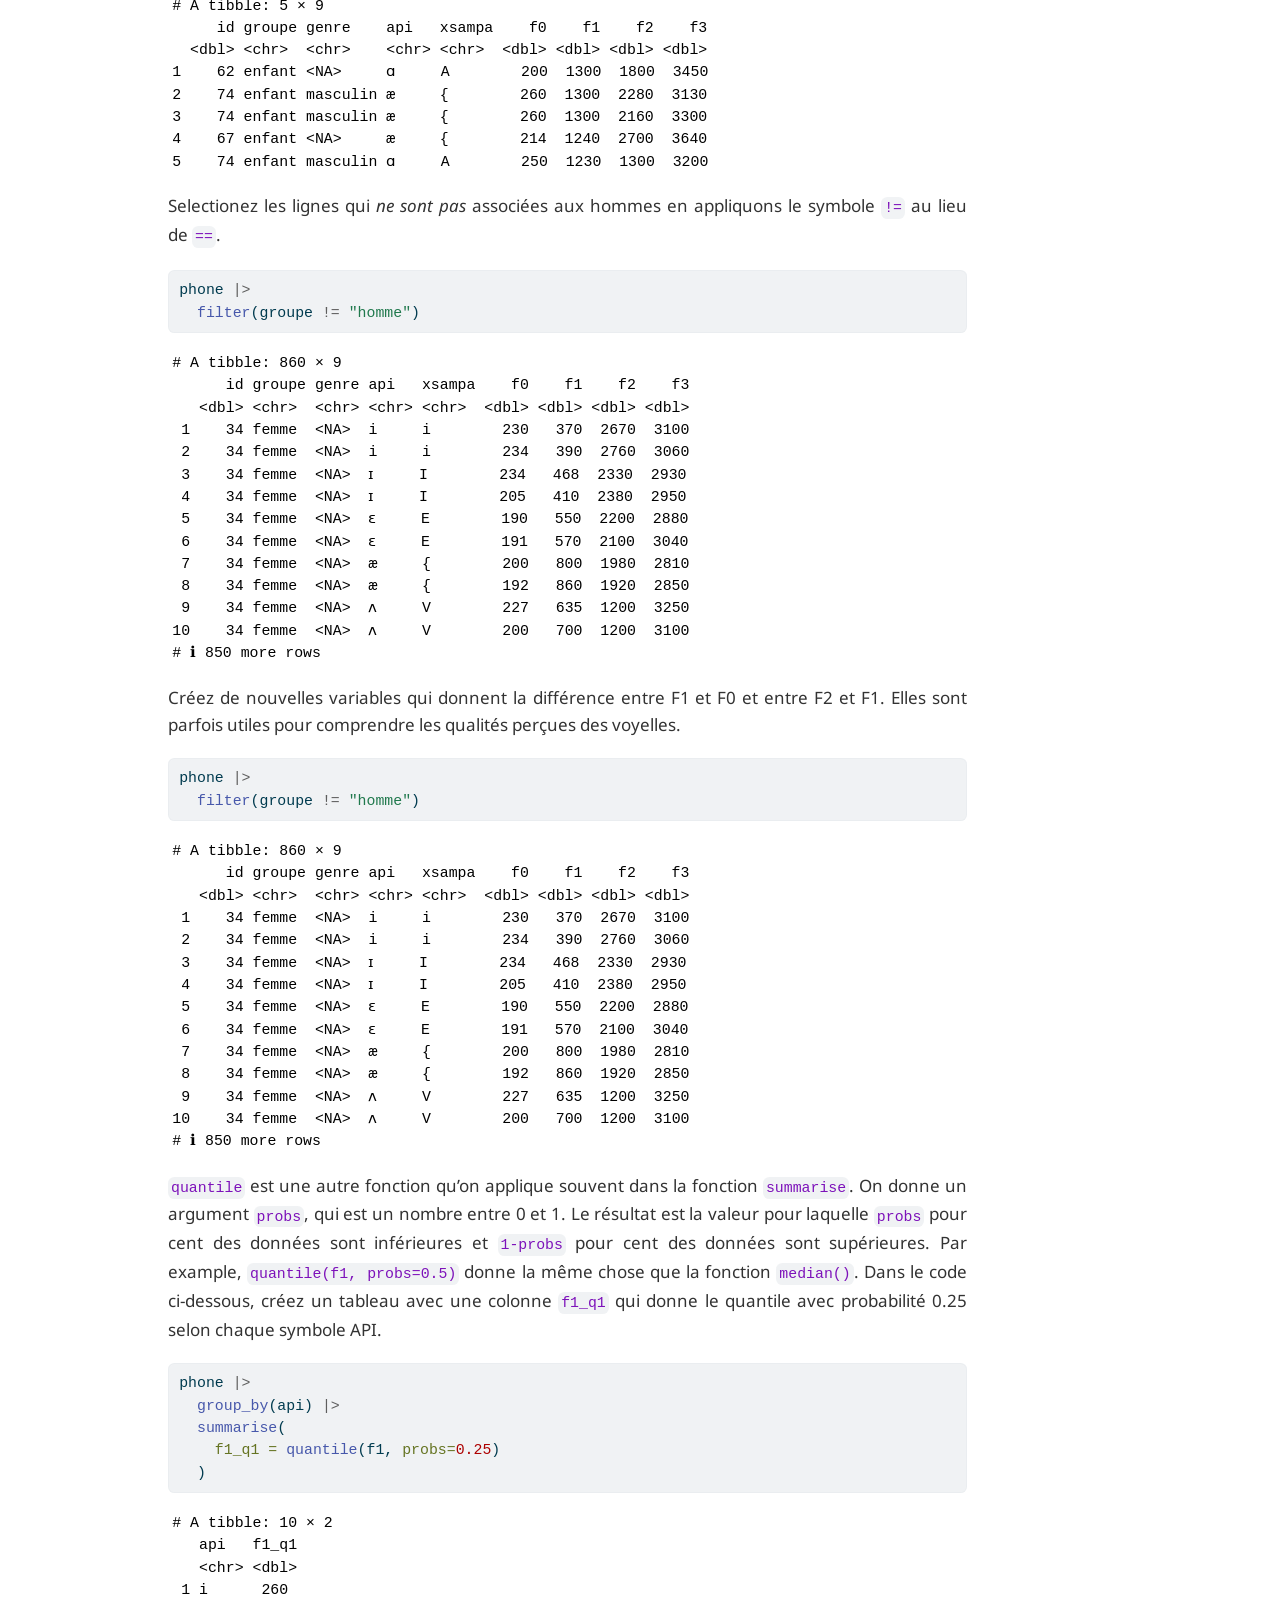
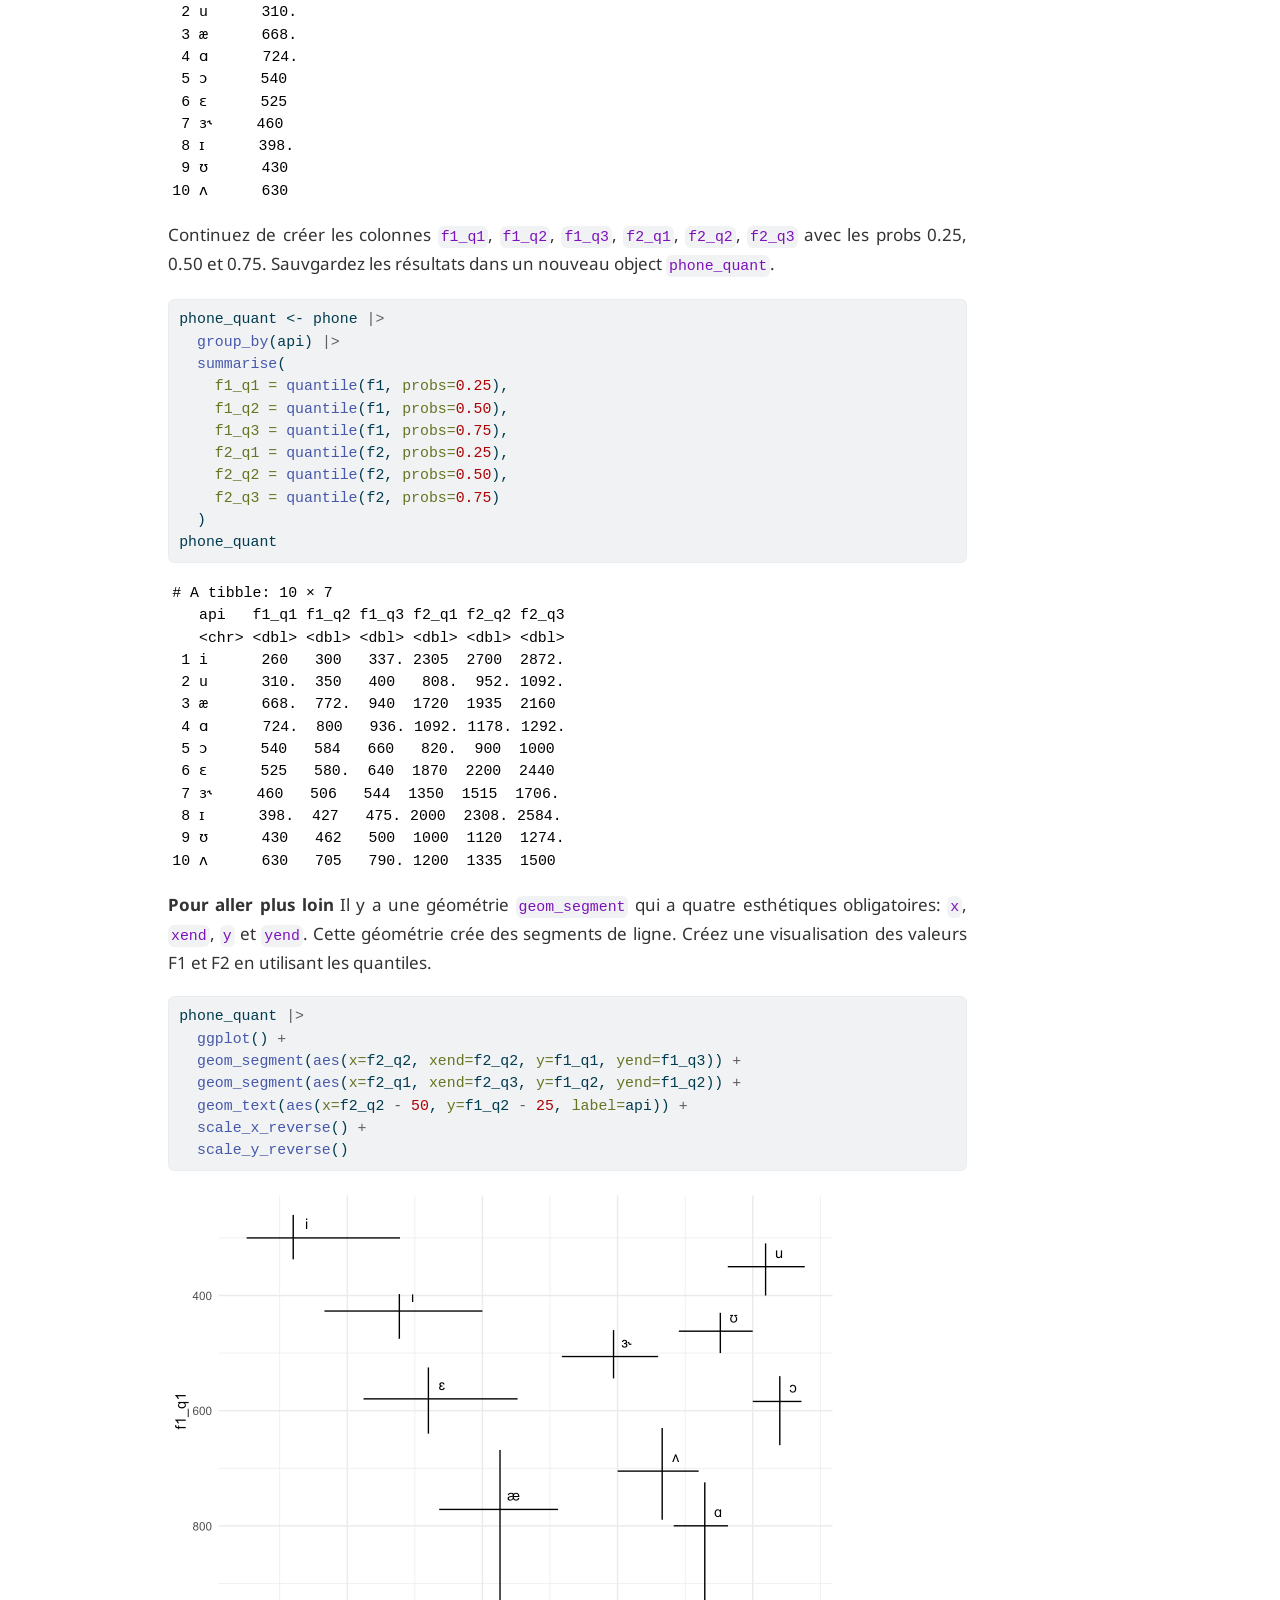
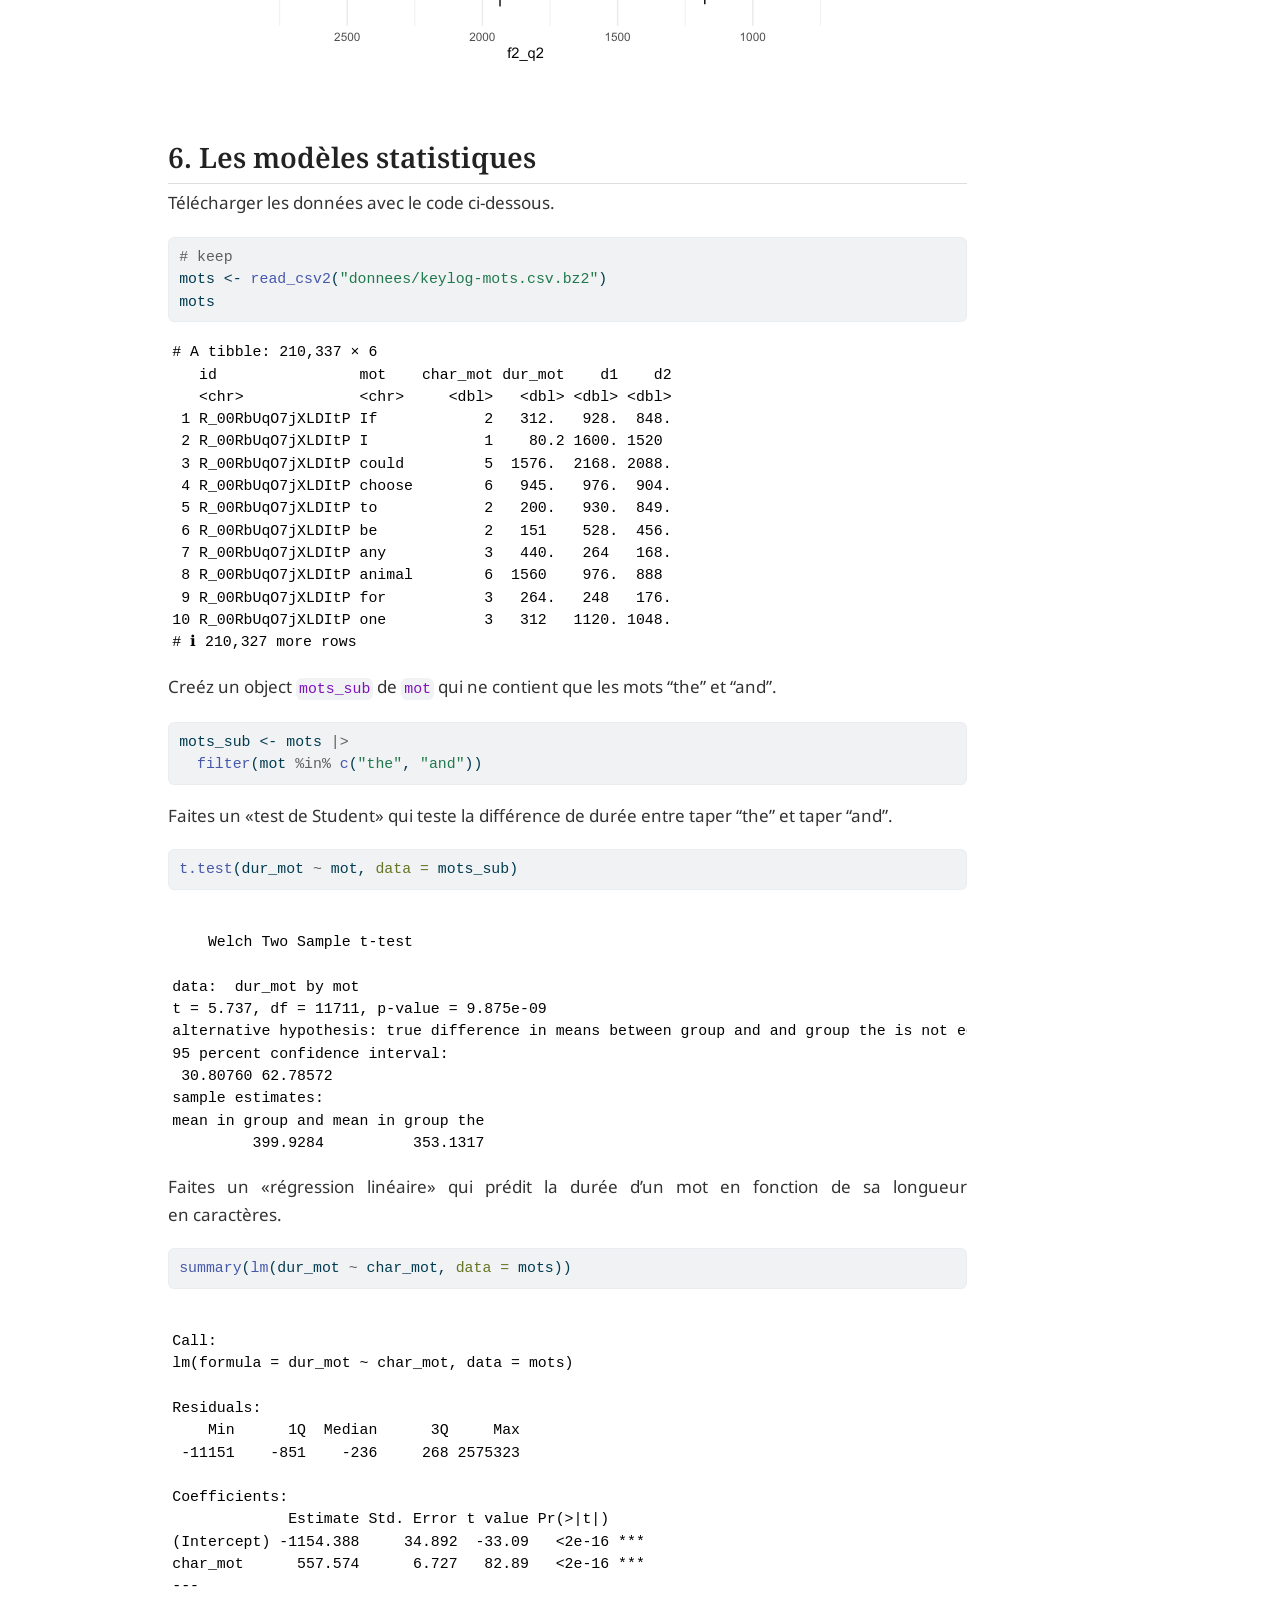
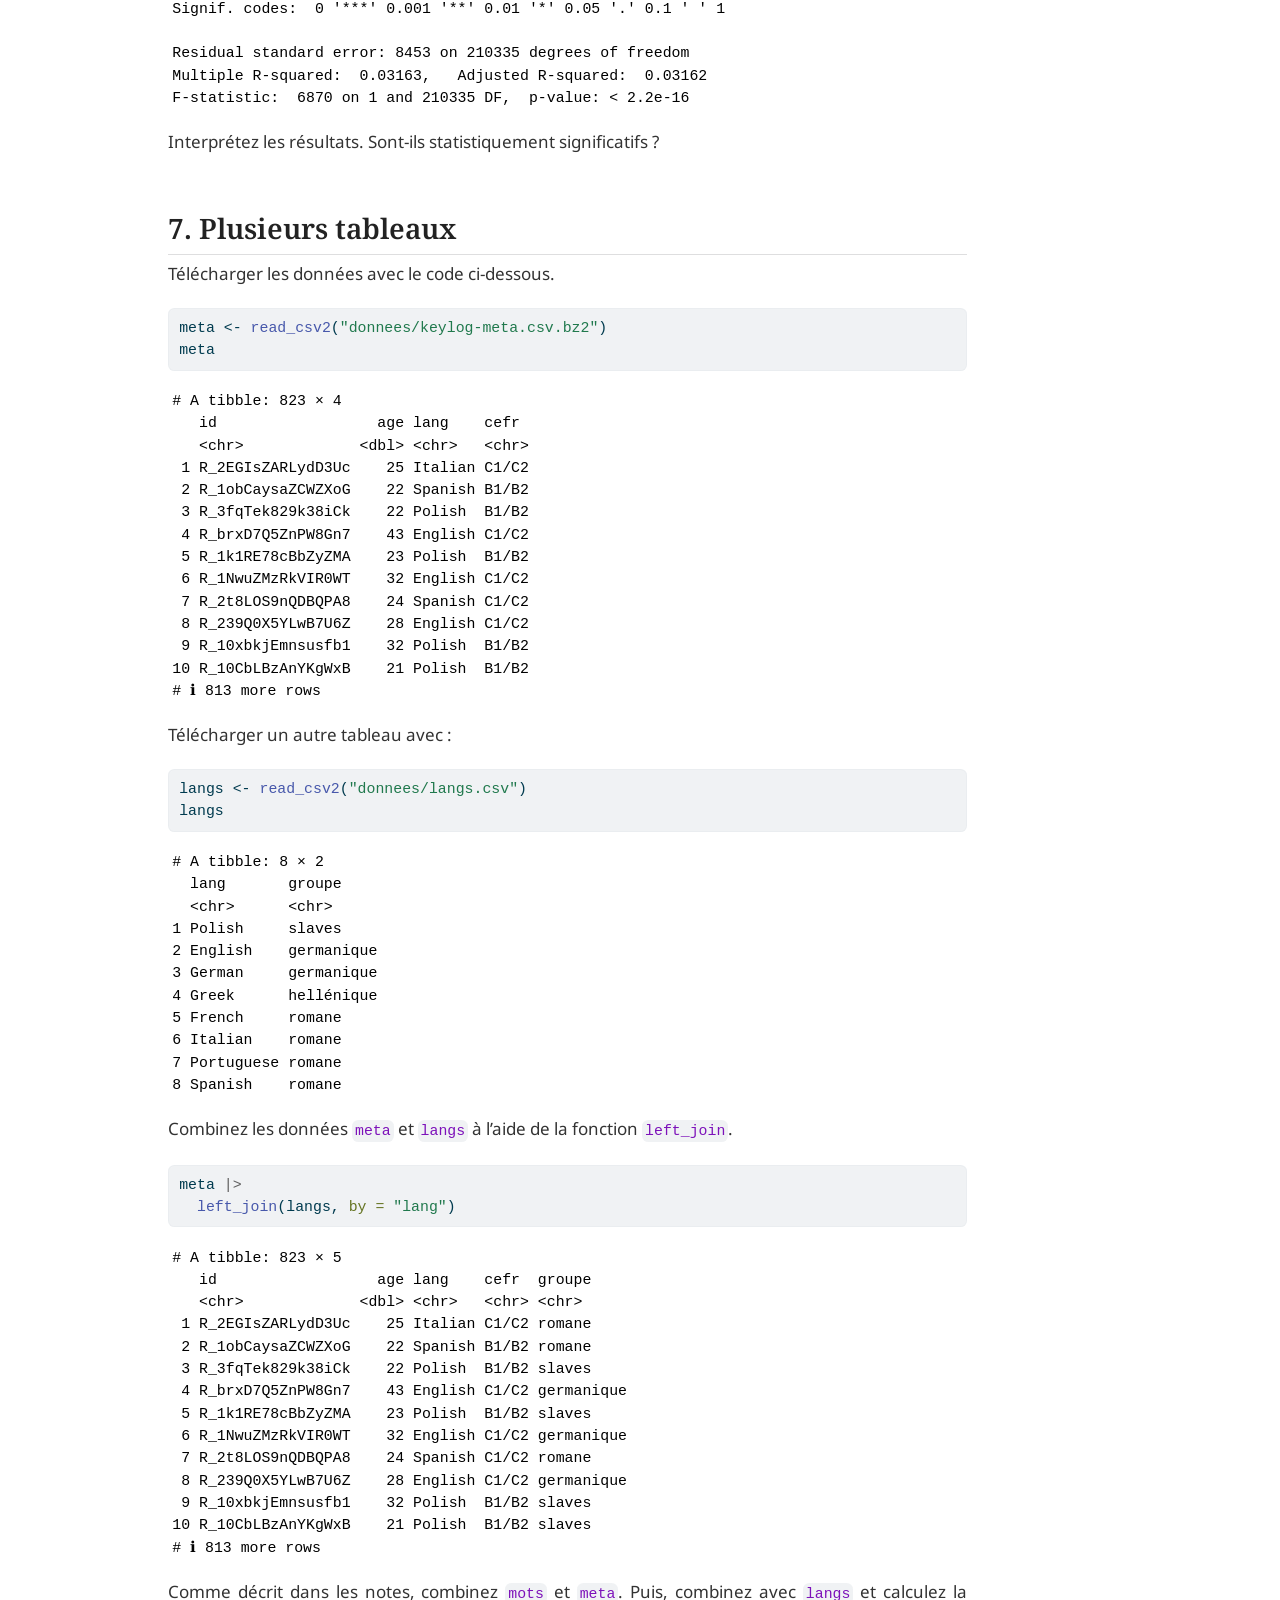
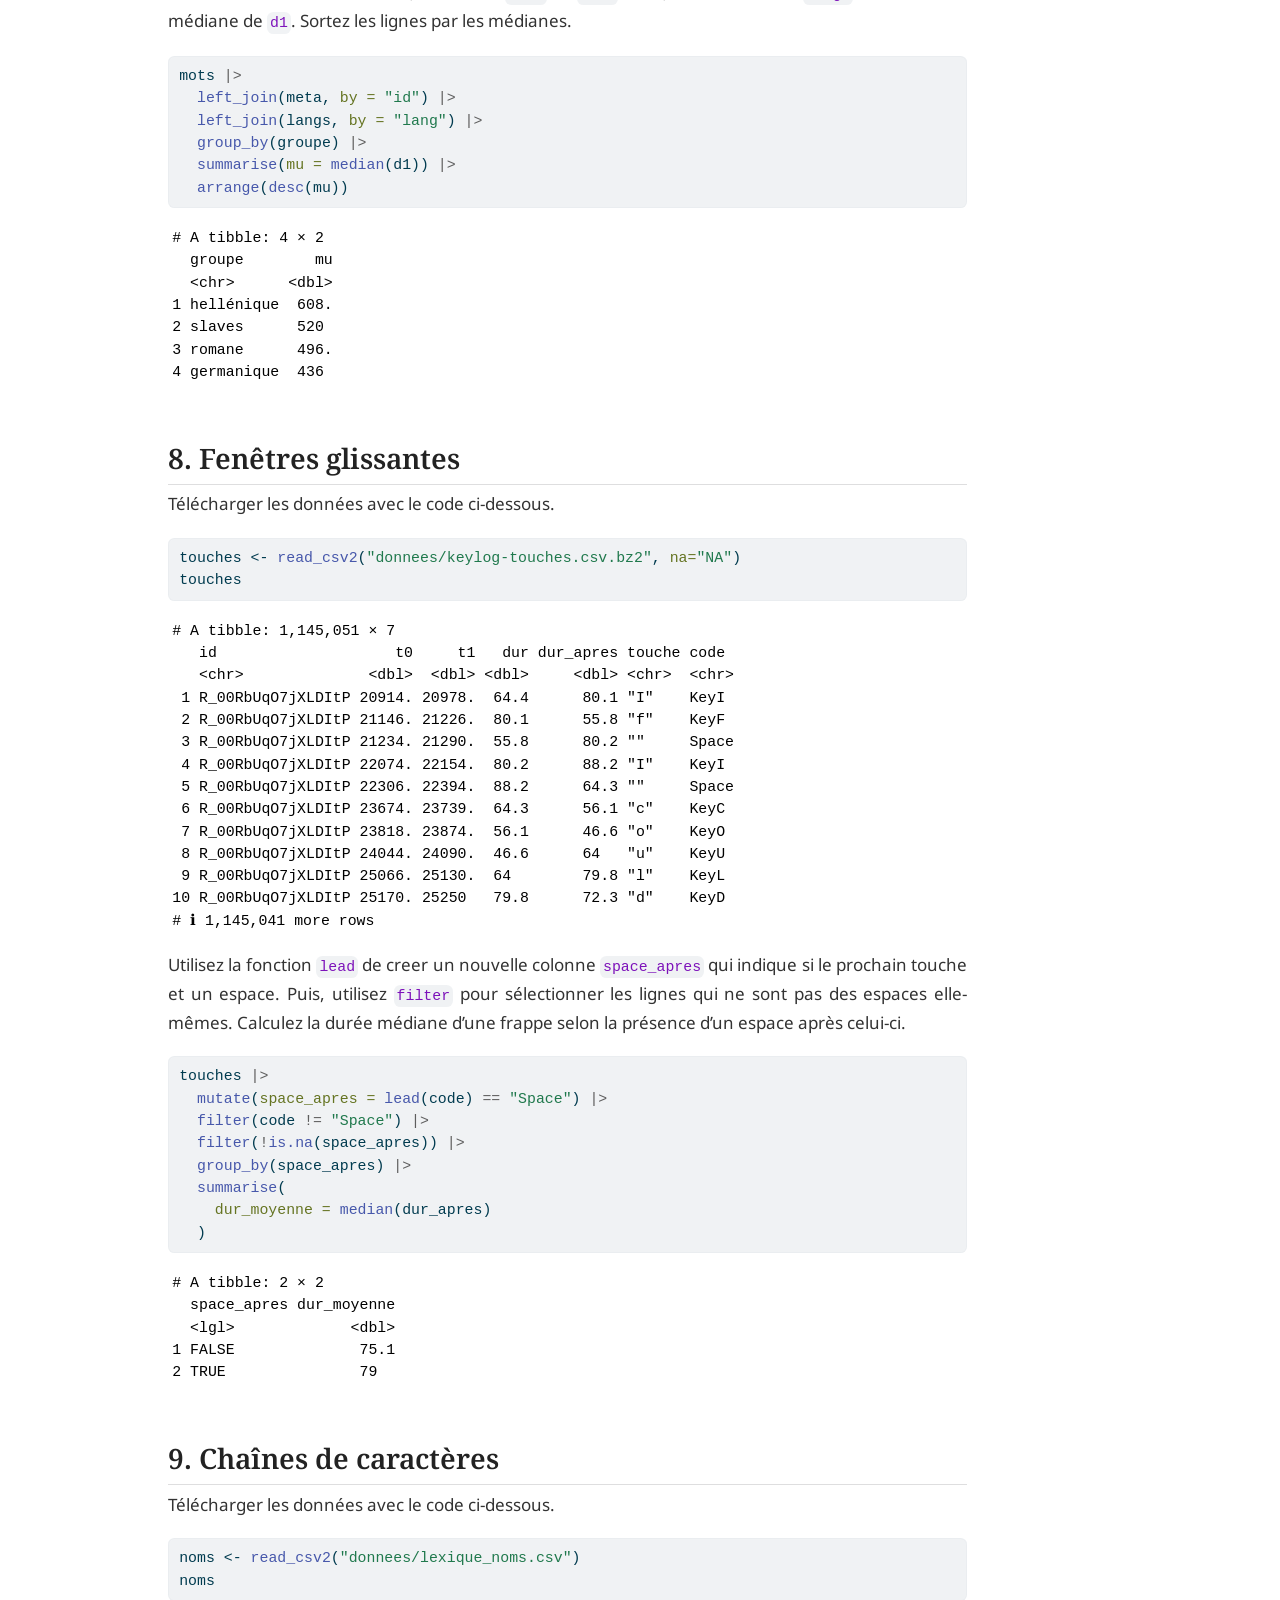
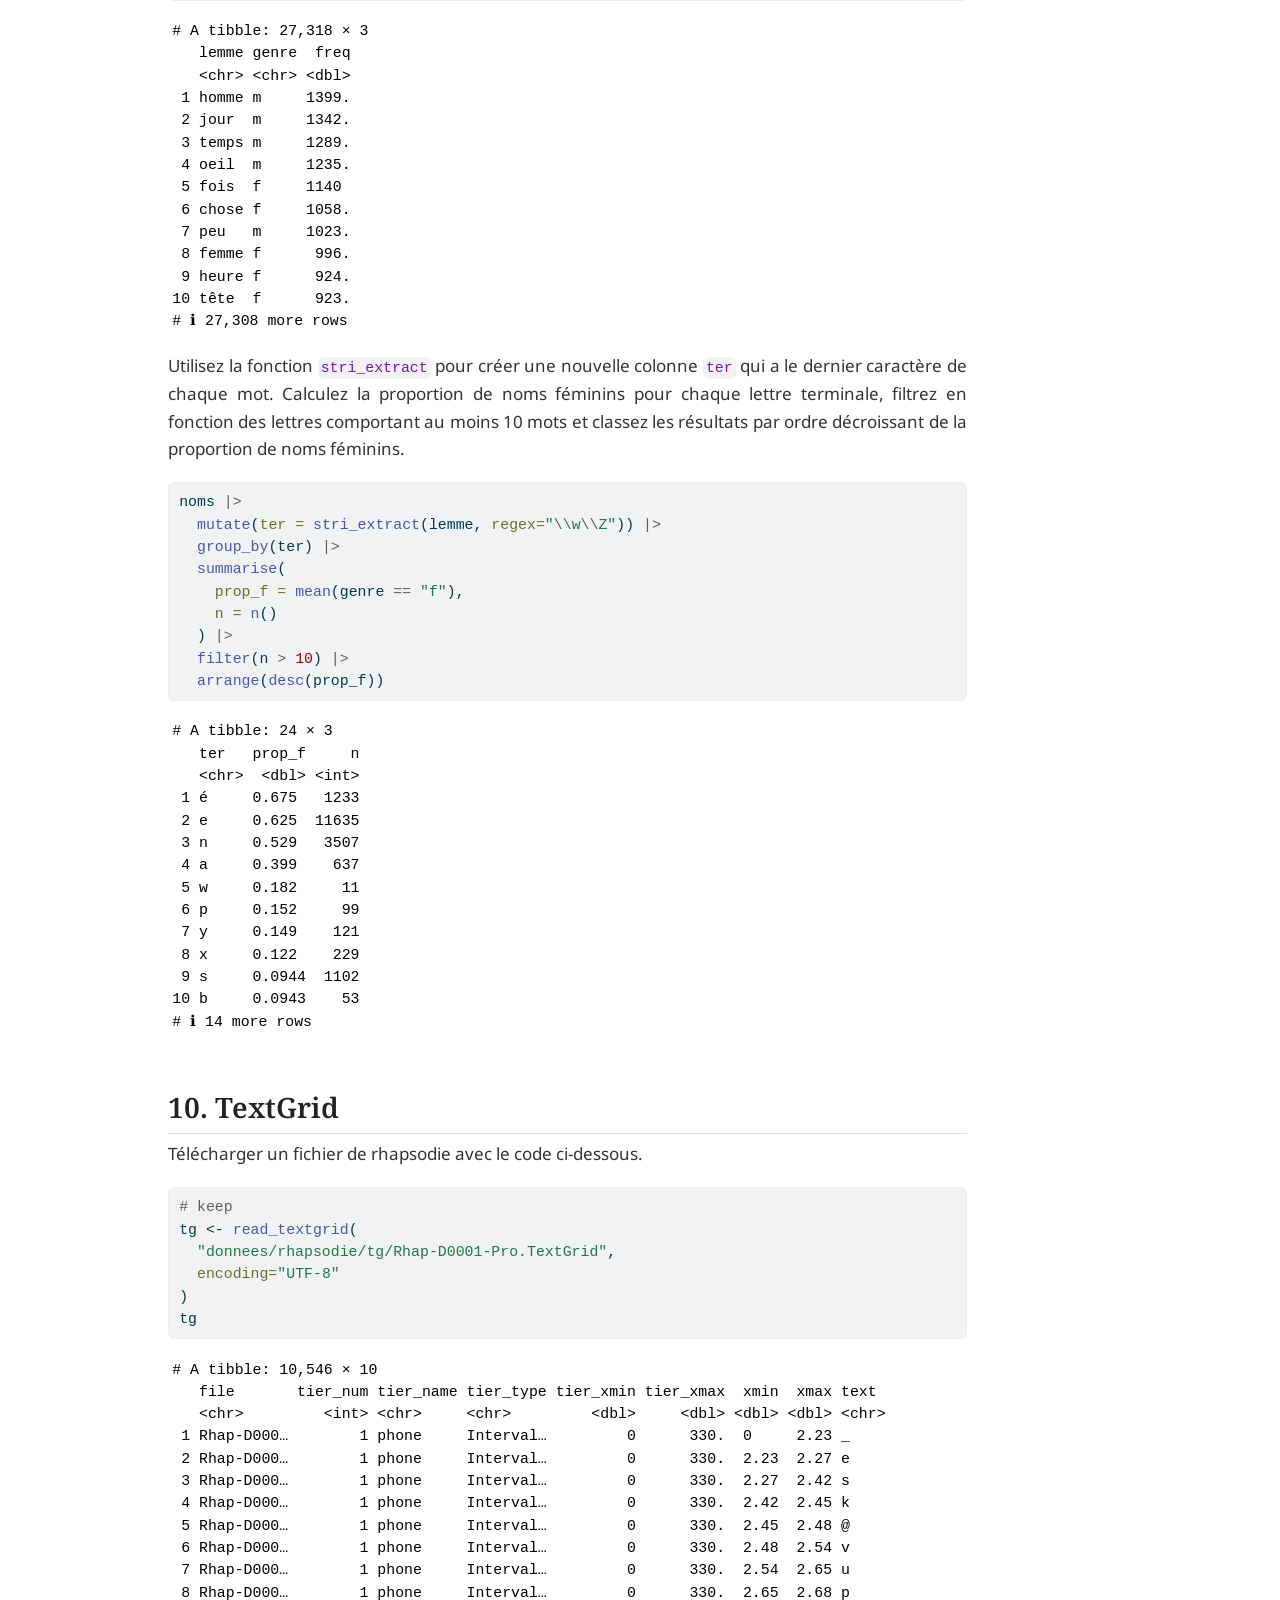
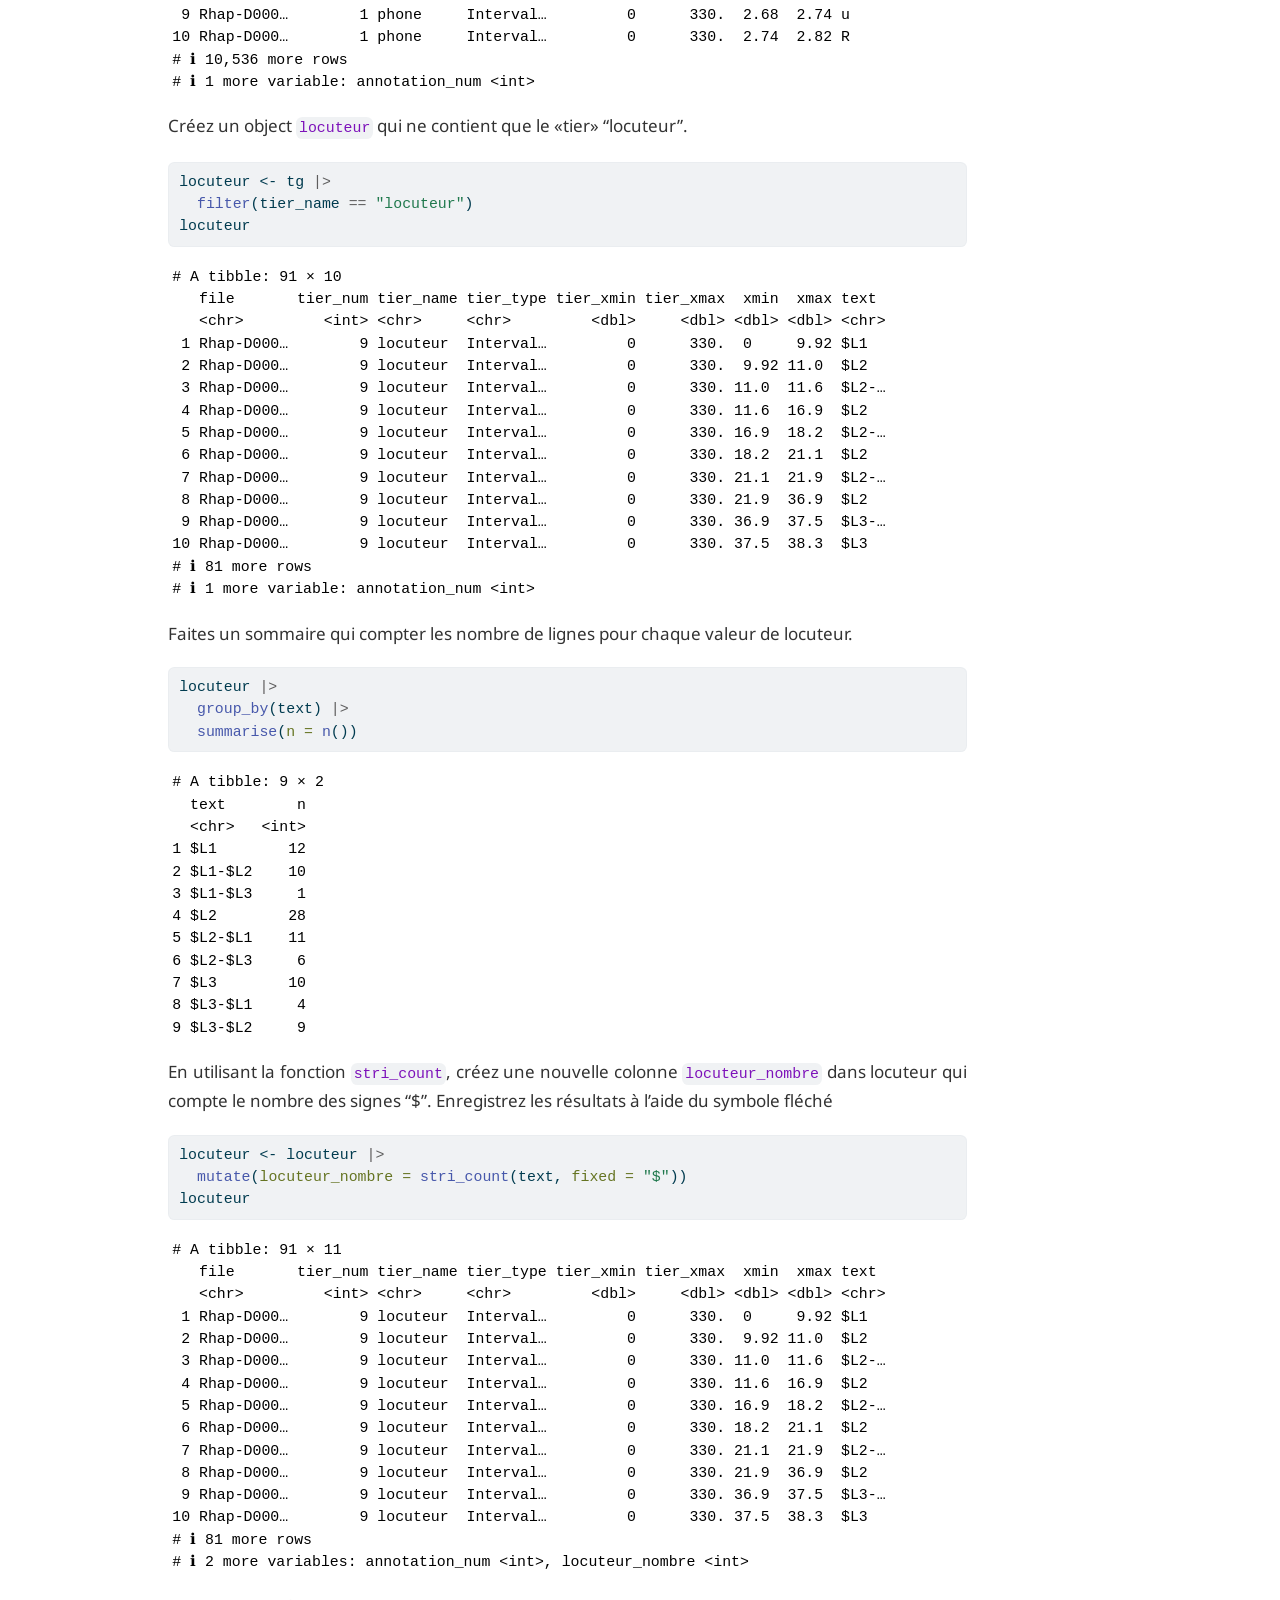
<file: 2026_grenoble/atelier_exercices_solutions_fr.html>
<!DOCTYPE html>
<html xmlns="http://www.w3.org/1999/xhtml" lang="fr" xml:lang="fr"><head>

<meta charset="utf-8">
<meta name="generator" content="quarto-1.9.36">

<meta name="viewport" content="width=device-width, initial-scale=1.0, user-scalable=yes">


<title>Exercices pour atelier : R pour la linguistique</title>
<style>
/* Default styles provided by pandoc.
** See https://pandoc.org/MANUAL.html#variables-for-html for config info.
*/
code{white-space: pre-wrap;}
span.smallcaps{font-variant: small-caps;}
div.columns{display: flex; gap: min(4vw, 1.5em);}
div.column{flex: auto; overflow-x: auto;}
div.hanging-indent{margin-left: 1.5em; text-indent: -1.5em;}
ul.task-list{list-style: none;}
ul.task-list li input[type="checkbox"] {
  width: 0.8em;
  margin: 0 0.8em 0.2em -1em; /* quarto-specific, see https://github.com/quarto-dev/quarto-cli/issues/4556 */ 
  vertical-align: middle;
}
/* CSS for syntax highlighting */
html { -webkit-text-size-adjust: 100%; }
pre > code.sourceCode { white-space: pre; position: relative; }
pre > code.sourceCode > span { display: inline-block; line-height: 1.25; }
pre > code.sourceCode > span:empty { height: 1.2em; }
.sourceCode { overflow: visible; }
code.sourceCode > span { color: inherit; text-decoration: inherit; }
div.sourceCode { margin: 1em 0; }
pre.sourceCode { margin: 0; }
@media screen {
div.sourceCode { overflow: auto; }
}
@media print {
pre > code.sourceCode { white-space: pre-wrap; }
pre > code.sourceCode > span { text-indent: -5em; padding-left: 5em; }
}
pre.numberSource code
  { counter-reset: source-line 0; }
pre.numberSource code > span
  { position: relative; left: -4em; counter-increment: source-line; }
pre.numberSource code > span > a:first-child::before
  { content: counter(source-line);
    position: relative; left: -1em; text-align: right; vertical-align: baseline;
    border: none; display: inline-block;
    -webkit-touch-callout: none; -webkit-user-select: none;
    -khtml-user-select: none; -moz-user-select: none;
    -ms-user-select: none; user-select: none;
    padding: 0 4px; width: 4em;
  }
pre.numberSource { margin-left: 3em;  padding-left: 4px; }
div.sourceCode
  {   }
@media screen {
pre > code.sourceCode > span > a:first-child::before { text-decoration: underline; }
}
</style>


<script src="atelier_exercices_solutions_fr_files/libs/clipboard/clipboard.min.js"></script>
<script src="atelier_exercices_solutions_fr_files/libs/quarto-html/quarto.js" type="module"></script>
<script src="atelier_exercices_solutions_fr_files/libs/quarto-html/tabsets/tabsets.js" type="module"></script>
<script src="atelier_exercices_solutions_fr_files/libs/quarto-html/popper.min.js"></script>
<script src="atelier_exercices_solutions_fr_files/libs/quarto-html/tippy.umd.min.js"></script>
<script src="atelier_exercices_solutions_fr_files/libs/quarto-html/anchor.min.js"></script>
<link href="atelier_exercices_solutions_fr_files/libs/quarto-html/tippy.css" rel="stylesheet">
<link href="atelier_exercices_solutions_fr_files/libs/quarto-html/quarto-syntax-highlighting-845c23b38eaddc0f92fda52bfe77a8c8.css" rel="stylesheet" id="quarto-text-highlighting-styles">
<script src="atelier_exercices_solutions_fr_files/libs/bootstrap/bootstrap.min.js"></script>
<link href="atelier_exercices_solutions_fr_files/libs/bootstrap/bootstrap-icons.css" rel="stylesheet">
<link href="atelier_exercices_solutions_fr_files/libs/bootstrap/bootstrap-138a6193a3bd40baf1e627da441a4734.min.css" rel="stylesheet" append-hash="true" id="quarto-bootstrap" data-mode="light">
  <link rel="stylesheet" href="css/reset.css">
  <link rel="stylesheet" href="css/fonts.css">
  <link rel="stylesheet" href="css/site.css">

  <link rel="icon" type="image/x-icon" href="img/favicon.ico">


</head>

<body class="quarto-light">

<div id="quarto-content" class="page-columns page-rows-contents page-layout-article">
<div id="quarto-margin-sidebar" class="sidebar margin-sidebar">
  <nav id="TOC" role="doc-toc" class="toc-active">
    <h2 id="toc-title">Table des matières</h2>
   
  <ul>
  <li><a href="#configuration" id="toc-configuration" class="nav-link active" data-scroll-target="#configuration">2. Configuration</a></li>
  <li><a href="#données-tabulaires" id="toc-données-tabulaires" class="nav-link" data-scroll-target="#données-tabulaires">3. Données tabulaires</a></li>
  <li><a href="#visualiser" id="toc-visualiser" class="nav-link" data-scroll-target="#visualiser">4. Visualiser</a></li>
  <li><a href="#manipuler-un-tableau" id="toc-manipuler-un-tableau" class="nav-link" data-scroll-target="#manipuler-un-tableau">5. Manipuler un tableau</a></li>
  <li><a href="#les-modèles-statistiques" id="toc-les-modèles-statistiques" class="nav-link" data-scroll-target="#les-modèles-statistiques">6. Les modèles statistiques</a></li>
  <li><a href="#plusieurs-tableaux" id="toc-plusieurs-tableaux" class="nav-link" data-scroll-target="#plusieurs-tableaux">7. Plusieurs tableaux</a></li>
  <li><a href="#fenêtres-glissantes" id="toc-fenêtres-glissantes" class="nav-link" data-scroll-target="#fenêtres-glissantes">8. Fenêtres glissantes</a></li>
  <li><a href="#chaînes-de-caractères" id="toc-chaînes-de-caractères" class="nav-link" data-scroll-target="#chaînes-de-caractères">9. Chaînes de caractères</a></li>
  <li><a href="#textgrid" id="toc-textgrid" class="nav-link" data-scroll-target="#textgrid">10. TextGrid</a></li>
  <li><a href="#programmer" id="toc-programmer" class="nav-link" data-scroll-target="#programmer">11. Programmer</a></li>
  <li><a href="#données-audio" id="toc-données-audio" class="nav-link" data-scroll-target="#données-audio">12. Données audio</a></li>
  <li><a href="#analyse-grammaticale" id="toc-analyse-grammaticale" class="nav-link" data-scroll-target="#analyse-grammaticale">13. Analyse grammaticale</a></li>
  <li><a href="#acp-umap" id="toc-acp-umap" class="nav-link" data-scroll-target="#acp-umap">14. ACP + UMAP</a></li>
  <li><a href="#modèles-prédictifs" id="toc-modèles-prédictifs" class="nav-link" data-scroll-target="#modèles-prédictifs">15. Modèles prédictifs</a></li>
  <li><a href="#llm" id="toc-llm" class="nav-link" data-scroll-target="#llm">16. LLM</a></li>
  <li><a href="#whisper" id="toc-whisper" class="nav-link" data-scroll-target="#whisper">17. Whisper</a></li>
  <li><a href="#plongement-de-textes" id="toc-plongement-de-textes" class="nav-link" data-scroll-target="#plongement-de-textes">18. Plongement de textes</a></li>
  <li><a href="#alignement-des-textes" id="toc-alignement-des-textes" class="nav-link" data-scroll-target="#alignement-des-textes">19. Alignement des textes</a></li>
  </ul>
</nav>
</div>
<main class="content" id="quarto-document-content">


<header id="title-block-header" class="quarto-title-block default">
<div class="quarto-title">
<h1 class="title">Exercices pour atelier : R pour la linguistique</h1>
</div>



<div class="quarto-title-meta">

    
    <div>
    <div class="quarto-title-meta-heading">Publié le</div>
    <div class="quarto-title-meta-contents">
      <p class="date">1 juin 2026</p>
    </div>
  </div>
  
    
  </div>
  


</header>


<div class="lang-switcher">
  <a href="atelier_exercices_en.html" title="English version">🇬🇧</a>
  <span class="lang-label">EN</span>
</div>
<div class="cell">
<div class="code-copy-outer-scaffold"><div class="sourceCode cell-code" id="cb1"><pre class="sourceCode r code-with-copy"><code class="sourceCode r"><span id="cb1-1"><a href="#cb1-1" aria-hidden="true" tabindex="-1"></a><span class="co"># keep</span></span>
<span id="cb1-2"><a href="#cb1-2" aria-hidden="true" tabindex="-1"></a>knitr<span class="sc">::</span>opts_chunk<span class="sc">$</span><span class="fu">set</span>(<span class="at">warning =</span> <span class="cn">FALSE</span>, <span class="at">message =</span> <span class="cn">FALSE</span>)</span></code></pre></div><button title="Copier vers le presse-papier" class="code-copy-button"><i class="bi"></i></button></div>
</div>
<section id="configuration" class="level2">
<h2 class="anchored" data-anchor-id="configuration">2. Configuration</h2>
<p>Vous devez exécuter le code ci-dessous pour vérifier, puis si nécessaire télécharger et charger, les packages nécessaires aux exercices.</p>
<div class="cell">
<div class="code-copy-outer-scaffold"><div class="sourceCode cell-code" id="cb2"><pre class="sourceCode r code-with-copy"><code class="sourceCode r"><span id="cb2-1"><a href="#cb2-1" aria-hidden="true" tabindex="-1"></a><span class="co"># keep</span></span>
<span id="cb2-2"><a href="#cb2-2" aria-hidden="true" tabindex="-1"></a><span class="fu">source</span>(<span class="st">"funs.R"</span>)</span>
<span id="cb2-3"><a href="#cb2-3" aria-hidden="true" tabindex="-1"></a></span>
<span id="cb2-4"><a href="#cb2-4" aria-hidden="true" tabindex="-1"></a><span class="fu">verifier_packages</span>(<span class="fu">c</span>(<span class="st">"tidyverse"</span>, <span class="st">"glmnet"</span>, <span class="st">"tuneR"</span>, <span class="st">"phonTools"</span>, <span class="st">"umap"</span>, <span class="st">"dtw"</span>, <span class="st">"udpipe"</span>, <span class="st">"readtextgrid"</span>, <span class="st">"stringi"</span>))</span></code></pre></div><button title="Copier vers le presse-papier" class="code-copy-button"><i class="bi"></i></button></div>
</div>
<p>Le code ci-dessous configure les paramètres nécessaires à notre travail.</p>
<div class="cell">
<div class="code-copy-outer-scaffold"><div class="sourceCode cell-code" id="cb3"><pre class="sourceCode r code-with-copy"><code class="sourceCode r"><span id="cb3-1"><a href="#cb3-1" aria-hidden="true" tabindex="-1"></a><span class="co"># keep</span></span>
<span id="cb3-2"><a href="#cb3-2" aria-hidden="true" tabindex="-1"></a><span class="fu">options</span>(<span class="at">dplyr.summarise.inform =</span> <span class="cn">FALSE</span>)</span>
<span id="cb3-3"><a href="#cb3-3" aria-hidden="true" tabindex="-1"></a><span class="fu">theme_set</span>(<span class="fu">theme_minimal</span>())</span>
<span id="cb3-4"><a href="#cb3-4" aria-hidden="true" tabindex="-1"></a><span class="fu">Sys.setenv</span>(<span class="at">LANG =</span> <span class="st">"fr"</span>)</span></code></pre></div><button title="Copier vers le presse-papier" class="code-copy-button"><i class="bi"></i></button></div>
</div>
</section>
<section id="données-tabulaires" class="level2">
<h2 class="anchored" data-anchor-id="données-tabulaires">3. Données tabulaires</h2>
<p>Dans le «bloc» de code ci-dessous, télécharchez des données <code>donnees/peterson_barney_voyelle_eng.csv</code> sauvegardez le tibble dans l’objet <code>phone</code> et regardez les données. Comparez ce tableau avec le tableau figurant dans les notes.</p>
<div class="cell">
<div class="code-copy-outer-scaffold"><div class="sourceCode cell-code" id="cb4"><pre class="sourceCode r code-with-copy"><code class="sourceCode r"><span id="cb4-1"><a href="#cb4-1" aria-hidden="true" tabindex="-1"></a>phone <span class="ot">&lt;-</span> <span class="fu">read_csv2</span>(<span class="st">"donnees/peterson_barney_voyelle_eng.csv"</span>)</span>
<span id="cb4-2"><a href="#cb4-2" aria-hidden="true" tabindex="-1"></a>phone</span></code></pre></div><button title="Copier vers le presse-papier" class="code-copy-button"><i class="bi"></i></button></div>
<div class="cell-output cell-output-stdout">
<pre><code># A tibble: 1,520 × 9
      id groupe genre    api   xsampa    f0    f1    f2    f3
   &lt;dbl&gt; &lt;chr&gt;  &lt;chr&gt;    &lt;chr&gt; &lt;chr&gt;  &lt;dbl&gt; &lt;dbl&gt; &lt;dbl&gt; &lt;dbl&gt;
 1     1 homme  masculin i     i        160   240  2280  2850
 2     1 homme  masculin i     i        186   280  2400  2790
 3     1 homme  masculin ɪ     I        203   390  2030  2640
 4     1 homme  masculin ɪ     I        192   310  1980  2550
 5     1 homme  masculin ɛ     E        161   490  1870  2420
 6     1 homme  masculin ɛ     E        155   570  1700  2600
 7     1 homme  masculin æ     {        140   560  1820  2660
 8     1 homme  masculin æ     {        180   630  1700  2550
 9     1 homme  masculin ʌ     V        144   590  1250  2620
10     1 homme  masculin ʌ     V        148   620  1300  2530
# ℹ 1,510 more rows</code></pre>
</div>
</div>
</section>
<section id="visualiser" class="level2">
<h2 class="anchored" data-anchor-id="visualiser">4. Visualiser</h2>
<p>Créez une visualisation de tibble <code>phone</code> de F2 et F1 dans la même forme que dans les notes, mais appliquez les couleur pour indiquer la groupe. Si vouz avez des problèmes avec les symboles sur votre ordinateur, utilisez la colonne <code>xsampa</code> au lieu d’API.</p>
<div class="cell">
<div class="code-copy-outer-scaffold"><div class="sourceCode cell-code" id="cb6"><pre class="sourceCode r code-with-copy"><code class="sourceCode r"><span id="cb6-1"><a href="#cb6-1" aria-hidden="true" tabindex="-1"></a>phone <span class="sc">|&gt;</span></span>
<span id="cb6-2"><a href="#cb6-2" aria-hidden="true" tabindex="-1"></a>  <span class="fu">ggplot</span>() <span class="sc">+</span></span>
<span id="cb6-3"><a href="#cb6-3" aria-hidden="true" tabindex="-1"></a>  <span class="fu">geom_text</span>(<span class="fu">aes</span>(<span class="at">x=</span>f2, <span class="at">y=</span>f1, <span class="at">label=</span>api, <span class="at">colour=</span>groupe)) <span class="sc">+</span></span>
<span id="cb6-4"><a href="#cb6-4" aria-hidden="true" tabindex="-1"></a>  <span class="fu">scale_x_reverse</span>() <span class="sc">+</span></span>
<span id="cb6-5"><a href="#cb6-5" aria-hidden="true" tabindex="-1"></a>  <span class="fu">scale_y_reverse</span>()</span></code></pre></div><button title="Copier vers le presse-papier" class="code-copy-button"><i class="bi"></i></button></div>
<div class="cell-output-display">
<div>
<figure class="figure">
<p><img src="atelier_exercices_solutions_fr_files/figure-html/unnamed-chunk-5-1.png" class="img-fluid figure-img" width="672"></p>
</figure>
</div>
</div>
</div>
<p>Creez un « boites à moustaches » (boxplot en anglais) pour les valeurs F1 selon les symboles API avec la géométrie <code>geom_boxplot</code>. Donnez simplement des esthétiques <code>x</code> et <code>y</code>.</p>
<div class="cell">
<div class="code-copy-outer-scaffold"><div class="sourceCode cell-code" id="cb7"><pre class="sourceCode r code-with-copy"><code class="sourceCode r"><span id="cb7-1"><a href="#cb7-1" aria-hidden="true" tabindex="-1"></a>phone <span class="sc">|&gt;</span></span>
<span id="cb7-2"><a href="#cb7-2" aria-hidden="true" tabindex="-1"></a>  <span class="fu">ggplot</span>() <span class="sc">+</span></span>
<span id="cb7-3"><a href="#cb7-3" aria-hidden="true" tabindex="-1"></a>  <span class="fu">geom_boxplot</span>(<span class="fu">aes</span>(<span class="at">x=</span>api, <span class="at">y=</span>f1))</span></code></pre></div><button title="Copier vers le presse-papier" class="code-copy-button"><i class="bi"></i></button></div>
<div class="cell-output-display">
<div>
<figure class="figure">
<p><img src="atelier_exercices_solutions_fr_files/figure-html/unnamed-chunk-6-1.png" class="img-fluid figure-img" width="672"></p>
</figure>
</div>
</div>
</div>
<p>Posez vos questions si vous ne comprenez pas la signification de chaque partie d’un «boxplot» !</p>
<p>Créez une visualization d’un «boxplot» comme ci-dessus, mais cette fois ajoutez une esthétique de la couleur associée à la colonne <code>groupe</code>. Faites attention aux résultats.</p>
<div class="cell">
<div class="code-copy-outer-scaffold"><div class="sourceCode cell-code" id="cb8"><pre class="sourceCode r code-with-copy"><code class="sourceCode r"><span id="cb8-1"><a href="#cb8-1" aria-hidden="true" tabindex="-1"></a>phone <span class="sc">|&gt;</span></span>
<span id="cb8-2"><a href="#cb8-2" aria-hidden="true" tabindex="-1"></a>  <span class="fu">ggplot</span>() <span class="sc">+</span></span>
<span id="cb8-3"><a href="#cb8-3" aria-hidden="true" tabindex="-1"></a>  <span class="fu">geom_boxplot</span>(<span class="fu">aes</span>(<span class="at">x=</span>api, <span class="at">y=</span>f1, <span class="at">colour=</span>groupe))</span></code></pre></div><button title="Copier vers le presse-papier" class="code-copy-button"><i class="bi"></i></button></div>
<div class="cell-output-display">
<div>
<figure class="figure">
<p><img src="atelier_exercices_solutions_fr_files/figure-html/unnamed-chunk-7-1.png" class="img-fluid figure-img" width="672"></p>
</figure>
</div>
</div>
</div>
<p>Copiez le code ci-dessus, puis remplacez l’estétique «colour» par «fill».</p>
<div class="cell">
<div class="code-copy-outer-scaffold"><div class="sourceCode cell-code" id="cb9"><pre class="sourceCode r code-with-copy"><code class="sourceCode r"><span id="cb9-1"><a href="#cb9-1" aria-hidden="true" tabindex="-1"></a>phone <span class="sc">|&gt;</span></span>
<span id="cb9-2"><a href="#cb9-2" aria-hidden="true" tabindex="-1"></a>  <span class="fu">ggplot</span>() <span class="sc">+</span></span>
<span id="cb9-3"><a href="#cb9-3" aria-hidden="true" tabindex="-1"></a>  <span class="fu">geom_boxplot</span>(<span class="fu">aes</span>(<span class="at">x=</span>api, <span class="at">y=</span>f1, <span class="at">fill=</span>groupe))</span></code></pre></div><button title="Copier vers le presse-papier" class="code-copy-button"><i class="bi"></i></button></div>
<div class="cell-output-display">
<div>
<figure class="figure">
<p><img src="atelier_exercices_solutions_fr_files/figure-html/unnamed-chunk-8-1.png" class="img-fluid figure-img" width="672"></p>
</figure>
</div>
</div>
</div>
<p>C’est quoi la différence entre «colour» et «fill» dans la grammaire des graphiques?</p>
</section>
<section id="manipuler-un-tableau" class="level2">
<h2 class="anchored" data-anchor-id="manipuler-un-tableau">5. Manipuler un tableau</h2>
<p>Sélectionnez les 5 lignes ayant les valeurs F1 les plus élevées.</p>
<div class="cell">
<div class="code-copy-outer-scaffold"><div class="sourceCode cell-code" id="cb10"><pre class="sourceCode r code-with-copy"><code class="sourceCode r"><span id="cb10-1"><a href="#cb10-1" aria-hidden="true" tabindex="-1"></a>phone <span class="sc">|&gt;</span></span>
<span id="cb10-2"><a href="#cb10-2" aria-hidden="true" tabindex="-1"></a>  <span class="fu">arrange</span>(f1) <span class="sc">|&gt;</span></span>
<span id="cb10-3"><a href="#cb10-3" aria-hidden="true" tabindex="-1"></a>  <span class="fu">slice_head</span>(<span class="at">n=</span><span class="dv">5</span>)</span></code></pre></div><button title="Copier vers le presse-papier" class="code-copy-button"><i class="bi"></i></button></div>
<div class="cell-output cell-output-stdout">
<pre><code># A tibble: 5 × 9
     id groupe genre    api   xsampa    f0    f1    f2    f3
  &lt;dbl&gt; &lt;chr&gt;  &lt;chr&gt;    &lt;chr&gt; &lt;chr&gt;  &lt;dbl&gt; &lt;dbl&gt; &lt;dbl&gt; &lt;dbl&gt;
1    19 homme  masculin i     i        129   190  2650  3280
2    19 homme  masculin i     i        135   190  2700  3170
3     8 homme  masculin ɪ     I        103   206  2130  2570
4     2 homme  masculin i     i        148   210  2360  3250
5    18 homme  masculin i     i        124   210  2100  3090</code></pre>
</div>
</div>
<p>Sélectionnez les 5 lignes ayant les valeurs F1 les plus basses.</p>
<div class="cell">
<div class="code-copy-outer-scaffold"><div class="sourceCode cell-code" id="cb12"><pre class="sourceCode r code-with-copy"><code class="sourceCode r"><span id="cb12-1"><a href="#cb12-1" aria-hidden="true" tabindex="-1"></a>phone <span class="sc">|&gt;</span></span>
<span id="cb12-2"><a href="#cb12-2" aria-hidden="true" tabindex="-1"></a>  <span class="fu">arrange</span>(<span class="fu">desc</span>(f1)) <span class="sc">|&gt;</span></span>
<span id="cb12-3"><a href="#cb12-3" aria-hidden="true" tabindex="-1"></a>  <span class="fu">slice_head</span>(<span class="at">n=</span><span class="dv">5</span>)</span></code></pre></div><button title="Copier vers le presse-papier" class="code-copy-button"><i class="bi"></i></button></div>
<div class="cell-output cell-output-stdout">
<pre><code># A tibble: 5 × 9
     id groupe genre    api   xsampa    f0    f1    f2    f3
  &lt;dbl&gt; &lt;chr&gt;  &lt;chr&gt;    &lt;chr&gt; &lt;chr&gt;  &lt;dbl&gt; &lt;dbl&gt; &lt;dbl&gt; &lt;dbl&gt;
1    62 enfant &lt;NA&gt;     ɑ     A        200  1300  1800  3450
2    74 enfant masculin æ     {        260  1300  2280  3130
3    74 enfant masculin æ     {        260  1300  2160  3300
4    67 enfant &lt;NA&gt;     æ     {        214  1240  2700  3640
5    74 enfant masculin ɑ     A        250  1230  1300  3200</code></pre>
</div>
</div>
<p>Selectionez les lignes qui <em>ne sont pas</em> associées aux hommes en appliquons le symbole <code>!=</code> au lieu de <code>==</code>.</p>
<div class="cell">
<div class="code-copy-outer-scaffold"><div class="sourceCode cell-code" id="cb14"><pre class="sourceCode r code-with-copy"><code class="sourceCode r"><span id="cb14-1"><a href="#cb14-1" aria-hidden="true" tabindex="-1"></a>phone <span class="sc">|&gt;</span></span>
<span id="cb14-2"><a href="#cb14-2" aria-hidden="true" tabindex="-1"></a>  <span class="fu">filter</span>(groupe <span class="sc">!=</span> <span class="st">"homme"</span>)</span></code></pre></div><button title="Copier vers le presse-papier" class="code-copy-button"><i class="bi"></i></button></div>
<div class="cell-output cell-output-stdout">
<pre><code># A tibble: 860 × 9
      id groupe genre api   xsampa    f0    f1    f2    f3
   &lt;dbl&gt; &lt;chr&gt;  &lt;chr&gt; &lt;chr&gt; &lt;chr&gt;  &lt;dbl&gt; &lt;dbl&gt; &lt;dbl&gt; &lt;dbl&gt;
 1    34 femme  &lt;NA&gt;  i     i        230   370  2670  3100
 2    34 femme  &lt;NA&gt;  i     i        234   390  2760  3060
 3    34 femme  &lt;NA&gt;  ɪ     I        234   468  2330  2930
 4    34 femme  &lt;NA&gt;  ɪ     I        205   410  2380  2950
 5    34 femme  &lt;NA&gt;  ɛ     E        190   550  2200  2880
 6    34 femme  &lt;NA&gt;  ɛ     E        191   570  2100  3040
 7    34 femme  &lt;NA&gt;  æ     {        200   800  1980  2810
 8    34 femme  &lt;NA&gt;  æ     {        192   860  1920  2850
 9    34 femme  &lt;NA&gt;  ʌ     V        227   635  1200  3250
10    34 femme  &lt;NA&gt;  ʌ     V        200   700  1200  3100
# ℹ 850 more rows</code></pre>
</div>
</div>
<p>Créez de nouvelles variables qui donnent la différence entre F1 et F0 et entre F2 et F1. Elles sont parfois utiles pour comprendre les qualités perçues des voyelles.</p>
<div class="cell">
<div class="code-copy-outer-scaffold"><div class="sourceCode cell-code" id="cb16"><pre class="sourceCode r code-with-copy"><code class="sourceCode r"><span id="cb16-1"><a href="#cb16-1" aria-hidden="true" tabindex="-1"></a>phone <span class="sc">|&gt;</span></span>
<span id="cb16-2"><a href="#cb16-2" aria-hidden="true" tabindex="-1"></a>  <span class="fu">filter</span>(groupe <span class="sc">!=</span> <span class="st">"homme"</span>)</span></code></pre></div><button title="Copier vers le presse-papier" class="code-copy-button"><i class="bi"></i></button></div>
<div class="cell-output cell-output-stdout">
<pre><code># A tibble: 860 × 9
      id groupe genre api   xsampa    f0    f1    f2    f3
   &lt;dbl&gt; &lt;chr&gt;  &lt;chr&gt; &lt;chr&gt; &lt;chr&gt;  &lt;dbl&gt; &lt;dbl&gt; &lt;dbl&gt; &lt;dbl&gt;
 1    34 femme  &lt;NA&gt;  i     i        230   370  2670  3100
 2    34 femme  &lt;NA&gt;  i     i        234   390  2760  3060
 3    34 femme  &lt;NA&gt;  ɪ     I        234   468  2330  2930
 4    34 femme  &lt;NA&gt;  ɪ     I        205   410  2380  2950
 5    34 femme  &lt;NA&gt;  ɛ     E        190   550  2200  2880
 6    34 femme  &lt;NA&gt;  ɛ     E        191   570  2100  3040
 7    34 femme  &lt;NA&gt;  æ     {        200   800  1980  2810
 8    34 femme  &lt;NA&gt;  æ     {        192   860  1920  2850
 9    34 femme  &lt;NA&gt;  ʌ     V        227   635  1200  3250
10    34 femme  &lt;NA&gt;  ʌ     V        200   700  1200  3100
# ℹ 850 more rows</code></pre>
</div>
</div>
<p><code>quantile</code> est une autre fonction qu’on applique souvent dans la fonction <code>summarise</code>. On donne un argument <code>probs</code>, qui est un nombre entre 0 et 1. Le résultat est la valeur pour laquelle <code>probs</code> pour cent des données sont inférieures et <code>1-probs</code> pour cent des données sont supérieures. Par example, <code>quantile(f1, probs=0.5)</code> donne la même chose que la fonction <code>median()</code>. Dans le code ci-dessous, créez un tableau avec une colonne <code>f1_q1</code> qui donne le quantile avec probabilité 0.25 selon chaque symbole API.</p>
<div class="cell">
<div class="code-copy-outer-scaffold"><div class="sourceCode cell-code" id="cb18"><pre class="sourceCode r code-with-copy"><code class="sourceCode r"><span id="cb18-1"><a href="#cb18-1" aria-hidden="true" tabindex="-1"></a>phone <span class="sc">|&gt;</span></span>
<span id="cb18-2"><a href="#cb18-2" aria-hidden="true" tabindex="-1"></a>  <span class="fu">group_by</span>(api) <span class="sc">|&gt;</span></span>
<span id="cb18-3"><a href="#cb18-3" aria-hidden="true" tabindex="-1"></a>  <span class="fu">summarise</span>(</span>
<span id="cb18-4"><a href="#cb18-4" aria-hidden="true" tabindex="-1"></a>    <span class="at">f1_q1 =</span> <span class="fu">quantile</span>(f1, <span class="at">probs=</span><span class="fl">0.25</span>)</span>
<span id="cb18-5"><a href="#cb18-5" aria-hidden="true" tabindex="-1"></a>  )</span></code></pre></div><button title="Copier vers le presse-papier" class="code-copy-button"><i class="bi"></i></button></div>
<div class="cell-output cell-output-stdout">
<pre><code># A tibble: 10 × 2
   api   f1_q1
   &lt;chr&gt; &lt;dbl&gt;
 1 i      260 
 2 u      310.
 3 æ      668.
 4 ɑ      724.
 5 ɔ      540 
 6 ɛ      525 
 7 ɜ˞     460 
 8 ɪ      398.
 9 ʊ      430 
10 ʌ      630 </code></pre>
</div>
</div>
<p>Continuez de créer les colonnes <code>f1_q1</code>, <code>f1_q2</code>, <code>f1_q3</code>, <code>f2_q1</code>, <code>f2_q2</code>, <code>f2_q3</code> avec les probs 0.25, 0.50 et 0.75. Sauvgardez les résultats dans un nouveau object <code>phone_quant</code>.</p>
<div class="cell">
<div class="code-copy-outer-scaffold"><div class="sourceCode cell-code" id="cb20"><pre class="sourceCode r code-with-copy"><code class="sourceCode r"><span id="cb20-1"><a href="#cb20-1" aria-hidden="true" tabindex="-1"></a>phone_quant <span class="ot">&lt;-</span> phone <span class="sc">|&gt;</span></span>
<span id="cb20-2"><a href="#cb20-2" aria-hidden="true" tabindex="-1"></a>  <span class="fu">group_by</span>(api) <span class="sc">|&gt;</span></span>
<span id="cb20-3"><a href="#cb20-3" aria-hidden="true" tabindex="-1"></a>  <span class="fu">summarise</span>(</span>
<span id="cb20-4"><a href="#cb20-4" aria-hidden="true" tabindex="-1"></a>    <span class="at">f1_q1 =</span> <span class="fu">quantile</span>(f1, <span class="at">probs=</span><span class="fl">0.25</span>),</span>
<span id="cb20-5"><a href="#cb20-5" aria-hidden="true" tabindex="-1"></a>    <span class="at">f1_q2 =</span> <span class="fu">quantile</span>(f1, <span class="at">probs=</span><span class="fl">0.50</span>),</span>
<span id="cb20-6"><a href="#cb20-6" aria-hidden="true" tabindex="-1"></a>    <span class="at">f1_q3 =</span> <span class="fu">quantile</span>(f1, <span class="at">probs=</span><span class="fl">0.75</span>),</span>
<span id="cb20-7"><a href="#cb20-7" aria-hidden="true" tabindex="-1"></a>    <span class="at">f2_q1 =</span> <span class="fu">quantile</span>(f2, <span class="at">probs=</span><span class="fl">0.25</span>),</span>
<span id="cb20-8"><a href="#cb20-8" aria-hidden="true" tabindex="-1"></a>    <span class="at">f2_q2 =</span> <span class="fu">quantile</span>(f2, <span class="at">probs=</span><span class="fl">0.50</span>),</span>
<span id="cb20-9"><a href="#cb20-9" aria-hidden="true" tabindex="-1"></a>    <span class="at">f2_q3 =</span> <span class="fu">quantile</span>(f2, <span class="at">probs=</span><span class="fl">0.75</span>)</span>
<span id="cb20-10"><a href="#cb20-10" aria-hidden="true" tabindex="-1"></a>  )</span>
<span id="cb20-11"><a href="#cb20-11" aria-hidden="true" tabindex="-1"></a>phone_quant</span></code></pre></div><button title="Copier vers le presse-papier" class="code-copy-button"><i class="bi"></i></button></div>
<div class="cell-output cell-output-stdout">
<pre><code># A tibble: 10 × 7
   api   f1_q1 f1_q2 f1_q3 f2_q1 f2_q2 f2_q3
   &lt;chr&gt; &lt;dbl&gt; &lt;dbl&gt; &lt;dbl&gt; &lt;dbl&gt; &lt;dbl&gt; &lt;dbl&gt;
 1 i      260   300   337. 2305  2700  2872.
 2 u      310.  350   400   808.  952. 1092.
 3 æ      668.  772.  940  1720  1935  2160 
 4 ɑ      724.  800   936. 1092. 1178. 1292.
 5 ɔ      540   584   660   820.  900  1000 
 6 ɛ      525   580.  640  1870  2200  2440 
 7 ɜ˞     460   506   544  1350  1515  1706.
 8 ɪ      398.  427   475. 2000  2308. 2584.
 9 ʊ      430   462   500  1000  1120  1274.
10 ʌ      630   705   790. 1200  1335  1500 </code></pre>
</div>
</div>
<p><strong>Pour aller plus loin</strong> Il y a une géométrie <code>geom_segment</code> qui a quatre esthétiques obligatoires: <code>x</code>, <code>xend</code>, <code>y</code> et <code>yend</code>. Cette géométrie crée des segments de ligne. Créez une visualisation des valeurs F1 et F2 en utilisant les quantiles.</p>
<div class="cell">
<div class="code-copy-outer-scaffold"><div class="sourceCode cell-code" id="cb22"><pre class="sourceCode r code-with-copy"><code class="sourceCode r"><span id="cb22-1"><a href="#cb22-1" aria-hidden="true" tabindex="-1"></a>phone_quant <span class="sc">|&gt;</span></span>
<span id="cb22-2"><a href="#cb22-2" aria-hidden="true" tabindex="-1"></a>  <span class="fu">ggplot</span>() <span class="sc">+</span></span>
<span id="cb22-3"><a href="#cb22-3" aria-hidden="true" tabindex="-1"></a>  <span class="fu">geom_segment</span>(<span class="fu">aes</span>(<span class="at">x=</span>f2_q2, <span class="at">xend=</span>f2_q2, <span class="at">y=</span>f1_q1, <span class="at">yend=</span>f1_q3)) <span class="sc">+</span></span>
<span id="cb22-4"><a href="#cb22-4" aria-hidden="true" tabindex="-1"></a>  <span class="fu">geom_segment</span>(<span class="fu">aes</span>(<span class="at">x=</span>f2_q1, <span class="at">xend=</span>f2_q3, <span class="at">y=</span>f1_q2, <span class="at">yend=</span>f1_q2)) <span class="sc">+</span></span>
<span id="cb22-5"><a href="#cb22-5" aria-hidden="true" tabindex="-1"></a>  <span class="fu">geom_text</span>(<span class="fu">aes</span>(<span class="at">x=</span>f2_q2 <span class="sc">-</span> <span class="dv">50</span>, <span class="at">y=</span>f1_q2 <span class="sc">-</span> <span class="dv">25</span>, <span class="at">label=</span>api)) <span class="sc">+</span></span>
<span id="cb22-6"><a href="#cb22-6" aria-hidden="true" tabindex="-1"></a>  <span class="fu">scale_x_reverse</span>() <span class="sc">+</span></span>
<span id="cb22-7"><a href="#cb22-7" aria-hidden="true" tabindex="-1"></a>  <span class="fu">scale_y_reverse</span>()</span></code></pre></div><button title="Copier vers le presse-papier" class="code-copy-button"><i class="bi"></i></button></div>
<div class="cell-output-display">
<div>
<figure class="figure">
<p><img src="atelier_exercices_solutions_fr_files/figure-html/unnamed-chunk-15-1.png" class="img-fluid figure-img" width="672"></p>
</figure>
</div>
</div>
</div>
</section>
<section id="les-modèles-statistiques" class="level2">
<h2 class="anchored" data-anchor-id="les-modèles-statistiques">6. Les modèles statistiques</h2>
<p>Télécharger les données avec le code ci-dessous.</p>
<div class="cell">
<div class="code-copy-outer-scaffold"><div class="sourceCode cell-code" id="cb23"><pre class="sourceCode r code-with-copy"><code class="sourceCode r"><span id="cb23-1"><a href="#cb23-1" aria-hidden="true" tabindex="-1"></a><span class="co"># keep</span></span>
<span id="cb23-2"><a href="#cb23-2" aria-hidden="true" tabindex="-1"></a>mots <span class="ot">&lt;-</span> <span class="fu">read_csv2</span>(<span class="st">"donnees/keylog-mots.csv.bz2"</span>)</span>
<span id="cb23-3"><a href="#cb23-3" aria-hidden="true" tabindex="-1"></a>mots</span></code></pre></div><button title="Copier vers le presse-papier" class="code-copy-button"><i class="bi"></i></button></div>
<div class="cell-output cell-output-stdout">
<pre><code># A tibble: 210,337 × 6
   id                mot    char_mot dur_mot    d1    d2
   &lt;chr&gt;             &lt;chr&gt;     &lt;dbl&gt;   &lt;dbl&gt; &lt;dbl&gt; &lt;dbl&gt;
 1 R_00RbUqO7jXLDItP If            2   312.   928.  848.
 2 R_00RbUqO7jXLDItP I             1    80.2 1600. 1520 
 3 R_00RbUqO7jXLDItP could         5  1576.  2168. 2088.
 4 R_00RbUqO7jXLDItP choose        6   945.   976.  904.
 5 R_00RbUqO7jXLDItP to            2   200.   930.  849.
 6 R_00RbUqO7jXLDItP be            2   151    528.  456.
 7 R_00RbUqO7jXLDItP any           3   440.   264   168.
 8 R_00RbUqO7jXLDItP animal        6  1560    976.  888 
 9 R_00RbUqO7jXLDItP for           3   264.   248   176.
10 R_00RbUqO7jXLDItP one           3   312   1120. 1048.
# ℹ 210,327 more rows</code></pre>
</div>
</div>
<p>Creéz un object <code>mots_sub</code> de <code>mot</code> qui ne contient que les mots “the” et “and”.</p>
<div class="cell">
<div class="code-copy-outer-scaffold"><div class="sourceCode cell-code" id="cb25"><pre class="sourceCode r code-with-copy"><code class="sourceCode r"><span id="cb25-1"><a href="#cb25-1" aria-hidden="true" tabindex="-1"></a>mots_sub <span class="ot">&lt;-</span> mots <span class="sc">|&gt;</span></span>
<span id="cb25-2"><a href="#cb25-2" aria-hidden="true" tabindex="-1"></a>  <span class="fu">filter</span>(mot <span class="sc">%in%</span> <span class="fu">c</span>(<span class="st">"the"</span>, <span class="st">"and"</span>))</span></code></pre></div><button title="Copier vers le presse-papier" class="code-copy-button"><i class="bi"></i></button></div>
</div>
<p>Faites un «test de Student» qui teste la différence de durée entre taper “the” et taper “and”.</p>
<div class="cell">
<div class="code-copy-outer-scaffold"><div class="sourceCode cell-code" id="cb26"><pre class="sourceCode r code-with-copy"><code class="sourceCode r"><span id="cb26-1"><a href="#cb26-1" aria-hidden="true" tabindex="-1"></a><span class="fu">t.test</span>(dur_mot <span class="sc">~</span> mot, <span class="at">data =</span> mots_sub)</span></code></pre></div><button title="Copier vers le presse-papier" class="code-copy-button"><i class="bi"></i></button></div>
<div class="cell-output cell-output-stdout">
<pre><code>
    Welch Two Sample t-test

data:  dur_mot by mot
t = 5.737, df = 11711, p-value = 9.875e-09
alternative hypothesis: true difference in means between group and and group the is not equal to 0
95 percent confidence interval:
 30.80760 62.78572
sample estimates:
mean in group and mean in group the 
         399.9284          353.1317 </code></pre>
</div>
</div>
<p>Faites un «régression linéaire» qui prédit la durée d’un mot en fonction de sa longueur en caractères.</p>
<div class="cell">
<div class="code-copy-outer-scaffold"><div class="sourceCode cell-code" id="cb28"><pre class="sourceCode r code-with-copy"><code class="sourceCode r"><span id="cb28-1"><a href="#cb28-1" aria-hidden="true" tabindex="-1"></a><span class="fu">summary</span>(<span class="fu">lm</span>(dur_mot <span class="sc">~</span> char_mot, <span class="at">data =</span> mots))</span></code></pre></div><button title="Copier vers le presse-papier" class="code-copy-button"><i class="bi"></i></button></div>
<div class="cell-output cell-output-stdout">
<pre><code>
Call:
lm(formula = dur_mot ~ char_mot, data = mots)

Residuals:
    Min      1Q  Median      3Q     Max 
 -11151    -851    -236     268 2575323 

Coefficients:
             Estimate Std. Error t value Pr(&gt;|t|)    
(Intercept) -1154.388     34.892  -33.09   &lt;2e-16 ***
char_mot      557.574      6.727   82.89   &lt;2e-16 ***
---
Signif. codes:  0 '***' 0.001 '**' 0.01 '*' 0.05 '.' 0.1 ' ' 1

Residual standard error: 8453 on 210335 degrees of freedom
Multiple R-squared:  0.03163,   Adjusted R-squared:  0.03162 
F-statistic:  6870 on 1 and 210335 DF,  p-value: &lt; 2.2e-16</code></pre>
</div>
</div>
<p>Interprétez les résultats. Sont-ils statistiquement significatifs ?</p>
</section>
<section id="plusieurs-tableaux" class="level2">
<h2 class="anchored" data-anchor-id="plusieurs-tableaux">7. Plusieurs tableaux</h2>
<p>Télécharger les données avec le code ci-dessous.</p>
<div class="cell">
<div class="code-copy-outer-scaffold"><div class="sourceCode cell-code" id="cb30"><pre class="sourceCode r code-with-copy"><code class="sourceCode r"><span id="cb30-1"><a href="#cb30-1" aria-hidden="true" tabindex="-1"></a>meta <span class="ot">&lt;-</span> <span class="fu">read_csv2</span>(<span class="st">"donnees/keylog-meta.csv.bz2"</span>)</span>
<span id="cb30-2"><a href="#cb30-2" aria-hidden="true" tabindex="-1"></a>meta</span></code></pre></div><button title="Copier vers le presse-papier" class="code-copy-button"><i class="bi"></i></button></div>
<div class="cell-output cell-output-stdout">
<pre><code># A tibble: 823 × 4
   id                  age lang    cefr 
   &lt;chr&gt;             &lt;dbl&gt; &lt;chr&gt;   &lt;chr&gt;
 1 R_2EGIsZARLydD3Uc    25 Italian C1/C2
 2 R_1obCaysaZCWZXoG    22 Spanish B1/B2
 3 R_3fqTek829k38iCk    22 Polish  B1/B2
 4 R_brxD7Q5ZnPW8Gn7    43 English C1/C2
 5 R_1k1RE78cBbZyZMA    23 Polish  B1/B2
 6 R_1NwuZMzRkVIR0WT    32 English C1/C2
 7 R_2t8LOS9nQDBQPA8    24 Spanish C1/C2
 8 R_239Q0X5YLwB7U6Z    28 English C1/C2
 9 R_10xbkjEmnsusfb1    32 Polish  B1/B2
10 R_10CbLBzAnYKgWxB    21 Polish  B1/B2
# ℹ 813 more rows</code></pre>
</div>
</div>
<p>Télécharger un autre tableau avec :</p>
<div class="cell">
<div class="code-copy-outer-scaffold"><div class="sourceCode cell-code" id="cb32"><pre class="sourceCode r code-with-copy"><code class="sourceCode r"><span id="cb32-1"><a href="#cb32-1" aria-hidden="true" tabindex="-1"></a>langs <span class="ot">&lt;-</span> <span class="fu">read_csv2</span>(<span class="st">"donnees/langs.csv"</span>)</span>
<span id="cb32-2"><a href="#cb32-2" aria-hidden="true" tabindex="-1"></a>langs</span></code></pre></div><button title="Copier vers le presse-papier" class="code-copy-button"><i class="bi"></i></button></div>
<div class="cell-output cell-output-stdout">
<pre><code># A tibble: 8 × 2
  lang       groupe    
  &lt;chr&gt;      &lt;chr&gt;     
1 Polish     slaves    
2 English    germanique
3 German     germanique
4 Greek      hellénique
5 French     romane    
6 Italian    romane    
7 Portuguese romane    
8 Spanish    romane    </code></pre>
</div>
</div>
<p>Combinez les données <code>meta</code> et <code>langs</code> à l’aide de la fonction <code>left_join</code>.</p>
<div class="cell">
<div class="code-copy-outer-scaffold"><div class="sourceCode cell-code" id="cb34"><pre class="sourceCode r code-with-copy"><code class="sourceCode r"><span id="cb34-1"><a href="#cb34-1" aria-hidden="true" tabindex="-1"></a>meta <span class="sc">|&gt;</span></span>
<span id="cb34-2"><a href="#cb34-2" aria-hidden="true" tabindex="-1"></a>  <span class="fu">left_join</span>(langs, <span class="at">by =</span> <span class="st">"lang"</span>)</span></code></pre></div><button title="Copier vers le presse-papier" class="code-copy-button"><i class="bi"></i></button></div>
<div class="cell-output cell-output-stdout">
<pre><code># A tibble: 823 × 5
   id                  age lang    cefr  groupe    
   &lt;chr&gt;             &lt;dbl&gt; &lt;chr&gt;   &lt;chr&gt; &lt;chr&gt;     
 1 R_2EGIsZARLydD3Uc    25 Italian C1/C2 romane    
 2 R_1obCaysaZCWZXoG    22 Spanish B1/B2 romane    
 3 R_3fqTek829k38iCk    22 Polish  B1/B2 slaves    
 4 R_brxD7Q5ZnPW8Gn7    43 English C1/C2 germanique
 5 R_1k1RE78cBbZyZMA    23 Polish  B1/B2 slaves    
 6 R_1NwuZMzRkVIR0WT    32 English C1/C2 germanique
 7 R_2t8LOS9nQDBQPA8    24 Spanish C1/C2 romane    
 8 R_239Q0X5YLwB7U6Z    28 English C1/C2 germanique
 9 R_10xbkjEmnsusfb1    32 Polish  B1/B2 slaves    
10 R_10CbLBzAnYKgWxB    21 Polish  B1/B2 slaves    
# ℹ 813 more rows</code></pre>
</div>
</div>
<p>Comme décrit dans les notes, combinez <code>mots</code> et <code>meta</code>. Puis, combinez avec <code>langs</code> et calculez la médiane de <code>d1</code>. Sortez les lignes par les médianes.</p>
<div class="cell">
<div class="code-copy-outer-scaffold"><div class="sourceCode cell-code" id="cb36"><pre class="sourceCode r code-with-copy"><code class="sourceCode r"><span id="cb36-1"><a href="#cb36-1" aria-hidden="true" tabindex="-1"></a>mots <span class="sc">|&gt;</span></span>
<span id="cb36-2"><a href="#cb36-2" aria-hidden="true" tabindex="-1"></a>  <span class="fu">left_join</span>(meta, <span class="at">by =</span> <span class="st">"id"</span>) <span class="sc">|&gt;</span></span>
<span id="cb36-3"><a href="#cb36-3" aria-hidden="true" tabindex="-1"></a>  <span class="fu">left_join</span>(langs, <span class="at">by =</span> <span class="st">"lang"</span>) <span class="sc">|&gt;</span></span>
<span id="cb36-4"><a href="#cb36-4" aria-hidden="true" tabindex="-1"></a>  <span class="fu">group_by</span>(groupe) <span class="sc">|&gt;</span></span>
<span id="cb36-5"><a href="#cb36-5" aria-hidden="true" tabindex="-1"></a>  <span class="fu">summarise</span>(<span class="at">mu =</span> <span class="fu">median</span>(d1)) <span class="sc">|&gt;</span></span>
<span id="cb36-6"><a href="#cb36-6" aria-hidden="true" tabindex="-1"></a>  <span class="fu">arrange</span>(<span class="fu">desc</span>(mu))</span></code></pre></div><button title="Copier vers le presse-papier" class="code-copy-button"><i class="bi"></i></button></div>
<div class="cell-output cell-output-stdout">
<pre><code># A tibble: 4 × 2
  groupe        mu
  &lt;chr&gt;      &lt;dbl&gt;
1 hellénique  608.
2 slaves      520 
3 romane      496.
4 germanique  436 </code></pre>
</div>
</div>
</section>
<section id="fenêtres-glissantes" class="level2">
<h2 class="anchored" data-anchor-id="fenêtres-glissantes">8. Fenêtres glissantes</h2>
<p>Télécharger les données avec le code ci-dessous.</p>
<div class="cell">
<div class="code-copy-outer-scaffold"><div class="sourceCode cell-code" id="cb38"><pre class="sourceCode r code-with-copy"><code class="sourceCode r"><span id="cb38-1"><a href="#cb38-1" aria-hidden="true" tabindex="-1"></a>touches <span class="ot">&lt;-</span> <span class="fu">read_csv2</span>(<span class="st">"donnees/keylog-touches.csv.bz2"</span>, <span class="at">na=</span><span class="st">"NA"</span>)</span>
<span id="cb38-2"><a href="#cb38-2" aria-hidden="true" tabindex="-1"></a>touches</span></code></pre></div><button title="Copier vers le presse-papier" class="code-copy-button"><i class="bi"></i></button></div>
<div class="cell-output cell-output-stdout">
<pre><code># A tibble: 1,145,051 × 7
   id                    t0     t1   dur dur_apres touche code 
   &lt;chr&gt;              &lt;dbl&gt;  &lt;dbl&gt; &lt;dbl&gt;     &lt;dbl&gt; &lt;chr&gt;  &lt;chr&gt;
 1 R_00RbUqO7jXLDItP 20914. 20978.  64.4      80.1 "I"    KeyI 
 2 R_00RbUqO7jXLDItP 21146. 21226.  80.1      55.8 "f"    KeyF 
 3 R_00RbUqO7jXLDItP 21234. 21290.  55.8      80.2 ""     Space
 4 R_00RbUqO7jXLDItP 22074. 22154.  80.2      88.2 "I"    KeyI 
 5 R_00RbUqO7jXLDItP 22306. 22394.  88.2      64.3 ""     Space
 6 R_00RbUqO7jXLDItP 23674. 23739.  64.3      56.1 "c"    KeyC 
 7 R_00RbUqO7jXLDItP 23818. 23874.  56.1      46.6 "o"    KeyO 
 8 R_00RbUqO7jXLDItP 24044. 24090.  46.6      64   "u"    KeyU 
 9 R_00RbUqO7jXLDItP 25066. 25130.  64        79.8 "l"    KeyL 
10 R_00RbUqO7jXLDItP 25170. 25250   79.8      72.3 "d"    KeyD 
# ℹ 1,145,041 more rows</code></pre>
</div>
</div>
<p>Utilisez la fonction <code>lead</code> de creer un nouvelle colonne <code>space_apres</code> qui indique si le prochain touche et un espace. Puis, utilisez <code>filter</code> pour sélectionner les lignes qui ne sont pas des espaces elle-mêmes. Calculez la durée médiane d’une frappe selon la présence d’un espace après celui-ci.</p>
<div class="cell">
<div class="code-copy-outer-scaffold"><div class="sourceCode cell-code" id="cb40"><pre class="sourceCode r code-with-copy"><code class="sourceCode r"><span id="cb40-1"><a href="#cb40-1" aria-hidden="true" tabindex="-1"></a>touches <span class="sc">|&gt;</span></span>
<span id="cb40-2"><a href="#cb40-2" aria-hidden="true" tabindex="-1"></a>  <span class="fu">mutate</span>(<span class="at">space_apres =</span> <span class="fu">lead</span>(code) <span class="sc">==</span> <span class="st">"Space"</span>) <span class="sc">|&gt;</span></span>
<span id="cb40-3"><a href="#cb40-3" aria-hidden="true" tabindex="-1"></a>  <span class="fu">filter</span>(code <span class="sc">!=</span> <span class="st">"Space"</span>) <span class="sc">|&gt;</span></span>
<span id="cb40-4"><a href="#cb40-4" aria-hidden="true" tabindex="-1"></a>  <span class="fu">filter</span>(<span class="sc">!</span><span class="fu">is.na</span>(space_apres)) <span class="sc">|&gt;</span></span>
<span id="cb40-5"><a href="#cb40-5" aria-hidden="true" tabindex="-1"></a>  <span class="fu">group_by</span>(space_apres) <span class="sc">|&gt;</span></span>
<span id="cb40-6"><a href="#cb40-6" aria-hidden="true" tabindex="-1"></a>  <span class="fu">summarise</span>(</span>
<span id="cb40-7"><a href="#cb40-7" aria-hidden="true" tabindex="-1"></a>    <span class="at">dur_moyenne =</span> <span class="fu">median</span>(dur_apres)</span>
<span id="cb40-8"><a href="#cb40-8" aria-hidden="true" tabindex="-1"></a>  )</span></code></pre></div><button title="Copier vers le presse-papier" class="code-copy-button"><i class="bi"></i></button></div>
<div class="cell-output cell-output-stdout">
<pre><code># A tibble: 2 × 2
  space_apres dur_moyenne
  &lt;lgl&gt;             &lt;dbl&gt;
1 FALSE              75.1
2 TRUE               79  </code></pre>
</div>
</div>
</section>
<section id="chaînes-de-caractères" class="level2">
<h2 class="anchored" data-anchor-id="chaînes-de-caractères">9. Chaînes de caractères</h2>
<p>Télécharger les données avec le code ci-dessous.</p>
<div class="cell">
<div class="code-copy-outer-scaffold"><div class="sourceCode cell-code" id="cb42"><pre class="sourceCode r code-with-copy"><code class="sourceCode r"><span id="cb42-1"><a href="#cb42-1" aria-hidden="true" tabindex="-1"></a>noms <span class="ot">&lt;-</span> <span class="fu">read_csv2</span>(<span class="st">"donnees/lexique_noms.csv"</span>)</span>
<span id="cb42-2"><a href="#cb42-2" aria-hidden="true" tabindex="-1"></a>noms</span></code></pre></div><button title="Copier vers le presse-papier" class="code-copy-button"><i class="bi"></i></button></div>
<div class="cell-output cell-output-stdout">
<pre><code># A tibble: 27,318 × 3
   lemme genre  freq
   &lt;chr&gt; &lt;chr&gt; &lt;dbl&gt;
 1 homme m     1399.
 2 jour  m     1342.
 3 temps m     1289.
 4 oeil  m     1235.
 5 fois  f     1140 
 6 chose f     1058.
 7 peu   m     1023.
 8 femme f      996.
 9 heure f      924.
10 tête  f      923.
# ℹ 27,308 more rows</code></pre>
</div>
</div>
<p>Utilisez la fonction <code>stri_extract</code> pour créer une nouvelle colonne <code>ter</code> qui a le dernier caractère de chaque mot. Calculez la proportion de noms féminins pour chaque lettre terminale, filtrez en fonction des lettres comportant au moins 10 mots et classez les résultats par ordre décroissant de la proportion de noms féminins.</p>
<div class="cell">
<div class="code-copy-outer-scaffold"><div class="sourceCode cell-code" id="cb44"><pre class="sourceCode r code-with-copy"><code class="sourceCode r"><span id="cb44-1"><a href="#cb44-1" aria-hidden="true" tabindex="-1"></a>noms <span class="sc">|&gt;</span></span>
<span id="cb44-2"><a href="#cb44-2" aria-hidden="true" tabindex="-1"></a>  <span class="fu">mutate</span>(<span class="at">ter =</span> <span class="fu">stri_extract</span>(lemme, <span class="at">regex=</span><span class="st">"</span><span class="sc">\\</span><span class="st">w</span><span class="sc">\\</span><span class="st">Z"</span>)) <span class="sc">|&gt;</span></span>
<span id="cb44-3"><a href="#cb44-3" aria-hidden="true" tabindex="-1"></a>  <span class="fu">group_by</span>(ter) <span class="sc">|&gt;</span></span>
<span id="cb44-4"><a href="#cb44-4" aria-hidden="true" tabindex="-1"></a>  <span class="fu">summarise</span>(</span>
<span id="cb44-5"><a href="#cb44-5" aria-hidden="true" tabindex="-1"></a>    <span class="at">prop_f =</span> <span class="fu">mean</span>(genre <span class="sc">==</span> <span class="st">"f"</span>),</span>
<span id="cb44-6"><a href="#cb44-6" aria-hidden="true" tabindex="-1"></a>    <span class="at">n =</span> <span class="fu">n</span>()</span>
<span id="cb44-7"><a href="#cb44-7" aria-hidden="true" tabindex="-1"></a>  ) <span class="sc">|&gt;</span></span>
<span id="cb44-8"><a href="#cb44-8" aria-hidden="true" tabindex="-1"></a>  <span class="fu">filter</span>(n <span class="sc">&gt;</span> <span class="dv">10</span>) <span class="sc">|&gt;</span></span>
<span id="cb44-9"><a href="#cb44-9" aria-hidden="true" tabindex="-1"></a>  <span class="fu">arrange</span>(<span class="fu">desc</span>(prop_f))</span></code></pre></div><button title="Copier vers le presse-papier" class="code-copy-button"><i class="bi"></i></button></div>
<div class="cell-output cell-output-stdout">
<pre><code># A tibble: 24 × 3
   ter   prop_f     n
   &lt;chr&gt;  &lt;dbl&gt; &lt;int&gt;
 1 é     0.675   1233
 2 e     0.625  11635
 3 n     0.529   3507
 4 a     0.399    637
 5 w     0.182     11
 6 p     0.152     99
 7 y     0.149    121
 8 x     0.122    229
 9 s     0.0944  1102
10 b     0.0943    53
# ℹ 14 more rows</code></pre>
</div>
</div>
</section>
<section id="textgrid" class="level2">
<h2 class="anchored" data-anchor-id="textgrid">10. TextGrid</h2>
<p>Télécharger un fichier de rhapsodie avec le code ci-dessous.</p>
<div class="cell">
<div class="code-copy-outer-scaffold"><div class="sourceCode cell-code" id="cb46"><pre class="sourceCode r code-with-copy"><code class="sourceCode r"><span id="cb46-1"><a href="#cb46-1" aria-hidden="true" tabindex="-1"></a><span class="co"># keep</span></span>
<span id="cb46-2"><a href="#cb46-2" aria-hidden="true" tabindex="-1"></a>tg <span class="ot">&lt;-</span> <span class="fu">read_textgrid</span>(</span>
<span id="cb46-3"><a href="#cb46-3" aria-hidden="true" tabindex="-1"></a>  <span class="st">"donnees/rhapsodie/tg/Rhap-D0001-Pro.TextGrid"</span>,</span>
<span id="cb46-4"><a href="#cb46-4" aria-hidden="true" tabindex="-1"></a>  <span class="at">encoding=</span><span class="st">"UTF-8"</span></span>
<span id="cb46-5"><a href="#cb46-5" aria-hidden="true" tabindex="-1"></a>)</span>
<span id="cb46-6"><a href="#cb46-6" aria-hidden="true" tabindex="-1"></a>tg</span></code></pre></div><button title="Copier vers le presse-papier" class="code-copy-button"><i class="bi"></i></button></div>
<div class="cell-output cell-output-stdout">
<pre><code># A tibble: 10,546 × 10
   file       tier_num tier_name tier_type tier_xmin tier_xmax  xmin  xmax text 
   &lt;chr&gt;         &lt;int&gt; &lt;chr&gt;     &lt;chr&gt;         &lt;dbl&gt;     &lt;dbl&gt; &lt;dbl&gt; &lt;dbl&gt; &lt;chr&gt;
 1 Rhap-D000…        1 phone     Interval…         0      330.  0     2.23 _    
 2 Rhap-D000…        1 phone     Interval…         0      330.  2.23  2.27 e    
 3 Rhap-D000…        1 phone     Interval…         0      330.  2.27  2.42 s    
 4 Rhap-D000…        1 phone     Interval…         0      330.  2.42  2.45 k    
 5 Rhap-D000…        1 phone     Interval…         0      330.  2.45  2.48 @    
 6 Rhap-D000…        1 phone     Interval…         0      330.  2.48  2.54 v    
 7 Rhap-D000…        1 phone     Interval…         0      330.  2.54  2.65 u    
 8 Rhap-D000…        1 phone     Interval…         0      330.  2.65  2.68 p    
 9 Rhap-D000…        1 phone     Interval…         0      330.  2.68  2.74 u    
10 Rhap-D000…        1 phone     Interval…         0      330.  2.74  2.82 R    
# ℹ 10,536 more rows
# ℹ 1 more variable: annotation_num &lt;int&gt;</code></pre>
</div>
</div>
<p>Créez un object <code>locuteur</code> qui ne contient que le «tier» “locuteur”.</p>
<div class="cell">
<div class="code-copy-outer-scaffold"><div class="sourceCode cell-code" id="cb48"><pre class="sourceCode r code-with-copy"><code class="sourceCode r"><span id="cb48-1"><a href="#cb48-1" aria-hidden="true" tabindex="-1"></a>locuteur <span class="ot">&lt;-</span> tg <span class="sc">|&gt;</span></span>
<span id="cb48-2"><a href="#cb48-2" aria-hidden="true" tabindex="-1"></a>  <span class="fu">filter</span>(tier_name <span class="sc">==</span> <span class="st">"locuteur"</span>)</span>
<span id="cb48-3"><a href="#cb48-3" aria-hidden="true" tabindex="-1"></a>locuteur</span></code></pre></div><button title="Copier vers le presse-papier" class="code-copy-button"><i class="bi"></i></button></div>
<div class="cell-output cell-output-stdout">
<pre><code># A tibble: 91 × 10
   file       tier_num tier_name tier_type tier_xmin tier_xmax  xmin  xmax text 
   &lt;chr&gt;         &lt;int&gt; &lt;chr&gt;     &lt;chr&gt;         &lt;dbl&gt;     &lt;dbl&gt; &lt;dbl&gt; &lt;dbl&gt; &lt;chr&gt;
 1 Rhap-D000…        9 locuteur  Interval…         0      330.  0     9.92 $L1  
 2 Rhap-D000…        9 locuteur  Interval…         0      330.  9.92 11.0  $L2  
 3 Rhap-D000…        9 locuteur  Interval…         0      330. 11.0  11.6  $L2-…
 4 Rhap-D000…        9 locuteur  Interval…         0      330. 11.6  16.9  $L2  
 5 Rhap-D000…        9 locuteur  Interval…         0      330. 16.9  18.2  $L2-…
 6 Rhap-D000…        9 locuteur  Interval…         0      330. 18.2  21.1  $L2  
 7 Rhap-D000…        9 locuteur  Interval…         0      330. 21.1  21.9  $L2-…
 8 Rhap-D000…        9 locuteur  Interval…         0      330. 21.9  36.9  $L2  
 9 Rhap-D000…        9 locuteur  Interval…         0      330. 36.9  37.5  $L3-…
10 Rhap-D000…        9 locuteur  Interval…         0      330. 37.5  38.3  $L3  
# ℹ 81 more rows
# ℹ 1 more variable: annotation_num &lt;int&gt;</code></pre>
</div>
</div>
<p>Faites un sommaire qui compter les nombre de lignes pour chaque valeur de locuteur.</p>
<div class="cell">
<div class="code-copy-outer-scaffold"><div class="sourceCode cell-code" id="cb50"><pre class="sourceCode r code-with-copy"><code class="sourceCode r"><span id="cb50-1"><a href="#cb50-1" aria-hidden="true" tabindex="-1"></a>locuteur <span class="sc">|&gt;</span></span>
<span id="cb50-2"><a href="#cb50-2" aria-hidden="true" tabindex="-1"></a>  <span class="fu">group_by</span>(text) <span class="sc">|&gt;</span></span>
<span id="cb50-3"><a href="#cb50-3" aria-hidden="true" tabindex="-1"></a>  <span class="fu">summarise</span>(<span class="at">n =</span> <span class="fu">n</span>())</span></code></pre></div><button title="Copier vers le presse-papier" class="code-copy-button"><i class="bi"></i></button></div>
<div class="cell-output cell-output-stdout">
<pre><code># A tibble: 9 × 2
  text        n
  &lt;chr&gt;   &lt;int&gt;
1 $L1        12
2 $L1-$L2    10
3 $L1-$L3     1
4 $L2        28
5 $L2-$L1    11
6 $L2-$L3     6
7 $L3        10
8 $L3-$L1     4
9 $L3-$L2     9</code></pre>
</div>
</div>
<p>En utilisant la fonction <code>stri_count</code>, créez une nouvelle colonne <code>locuteur_nombre</code> dans locuteur qui compte le nombre des signes “$”. Enregistrez les résultats à l’aide du symbole fléché</p>
<div class="cell">
<div class="code-copy-outer-scaffold"><div class="sourceCode cell-code" id="cb52"><pre class="sourceCode r code-with-copy"><code class="sourceCode r"><span id="cb52-1"><a href="#cb52-1" aria-hidden="true" tabindex="-1"></a>locuteur <span class="ot">&lt;-</span> locuteur <span class="sc">|&gt;</span></span>
<span id="cb52-2"><a href="#cb52-2" aria-hidden="true" tabindex="-1"></a>  <span class="fu">mutate</span>(<span class="at">locuteur_nombre =</span> <span class="fu">stri_count</span>(text, <span class="at">fixed =</span> <span class="st">"$"</span>))</span>
<span id="cb52-3"><a href="#cb52-3" aria-hidden="true" tabindex="-1"></a>locuteur</span></code></pre></div><button title="Copier vers le presse-papier" class="code-copy-button"><i class="bi"></i></button></div>
<div class="cell-output cell-output-stdout">
<pre><code># A tibble: 91 × 11
   file       tier_num tier_name tier_type tier_xmin tier_xmax  xmin  xmax text 
   &lt;chr&gt;         &lt;int&gt; &lt;chr&gt;     &lt;chr&gt;         &lt;dbl&gt;     &lt;dbl&gt; &lt;dbl&gt; &lt;dbl&gt; &lt;chr&gt;
 1 Rhap-D000…        9 locuteur  Interval…         0      330.  0     9.92 $L1  
 2 Rhap-D000…        9 locuteur  Interval…         0      330.  9.92 11.0  $L2  
 3 Rhap-D000…        9 locuteur  Interval…         0      330. 11.0  11.6  $L2-…
 4 Rhap-D000…        9 locuteur  Interval…         0      330. 11.6  16.9  $L2  
 5 Rhap-D000…        9 locuteur  Interval…         0      330. 16.9  18.2  $L2-…
 6 Rhap-D000…        9 locuteur  Interval…         0      330. 18.2  21.1  $L2  
 7 Rhap-D000…        9 locuteur  Interval…         0      330. 21.1  21.9  $L2-…
 8 Rhap-D000…        9 locuteur  Interval…         0      330. 21.9  36.9  $L2  
 9 Rhap-D000…        9 locuteur  Interval…         0      330. 36.9  37.5  $L3-…
10 Rhap-D000…        9 locuteur  Interval…         0      330. 37.5  38.3  $L3  
# ℹ 81 more rows
# ℹ 2 more variables: annotation_num &lt;int&gt;, locuteur_nombre &lt;int&gt;</code></pre>
</div>
</div>
<p>Calculez la durée totale selon chaque nombre de locuteur.</p>
<div class="cell">
<div class="code-copy-outer-scaffold"><div class="sourceCode cell-code" id="cb54"><pre class="sourceCode r code-with-copy"><code class="sourceCode r"><span id="cb54-1"><a href="#cb54-1" aria-hidden="true" tabindex="-1"></a>locuteur <span class="sc">|&gt;</span></span>
<span id="cb54-2"><a href="#cb54-2" aria-hidden="true" tabindex="-1"></a>  <span class="fu">group_by</span>(locuteur_nombre) <span class="sc">|&gt;</span></span>
<span id="cb54-3"><a href="#cb54-3" aria-hidden="true" tabindex="-1"></a>  <span class="fu">summarise</span>(</span>
<span id="cb54-4"><a href="#cb54-4" aria-hidden="true" tabindex="-1"></a>    <span class="at">duree =</span> <span class="fu">sum</span>(xmax <span class="sc">-</span> xmin)</span>
<span id="cb54-5"><a href="#cb54-5" aria-hidden="true" tabindex="-1"></a>  )</span></code></pre></div><button title="Copier vers le presse-papier" class="code-copy-button"><i class="bi"></i></button></div>
<div class="cell-output cell-output-stdout">
<pre><code># A tibble: 2 × 2
  locuteur_nombre duree
            &lt;int&gt; &lt;dbl&gt;
1               1 274. 
2               2  55.7</code></pre>
</div>
</div>
</section>
<section id="programmer" class="level2">
<h2 class="anchored" data-anchor-id="programmer">11. Programmer</h2>
<p>Le code ci-dessous crée un objet répertoriant tous les fichiers contenant des dialogues tirés de Rhapsodie.</p>
<div class="cell">
<div class="code-copy-outer-scaffold"><div class="sourceCode cell-code" id="cb56"><pre class="sourceCode r code-with-copy"><code class="sourceCode r"><span id="cb56-1"><a href="#cb56-1" aria-hidden="true" tabindex="-1"></a><span class="co"># keep</span></span>
<span id="cb56-2"><a href="#cb56-2" aria-hidden="true" tabindex="-1"></a>dir_nom <span class="ot">&lt;-</span> <span class="st">"donnees/rhapsodie/tg/"</span></span>
<span id="cb56-3"><a href="#cb56-3" aria-hidden="true" tabindex="-1"></a>d <span class="ot">&lt;-</span> <span class="fu">dir</span>(dir_nom, <span class="at">pattern=</span><span class="st">"TextGrid$"</span>)</span>
<span id="cb56-4"><a href="#cb56-4" aria-hidden="true" tabindex="-1"></a>d <span class="ot">&lt;-</span> d[<span class="fu">stri_sub</span>(d, <span class="dv">1</span>, <span class="dv">6</span>) <span class="sc">==</span> <span class="st">"Rhap-D"</span>]</span></code></pre></div><button title="Copier vers le presse-papier" class="code-copy-button"><i class="bi"></i></button></div>
</div>
<p>En modifiant le code ci-dessous, enregistrez les informations relatives aux locuteurs de chaque fichier, y compris le nombre de locuteurs dans chaque point de données.</p>
<div class="cell">
<div class="code-copy-outer-scaffold"><div class="sourceCode cell-code" id="cb57"><pre class="sourceCode r code-with-copy"><code class="sourceCode r"><span id="cb57-1"><a href="#cb57-1" aria-hidden="true" tabindex="-1"></a>df <span class="ot">&lt;-</span> <span class="fu">list</span>(<span class="st">"vector"</span>, <span class="fu">length</span>(d))</span>
<span id="cb57-2"><a href="#cb57-2" aria-hidden="true" tabindex="-1"></a><span class="cf">for</span> (j <span class="cf">in</span> <span class="fu">seq_along</span>(d)) {</span>
<span id="cb57-3"><a href="#cb57-3" aria-hidden="true" tabindex="-1"></a>  tg <span class="ot">&lt;-</span> <span class="fu">read_textgrid</span>(<span class="fu">file.path</span>(dir_nom, d[j]), <span class="at">encoding=</span><span class="st">"UTF-8"</span>)</span>
<span id="cb57-4"><a href="#cb57-4" aria-hidden="true" tabindex="-1"></a>  tg<span class="sc">$</span>id <span class="ot">&lt;-</span> j</span>
<span id="cb57-5"><a href="#cb57-5" aria-hidden="true" tabindex="-1"></a></span>
<span id="cb57-6"><a href="#cb57-6" aria-hidden="true" tabindex="-1"></a>  <span class="co"># ↓↓↓ cette partie ci-dessous fonctionne de traiter une seule</span></span>
<span id="cb57-7"><a href="#cb57-7" aria-hidden="true" tabindex="-1"></a>  <span class="co"># ↓↓↓ fiche ; vous pouvez la changer</span></span>
<span id="cb57-8"><a href="#cb57-8" aria-hidden="true" tabindex="-1"></a>  locuteur <span class="ot">&lt;-</span> tg <span class="sc">|&gt;</span></span>
<span id="cb57-9"><a href="#cb57-9" aria-hidden="true" tabindex="-1"></a>    <span class="fu">filter</span>(tier_name <span class="sc">==</span> <span class="st">"locuteur"</span>) <span class="sc">|&gt;</span></span>
<span id="cb57-10"><a href="#cb57-10" aria-hidden="true" tabindex="-1"></a>    <span class="fu">mutate</span>(<span class="at">locuteur_nombre =</span> <span class="fu">stri_count</span>(text, <span class="at">fixed =</span> <span class="st">"$"</span>))</span>
<span id="cb57-11"><a href="#cb57-11" aria-hidden="true" tabindex="-1"></a></span>
<span id="cb57-12"><a href="#cb57-12" aria-hidden="true" tabindex="-1"></a>  res <span class="ot">&lt;-</span> locuteur</span>
<span id="cb57-13"><a href="#cb57-13" aria-hidden="true" tabindex="-1"></a>  <span class="co"># ↑↑↑</span></span>
<span id="cb57-14"><a href="#cb57-14" aria-hidden="true" tabindex="-1"></a></span>
<span id="cb57-15"><a href="#cb57-15" aria-hidden="true" tabindex="-1"></a>  df[[j]] <span class="ot">&lt;-</span> res</span>
<span id="cb57-16"><a href="#cb57-16" aria-hidden="true" tabindex="-1"></a>}</span>
<span id="cb57-17"><a href="#cb57-17" aria-hidden="true" tabindex="-1"></a></span>
<span id="cb57-18"><a href="#cb57-18" aria-hidden="true" tabindex="-1"></a>df <span class="ot">&lt;-</span> <span class="fu">bind_rows</span>(df)</span>
<span id="cb57-19"><a href="#cb57-19" aria-hidden="true" tabindex="-1"></a>df</span></code></pre></div><button title="Copier vers le presse-papier" class="code-copy-button"><i class="bi"></i></button></div>
<div class="cell-output cell-output-stdout">
<pre><code># A tibble: 1,260 × 12
   file       tier_num tier_name tier_type tier_xmin tier_xmax  xmin  xmax text 
   &lt;chr&gt;         &lt;int&gt; &lt;chr&gt;     &lt;chr&gt;         &lt;dbl&gt;     &lt;dbl&gt; &lt;dbl&gt; &lt;dbl&gt; &lt;chr&gt;
 1 Rhap-D000…        9 locuteur  Interval…         0      330.  0     9.92 $L1  
 2 Rhap-D000…        9 locuteur  Interval…         0      330.  9.92 11.0  $L2  
 3 Rhap-D000…        9 locuteur  Interval…         0      330. 11.0  11.6  $L2-…
 4 Rhap-D000…        9 locuteur  Interval…         0      330. 11.6  16.9  $L2  
 5 Rhap-D000…        9 locuteur  Interval…         0      330. 16.9  18.2  $L2-…
 6 Rhap-D000…        9 locuteur  Interval…         0      330. 18.2  21.1  $L2  
 7 Rhap-D000…        9 locuteur  Interval…         0      330. 21.1  21.9  $L2-…
 8 Rhap-D000…        9 locuteur  Interval…         0      330. 21.9  36.9  $L2  
 9 Rhap-D000…        9 locuteur  Interval…         0      330. 36.9  37.5  $L3-…
10 Rhap-D000…        9 locuteur  Interval…         0      330. 37.5  38.3  $L3  
# ℹ 1,250 more rows
# ℹ 3 more variables: annotation_num &lt;int&gt;, id &lt;int&gt;, locuteur_nombre &lt;int&gt;</code></pre>
</div>
</div>
<p>Calculez la durée totale pour chaque nombre d’intervenants dans l’ensemble de la collection.</p>
<div class="cell">
<div class="code-copy-outer-scaffold"><div class="sourceCode cell-code" id="cb59"><pre class="sourceCode r code-with-copy"><code class="sourceCode r"><span id="cb59-1"><a href="#cb59-1" aria-hidden="true" tabindex="-1"></a>df <span class="sc">|&gt;</span></span>
<span id="cb59-2"><a href="#cb59-2" aria-hidden="true" tabindex="-1"></a>  <span class="fu">group_by</span>(locuteur_nombre) <span class="sc">|&gt;</span></span>
<span id="cb59-3"><a href="#cb59-3" aria-hidden="true" tabindex="-1"></a>  <span class="fu">summarise</span>(</span>
<span id="cb59-4"><a href="#cb59-4" aria-hidden="true" tabindex="-1"></a>    <span class="at">duree =</span> <span class="fu">sum</span>(xmax <span class="sc">-</span> xmin)</span>
<span id="cb59-5"><a href="#cb59-5" aria-hidden="true" tabindex="-1"></a>  )</span></code></pre></div><button title="Copier vers le presse-papier" class="code-copy-button"><i class="bi"></i></button></div>
<div class="cell-output cell-output-stdout">
<pre><code># A tibble: 3 × 2
  locuteur_nombre   duree
            &lt;int&gt;   &lt;dbl&gt;
1               0    3.96
2               1 6848.  
3               2  422.  </code></pre>
</div>
</div>
</section>
<section id="données-audio" class="level2">
<h2 class="anchored" data-anchor-id="données-audio">12. Données audio</h2>
<p>Télécharger un fichier de format «wav» avec le code ci-dessous.</p>
<div class="cell">
<div class="code-copy-outer-scaffold"><div class="sourceCode cell-code" id="cb61"><pre class="sourceCode r code-with-copy"><code class="sourceCode r"><span id="cb61-1"><a href="#cb61-1" aria-hidden="true" tabindex="-1"></a><span class="co"># keep</span></span>
<span id="cb61-2"><a href="#cb61-2" aria-hidden="true" tabindex="-1"></a>w <span class="ot">&lt;-</span> <span class="fu">readWave</span>(<span class="st">"donnees/phrase.wav"</span>)</span>
<span id="cb61-3"><a href="#cb61-3" aria-hidden="true" tabindex="-1"></a>snd <span class="ot">&lt;-</span> <span class="fu">makesound</span>(w<span class="sc">@</span>left, <span class="at">fs =</span> w<span class="sc">@</span>samp.rate)</span>
<span id="cb61-4"><a href="#cb61-4" aria-hidden="true" tabindex="-1"></a>snd</span></code></pre></div><button title="Copier vers le presse-papier" class="code-copy-button"><i class="bi"></i></button></div>
<div class="cell-output cell-output-stdout">
<pre><code>
      Sound Object

   Read from file:         w@left.wav
   Sampling frequency:     44100  Hz
   Duration:               2844.966  ms
   Number of Samples:      125463 </code></pre>
</div>
</div>
<p>Créez un ensemble de données <code>formants</code> à l’aide de la fonction <code>formanttrack</code>.</p>
<div class="cell">
<div class="code-copy-outer-scaffold"><div class="sourceCode cell-code" id="cb63"><pre class="sourceCode r code-with-copy"><code class="sourceCode r"><span id="cb63-1"><a href="#cb63-1" aria-hidden="true" tabindex="-1"></a>formants <span class="ot">&lt;-</span> <span class="fu">formanttrack</span>(snd, <span class="at">fs =</span> fs)</span></code></pre></div><button title="Copier vers le presse-papier" class="code-copy-button"><i class="bi"></i></button></div>
<div class="cell-output-display">
<div>
<figure class="figure">
<p><img src="atelier_exercices_solutions_fr_files/figure-html/unnamed-chunk-37-1.png" class="img-fluid figure-img" width="672"></p>
</figure>
</div>
</div>
</div>
<p>Convertissez les données formants en tibble.</p>
<div class="cell">
<div class="code-copy-outer-scaffold"><div class="sourceCode cell-code" id="cb64"><pre class="sourceCode r code-with-copy"><code class="sourceCode r"><span id="cb64-1"><a href="#cb64-1" aria-hidden="true" tabindex="-1"></a>formants <span class="ot">&lt;-</span> <span class="fu">as_tibble</span>(formants)</span>
<span id="cb64-2"><a href="#cb64-2" aria-hidden="true" tabindex="-1"></a>formants</span></code></pre></div><button title="Copier vers le presse-papier" class="code-copy-button"><i class="bi"></i></button></div>
<div class="cell-output cell-output-stdout">
<pre><code># A tibble: 383 × 6
    time    f1    f2    f3    f4    f5
   &lt;dbl&gt; &lt;dbl&gt; &lt;dbl&gt; &lt;dbl&gt; &lt;dbl&gt; &lt;dbl&gt;
 1  30.1  565. 1454. 2295. 3097. 3870.
 2  40.1 2092. 3018. 3823. 4607.    0 
 3 100.     0     0     0     0     0 
 4 200.  1891. 2600. 3983. 4507.    0 
 5 205.   219. 1892. 2606. 3988. 4473.
 6 210.   266. 1961. 2540. 3998. 4429.
 7 215.   306. 1944. 2512. 3980. 4462.
 8 220.   311. 1881. 2504. 3983. 4486.
 9 225.   299. 1870. 2521. 3976. 4508.
10 230.   292. 1878. 2539. 3966. 4515.
# ℹ 373 more rows</code></pre>
</div>
</div>
<p>J’ai utilisé Praat pour localiser la première voyelle. Elle apparaît entre 300 et 350 millisecondes. Visualisez toutes les valeurs de formants de cette voyelle (un /a/) en utilisant le code similaire des premières sections.</p>
<div class="cell">
<div class="code-copy-outer-scaffold"><div class="sourceCode cell-code" id="cb66"><pre class="sourceCode r code-with-copy"><code class="sourceCode r"><span id="cb66-1"><a href="#cb66-1" aria-hidden="true" tabindex="-1"></a>formants <span class="sc">|&gt;</span></span>
<span id="cb66-2"><a href="#cb66-2" aria-hidden="true" tabindex="-1"></a>  <span class="fu">filter</span>(time <span class="sc">&gt;</span> <span class="dv">300</span> <span class="sc">&amp;</span> time <span class="sc">&lt;</span> <span class="dv">350</span>) <span class="sc">|&gt;</span></span>
<span id="cb66-3"><a href="#cb66-3" aria-hidden="true" tabindex="-1"></a>  <span class="fu">ggplot</span>() <span class="sc">+</span></span>
<span id="cb66-4"><a href="#cb66-4" aria-hidden="true" tabindex="-1"></a>  <span class="fu">geom_point</span>(<span class="fu">aes</span>(f2, f1)) <span class="sc">+</span></span>
<span id="cb66-5"><a href="#cb66-5" aria-hidden="true" tabindex="-1"></a>  <span class="fu">scale_x_reverse</span>(<span class="at">limits =</span> <span class="fu">c</span>(<span class="dv">500</span>, <span class="dv">3500</span>)) <span class="sc">+</span></span>
<span id="cb66-6"><a href="#cb66-6" aria-hidden="true" tabindex="-1"></a>  <span class="fu">scale_y_reverse</span>(<span class="at">limits =</span> <span class="fu">c</span>(<span class="dv">250</span>, <span class="dv">1400</span>))</span></code></pre></div><button title="Copier vers le presse-papier" class="code-copy-button"><i class="bi"></i></button></div>
<div class="cell-output-display">
<div>
<figure class="figure">
<p><img src="atelier_exercices_solutions_fr_files/figure-html/unnamed-chunk-39-1.png" class="img-fluid figure-img" width="672"></p>
</figure>
</div>
</div>
</div>
</section>
<section id="analyse-grammaticale" class="level2">
<h2 class="anchored" data-anchor-id="analyse-grammaticale">13. Analyse grammaticale</h2>
<p>Télécharger les données avec le code ci-dessous.</p>
<div class="cell">
<div class="code-copy-outer-scaffold"><div class="sourceCode cell-code" id="cb67"><pre class="sourceCode r code-with-copy"><code class="sourceCode r"><span id="cb67-1"><a href="#cb67-1" aria-hidden="true" tabindex="-1"></a><span class="co"># keep</span></span>
<span id="cb67-2"><a href="#cb67-2" aria-hidden="true" tabindex="-1"></a>wikifr <span class="ot">&lt;-</span> <span class="fu">read_csv2</span>(<span class="st">"donnees/wiki_parsed.csv.bz2"</span>)</span>
<span id="cb67-3"><a href="#cb67-3" aria-hidden="true" tabindex="-1"></a>wikifr</span></code></pre></div><button title="Copier vers le presse-papier" class="code-copy-button"><i class="bi"></i></button></div>
<div class="cell-output cell-output-stdout">
<pre><code># A tibble: 2,431,081 × 11
   doc_id           sid   tid token lemma pos   xpos  dep   dep_head head  morph
   &lt;chr&gt;          &lt;dbl&gt; &lt;dbl&gt; &lt;chr&gt; &lt;chr&gt; &lt;chr&gt; &lt;chr&gt; &lt;chr&gt;    &lt;dbl&gt; &lt;chr&gt; &lt;chr&gt;
 1 Arabie saoudi…     1     1 L     l     NOUN  NOUN  nsubj       10 mona… &lt;NA&gt; 
 2 Arabie saoudi…     1     2 ,     ,     PUNCT PUNCT punct        1 L     &lt;NA&gt; 
 3 Arabie saoudi…     1     3 en    en    ADP   ADP   case         4 forme &lt;NA&gt; 
 4 Arabie saoudi…     1     4 forme forme NOUN  NOUN  nmod         1 L     Gend…
 5 Arabie saoudi…     1     5 long… long  ADJ   ADJ   amod         4 forme Gend…
 6 Arabie saoudi…     1     6 le    le    DET   DET   det         10 mona… Defi…
 7 Arabie saoudi…     1     7 ,     ,     PUNCT PUNCT punct       10 mona… &lt;NA&gt; 
 8 Arabie saoudi…     1     8 est   être  AUX   AUX   cop         10 mona… Mood…
 9 Arabie saoudi…     1     9 une   un    DET   DET   det         10 mona… Defi…
10 Arabie saoudi…     1    10 mona… mona… NOUN  NOUN  ROOT         0 ROOT  Gend…
# ℹ 2,431,071 more rows</code></pre>
</div>
</div>
<p>Sélectionnez uniquement les lignes dont la relation de dépendance (<code>dep</code>) est égale à “det” (déterminant). Sélectionnez uniquement celles dont les lemmes commencent par “le” et “un”. Ensuite, en fonction du mot principal (<code>head</code>), résumez la proportion moyenne de lemmes égale à “le”. Filtrez uniquement les mots principaux qui apparaissent au moins 600 fois et triez les résultats par ordre croissant.</p>
<div class="cell">
<div class="code-copy-outer-scaffold"><div class="sourceCode cell-code" id="cb69"><pre class="sourceCode r code-with-copy"><code class="sourceCode r"><span id="cb69-1"><a href="#cb69-1" aria-hidden="true" tabindex="-1"></a>wikifr <span class="sc">|&gt;</span></span>
<span id="cb69-2"><a href="#cb69-2" aria-hidden="true" tabindex="-1"></a>  <span class="fu">filter</span>(dep <span class="sc">==</span> <span class="st">"det"</span>) <span class="sc">|&gt;</span></span>
<span id="cb69-3"><a href="#cb69-3" aria-hidden="true" tabindex="-1"></a>  <span class="fu">filter</span>(lemma <span class="sc">%in%</span> <span class="fu">c</span>(<span class="st">"le"</span>, <span class="st">"un"</span>)) <span class="sc">|&gt;</span></span>
<span id="cb69-4"><a href="#cb69-4" aria-hidden="true" tabindex="-1"></a>  <span class="fu">group_by</span>(head) <span class="sc">|&gt;</span></span>
<span id="cb69-5"><a href="#cb69-5" aria-hidden="true" tabindex="-1"></a>  <span class="fu">summarise</span>(</span>
<span id="cb69-6"><a href="#cb69-6" aria-hidden="true" tabindex="-1"></a>    <span class="at">prop_le =</span> <span class="fu">mean</span>(lemma <span class="sc">==</span> <span class="st">"le"</span>),</span>
<span id="cb69-7"><a href="#cb69-7" aria-hidden="true" tabindex="-1"></a>    <span class="at">n =</span> <span class="fu">n</span>()</span>
<span id="cb69-8"><a href="#cb69-8" aria-hidden="true" tabindex="-1"></a>  ) <span class="sc">|&gt;</span></span>
<span id="cb69-9"><a href="#cb69-9" aria-hidden="true" tabindex="-1"></a>  <span class="fu">filter</span>(n <span class="sc">&gt;</span> <span class="dv">600</span>) <span class="sc">|&gt;</span></span>
<span id="cb69-10"><a href="#cb69-10" aria-hidden="true" tabindex="-1"></a>  <span class="fu">arrange</span>(<span class="fu">desc</span>(prop_le))</span></code></pre></div><button title="Copier vers le presse-papier" class="code-copy-button"><i class="bi"></i></button></div>
<div class="cell-output cell-output-stdout">
<pre><code># A tibble: 15 × 3
   head    prop_le     n
   &lt;chr&gt;     &lt;dbl&gt; &lt;int&gt;
 1 fin       0.981  1079
 2 suite     0.968   968
 3 année     0.957   789
 4 ville     0.945  1289
 5 commune   0.939   979
 6 époque    0.919   607
 7 guerre    0.918   661
 8 nom       0.918   645
 9 région    0.914   709
10 années    0.871   821
11 place     0.778   720
12 période   0.756   620
13 fois      0.701   916
14 «         0.654  1359
15 partie    0.502   819</code></pre>
</div>
</div>
</section>
<section id="acp-umap" class="level2">
<h2 class="anchored" data-anchor-id="acp-umap">14. ACP + UMAP</h2>
<p>Télécharger les données avec le code ci-dessous.</p>
<div class="cell">
<div class="code-copy-outer-scaffold"><div class="sourceCode cell-code" id="cb71"><pre class="sourceCode r code-with-copy"><code class="sourceCode r"><span id="cb71-1"><a href="#cb71-1" aria-hidden="true" tabindex="-1"></a><span class="co"># keep</span></span>
<span id="cb71-2"><a href="#cb71-2" aria-hidden="true" tabindex="-1"></a>pays <span class="ot">&lt;-</span> <span class="fu">read_csv2</span>(<span class="st">"donnees/pays.csv"</span>)</span>
<span id="cb71-3"><a href="#cb71-3" aria-hidden="true" tabindex="-1"></a>pays</span></code></pre></div><button title="Copier vers le presse-papier" class="code-copy-button"><i class="bi"></i></button></div>
<div class="cell-output cell-output-stdout">
<pre><code># A tibble: 187 × 5
   pays        code2 code3 region    sous_region       
   &lt;chr&gt;       &lt;chr&gt; &lt;chr&gt; &lt;chr&gt;     &lt;chr&gt;             
 1 Afghanistan AF    AFG   Asie      Asie du Sud       
 2 Albanie     AL    ALB   Europe    Europe du Sud     
 3 Algérie     DZ    DZA   Afrique   Afrique du Nord   
 4 Allemagne   DE    DEU   Europe    Europe occidentale
 5 Andorre     AD    AND   Europe    Europe du Sud     
 6 Angola      AO    AGO   Afrique   Afrique centrale  
 7 Anguilla    AI    AIA   Amériques Caraïbes          
 8 Argentine   AR    ARG   Amériques Amérique du Sud   
 9 Arménie     AM    ARM   Asie      Asie occidentale  
10 Aruba       AW    ABW   Amériques Caraïbes          
# ℹ 177 more rows</code></pre>
</div>
</div>
<p>Télécharger les plongements avec :</p>
<div class="cell">
<div class="code-copy-outer-scaffold"><div class="sourceCode cell-code" id="cb73"><pre class="sourceCode r code-with-copy"><code class="sourceCode r"><span id="cb73-1"><a href="#cb73-1" aria-hidden="true" tabindex="-1"></a><span class="co"># keep</span></span>
<span id="cb73-2"><a href="#cb73-2" aria-hidden="true" tabindex="-1"></a>embed <span class="ot">&lt;-</span> <span class="fu">read_rds</span>(<span class="st">"donnees/fasttext_embed.rds"</span>)</span>
<span id="cb73-3"><a href="#cb73-3" aria-hidden="true" tabindex="-1"></a>idx <span class="ot">&lt;-</span> <span class="fu">match</span>(pays<span class="sc">$</span>pays, <span class="fu">rownames</span>(embed))</span>
<span id="cb73-4"><a href="#cb73-4" aria-hidden="true" tabindex="-1"></a>X <span class="ot">&lt;-</span> embed[idx, ]</span>
<span id="cb73-5"><a href="#cb73-5" aria-hidden="true" tabindex="-1"></a><span class="fu">dim</span>(X)</span></code></pre></div><button title="Copier vers le presse-papier" class="code-copy-button"><i class="bi"></i></button></div>
<div class="cell-output cell-output-stdout">
<pre><code>[1] 187 300</code></pre>
</div>
</div>
<p>Creéz les ACP et les ajoutez à l’objet <code>pays</code></p>
<div class="cell">
<div class="code-copy-outer-scaffold"><div class="sourceCode cell-code" id="cb75"><pre class="sourceCode r code-with-copy"><code class="sourceCode r"><span id="cb75-1"><a href="#cb75-1" aria-hidden="true" tabindex="-1"></a>apc <span class="ot">&lt;-</span> <span class="fu">prcomp</span>(X, <span class="at">center =</span> <span class="cn">TRUE</span>, <span class="at">scale. =</span> <span class="cn">TRUE</span>)</span>
<span id="cb75-2"><a href="#cb75-2" aria-hidden="true" tabindex="-1"></a>pays<span class="sc">$</span>apc1 <span class="ot">&lt;-</span> apc<span class="sc">$</span>x[, <span class="dv">1</span>]</span>
<span id="cb75-3"><a href="#cb75-3" aria-hidden="true" tabindex="-1"></a>pays<span class="sc">$</span>apc2 <span class="ot">&lt;-</span> apc<span class="sc">$</span>x[, <span class="dv">2</span>]</span>
<span id="cb75-4"><a href="#cb75-4" aria-hidden="true" tabindex="-1"></a>pays</span></code></pre></div><button title="Copier vers le presse-papier" class="code-copy-button"><i class="bi"></i></button></div>
<div class="cell-output cell-output-stdout">
<pre><code># A tibble: 187 × 7
   pays        code2 code3 region    sous_region           apc1   apc2
   &lt;chr&gt;       &lt;chr&gt; &lt;chr&gt; &lt;chr&gt;     &lt;chr&gt;                &lt;dbl&gt;  &lt;dbl&gt;
 1 Afghanistan AF    AFG   Asie      Asie du Sud          2.45   1.43 
 2 Albanie     AL    ALB   Europe    Europe du Sud        4.13  -4.87 
 3 Algérie     DZ    DZA   Afrique   Afrique du Nord      4.80   0.313
 4 Allemagne   DE    DEU   Europe    Europe occidentale   8.19  -6.66 
 5 Andorre     AD    AND   Europe    Europe du Sud        0.381 -6.73 
 6 Angola      AO    AGO   Afrique   Afrique centrale     2.11   3.25 
 7 Anguilla    AI    AIA   Amériques Caraïbes           -10.6   -4.88 
 8 Argentine   AR    ARG   Amériques Amérique du Sud      4.29  -2.75 
 9 Arménie     AM    ARM   Asie      Asie occidentale     2.71  -3.92 
10 Aruba       AW    ABW   Amériques Caraïbes            -7.15  -4.14 
# ℹ 177 more rows</code></pre>
</div>
</div>
<p>Visualizez les ACP comme dans les notes avec couleur associé avec <code>region</code>.</p>
<div class="cell">
<div class="code-copy-outer-scaffold"><div class="sourceCode cell-code" id="cb77"><pre class="sourceCode r code-with-copy"><code class="sourceCode r"><span id="cb77-1"><a href="#cb77-1" aria-hidden="true" tabindex="-1"></a>pays <span class="sc">|&gt;</span></span>
<span id="cb77-2"><a href="#cb77-2" aria-hidden="true" tabindex="-1"></a>  <span class="fu">ggplot</span>(<span class="fu">aes</span>(apc1, apc2)) <span class="sc">+</span></span>
<span id="cb77-3"><a href="#cb77-3" aria-hidden="true" tabindex="-1"></a>    <span class="fu">geom_point</span>(<span class="fu">aes</span>(<span class="at">colour =</span> region)) <span class="sc">+</span></span>
<span id="cb77-4"><a href="#cb77-4" aria-hidden="true" tabindex="-1"></a>    <span class="fu">geom_text</span>(</span>
<span id="cb77-5"><a href="#cb77-5" aria-hidden="true" tabindex="-1"></a>      <span class="fu">aes</span>(<span class="at">label =</span> pays, <span class="at">colour =</span> region),</span>
<span id="cb77-6"><a href="#cb77-6" aria-hidden="true" tabindex="-1"></a>      <span class="at">size =</span> <span class="dv">2</span>,</span>
<span id="cb77-7"><a href="#cb77-7" aria-hidden="true" tabindex="-1"></a>      <span class="at">nudge_y =</span> <span class="sc">-</span><span class="fl">0.25</span></span>
<span id="cb77-8"><a href="#cb77-8" aria-hidden="true" tabindex="-1"></a>    )</span></code></pre></div><button title="Copier vers le presse-papier" class="code-copy-button"><i class="bi"></i></button></div>
<div class="cell-output-display">
<div>
<figure class="figure">
<p><img src="atelier_exercices_solutions_fr_files/figure-html/unnamed-chunk-45-1.png" class="img-fluid figure-img" width="672"></p>
</figure>
</div>
</div>
</div>
<p>Créez un nouveau tableau <code>europe</code> qui contient les pays en Europe. Puis, créez les APC, ajoutez au tableau et visualisez avec la colonne <code>sous_region</code>.</p>
<div class="cell">
<div class="code-copy-outer-scaffold"><div class="sourceCode cell-code" id="cb78"><pre class="sourceCode r code-with-copy"><code class="sourceCode r"><span id="cb78-1"><a href="#cb78-1" aria-hidden="true" tabindex="-1"></a>europe <span class="ot">&lt;-</span> pays <span class="sc">|&gt;</span></span>
<span id="cb78-2"><a href="#cb78-2" aria-hidden="true" tabindex="-1"></a>  <span class="fu">filter</span>(region <span class="sc">==</span> <span class="st">"Europe"</span>)</span>
<span id="cb78-3"><a href="#cb78-3" aria-hidden="true" tabindex="-1"></a></span>
<span id="cb78-4"><a href="#cb78-4" aria-hidden="true" tabindex="-1"></a>embed <span class="ot">&lt;-</span> <span class="fu">read_rds</span>(<span class="st">"donnees/fasttext_embed.rds"</span>)</span>
<span id="cb78-5"><a href="#cb78-5" aria-hidden="true" tabindex="-1"></a>idx <span class="ot">&lt;-</span> <span class="fu">match</span>(europe<span class="sc">$</span>pays, <span class="fu">rownames</span>(embed))</span>
<span id="cb78-6"><a href="#cb78-6" aria-hidden="true" tabindex="-1"></a>X <span class="ot">&lt;-</span> embed[idx, ]</span>
<span id="cb78-7"><a href="#cb78-7" aria-hidden="true" tabindex="-1"></a><span class="fu">dim</span>(X)</span></code></pre></div><button title="Copier vers le presse-papier" class="code-copy-button"><i class="bi"></i></button></div>
<div class="cell-output cell-output-stdout">
<pre><code>[1]  47 300</code></pre>
</div>
<div class="code-copy-outer-scaffold"><div class="sourceCode cell-code" id="cb80"><pre class="sourceCode r code-with-copy"><code class="sourceCode r"><span id="cb80-1"><a href="#cb80-1" aria-hidden="true" tabindex="-1"></a>apc <span class="ot">&lt;-</span> <span class="fu">prcomp</span>(X, <span class="at">center =</span> <span class="cn">TRUE</span>, <span class="at">scale. =</span> <span class="cn">TRUE</span>)</span>
<span id="cb80-2"><a href="#cb80-2" aria-hidden="true" tabindex="-1"></a>europe<span class="sc">$</span>apc1 <span class="ot">&lt;-</span> apc<span class="sc">$</span>x[, <span class="dv">1</span>]</span>
<span id="cb80-3"><a href="#cb80-3" aria-hidden="true" tabindex="-1"></a>europe<span class="sc">$</span>apc2 <span class="ot">&lt;-</span> apc<span class="sc">$</span>x[, <span class="dv">2</span>]</span>
<span id="cb80-4"><a href="#cb80-4" aria-hidden="true" tabindex="-1"></a></span>
<span id="cb80-5"><a href="#cb80-5" aria-hidden="true" tabindex="-1"></a>europe <span class="sc">|&gt;</span></span>
<span id="cb80-6"><a href="#cb80-6" aria-hidden="true" tabindex="-1"></a>  <span class="fu">ggplot</span>(<span class="fu">aes</span>(apc1, apc2)) <span class="sc">+</span></span>
<span id="cb80-7"><a href="#cb80-7" aria-hidden="true" tabindex="-1"></a>    <span class="fu">geom_point</span>(<span class="fu">aes</span>(<span class="at">colour =</span> sous_region)) <span class="sc">+</span></span>
<span id="cb80-8"><a href="#cb80-8" aria-hidden="true" tabindex="-1"></a>    <span class="fu">geom_text</span>(</span>
<span id="cb80-9"><a href="#cb80-9" aria-hidden="true" tabindex="-1"></a>      <span class="fu">aes</span>(<span class="at">label =</span> pays, <span class="at">colour =</span> sous_region),</span>
<span id="cb80-10"><a href="#cb80-10" aria-hidden="true" tabindex="-1"></a>      <span class="at">size =</span> <span class="dv">2</span>,</span>
<span id="cb80-11"><a href="#cb80-11" aria-hidden="true" tabindex="-1"></a>      <span class="at">nudge_y =</span> <span class="sc">-</span><span class="fl">0.25</span></span>
<span id="cb80-12"><a href="#cb80-12" aria-hidden="true" tabindex="-1"></a>    )</span></code></pre></div><button title="Copier vers le presse-papier" class="code-copy-button"><i class="bi"></i></button></div>
<div class="cell-output-display">
<div>
<figure class="figure">
<p><img src="atelier_exercices_solutions_fr_files/figure-html/unnamed-chunk-46-1.png" class="img-fluid figure-img" width="672"></p>
</figure>
</div>
</div>
</div>
<p>Créez les plongement UMAP et les ajoutez au tableau <code>europe</code>. Visulisez encore dans la même façon.</p>
<div class="cell">
<div class="code-copy-outer-scaffold"><div class="sourceCode cell-code" id="cb81"><pre class="sourceCode r code-with-copy"><code class="sourceCode r"><span id="cb81-1"><a href="#cb81-1" aria-hidden="true" tabindex="-1"></a>obj <span class="ot">&lt;-</span> <span class="fu">umap</span>(X)</span>
<span id="cb81-2"><a href="#cb81-2" aria-hidden="true" tabindex="-1"></a>europe<span class="sc">$</span>umap1 <span class="ot">&lt;-</span> obj<span class="sc">$</span>layout[, <span class="dv">1</span>]</span>
<span id="cb81-3"><a href="#cb81-3" aria-hidden="true" tabindex="-1"></a>europe<span class="sc">$</span>umap2 <span class="ot">&lt;-</span> obj<span class="sc">$</span>layout[, <span class="dv">2</span>]</span>
<span id="cb81-4"><a href="#cb81-4" aria-hidden="true" tabindex="-1"></a></span>
<span id="cb81-5"><a href="#cb81-5" aria-hidden="true" tabindex="-1"></a>europe <span class="sc">|&gt;</span></span>
<span id="cb81-6"><a href="#cb81-6" aria-hidden="true" tabindex="-1"></a>  <span class="fu">ggplot</span>(<span class="fu">aes</span>(umap1, umap2)) <span class="sc">+</span></span>
<span id="cb81-7"><a href="#cb81-7" aria-hidden="true" tabindex="-1"></a>    <span class="fu">geom_point</span>(<span class="fu">aes</span>(<span class="at">colour =</span> sous_region)) <span class="sc">+</span></span>
<span id="cb81-8"><a href="#cb81-8" aria-hidden="true" tabindex="-1"></a>    <span class="fu">geom_text</span>(</span>
<span id="cb81-9"><a href="#cb81-9" aria-hidden="true" tabindex="-1"></a>      <span class="fu">aes</span>(<span class="at">label =</span> pays, <span class="at">colour =</span> sous_region),</span>
<span id="cb81-10"><a href="#cb81-10" aria-hidden="true" tabindex="-1"></a>      <span class="at">size =</span> <span class="dv">2</span>,</span>
<span id="cb81-11"><a href="#cb81-11" aria-hidden="true" tabindex="-1"></a>      <span class="at">nudge_y =</span> <span class="sc">-</span><span class="fl">0.1</span></span>
<span id="cb81-12"><a href="#cb81-12" aria-hidden="true" tabindex="-1"></a>    )</span></code></pre></div><button title="Copier vers le presse-papier" class="code-copy-button"><i class="bi"></i></button></div>
<div class="cell-output-display">
<div>
<figure class="figure">
<p><img src="atelier_exercices_solutions_fr_files/figure-html/unnamed-chunk-47-1.png" class="img-fluid figure-img" width="672"></p>
</figure>
</div>
</div>
</div>
</section>
<section id="modèles-prédictifs" class="level2">
<h2 class="anchored" data-anchor-id="modèles-prédictifs">15. Modèles prédictifs</h2>
<p>Télécharger les données avec le code ci-dessous.</p>
<div class="cell">
<div class="code-copy-outer-scaffold"><div class="sourceCode cell-code" id="cb82"><pre class="sourceCode r code-with-copy"><code class="sourceCode r"><span id="cb82-1"><a href="#cb82-1" aria-hidden="true" tabindex="-1"></a><span class="co"># keep</span></span>
<span id="cb82-2"><a href="#cb82-2" aria-hidden="true" tabindex="-1"></a>parse <span class="ot">&lt;-</span> <span class="fu">read_csv2</span>(<span class="st">"donnees/polarity_parse.csv.bz2"</span>)</span>
<span id="cb82-3"><a href="#cb82-3" aria-hidden="true" tabindex="-1"></a>meta <span class="ot">&lt;-</span> <span class="fu">read_csv2</span>(<span class="st">"donnees/polarity_meta.csv.bz2"</span>)</span></code></pre></div><button title="Copier vers le presse-papier" class="code-copy-button"><i class="bi"></i></button></div>
</div>
<p>Créez un object <code>X</code> comme dans les notes mais utilisez la colonne <code>pos</code> au lieu de <code>lemma</code>.</p>
<div class="cell">
<div class="code-copy-outer-scaffold"><div class="sourceCode cell-code" id="cb83"><pre class="sourceCode r code-with-copy"><code class="sourceCode r"><span id="cb83-1"><a href="#cb83-1" aria-hidden="true" tabindex="-1"></a>X <span class="ot">&lt;-</span> parse <span class="sc">|&gt;</span></span>
<span id="cb83-2"><a href="#cb83-2" aria-hidden="true" tabindex="-1"></a>  <span class="fu">to_sparse</span>(doc_id, pos)</span>
<span id="cb83-3"><a href="#cb83-3" aria-hidden="true" tabindex="-1"></a><span class="fu">dim</span>(X)</span></code></pre></div><button title="Copier vers le presse-papier" class="code-copy-button"><i class="bi"></i></button></div>
<div class="cell-output cell-output-stdout">
<pre><code>[1] 160000     16</code></pre>
</div>
</div>
<p>Créez des objets <code>df_meta</code>, <code>ind_train</code> et <code>ind_valid</code> en utilisant le code ci-dessous.</p>
<div class="cell">
<div class="code-copy-outer-scaffold"><div class="sourceCode cell-code" id="cb85"><pre class="sourceCode r code-with-copy"><code class="sourceCode r"><span id="cb85-1"><a href="#cb85-1" aria-hidden="true" tabindex="-1"></a><span class="co"># keep</span></span>
<span id="cb85-2"><a href="#cb85-2" aria-hidden="true" tabindex="-1"></a>df_meta <span class="ot">&lt;-</span> <span class="fu">tibble</span>(<span class="at">doc_id =</span> <span class="fu">as.numeric</span>(<span class="fu">rownames</span>(X))) <span class="sc">|&gt;</span></span>
<span id="cb85-3"><a href="#cb85-3" aria-hidden="true" tabindex="-1"></a>  <span class="fu">left_join</span>(meta, <span class="at">by =</span> <span class="st">"doc_id"</span>)</span>
<span id="cb85-4"><a href="#cb85-4" aria-hidden="true" tabindex="-1"></a>df_meta</span></code></pre></div><button title="Copier vers le presse-papier" class="code-copy-button"><i class="bi"></i></button></div>
<div class="cell-output cell-output-stdout">
<pre><code># A tibble: 160,000 × 2
   doc_id polarity
    &lt;dbl&gt;    &lt;dbl&gt;
 1      0        0
 2      1        0
 3      2        0
 4      3        0
 5      4        1
 6      5        0
 7      6        1
 8      7        1
 9      8        1
10      9        0
# ℹ 159,990 more rows</code></pre>
</div>
<div class="code-copy-outer-scaffold"><div class="sourceCode cell-code" id="cb87"><pre class="sourceCode r code-with-copy"><code class="sourceCode r"><span id="cb87-1"><a href="#cb87-1" aria-hidden="true" tabindex="-1"></a>ind_train <span class="ot">&lt;-</span> <span class="fu">sort</span>(<span class="fu">sample</span>(<span class="fu">seq_len</span>(<span class="fu">nrow</span>(X)), <span class="dv">1000</span>))</span>
<span id="cb87-2"><a href="#cb87-2" aria-hidden="true" tabindex="-1"></a>ind_valid <span class="ot">&lt;-</span> <span class="fu">setdiff</span>(<span class="fu">seq_len</span>(<span class="fu">nrow</span>(X)), ind_train)</span></code></pre></div><button title="Copier vers le presse-papier" class="code-copy-button"><i class="bi"></i></button></div>
</div>
<p>Créez un modèle prédictif avec les données.</p>
<div class="cell">
<div class="code-copy-outer-scaffold"><div class="sourceCode cell-code" id="cb88"><pre class="sourceCode r code-with-copy"><code class="sourceCode r"><span id="cb88-1"><a href="#cb88-1" aria-hidden="true" tabindex="-1"></a>model <span class="ot">&lt;-</span> <span class="fu">cv.glmnet</span>(</span>
<span id="cb88-2"><a href="#cb88-2" aria-hidden="true" tabindex="-1"></a>  X[ind_train,], df_meta<span class="sc">$</span>polarity[ind_train], <span class="at">family=</span><span class="st">"binomial"</span></span>
<span id="cb88-3"><a href="#cb88-3" aria-hidden="true" tabindex="-1"></a>)</span></code></pre></div><button title="Copier vers le presse-papier" class="code-copy-button"><i class="bi"></i></button></div>
</div>
<p>Évaluez les taux de classification sur les données validations.</p>
<div class="cell">
<div class="code-copy-outer-scaffold"><div class="sourceCode cell-code" id="cb89"><pre class="sourceCode r code-with-copy"><code class="sourceCode r"><span id="cb89-1"><a href="#cb89-1" aria-hidden="true" tabindex="-1"></a>pred <span class="ot">&lt;-</span> <span class="fu">predict</span>(model, <span class="at">newx=</span>X[ind_valid,], <span class="at">type =</span> <span class="st">"class"</span>)</span>
<span id="cb89-2"><a href="#cb89-2" aria-hidden="true" tabindex="-1"></a><span class="fu">mean</span>(pred <span class="sc">==</span> df_meta<span class="sc">$</span>polarity[ind_valid])</span></code></pre></div><button title="Copier vers le presse-papier" class="code-copy-button"><i class="bi"></i></button></div>
<div class="cell-output cell-output-stdout">
<pre><code>[1] 0.5918868</code></pre>
</div>
</div>
<p>Créez une matrice de confusion.</p>
<div class="cell">
<div class="code-copy-outer-scaffold"><div class="sourceCode cell-code" id="cb91"><pre class="sourceCode r code-with-copy"><code class="sourceCode r"><span id="cb91-1"><a href="#cb91-1" aria-hidden="true" tabindex="-1"></a><span class="fu">table</span>(<span class="at">pred=</span>pred, <span class="at">y=</span>df_meta<span class="sc">$</span>polarity[ind_valid])</span></code></pre></div><button title="Copier vers le presse-papier" class="code-copy-button"><i class="bi"></i></button></div>
<div class="cell-output cell-output-stdout">
<pre><code>    y
pred     0     1
   0 31687 17638
   1 47252 62423</code></pre>
</div>
</div>
<p>Régardez les coefficients du modèle. Vous pouvez donner l’argument <code>s = model$lambda.1se</code> à la fonction <code>coef</code>.</p>
<div class="cell">
<div class="code-copy-outer-scaffold"><div class="sourceCode cell-code" id="cb93"><pre class="sourceCode r code-with-copy"><code class="sourceCode r"><span id="cb93-1"><a href="#cb93-1" aria-hidden="true" tabindex="-1"></a>cf <span class="ot">&lt;-</span> <span class="fu">coef</span>(model, <span class="at">s =</span> model<span class="sc">$</span>lambda<span class="fl">.1</span>se)</span>
<span id="cb93-2"><a href="#cb93-2" aria-hidden="true" tabindex="-1"></a>cf <span class="ot">&lt;-</span> cf[cf[,<span class="dv">1</span>] <span class="sc">!=</span> <span class="dv">0</span>,,drop<span class="ot">=</span><span class="cn">FALSE</span>][<span class="sc">-</span><span class="dv">1</span>,,drop<span class="ot">=</span><span class="cn">FALSE</span>]</span>
<span id="cb93-3"><a href="#cb93-3" aria-hidden="true" tabindex="-1"></a>cf[<span class="fu">order</span>(cf[,<span class="dv">1</span>]),,drop<span class="ot">=</span><span class="cn">FALSE</span>]</span></code></pre></div><button title="Copier vers le presse-papier" class="code-copy-button"><i class="bi"></i></button></div>
<div class="cell-output cell-output-stdout">
<pre><code>8 x 1 sparse Matrix of class "dgCMatrix"
      s=0.02008992
INTJ  -0.465241149
SYM   -0.208743061
NUM   -0.053216821
SCONJ -0.046217866
ADV   -0.044956455
AUX   -0.006498513
DET    0.022903806
ADJ    0.030029083</code></pre>
</div>
</div>
</section>
<section id="llm" class="level2">
<h2 class="anchored" data-anchor-id="llm">16. LLM</h2>
<p>Télécharger les données avec le code ci-dessous et créez les objets <code>X</code>, <code>df_meta</code>, <code>ind_train</code> et <code>ind_valid</code>.</p>
<div class="cell">
<div class="code-copy-outer-scaffold"><div class="sourceCode cell-code" id="cb95"><pre class="sourceCode r code-with-copy"><code class="sourceCode r"><span id="cb95-1"><a href="#cb95-1" aria-hidden="true" tabindex="-1"></a><span class="co"># keep</span></span>
<span id="cb95-2"><a href="#cb95-2" aria-hidden="true" tabindex="-1"></a>llm <span class="ot">&lt;-</span> <span class="fu">read_csv2</span>(<span class="st">"donnees/polarity_llm.csv.bz2"</span>)</span>
<span id="cb95-3"><a href="#cb95-3" aria-hidden="true" tabindex="-1"></a>llm</span></code></pre></div><button title="Copier vers le presse-papier" class="code-copy-button"><i class="bi"></i></button></div>
<div class="cell-output cell-output-stdout">
<pre><code># A tibble: 953 × 7
   doc_id input                        polarity raw   conviction certain positif
    &lt;dbl&gt; &lt;chr&gt;                           &lt;dbl&gt; &lt;chr&gt;      &lt;dbl&gt;   &lt;dbl&gt;   &lt;dbl&gt;
 1     39 "Petit film amateur réalisé…        0 "{\"…          6       7       5
 2    132 "Une comédie romantique bie…        1 "{\"…          7       8       9
 3    618 "Le sujet est d'une sensibi…        1 "{\"…          9       9      10
 4    720 "Structure narrative classi…        0 "{\"…          8       7       2
 5    859 "Un film énigmatique dans s…        1 "{\"…          5       4       7
 6    989 "Fortunata n'a pas la vie f…        0 "{\"…          6       8       2
 7   1781 "j'ai vu les deux films et …        1 "{\"…          8       7       9
 8   1817 "Très déçue. Comme trop sou…        0 "{\"…          8       7       2
 9   1852 "Antonio Banderas s'investi…        0 "{\"…          9       9       1
10   1982 "Mais qu est ce que c est n…        0 "{\"…          6       8       2
# ℹ 943 more rows</code></pre>
</div>
<div class="code-copy-outer-scaffold"><div class="sourceCode cell-code" id="cb97"><pre class="sourceCode r code-with-copy"><code class="sourceCode r"><span id="cb97-1"><a href="#cb97-1" aria-hidden="true" tabindex="-1"></a>X <span class="ot">&lt;-</span> parse <span class="sc">|&gt;</span></span>
<span id="cb97-2"><a href="#cb97-2" aria-hidden="true" tabindex="-1"></a>  <span class="fu">mutate</span>(<span class="at">lemma =</span> <span class="fu">stri_trans_tolower</span>(lemma)) <span class="sc">|&gt;</span></span>
<span id="cb97-3"><a href="#cb97-3" aria-hidden="true" tabindex="-1"></a>  <span class="fu">group_by</span>(lemma) <span class="sc">|&gt;</span></span>
<span id="cb97-4"><a href="#cb97-4" aria-hidden="true" tabindex="-1"></a>  <span class="fu">filter</span>(<span class="fu">n</span>() <span class="sc">&gt;</span> <span class="dv">200</span>) <span class="sc">|&gt;</span></span>
<span id="cb97-5"><a href="#cb97-5" aria-hidden="true" tabindex="-1"></a>  <span class="fu">to_sparse</span>(doc_id, lemma)</span>
<span id="cb97-6"><a href="#cb97-6" aria-hidden="true" tabindex="-1"></a>df_meta <span class="ot">&lt;-</span> <span class="fu">tibble</span>(<span class="at">doc_id =</span> <span class="fu">as.numeric</span>(<span class="fu">rownames</span>(X))) <span class="sc">|&gt;</span></span>
<span id="cb97-7"><a href="#cb97-7" aria-hidden="true" tabindex="-1"></a>  <span class="fu">left_join</span>(meta, <span class="at">by =</span> <span class="st">"doc_id"</span>)</span>
<span id="cb97-8"><a href="#cb97-8" aria-hidden="true" tabindex="-1"></a>ind_train <span class="ot">&lt;-</span> <span class="fu">sort</span>(<span class="fu">sample</span>(<span class="fu">seq_len</span>(<span class="fu">nrow</span>(X)), <span class="dv">10000</span>))</span>
<span id="cb97-9"><a href="#cb97-9" aria-hidden="true" tabindex="-1"></a>ind_valid <span class="ot">&lt;-</span> <span class="fu">setdiff</span>(<span class="fu">seq_len</span>(<span class="fu">nrow</span>(X)), ind_train)</span></code></pre></div><button title="Copier vers le presse-papier" class="code-copy-button"><i class="bi"></i></button></div>
</div>
<p>Créez un modèle prédictif pour les valeurs <code>certain</code>.</p>
<div class="cell">
<div class="code-copy-outer-scaffold"><div class="sourceCode cell-code" id="cb98"><pre class="sourceCode r code-with-copy"><code class="sourceCode r"><span id="cb98-1"><a href="#cb98-1" aria-hidden="true" tabindex="-1"></a>X_nouv <span class="ot">&lt;-</span> X[<span class="fu">as.character</span>(llm<span class="sc">$</span>doc_id),]</span>
<span id="cb98-2"><a href="#cb98-2" aria-hidden="true" tabindex="-1"></a>model <span class="ot">&lt;-</span> <span class="fu">cv.glmnet</span>(X_nouv, llm<span class="sc">$</span>certain)</span></code></pre></div><button title="Copier vers le presse-papier" class="code-copy-button"><i class="bi"></i></button></div>
</div>
<p>Régardez les coefficients du modèle.</p>
<div class="cell">
<div class="code-copy-outer-scaffold"><div class="sourceCode cell-code" id="cb99"><pre class="sourceCode r code-with-copy"><code class="sourceCode r"><span id="cb99-1"><a href="#cb99-1" aria-hidden="true" tabindex="-1"></a>cf <span class="ot">&lt;-</span> <span class="fu">coef</span>(model, <span class="at">s =</span> model<span class="sc">$</span>lambda[<span class="dv">12</span>])</span>
<span id="cb99-2"><a href="#cb99-2" aria-hidden="true" tabindex="-1"></a>cf <span class="ot">&lt;-</span> cf[cf[,<span class="dv">1</span>] <span class="sc">!=</span> <span class="dv">0</span>,,drop<span class="ot">=</span><span class="cn">FALSE</span>][<span class="sc">-</span><span class="dv">1</span>,,drop<span class="ot">=</span><span class="cn">FALSE</span>]</span>
<span id="cb99-3"><a href="#cb99-3" aria-hidden="true" tabindex="-1"></a>cf[<span class="fu">order</span>(cf[,<span class="dv">1</span>]),,drop<span class="ot">=</span><span class="cn">FALSE</span>]</span></code></pre></div><button title="Copier vers le presse-papier" class="code-copy-button"><i class="bi"></i></button></div>
<div class="cell-output cell-output-stdout">
<pre><code>23 x 1 sparse Matrix of class "dgCMatrix"
            s=0.1556286
jet       -1.069501e+00
vieillot  -1.006177e+00
euro      -9.973597e-01
obséder   -8.847892e-01
remarqu   -6.467856e-01
inaperçu  -5.262346e-01
vaste     -4.777187e-01
camion    -4.625296e-01
j.        -1.767389e-01
liam      -1.332088e-01
définitif -1.223710e-01
document  -6.979123e-02
ninja     -6.950074e-02
pauvreté  -6.936393e-02
tete      -6.366322e-02
côtè      -5.873196e-02
?         -3.036391e-02
grain     -1.442076e-04
neeson    -4.364034e-06
aucun      5.749573e-02
film       6.370499e-02
acteur     1.136914e-01
ridicule   2.119578e-01</code></pre>
</div>
</div>
<p>Vous pouvez répéter avec les autres colonnes de <code>llm</code>.</p>
</section>
<section id="whisper" class="level2">
<h2 class="anchored" data-anchor-id="whisper">17. Whisper</h2>
<p>Télécharger les données avec le code ci-dessous.</p>
<div class="cell">
<div class="code-copy-outer-scaffold"><div class="sourceCode cell-code" id="cb101"><pre class="sourceCode r code-with-copy"><code class="sourceCode r"><span id="cb101-1"><a href="#cb101-1" aria-hidden="true" tabindex="-1"></a><span class="co"># keep</span></span>
<span id="cb101-2"><a href="#cb101-2" aria-hidden="true" tabindex="-1"></a>whisper_mots <span class="ot">&lt;-</span> <span class="fu">read_csv2</span>(<span class="st">"donnees/whisper_mots.csv"</span>)</span>
<span id="cb101-3"><a href="#cb101-3" aria-hidden="true" tabindex="-1"></a>whisper_mots</span></code></pre></div><button title="Copier vers le presse-papier" class="code-copy-button"><i class="bi"></i></button></div>
<div class="cell-output cell-output-stdout">
<pre><code># A tibble: 905 × 3
   word     start   end
   &lt;chr&gt;    &lt;dbl&gt; &lt;dbl&gt;
 1 C         0     0.32
 2 est       0.32  0.32
 3 pas       0.32  1.52
 4 mal       1.52  1.74
 5 disons    1.74  2.2 
 6 est       2.4   2.46
 7 ce        2.46  2.46
 8 que       2.46  2.48
 9 vous      2.48  2.66
10 pourriez  2.66  3.34
# ℹ 895 more rows</code></pre>
</div>
</div>
<p>Nous allons étudier ce tableau dans section 19.</p>
</section>
<section id="plongement-de-textes" class="level2">
<h2 class="anchored" data-anchor-id="plongement-de-textes">18. Plongement de textes</h2>
<p>Télécharger les données avec le code ci-dessous et créez les objets <code>ind_train</code> et <code>ind_valid</code>.</p>
<div class="cell">
<div class="code-copy-outer-scaffold"><div class="sourceCode cell-code" id="cb103"><pre class="sourceCode r code-with-copy"><code class="sourceCode r"><span id="cb103-1"><a href="#cb103-1" aria-hidden="true" tabindex="-1"></a><span class="co"># keep</span></span>
<span id="cb103-2"><a href="#cb103-2" aria-hidden="true" tabindex="-1"></a>X <span class="ot">&lt;-</span> <span class="fu">read_rds</span>(<span class="st">"donnees/polarity_embed.rds"</span>)</span>
<span id="cb103-3"><a href="#cb103-3" aria-hidden="true" tabindex="-1"></a>ind_train <span class="ot">&lt;-</span> <span class="fu">sort</span>(<span class="fu">sample</span>(<span class="fu">seq_len</span>(<span class="fu">nrow</span>(X)), <span class="dv">700</span>))</span>
<span id="cb103-4"><a href="#cb103-4" aria-hidden="true" tabindex="-1"></a>ind_valid <span class="ot">&lt;-</span> <span class="fu">setdiff</span>(<span class="fu">seq_len</span>(<span class="fu">nrow</span>(X)), ind_train)</span></code></pre></div><button title="Copier vers le presse-papier" class="code-copy-button"><i class="bi"></i></button></div>
</div>
<p>Créez un modèle pour <code>certain</code> comme dans les notes.</p>
<div class="cell">
<div class="code-copy-outer-scaffold"><div class="sourceCode cell-code" id="cb104"><pre class="sourceCode r code-with-copy"><code class="sourceCode r"><span id="cb104-1"><a href="#cb104-1" aria-hidden="true" tabindex="-1"></a>model <span class="ot">&lt;-</span> <span class="fu">cv.glmnet</span>(</span>
<span id="cb104-2"><a href="#cb104-2" aria-hidden="true" tabindex="-1"></a>  X[ind_train,], llm<span class="sc">$</span>certain[ind_train], <span class="at">alpha=</span><span class="dv">0</span></span>
<span id="cb104-3"><a href="#cb104-3" aria-hidden="true" tabindex="-1"></a>)</span></code></pre></div><button title="Copier vers le presse-papier" class="code-copy-button"><i class="bi"></i></button></div>
</div>
<p>Éxecutez le code ci-dessous de créer des prédictions.</p>
<div class="cell">
<div class="code-copy-outer-scaffold"><div class="sourceCode cell-code" id="cb105"><pre class="sourceCode r code-with-copy"><code class="sourceCode r"><span id="cb105-1"><a href="#cb105-1" aria-hidden="true" tabindex="-1"></a><span class="co"># keep</span></span>
<span id="cb105-2"><a href="#cb105-2" aria-hidden="true" tabindex="-1"></a>df <span class="ot">&lt;-</span> <span class="fu">tibble</span>(</span>
<span id="cb105-3"><a href="#cb105-3" aria-hidden="true" tabindex="-1"></a>  <span class="at">certain =</span> llm<span class="sc">$</span>certain[ind_valid],</span>
<span id="cb105-4"><a href="#cb105-4" aria-hidden="true" tabindex="-1"></a>  <span class="at">pred =</span> <span class="fu">as.numeric</span>(<span class="fu">predict</span>(model, <span class="at">newx=</span>X[ind_valid,], <span class="at">type =</span> <span class="st">"class"</span>))</span>
<span id="cb105-5"><a href="#cb105-5" aria-hidden="true" tabindex="-1"></a>)</span>
<span id="cb105-6"><a href="#cb105-6" aria-hidden="true" tabindex="-1"></a>df</span></code></pre></div><button title="Copier vers le presse-papier" class="code-copy-button"><i class="bi"></i></button></div>
<div class="cell-output cell-output-stdout">
<pre><code># A tibble: 253 × 2
   certain  pred
     &lt;dbl&gt; &lt;dbl&gt;
 1       8  6.99
 2       4  6.73
 3       7  6.46
 4       8  6.95
 5       8  7.01
 6       8  6.87
 7       9  7.06
 8       9  7.75
 9       8  6.83
10       9  7.14
# ℹ 243 more rows</code></pre>
</div>
</div>
<p>Visualiser la relation entre les valeurs <code>certain</code> et les prédictions.</p>
<div class="cell">
<div class="code-copy-outer-scaffold"><div class="sourceCode cell-code" id="cb107"><pre class="sourceCode r code-with-copy"><code class="sourceCode r"><span id="cb107-1"><a href="#cb107-1" aria-hidden="true" tabindex="-1"></a>df <span class="sc">|&gt;</span></span>
<span id="cb107-2"><a href="#cb107-2" aria-hidden="true" tabindex="-1"></a>  <span class="fu">ggplot</span>() <span class="sc">+</span></span>
<span id="cb107-3"><a href="#cb107-3" aria-hidden="true" tabindex="-1"></a>  <span class="fu">geom_point</span>(<span class="fu">aes</span>(<span class="fu">factor</span>(certain), pred))</span></code></pre></div><button title="Copier vers le presse-papier" class="code-copy-button"><i class="bi"></i></button></div>
<div class="cell-output-display">
<div>
<figure class="figure">
<p><img src="atelier_exercices_solutions_fr_files/figure-html/unnamed-chunk-62-1.png" class="img-fluid figure-img" width="672"></p>
</figure>
</div>
</div>
</div>
</section>
<section id="alignement-des-textes" class="level2">
<h2 class="anchored" data-anchor-id="alignement-des-textes">19. Alignement des textes</h2>
<p>Télécharger les données avec le code ci-dessous et créer un tableau <code>tg_mots</code>.</p>
<div class="cell">
<div class="code-copy-outer-scaffold"><div class="sourceCode cell-code" id="cb108"><pre class="sourceCode r code-with-copy"><code class="sourceCode r"><span id="cb108-1"><a href="#cb108-1" aria-hidden="true" tabindex="-1"></a><span class="co"># keep</span></span>
<span id="cb108-2"><a href="#cb108-2" aria-hidden="true" tabindex="-1"></a>tg <span class="ot">&lt;-</span> <span class="fu">read_textgrid</span>(</span>
<span id="cb108-3"><a href="#cb108-3" aria-hidden="true" tabindex="-1"></a>  <span class="st">"donnees/rhapsodie/tg/Rhap-D0001-Pro.TextGrid"</span>,</span>
<span id="cb108-4"><a href="#cb108-4" aria-hidden="true" tabindex="-1"></a>  <span class="at">encoding=</span><span class="st">"UTF-8"</span></span>
<span id="cb108-5"><a href="#cb108-5" aria-hidden="true" tabindex="-1"></a>)</span>
<span id="cb108-6"><a href="#cb108-6" aria-hidden="true" tabindex="-1"></a>tg_mots <span class="ot">&lt;-</span> tg <span class="sc">|&gt;</span></span>
<span id="cb108-7"><a href="#cb108-7" aria-hidden="true" tabindex="-1"></a>  <span class="fu">filter</span>(tier_name <span class="sc">==</span> <span class="st">"words"</span>) <span class="sc">|&gt;</span></span>
<span id="cb108-8"><a href="#cb108-8" aria-hidden="true" tabindex="-1"></a>  <span class="fu">filter</span>(text <span class="sc">!=</span> <span class="st">"_"</span>) <span class="sc">|&gt;</span></span>
<span id="cb108-9"><a href="#cb108-9" aria-hidden="true" tabindex="-1"></a>  <span class="fu">select</span>(text, xmin, xmax)</span></code></pre></div><button title="Copier vers le presse-papier" class="code-copy-button"><i class="bi"></i></button></div>
</div>
<p>Utiliser la fonction <code>alignement_des_textes</code> pour aligner <code>tg_mots</code> et <code>whisper_mots</code>. Sauvgarder les données dans un objet <code>df_comb</code>.</p>
<div class="cell">
<div class="code-copy-outer-scaffold"><div class="sourceCode cell-code" id="cb109"><pre class="sourceCode r code-with-copy"><code class="sourceCode r"><span id="cb109-1"><a href="#cb109-1" aria-hidden="true" tabindex="-1"></a>df_comb <span class="ot">&lt;-</span> <span class="fu">alignement_des_textes</span>(</span>
<span id="cb109-2"><a href="#cb109-2" aria-hidden="true" tabindex="-1"></a>  tg_mots,</span>
<span id="cb109-3"><a href="#cb109-3" aria-hidden="true" tabindex="-1"></a>  whisper_mots,</span>
<span id="cb109-4"><a href="#cb109-4" aria-hidden="true" tabindex="-1"></a>  <span class="at">col1 =</span> text,</span>
<span id="cb109-5"><a href="#cb109-5" aria-hidden="true" tabindex="-1"></a>  <span class="at">col2 =</span> word,</span>
<span id="cb109-6"><a href="#cb109-6" aria-hidden="true" tabindex="-1"></a>  <span class="at">suffix_y =</span> <span class="st">"_whisper"</span></span>
<span id="cb109-7"><a href="#cb109-7" aria-hidden="true" tabindex="-1"></a>)</span>
<span id="cb109-8"><a href="#cb109-8" aria-hidden="true" tabindex="-1"></a>df_comb</span></code></pre></div><button title="Copier vers le presse-papier" class="code-copy-button"><i class="bi"></i></button></div>
<div class="cell-output cell-output-stdout">
<pre><code># A tibble: 597 × 8
      id  id_y text          xmin  xmax word_whisper start_whisper end_whisper
   &lt;dbl&gt; &lt;dbl&gt; &lt;chr&gt;        &lt;dbl&gt; &lt;dbl&gt; &lt;chr&gt;                &lt;dbl&gt;       &lt;dbl&gt;
 1     2     9 vous          2.48  2.65 vous                  2.48        2.66
 2     3    10 pourriez      2.65  3.30 pourriez              2.66        3.34
 3     4    11 décrire       3.48  4.32 décrire               3.34        4.2 
 4     6    12 les           5.73  5.88 les                   4.2         5.98
 5     7    13 déplacements  5.88  6.62 déplacements          5.98        6.52
 6     8    14 avec          6.62  6.88 avec                  6.52        6.88
 7     9    15 précision     6.88  7.48 précision             6.88        8.5 
 8    10    16 une           9.21  9.36 une                   9.14        9.48
 9    11    17 journée       9.36  9.92 journée               9.48        9.78
10    16    22 on           10.8  11.0  on                   10.8        11.0 
# ℹ 587 more rows</code></pre>
</div>
</div>
<p>Terminez par calculer les differences moyenne de <code>xmin</code> et <code>xmax</code> pour les deux données. Vous pouvez ajouter la fonction <code>abs()</code>.</p>
<div class="cell">
<div class="code-copy-outer-scaffold"><div class="sourceCode cell-code" id="cb111"><pre class="sourceCode r code-with-copy"><code class="sourceCode r"><span id="cb111-1"><a href="#cb111-1" aria-hidden="true" tabindex="-1"></a>df_comb <span class="sc">|&gt;</span></span>
<span id="cb111-2"><a href="#cb111-2" aria-hidden="true" tabindex="-1"></a>  <span class="fu">mutate</span>(</span>
<span id="cb111-3"><a href="#cb111-3" aria-hidden="true" tabindex="-1"></a>    <span class="at">diff_min =</span> xmin <span class="sc">-</span> start_whisper,</span>
<span id="cb111-4"><a href="#cb111-4" aria-hidden="true" tabindex="-1"></a>    <span class="at">diff_max =</span> xmax <span class="sc">-</span> end_whisper</span>
<span id="cb111-5"><a href="#cb111-5" aria-hidden="true" tabindex="-1"></a>  ) <span class="sc">|&gt;</span></span>
<span id="cb111-6"><a href="#cb111-6" aria-hidden="true" tabindex="-1"></a>  <span class="fu">summarise</span>(</span>
<span id="cb111-7"><a href="#cb111-7" aria-hidden="true" tabindex="-1"></a>    <span class="at">diff_min_moyenne =</span> <span class="fu">mean</span>(<span class="fu">abs</span>(diff_min)),</span>
<span id="cb111-8"><a href="#cb111-8" aria-hidden="true" tabindex="-1"></a>    <span class="at">diff_max_moyenne =</span> <span class="fu">mean</span>(<span class="fu">abs</span>(diff_max))</span>
<span id="cb111-9"><a href="#cb111-9" aria-hidden="true" tabindex="-1"></a>  )</span></code></pre></div><button title="Copier vers le presse-papier" class="code-copy-button"><i class="bi"></i></button></div>
<div class="cell-output cell-output-stdout">
<pre><code># A tibble: 1 × 2
  diff_min_moyenne diff_max_moyenne
             &lt;dbl&gt;            &lt;dbl&gt;
1            0.212            0.175</code></pre>
</div>
</div>
</section>

</main>
<!-- /main column -->

<script id="quarto-html-after-body" type="application/javascript">
  window.document.addEventListener("DOMContentLoaded", function (event) {
    const icon = "";
    const anchorJS = new window.AnchorJS();
    anchorJS.options = {
      placement: 'right',
      icon: icon
    };
    anchorJS.add('.anchored');
    const isCodeAnnotation = (el) => {
      for (const clz of el.classList) {
        if (clz.startsWith('code-annotation-')) {                     
          return true;
        }
      }
      return false;
    }
    const onCopySuccess = function(e) {
      // button target
      const button = e.trigger;
      // don't keep focus
      button.blur();
      // flash "checked"
      button.classList.add('code-copy-button-checked');
      var currentTitle = button.getAttribute("title");
      button.setAttribute("title", "Copié");
      let tooltip;
      if (window.bootstrap) {
        button.setAttribute("data-bs-toggle", "tooltip");
        button.setAttribute("data-bs-placement", "left");
        button.setAttribute("data-bs-title", "Copié");
        tooltip = new bootstrap.Tooltip(button, 
          { trigger: "manual", 
            customClass: "code-copy-button-tooltip",
            offset: [0, -8]});
        tooltip.show();    
      }
      setTimeout(function() {
        if (tooltip) {
          tooltip.hide();
          button.removeAttribute("data-bs-title");
          button.removeAttribute("data-bs-toggle");
          button.removeAttribute("data-bs-placement");
        }
        button.setAttribute("title", currentTitle);
        button.classList.remove('code-copy-button-checked');
      }, 1000);
      // clear code selection
      e.clearSelection();
    }
    const getTextToCopy = function(trigger) {
      const outerScaffold = trigger.parentElement.cloneNode(true);
      const codeEl = outerScaffold.querySelector('code');
      for (const childEl of codeEl.children) {
        if (isCodeAnnotation(childEl)) {
          childEl.remove();
        }
      }
      return codeEl.innerText;
    }
    const clipboard = new window.ClipboardJS('.code-copy-button:not([data-in-quarto-modal])', {
      text: getTextToCopy
    });
    clipboard.on('success', onCopySuccess);
    if (window.document.getElementById('quarto-embedded-source-code-modal')) {
      const clipboardModal = new window.ClipboardJS('.code-copy-button[data-in-quarto-modal]', {
        text: getTextToCopy,
        container: window.document.getElementById('quarto-embedded-source-code-modal')
      });
      clipboardModal.on('success', onCopySuccess);
    }
      var localhostRegex = new RegExp(/^(?:http|https):\/\/localhost\:?[0-9]*\//);
      var mailtoRegex = new RegExp(/^mailto:/);
        var filterRegex = new RegExp('/' + window.location.host + '/');
      var isInternal = (href) => {
          return filterRegex.test(href) || localhostRegex.test(href) || mailtoRegex.test(href);
      }
      // Inspect non-navigation links and adorn them if external
     var links = window.document.querySelectorAll('a[href]:not(.nav-link):not(.navbar-brand):not(.toc-action):not(.sidebar-link):not(.sidebar-item-toggle):not(.pagination-link):not(.no-external):not([aria-hidden]):not(.dropdown-item):not(.quarto-navigation-tool):not(.about-link)');
      for (var i=0; i<links.length; i++) {
        const link = links[i];
        if (!isInternal(link.href)) {
          // undo the damage that might have been done by quarto-nav.js in the case of
          // links that we want to consider external
          if (link.dataset.originalHref !== undefined) {
            link.href = link.dataset.originalHref;
          }
            // target, if specified
            link.setAttribute("target", "_blank");
            if (link.getAttribute("rel") === null) {
              link.setAttribute("rel", "noopener");
            }
        }
      }
    function tippyHover(el, contentFn, onTriggerFn, onUntriggerFn) {
      const config = {
        allowHTML: true,
        maxWidth: 500,
        delay: 100,
        arrow: false,
        appendTo: function(el) {
            return el.parentElement;
        },
        interactive: true,
        interactiveBorder: 10,
        theme: 'quarto',
        placement: 'bottom-start',
      };
      if (contentFn) {
        config.content = contentFn;
      }
      if (onTriggerFn) {
        config.onTrigger = onTriggerFn;
      }
      if (onUntriggerFn) {
        config.onUntrigger = onUntriggerFn;
      }
      window.tippy(el, config); 
    }
    const noterefs = window.document.querySelectorAll('a[role="doc-noteref"]');
    for (var i=0; i<noterefs.length; i++) {
      const ref = noterefs[i];
      tippyHover(ref, function() {
        // use id or data attribute instead here
        let href = ref.getAttribute('data-footnote-href') || ref.getAttribute('href');
        try { href = new URL(href).hash; } catch {}
        const id = href.replace(/^#\/?/, "");
        const note = window.document.getElementById(id);
        if (note) {
          return note.innerHTML;
        } else {
          return "";
        }
      });
    }
    const xrefs = window.document.querySelectorAll('a.quarto-xref');
    const processXRef = (id, note) => {
      // Strip column container classes
      const stripColumnClz = (el) => {
        el.classList.remove("page-full", "page-columns");
        if (el.children) {
          for (const child of el.children) {
            stripColumnClz(child);
          }
        }
      }
      stripColumnClz(note)
      if (id === null || id.startsWith('sec-')) {
        // Special case sections, only their first couple elements
        const container = document.createElement("div");
        if (note.children && note.children.length > 2) {
          container.appendChild(note.children[0].cloneNode(true));
          for (let i = 1; i < note.children.length; i++) {
            const child = note.children[i];
            if (child.tagName === "P" && child.innerText === "") {
              continue;
            } else {
              container.appendChild(child.cloneNode(true));
              break;
            }
          }
          if (window.Quarto?.typesetMath) {
            window.Quarto.typesetMath(container);
          }
          return container.innerHTML
        } else {
          if (window.Quarto?.typesetMath) {
            window.Quarto.typesetMath(note);
          }
          return note.innerHTML;
        }
      } else {
        // Remove any anchor links if they are present
        const anchorLink = note.querySelector('a.anchorjs-link');
        if (anchorLink) {
          anchorLink.remove();
        }
        if (window.Quarto?.typesetMath) {
          window.Quarto.typesetMath(note);
        }
        if (note.classList.contains("callout")) {
          return note.outerHTML;
        } else {
          return note.innerHTML;
        }
      }
    }
    for (var i=0; i<xrefs.length; i++) {
      const xref = xrefs[i];
      tippyHover(xref, undefined, function(instance) {
        instance.disable();
        let url = xref.getAttribute('href');
        let hash = undefined; 
        if (url.startsWith('#')) {
          hash = url;
        } else {
          try { hash = new URL(url).hash; } catch {}
        }
        if (hash) {
          const id = hash.replace(/^#\/?/, "");
          const note = window.document.getElementById(id);
          if (note !== null) {
            try {
              const html = processXRef(id, note.cloneNode(true));
              instance.setContent(html);
            } finally {
              instance.enable();
              instance.show();
            }
          } else {
            // See if we can fetch this
            fetch(url.split('#')[0])
            .then(res => res.text())
            .then(html => {
              const parser = new DOMParser();
              const htmlDoc = parser.parseFromString(html, "text/html");
              const note = htmlDoc.getElementById(id);
              if (note !== null) {
                const html = processXRef(id, note);
                instance.setContent(html);
              } 
            }).finally(() => {
              instance.enable();
              instance.show();
            });
          }
        } else {
          // See if we can fetch a full url (with no hash to target)
          // This is a special case and we should probably do some content thinning / targeting
          fetch(url)
          .then(res => res.text())
          .then(html => {
            const parser = new DOMParser();
            const htmlDoc = parser.parseFromString(html, "text/html");
            const note = htmlDoc.querySelector('main.content');
            if (note !== null) {
              // This should only happen for chapter cross references
              // (since there is no id in the URL)
              // remove the first header
              if (note.children.length > 0 && note.children[0].tagName === "HEADER") {
                note.children[0].remove();
              }
              const html = processXRef(null, note);
              instance.setContent(html);
            } 
          }).finally(() => {
            instance.enable();
            instance.show();
          });
        }
      }, function(instance) {
      });
    }
        let selectedAnnoteEl;
        const selectorForAnnotation = ( cell, annotation) => {
          let cellAttr = 'data-code-cell="' + cell + '"';
          let lineAttr = 'data-code-annotation="' +  annotation + '"';
          const selector = 'span[' + cellAttr + '][' + lineAttr + ']';
          return selector;
        }
        const selectCodeLines = (annoteEl) => {
          const doc = window.document;
          const targetCell = annoteEl.getAttribute("data-target-cell");
          const targetAnnotation = annoteEl.getAttribute("data-target-annotation");
          const annoteSpan = window.document.querySelector(selectorForAnnotation(targetCell, targetAnnotation));
          const lines = annoteSpan.getAttribute("data-code-lines").split(",");
          const lineIds = lines.map((line) => {
            return targetCell + "-" + line;
          })
          let top = null;
          let height = null;
          let parent = null;
          if (lineIds.length > 0) {
              //compute the position of the single el (top and bottom and make a div)
              const el = window.document.getElementById(lineIds[0]);
              top = el.offsetTop;
              height = el.offsetHeight;
              parent = el.parentElement.parentElement;
            if (lineIds.length > 1) {
              const lastEl = window.document.getElementById(lineIds[lineIds.length - 1]);
              const bottom = lastEl.offsetTop + lastEl.offsetHeight;
              height = bottom - top;
            }
            if (top !== null && height !== null && parent !== null) {
              // cook up a div (if necessary) and position it 
              let div = window.document.getElementById("code-annotation-line-highlight");
              if (div === null) {
                div = window.document.createElement("div");
                div.setAttribute("id", "code-annotation-line-highlight");
                div.style.position = 'absolute';
                parent.appendChild(div);
              }
              div.style.top = top - 2 + "px";
              div.style.height = height + 4 + "px";
              div.style.left = 0;
              let gutterDiv = window.document.getElementById("code-annotation-line-highlight-gutter");
              if (gutterDiv === null) {
                gutterDiv = window.document.createElement("div");
                gutterDiv.setAttribute("id", "code-annotation-line-highlight-gutter");
                gutterDiv.style.position = 'absolute';
                const codeCell = window.document.getElementById(targetCell);
                const gutter = codeCell.querySelector('.code-annotation-gutter');
                gutter.appendChild(gutterDiv);
              }
              gutterDiv.style.top = top - 2 + "px";
              gutterDiv.style.height = height + 4 + "px";
            }
            selectedAnnoteEl = annoteEl;
          }
        };
        const unselectCodeLines = () => {
          const elementsIds = ["code-annotation-line-highlight", "code-annotation-line-highlight-gutter"];
          elementsIds.forEach((elId) => {
            const div = window.document.getElementById(elId);
            if (div) {
              div.remove();
            }
          });
          selectedAnnoteEl = undefined;
        };
          // Handle positioning of the toggle
      window.addEventListener(
        "resize",
        throttle(() => {
          elRect = undefined;
          if (selectedAnnoteEl) {
            selectCodeLines(selectedAnnoteEl);
          }
        }, 10)
      );
      function throttle(fn, ms) {
      let throttle = false;
      let timer;
        return (...args) => {
          if(!throttle) { // first call gets through
              fn.apply(this, args);
              throttle = true;
          } else { // all the others get throttled
              if(timer) clearTimeout(timer); // cancel #2
              timer = setTimeout(() => {
                fn.apply(this, args);
                timer = throttle = false;
              }, ms);
          }
        };
      }
        // Attach click handler to the DT
        const annoteDls = window.document.querySelectorAll('dt[data-target-cell]');
        for (const annoteDlNode of annoteDls) {
          annoteDlNode.addEventListener('click', (event) => {
            const clickedEl = event.target;
            if (clickedEl !== selectedAnnoteEl) {
              unselectCodeLines();
              const activeEl = window.document.querySelector('dt[data-target-cell].code-annotation-active');
              if (activeEl) {
                activeEl.classList.remove('code-annotation-active');
              }
              selectCodeLines(clickedEl);
              clickedEl.classList.add('code-annotation-active');
            } else {
              // Unselect the line
              unselectCodeLines();
              clickedEl.classList.remove('code-annotation-active');
            }
          });
        }
    const findCites = (el) => {
      const parentEl = el.parentElement;
      if (parentEl) {
        const cites = parentEl.dataset.cites;
        if (cites) {
          return {
            el,
            cites: cites.split(' ')
          };
        } else {
          return findCites(el.parentElement)
        }
      } else {
        return undefined;
      }
    };
    var bibliorefs = window.document.querySelectorAll('a[role="doc-biblioref"]');
    for (var i=0; i<bibliorefs.length; i++) {
      const ref = bibliorefs[i];
      const citeInfo = findCites(ref);
      if (citeInfo) {
        tippyHover(citeInfo.el, function() {
          var popup = window.document.createElement('div');
          citeInfo.cites.forEach(function(cite) {
            var citeDiv = window.document.createElement('div');
            citeDiv.classList.add('hanging-indent');
            citeDiv.classList.add('csl-entry');
            var biblioDiv = window.document.getElementById('ref-' + cite);
            if (biblioDiv) {
              citeDiv.innerHTML = biblioDiv.innerHTML;
            }
            popup.appendChild(citeDiv);
          });
          return popup.innerHTML;
        });
      }
    }
  });
  </script>
</div> <!-- /content -->




</body></html>
</file>
<file: 2026_corli/index_files/libs/quarto-html/tippy.css>
.tippy-box[data-animation=fade][data-state=hidden]{opacity:0}[data-tippy-root]{max-width:calc(100vw - 10px)}.tippy-box{position:relative;background-color:#333;color:#fff;border-radius:4px;font-size:14px;line-height:1.4;white-space:normal;outline:0;transition-property:transform,visibility,opacity}.tippy-box[data-placement^=top]>.tippy-arrow{bottom:0}.tippy-box[data-placement^=top]>.tippy-arrow:before{bottom:-7px;left:0;border-width:8px 8px 0;border-top-color:initial;transform-origin:center top}.tippy-box[data-placement^=bottom]>.tippy-arrow{top:0}.tippy-box[data-placement^=bottom]>.tippy-arrow:before{top:-7px;left:0;border-width:0 8px 8px;border-bottom-color:initial;transform-origin:center bottom}.tippy-box[data-placement^=left]>.tippy-arrow{right:0}.tippy-box[data-placement^=left]>.tippy-arrow:before{border-width:8px 0 8px 8px;border-left-color:initial;right:-7px;transform-origin:center left}.tippy-box[data-placement^=right]>.tippy-arrow{left:0}.tippy-box[data-placement^=right]>.tippy-arrow:before{left:-7px;border-width:8px 8px 8px 0;border-right-color:initial;transform-origin:center right}.tippy-box[data-inertia][data-state=visible]{transition-timing-function:cubic-bezier(.54,1.5,.38,1.11)}.tippy-arrow{width:16px;height:16px;color:#333}.tippy-arrow:before{content:"";position:absolute;border-color:transparent;border-style:solid}.tippy-content{position:relative;padding:5px 9px;z-index:1}
</file>
<file: 2026_corli/index_files/libs/quarto-html/quarto-syntax-highlighting-64a204ab8560d761af7679ceaba22944.css>
/* quarto syntax highlight colors */
:root {
  --quarto-hl-ot-color: #003B4F;
  --quarto-hl-at-color: #657422;
  --quarto-hl-ss-color: #20794D;
  --quarto-hl-an-color: #5E5E5E;
  --quarto-hl-fu-color: #4758AB;
  --quarto-hl-st-color: #20794D;
  --quarto-hl-cf-color: #003B4F;
  --quarto-hl-op-color: #5E5E5E;
  --quarto-hl-er-color: #AD0000;
  --quarto-hl-bn-color: #AD0000;
  --quarto-hl-al-color: #AD0000;
  --quarto-hl-va-color: #111111;
  --quarto-hl-bu-color: inherit;
  --quarto-hl-ex-color: inherit;
  --quarto-hl-pp-color: #AD0000;
  --quarto-hl-in-color: #5E5E5E;
  --quarto-hl-vs-color: #20794D;
  --quarto-hl-wa-color: #5E5E5E;
  --quarto-hl-do-color: #5E5E5E;
  --quarto-hl-im-color: #00769E;
  --quarto-hl-ch-color: #20794D;
  --quarto-hl-dt-color: #AD0000;
  --quarto-hl-fl-color: #AD0000;
  --quarto-hl-co-color: #5E5E5E;
  --quarto-hl-cv-color: #5E5E5E;
  --quarto-hl-cn-color: #8f5902;
  --quarto-hl-sc-color: #5E5E5E;
  --quarto-hl-dv-color: #AD0000;
  --quarto-hl-kw-color: #003B4F;
}

/* other quarto variables */
:root {
  --quarto-font-monospace: SFMono-Regular, Menlo, Monaco, Consolas, "Liberation Mono", "Courier New", monospace;
}

/* syntax highlight based on Pandoc's rules */
pre > code.sourceCode > span {
  color: #003B4F;
}

code.sourceCode > span {
  color: #003B4F;
}

div.sourceCode,
div.sourceCode pre.sourceCode {
  color: #003B4F;
}

/* Normal */
code span {
  color: #003B4F;
}

/* Alert */
code span.al {
  color: #AD0000;
  font-style: inherit;
}

/* Annotation */
code span.an {
  color: #5E5E5E;
  font-style: inherit;
}

/* Attribute */
code span.at {
  color: #657422;
  font-style: inherit;
}

/* BaseN */
code span.bn {
  color: #AD0000;
  font-style: inherit;
}

/* BuiltIn */
code span.bu {
  font-style: inherit;
}

/* ControlFlow */
code span.cf {
  color: #003B4F;
  font-weight: bold;
  font-style: inherit;
}

/* Char */
code span.ch {
  color: #20794D;
  font-style: inherit;
}

/* Constant */
code span.cn {
  color: #8f5902;
  font-style: inherit;
}

/* Comment */
code span.co {
  color: #5E5E5E;
  font-style: inherit;
}

/* CommentVar */
code span.cv {
  color: #5E5E5E;
  font-style: italic;
}

/* Documentation */
code span.do {
  color: #5E5E5E;
  font-style: italic;
}

/* DataType */
code span.dt {
  color: #AD0000;
  font-style: inherit;
}

/* DecVal */
code span.dv {
  color: #AD0000;
  font-style: inherit;
}

/* Error */
code span.er {
  color: #AD0000;
  font-style: inherit;
}

/* Extension */
code span.ex {
  font-style: inherit;
}

/* Float */
code span.fl {
  color: #AD0000;
  font-style: inherit;
}

/* Function */
code span.fu {
  color: #4758AB;
  font-style: inherit;
}

/* Import */
code span.im {
  color: #00769E;
  font-style: inherit;
}

/* Information */
code span.in {
  color: #5E5E5E;
  font-style: inherit;
}

/* Keyword */
code span.kw {
  color: #003B4F;
  font-weight: bold;
  font-style: inherit;
}

/* Operator */
code span.op {
  color: #5E5E5E;
  font-style: inherit;
}

/* Other */
code span.ot {
  color: #003B4F;
  font-style: inherit;
}

/* Preprocessor */
code span.pp {
  color: #AD0000;
  font-style: inherit;
}

/* SpecialChar */
code span.sc {
  color: #5E5E5E;
  font-style: inherit;
}

/* SpecialString */
code span.ss {
  color: #20794D;
  font-style: inherit;
}

/* String */
code span.st {
  color: #20794D;
  font-style: inherit;
}

/* Variable */
code span.va {
  color: #111111;
  font-style: inherit;
}

/* VerbatimString */
code span.vs {
  color: #20794D;
  font-style: inherit;
}

/* Warning */
code span.wa {
  color: #5E5E5E;
  font-style: italic;
}

.prevent-inlining {
  content: "</";
}

/*# sourceMappingURL=9d8d5bb603a83b8298b89080a598c93b.css.map */
</file>
<file: 2026_corli/css/fonts.css>
@font-face
{
  font-display: swap;
  font-family: 'Noto Sans';
  font-style: normal;
  font-weight: 100;
  src: url('../fonts/noto-sans-v39-cyrillic_greek_greek-ext_latin_latin-ext-100.woff2') format('woff2');
}

@font-face
{
  font-display: swap;
  font-family: 'Noto Sans';
  font-style: italic;
  font-weight: 100;
  src: url('../fonts/noto-sans-v39-cyrillic_greek_greek-ext_latin_latin-ext-100italic.woff2') format('woff2');
}

@font-face
{
  font-display: swap;
  font-family: 'Noto Sans';
  font-style: normal;
  font-weight: 200;
  src: url('../fonts/noto-sans-v39-cyrillic_greek_greek-ext_latin_latin-ext-200.woff2') format('woff2');
}

@font-face
{
  font-display: swap;
  font-family: 'Noto Sans';
  font-style: italic;
  font-weight: 200;
  src: url('../fonts/noto-sans-v39-cyrillic_greek_greek-ext_latin_latin-ext-200italic.woff2') format('woff2');
}

@font-face
{
  font-display: swap;
  font-family: 'Noto Sans';
  font-style: normal;
  font-weight: 300;
  src: url('../fonts/noto-sans-v39-cyrillic_greek_greek-ext_latin_latin-ext-300.woff2') format('woff2');
}

@font-face
{
  font-display: swap;
  font-family: 'Noto Sans';
  font-style: italic;
  font-weight: 300;
  src: url('../fonts/noto-sans-v39-cyrillic_greek_greek-ext_latin_latin-ext-300italic.woff2') format('woff2');
}

@font-face
{
  font-display: swap;
  font-family: 'Noto Sans';
  font-style: normal;
  font-weight: 400;
  src: url('../fonts/noto-sans-v39-cyrillic_greek_greek-ext_latin_latin-ext-regular.woff2') format('woff2');
}

@font-face
{
  font-display: swap;
  font-family: 'Noto Sans';
  font-style: italic;
  font-weight: 400;
  src: url('../fonts/noto-sans-v39-cyrillic_greek_greek-ext_latin_latin-ext-italic.woff2') format('woff2');
}

@font-face
{
  font-display: swap;
  font-family: 'Noto Sans';
  font-style: normal;
  font-weight: 500;
  src: url('../fonts/noto-sans-v39-cyrillic_greek_greek-ext_latin_latin-ext-500.woff2') format('woff2');
}

@font-face
{
  font-display: swap;
  font-family: 'Noto Sans';
  font-style: italic;
  font-weight: 500;
  src: url('../fonts/noto-sans-v39-cyrillic_greek_greek-ext_latin_latin-ext-500italic.woff2') format('woff2');
}

@font-face
{
  font-display: swap;
  font-family: 'Noto Sans';
  font-style: normal;
  font-weight: 600;
  src: url('../fonts/noto-sans-v39-cyrillic_greek_greek-ext_latin_latin-ext-600.woff2') format('woff2');
}

@font-face
{
  font-display: swap;
  font-family: 'Noto Sans';
  font-style: italic;
  font-weight: 600;
  src: url('../fonts/noto-sans-v39-cyrillic_greek_greek-ext_latin_latin-ext-600italic.woff2') format('woff2');
}

@font-face
{
  font-display: swap;
  font-family: 'Noto Sans';
  font-style: normal;
  font-weight: 700;
  src: url('../fonts/noto-sans-v39-cyrillic_greek_greek-ext_latin_latin-ext-700.woff2') format('woff2');
}

@font-face
{
  font-display: swap;
  font-family: 'Noto Sans';
  font-style: italic;
  font-weight: 700;
  src: url('../fonts/noto-sans-v39-cyrillic_greek_greek-ext_latin_latin-ext-700italic.woff2') format('woff2');
}

@font-face
{
  font-display: swap;
  font-family: 'Noto Sans';
  font-style: normal;
  font-weight: 800;
  src: url('../fonts/noto-sans-v39-cyrillic_greek_greek-ext_latin_latin-ext-800.woff2') format('woff2');
}

@font-face
{
  font-display: swap;
  font-family: 'Noto Sans';
  font-style: italic;
  font-weight: 800;
  src: url('../fonts/noto-sans-v39-cyrillic_greek_greek-ext_latin_latin-ext-800italic.woff2') format('woff2');
}

@font-face
{
  font-display: swap;
  font-family: 'Noto Sans';
  font-style: normal;
  font-weight: 900;
  src: url('../fonts/noto-sans-v39-cyrillic_greek_greek-ext_latin_latin-ext-900.woff2') format('woff2');
}

@font-face
{
  font-display: swap;
  font-family: 'Noto Sans';
  font-style: italic;
  font-weight: 900;
  src: url('../fonts/noto-sans-v39-cyrillic_greek_greek-ext_latin_latin-ext-900italic.woff2') format('woff2');
}

@font-face
{
  font-display: swap;
  font-family: 'Noto Serif';
  font-style: normal;
  font-weight: 100;
  src: url('../fonts/noto-serif-v30-latin_latin-ext-100.woff2') format('woff2');
}

@font-face
{
  font-display: swap;
  font-family: 'Noto Serif';
  font-style: italic;
  font-weight: 100;
  src: url('../fonts/noto-serif-v30-latin_latin-ext-100italic.woff2') format('woff2');
}

@font-face
{
  font-display: swap;
  font-family: 'Noto Serif';
  font-style: normal;
  font-weight: 200;
  src: url('../fonts/noto-serif-v30-latin_latin-ext-200.woff2') format('woff2');
}

@font-face
{
  font-display: swap;
  font-family: 'Noto Serif';
  font-style: italic;
  font-weight: 200;
  src: url('../fonts/noto-serif-v30-latin_latin-ext-200italic.woff2') format('woff2');
}

@font-face
{
  font-display: swap;
  font-family: 'Noto Serif';
  font-style: normal;
  font-weight: 300;
  src: url('../fonts/noto-serif-v30-latin_latin-ext-300.woff2') format('woff2');
}

@font-face
{
  font-display: swap;
  font-family: 'Noto Serif';
  font-style: italic;
  font-weight: 300;
  src: url('../fonts/noto-serif-v30-latin_latin-ext-300italic.woff2') format('woff2');
}

@font-face
{
  font-display: swap;
  font-family: 'Noto Serif';
  font-style: normal;
  font-weight: 400;
  src: url('../fonts/noto-serif-v30-latin_latin-ext-regular.woff2') format('woff2');
}

@font-face
{
  font-display: swap;
  font-family: 'Noto Serif';
  font-style: italic;
  font-weight: 400;
  src: url('../fonts/noto-serif-v30-latin_latin-ext-italic.woff2') format('woff2');
}

@font-face
{
  font-display: swap;
  font-family: 'Noto Serif';
  font-style: normal;
  font-weight: 500;
  src: url('../fonts/noto-serif-v30-latin_latin-ext-500.woff2') format('woff2');
}

@font-face
{
  font-display: swap;
  font-family: 'Noto Serif';
  font-style: italic;
  font-weight: 500;
  src: url('../fonts/noto-serif-v30-latin_latin-ext-500italic.woff2') format('woff2');
}

@font-face
{
  font-display: swap;
  font-family: 'Noto Serif';
  font-style: normal;
  font-weight: 600;
  src: url('../fonts/noto-serif-v30-latin_latin-ext-600.woff2') format('woff2');
}

@font-face
{
  font-display: swap;
  font-family: 'Noto Serif';
  font-style: italic;
  font-weight: 600;
  src: url('../fonts/noto-serif-v30-latin_latin-ext-600italic.woff2') format('woff2');
}

@font-face
{
  font-display: swap;
  font-family: 'Noto Serif';
  font-style: normal;
  font-weight: 700;
  src: url('../fonts/noto-serif-v30-latin_latin-ext-700.woff2') format('woff2');
}

@font-face
{
  font-display: swap;
  font-family: 'Noto Serif';
  font-style: italic;
  font-weight: 700;
  src: url('../fonts/noto-serif-v30-latin_latin-ext-700italic.woff2') format('woff2');
}

@font-face
{
  font-display: swap;
  font-family: 'Noto Serif';
  font-style: normal;
  font-weight: 800;
  src: url('../fonts/noto-serif-v30-latin_latin-ext-800.woff2') format('woff2');
}

@font-face
{
  font-display: swap;
  font-family: 'Noto Serif';
  font-style: italic;
  font-weight: 800;
  src: url('../fonts/noto-serif-v30-latin_latin-ext-800italic.woff2') format('woff2');
}

@font-face
{
  font-display: swap;
  font-family: 'Noto Serif';
  font-style: normal;
  font-weight: 900;
  src: url('../fonts/noto-serif-v30-latin_latin-ext-900.woff2') format('woff2');
}

@font-face
{
  font-family: 'Noto Serif';
  font-style: italic;
  font-weight: 900;
  src: url('../fonts/noto-serif-v30-latin_latin-ext-900italic.woff2') format('woff2');
}

@font-face
{
  font-display: swap;
  font-family: 'Crimson Pro';
  font-style: normal;
  font-weight: normal;
  src: url('../fonts/CrimsonPro-Regular.woff2') format('woff2'), url('../fonts/CrimsonPro-Regular.woff') format('woff');
}

@font-face
{
  font-display: swap;
  font-family: 'Crimson Pro';
  font-style: italic;
  font-weight: normal;
  src: url('../fonts/CrimsonPro-Italic.woff2') format('woff2'), url('../fonts/CrimsonPro-Italic.woff') format('woff');
}

@font-face
{
  font-display: swap;
  font-family: 'Fira Sans';
  font-style: italic;
  font-weight: 900;
  src: url('../fonts/FiraSans-BlackItalic.woff2') format('woff2'), url('../fonts/FiraSans-BlackItalic.woff') format('woff');
}

@font-face
{
  font-display: swap;
  font-family: 'Fira Sans';
  font-style: normal;
  font-weight: bold;
  src: url('../fonts/FiraSans-ExtraBold.woff2') format('woff2'), url('../fonts/FiraSans-ExtraBold.woff') format('woff');
}

@font-face
{
  font-display: swap;
  font-family: 'Fira Sans';
  font-style: italic;
  font-weight: bold;
  src: url('../fonts/FiraSans-ExtraBoldItalic.woff2') format('woff2'), url('../fonts/FiraSans-ExtraBoldItalic.woff') format('woff');
}

@font-face
{
  font-display: swap;
  font-family: 'Fira Sans';
  font-style: normal;
  font-weight: 900;
  src: url('../fonts/FiraSans-Black.woff2') format('woff2'), url('../fonts/FiraSans-Black.woff') format('woff');
}

@font-face
{
  font-display: swap;
  font-family: 'Fira Sans';
  font-style: italic;
  font-weight: bold;
  src: url('../fonts/FiraSans-BoldItalic.woff2') format('woff2'), url('../fonts/FiraSans-BoldItalic.woff') format('woff');
}

@font-face
{
  font-display: swap;
  font-family: 'Fira Sans';
  font-style: italic;
  font-weight: normal;
  src: url('../fonts/FiraSans-Italic.woff2') format('woff2'), url('../fonts/FiraSans-Italic.woff') format('woff');
}

@font-face
{
  font-display: swap;
  font-family: 'Fira Sans';
  font-style: normal;
  font-weight: bold;
  src: url('../fonts/FiraSans-Bold.woff2') format('woff2'), url('../fonts/FiraSans-Bold.woff') format('woff');
}

@font-face
{
  font-display: swap;
  font-family: 'Fira Sans';
  font-style: normal;
  font-weight: 200;
  src: url('../fonts/FiraSans-ExtraLight.woff2') format('woff2'), url('../fonts/FiraSans-ExtraLight.woff') format('woff');
}

@font-face
{
  font-display: swap;
  font-family: 'Fira Sans';
  font-style: italic;
  font-weight: 200;
  src: url('../fonts/FiraSans-ExtraLightItalic.woff2') format('woff2'), url('../fonts/FiraSans-ExtraLightItalic.woff') format('woff');
}

@font-face
{
  font-display: swap;
  font-family: 'Fira Sans';
  font-style: italic;
  font-weight: 100;
  src: url('../fonts/FiraSans-ThinItalic.woff2') format('woff2'), url('../fonts/FiraSans-ThinItalic.woff') format('woff');
}

@font-face
{
  font-display: swap;
  font-family: 'Fira Sans';
  font-style: normal;
  font-weight: 500;
  src: url('../fonts/FiraSans-Medium.woff2') format('woff2'), url('../fonts/FiraSans-Medium.woff') format('woff');
}

@font-face
{
  font-display: swap;
  font-family: 'Fira Sans';
  font-style: normal;
  font-weight: normal;
  src: url('../fonts/FiraSans-Regular.woff2') format('woff2'), url('../fonts/FiraSans-Regular.woff') format('woff');
}

@font-face
{
  font-display: swap;
  font-family: 'Fira Sans';
  font-style: italic;
  font-weight: 500;
  src: url('../fonts/FiraSans-MediumItalic.woff2') format('woff2'), url('../fonts/FiraSans-MediumItalic.woff') format('woff');
}

@font-face
{
  font-display: swap;
  font-family: 'Fira Sans';
  font-style: italic;
  font-weight: 600;
  src: url('../fonts/FiraSans-SemiBoldItalic.woff2') format('woff2'), url('../fonts/FiraSans-SemiBoldItalic.woff') format('woff');
}

@font-face
{
  font-display: swap;
  font-family: 'Fira Sans';
  font-style: normal;
  font-weight: 600;
  src: url('../fonts/FiraSans-SemiBold.woff2') format('woff2'), url('../fonts/FiraSans-SemiBold.woff') format('woff');
}

@font-face
{
  font-display: swap;
  font-family: 'Fira Sans';
  font-style: normal;
  font-weight: 300;
  src: url('../fonts/FiraSans-Light.woff2') format('woff2'), url('../fonts/FiraSans-Light.woff') format('woff');
}

@font-face
{
  font-display: swap;
  font-family: 'Fira Sans';
  font-style: italic;
  font-weight: 300;
  src: url('../fonts/FiraSans-LightItalic.woff2') format('woff2'), url('../fonts/FiraSans-LightItalic.woff') format('woff');
}

@font-face
{
  font-display: swap;
  font-family: 'Fira Sans';
  font-style: normal;
  font-weight: 100;
  src: url('../fonts/FiraSans-Thin.woff2') format('woff2'), url('../fonts/FiraSans-Thin.woff') format('woff');
}

@font-face
{
  font-display: swap;
  font-family: 'Libre Baskerville';
  font-style: normal;
  font-weight: normal;
  src: url('../fonts/LibreBaskerville-Regular.woff2') format('woff2'), url('../fonts/LibreBaskerville-Regular.woff') format('woff');
}

@font-face
{
  font-display: swap;
  font-family: 'Libre Baskerville';
  font-style: italic;
  font-weight: normal;
  src: url('../fonts/LibreBaskerville-Italic.woff2') format('woff2'), url('../fonts/LibreBaskerville-Italic.woff') format('woff');
}

@font-face
{
  font-display: swap;
  font-family: 'Libre Baskerville';
  font-style: normal;
  font-weight: bold;
  src: url('../fonts/LibreBaskerville-Bold.woff2') format('woff2'), url('../fonts/LibreBaskerville-Bold.woff') format('woff');
}
</file>
<file: 2026_corli/css/site.css>
body {
    font-family: "Noto Sans", serif;
    line-height: 1.6;
    margin: 0;
    padding: 40px 20px;
    background-color: #fff;
    color: #333;
}

.container {
    max-width: 650px;
    margin: 0 auto;
}

h1, h2, h3, h4, h5, h6 {
    font-family: "Noto Serif", sans-serif;
    font-weight: 600;
    color: #222;
    margin-top: 2em;
    margin-bottom: 0.2em;
}

h1 {
    margin-top: 0;
}

a {
    color: #0066cc;
    text-decoration: none;
}

a:hover {
    text-decoration: underline;
}

a:visited {
    color: #0066cc;
}

p {
    margin-bottom: 1.2em;
    text-align: justify;
}

li {
    text-align: justify;
}

.quarto-title-meta .quarto-title-author-orcid {
  display: inline-block;
  margin-left: 0.0em;
  margin-bottom: 0.3em;
  vertical-align: middle;
}

.quarto-title-meta .quarto-title-author-orcid img {
  display: inline;           
  vertical-align: middle;
  height: 1em !important;
  width: auto !important;
}

.buttons-container {
    margin-top: 2rem;
    margin-bottom: 2rem;
    display: flex;
    justify-content: center;
    gap: 1rem;
}

.button {
  display: inline-flex;
  align-items: center;
  justify-content: center;
  border: none;
  border-radius: 6px;
  padding: 0.5rem 1.0rem;
  font-size: 1rem;
  font-weight: 500;
  cursor: pointer;
  color: white !important;
  text-decoration: none !important;
}

.button.is-primary {
  background-color: #94cac0;
}

.button.is-primary:hover {
  background-color: #6daba0;
}

.button.is-info {
  background-color: #d18da1;
}

.button.is-info:hover {
  background-color: #b3657c;
}

.button .icon {
  margin-right: 0.5rem; 
  display: flex;
  align-items: center;
  font-size: 1rem;
  padding-left: 1rem;
  font-weight: 400;
}
</file>
<file: 2025_corli/atelier_exercices_files/libs/quarto-html/tippy.css>
.tippy-box[data-animation=fade][data-state=hidden]{opacity:0}[data-tippy-root]{max-width:calc(100vw - 10px)}.tippy-box{position:relative;background-color:#333;color:#fff;border-radius:4px;font-size:14px;line-height:1.4;white-space:normal;outline:0;transition-property:transform,visibility,opacity}.tippy-box[data-placement^=top]>.tippy-arrow{bottom:0}.tippy-box[data-placement^=top]>.tippy-arrow:before{bottom:-7px;left:0;border-width:8px 8px 0;border-top-color:initial;transform-origin:center top}.tippy-box[data-placement^=bottom]>.tippy-arrow{top:0}.tippy-box[data-placement^=bottom]>.tippy-arrow:before{top:-7px;left:0;border-width:0 8px 8px;border-bottom-color:initial;transform-origin:center bottom}.tippy-box[data-placement^=left]>.tippy-arrow{right:0}.tippy-box[data-placement^=left]>.tippy-arrow:before{border-width:8px 0 8px 8px;border-left-color:initial;right:-7px;transform-origin:center left}.tippy-box[data-placement^=right]>.tippy-arrow{left:0}.tippy-box[data-placement^=right]>.tippy-arrow:before{left:-7px;border-width:8px 8px 8px 0;border-right-color:initial;transform-origin:center right}.tippy-box[data-inertia][data-state=visible]{transition-timing-function:cubic-bezier(.54,1.5,.38,1.11)}.tippy-arrow{width:16px;height:16px;color:#333}.tippy-arrow:before{content:"";position:absolute;border-color:transparent;border-style:solid}.tippy-content{position:relative;padding:5px 9px;z-index:1}
</file>
<file: 2025_corli/atelier_exercices_files/libs/quarto-html/quarto-syntax-highlighting-37eea08aefeeee20ff55810ff984fec1.css>
/* quarto syntax highlight colors */
:root {
  --quarto-hl-ot-color: #003B4F;
  --quarto-hl-at-color: #657422;
  --quarto-hl-ss-color: #20794D;
  --quarto-hl-an-color: #5E5E5E;
  --quarto-hl-fu-color: #4758AB;
  --quarto-hl-st-color: #20794D;
  --quarto-hl-cf-color: #003B4F;
  --quarto-hl-op-color: #5E5E5E;
  --quarto-hl-er-color: #AD0000;
  --quarto-hl-bn-color: #AD0000;
  --quarto-hl-al-color: #AD0000;
  --quarto-hl-va-color: #111111;
  --quarto-hl-bu-color: inherit;
  --quarto-hl-ex-color: inherit;
  --quarto-hl-pp-color: #AD0000;
  --quarto-hl-in-color: #5E5E5E;
  --quarto-hl-vs-color: #20794D;
  --quarto-hl-wa-color: #5E5E5E;
  --quarto-hl-do-color: #5E5E5E;
  --quarto-hl-im-color: #00769E;
  --quarto-hl-ch-color: #20794D;
  --quarto-hl-dt-color: #AD0000;
  --quarto-hl-fl-color: #AD0000;
  --quarto-hl-co-color: #5E5E5E;
  --quarto-hl-cv-color: #5E5E5E;
  --quarto-hl-cn-color: #8f5902;
  --quarto-hl-sc-color: #5E5E5E;
  --quarto-hl-dv-color: #AD0000;
  --quarto-hl-kw-color: #003B4F;
}

/* other quarto variables */
:root {
  --quarto-font-monospace: SFMono-Regular, Menlo, Monaco, Consolas, "Liberation Mono", "Courier New", monospace;
}

/* syntax highlight based on Pandoc's rules */
pre > code.sourceCode > span {
  color: #003B4F;
}

code.sourceCode > span {
  color: #003B4F;
}

div.sourceCode,
div.sourceCode pre.sourceCode {
  color: #003B4F;
}

/* Normal */
code span {
  color: #003B4F;
}

/* Alert */
code span.al {
  color: #AD0000;
  font-style: inherit;
}

/* Annotation */
code span.an {
  color: #5E5E5E;
  font-style: inherit;
}

/* Attribute */
code span.at {
  color: #657422;
  font-style: inherit;
}

/* BaseN */
code span.bn {
  color: #AD0000;
  font-style: inherit;
}

/* BuiltIn */
code span.bu {
  font-style: inherit;
}

/* ControlFlow */
code span.cf {
  color: #003B4F;
  font-weight: bold;
  font-style: inherit;
}

/* Char */
code span.ch {
  color: #20794D;
  font-style: inherit;
}

/* Constant */
code span.cn {
  color: #8f5902;
  font-style: inherit;
}

/* Comment */
code span.co {
  color: #5E5E5E;
  font-style: inherit;
}

/* CommentVar */
code span.cv {
  color: #5E5E5E;
  font-style: italic;
}

/* Documentation */
code span.do {
  color: #5E5E5E;
  font-style: italic;
}

/* DataType */
code span.dt {
  color: #AD0000;
  font-style: inherit;
}

/* DecVal */
code span.dv {
  color: #AD0000;
  font-style: inherit;
}

/* Error */
code span.er {
  color: #AD0000;
  font-style: inherit;
}

/* Extension */
code span.ex {
  font-style: inherit;
}

/* Float */
code span.fl {
  color: #AD0000;
  font-style: inherit;
}

/* Function */
code span.fu {
  color: #4758AB;
  font-style: inherit;
}

/* Import */
code span.im {
  color: #00769E;
  font-style: inherit;
}

/* Information */
code span.in {
  color: #5E5E5E;
  font-style: inherit;
}

/* Keyword */
code span.kw {
  color: #003B4F;
  font-weight: bold;
  font-style: inherit;
}

/* Operator */
code span.op {
  color: #5E5E5E;
  font-style: inherit;
}

/* Other */
code span.ot {
  color: #003B4F;
  font-style: inherit;
}

/* Preprocessor */
code span.pp {
  color: #AD0000;
  font-style: inherit;
}

/* SpecialChar */
code span.sc {
  color: #5E5E5E;
  font-style: inherit;
}

/* SpecialString */
code span.ss {
  color: #20794D;
  font-style: inherit;
}

/* String */
code span.st {
  color: #20794D;
  font-style: inherit;
}

/* Variable */
code span.va {
  color: #111111;
  font-style: inherit;
}

/* VerbatimString */
code span.vs {
  color: #20794D;
  font-style: inherit;
}

/* Warning */
code span.wa {
  color: #5E5E5E;
  font-style: italic;
}

.prevent-inlining {
  content: "</";
}

/*# sourceMappingURL=27d3d809615f7771493d095567f04340.css.map */
</file>
<file: 2025_corli/code_files/libs/quarto-html/tippy.css>
.tippy-box[data-animation=fade][data-state=hidden]{opacity:0}[data-tippy-root]{max-width:calc(100vw - 10px)}.tippy-box{position:relative;background-color:#333;color:#fff;border-radius:4px;font-size:14px;line-height:1.4;white-space:normal;outline:0;transition-property:transform,visibility,opacity}.tippy-box[data-placement^=top]>.tippy-arrow{bottom:0}.tippy-box[data-placement^=top]>.tippy-arrow:before{bottom:-7px;left:0;border-width:8px 8px 0;border-top-color:initial;transform-origin:center top}.tippy-box[data-placement^=bottom]>.tippy-arrow{top:0}.tippy-box[data-placement^=bottom]>.tippy-arrow:before{top:-7px;left:0;border-width:0 8px 8px;border-bottom-color:initial;transform-origin:center bottom}.tippy-box[data-placement^=left]>.tippy-arrow{right:0}.tippy-box[data-placement^=left]>.tippy-arrow:before{border-width:8px 0 8px 8px;border-left-color:initial;right:-7px;transform-origin:center left}.tippy-box[data-placement^=right]>.tippy-arrow{left:0}.tippy-box[data-placement^=right]>.tippy-arrow:before{left:-7px;border-width:8px 8px 8px 0;border-right-color:initial;transform-origin:center right}.tippy-box[data-inertia][data-state=visible]{transition-timing-function:cubic-bezier(.54,1.5,.38,1.11)}.tippy-arrow{width:16px;height:16px;color:#333}.tippy-arrow:before{content:"";position:absolute;border-color:transparent;border-style:solid}.tippy-content{position:relative;padding:5px 9px;z-index:1}
</file>
<file: 2025_corli/code_files/libs/quarto-html/quarto-syntax-highlighting-37eea08aefeeee20ff55810ff984fec1.css>
/* quarto syntax highlight colors */
:root {
  --quarto-hl-ot-color: #003B4F;
  --quarto-hl-at-color: #657422;
  --quarto-hl-ss-color: #20794D;
  --quarto-hl-an-color: #5E5E5E;
  --quarto-hl-fu-color: #4758AB;
  --quarto-hl-st-color: #20794D;
  --quarto-hl-cf-color: #003B4F;
  --quarto-hl-op-color: #5E5E5E;
  --quarto-hl-er-color: #AD0000;
  --quarto-hl-bn-color: #AD0000;
  --quarto-hl-al-color: #AD0000;
  --quarto-hl-va-color: #111111;
  --quarto-hl-bu-color: inherit;
  --quarto-hl-ex-color: inherit;
  --quarto-hl-pp-color: #AD0000;
  --quarto-hl-in-color: #5E5E5E;
  --quarto-hl-vs-color: #20794D;
  --quarto-hl-wa-color: #5E5E5E;
  --quarto-hl-do-color: #5E5E5E;
  --quarto-hl-im-color: #00769E;
  --quarto-hl-ch-color: #20794D;
  --quarto-hl-dt-color: #AD0000;
  --quarto-hl-fl-color: #AD0000;
  --quarto-hl-co-color: #5E5E5E;
  --quarto-hl-cv-color: #5E5E5E;
  --quarto-hl-cn-color: #8f5902;
  --quarto-hl-sc-color: #5E5E5E;
  --quarto-hl-dv-color: #AD0000;
  --quarto-hl-kw-color: #003B4F;
}

/* other quarto variables */
:root {
  --quarto-font-monospace: SFMono-Regular, Menlo, Monaco, Consolas, "Liberation Mono", "Courier New", monospace;
}

/* syntax highlight based on Pandoc's rules */
pre > code.sourceCode > span {
  color: #003B4F;
}

code.sourceCode > span {
  color: #003B4F;
}

div.sourceCode,
div.sourceCode pre.sourceCode {
  color: #003B4F;
}

/* Normal */
code span {
  color: #003B4F;
}

/* Alert */
code span.al {
  color: #AD0000;
  font-style: inherit;
}

/* Annotation */
code span.an {
  color: #5E5E5E;
  font-style: inherit;
}

/* Attribute */
code span.at {
  color: #657422;
  font-style: inherit;
}

/* BaseN */
code span.bn {
  color: #AD0000;
  font-style: inherit;
}

/* BuiltIn */
code span.bu {
  font-style: inherit;
}

/* ControlFlow */
code span.cf {
  color: #003B4F;
  font-weight: bold;
  font-style: inherit;
}

/* Char */
code span.ch {
  color: #20794D;
  font-style: inherit;
}

/* Constant */
code span.cn {
  color: #8f5902;
  font-style: inherit;
}

/* Comment */
code span.co {
  color: #5E5E5E;
  font-style: inherit;
}

/* CommentVar */
code span.cv {
  color: #5E5E5E;
  font-style: italic;
}

/* Documentation */
code span.do {
  color: #5E5E5E;
  font-style: italic;
}

/* DataType */
code span.dt {
  color: #AD0000;
  font-style: inherit;
}

/* DecVal */
code span.dv {
  color: #AD0000;
  font-style: inherit;
}

/* Error */
code span.er {
  color: #AD0000;
  font-style: inherit;
}

/* Extension */
code span.ex {
  font-style: inherit;
}

/* Float */
code span.fl {
  color: #AD0000;
  font-style: inherit;
}

/* Function */
code span.fu {
  color: #4758AB;
  font-style: inherit;
}

/* Import */
code span.im {
  color: #00769E;
  font-style: inherit;
}

/* Information */
code span.in {
  color: #5E5E5E;
  font-style: inherit;
}

/* Keyword */
code span.kw {
  color: #003B4F;
  font-weight: bold;
  font-style: inherit;
}

/* Operator */
code span.op {
  color: #5E5E5E;
  font-style: inherit;
}

/* Other */
code span.ot {
  color: #003B4F;
  font-style: inherit;
}

/* Preprocessor */
code span.pp {
  color: #AD0000;
  font-style: inherit;
}

/* SpecialChar */
code span.sc {
  color: #5E5E5E;
  font-style: inherit;
}

/* SpecialString */
code span.ss {
  color: #20794D;
  font-style: inherit;
}

/* String */
code span.st {
  color: #20794D;
  font-style: inherit;
}

/* Variable */
code span.va {
  color: #111111;
  font-style: inherit;
}

/* VerbatimString */
code span.vs {
  color: #20794D;
  font-style: inherit;
}

/* Warning */
code span.wa {
  color: #5E5E5E;
  font-style: italic;
}

.prevent-inlining {
  content: "</";
}

/*# sourceMappingURL=27d3d809615f7771493d095567f04340.css.map */
</file>
<file: 2025_corli/css/fonts.css>
@font-face
{
  font-display: swap;
  font-family: 'Noto Sans';
  font-style: normal;
  font-weight: 100;
  src: url('../fonts/noto-sans-v39-cyrillic_greek_greek-ext_latin_latin-ext-100.woff2') format('woff2');
}

@font-face
{
  font-display: swap;
  font-family: 'Noto Sans';
  font-style: italic;
  font-weight: 100;
  src: url('../fonts/noto-sans-v39-cyrillic_greek_greek-ext_latin_latin-ext-100italic.woff2') format('woff2');
}

@font-face
{
  font-display: swap;
  font-family: 'Noto Sans';
  font-style: normal;
  font-weight: 200;
  src: url('../fonts/noto-sans-v39-cyrillic_greek_greek-ext_latin_latin-ext-200.woff2') format('woff2');
}

@font-face
{
  font-display: swap;
  font-family: 'Noto Sans';
  font-style: italic;
  font-weight: 200;
  src: url('../fonts/noto-sans-v39-cyrillic_greek_greek-ext_latin_latin-ext-200italic.woff2') format('woff2');
}

@font-face
{
  font-display: swap;
  font-family: 'Noto Sans';
  font-style: normal;
  font-weight: 300;
  src: url('../fonts/noto-sans-v39-cyrillic_greek_greek-ext_latin_latin-ext-300.woff2') format('woff2');
}

@font-face
{
  font-display: swap;
  font-family: 'Noto Sans';
  font-style: italic;
  font-weight: 300;
  src: url('../fonts/noto-sans-v39-cyrillic_greek_greek-ext_latin_latin-ext-300italic.woff2') format('woff2');
}

@font-face
{
  font-display: swap;
  font-family: 'Noto Sans';
  font-style: normal;
  font-weight: 400;
  src: url('../fonts/noto-sans-v39-cyrillic_greek_greek-ext_latin_latin-ext-regular.woff2') format('woff2');
}

@font-face
{
  font-display: swap;
  font-family: 'Noto Sans';
  font-style: italic;
  font-weight: 400;
  src: url('../fonts/noto-sans-v39-cyrillic_greek_greek-ext_latin_latin-ext-italic.woff2') format('woff2');
}

@font-face
{
  font-display: swap;
  font-family: 'Noto Sans';
  font-style: normal;
  font-weight: 500;
  src: url('../fonts/noto-sans-v39-cyrillic_greek_greek-ext_latin_latin-ext-500.woff2') format('woff2');
}

@font-face
{
  font-display: swap;
  font-family: 'Noto Sans';
  font-style: italic;
  font-weight: 500;
  src: url('../fonts/noto-sans-v39-cyrillic_greek_greek-ext_latin_latin-ext-500italic.woff2') format('woff2');
}

@font-face
{
  font-display: swap;
  font-family: 'Noto Sans';
  font-style: normal;
  font-weight: 600;
  src: url('../fonts/noto-sans-v39-cyrillic_greek_greek-ext_latin_latin-ext-600.woff2') format('woff2');
}

@font-face
{
  font-display: swap;
  font-family: 'Noto Sans';
  font-style: italic;
  font-weight: 600;
  src: url('../fonts/noto-sans-v39-cyrillic_greek_greek-ext_latin_latin-ext-600italic.woff2') format('woff2');
}

@font-face
{
  font-display: swap;
  font-family: 'Noto Sans';
  font-style: normal;
  font-weight: 700;
  src: url('../fonts/noto-sans-v39-cyrillic_greek_greek-ext_latin_latin-ext-700.woff2') format('woff2');
}

@font-face
{
  font-display: swap;
  font-family: 'Noto Sans';
  font-style: italic;
  font-weight: 700;
  src: url('../fonts/noto-sans-v39-cyrillic_greek_greek-ext_latin_latin-ext-700italic.woff2') format('woff2');
}

@font-face
{
  font-display: swap;
  font-family: 'Noto Sans';
  font-style: normal;
  font-weight: 800;
  src: url('../fonts/noto-sans-v39-cyrillic_greek_greek-ext_latin_latin-ext-800.woff2') format('woff2');
}

@font-face
{
  font-display: swap;
  font-family: 'Noto Sans';
  font-style: italic;
  font-weight: 800;
  src: url('../fonts/noto-sans-v39-cyrillic_greek_greek-ext_latin_latin-ext-800italic.woff2') format('woff2');
}

@font-face
{
  font-display: swap;
  font-family: 'Noto Sans';
  font-style: normal;
  font-weight: 900;
  src: url('../fonts/noto-sans-v39-cyrillic_greek_greek-ext_latin_latin-ext-900.woff2') format('woff2');
}

@font-face
{
  font-display: swap;
  font-family: 'Noto Sans';
  font-style: italic;
  font-weight: 900;
  src: url('../fonts/noto-sans-v39-cyrillic_greek_greek-ext_latin_latin-ext-900italic.woff2') format('woff2');
}

@font-face
{
  font-display: swap;
  font-family: 'Noto Serif';
  font-style: normal;
  font-weight: 100;
  src: url('../fonts/noto-serif-v30-latin_latin-ext-100.woff2') format('woff2');
}

@font-face
{
  font-display: swap;
  font-family: 'Noto Serif';
  font-style: italic;
  font-weight: 100;
  src: url('../fonts/noto-serif-v30-latin_latin-ext-100italic.woff2') format('woff2');
}

@font-face
{
  font-display: swap;
  font-family: 'Noto Serif';
  font-style: normal;
  font-weight: 200;
  src: url('../fonts/noto-serif-v30-latin_latin-ext-200.woff2') format('woff2');
}

@font-face
{
  font-display: swap;
  font-family: 'Noto Serif';
  font-style: italic;
  font-weight: 200;
  src: url('../fonts/noto-serif-v30-latin_latin-ext-200italic.woff2') format('woff2');
}

@font-face
{
  font-display: swap;
  font-family: 'Noto Serif';
  font-style: normal;
  font-weight: 300;
  src: url('../fonts/noto-serif-v30-latin_latin-ext-300.woff2') format('woff2');
}

@font-face
{
  font-display: swap;
  font-family: 'Noto Serif';
  font-style: italic;
  font-weight: 300;
  src: url('../fonts/noto-serif-v30-latin_latin-ext-300italic.woff2') format('woff2');
}

@font-face
{
  font-display: swap;
  font-family: 'Noto Serif';
  font-style: normal;
  font-weight: 400;
  src: url('../fonts/noto-serif-v30-latin_latin-ext-regular.woff2') format('woff2');
}

@font-face
{
  font-display: swap;
  font-family: 'Noto Serif';
  font-style: italic;
  font-weight: 400;
  src: url('../fonts/noto-serif-v30-latin_latin-ext-italic.woff2') format('woff2');
}

@font-face
{
  font-display: swap;
  font-family: 'Noto Serif';
  font-style: normal;
  font-weight: 500;
  src: url('../fonts/noto-serif-v30-latin_latin-ext-500.woff2') format('woff2');
}

@font-face
{
  font-display: swap;
  font-family: 'Noto Serif';
  font-style: italic;
  font-weight: 500;
  src: url('../fonts/noto-serif-v30-latin_latin-ext-500italic.woff2') format('woff2');
}

@font-face
{
  font-display: swap;
  font-family: 'Noto Serif';
  font-style: normal;
  font-weight: 600;
  src: url('../fonts/noto-serif-v30-latin_latin-ext-600.woff2') format('woff2');
}

@font-face
{
  font-display: swap;
  font-family: 'Noto Serif';
  font-style: italic;
  font-weight: 600;
  src: url('../fonts/noto-serif-v30-latin_latin-ext-600italic.woff2') format('woff2');
}

@font-face
{
  font-display: swap;
  font-family: 'Noto Serif';
  font-style: normal;
  font-weight: 700;
  src: url('../fonts/noto-serif-v30-latin_latin-ext-700.woff2') format('woff2');
}

@font-face
{
  font-display: swap;
  font-family: 'Noto Serif';
  font-style: italic;
  font-weight: 700;
  src: url('../fonts/noto-serif-v30-latin_latin-ext-700italic.woff2') format('woff2');
}

@font-face
{
  font-display: swap;
  font-family: 'Noto Serif';
  font-style: normal;
  font-weight: 800;
  src: url('../fonts/noto-serif-v30-latin_latin-ext-800.woff2') format('woff2');
}

@font-face
{
  font-display: swap;
  font-family: 'Noto Serif';
  font-style: italic;
  font-weight: 800;
  src: url('../fonts/noto-serif-v30-latin_latin-ext-800italic.woff2') format('woff2');
}

@font-face
{
  font-display: swap;
  font-family: 'Noto Serif';
  font-style: normal;
  font-weight: 900;
  src: url('../fonts/noto-serif-v30-latin_latin-ext-900.woff2') format('woff2');
}

@font-face
{
  font-family: 'Noto Serif';
  font-style: italic;
  font-weight: 900;
  src: url('../fonts/noto-serif-v30-latin_latin-ext-900italic.woff2') format('woff2');
}

@font-face
{
  font-display: swap;
  font-family: 'Crimson Pro';
  font-style: normal;
  font-weight: normal;
  src: url('../fonts/CrimsonPro-Regular.woff2') format('woff2'), url('../fonts/CrimsonPro-Regular.woff') format('woff');
}

@font-face
{
  font-display: swap;
  font-family: 'Crimson Pro';
  font-style: italic;
  font-weight: normal;
  src: url('../fonts/CrimsonPro-Italic.woff2') format('woff2'), url('../fonts/CrimsonPro-Italic.woff') format('woff');
}

@font-face
{
  font-display: swap;
  font-family: 'Fira Sans';
  font-style: italic;
  font-weight: 900;
  src: url('../fonts/FiraSans-BlackItalic.woff2') format('woff2'), url('../fonts/FiraSans-BlackItalic.woff') format('woff');
}

@font-face
{
  font-display: swap;
  font-family: 'Fira Sans';
  font-style: normal;
  font-weight: bold;
  src: url('../fonts/FiraSans-ExtraBold.woff2') format('woff2'), url('../fonts/FiraSans-ExtraBold.woff') format('woff');
}

@font-face
{
  font-display: swap;
  font-family: 'Fira Sans';
  font-style: italic;
  font-weight: bold;
  src: url('../fonts/FiraSans-ExtraBoldItalic.woff2') format('woff2'), url('../fonts/FiraSans-ExtraBoldItalic.woff') format('woff');
}

@font-face
{
  font-display: swap;
  font-family: 'Fira Sans';
  font-style: normal;
  font-weight: 900;
  src: url('../fonts/FiraSans-Black.woff2') format('woff2'), url('../fonts/FiraSans-Black.woff') format('woff');
}

@font-face
{
  font-display: swap;
  font-family: 'Fira Sans';
  font-style: italic;
  font-weight: bold;
  src: url('../fonts/FiraSans-BoldItalic.woff2') format('woff2'), url('../fonts/FiraSans-BoldItalic.woff') format('woff');
}

@font-face
{
  font-display: swap;
  font-family: 'Fira Sans';
  font-style: italic;
  font-weight: normal;
  src: url('../fonts/FiraSans-Italic.woff2') format('woff2'), url('../fonts/FiraSans-Italic.woff') format('woff');
}

@font-face
{
  font-display: swap;
  font-family: 'Fira Sans';
  font-style: normal;
  font-weight: bold;
  src: url('../fonts/FiraSans-Bold.woff2') format('woff2'), url('../fonts/FiraSans-Bold.woff') format('woff');
}

@font-face
{
  font-display: swap;
  font-family: 'Fira Sans';
  font-style: normal;
  font-weight: 200;
  src: url('../fonts/FiraSans-ExtraLight.woff2') format('woff2'), url('../fonts/FiraSans-ExtraLight.woff') format('woff');
}

@font-face
{
  font-display: swap;
  font-family: 'Fira Sans';
  font-style: italic;
  font-weight: 200;
  src: url('../fonts/FiraSans-ExtraLightItalic.woff2') format('woff2'), url('../fonts/FiraSans-ExtraLightItalic.woff') format('woff');
}

@font-face
{
  font-display: swap;
  font-family: 'Fira Sans';
  font-style: italic;
  font-weight: 100;
  src: url('../fonts/FiraSans-ThinItalic.woff2') format('woff2'), url('../fonts/FiraSans-ThinItalic.woff') format('woff');
}

@font-face
{
  font-display: swap;
  font-family: 'Fira Sans';
  font-style: normal;
  font-weight: 500;
  src: url('../fonts/FiraSans-Medium.woff2') format('woff2'), url('../fonts/FiraSans-Medium.woff') format('woff');
}

@font-face
{
  font-display: swap;
  font-family: 'Fira Sans';
  font-style: normal;
  font-weight: normal;
  src: url('../fonts/FiraSans-Regular.woff2') format('woff2'), url('../fonts/FiraSans-Regular.woff') format('woff');
}

@font-face
{
  font-display: swap;
  font-family: 'Fira Sans';
  font-style: italic;
  font-weight: 500;
  src: url('../fonts/FiraSans-MediumItalic.woff2') format('woff2'), url('../fonts/FiraSans-MediumItalic.woff') format('woff');
}

@font-face
{
  font-display: swap;
  font-family: 'Fira Sans';
  font-style: italic;
  font-weight: 600;
  src: url('../fonts/FiraSans-SemiBoldItalic.woff2') format('woff2'), url('../fonts/FiraSans-SemiBoldItalic.woff') format('woff');
}

@font-face
{
  font-display: swap;
  font-family: 'Fira Sans';
  font-style: normal;
  font-weight: 600;
  src: url('../fonts/FiraSans-SemiBold.woff2') format('woff2'), url('../fonts/FiraSans-SemiBold.woff') format('woff');
}

@font-face
{
  font-display: swap;
  font-family: 'Fira Sans';
  font-style: normal;
  font-weight: 300;
  src: url('../fonts/FiraSans-Light.woff2') format('woff2'), url('../fonts/FiraSans-Light.woff') format('woff');
}

@font-face
{
  font-display: swap;
  font-family: 'Fira Sans';
  font-style: italic;
  font-weight: 300;
  src: url('../fonts/FiraSans-LightItalic.woff2') format('woff2'), url('../fonts/FiraSans-LightItalic.woff') format('woff');
}

@font-face
{
  font-display: swap;
  font-family: 'Fira Sans';
  font-style: normal;
  font-weight: 100;
  src: url('../fonts/FiraSans-Thin.woff2') format('woff2'), url('../fonts/FiraSans-Thin.woff') format('woff');
}

@font-face
{
  font-display: swap;
  font-family: 'Libre Baskerville';
  font-style: normal;
  font-weight: normal;
  src: url('../fonts/LibreBaskerville-Regular.woff2') format('woff2'), url('../fonts/LibreBaskerville-Regular.woff') format('woff');
}

@font-face
{
  font-display: swap;
  font-family: 'Libre Baskerville';
  font-style: italic;
  font-weight: normal;
  src: url('../fonts/LibreBaskerville-Italic.woff2') format('woff2'), url('../fonts/LibreBaskerville-Italic.woff') format('woff');
}

@font-face
{
  font-display: swap;
  font-family: 'Libre Baskerville';
  font-style: normal;
  font-weight: bold;
  src: url('../fonts/LibreBaskerville-Bold.woff2') format('woff2'), url('../fonts/LibreBaskerville-Bold.woff') format('woff');
}
</file>
<file: 2025_corli/css/site.css>
body {
    font-family: "Noto Sans", serif;
    line-height: 1.6;
    margin: 0;
    padding: 40px 20px;
    background-color: #fff;
    color: #333;
}

.container {
    max-width: 650px;
    margin: 0 auto;
}

h1, h2, h3, h4, h5, h6 {
    font-family: "Noto Serif", sans-serif;
    font-weight: 600;
    color: #222;
    margin-top: 2em;
    margin-bottom: 0.2em;
}

h1 {
    margin-top: 0;
}

a {
    color: #0066cc;
    text-decoration: none;
}

a:hover {
    text-decoration: underline;
}

a:visited {
    color: #0066cc;
}

p {
    margin-bottom: 1.2em;
    text-align: justify;
}

li {
    text-align: justify;
}

.quarto-title-meta .quarto-title-author-orcid {
  display: inline-block;
  margin-left: 0.0em;
  margin-bottom: 0.3em;
  vertical-align: middle;
}

.quarto-title-meta .quarto-title-author-orcid img {
  display: inline;           
  vertical-align: middle;
  height: 1em !important;
  width: auto !important;
}

.buttons-container {
    margin-top: 2rem;
    margin-bottom: 2rem;
    display: flex;
    justify-content: center;
    gap: 1rem;
}

.button {
  display: inline-flex;
  align-items: center;
  justify-content: center;
  border: none;
  border-radius: 6px;
  padding: 0.5rem 1.0rem;
  font-size: 1rem;
  font-weight: 500;
  cursor: pointer;
  color: white !important;
  text-decoration: none !important;
}

.button.is-primary {
  background-color: #94cac0;
}

.button.is-primary:hover {
  background-color: #6daba0;
}

.button.is-info {
  background-color: #d18da1;
}

.button.is-info:hover {
  background-color: #b3657c;
}

.button .icon {
  margin-right: 0.5rem; 
  display: flex;
  align-items: center;
  font-size: 1rem;
  padding-left: 1rem;
  font-weight: 400;
}
</file>
<file: 2026_grenoble/atelier_exercices_solutions_en_files/libs/quarto-html/tippy.css>
.tippy-box[data-animation=fade][data-state=hidden]{opacity:0}[data-tippy-root]{max-width:calc(100vw - 10px)}.tippy-box{position:relative;background-color:#333;color:#fff;border-radius:4px;font-size:14px;line-height:1.4;white-space:normal;outline:0;transition-property:transform,visibility,opacity}.tippy-box[data-placement^=top]>.tippy-arrow{bottom:0}.tippy-box[data-placement^=top]>.tippy-arrow:before{bottom:-7px;left:0;border-width:8px 8px 0;border-top-color:initial;transform-origin:center top}.tippy-box[data-placement^=bottom]>.tippy-arrow{top:0}.tippy-box[data-placement^=bottom]>.tippy-arrow:before{top:-7px;left:0;border-width:0 8px 8px;border-bottom-color:initial;transform-origin:center bottom}.tippy-box[data-placement^=left]>.tippy-arrow{right:0}.tippy-box[data-placement^=left]>.tippy-arrow:before{border-width:8px 0 8px 8px;border-left-color:initial;right:-7px;transform-origin:center left}.tippy-box[data-placement^=right]>.tippy-arrow{left:0}.tippy-box[data-placement^=right]>.tippy-arrow:before{left:-7px;border-width:8px 8px 8px 0;border-right-color:initial;transform-origin:center right}.tippy-box[data-inertia][data-state=visible]{transition-timing-function:cubic-bezier(.54,1.5,.38,1.11)}.tippy-arrow{width:16px;height:16px;color:#333}.tippy-arrow:before{content:"";position:absolute;border-color:transparent;border-style:solid}.tippy-content{position:relative;padding:5px 9px;z-index:1}
</file>
<file: 2026_grenoble/atelier_exercices_solutions_en_files/libs/quarto-html/quarto-syntax-highlighting-845c23b38eaddc0f92fda52bfe77a8c8.css>
/* quarto syntax highlight colors */
:root {
  --quarto-hl-ot-color: #003B4F;
  --quarto-hl-at-color: #657422;
  --quarto-hl-ss-color: #20794D;
  --quarto-hl-an-color: #5E5E5E;
  --quarto-hl-fu-color: #4758AB;
  --quarto-hl-st-color: #20794D;
  --quarto-hl-cf-color: #003B4F;
  --quarto-hl-op-color: #5E5E5E;
  --quarto-hl-er-color: #AD0000;
  --quarto-hl-bn-color: #AD0000;
  --quarto-hl-al-color: #AD0000;
  --quarto-hl-va-color: #111111;
  --quarto-hl-bu-color: inherit;
  --quarto-hl-ex-color: inherit;
  --quarto-hl-pp-color: #AD0000;
  --quarto-hl-in-color: #5E5E5E;
  --quarto-hl-vs-color: #20794D;
  --quarto-hl-wa-color: #5E5E5E;
  --quarto-hl-do-color: #5E5E5E;
  --quarto-hl-im-color: #00769E;
  --quarto-hl-ch-color: #20794D;
  --quarto-hl-dt-color: #AD0000;
  --quarto-hl-fl-color: #AD0000;
  --quarto-hl-co-color: #5E5E5E;
  --quarto-hl-cv-color: #5E5E5E;
  --quarto-hl-cn-color: #8f5902;
  --quarto-hl-sc-color: #5E5E5E;
  --quarto-hl-dv-color: #AD0000;
  --quarto-hl-kw-color: #003B4F;
}

/* other quarto variables */
:root {
  --quarto-font-monospace: SFMono-Regular, Menlo, Monaco, Consolas, "Liberation Mono", "Courier New", monospace;
}

/* syntax highlight based on Pandoc's rules */
pre > code.sourceCode > span {
  color: #003B4F;
}

code.sourceCode > span {
  color: #003B4F;
}

div.sourceCode,
div.sourceCode pre.sourceCode {
  color: #003B4F;
}

/* Normal */
code span {
  color: #003B4F;
}

/* Alert */
code span.al {
  color: #AD0000;
  font-style: inherit;
}

/* Annotation */
code span.an {
  color: #5E5E5E;
  font-style: inherit;
}

/* Attribute */
code span.at {
  color: #657422;
  font-style: inherit;
}

/* BaseN */
code span.bn {
  color: #AD0000;
  font-style: inherit;
}

/* BuiltIn */
code span.bu {
  font-style: inherit;
}

/* ControlFlow */
code span.cf {
  color: #003B4F;
  font-weight: bold;
  font-style: inherit;
}

/* Char */
code span.ch {
  color: #20794D;
  font-style: inherit;
}

/* Constant */
code span.cn {
  color: #8f5902;
  font-style: inherit;
}

/* Comment */
code span.co {
  color: #5E5E5E;
  font-style: inherit;
}

/* CommentVar */
code span.cv {
  color: #5E5E5E;
  font-style: italic;
}

/* Documentation */
code span.do {
  color: #5E5E5E;
  font-style: italic;
}

/* DataType */
code span.dt {
  color: #AD0000;
  font-style: inherit;
}

/* DecVal */
code span.dv {
  color: #AD0000;
  font-style: inherit;
}

/* Error */
code span.er {
  color: #AD0000;
  font-style: inherit;
}

/* Extension */
code span.ex {
  font-style: inherit;
}

/* Float */
code span.fl {
  color: #AD0000;
  font-style: inherit;
}

/* Function */
code span.fu {
  color: #4758AB;
  font-style: inherit;
}

/* Import */
code span.im {
  color: #00769E;
  font-style: inherit;
}

/* Information */
code span.in {
  color: #5E5E5E;
  font-style: inherit;
}

/* Keyword */
code span.kw {
  color: #003B4F;
  font-weight: bold;
  font-style: inherit;
}

/* Operator */
code span.op {
  color: #5E5E5E;
  font-style: inherit;
}

/* Other */
code span.ot {
  color: #003B4F;
  font-style: inherit;
}

/* Preprocessor */
code span.pp {
  color: #AD0000;
  font-style: inherit;
}

/* SpecialChar */
code span.sc {
  color: #5E5E5E;
  font-style: inherit;
}

/* SpecialString */
code span.ss {
  color: #20794D;
  font-style: inherit;
}

/* String */
code span.st {
  color: #20794D;
  font-style: inherit;
}

/* Variable */
code span.va {
  color: #111111;
  font-style: inherit;
}

/* VerbatimString */
code span.vs {
  color: #20794D;
  font-style: inherit;
}

/* Warning */
code span.wa {
  color: #5E5E5E;
  font-style: italic;
}

.prevent-inlining {
  content: "</";
}

/*# sourceMappingURL=ac89f0bb514bba72461919f78549e31c.css.map */
</file>
<file: 2026_grenoble/css/fonts.css>
@font-face
{
  font-display: swap;
  font-family: 'Noto Sans';
  font-style: normal;
  font-weight: 100;
  src: url('../fonts/noto-sans-v39-cyrillic_greek_greek-ext_latin_latin-ext-100.woff2') format('woff2');
}

@font-face
{
  font-display: swap;
  font-family: 'Noto Sans';
  font-style: italic;
  font-weight: 100;
  src: url('../fonts/noto-sans-v39-cyrillic_greek_greek-ext_latin_latin-ext-100italic.woff2') format('woff2');
}

@font-face
{
  font-display: swap;
  font-family: 'Noto Sans';
  font-style: normal;
  font-weight: 200;
  src: url('../fonts/noto-sans-v39-cyrillic_greek_greek-ext_latin_latin-ext-200.woff2') format('woff2');
}

@font-face
{
  font-display: swap;
  font-family: 'Noto Sans';
  font-style: italic;
  font-weight: 200;
  src: url('../fonts/noto-sans-v39-cyrillic_greek_greek-ext_latin_latin-ext-200italic.woff2') format('woff2');
}

@font-face
{
  font-display: swap;
  font-family: 'Noto Sans';
  font-style: normal;
  font-weight: 300;
  src: url('../fonts/noto-sans-v39-cyrillic_greek_greek-ext_latin_latin-ext-300.woff2') format('woff2');
}

@font-face
{
  font-display: swap;
  font-family: 'Noto Sans';
  font-style: italic;
  font-weight: 300;
  src: url('../fonts/noto-sans-v39-cyrillic_greek_greek-ext_latin_latin-ext-300italic.woff2') format('woff2');
}

@font-face
{
  font-display: swap;
  font-family: 'Noto Sans';
  font-style: normal;
  font-weight: 400;
  src: url('../fonts/noto-sans-v39-cyrillic_greek_greek-ext_latin_latin-ext-regular.woff2') format('woff2');
}

@font-face
{
  font-display: swap;
  font-family: 'Noto Sans';
  font-style: italic;
  font-weight: 400;
  src: url('../fonts/noto-sans-v39-cyrillic_greek_greek-ext_latin_latin-ext-italic.woff2') format('woff2');
}

@font-face
{
  font-display: swap;
  font-family: 'Noto Sans';
  font-style: normal;
  font-weight: 500;
  src: url('../fonts/noto-sans-v39-cyrillic_greek_greek-ext_latin_latin-ext-500.woff2') format('woff2');
}

@font-face
{
  font-display: swap;
  font-family: 'Noto Sans';
  font-style: italic;
  font-weight: 500;
  src: url('../fonts/noto-sans-v39-cyrillic_greek_greek-ext_latin_latin-ext-500italic.woff2') format('woff2');
}

@font-face
{
  font-display: swap;
  font-family: 'Noto Sans';
  font-style: normal;
  font-weight: 600;
  src: url('../fonts/noto-sans-v39-cyrillic_greek_greek-ext_latin_latin-ext-600.woff2') format('woff2');
}

@font-face
{
  font-display: swap;
  font-family: 'Noto Sans';
  font-style: italic;
  font-weight: 600;
  src: url('../fonts/noto-sans-v39-cyrillic_greek_greek-ext_latin_latin-ext-600italic.woff2') format('woff2');
}

@font-face
{
  font-display: swap;
  font-family: 'Noto Sans';
  font-style: normal;
  font-weight: 700;
  src: url('../fonts/noto-sans-v39-cyrillic_greek_greek-ext_latin_latin-ext-700.woff2') format('woff2');
}

@font-face
{
  font-display: swap;
  font-family: 'Noto Sans';
  font-style: italic;
  font-weight: 700;
  src: url('../fonts/noto-sans-v39-cyrillic_greek_greek-ext_latin_latin-ext-700italic.woff2') format('woff2');
}

@font-face
{
  font-display: swap;
  font-family: 'Noto Sans';
  font-style: normal;
  font-weight: 800;
  src: url('../fonts/noto-sans-v39-cyrillic_greek_greek-ext_latin_latin-ext-800.woff2') format('woff2');
}

@font-face
{
  font-display: swap;
  font-family: 'Noto Sans';
  font-style: italic;
  font-weight: 800;
  src: url('../fonts/noto-sans-v39-cyrillic_greek_greek-ext_latin_latin-ext-800italic.woff2') format('woff2');
}

@font-face
{
  font-display: swap;
  font-family: 'Noto Sans';
  font-style: normal;
  font-weight: 900;
  src: url('../fonts/noto-sans-v39-cyrillic_greek_greek-ext_latin_latin-ext-900.woff2') format('woff2');
}

@font-face
{
  font-display: swap;
  font-family: 'Noto Sans';
  font-style: italic;
  font-weight: 900;
  src: url('../fonts/noto-sans-v39-cyrillic_greek_greek-ext_latin_latin-ext-900italic.woff2') format('woff2');
}

@font-face
{
  font-display: swap;
  font-family: 'Noto Serif';
  font-style: normal;
  font-weight: 100;
  src: url('../fonts/noto-serif-v30-latin_latin-ext-100.woff2') format('woff2');
}

@font-face
{
  font-display: swap;
  font-family: 'Noto Serif';
  font-style: italic;
  font-weight: 100;
  src: url('../fonts/noto-serif-v30-latin_latin-ext-100italic.woff2') format('woff2');
}

@font-face
{
  font-display: swap;
  font-family: 'Noto Serif';
  font-style: normal;
  font-weight: 200;
  src: url('../fonts/noto-serif-v30-latin_latin-ext-200.woff2') format('woff2');
}

@font-face
{
  font-display: swap;
  font-family: 'Noto Serif';
  font-style: italic;
  font-weight: 200;
  src: url('../fonts/noto-serif-v30-latin_latin-ext-200italic.woff2') format('woff2');
}

@font-face
{
  font-display: swap;
  font-family: 'Noto Serif';
  font-style: normal;
  font-weight: 300;
  src: url('../fonts/noto-serif-v30-latin_latin-ext-300.woff2') format('woff2');
}

@font-face
{
  font-display: swap;
  font-family: 'Noto Serif';
  font-style: italic;
  font-weight: 300;
  src: url('../fonts/noto-serif-v30-latin_latin-ext-300italic.woff2') format('woff2');
}

@font-face
{
  font-display: swap;
  font-family: 'Noto Serif';
  font-style: normal;
  font-weight: 400;
  src: url('../fonts/noto-serif-v30-latin_latin-ext-regular.woff2') format('woff2');
}

@font-face
{
  font-display: swap;
  font-family: 'Noto Serif';
  font-style: italic;
  font-weight: 400;
  src: url('../fonts/noto-serif-v30-latin_latin-ext-italic.woff2') format('woff2');
}

@font-face
{
  font-display: swap;
  font-family: 'Noto Serif';
  font-style: normal;
  font-weight: 500;
  src: url('../fonts/noto-serif-v30-latin_latin-ext-500.woff2') format('woff2');
}

@font-face
{
  font-display: swap;
  font-family: 'Noto Serif';
  font-style: italic;
  font-weight: 500;
  src: url('../fonts/noto-serif-v30-latin_latin-ext-500italic.woff2') format('woff2');
}

@font-face
{
  font-display: swap;
  font-family: 'Noto Serif';
  font-style: normal;
  font-weight: 600;
  src: url('../fonts/noto-serif-v30-latin_latin-ext-600.woff2') format('woff2');
}

@font-face
{
  font-display: swap;
  font-family: 'Noto Serif';
  font-style: italic;
  font-weight: 600;
  src: url('../fonts/noto-serif-v30-latin_latin-ext-600italic.woff2') format('woff2');
}

@font-face
{
  font-display: swap;
  font-family: 'Noto Serif';
  font-style: normal;
  font-weight: 700;
  src: url('../fonts/noto-serif-v30-latin_latin-ext-700.woff2') format('woff2');
}

@font-face
{
  font-display: swap;
  font-family: 'Noto Serif';
  font-style: italic;
  font-weight: 700;
  src: url('../fonts/noto-serif-v30-latin_latin-ext-700italic.woff2') format('woff2');
}

@font-face
{
  font-display: swap;
  font-family: 'Noto Serif';
  font-style: normal;
  font-weight: 800;
  src: url('../fonts/noto-serif-v30-latin_latin-ext-800.woff2') format('woff2');
}

@font-face
{
  font-display: swap;
  font-family: 'Noto Serif';
  font-style: italic;
  font-weight: 800;
  src: url('../fonts/noto-serif-v30-latin_latin-ext-800italic.woff2') format('woff2');
}

@font-face
{
  font-display: swap;
  font-family: 'Noto Serif';
  font-style: normal;
  font-weight: 900;
  src: url('../fonts/noto-serif-v30-latin_latin-ext-900.woff2') format('woff2');
}

@font-face
{
  font-family: 'Noto Serif';
  font-style: italic;
  font-weight: 900;
  src: url('../fonts/noto-serif-v30-latin_latin-ext-900italic.woff2') format('woff2');
}

@font-face
{
  font-display: swap;
  font-family: 'Crimson Pro';
  font-style: normal;
  font-weight: normal;
  src: url('../fonts/CrimsonPro-Regular.woff2') format('woff2'), url('../fonts/CrimsonPro-Regular.woff') format('woff');
}

@font-face
{
  font-display: swap;
  font-family: 'Crimson Pro';
  font-style: italic;
  font-weight: normal;
  src: url('../fonts/CrimsonPro-Italic.woff2') format('woff2'), url('../fonts/CrimsonPro-Italic.woff') format('woff');
}

@font-face
{
  font-display: swap;
  font-family: 'Fira Sans';
  font-style: italic;
  font-weight: 900;
  src: url('../fonts/FiraSans-BlackItalic.woff2') format('woff2'), url('../fonts/FiraSans-BlackItalic.woff') format('woff');
}

@font-face
{
  font-display: swap;
  font-family: 'Fira Sans';
  font-style: normal;
  font-weight: bold;
  src: url('../fonts/FiraSans-ExtraBold.woff2') format('woff2'), url('../fonts/FiraSans-ExtraBold.woff') format('woff');
}

@font-face
{
  font-display: swap;
  font-family: 'Fira Sans';
  font-style: italic;
  font-weight: bold;
  src: url('../fonts/FiraSans-ExtraBoldItalic.woff2') format('woff2'), url('../fonts/FiraSans-ExtraBoldItalic.woff') format('woff');
}

@font-face
{
  font-display: swap;
  font-family: 'Fira Sans';
  font-style: normal;
  font-weight: 900;
  src: url('../fonts/FiraSans-Black.woff2') format('woff2'), url('../fonts/FiraSans-Black.woff') format('woff');
}

@font-face
{
  font-display: swap;
  font-family: 'Fira Sans';
  font-style: italic;
  font-weight: bold;
  src: url('../fonts/FiraSans-BoldItalic.woff2') format('woff2'), url('../fonts/FiraSans-BoldItalic.woff') format('woff');
}

@font-face
{
  font-display: swap;
  font-family: 'Fira Sans';
  font-style: italic;
  font-weight: normal;
  src: url('../fonts/FiraSans-Italic.woff2') format('woff2'), url('../fonts/FiraSans-Italic.woff') format('woff');
}

@font-face
{
  font-display: swap;
  font-family: 'Fira Sans';
  font-style: normal;
  font-weight: bold;
  src: url('../fonts/FiraSans-Bold.woff2') format('woff2'), url('../fonts/FiraSans-Bold.woff') format('woff');
}

@font-face
{
  font-display: swap;
  font-family: 'Fira Sans';
  font-style: normal;
  font-weight: 200;
  src: url('../fonts/FiraSans-ExtraLight.woff2') format('woff2'), url('../fonts/FiraSans-ExtraLight.woff') format('woff');
}

@font-face
{
  font-display: swap;
  font-family: 'Fira Sans';
  font-style: italic;
  font-weight: 200;
  src: url('../fonts/FiraSans-ExtraLightItalic.woff2') format('woff2'), url('../fonts/FiraSans-ExtraLightItalic.woff') format('woff');
}

@font-face
{
  font-display: swap;
  font-family: 'Fira Sans';
  font-style: italic;
  font-weight: 100;
  src: url('../fonts/FiraSans-ThinItalic.woff2') format('woff2'), url('../fonts/FiraSans-ThinItalic.woff') format('woff');
}

@font-face
{
  font-display: swap;
  font-family: 'Fira Sans';
  font-style: normal;
  font-weight: 500;
  src: url('../fonts/FiraSans-Medium.woff2') format('woff2'), url('../fonts/FiraSans-Medium.woff') format('woff');
}

@font-face
{
  font-display: swap;
  font-family: 'Fira Sans';
  font-style: normal;
  font-weight: normal;
  src: url('../fonts/FiraSans-Regular.woff2') format('woff2'), url('../fonts/FiraSans-Regular.woff') format('woff');
}

@font-face
{
  font-display: swap;
  font-family: 'Fira Sans';
  font-style: italic;
  font-weight: 500;
  src: url('../fonts/FiraSans-MediumItalic.woff2') format('woff2'), url('../fonts/FiraSans-MediumItalic.woff') format('woff');
}

@font-face
{
  font-display: swap;
  font-family: 'Fira Sans';
  font-style: italic;
  font-weight: 600;
  src: url('../fonts/FiraSans-SemiBoldItalic.woff2') format('woff2'), url('../fonts/FiraSans-SemiBoldItalic.woff') format('woff');
}

@font-face
{
  font-display: swap;
  font-family: 'Fira Sans';
  font-style: normal;
  font-weight: 600;
  src: url('../fonts/FiraSans-SemiBold.woff2') format('woff2'), url('../fonts/FiraSans-SemiBold.woff') format('woff');
}

@font-face
{
  font-display: swap;
  font-family: 'Fira Sans';
  font-style: normal;
  font-weight: 300;
  src: url('../fonts/FiraSans-Light.woff2') format('woff2'), url('../fonts/FiraSans-Light.woff') format('woff');
}

@font-face
{
  font-display: swap;
  font-family: 'Fira Sans';
  font-style: italic;
  font-weight: 300;
  src: url('../fonts/FiraSans-LightItalic.woff2') format('woff2'), url('../fonts/FiraSans-LightItalic.woff') format('woff');
}

@font-face
{
  font-display: swap;
  font-family: 'Fira Sans';
  font-style: normal;
  font-weight: 100;
  src: url('../fonts/FiraSans-Thin.woff2') format('woff2'), url('../fonts/FiraSans-Thin.woff') format('woff');
}

@font-face
{
  font-display: swap;
  font-family: 'Libre Baskerville';
  font-style: normal;
  font-weight: normal;
  src: url('../fonts/LibreBaskerville-Regular.woff2') format('woff2'), url('../fonts/LibreBaskerville-Regular.woff') format('woff');
}

@font-face
{
  font-display: swap;
  font-family: 'Libre Baskerville';
  font-style: italic;
  font-weight: normal;
  src: url('../fonts/LibreBaskerville-Italic.woff2') format('woff2'), url('../fonts/LibreBaskerville-Italic.woff') format('woff');
}

@font-face
{
  font-display: swap;
  font-family: 'Libre Baskerville';
  font-style: normal;
  font-weight: bold;
  src: url('../fonts/LibreBaskerville-Bold.woff2') format('woff2'), url('../fonts/LibreBaskerville-Bold.woff') format('woff');
}
</file>
<file: 2026_grenoble/css/site.css>
body {
    font-family: "Noto Sans", serif;
    line-height: 1.6;
    margin: 0;
    padding: 40px 20px;
    background-color: #fff;
    color: #333;
}

.container {
    max-width: 650px;
    margin: 0 auto;
}

h1, h2, h3, h4, h5, h6 {
    font-family: "Noto Serif", sans-serif;
    font-weight: 600;
    color: #222;
    margin-top: 2em;
    margin-bottom: 0.2em;
}

h1 {
    margin-top: 0;
}

a {
    color: #0066cc;
    text-decoration: none;
}

a:hover {
    text-decoration: underline;
}

a:visited {
    color: #0066cc;
}

p {
    margin-bottom: 1.2em;
    text-align: justify;
}

li {
    text-align: justify;
}

.quarto-title-meta .quarto-title-author-orcid {
  display: inline-block;
  margin-left: 0.0em;
  margin-bottom: 0.3em;
  vertical-align: middle;
}

.quarto-title-meta .quarto-title-author-orcid img {
  display: inline;           
  vertical-align: middle;
  height: 1em !important;
  width: auto !important;
}

.buttons-container {
    margin-top: 2rem;
    margin-bottom: 2rem;
    display: flex;
    justify-content: center;
    gap: 1rem;
}

.button {
  display: inline-flex;
  align-items: center;
  justify-content: center;
  border: none;
  border-radius: 6px;
  padding: 0.5rem 1.0rem;
  font-size: 1rem;
  font-weight: 500;
  cursor: pointer;
  color: white !important;
  text-decoration: none !important;
}

.button.is-primary {
  background-color: #94cac0;
}

.button.is-primary:hover {
  background-color: #6daba0;
}

.button.is-info {
  background-color: #d18da1;
}

.button.is-info:hover {
  background-color: #b3657c;
}

.button .icon {
  margin-right: 0.5rem;
  display: flex;
  align-items: center;
  font-size: 1rem;
  padding-left: 1rem;
  font-weight: 400;
}

.lang-switcher {
    position: fixed;
    top: 1rem;
    right: 1.2rem;
    z-index: 1000;
    text-align: center;
    line-height: 1.2;
}

.lang-switcher a {
    display: inline-block;
    font-size: 2rem;
    text-decoration: none !important;
    opacity: 0.8;
    transition: opacity 0.2s, transform 0.2s;
    filter: drop-shadow(0 1px 3px rgba(0,0,0,0.25));
}

.lang-switcher a:hover {
    opacity: 1;
    transform: scale(1.15);
}

.lang-switcher .lang-label {
    display: block;
    font-size: 0.65rem;
    font-weight: 600;
    color: #666;
    letter-spacing: 0.05em;
    text-transform: uppercase;
    margin-top: 0.1rem;
}
</file>
<file: 2026_grenoble/atelier_exercices_solutions_fr_files/libs/quarto-html/tippy.css>
.tippy-box[data-animation=fade][data-state=hidden]{opacity:0}[data-tippy-root]{max-width:calc(100vw - 10px)}.tippy-box{position:relative;background-color:#333;color:#fff;border-radius:4px;font-size:14px;line-height:1.4;white-space:normal;outline:0;transition-property:transform,visibility,opacity}.tippy-box[data-placement^=top]>.tippy-arrow{bottom:0}.tippy-box[data-placement^=top]>.tippy-arrow:before{bottom:-7px;left:0;border-width:8px 8px 0;border-top-color:initial;transform-origin:center top}.tippy-box[data-placement^=bottom]>.tippy-arrow{top:0}.tippy-box[data-placement^=bottom]>.tippy-arrow:before{top:-7px;left:0;border-width:0 8px 8px;border-bottom-color:initial;transform-origin:center bottom}.tippy-box[data-placement^=left]>.tippy-arrow{right:0}.tippy-box[data-placement^=left]>.tippy-arrow:before{border-width:8px 0 8px 8px;border-left-color:initial;right:-7px;transform-origin:center left}.tippy-box[data-placement^=right]>.tippy-arrow{left:0}.tippy-box[data-placement^=right]>.tippy-arrow:before{left:-7px;border-width:8px 8px 8px 0;border-right-color:initial;transform-origin:center right}.tippy-box[data-inertia][data-state=visible]{transition-timing-function:cubic-bezier(.54,1.5,.38,1.11)}.tippy-arrow{width:16px;height:16px;color:#333}.tippy-arrow:before{content:"";position:absolute;border-color:transparent;border-style:solid}.tippy-content{position:relative;padding:5px 9px;z-index:1}
</file>
<file: 2026_grenoble/atelier_exercices_solutions_fr_files/libs/quarto-html/quarto-syntax-highlighting-845c23b38eaddc0f92fda52bfe77a8c8.css>
/* quarto syntax highlight colors */
:root {
  --quarto-hl-ot-color: #003B4F;
  --quarto-hl-at-color: #657422;
  --quarto-hl-ss-color: #20794D;
  --quarto-hl-an-color: #5E5E5E;
  --quarto-hl-fu-color: #4758AB;
  --quarto-hl-st-color: #20794D;
  --quarto-hl-cf-color: #003B4F;
  --quarto-hl-op-color: #5E5E5E;
  --quarto-hl-er-color: #AD0000;
  --quarto-hl-bn-color: #AD0000;
  --quarto-hl-al-color: #AD0000;
  --quarto-hl-va-color: #111111;
  --quarto-hl-bu-color: inherit;
  --quarto-hl-ex-color: inherit;
  --quarto-hl-pp-color: #AD0000;
  --quarto-hl-in-color: #5E5E5E;
  --quarto-hl-vs-color: #20794D;
  --quarto-hl-wa-color: #5E5E5E;
  --quarto-hl-do-color: #5E5E5E;
  --quarto-hl-im-color: #00769E;
  --quarto-hl-ch-color: #20794D;
  --quarto-hl-dt-color: #AD0000;
  --quarto-hl-fl-color: #AD0000;
  --quarto-hl-co-color: #5E5E5E;
  --quarto-hl-cv-color: #5E5E5E;
  --quarto-hl-cn-color: #8f5902;
  --quarto-hl-sc-color: #5E5E5E;
  --quarto-hl-dv-color: #AD0000;
  --quarto-hl-kw-color: #003B4F;
}

/* other quarto variables */
:root {
  --quarto-font-monospace: SFMono-Regular, Menlo, Monaco, Consolas, "Liberation Mono", "Courier New", monospace;
}

/* syntax highlight based on Pandoc's rules */
pre > code.sourceCode > span {
  color: #003B4F;
}

code.sourceCode > span {
  color: #003B4F;
}

div.sourceCode,
div.sourceCode pre.sourceCode {
  color: #003B4F;
}

/* Normal */
code span {
  color: #003B4F;
}

/* Alert */
code span.al {
  color: #AD0000;
  font-style: inherit;
}

/* Annotation */
code span.an {
  color: #5E5E5E;
  font-style: inherit;
}

/* Attribute */
code span.at {
  color: #657422;
  font-style: inherit;
}

/* BaseN */
code span.bn {
  color: #AD0000;
  font-style: inherit;
}

/* BuiltIn */
code span.bu {
  font-style: inherit;
}

/* ControlFlow */
code span.cf {
  color: #003B4F;
  font-weight: bold;
  font-style: inherit;
}

/* Char */
code span.ch {
  color: #20794D;
  font-style: inherit;
}

/* Constant */
code span.cn {
  color: #8f5902;
  font-style: inherit;
}

/* Comment */
code span.co {
  color: #5E5E5E;
  font-style: inherit;
}

/* CommentVar */
code span.cv {
  color: #5E5E5E;
  font-style: italic;
}

/* Documentation */
code span.do {
  color: #5E5E5E;
  font-style: italic;
}

/* DataType */
code span.dt {
  color: #AD0000;
  font-style: inherit;
}

/* DecVal */
code span.dv {
  color: #AD0000;
  font-style: inherit;
}

/* Error */
code span.er {
  color: #AD0000;
  font-style: inherit;
}

/* Extension */
code span.ex {
  font-style: inherit;
}

/* Float */
code span.fl {
  color: #AD0000;
  font-style: inherit;
}

/* Function */
code span.fu {
  color: #4758AB;
  font-style: inherit;
}

/* Import */
code span.im {
  color: #00769E;
  font-style: inherit;
}

/* Information */
code span.in {
  color: #5E5E5E;
  font-style: inherit;
}

/* Keyword */
code span.kw {
  color: #003B4F;
  font-weight: bold;
  font-style: inherit;
}

/* Operator */
code span.op {
  color: #5E5E5E;
  font-style: inherit;
}

/* Other */
code span.ot {
  color: #003B4F;
  font-style: inherit;
}

/* Preprocessor */
code span.pp {
  color: #AD0000;
  font-style: inherit;
}

/* SpecialChar */
code span.sc {
  color: #5E5E5E;
  font-style: inherit;
}

/* SpecialString */
code span.ss {
  color: #20794D;
  font-style: inherit;
}

/* String */
code span.st {
  color: #20794D;
  font-style: inherit;
}

/* Variable */
code span.va {
  color: #111111;
  font-style: inherit;
}

/* VerbatimString */
code span.vs {
  color: #20794D;
  font-style: inherit;
}

/* Warning */
code span.wa {
  color: #5E5E5E;
  font-style: italic;
}

.prevent-inlining {
  content: "</";
}

/*# sourceMappingURL=ac89f0bb514bba72461919f78549e31c.css.map */
</file>
